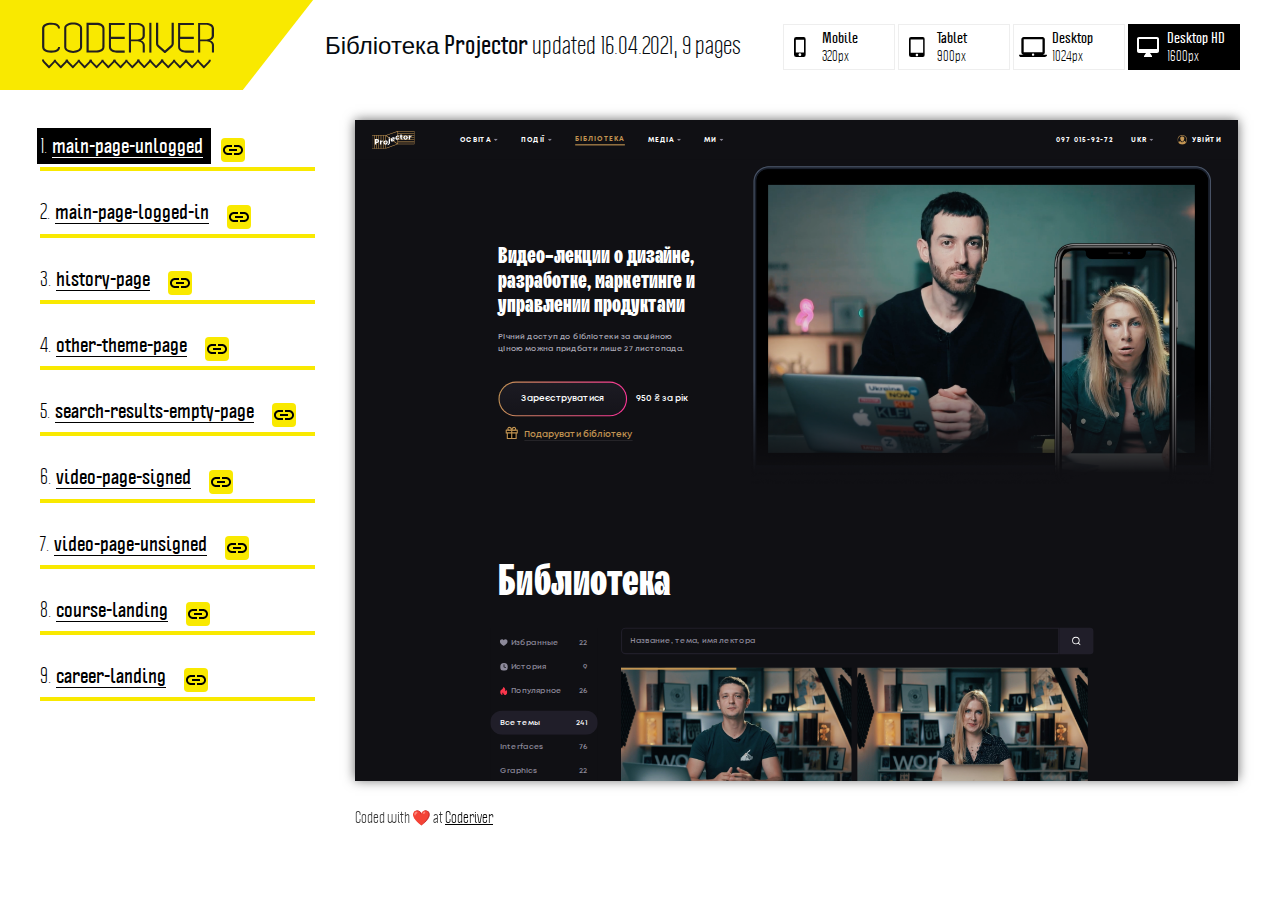
<file: index.html>
<!doctype html>
<html>
<head lang="en">
  <meta charset="UTF-8">
  <title>Бібліотека Projector</title>
  <style>
    *{margin:0;padding: 0;box-sizing: border-box}

    @font-face {
        font-family: 'Politica';
        src: url([data-uri]) format('woff');
        font-weight: normal;
        font-style: normal;

    }


    @font-face {
        font-family: 'PoliticaBold';
        src: url([data-uri]) format('woff');
        font-weight: normal;
        font-style: normal;
    }
    :root{
    	--main-color: #f9e900;
    }
    body {
      color: #333;
      margin: 0;
      padding: 0 40px;
      font-size: 20px;
      line-height: 1.6;
      font-family: 'Politica', serif;
    }
    .icon-logo { width: 3.66em; height: 1em; fill: #221F20; }
    .icon-desktop { width: 1.41em; height: 1em; fill: #000; }
    .icon-link { width: 2em; height: 1em; fill: #000; }
    .icon-mobile { width: 0.59em; height: 1em; fill: #000; }
    .icon-tablet { width: 0.79em; height: 1em; fill: #000; }
    .icon-watch { width: 0.67em; height: 1em; fill: #000; }
    .icon-wide { width: 1.1em; height: 1em; fill: #000; }

    section{
      width: 300px;
      padding: 30px 0;
    }

    .preview{
      position: fixed;
      right: 42px;
      top: 120px;
      left: 355px;
      bottom: 120px;
      
    }
    iframe{
		opacity: 1;
		box-shadow: 0 0 8px rgba(#000,.5);
		margin: 0 auto;
		transform-origin: 0 0;
		box-shadow: 0 0 20px rgba(0,0,0,.6);
    }


    .preview footer{
      position: absolute;
      bottom: -50px;
      right: 0;
      left: 0;
      padding: 0;
    }
    .preview footer a{
    	color: #000;
    }

    .pagelist{
      list-style-type: none;
      padding-top: 100px;
      width: 275px;
    }
    .pagelist li{
      margin-bottom: 25px;
    }
    .pagelist li:last-child{
    	margin-bottom: 0;
    }

    .pagelist__preview{
      display: inline-block;
      box-shadow: none;
      padding: 5px 20px;
      border: 1px solid #000;
      font-size: 13px;
      margin-top: 10px;
      text-transform: uppercase;
      text-shadow: none;
      font-size: 24px;
    }
    .pagelist__title{
      color: #000;
      text-decoration: none;
      padding: 5px 8px 5px 3px;
      position: relative;
      left: -3px;
    }
    .is-notready .pagelist__title{
      color: #aaaaaa;
      background: #fff;
      pointer-events: none;
    }
    .pagelist__title span{
      margin-right: 5px;
    }
    .pagelist__title em{
      font-style: normal;
      font-weight: normal;
      font-family: 'PoliticaBold',sans-serif;
      position: relative;
      display: inline-block;
    }
    .pagelist__title em:before{
      content: "";
      position: absolute;
      bottom: 4px;
      width: 100%;
      left: 0;
      border-top: 1px solid currentColor;
    }
    .pagelist__title.is-active{
      background: #000;
      color: #fff;
    }
    .pagelist__url{
      width: 24px;
      height: 24px;
      border-radius: 4px;
      background: #f9e900;
      background: var(--main-color);
      display: inline-block;
      position: relative;
      vertical-align: middle;
      margin-left: 4px;
    }
    .is-notready .pagelist__url{
      background: #eeeeee;
      pointer-events: none;
    }
    .pagelist__url .icon{
      fill: #000;
      font-size: 10px;
      position: absolute;
      top: 50%;
      left: 50%;
      transform: translate(-50%,-50%);
    }
    .is-notready .pagelist__url .icon{
      fill:#aaaaaa;
    }
    .pagelist__progress{
      height: 4px;
      background: #eeeeee;
      margin-top: 5px;
    }
    .pagelist__progress i{
      height: 4px;
      display: block;
      background: #f9e900;
      background: var(--main-color);
    }



    header{
      overflow: hidden;
      line-height: 1;
      /*height: 100px;*/
      height: 90px;
      position: fixed;
      top: 0;
      left: 0;
      right: 0;
      z-index: 200;
      background: #fff;
    }
    header h1{
      background: #f9e900;
      background: var(--main-color);
      height: 91px;
      position: relative;
      width: 242px;
      display: inline-block;
      vertical-align: top;
    }
    header h1:before{
      width: 200px;
      height: 200px;
      position: absolute;
      right: 0;
      bottom: 0;
      content: "";
      background: #f9e900;
      background: var(--main-color);
      transform: rotate(38deg);
      transform-origin: 100% 100%;
    }
    header h1 a{
      display: block;
      position: absolute;
      left: 42px;
      top: 22px;
      
    }
    header h1 .icon{
      font-size: 47px;
    }
    .header__updated{
      font-size: 24px;
      height: 90px;
      line-height: 90px;
      color: #050a0f;
      display: inline-block;
      vertical-align: top;
      margin-left: 80px;
    }
    .header__updated em{
      font-weight: normal;
      font-family: 'PoliticaBold',sans-serif;
      font-style: normal;
    }
    .types{
      position: absolute;
      right: 40px;
      top: 24px;
    }
    .types button,.types button:active{
      height: 46px;
      width: 112px;
      border: 1px solid #eee;
      background: #fff;
      font-size: 14px;
      color: #000;
      text-align: left;
      font-family: 'Politica', serif;
      padding-left: 38px;
      position: relative;
      outline: none;
    }
    .types strong{
      font-weight: normal;
      font-family: 'PoliticaBold',sans-serif;
    }
    .types .icon{
      position: absolute;
      top: 50%;
      left: 10px;
      transform: translate(0, -50%);
      font-size: 20px;
    }
    .types .icon-desktop{left: 5px;}
    .types .icon-wide{left: 8px;}

    .types button.is-active{
      border-color: #000;
      color: #fff;
      background: #000;
    }
    .types button.is-active .icon{
      color: #fff;
      fill: #fff;
    }
    .types span{
      display: block;
    }
    footer{
      font-size: 15px;
      text-align: center;
      padding: 20px 50px;
      text-align: left;
      margin-top: 100px;
    }
    @media (max-width: 1200px){
      .header__updated{
        position: absolute;
        right: 42px;
        bottom: 0;
        line-height: 1;
        height: auto;
        margin: 0;
        font-size: 14px;
      }
    }
    @media (max-width: 780px){
      body{
        padding: 0;
      }
      .preview iframe,.types{
        display: none;
      }
      .preview{
      	position: static;
      	text-align: center;
      }
      .preview footer{
      	position: static;
      	text-align: center;
      	margin: 0;
      	padding: 0 0 20px 0;
      }
      header{
        position: relative;
        height: auto;
        text-align: center;
      }
      header h1{
        display: block;
        width: auto;
        height: auto;
        padding: 20px 0 30px;
      }
      header h1 a{
        position: static;
      }
      header .icon{
        font-size: 30px;
      }
      .header__updated{
        display: block;
        text-align: center;
        font-size: 14px;
        line-height: 1;
        text-align: center;
        padding: 0;
        height: auto;
        margin: 0;
        position: absolute;
        bottom: 10px;
        left: 0;
        right: 0;
      }
      section{
        margin: 0;
        width: auto;
        padding: 0;
      }
      .pagelist{
        margin: 0;
        padding: 20px;
        width: auto;
      }
    }
  </style>
</head>
<body>
<svg style="display:none" xmlns="http://www.w3.org/2000/svg">
<symbol id="icon-desktop" viewBox="0 0 24 17">
    <title>
        Shape
    </title>
    <path d="M20 15c1.1 0 1.99-.9 1.99-2L22 2c0-1.1-.9-2-2-2H4C2.9 0 2 .9 2 2v11c0 1.1.9 2 2 2H0c0 1.1.9 2 2 2h20c1.1 0 2-.9 2-2h-4zM4 2h16v11H4V2zm8 14c-.55 0-1-.45-1-1s.45-1 1-1 1 .45 1 1-.45 1-1 1z" fill-rule="evenodd"/>
</symbol><symbol id="icon-link" viewBox="0 0 20 10">
    <title>
        Shape
    </title>
    <path d="M1.9 5c0-1.71 1.39-3.1 3.1-3.1h4V0H5C2.24 0 0 2.24 0 5s2.24 5 5 5h4V8.1H5C3.29 8.1 1.9 6.71 1.9 5zM6 6h8V4H6v2zm9-6h-4v1.9h4c1.71 0 3.1 1.39 3.1 3.1 0 1.71-1.39 3.1-3.1 3.1h-4V10h4c2.76 0 5-2.24 5-5s-2.24-5-5-5z" fill-rule="evenodd"/>
</symbol><symbol id="icon-logo" viewBox="0 0 172 47">
    <title>
        Page 1
    </title>
    <path d="M18.1 25c0 2.8-2 4.5-4.7 5.3-2.3.6-6.1.6-8.3 0-2.8-.7-4.9-2.5-5-5.3V6.4C.1 3.3 2.7 1.5 5.8.9c2.3-.4 5.7-.4 7.9.3C16.2 2 18 3.7 18 6.4h-2c0-1.6-1.2-2.6-2.8-3.2-2-.6-4.9-.6-6.9-.3-2.2.4-4 1.6-4 3.4v18.6c0 1.7 1.5 2.8 3.4 3.3 2 .5 5.2.5 7.2 0 1.8-.5 3.2-1.6 3.2-3.2h2z"/>
    <path d="M22.2 6.2c0-7.6 17.9-7.6 17.9 0v18.9c0 7.7-17.9 7.7-17.9 0V6.2zM38 25V6.3c0-5-13.7-5-13.7 0V25c0 .6 0 .9.1 1.1 1.3 3.7 12.1 3.7 13.3 0 .3-.2.3-.6.3-1.1z"/>
    <path d="M44.5 30.6V.8h10.3c3.4 0 7.7 1.7 7.7 5.7v18.3c0 4.1-4.4 5.8-8 5.8h-10zm15.9-24C60.4 4.1 57 3 54.8 3h-8.1v25.5h7.9c2 0 5-.7 5.7-2.7.2-.9.1-15.6.1-19.2z"/>
    <path d="M69 14.7h13.7v2.2H69c0 1.4-.1 8.1.2 9 .7 2 3.7 2.7 5.6 2.7h7.9v2.2h-7.9c-3.6 0-7.9-1.7-7.9-5.7v-24h15.8V3H69v11.7z"/>
    <path d="M89 19.2v11.4h-2.1V.9h8c1 0 7.9.1 7.9 5.7v7.1c0 2.3-1.7 4.2-4 4.7 2.2.5 4 2.3 4 4.6v7.6h-2.1V23c0-2.9-3.8-3.8-5.9-3.8H89zm11.7-12.6c0-2.7-3.6-3.8-5.8-3.8H89v14.6h5.7c2.3 0 5.9-.7 5.9-3.7V6.6z"/>
    <path d="M109.4.8v29.8h-2.1V.8h2.1z"/>
    <g>
        <path d="M122.4 31l-6.8-6c-1.3-1.1-1.6-2.3-1.6-3.9V.8h2.2v20.3c0 1.1 0 1.4.8 2.2l5.9 5.3 5.9-5.3c.8-.8.8-1.1.8-2.2V.8h2.2V21c0 1.6-.3 2.7-1.6 3.9l-6.8 6h-1z"/>
        <path d="M138.1 14.7h13.7v2.2h-13.7c0 1.4-.1 8.1.2 9 .7 2 3.7 2.7 5.7 2.7h7.9v2.2H144c-3.6 0-7.9-1.7-7.9-5.7v-24h15.8V3h-13.7v11.7z"/>
        <path d="M158.2 19.2v11.4h-2.1V.9h8c1 0 7.9.1 7.9 5.7v7.1c0 2.3-1.7 4.2-4 4.7 2.2.5 4 2.3 4 4.6v7.6h-2.1V23c0-2.9-3.8-3.8-5.9-3.8h-5.8zm11.6-12.6c0-2.7-3.6-3.8-5.8-3.8h-5.9v14.6h5.7c2.3 0 5.9-.7 5.9-3.7V6.6z"/>
    </g>
    <path d="M6.6 46.2l-5-5.1C.3 39.7 0 39 0 37.6h2c0 .8.1 1.1.7 1.7L7 43.8l4.2-4.4c.6-.6.7-.9.7-1.7h2c0 .8.1 1.1.7 1.7l4.2 4.4 4.2-4.4c.6-.6.7-.9.7-1.7h2.1c0 1.4-.3 2.1-1.6 3.4l-5 5.1h-.8l-5.5-5.9-5.5 5.9h-.8z"/>
    <path d="M30.5 46.2l-5-5.1c-1.3-1.3-1.6-2.1-1.6-3.4H26c0 .8.1 1.1.7 1.7l4.2 4.4 4.2-4.4c.6-.6.7-.9.7-1.7h2c0 .8.1 1.1.7 1.7l4.2 4.4 4.2-4.4c.6-.6.7-.9.7-1.7h2c0 1.4-.3 2.1-1.6 3.4l-5 5.1h-.8l-5.5-5.9-5.5 5.9h-.7z"/>
    <path d="M54.3 46.2l-5-5.1c-1.3-1.3-1.6-2.1-1.6-3.4h2c0 .8.1 1.1.7 1.7l4.2 4.4 4.2-4.4c.6-.6.7-.9.7-1.7h2c0 .8.1 1.1.7 1.7l4.2 4.4 4.2-4.4c.6-.6.7-.9.7-1.7h2c0 1.4-.3 2.1-1.6 3.4l-5 5.1h-.8l-5.5-5.9-5.5 5.9h-.6z"/>
    <path d="M78.2 46.2l-5-5.1c-1.3-1.3-1.6-2.1-1.6-3.4h2c0 .8.1 1.1.7 1.7l4.2 4.4 4.2-4.4c.6-.6.7-.9.7-1.7h2c0 .8.1 1.1.7 1.7l4.2 4.4 4.2-4.4c.6-.6.7-.9.7-1.7h2.1c0 1.4-.3 2.1-1.6 3.4l-5 5.1H90l-5.5-5.9-5.5 5.9h-.8z"/>
    <path d="M102 46.2L97 41c-1.3-1.3-1.6-2.1-1.6-3.4h2c0 .8.1 1.1.7 1.7l4.2 4.4 4.2-4.4c.6-.6.7-.9.7-1.7h2c0 .8.1 1.1.7 1.7l4.2 4.4 4.2-4.4c.6-.6.7-.9.7-1.7h2.1c0 1.4-.3 2.1-1.6 3.4l-5 5.1h-.8l-5.5-5.9-5.5 5.9h-.7z"/>
    <path d="M125.9 46.2l-5-5.1c-1.3-1.3-1.6-2.1-1.6-3.4h2c0 .8.1 1.1.7 1.7l4.2 4.4 4.2-4.4c.6-.6.7-.9.7-1.7h2c0 .8.1 1.1.7 1.7l4.2 4.4 4.2-4.4c.6-.6.7-.9.7-1.7h2.1c0 1.4-.3 2.1-1.6 3.4l-5 5.1h-.8l-5.5-5.9-5.5 5.9h-.7z"/>
    <path d="M149.7 46.2l-5-5.1c-1.3-1.3-1.6-2.1-1.6-3.4h2.1c0 .8.1 1.1.7 1.7l4.2 4.4 4.2-4.4c.6-.6.7-.9.7-1.7h2c0 .8.1 1.1.7 1.7l4.2 4.4 4.2-4.4c.6-.6.7-.9.7-1.7h2c0 1.4-.3 2.1-1.6 3.4l-5 5.1h-.8l-5.5-5.9-5.5 5.9h-.7z"/>
</symbol><symbol id="icon-mobile" viewBox="0 0 13 22">
    <title>
        Shape
    </title>
    <path d="M10.5 0h-8A2.5 2.5 0 0 0 0 2.5v17A2.5 2.5 0 0 0 2.5 22h8a2.5 2.5 0 0 0 2.5-2.5v-17A2.5 2.5 0 0 0 10.5 0zm-4 21c-.83 0-1.5-.67-1.5-1.5S5.67 18 6.5 18s1.5.67 1.5 1.5S7.33 21 6.5 21zm4.5-4H2V3h9v14z" fill-rule="evenodd"/>
</symbol><symbol id="icon-tablet" viewBox="0 0 19 24">
    <title>
        Shape
    </title>
    <path d="M16.5 0h-14A2.5 2.5 0 0 0 0 2.5v19A2.5 2.5 0 0 0 2.5 24h14a2.5 2.5 0 0 0 2.5-2.5v-19A2.5 2.5 0 0 0 16.5 0zm-7 23c-.83 0-1.5-.67-1.5-1.5S8.67 20 9.5 20s1.5.67 1.5 1.5-.67 1.5-1.5 1.5zm7.5-4H2V3h15v16z" fill-rule="evenodd"/>
</symbol><symbol id="icon-watch" viewBox="0 0 16 24">
    <title>
        Shape
    </title>
    <path d="M16 12c0-2.54-1.19-4.81-3.04-6.27L12 0H4l-.95 5.73A7.94 7.94 0 0 0 0 12a7.94 7.94 0 0 0 3.05 6.27L4 24h8l.96-5.73A7.976 7.976 0 0 0 16 12zM2 12c0-3.31 2.69-6 6-6s6 2.69 6 6-2.69 6-6 6-6-2.69-6-6z" fill-rule="evenodd"/>
</symbol><symbol id="icon-wide" viewBox="0 0 22 20">
    <title>
        Shape
    </title>
    <path d="M20 0H2C.9 0 0 .9 0 2v12c0 1.1.9 2 2 2h7l-2 3v1h8v-1l-2-3h7c1.1 0 2-.9 2-2V2c0-1.1-.9-2-2-2zm0 12H2V2h18v10z" fill-rule="evenodd"/>
</symbol></svg>
  <header class="header">
    <h1><a href="http://riverco.de">
      <svg class="icon icon-logo"><use xlink:href="#icon-logo"></use></svg>
    </a></h1>
    
    <div class="header__updated"><em>Бібліотека Projector</em> updated 16.04.2021, 9 pages</div>
    <nav class="types">
      <button data-mode="mobile" data-width="320">
        <svg class="icon icon-mobile"><use xlink:href="#icon-mobile"></use></svg>
        <strong>Mobile</strong>
        <span>320px</span>
      </button>
      <button data-mode="ipad" data-width="900">
        <svg class="icon icon-tablet"><use xlink:href="#icon-tablet"></use></svg>
        <strong>Tablet</strong>
        <span>900px</span></button>
      <button data-mode="desktop" data-width="1024">
        <svg class="icon icon-desktop"><use xlink:href="#icon-desktop"></use></svg>
        <strong>Desktop</strong>
        <span>1024px</span></button>
      <button data-mode="wide" class="is-active" data-width="1600">
        <svg class="icon icon-wide"><use xlink:href="#icon-wide"></use></svg>
        <strong>Desktop HD</strong>
        <span>1600px</span>
      </button>
    </nav>
  </header>
  <section>
    <ol class="pagelist">
      
      
          <li >

                <a class="pagelist__title  is-active " target="_blank" href="main-page-unlogged.html"><span>1.</span><em>main-page-unlogged</em></a>
                <a href="main-page-unlogged.html" class="pagelist__url">
                  <svg class="icon icon-link"><use xlink:href="#icon-link"></use></svg>
                </a>
                
                <div class="pagelist__progress">
                  
                  <i style="width:100%"></i>
                </div>

          </li>
        
          <li >

                <a class="pagelist__title " target="_blank" href="main-page-logged-in.html"><span>2.</span><em>main-page-logged-in</em></a>
                <a href="main-page-logged-in.html" class="pagelist__url">
                  <svg class="icon icon-link"><use xlink:href="#icon-link"></use></svg>
                </a>
                
                <div class="pagelist__progress">
                  
                  <i style="width:100%"></i>
                </div>

          </li>
        
          <li >

                <a class="pagelist__title " target="_blank" href="history-page.html"><span>3.</span><em>history-page</em></a>
                <a href="history-page.html" class="pagelist__url">
                  <svg class="icon icon-link"><use xlink:href="#icon-link"></use></svg>
                </a>
                
                <div class="pagelist__progress">
                  
                  <i style="width:100%"></i>
                </div>

          </li>
        
          <li >

                <a class="pagelist__title " target="_blank" href="other-theme-page.html"><span>4.</span><em>other-theme-page</em></a>
                <a href="other-theme-page.html" class="pagelist__url">
                  <svg class="icon icon-link"><use xlink:href="#icon-link"></use></svg>
                </a>
                
                <div class="pagelist__progress">
                  
                  <i style="width:100%"></i>
                </div>

          </li>
        
          <li >

                <a class="pagelist__title " target="_blank" href="search-results-empty-page.html"><span>5.</span><em>search-results-empty-page</em></a>
                <a href="search-results-empty-page.html" class="pagelist__url">
                  <svg class="icon icon-link"><use xlink:href="#icon-link"></use></svg>
                </a>
                
                <div class="pagelist__progress">
                  
                  <i style="width:100%"></i>
                </div>

          </li>
        
          <li >

                <a class="pagelist__title " target="_blank" href="video-page-signed.html"><span>6.</span><em>video-page-signed</em></a>
                <a href="video-page-signed.html" class="pagelist__url">
                  <svg class="icon icon-link"><use xlink:href="#icon-link"></use></svg>
                </a>
                
                <div class="pagelist__progress">
                  
                  <i style="width:100%"></i>
                </div>

          </li>
        
          <li >

                <a class="pagelist__title " target="_blank" href="video-page-unsigned.html"><span>7.</span><em>video-page-unsigned</em></a>
                <a href="video-page-unsigned.html" class="pagelist__url">
                  <svg class="icon icon-link"><use xlink:href="#icon-link"></use></svg>
                </a>
                
                <div class="pagelist__progress">
                  
                  <i style="width:100%"></i>
                </div>

          </li>
        
          <li >

                <a class="pagelist__title " target="_blank" href="course-landing.html"><span>8.</span><em>course-landing</em></a>
                <a href="course-landing.html" class="pagelist__url">
                  <svg class="icon icon-link"><use xlink:href="#icon-link"></use></svg>
                </a>
                
                <div class="pagelist__progress">
                  
                  <i style="width:100%"></i>
                </div>

          </li>
        
          <li >

                <a class="pagelist__title " target="_blank" href="career-landing.html"><span>9.</span><em>career-landing</em></a>
                <a href="career-landing.html" class="pagelist__url">
                  <svg class="icon icon-link"><use xlink:href="#icon-link"></use></svg>
                </a>
                
                <div class="pagelist__progress">
                  
                  <i style="width:100%"></i>
                </div>

          </li>
        
  
    </ol>
  </section>

  <aside class="preview" id="preview-wrapper">
    
    <iframe id="preview"  width="1600" height="600" src="main-page-unlogged.html"  frameborder="0"></iframe>
    <footer>
      <p>Coded with ❤️ at <a href="http://riverco.de">Coderiver</a></p>
    </footer>
  </aside>


  <script>
    var navs = document.querySelectorAll('button');
    var body = document.querySelectorAll('body')[0];
    var previewButtons = document.querySelectorAll('.pagelist__title');
    var iframe = document.getElementById('preview');
    var previewWrapper = document.getElementById('preview-wrapper');
    // colors
    var colors = ['#f9e900','#ddd','#afd702','#add8e6','#f03a96'];

    if(localStorage.getItem('main-color')){
    	document.documentElement.style.setProperty(`--main-color`, localStorage.getItem('main-color'));
    }

    body.addEventListener('dblclick', function(event) {
    	colors = colors.concat(colors.splice(0,1));
    	document.documentElement.style.setProperty(`--main-color`, colors[0]);
    	localStorage.setItem('main-color', colors[0]);
    });
    // end colors

    function removeActive(){
      [].forEach.call(previewButtons, function(button) {
        button.classList.remove('is-active');
      });
    }

    function getScrollbarWidth() {
        var outer = document.createElement("div");
        outer.style.visibility = "hidden";
        outer.style.width = "100px";
        outer.style.msOverflowStyle = "scrollbar"; // needed for WinJS apps

        document.body.appendChild(outer);

        var widthNoScroll = outer.offsetWidth;
        // force scrollbars
        outer.style.overflow = "scroll";

        // add innerdiv
        var inner = document.createElement("div");
        inner.style.width = "100%";
        outer.appendChild(inner);        

        var widthWithScroll = inner.offsetWidth;

        // remove divs
        outer.parentNode.removeChild(outer);

        return widthNoScroll - widthWithScroll;
    }
    var  scrollbarwidth = getScrollbarWidth();

    [].forEach.call(previewButtons, function(button) {
      button.addEventListener('click', function(event) {
      	
      	if(window.innerWidth < 780){return;}
        event.preventDefault();
        removeActive();
        var el = event.currentTarget;
        el.classList.add('is-active');
        iframe.src = el.href;
      }, false);
    });

    
    var mode = 'wide';
    [].forEach.call(navs, function(nav) {
      nav.addEventListener('click', function(event) {
          event.preventDefault();
          mode = event.currentTarget.dataset.mode;
          iframe.style.width = parseInt(event.currentTarget.getAttribute('data-width')) + parseInt(scrollbarwidth) + 'px';

          body.setAttribute('data-mode','is-' + mode);


          [].forEach.call(navs, function(nav) {
            nav.classList.remove('is-active');
          })
          event.currentTarget.classList.add('is-active');

          setIframeWidth();
      }, false);

      function setIframeWidth(){
        // getting preview area width
        var pwidth = previewWrapper.offsetWidth;
        var pheight = previewWrapper.offsetHeight;

        // iframe width
        var iwidth = iframe.offsetWidth;
        var iheight = iframe.offsetHeight;

        var scaleV = pheight/iheight;
        var scaleH = pwidth/iwidth;

        if(mode=='mobile'){
          iframe.style.transform = 'scale('+ 1 +')';
          iframe.style.height =  pheight + 'px';

          
          return;
        }
        if(scaleH>1){scaleH = 1;}
        iframe.style.transform = 'scale('+ scaleH +')';

        iframe.style.height =  pheight/scaleH + 'px';
        // console.log(pheight*(2 - scaleV) + 'px');

        var realheight = iframe.getBoundingClientRect().height;

        if(realheight>pheight){
          iframe.style.transform = 'scale('+ scaleV +')';
        }



        console.log(scaleV,scaleH);
      }

      setIframeWidth();
      // resize event
      window.addEventListener("resize", function(){
        setIframeWidth();
      });


    });
  </script>
  
</body>
</html>
</file>
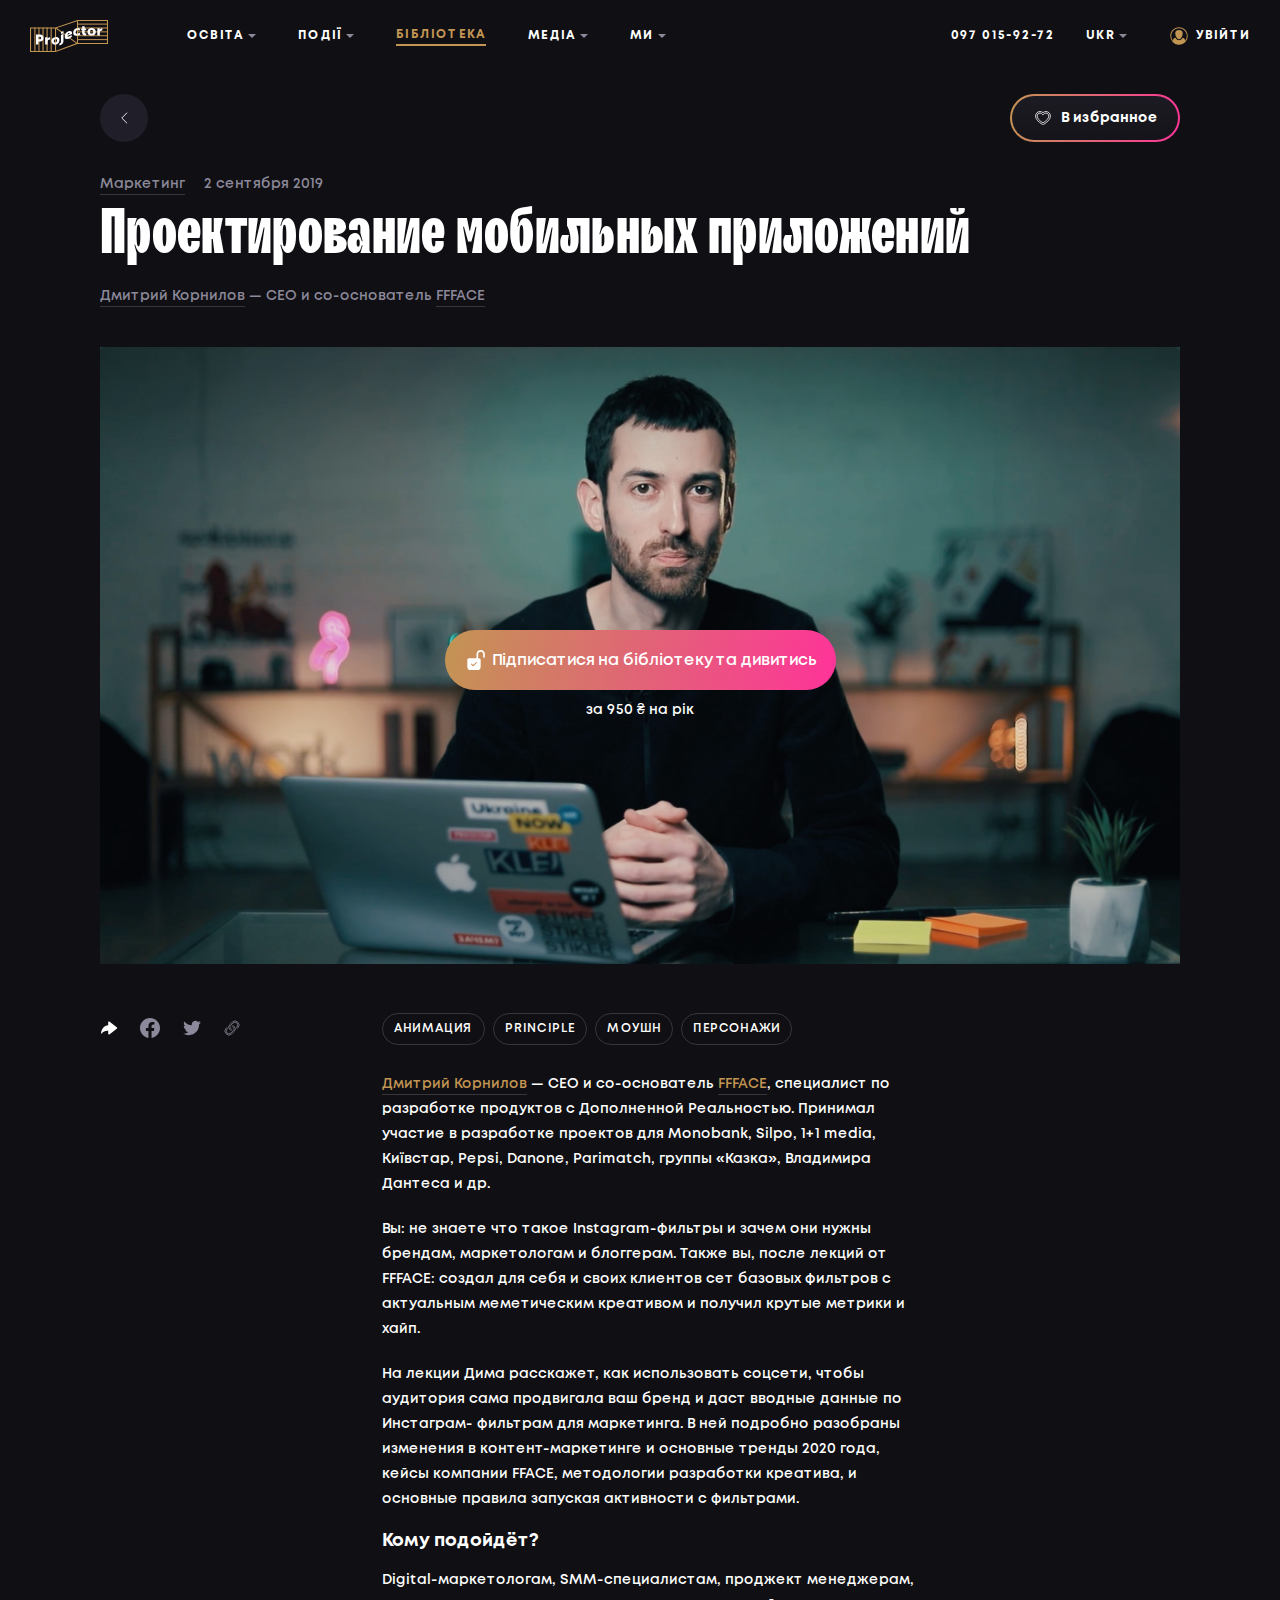
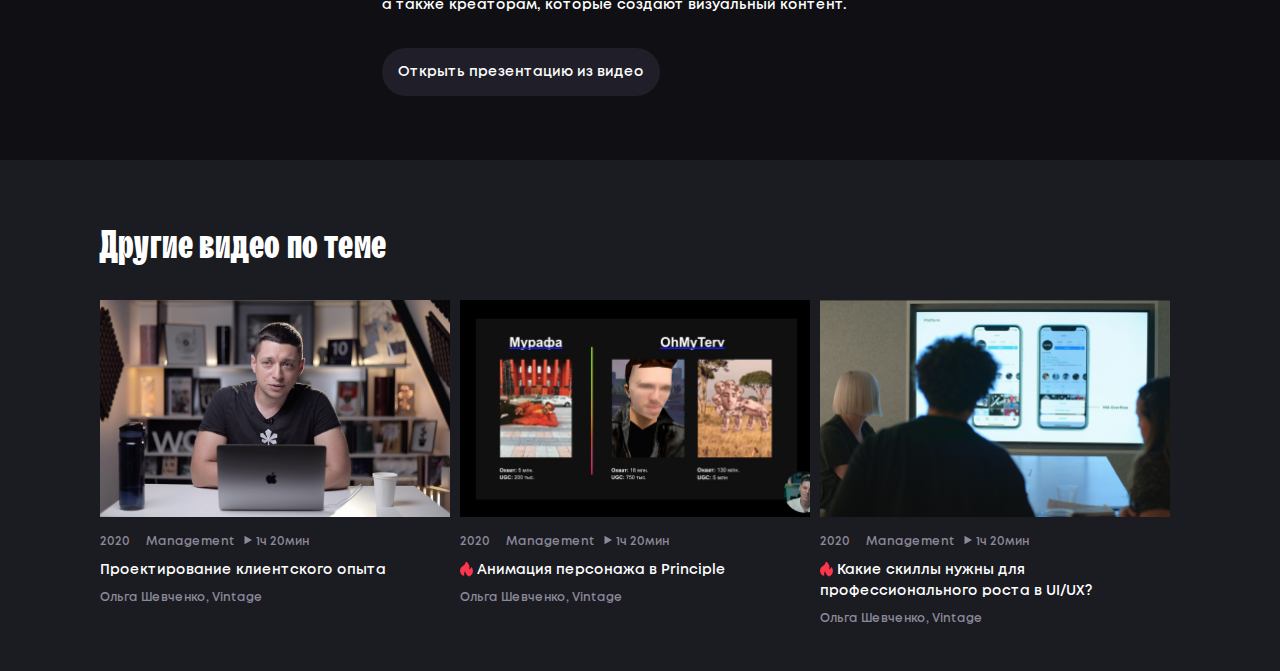
<file: gift-page.html>
<!doctype html>
<html>
  <head>
    <meta charset="utf-8" />
    <title>Video page - Unsigned</title>
    <meta http-equiv="X-UA-Compatible" content="IE=Edge" />
    <meta name="viewport" content="width=device-width, initial-scale=1" />
    <meta name="theme-color" content="#fff" />
    <meta name="format-detection" content="telephone=no" />
    <link rel="stylesheet" media="all" href="css/app.css" />
  </head>
  <body>
    <div class="overlay js-overlay"></div>
    <!-- BEGIN content -->
    <div class="out">
      <!-- begin header -->
      <header class="header js-header">
        <div class="skip-content" id="skip">
          <a class="skip-content__link" href="#content" tabindex="1">Skip to Main Content (Press Enter)</a>
        </div>
        <div class="header__container container container_wider">
          <a href="#" class="header__logo logo">
            <img class="logo__image" src="./img/logo.svg" alt="Логотип Projector" />
          </a>
          <button class="header__burger js-burger" type="button" aria-label="Открыть меню">
            <svg class="icon icon-burger">
              <use xlink:href="img/sprite.svg#icon-burger"></use>
            </svg>
          </button>
          <button class="header__close js-close" type="button" aria-label="Закрыть меню">
            <svg class="icon icon-close-menu">
              <use xlink:href="img/sprite.svg#icon-close-menu"></use>
            </svg>
          </button>
          <div class="header__inner js-menu-inner">
            <button class="header__login header__login_mob js-open-popup-button" type="button" data-popup="login">
              <svg class="icon icon-user">
                <use xlink:href="img/sprite.svg#icon-user"></use>
              </svg>
              <span class="js-login">Увійти</span>
            </button>
            <nav class="header__menu menu js-menu">
              <ul class="menu__list">
                <li class="menu__point  js-menu-point-with-sublist ">
                  <a class="menu__link" tabindex="1"> Освіта <svg class="icon icon-arrow-down">
                      <use xlink:href="img/sprite.svg#icon-arrow-down"></use>
                    </svg>
                  </a>
                  <ul class="menu__sublist js-sublist">
                    <li class="menu__subpoint js-menu-point">
                      <a class="menu__subpoint-link" href="#">
                        <div class="menu__subpoint-image">
                          <img class="menu__subpoint-pic" src="./img/study-image.jpg" alt="Освіта" />
                        </div>
                        <div class="menu__subpoint-text">
                          <span class="menu__subpoint-name">Онлайн-курси</span>
                          <span class="menu__subpoint-subtext">для розвитку в професії</span>
                        </div>
                      </a>
                    </li>
                    <li class="menu__subpoint js-menu-point">
                      <a class="menu__subpoint-link" href="#">
                        <div class="menu__subpoint-text">
                          <span class="menu__subpoint-name">Гуманітаріум</span>
                        </div>
                      </a>
                    </li>
                    <li class="menu__subpoint js-menu-point">
                      <a class="menu__subpoint-link" href="#">
                        <div class="menu__subpoint-text">
                          <span class="menu__subpoint-name">Курси для школярів</span>
                        </div>
                      </a>
                    </li>
                  </ul>
                </li>
                <li class="menu__point  js-menu-point-with-sublist ">
                  <a class="menu__link" tabindex="1"> Події <svg class="icon icon-arrow-down">
                      <use xlink:href="img/sprite.svg#icon-arrow-down"></use>
                    </svg>
                  </a>
                  <ul class="menu__sublist js-sublist">
                    <li class="menu__subpoint js-menu-point">
                      <a class="menu__subpoint-link" href="#">
                        <div class="menu__subpoint-image">
                          <img class="menu__subpoint-pic" src="./img/events-image.jpg" alt="Події" />
                        </div>
                        <div class="menu__subpoint-text">
                          <span class="menu__subpoint-name">Whatabout</span>
                          <span class="menu__subpoint-subtext">global creative community</span>
                        </div>
                        <svg class="icon icon-arrow-open">
                          <use xlink:href="img/sprite.svg#icon-arrow-open"></use>
                        </svg>
                      </a>
                    </li>
                    <li class="menu__subpoint js-menu-point">
                      <a class="menu__subpoint-link" href="#">
                        <div class="menu__subpoint-text">
                          <span class="menu__subpoint-name">Kruрa</span>
                        </div>
                        <svg class="icon icon-arrow-open">
                          <use xlink:href="img/sprite.svg#icon-arrow-open"></use>
                        </svg>
                      </a>
                    </li>
                    <li class="menu__subpoint js-menu-point">
                      <a class="menu__subpoint-link" href="#">
                        <div class="menu__subpoint-text">
                          <span class="menu__subpoint-name">OFFF Kyiv</span>
                        </div>
                        <svg class="icon icon-arrow-open">
                          <use xlink:href="img/sprite.svg#icon-arrow-open"></use>
                        </svg>
                      </a>
                    </li>
                    <li class="menu__subpoint js-menu-point">
                      <a class="menu__subpoint-link" href="#">
                        <div class="menu__subpoint-text">
                          <span class="menu__subpoint-name">Воркшопи і лекції</span>
                        </div>
                      </a>
                    </li>
                  </ul>
                </li>
                <li class="menu__point  is-active js-menu-point ">
                  <a class="menu__link" href="main-page-unlogged.html" tabindex="1">Бібліотека</a>
                </li>
                <li class="menu__point  js-menu-point-with-sublist ">
                  <a class="menu__link" tabindex="1"> Медіа <svg class="icon icon-arrow-down">
                      <use xlink:href="img/sprite.svg#icon-arrow-down"></use>
                    </svg>
                  </a>
                  <ul class="menu__sublist js-sublist">
                    <li class="menu__subpoint js-menu-point">
                      <a class="menu__subpoint-link" href="#">
                        <div class="menu__subpoint-image">
                          <img class="menu__subpoint-pic" src="./img/events-image.jpg" alt="Медіа" />
                        </div>
                        <div class="menu__subpoint-text">
                          <span class="menu__subpoint-name">Telegraf</span>
                          <span class="menu__subpoint-subtext">провідне українське дизайн-медіа</span>
                        </div>
                        <svg class="icon icon-arrow-open">
                          <use xlink:href="img/sprite.svg#icon-arrow-open"></use>
                        </svg>
                      </a>
                    </li>
                    <li class="menu__subpoint js-menu-point">
                      <a class="menu__subpoint-link" href="#">
                        <div class="menu__subpoint-text">
                          <span class="menu__subpoint-name">Рrjctr Mag</span>
                        </div>
                        <svg class="icon icon-arrow-open">
                          <use xlink:href="img/sprite.svg#icon-arrow-open"></use>
                        </svg>
                      </a>
                    </li>
                    <li class="menu__subpoint js-menu-point">
                      <a class="menu__subpoint-link" href="#">
                        <div class="menu__subpoint-text">
                          <span class="menu__subpoint-name">Youtube</span>
                        </div>
                        <svg class="icon icon-arrow-open">
                          <use xlink:href="img/sprite.svg#icon-arrow-open"></use>
                        </svg>
                      </a>
                    </li>
                    <li class="menu__subpoint js-menu-point">
                      <a class="menu__subpoint-link" href="#">
                        <div class="menu__subpoint-icon">
                          <svg class="icon icon-facebook">
                            <use xlink:href="img/sprite.svg#icon-facebook"></use>
                          </svg>
                        </div>
                        <div class="menu__subpoint-text">
                          <span class="menu__subpoint-name">Новини, роботи, люди</span>
                        </div>
                        <svg class="icon icon-arrow-open">
                          <use xlink:href="img/sprite.svg#icon-arrow-open"></use>
                        </svg>
                      </a>
                    </li>
                    <li class="menu__subpoint js-menu-point">
                      <a class="menu__subpoint-link" href="#">
                        <div class="menu__subpoint-icon">
                          <svg class="icon icon-telegram">
                            <use xlink:href="img/sprite.svg#icon-telegram"></use>
                          </svg>
                        </div>
                        <div class="menu__subpoint-text">
                          <span class="menu__subpoint-name">Вакансії та анонси</span>
                        </div>
                        <svg class="icon icon-arrow-open">
                          <use xlink:href="img/sprite.svg#icon-arrow-open"></use>
                        </svg>
                      </a>
                    </li>
                    <li class="menu__subpoint js-menu-point">
                      <a class="menu__subpoint-link" href="#">
                        <div class="menu__subpoint-icon">
                          <svg class="icon icon-instagram">
                            <use xlink:href="img/sprite.svg#icon-instagram"></use>
                          </svg>
                        </div>
                        <div class="menu__subpoint-text">
                          <span class="menu__subpoint-name">Візуальне життя школи </span>
                        </div>
                        <svg class="icon icon-arrow-open">
                          <use xlink:href="img/sprite.svg#icon-arrow-open"></use>
                        </svg>
                      </a>
                    </li>
                  </ul>
                </li>
                <li class="menu__point  js-menu-point-with-sublist ">
                  <a class="menu__link" tabindex="1"> Ми <svg class="icon icon-arrow-down">
                      <use xlink:href="img/sprite.svg#icon-arrow-down"></use>
                    </svg>
                  </a>
                  <ul class="menu__sublist js-sublist">
                    <li class="menu__subpoint js-menu-point">
                      <a class="menu__subpoint-link" href="#">
                        <div class="menu__subpoint-image">
                          <img class="menu__subpoint-pic" src="./img/we-image.jpg" alt="Ми" />
                        </div>
                        <div class="menu__subpoint-text">
                          <span class="menu__subpoint-name">Про Рrojector</span>
                          <span class="menu__subpoint-subtext">історія і головні ідеї школи</span>
                        </div>
                      </a>
                    </li>
                    <li class="menu__subpoint js-menu-point">
                      <a class="menu__subpoint-link" href="#">
                        <div class="menu__subpoint-text">
                          <span class="menu__subpoint-name">Люди</span>
                        </div>
                      </a>
                    </li>
                    <li class="menu__subpoint js-menu-point">
                      <a class="menu__subpoint-link" href="#">
                        <div class="menu__subpoint-text">
                          <span class="menu__subpoint-name">Співпраця</span>
                        </div>
                      </a>
                    </li>
                    <li class="menu__subpoint js-menu-point">
                      <a class="menu__subpoint-link" href="#">
                        <div class="menu__subpoint-text">
                          <span class="menu__subpoint-name">Контакти</span>
                        </div>
                      </a>
                    </li>
                  </ul>
                </li>
              </ul>
            </nav>
            <div class="header__actions">
              <a class="header__phone" href="tel:0970159272" tabindex="1">097 015-92-72</a>
              <form class="header__languages js-languages" action="#" method="get">
                <button class="header__languages-button js-languages-button" type="button" aria-label="Выбор языка" tabindex="1">
                  <span class="header__languages-text js-languages-text">UKR</span>
                  <svg class="icon icon-arrow-down">
                    <use xlink:href="img/sprite.svg#icon-arrow-down"></use>
                  </svg>
                </button>
                <ul class="header__languages-list js-languages-options">
                  <li class="header__languages-item js-languages-item">RU</li>
                  <li class="header__languages-item js-languages-item">ENG</li>
                </ul>
                <select class="header__languages-select js-languages-hidden" id="languages" name="languages" required>
                  <option value="UKR">UKR</option>
                  <option value="RU">RU</option>
                  <option value="ENG">ENG</option>
                </select>
              </form>
              <button class="header__login js-open-popup-button" type="button" data-popup="login" tabindex="1">
                <svg class="icon icon-user">
                  <use xlink:href="img/sprite.svg#icon-user"></use>
                </svg>
                <span>Увійти</span>
              </button>
            </div>
          </div>
        </div>
      </header>
      <!-- end header -->
      <script>
        function getQueryVariable(variable)
        {
          var query = window.location.search.substring(1);
          var vars = query.split('&');
          for (var i = 0; i < vars.length; i++)
          {
            var pair = vars[i].split('=');
            if (decodeURIComponent(pair[0]) == variable)
            {
              return decodeURIComponent(pair[1]);
            }
          }
          console.log('Query variable %s not found', variable);
        }
        // componentDidMount() {
        //     const params = queryString.parse(history.location.search);
        //     if (Object.keys(params).length) {
        //       for (let key in params) {
        //         if (key.toLocaleLowerCase() === 'code' && params[key].length > 0) {
        //           this.props.setFieldValue('promocode', params[key]);
        //         }
        //       }
        //     }
        //   }

      </script>
      <div class="container container_padding-small">
        <main class="main main_video" id="content">
          <!-- begin pagination-top -->
          <div class="pagination-top">
            <a class="pagination-top__back-button back-button" href="main-page-unlogged.html">
              <svg class="icon icon-arrow-left-white-custom">
                <use xlink:href="img/sprite.svg#icon-arrow-left-white-custom"></use>
              </svg>
            </a>
            <div class="pagination-top__like-button button button_smaller button_bold">
              <button class="button__link js-open-popup-button" type="button" data-popup="like">
                <svg class="icon icon-heart-outline">
                  <use xlink:href="img/sprite.svg#icon-heart-outline"></use>
                </svg> В избранное </button>
            </div>
          </div>
          <!-- end pagination-top -->
          <!-- begin video-content -->
          <section class="video-content">
            <div class="video-content__data">
              <a class="video-content__link link" href="#">Маркетинг</a>
              <span>2 сентября 2019</span>
            </div>
            <h2 class="video-content__title title title_smaller title_smaller_mob">Проектирование мобильных приложений</h2>
            <p class="video-content__data video-content__data_margin"><a class="link link_hover" href="#">Дмитрий Корнилов</a> — CEO и со-основатель <a class="link" href="#">FFFACE</a></p>
            <div class="video-content__video-block">
              <div class="video-content__cover video-content__cover_shadow">
                <picture>
                  <source media="(min-width: 1024px)" srcset="./img/image@2x.jpg" />
                  <source media="(min-width: 500px)" srcset="./img/image.jpg" />
                  <source media="(min-width: 320px)" srcset="./img/image-mobile.jpg" />
                  <img src="./img/image@2x.jpg" alt="Фото лектора" />
                </picture>
                <div class="video-content__action">
                  <div class="video-content__container">
                    <button class="video-content__button video-content__button_margin button button_wider js-open-popup-button" type="button" data-popup="subscribe">
                      <span class="button__content">
                        <svg class="icon icon-lock">
                          <use xlink:href="img/sprite.svg#icon-lock"></use>
                        </svg> Підписатися <span class="button__text">на бібліотеку</span> та дивитись </span>
                    </button>
                    <span>за 950 ₴ на рік</span>
                  </div>
                </div>
              </div>
            </div>
            <div class="video-content__inner">
              <ul class="video-content__socials socials">
                <li class="socials__share" aria-label="Поделиться видео">
                  <svg class="icon icon-share">
                    <use xlink:href="img/sprite.svg#icon-share"></use>
                  </svg>
                </li>
                <li class="socials__item">
                  <button class="socials__button" type="button" aria-label="Поделиться в Facebook">
                    <svg class="icon icon-facebook-circle">
                      <use xlink:href="img/sprite.svg#icon-facebook-circle"></use>
                    </svg>
                  </button>
                </li>
                <li class="socials__item">
                  <button class="socials__button" type="button" aria-label="Поделиться в Twitter">
                    <svg class="icon icon-twitter">
                      <use xlink:href="img/sprite.svg#icon-twitter"></use>
                    </svg>
                  </button>
                </li>
                <li class="socials__item">
                  <button class="socials__button" type="button" aria-label="Скопировать ссылку">
                    <svg class="icon icon-copy-link">
                      <use xlink:href="img/sprite.svg#icon-copy-link"></use>
                    </svg>
                  </button>
                </li>
              </ul>
              <div class="video-content__main">
                <div class="video-content__tags tags">
                  <ul class="tags__list">
                    <li class="tags__item">
                      <a class="tags__link" href="main-page-logged-in.html"> АНИМАЦИЯ </a>
                    </li>
                    <li class="tags__item">
                      <a class="tags__link" href="main-page-logged-in.html"> РRINCIРLE </a>
                    </li>
                    <li class="tags__item">
                      <a class="tags__link" href="main-page-logged-in.html"> МОУШН </a>
                    </li>
                    <li class="tags__item">
                      <a class="tags__link" href="main-page-logged-in.html"> ПЕРСОНАЖИ </a>
                    </li>
                  </ul>
                </div>
                <div class="video-content__info-block">
                  <!-- begin info-block -->
                  <article class="info-block">
                    <p><a href="#">Дмитрий Корнилов</a> — CEO и со-основатель <a href="#">FFFACE</a>, специалист по разработке продуктов с Дополненной Реальностью. Принимал участие в разработке проектов для Monobank, Silpo, 1+1 media, Київстар, Pepsi, Danone, Parimatch, группы «Казка», Владимира Дантеса и др.</p>
                    <p>Вы: не знаете что такое Instagram-фильтры и зачем они нужны брендам, маркетологам и блоггерам. Также вы, после лекций от FFFACE: создал для себя и своих клиентов сет базовых фильтров с актуальным меметическим креативом и получил крутые метрики и хайп.</p>
                    <p>На лекции Дима расскажет, как использовать соцсети, чтобы аудитория сама продвигала ваш бренд и даст вводные данные по Инстаграм- фильтрам для маркетинга. В ней подробно разобраны изменения в контент-маркетинге и основные тренды 2020 года, кейсы компании FFACE, методологии разработки креатива, и основные правила запуская активности с фильтрами.</p>
                    <h6>Кому подойдёт?</h6>
                    <p>Digital-маркетологам, SMM-специалистам, проджект менеджерам, а также креаторам, которые создают визуальный контент.</p>
                  </article>
                  <!-- end info-block -->
                </div>
                <a class="video-content__button button button_dark button_height" href="#" target="_blank">Открыть презентацию из видео</a>
              </div>
            </div>
          </section>
          <!-- end video-content -->
          <!-- begin other-videos -->
          <section class="other-videos">
            <div class="container">
              <h4 class="other-videos__title title title_tiny">Другие видео по теме</h4>
              <ul class="other-videos__list">
                <li class="other-videos__item">
                  <div class="card  card_middle ">
                    <script src="https://code.jquery.com/jquery-3.5.1.min.js" integrity="sha256-9/aliU8dGd2tb6OSsuzixeV4y/faTqgFtohetphbbj0=" crossorigin="anonymous"></script>
                    <script>
                      $('.card__favorite').click(function(event)
                      {
                        $('.card__link').click(false);
                        $(this).toggleClass('hidden');
                      });

                    </script>
                    <a class="card__link aaa" href="/ddd" tabindex="1">
                      <span class="card__favorite">
                        <svg class="icon icon-heart">
                          <use xlink:href="img/sprite.svg#icon-heart"></use>
                        </svg>
                      </span>
                      <!-- <span class="card__favorite">
<svg class="icon icon-heart-outline"><use xlink:href="img/sprite.svg#icon-heart-outline"></use></svg>
</span> -->
                      <!--  -->
                      <div class="card__image  card__image_middle ">
                        <div class="card__progress-bar ">
                          <div class="card__progress"></div>
                        </div>
                        <picture>
                          <source media="(min-width: 1024px)" srcset="./img/default-card-8@2x.jpg" />
                          <img class="card__photo" src="./img/default-card-8.jpg" alt="Фото лектора" />
                        </picture>
                        <div class="card__label ">
                          <span class="card__label-text">Новое</span>
                        </div>
                      </div>
                      <p class="card__info">
                        <span class="card__year">2020</span>
                        <span class="card__category">Management</span>
                        <span class="card__duration">
                          <svg class="icon icon-arrow-right">
                            <use xlink:href="img/sprite.svg#icon-arrow-right"></use>
                          </svg> 1ч 20мин </span>
                      </p>
                      <p class="card__text  card__text_middle "> Проектирование клиентского опыта </p>
                    </a>
                    <a class="card__speaker link" href="#" tabindex="1">Ольга Шевченко, Vintage</a>
                  </div>
                </li>
                <li class="other-videos__item">
                  <div class="card  card_middle ">
                    <script src="https://code.jquery.com/jquery-3.5.1.min.js" integrity="sha256-9/aliU8dGd2tb6OSsuzixeV4y/faTqgFtohetphbbj0=" crossorigin="anonymous"></script>
                    <script>
                      $('.card__favorite').click(function(event)
                      {
                        $('.card__link').click(false);
                        $(this).toggleClass('hidden');
                      });

                    </script>
                    <a class="card__link aaa" href="/ddd" tabindex="1">
                      <span class="card__favorite">
                        <svg class="icon icon-heart">
                          <use xlink:href="img/sprite.svg#icon-heart"></use>
                        </svg>
                      </span>
                      <!-- <span class="card__favorite">
<svg class="icon icon-heart-outline"><use xlink:href="img/sprite.svg#icon-heart-outline"></use></svg>
</span> -->
                      <!--  -->
                      <div class="card__image  card__image_middle ">
                        <div class="card__progress-bar ">
                          <div class="card__progress"></div>
                        </div>
                        <picture>
                          <source media="(min-width: 1024px)" srcset="./img/default-card-6@2x.jpg" />
                          <img class="card__photo" src="./img/default-card-6.jpg" alt="Фото лектора" />
                        </picture>
                        <div class="card__label ">
                          <span class="card__label-text">Новое</span>
                        </div>
                      </div>
                      <p class="card__info">
                        <span class="card__year">2020</span>
                        <span class="card__category">Management</span>
                        <span class="card__duration">
                          <svg class="icon icon-arrow-right">
                            <use xlink:href="img/sprite.svg#icon-arrow-right"></use>
                          </svg> 1ч 20мин </span>
                      </p>
                      <p class="card__text  card__text_middle ">
                        <svg class="icon icon-fire">
                          <use xlink:href="img/sprite.svg#icon-fire"></use>
                        </svg> Анимация персонажа в Рrinciрle
                      </p>
                    </a>
                    <a class="card__speaker link" href="#" tabindex="1">Ольга Шевченко, Vintage</a>
                  </div>
                </li>
                <li class="other-videos__item">
                  <div class="card  card_middle ">
                    <script src="https://code.jquery.com/jquery-3.5.1.min.js" integrity="sha256-9/aliU8dGd2tb6OSsuzixeV4y/faTqgFtohetphbbj0=" crossorigin="anonymous"></script>
                    <script>
                      $('.card__favorite').click(function(event)
                      {
                        $('.card__link').click(false);
                        $(this).toggleClass('hidden');
                      });

                    </script>
                    <a class="card__link aaa" href="/ddd" tabindex="1">
                      <span class="card__favorite">
                        <svg class="icon icon-heart">
                          <use xlink:href="img/sprite.svg#icon-heart"></use>
                        </svg>
                      </span>
                      <!-- <span class="card__favorite">
<svg class="icon icon-heart-outline"><use xlink:href="img/sprite.svg#icon-heart-outline"></use></svg>
</span> -->
                      <!--  -->
                      <div class="card__image  card__image_middle ">
                        <div class="card__progress-bar ">
                          <div class="card__progress"></div>
                        </div>
                        <picture>
                          <source media="(min-width: 1024px)" srcset="./img/default-card-7@2x.jpg" />
                          <img class="card__photo" src="./img/default-card-7.jpg" alt="Фото лектора" />
                        </picture>
                        <div class="card__label ">
                          <span class="card__label-text">Новое</span>
                        </div>
                      </div>
                      <p class="card__info">
                        <span class="card__year">2020</span>
                        <span class="card__category">Management</span>
                        <span class="card__duration">
                          <svg class="icon icon-arrow-right">
                            <use xlink:href="img/sprite.svg#icon-arrow-right"></use>
                          </svg> 1ч 20мин </span>
                      </p>
                      <p class="card__text  card__text_middle ">
                        <svg class="icon icon-fire">
                          <use xlink:href="img/sprite.svg#icon-fire"></use>
                        </svg> Какие скиллы нужны для профессионального роста в UI/UX?
                      </p>
                    </a>
                    <a class="card__speaker link" href="#" tabindex="1">Ольга Шевченко, Vintage</a>
                  </div>
                </li>
              </ul>
            </div>
          </section>
          <!-- end other-videos -->
        </main>
      </div>
      <!-- begin subscribe-popup -->
      <div class="popup js-popup" data-name="subscribe">
        <div class="subscribe-popup popup__inner">
          <button class="popup__close js-popup-close">
            <svg class="icon icon-close-popup">
              <use xlink:href="img/sprite.svg#icon-close-popup"></use>
            </svg>
          </button>
          <div class="popup__logo logo logo_center">
            <img class="logo__image" src="./img/logo.svg" alt="Логотип Projector" />
          </div>
          <p class="popup__text">Войдите, чтобы оформить подписку</p>
          <button class="popup__button popup__button_blue js-socials" type="button">
            <svg class="icon icon-facebook">
              <use xlink:href="img/sprite.svg#icon-facebook"></use>
            </svg> С помощью Facebook </button>
          <button class="popup__button popup__button_red js-socials" type="button">
            <svg class="icon icon-google">
              <use xlink:href="img/sprite.svg#icon-google"></use>
            </svg> С помощью Google </button>
        </div>
      </div>
      <!-- end subscribe-popup -->
      <!-- begin login-popup -->
      <div class="popup js-popup" data-name="login">
        <div class="login-popup popup__inner">
          <button class="popup__close js-popup-close">
            <svg class="icon icon-close-popup">
              <use xlink:href="img/sprite.svg#icon-close-popup"></use>
            </svg>
          </button>
          <div class="popup__logo logo logo_center">
            <img class="logo__image" src="./img/logo.svg" alt="Логотип Projector" />
          </div>
          <p class="popup__text">Войти в аккаунт</p>
          <button class="popup__button popup__button_blue js-socials" type="button">
            <svg class="icon icon-facebook">
              <use xlink:href="img/sprite.svg#icon-facebook"></use>
            </svg> С помощью Facebook </button>
          <button class="popup__button popup__button_red js-socials" type="button">
            <svg class="icon icon-google">
              <use xlink:href="img/sprite.svg#icon-google"></use>
            </svg> С помощью Google </button>
          <div class="popup__checkbox-section">
            <input class="popup__checkbox" id="accept" type="checkbox" name="accept" value="accept" />
            <label for="accept" class="popup__label" data-content="я погоджуюсь з умовами сервiсу">я погоджуюсь з <a class="link" href="https://prjctr.online/page/usage-policy.html" target="_blank" tabindex="1">умовами</a> сервiсу</label>
          </div>
        </div>
      </div>
      <!-- end login-popup -->
      <!-- begin liked-popup -->
      <div class="popup js-popup" data-name="like">
        <div class="subscribe-popup popup__inner">
          <button class="popup__close js-popup-close">
            <svg class="icon icon-close-popup">
              <use xlink:href="img/sprite.svg#icon-close-popup"></use>
            </svg>
          </button>
          <div class="popup__logo logo logo_center">
            <img class="logo__image" src="./img/logo.svg" alt="Логотип Projector" />
          </div>
          <p class="popup__text">Войдите, чтобы добавить в избранное</p>
          <button class="popup__button popup__button_blue js-socials" type="button">
            <svg class="icon icon-facebook">
              <use xlink:href="img/sprite.svg#icon-facebook"></use>
            </svg> С помощью Facebook </button>
          <button class="popup__button popup__button_red js-socials" type="button">
            <svg class="icon icon-google">
              <use xlink:href="img/sprite.svg#icon-google"></use>
            </svg> С помощью Google </button>
        </div>
      </div>
      <!-- end liked-popup -->
      <!--  -->
    </div>
    <!-- END content -->
    <!-- BEGIN scripts -->
    <script type="text/javascript" src="js/app.js"></script>
    <!-- END scripts -->
  </body>
</html>
</file>
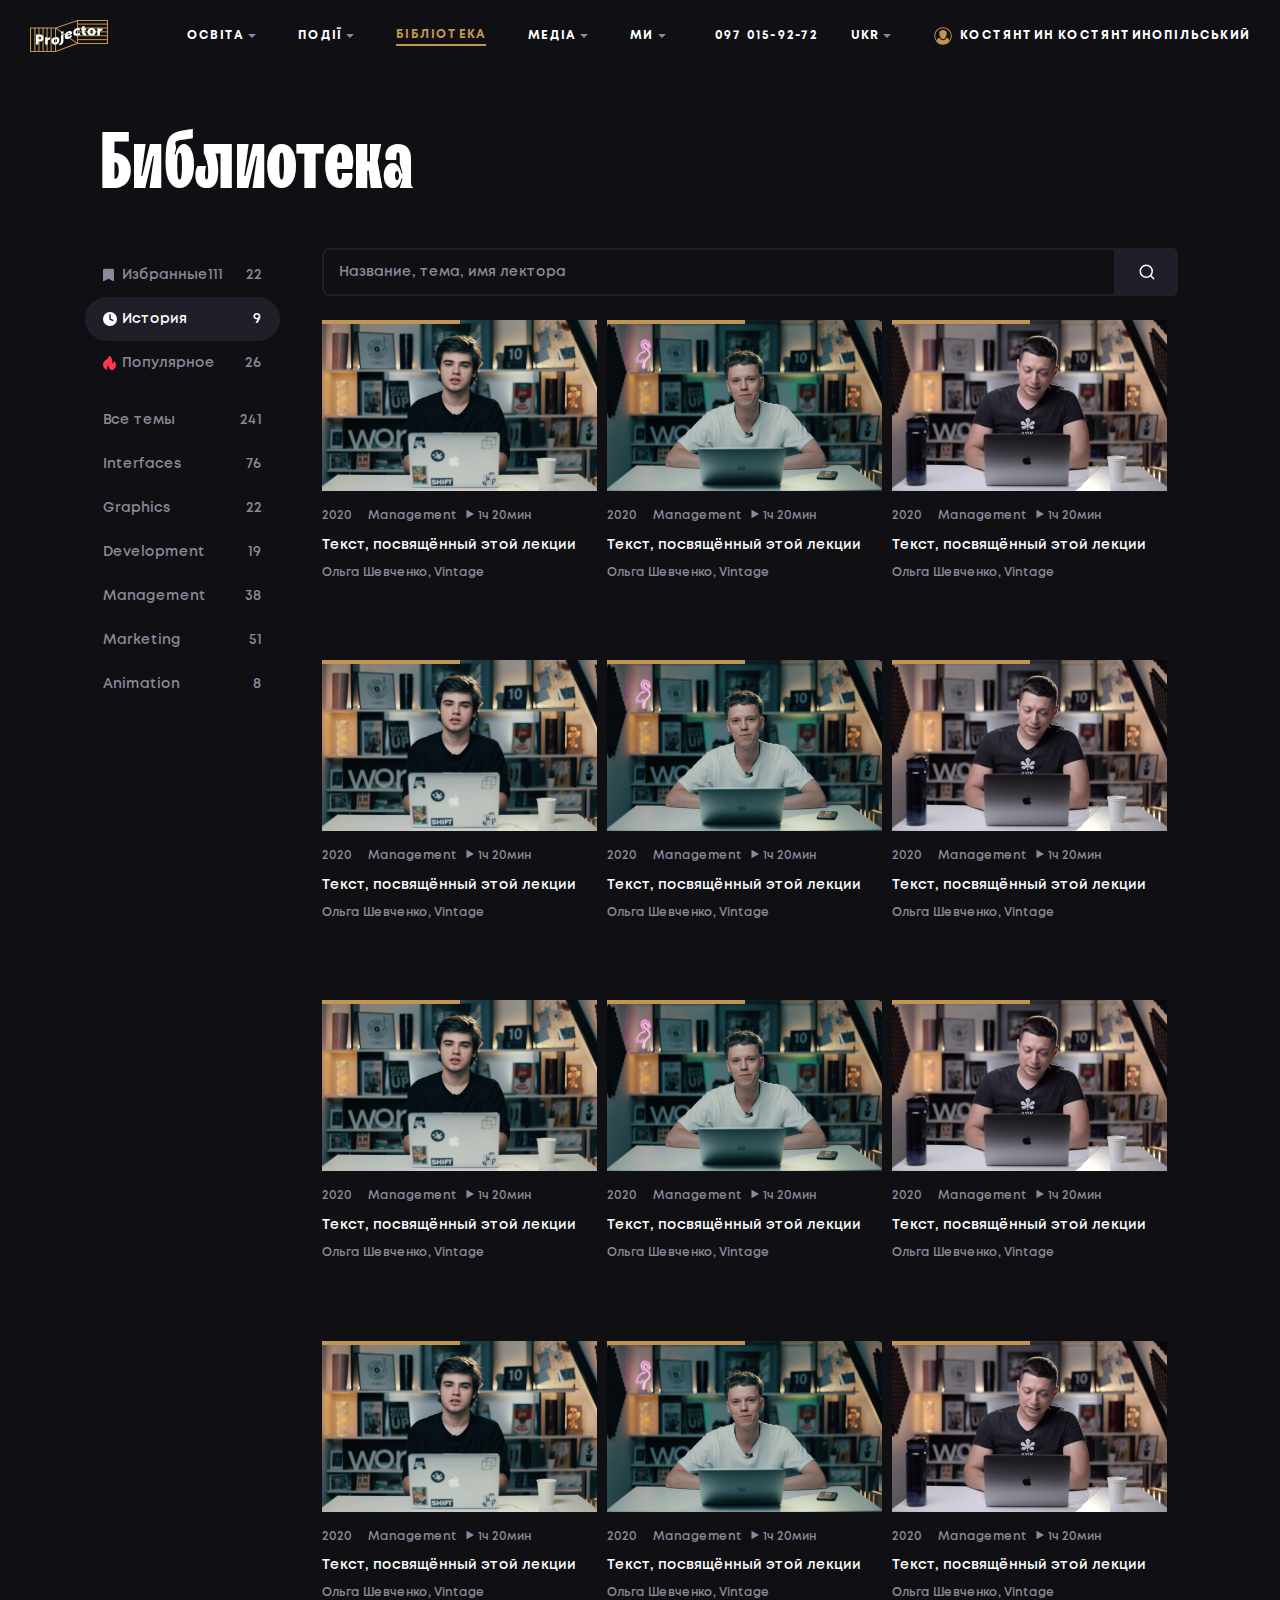
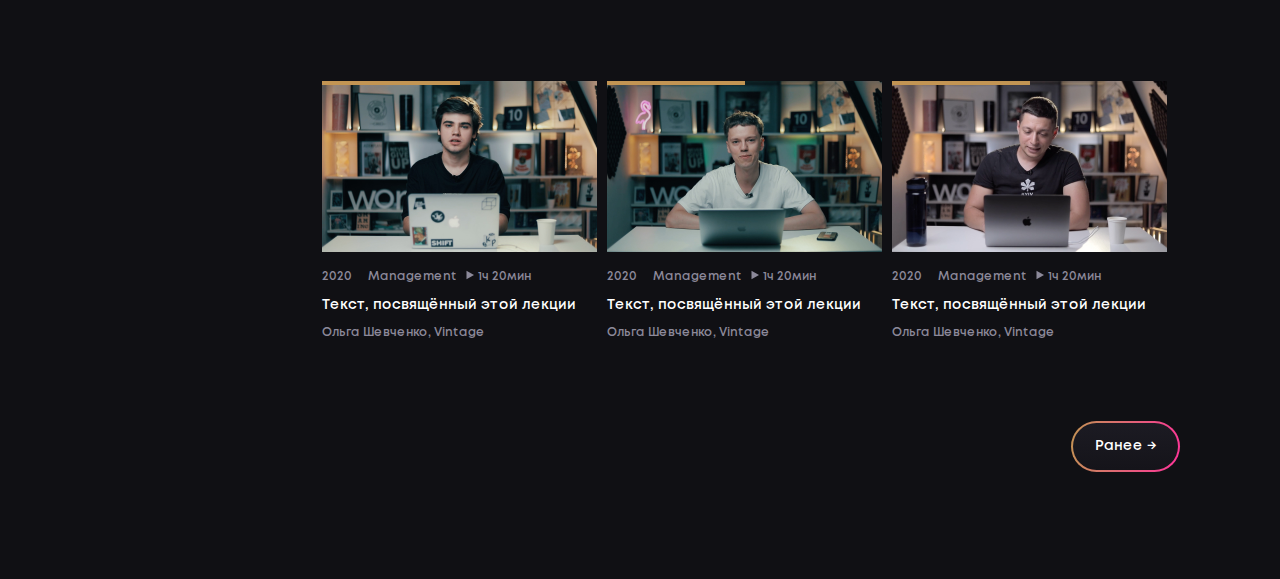
<file: history-page.html>
<!doctype html>
<html>
  <head>
    <meta charset="utf-8" />
    <title>History page</title>
    <meta http-equiv="X-UA-Compatible" content="IE=Edge" />
    <meta name="viewport" content="width=device-width, initial-scale=1" />
    <meta name="theme-color" content="#fff" />
    <meta name="format-detection" content="telephone=no" />
    <link rel="stylesheet" media="all" href="css/app.css" />
  </head>
  <body>
    <div class="overlay js-overlay"></div>
    <!-- BEGIN content -->
    <div class="out">
      <!-- begin header -->
      <header class="header js-header">
        <div class="skip-content" id="skip">
          <a class="skip-content__link" href="#content" tabindex="1">Skip to Main Content (Press Enter)</a>
        </div>
        <div class="header__container container container_wider">
          <a href="#" class="header__logo logo">
            <img class="logo__image" src="./img/logo.svg" alt="Логотип Projector" />
          </a>
          <button class="header__burger js-burger" type="button" aria-label="Открыть меню">
            <svg class="icon icon-burger">
              <use xlink:href="img/sprite.svg#icon-burger"></use>
            </svg>
          </button>
          <button class="header__close js-close" type="button" aria-label="Закрыть меню">
            <svg class="icon icon-close-menu">
              <use xlink:href="img/sprite.svg#icon-close-menu"></use>
            </svg>
          </button>
          <div class="header__inner js-menu-inner">
            <button class="header__login header__login_mob js-open-popup-button" type="button" data-popup="login">
              <svg class="icon icon-user">
                <use xlink:href="img/sprite.svg#icon-user"></use>
              </svg>
              <span class="js-login">Костянтин Костянтинопільський</span>
            </button>
            <nav class="header__menu menu js-menu">
              <ul class="menu__list">
                <li class="menu__point  js-menu-point-with-sublist ">
                  <a class="menu__link" tabindex="1"> Освіта <svg class="icon icon-arrow-down">
                      <use xlink:href="img/sprite.svg#icon-arrow-down"></use>
                    </svg>
                  </a>
                  <ul class="menu__sublist js-sublist">
                    <li class="menu__subpoint js-menu-point">
                      <a class="menu__subpoint-link" href="#">
                        <div class="menu__subpoint-image">
                          <img class="menu__subpoint-pic" src="./img/study-image.jpg" alt="Освіта" />
                        </div>
                        <div class="menu__subpoint-text">
                          <span class="menu__subpoint-name">Онлайн-курси</span>
                          <span class="menu__subpoint-subtext">для розвитку в професії</span>
                        </div>
                      </a>
                    </li>
                    <li class="menu__subpoint js-menu-point">
                      <a class="menu__subpoint-link" href="#">
                        <div class="menu__subpoint-text">
                          <span class="menu__subpoint-name">Гуманітаріум</span>
                        </div>
                      </a>
                    </li>
                    <li class="menu__subpoint js-menu-point">
                      <a class="menu__subpoint-link" href="#">
                        <div class="menu__subpoint-text">
                          <span class="menu__subpoint-name">Курси для школярів</span>
                        </div>
                      </a>
                    </li>
                  </ul>
                </li>
                <li class="menu__point  js-menu-point-with-sublist ">
                  <a class="menu__link" tabindex="1"> Події <svg class="icon icon-arrow-down">
                      <use xlink:href="img/sprite.svg#icon-arrow-down"></use>
                    </svg>
                  </a>
                  <ul class="menu__sublist js-sublist">
                    <li class="menu__subpoint js-menu-point">
                      <a class="menu__subpoint-link" href="#">
                        <div class="menu__subpoint-image">
                          <img class="menu__subpoint-pic" src="./img/events-image.jpg" alt="Події" />
                        </div>
                        <div class="menu__subpoint-text">
                          <span class="menu__subpoint-name">Whatabout</span>
                          <span class="menu__subpoint-subtext">global creative community</span>
                        </div>
                        <svg class="icon icon-arrow-open">
                          <use xlink:href="img/sprite.svg#icon-arrow-open"></use>
                        </svg>
                      </a>
                    </li>
                    <li class="menu__subpoint js-menu-point">
                      <a class="menu__subpoint-link" href="#">
                        <div class="menu__subpoint-text">
                          <span class="menu__subpoint-name">Kruрa</span>
                        </div>
                        <svg class="icon icon-arrow-open">
                          <use xlink:href="img/sprite.svg#icon-arrow-open"></use>
                        </svg>
                      </a>
                    </li>
                    <li class="menu__subpoint js-menu-point">
                      <a class="menu__subpoint-link" href="#">
                        <div class="menu__subpoint-text">
                          <span class="menu__subpoint-name">OFFF Kyiv</span>
                        </div>
                        <svg class="icon icon-arrow-open">
                          <use xlink:href="img/sprite.svg#icon-arrow-open"></use>
                        </svg>
                      </a>
                    </li>
                    <li class="menu__subpoint js-menu-point">
                      <a class="menu__subpoint-link" href="#">
                        <div class="menu__subpoint-text">
                          <span class="menu__subpoint-name">Воркшопи і лекції</span>
                        </div>
                      </a>
                    </li>
                  </ul>
                </li>
                <li class="menu__point  is-active js-menu-point ">
                  <a class="menu__link" href="main-page-unlogged.html" tabindex="1">Бібліотека</a>
                </li>
                <li class="menu__point  js-menu-point-with-sublist ">
                  <a class="menu__link" tabindex="1"> Медіа <svg class="icon icon-arrow-down">
                      <use xlink:href="img/sprite.svg#icon-arrow-down"></use>
                    </svg>
                  </a>
                  <ul class="menu__sublist js-sublist">
                    <li class="menu__subpoint js-menu-point">
                      <a class="menu__subpoint-link" href="#">
                        <div class="menu__subpoint-image">
                          <img class="menu__subpoint-pic" src="./img/events-image.jpg" alt="Медіа" />
                        </div>
                        <div class="menu__subpoint-text">
                          <span class="menu__subpoint-name">Telegraf</span>
                          <span class="menu__subpoint-subtext">провідне українське дизайн-медіа</span>
                        </div>
                        <svg class="icon icon-arrow-open">
                          <use xlink:href="img/sprite.svg#icon-arrow-open"></use>
                        </svg>
                      </a>
                    </li>
                    <li class="menu__subpoint js-menu-point">
                      <a class="menu__subpoint-link" href="#">
                        <div class="menu__subpoint-text">
                          <span class="menu__subpoint-name">Рrjctr Mag</span>
                        </div>
                        <svg class="icon icon-arrow-open">
                          <use xlink:href="img/sprite.svg#icon-arrow-open"></use>
                        </svg>
                      </a>
                    </li>
                    <li class="menu__subpoint js-menu-point">
                      <a class="menu__subpoint-link" href="#">
                        <div class="menu__subpoint-text">
                          <span class="menu__subpoint-name">Youtube</span>
                        </div>
                        <svg class="icon icon-arrow-open">
                          <use xlink:href="img/sprite.svg#icon-arrow-open"></use>
                        </svg>
                      </a>
                    </li>
                    <li class="menu__subpoint js-menu-point">
                      <a class="menu__subpoint-link" href="#">
                        <div class="menu__subpoint-icon">
                          <svg class="icon icon-facebook">
                            <use xlink:href="img/sprite.svg#icon-facebook"></use>
                          </svg>
                        </div>
                        <div class="menu__subpoint-text">
                          <span class="menu__subpoint-name">Новини, роботи, люди</span>
                        </div>
                        <svg class="icon icon-arrow-open">
                          <use xlink:href="img/sprite.svg#icon-arrow-open"></use>
                        </svg>
                      </a>
                    </li>
                    <li class="menu__subpoint js-menu-point">
                      <a class="menu__subpoint-link" href="#">
                        <div class="menu__subpoint-icon">
                          <svg class="icon icon-telegram">
                            <use xlink:href="img/sprite.svg#icon-telegram"></use>
                          </svg>
                        </div>
                        <div class="menu__subpoint-text">
                          <span class="menu__subpoint-name">Вакансії та анонси</span>
                        </div>
                        <svg class="icon icon-arrow-open">
                          <use xlink:href="img/sprite.svg#icon-arrow-open"></use>
                        </svg>
                      </a>
                    </li>
                    <li class="menu__subpoint js-menu-point">
                      <a class="menu__subpoint-link" href="#">
                        <div class="menu__subpoint-icon">
                          <svg class="icon icon-instagram">
                            <use xlink:href="img/sprite.svg#icon-instagram"></use>
                          </svg>
                        </div>
                        <div class="menu__subpoint-text">
                          <span class="menu__subpoint-name">Візуальне життя школи </span>
                        </div>
                        <svg class="icon icon-arrow-open">
                          <use xlink:href="img/sprite.svg#icon-arrow-open"></use>
                        </svg>
                      </a>
                    </li>
                  </ul>
                </li>
                <li class="menu__point  js-menu-point-with-sublist ">
                  <a class="menu__link" tabindex="1"> Ми <svg class="icon icon-arrow-down">
                      <use xlink:href="img/sprite.svg#icon-arrow-down"></use>
                    </svg>
                  </a>
                  <ul class="menu__sublist js-sublist">
                    <li class="menu__subpoint js-menu-point">
                      <a class="menu__subpoint-link" href="#">
                        <div class="menu__subpoint-image">
                          <img class="menu__subpoint-pic" src="./img/we-image.jpg" alt="Ми" />
                        </div>
                        <div class="menu__subpoint-text">
                          <span class="menu__subpoint-name">Про Рrojector</span>
                          <span class="menu__subpoint-subtext">історія і головні ідеї школи</span>
                        </div>
                      </a>
                    </li>
                    <li class="menu__subpoint js-menu-point">
                      <a class="menu__subpoint-link" href="#">
                        <div class="menu__subpoint-text">
                          <span class="menu__subpoint-name">Люди</span>
                        </div>
                      </a>
                    </li>
                    <li class="menu__subpoint js-menu-point">
                      <a class="menu__subpoint-link" href="#">
                        <div class="menu__subpoint-text">
                          <span class="menu__subpoint-name">Співпраця</span>
                        </div>
                      </a>
                    </li>
                    <li class="menu__subpoint js-menu-point">
                      <a class="menu__subpoint-link" href="#">
                        <div class="menu__subpoint-text">
                          <span class="menu__subpoint-name">Контакти</span>
                        </div>
                      </a>
                    </li>
                  </ul>
                </li>
              </ul>
            </nav>
            <div class="header__actions">
              <a class="header__phone" href="tel:0970159272" tabindex="1">097 015-92-72</a>
              <form class="header__languages js-languages" action="#" method="get">
                <button class="header__languages-button js-languages-button" type="button" aria-label="Выбор языка" tabindex="1">
                  <span class="header__languages-text js-languages-text">UKR</span>
                  <svg class="icon icon-arrow-down">
                    <use xlink:href="img/sprite.svg#icon-arrow-down"></use>
                  </svg>
                </button>
                <ul class="header__languages-list js-languages-options">
                  <li class="header__languages-item js-languages-item">RU</li>
                  <li class="header__languages-item js-languages-item">ENG</li>
                </ul>
                <select class="header__languages-select js-languages-hidden" id="languages" name="languages" required>
                  <option value="UKR">UKR</option>
                  <option value="RU">RU</option>
                  <option value="ENG">ENG</option>
                </select>
              </form>
              <button class="header__login js-open-popup-button" type="button" data-popup="login" tabindex="1">
                <svg class="icon icon-user">
                  <use xlink:href="img/sprite.svg#icon-user"></use>
                </svg>
                <span>Костянтин Костянтинопільський</span>
              </button>
            </div>
          </div>
        </div>
      </header>
      <!-- end header -->
      <div class="container container_padding">
        <h1 class="title title_padding js-main-title">Библиотека</h1>
        <div class="inner js-inner">
          <!-- begin sidebar -->
          <div class="sidebar js-filters-slider">
            <ul class="sidebar__list">
              <li class="sidebar__point  sidebar__point_padding  js-sidebar-point" " tabindex=" 1">
                <button class="sidebar__button" type="button">
                  <span class="sidebar__name">
                    <svg class="icon icon-mark">
                      <use xlink:href="img/sprite.svg#icon-mark"></use>
                    </svg> Избранные111</span>
                  <span class="sidebar__count">22</span>
                </button>
              </li>
              <li class="sidebar__point  sidebar__point_order sidebar__point_padding is-active  js-sidebar-point" " tabindex=" 1">
                <button class="sidebar__button" type="button">
                  <span class="sidebar__name">
                    <svg class="icon icon-clock">
                      <use xlink:href="img/sprite.svg#icon-clock"></use>
                    </svg> История</span>
                  <span class="sidebar__count">9</span>
                </button>
              </li>
              <li class="sidebar__point  sidebar__point_margin sidebar__point_padding  js-sidebar-point" " tabindex=" 1">
                <button class="sidebar__button" type="button">
                  <span class="sidebar__name">
                    <svg class="icon icon-fire">
                      <use xlink:href="img/sprite.svg#icon-fire"></use>
                    </svg> Популярное</span>
                  <span class="sidebar__count">26</span>
                </button>
              </li>
              <li class="sidebar__point  sidebar__point_desktop  js-sidebar-point" " tabindex=" 1">
                <button class="sidebar__button" type="button">
                  <span class="sidebar__name"> Все темы</span>
                  <span class="sidebar__count">241</span>
                </button>
              </li>
              <li class="sidebar__point  js-sidebar-point" " tabindex=" 1">
                <button class="sidebar__button" type="button">
                  <span class="sidebar__name"> Interfaces</span>
                  <span class="sidebar__count">76</span>
                </button>
              </li>
              <li class="sidebar__point  js-sidebar-point" " tabindex=" 1">
                <button class="sidebar__button" type="button">
                  <span class="sidebar__name"> Graphics</span>
                  <span class="sidebar__count">22</span>
                </button>
              </li>
              <li class="sidebar__point  js-sidebar-point" " tabindex=" 1">
                <button class="sidebar__button" type="button">
                  <span class="sidebar__name"> Development</span>
                  <span class="sidebar__count">19</span>
                </button>
              </li>
              <li class="sidebar__point  js-sidebar-point" " tabindex=" 1">
                <button class="sidebar__button" type="button">
                  <span class="sidebar__name"> Management</span>
                  <span class="sidebar__count">38</span>
                </button>
              </li>
              <li class="sidebar__point  js-sidebar-point" " tabindex=" 1">
                <button class="sidebar__button" type="button">
                  <span class="sidebar__name"> Marketing</span>
                  <span class="sidebar__count">51</span>
                </button>
              </li>
              <li class="sidebar__point  js-sidebar-point" " tabindex=" 1">
                <button class="sidebar__button" type="button">
                  <span class="sidebar__name"> Animation</span>
                  <span class="sidebar__count">8</span>
                </button>
              </li>
            </ul>
          </div>
          <!-- end sidebar -->
          <main class="main" id="content">
            <!-- begin search -->
            <div class="search">
              <form class="search__form" action="#" method="get">
                <input class="search__input js-search" type="text" placeholder="Название, тема, имя лектора" id="search" name="search" aria-label="Поиск" tabindex="1" />
                <span class="search__icon">
                  <svg class="icon icon-search">
                    <use xlink:href="img/sprite.svg#icon-search"></use>
                  </svg>
                </span>
                <button class="search__close js-search-clear" type="button" tabindex="1">
                  <svg class="icon icon-close-search">
                    <use xlink:href="img/sprite.svg#icon-close-search"></use>
                  </svg>
                </button>
                <button class="search__button" type="submit" tabindex="1">
                  <svg class="icon icon-search">
                    <use xlink:href="img/sprite.svg#icon-search"></use>
                  </svg>
                </button>
              </form>
            </div>
            <!-- end search -->
            <!-- begin cards-block -->
            <section class="cards-block">
              <ul class="cards-block__list">
                <li class="cards-block__item ">
                  <div class="card ">
                    <script src="https://code.jquery.com/jquery-3.5.1.min.js" integrity="sha256-9/aliU8dGd2tb6OSsuzixeV4y/faTqgFtohetphbbj0=" crossorigin="anonymous"></script>
                    <script>
                      $('.card__favorite').click(function(event)
                      {
                        $('.card__link').click(false);
                        $(this).toggleClass('hidden');
                      });

                    </script>
                    <a class="card__link aaa" href="/ddd" tabindex="1">
                      <span class="card__favorite">
                        <svg class="icon icon-heart">
                          <use xlink:href="img/sprite.svg#icon-heart"></use>
                        </svg>
                      </span>
                      <!-- <span class="card__favorite">
<svg class="icon icon-heart-outline"><use xlink:href="img/sprite.svg#icon-heart-outline"></use></svg>
</span> -->
                      <!--  -->
                      <div class="card__image ">
                        <div class="card__progress-bar  is-active ">
                          <div class="card__progress"></div>
                        </div>
                        <picture>
                          <source media="(min-width: 1024px)" srcset="./img/default-card-1@2x.jpg" />
                          <img class="card__photo" src="./img/default-card-1.jpg" alt="Фото лектора" />
                        </picture>
                        <div class="card__label ">
                          <span class="card__label-text">Новое</span>
                        </div>
                      </div>
                      <p class="card__info">
                        <span class="card__year">2020</span>
                        <span class="card__category">Management</span>
                        <span class="card__duration">
                          <svg class="icon icon-arrow-right">
                            <use xlink:href="img/sprite.svg#icon-arrow-right"></use>
                          </svg> 1ч 20мин </span>
                      </p>
                      <p class="card__text "> Текст, посвящённый этой лекции </p>
                    </a>
                    <a class="card__speaker link" href="#" tabindex="1">Ольга Шевченко, Vintage</a>
                  </div>
                </li>
                <li class="cards-block__item ">
                  <div class="card ">
                    <script src="https://code.jquery.com/jquery-3.5.1.min.js" integrity="sha256-9/aliU8dGd2tb6OSsuzixeV4y/faTqgFtohetphbbj0=" crossorigin="anonymous"></script>
                    <script>
                      $('.card__favorite').click(function(event)
                      {
                        $('.card__link').click(false);
                        $(this).toggleClass('hidden');
                      });

                    </script>
                    <a class="card__link aaa" href="/ddd" tabindex="1">
                      <span class="card__favorite">
                        <svg class="icon icon-heart">
                          <use xlink:href="img/sprite.svg#icon-heart"></use>
                        </svg>
                      </span>
                      <!-- <span class="card__favorite">
<svg class="icon icon-heart-outline"><use xlink:href="img/sprite.svg#icon-heart-outline"></use></svg>
</span> -->
                      <!--  -->
                      <div class="card__image ">
                        <div class="card__progress-bar  is-active ">
                          <div class="card__progress"></div>
                        </div>
                        <picture>
                          <source media="(min-width: 1024px)" srcset="./img/default-card-2@2x.jpg" />
                          <img class="card__photo" src="./img/default-card-2.jpg" alt="Фото лектора" />
                        </picture>
                        <div class="card__label ">
                          <span class="card__label-text">Новое</span>
                        </div>
                      </div>
                      <p class="card__info">
                        <span class="card__year">2020</span>
                        <span class="card__category">Management</span>
                        <span class="card__duration">
                          <svg class="icon icon-arrow-right">
                            <use xlink:href="img/sprite.svg#icon-arrow-right"></use>
                          </svg> 1ч 20мин </span>
                      </p>
                      <p class="card__text "> Текст, посвящённый этой лекции </p>
                    </a>
                    <a class="card__speaker link" href="#" tabindex="1">Ольга Шевченко, Vintage</a>
                  </div>
                </li>
                <li class="cards-block__item ">
                  <div class="card ">
                    <script src="https://code.jquery.com/jquery-3.5.1.min.js" integrity="sha256-9/aliU8dGd2tb6OSsuzixeV4y/faTqgFtohetphbbj0=" crossorigin="anonymous"></script>
                    <script>
                      $('.card__favorite').click(function(event)
                      {
                        $('.card__link').click(false);
                        $(this).toggleClass('hidden');
                      });

                    </script>
                    <a class="card__link aaa" href="/ddd" tabindex="1">
                      <span class="card__favorite">
                        <svg class="icon icon-heart">
                          <use xlink:href="img/sprite.svg#icon-heart"></use>
                        </svg>
                      </span>
                      <!-- <span class="card__favorite">
<svg class="icon icon-heart-outline"><use xlink:href="img/sprite.svg#icon-heart-outline"></use></svg>
</span> -->
                      <!--  -->
                      <div class="card__image ">
                        <div class="card__progress-bar  is-active ">
                          <div class="card__progress"></div>
                        </div>
                        <picture>
                          <source media="(min-width: 1024px)" srcset="./img/default-card-3@2x.jpg" />
                          <img class="card__photo" src="./img/default-card-3.jpg" alt="Фото лектора" />
                        </picture>
                        <div class="card__label ">
                          <span class="card__label-text">Новое</span>
                        </div>
                      </div>
                      <p class="card__info">
                        <span class="card__year">2020</span>
                        <span class="card__category">Management</span>
                        <span class="card__duration">
                          <svg class="icon icon-arrow-right">
                            <use xlink:href="img/sprite.svg#icon-arrow-right"></use>
                          </svg> 1ч 20мин </span>
                      </p>
                      <p class="card__text "> Текст, посвящённый этой лекции </p>
                    </a>
                    <a class="card__speaker link" href="#" tabindex="1">Ольга Шевченко, Vintage</a>
                  </div>
                </li>
                <li class="cards-block__item ">
                  <div class="card ">
                    <script src="https://code.jquery.com/jquery-3.5.1.min.js" integrity="sha256-9/aliU8dGd2tb6OSsuzixeV4y/faTqgFtohetphbbj0=" crossorigin="anonymous"></script>
                    <script>
                      $('.card__favorite').click(function(event)
                      {
                        $('.card__link').click(false);
                        $(this).toggleClass('hidden');
                      });

                    </script>
                    <a class="card__link aaa" href="/ddd" tabindex="1">
                      <span class="card__favorite">
                        <svg class="icon icon-heart">
                          <use xlink:href="img/sprite.svg#icon-heart"></use>
                        </svg>
                      </span>
                      <!-- <span class="card__favorite">
<svg class="icon icon-heart-outline"><use xlink:href="img/sprite.svg#icon-heart-outline"></use></svg>
</span> -->
                      <!--  -->
                      <div class="card__image ">
                        <div class="card__progress-bar  is-active ">
                          <div class="card__progress"></div>
                        </div>
                        <picture>
                          <source media="(min-width: 1024px)" srcset="./img/default-card-1@2x.jpg" />
                          <img class="card__photo" src="./img/default-card-1.jpg" alt="Фото лектора" />
                        </picture>
                        <div class="card__label ">
                          <span class="card__label-text">Новое</span>
                        </div>
                      </div>
                      <p class="card__info">
                        <span class="card__year">2020</span>
                        <span class="card__category">Management</span>
                        <span class="card__duration">
                          <svg class="icon icon-arrow-right">
                            <use xlink:href="img/sprite.svg#icon-arrow-right"></use>
                          </svg> 1ч 20мин </span>
                      </p>
                      <p class="card__text "> Текст, посвящённый этой лекции </p>
                    </a>
                    <a class="card__speaker link" href="#" tabindex="1">Ольга Шевченко, Vintage</a>
                  </div>
                </li>
                <li class="cards-block__item ">
                  <div class="card ">
                    <script src="https://code.jquery.com/jquery-3.5.1.min.js" integrity="sha256-9/aliU8dGd2tb6OSsuzixeV4y/faTqgFtohetphbbj0=" crossorigin="anonymous"></script>
                    <script>
                      $('.card__favorite').click(function(event)
                      {
                        $('.card__link').click(false);
                        $(this).toggleClass('hidden');
                      });

                    </script>
                    <a class="card__link aaa" href="/ddd" tabindex="1">
                      <span class="card__favorite">
                        <svg class="icon icon-heart">
                          <use xlink:href="img/sprite.svg#icon-heart"></use>
                        </svg>
                      </span>
                      <!-- <span class="card__favorite">
<svg class="icon icon-heart-outline"><use xlink:href="img/sprite.svg#icon-heart-outline"></use></svg>
</span> -->
                      <!--  -->
                      <div class="card__image ">
                        <div class="card__progress-bar  is-active ">
                          <div class="card__progress"></div>
                        </div>
                        <picture>
                          <source media="(min-width: 1024px)" srcset="./img/default-card-2@2x.jpg" />
                          <img class="card__photo" src="./img/default-card-2.jpg" alt="Фото лектора" />
                        </picture>
                        <div class="card__label ">
                          <span class="card__label-text">Новое</span>
                        </div>
                      </div>
                      <p class="card__info">
                        <span class="card__year">2020</span>
                        <span class="card__category">Management</span>
                        <span class="card__duration">
                          <svg class="icon icon-arrow-right">
                            <use xlink:href="img/sprite.svg#icon-arrow-right"></use>
                          </svg> 1ч 20мин </span>
                      </p>
                      <p class="card__text "> Текст, посвящённый этой лекции </p>
                    </a>
                    <a class="card__speaker link" href="#" tabindex="1">Ольга Шевченко, Vintage</a>
                  </div>
                </li>
                <li class="cards-block__item ">
                  <div class="card ">
                    <script src="https://code.jquery.com/jquery-3.5.1.min.js" integrity="sha256-9/aliU8dGd2tb6OSsuzixeV4y/faTqgFtohetphbbj0=" crossorigin="anonymous"></script>
                    <script>
                      $('.card__favorite').click(function(event)
                      {
                        $('.card__link').click(false);
                        $(this).toggleClass('hidden');
                      });

                    </script>
                    <a class="card__link aaa" href="/ddd" tabindex="1">
                      <span class="card__favorite">
                        <svg class="icon icon-heart">
                          <use xlink:href="img/sprite.svg#icon-heart"></use>
                        </svg>
                      </span>
                      <!-- <span class="card__favorite">
<svg class="icon icon-heart-outline"><use xlink:href="img/sprite.svg#icon-heart-outline"></use></svg>
</span> -->
                      <!--  -->
                      <div class="card__image ">
                        <div class="card__progress-bar  is-active ">
                          <div class="card__progress"></div>
                        </div>
                        <picture>
                          <source media="(min-width: 1024px)" srcset="./img/default-card-3@2x.jpg" />
                          <img class="card__photo" src="./img/default-card-3.jpg" alt="Фото лектора" />
                        </picture>
                        <div class="card__label ">
                          <span class="card__label-text">Новое</span>
                        </div>
                      </div>
                      <p class="card__info">
                        <span class="card__year">2020</span>
                        <span class="card__category">Management</span>
                        <span class="card__duration">
                          <svg class="icon icon-arrow-right">
                            <use xlink:href="img/sprite.svg#icon-arrow-right"></use>
                          </svg> 1ч 20мин </span>
                      </p>
                      <p class="card__text "> Текст, посвящённый этой лекции </p>
                    </a>
                    <a class="card__speaker link" href="#" tabindex="1">Ольга Шевченко, Vintage</a>
                  </div>
                </li>
                <li class="cards-block__item ">
                  <div class="card ">
                    <script src="https://code.jquery.com/jquery-3.5.1.min.js" integrity="sha256-9/aliU8dGd2tb6OSsuzixeV4y/faTqgFtohetphbbj0=" crossorigin="anonymous"></script>
                    <script>
                      $('.card__favorite').click(function(event)
                      {
                        $('.card__link').click(false);
                        $(this).toggleClass('hidden');
                      });

                    </script>
                    <a class="card__link aaa" href="/ddd" tabindex="1">
                      <span class="card__favorite">
                        <svg class="icon icon-heart">
                          <use xlink:href="img/sprite.svg#icon-heart"></use>
                        </svg>
                      </span>
                      <!-- <span class="card__favorite">
<svg class="icon icon-heart-outline"><use xlink:href="img/sprite.svg#icon-heart-outline"></use></svg>
</span> -->
                      <!--  -->
                      <div class="card__image ">
                        <div class="card__progress-bar  is-active ">
                          <div class="card__progress"></div>
                        </div>
                        <picture>
                          <source media="(min-width: 1024px)" srcset="./img/default-card-1@2x.jpg" />
                          <img class="card__photo" src="./img/default-card-1.jpg" alt="Фото лектора" />
                        </picture>
                        <div class="card__label ">
                          <span class="card__label-text">Новое</span>
                        </div>
                      </div>
                      <p class="card__info">
                        <span class="card__year">2020</span>
                        <span class="card__category">Management</span>
                        <span class="card__duration">
                          <svg class="icon icon-arrow-right">
                            <use xlink:href="img/sprite.svg#icon-arrow-right"></use>
                          </svg> 1ч 20мин </span>
                      </p>
                      <p class="card__text "> Текст, посвящённый этой лекции </p>
                    </a>
                    <a class="card__speaker link" href="#" tabindex="1">Ольга Шевченко, Vintage</a>
                  </div>
                </li>
                <li class="cards-block__item ">
                  <div class="card ">
                    <script src="https://code.jquery.com/jquery-3.5.1.min.js" integrity="sha256-9/aliU8dGd2tb6OSsuzixeV4y/faTqgFtohetphbbj0=" crossorigin="anonymous"></script>
                    <script>
                      $('.card__favorite').click(function(event)
                      {
                        $('.card__link').click(false);
                        $(this).toggleClass('hidden');
                      });

                    </script>
                    <a class="card__link aaa" href="/ddd" tabindex="1">
                      <span class="card__favorite">
                        <svg class="icon icon-heart">
                          <use xlink:href="img/sprite.svg#icon-heart"></use>
                        </svg>
                      </span>
                      <!-- <span class="card__favorite">
<svg class="icon icon-heart-outline"><use xlink:href="img/sprite.svg#icon-heart-outline"></use></svg>
</span> -->
                      <!--  -->
                      <div class="card__image ">
                        <div class="card__progress-bar  is-active ">
                          <div class="card__progress"></div>
                        </div>
                        <picture>
                          <source media="(min-width: 1024px)" srcset="./img/default-card-2@2x.jpg" />
                          <img class="card__photo" src="./img/default-card-2.jpg" alt="Фото лектора" />
                        </picture>
                        <div class="card__label ">
                          <span class="card__label-text">Новое</span>
                        </div>
                      </div>
                      <p class="card__info">
                        <span class="card__year">2020</span>
                        <span class="card__category">Management</span>
                        <span class="card__duration">
                          <svg class="icon icon-arrow-right">
                            <use xlink:href="img/sprite.svg#icon-arrow-right"></use>
                          </svg> 1ч 20мин </span>
                      </p>
                      <p class="card__text "> Текст, посвящённый этой лекции </p>
                    </a>
                    <a class="card__speaker link" href="#" tabindex="1">Ольга Шевченко, Vintage</a>
                  </div>
                </li>
                <li class="cards-block__item ">
                  <div class="card ">
                    <script src="https://code.jquery.com/jquery-3.5.1.min.js" integrity="sha256-9/aliU8dGd2tb6OSsuzixeV4y/faTqgFtohetphbbj0=" crossorigin="anonymous"></script>
                    <script>
                      $('.card__favorite').click(function(event)
                      {
                        $('.card__link').click(false);
                        $(this).toggleClass('hidden');
                      });

                    </script>
                    <a class="card__link aaa" href="/ddd" tabindex="1">
                      <span class="card__favorite">
                        <svg class="icon icon-heart">
                          <use xlink:href="img/sprite.svg#icon-heart"></use>
                        </svg>
                      </span>
                      <!-- <span class="card__favorite">
<svg class="icon icon-heart-outline"><use xlink:href="img/sprite.svg#icon-heart-outline"></use></svg>
</span> -->
                      <!--  -->
                      <div class="card__image ">
                        <div class="card__progress-bar  is-active ">
                          <div class="card__progress"></div>
                        </div>
                        <picture>
                          <source media="(min-width: 1024px)" srcset="./img/default-card-3@2x.jpg" />
                          <img class="card__photo" src="./img/default-card-3.jpg" alt="Фото лектора" />
                        </picture>
                        <div class="card__label ">
                          <span class="card__label-text">Новое</span>
                        </div>
                      </div>
                      <p class="card__info">
                        <span class="card__year">2020</span>
                        <span class="card__category">Management</span>
                        <span class="card__duration">
                          <svg class="icon icon-arrow-right">
                            <use xlink:href="img/sprite.svg#icon-arrow-right"></use>
                          </svg> 1ч 20мин </span>
                      </p>
                      <p class="card__text "> Текст, посвящённый этой лекции </p>
                    </a>
                    <a class="card__speaker link" href="#" tabindex="1">Ольга Шевченко, Vintage</a>
                  </div>
                </li>
                <li class="cards-block__item ">
                  <div class="card ">
                    <script src="https://code.jquery.com/jquery-3.5.1.min.js" integrity="sha256-9/aliU8dGd2tb6OSsuzixeV4y/faTqgFtohetphbbj0=" crossorigin="anonymous"></script>
                    <script>
                      $('.card__favorite').click(function(event)
                      {
                        $('.card__link').click(false);
                        $(this).toggleClass('hidden');
                      });

                    </script>
                    <a class="card__link aaa" href="/ddd" tabindex="1">
                      <span class="card__favorite">
                        <svg class="icon icon-heart">
                          <use xlink:href="img/sprite.svg#icon-heart"></use>
                        </svg>
                      </span>
                      <!-- <span class="card__favorite">
<svg class="icon icon-heart-outline"><use xlink:href="img/sprite.svg#icon-heart-outline"></use></svg>
</span> -->
                      <!--  -->
                      <div class="card__image ">
                        <div class="card__progress-bar  is-active ">
                          <div class="card__progress"></div>
                        </div>
                        <picture>
                          <source media="(min-width: 1024px)" srcset="./img/default-card-1@2x.jpg" />
                          <img class="card__photo" src="./img/default-card-1.jpg" alt="Фото лектора" />
                        </picture>
                        <div class="card__label ">
                          <span class="card__label-text">Новое</span>
                        </div>
                      </div>
                      <p class="card__info">
                        <span class="card__year">2020</span>
                        <span class="card__category">Management</span>
                        <span class="card__duration">
                          <svg class="icon icon-arrow-right">
                            <use xlink:href="img/sprite.svg#icon-arrow-right"></use>
                          </svg> 1ч 20мин </span>
                      </p>
                      <p class="card__text "> Текст, посвящённый этой лекции </p>
                    </a>
                    <a class="card__speaker link" href="#" tabindex="1">Ольга Шевченко, Vintage</a>
                  </div>
                </li>
                <li class="cards-block__item ">
                  <div class="card ">
                    <script src="https://code.jquery.com/jquery-3.5.1.min.js" integrity="sha256-9/aliU8dGd2tb6OSsuzixeV4y/faTqgFtohetphbbj0=" crossorigin="anonymous"></script>
                    <script>
                      $('.card__favorite').click(function(event)
                      {
                        $('.card__link').click(false);
                        $(this).toggleClass('hidden');
                      });

                    </script>
                    <a class="card__link aaa" href="/ddd" tabindex="1">
                      <span class="card__favorite">
                        <svg class="icon icon-heart">
                          <use xlink:href="img/sprite.svg#icon-heart"></use>
                        </svg>
                      </span>
                      <!-- <span class="card__favorite">
<svg class="icon icon-heart-outline"><use xlink:href="img/sprite.svg#icon-heart-outline"></use></svg>
</span> -->
                      <!--  -->
                      <div class="card__image ">
                        <div class="card__progress-bar  is-active ">
                          <div class="card__progress"></div>
                        </div>
                        <picture>
                          <source media="(min-width: 1024px)" srcset="./img/default-card-2@2x.jpg" />
                          <img class="card__photo" src="./img/default-card-2.jpg" alt="Фото лектора" />
                        </picture>
                        <div class="card__label ">
                          <span class="card__label-text">Новое</span>
                        </div>
                      </div>
                      <p class="card__info">
                        <span class="card__year">2020</span>
                        <span class="card__category">Management</span>
                        <span class="card__duration">
                          <svg class="icon icon-arrow-right">
                            <use xlink:href="img/sprite.svg#icon-arrow-right"></use>
                          </svg> 1ч 20мин </span>
                      </p>
                      <p class="card__text "> Текст, посвящённый этой лекции </p>
                    </a>
                    <a class="card__speaker link" href="#" tabindex="1">Ольга Шевченко, Vintage</a>
                  </div>
                </li>
                <li class="cards-block__item ">
                  <div class="card ">
                    <script src="https://code.jquery.com/jquery-3.5.1.min.js" integrity="sha256-9/aliU8dGd2tb6OSsuzixeV4y/faTqgFtohetphbbj0=" crossorigin="anonymous"></script>
                    <script>
                      $('.card__favorite').click(function(event)
                      {
                        $('.card__link').click(false);
                        $(this).toggleClass('hidden');
                      });

                    </script>
                    <a class="card__link aaa" href="/ddd" tabindex="1">
                      <span class="card__favorite">
                        <svg class="icon icon-heart">
                          <use xlink:href="img/sprite.svg#icon-heart"></use>
                        </svg>
                      </span>
                      <!-- <span class="card__favorite">
<svg class="icon icon-heart-outline"><use xlink:href="img/sprite.svg#icon-heart-outline"></use></svg>
</span> -->
                      <!--  -->
                      <div class="card__image ">
                        <div class="card__progress-bar  is-active ">
                          <div class="card__progress"></div>
                        </div>
                        <picture>
                          <source media="(min-width: 1024px)" srcset="./img/default-card-3@2x.jpg" />
                          <img class="card__photo" src="./img/default-card-3.jpg" alt="Фото лектора" />
                        </picture>
                        <div class="card__label ">
                          <span class="card__label-text">Новое</span>
                        </div>
                      </div>
                      <p class="card__info">
                        <span class="card__year">2020</span>
                        <span class="card__category">Management</span>
                        <span class="card__duration">
                          <svg class="icon icon-arrow-right">
                            <use xlink:href="img/sprite.svg#icon-arrow-right"></use>
                          </svg> 1ч 20мин </span>
                      </p>
                      <p class="card__text "> Текст, посвящённый этой лекции </p>
                    </a>
                    <a class="card__speaker link" href="#" tabindex="1">Ольга Шевченко, Vintage</a>
                  </div>
                </li>
                <li class="cards-block__item ">
                  <div class="card ">
                    <script src="https://code.jquery.com/jquery-3.5.1.min.js" integrity="sha256-9/aliU8dGd2tb6OSsuzixeV4y/faTqgFtohetphbbj0=" crossorigin="anonymous"></script>
                    <script>
                      $('.card__favorite').click(function(event)
                      {
                        $('.card__link').click(false);
                        $(this).toggleClass('hidden');
                      });

                    </script>
                    <a class="card__link aaa" href="/ddd" tabindex="1">
                      <span class="card__favorite">
                        <svg class="icon icon-heart">
                          <use xlink:href="img/sprite.svg#icon-heart"></use>
                        </svg>
                      </span>
                      <!-- <span class="card__favorite">
<svg class="icon icon-heart-outline"><use xlink:href="img/sprite.svg#icon-heart-outline"></use></svg>
</span> -->
                      <!--  -->
                      <div class="card__image ">
                        <div class="card__progress-bar  is-active ">
                          <div class="card__progress"></div>
                        </div>
                        <picture>
                          <source media="(min-width: 1024px)" srcset="./img/default-card-1@2x.jpg" />
                          <img class="card__photo" src="./img/default-card-1.jpg" alt="Фото лектора" />
                        </picture>
                        <div class="card__label ">
                          <span class="card__label-text">Новое</span>
                        </div>
                      </div>
                      <p class="card__info">
                        <span class="card__year">2020</span>
                        <span class="card__category">Management</span>
                        <span class="card__duration">
                          <svg class="icon icon-arrow-right">
                            <use xlink:href="img/sprite.svg#icon-arrow-right"></use>
                          </svg> 1ч 20мин </span>
                      </p>
                      <p class="card__text "> Текст, посвящённый этой лекции </p>
                    </a>
                    <a class="card__speaker link" href="#" tabindex="1">Ольга Шевченко, Vintage</a>
                  </div>
                </li>
                <li class="cards-block__item ">
                  <div class="card ">
                    <script src="https://code.jquery.com/jquery-3.5.1.min.js" integrity="sha256-9/aliU8dGd2tb6OSsuzixeV4y/faTqgFtohetphbbj0=" crossorigin="anonymous"></script>
                    <script>
                      $('.card__favorite').click(function(event)
                      {
                        $('.card__link').click(false);
                        $(this).toggleClass('hidden');
                      });

                    </script>
                    <a class="card__link aaa" href="/ddd" tabindex="1">
                      <span class="card__favorite">
                        <svg class="icon icon-heart">
                          <use xlink:href="img/sprite.svg#icon-heart"></use>
                        </svg>
                      </span>
                      <!-- <span class="card__favorite">
<svg class="icon icon-heart-outline"><use xlink:href="img/sprite.svg#icon-heart-outline"></use></svg>
</span> -->
                      <!--  -->
                      <div class="card__image ">
                        <div class="card__progress-bar  is-active ">
                          <div class="card__progress"></div>
                        </div>
                        <picture>
                          <source media="(min-width: 1024px)" srcset="./img/default-card-2@2x.jpg" />
                          <img class="card__photo" src="./img/default-card-2.jpg" alt="Фото лектора" />
                        </picture>
                        <div class="card__label ">
                          <span class="card__label-text">Новое</span>
                        </div>
                      </div>
                      <p class="card__info">
                        <span class="card__year">2020</span>
                        <span class="card__category">Management</span>
                        <span class="card__duration">
                          <svg class="icon icon-arrow-right">
                            <use xlink:href="img/sprite.svg#icon-arrow-right"></use>
                          </svg> 1ч 20мин </span>
                      </p>
                      <p class="card__text "> Текст, посвящённый этой лекции </p>
                    </a>
                    <a class="card__speaker link" href="#" tabindex="1">Ольга Шевченко, Vintage</a>
                  </div>
                </li>
                <li class="cards-block__item ">
                  <div class="card ">
                    <script src="https://code.jquery.com/jquery-3.5.1.min.js" integrity="sha256-9/aliU8dGd2tb6OSsuzixeV4y/faTqgFtohetphbbj0=" crossorigin="anonymous"></script>
                    <script>
                      $('.card__favorite').click(function(event)
                      {
                        $('.card__link').click(false);
                        $(this).toggleClass('hidden');
                      });

                    </script>
                    <a class="card__link aaa" href="/ddd" tabindex="1">
                      <span class="card__favorite">
                        <svg class="icon icon-heart">
                          <use xlink:href="img/sprite.svg#icon-heart"></use>
                        </svg>
                      </span>
                      <!-- <span class="card__favorite">
<svg class="icon icon-heart-outline"><use xlink:href="img/sprite.svg#icon-heart-outline"></use></svg>
</span> -->
                      <!--  -->
                      <div class="card__image ">
                        <div class="card__progress-bar  is-active ">
                          <div class="card__progress"></div>
                        </div>
                        <picture>
                          <source media="(min-width: 1024px)" srcset="./img/default-card-3@2x.jpg" />
                          <img class="card__photo" src="./img/default-card-3.jpg" alt="Фото лектора" />
                        </picture>
                        <div class="card__label ">
                          <span class="card__label-text">Новое</span>
                        </div>
                      </div>
                      <p class="card__info">
                        <span class="card__year">2020</span>
                        <span class="card__category">Management</span>
                        <span class="card__duration">
                          <svg class="icon icon-arrow-right">
                            <use xlink:href="img/sprite.svg#icon-arrow-right"></use>
                          </svg> 1ч 20мин </span>
                      </p>
                      <p class="card__text "> Текст, посвящённый этой лекции </p>
                    </a>
                    <a class="card__speaker link" href="#" tabindex="1">Ольга Шевченко, Vintage</a>
                  </div>
                </li>
              </ul>
            </section>
            <!-- end cards-block -->
            <!-- begin pagination -->
            <section class="pagination">
              <div class="pagination__item button button_smaller js-pagination-prev">
                <a class="button__link" href="#" tabindex="1">&#8592; Позднее</a>
              </div>
              <div class="pagination__item pagination__item_next button button_smaller is-visible js-pagination-next">
                <a class="button__link" href="#" tabindex="1">Ранее &#8594;</a>
              </div>
            </section>
            <!-- end pagination -->
          </main>
        </div>
      </div>
      <!--  -->
    </div>
    <!-- END content -->
    <!-- BEGIN scripts -->
    <script type="text/javascript" src="js/app.js"></script>
    <!-- END scripts -->
  </body>
</html>
</file>
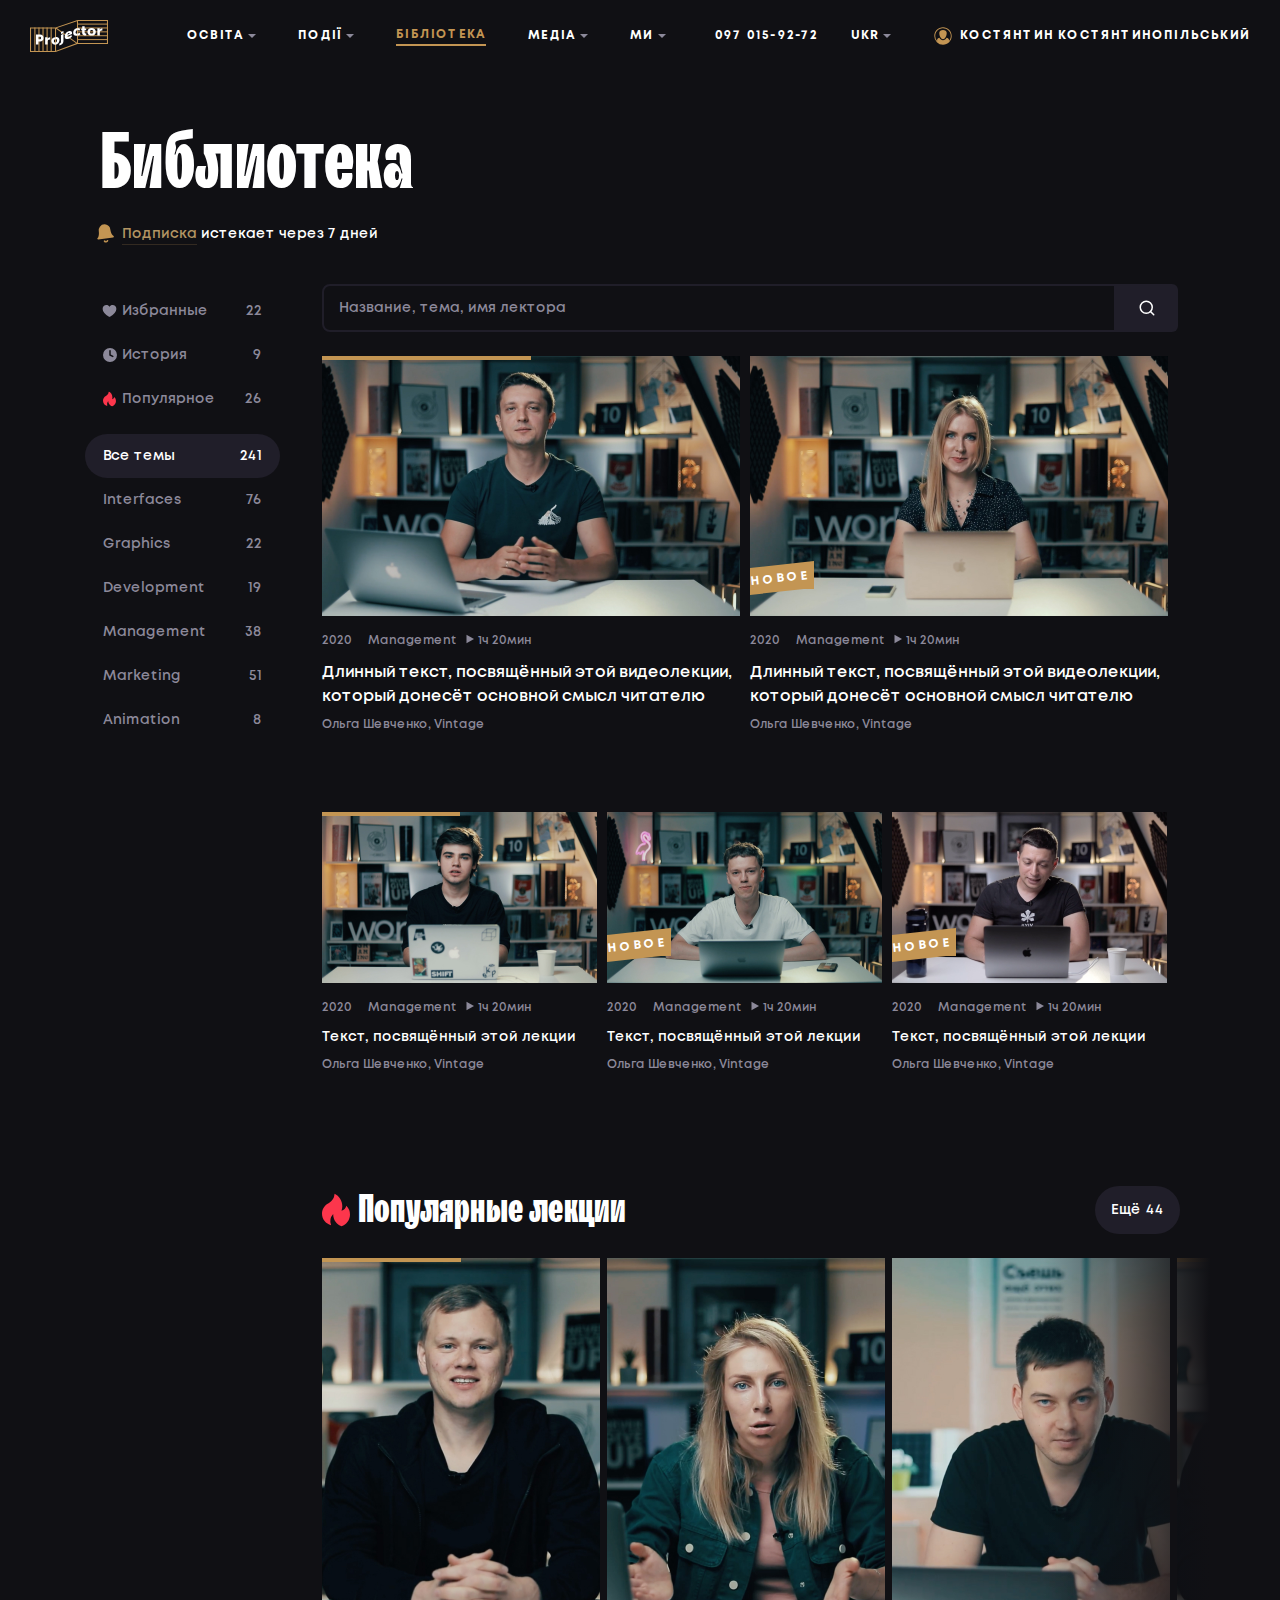
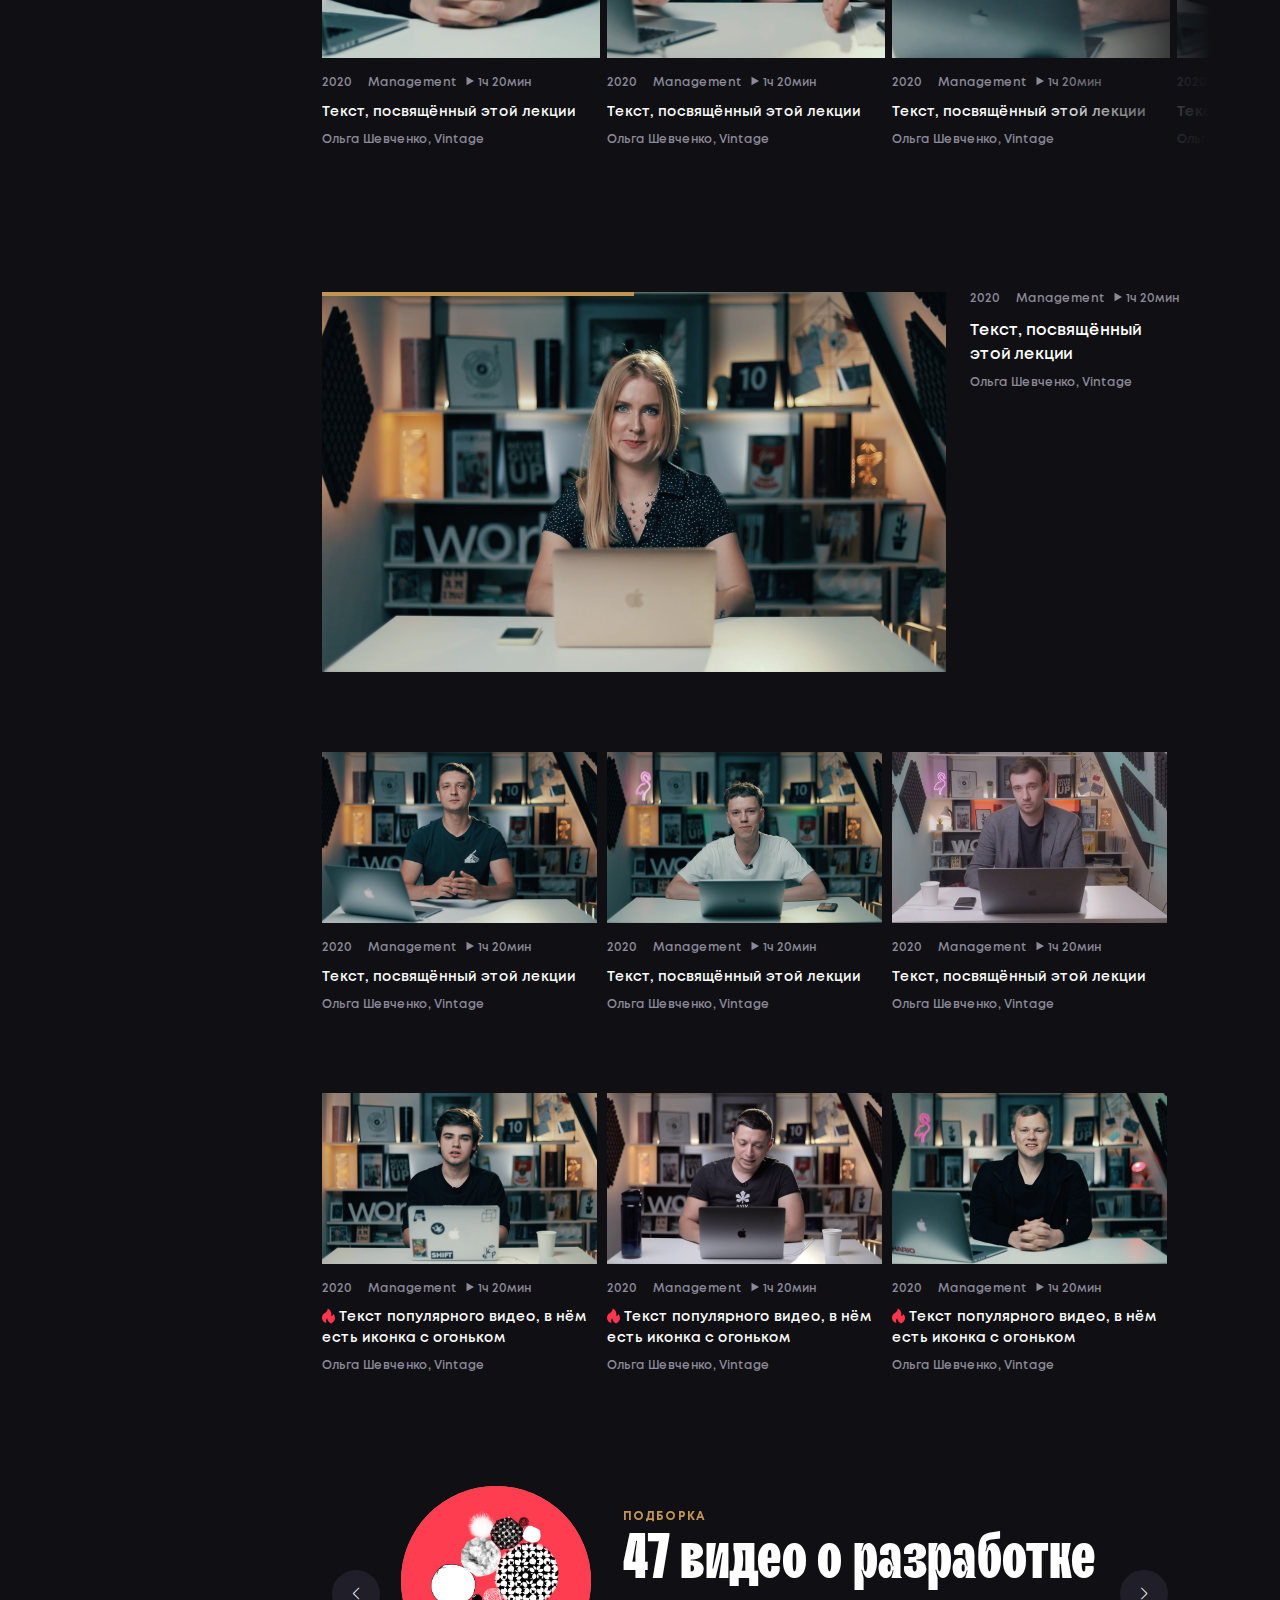
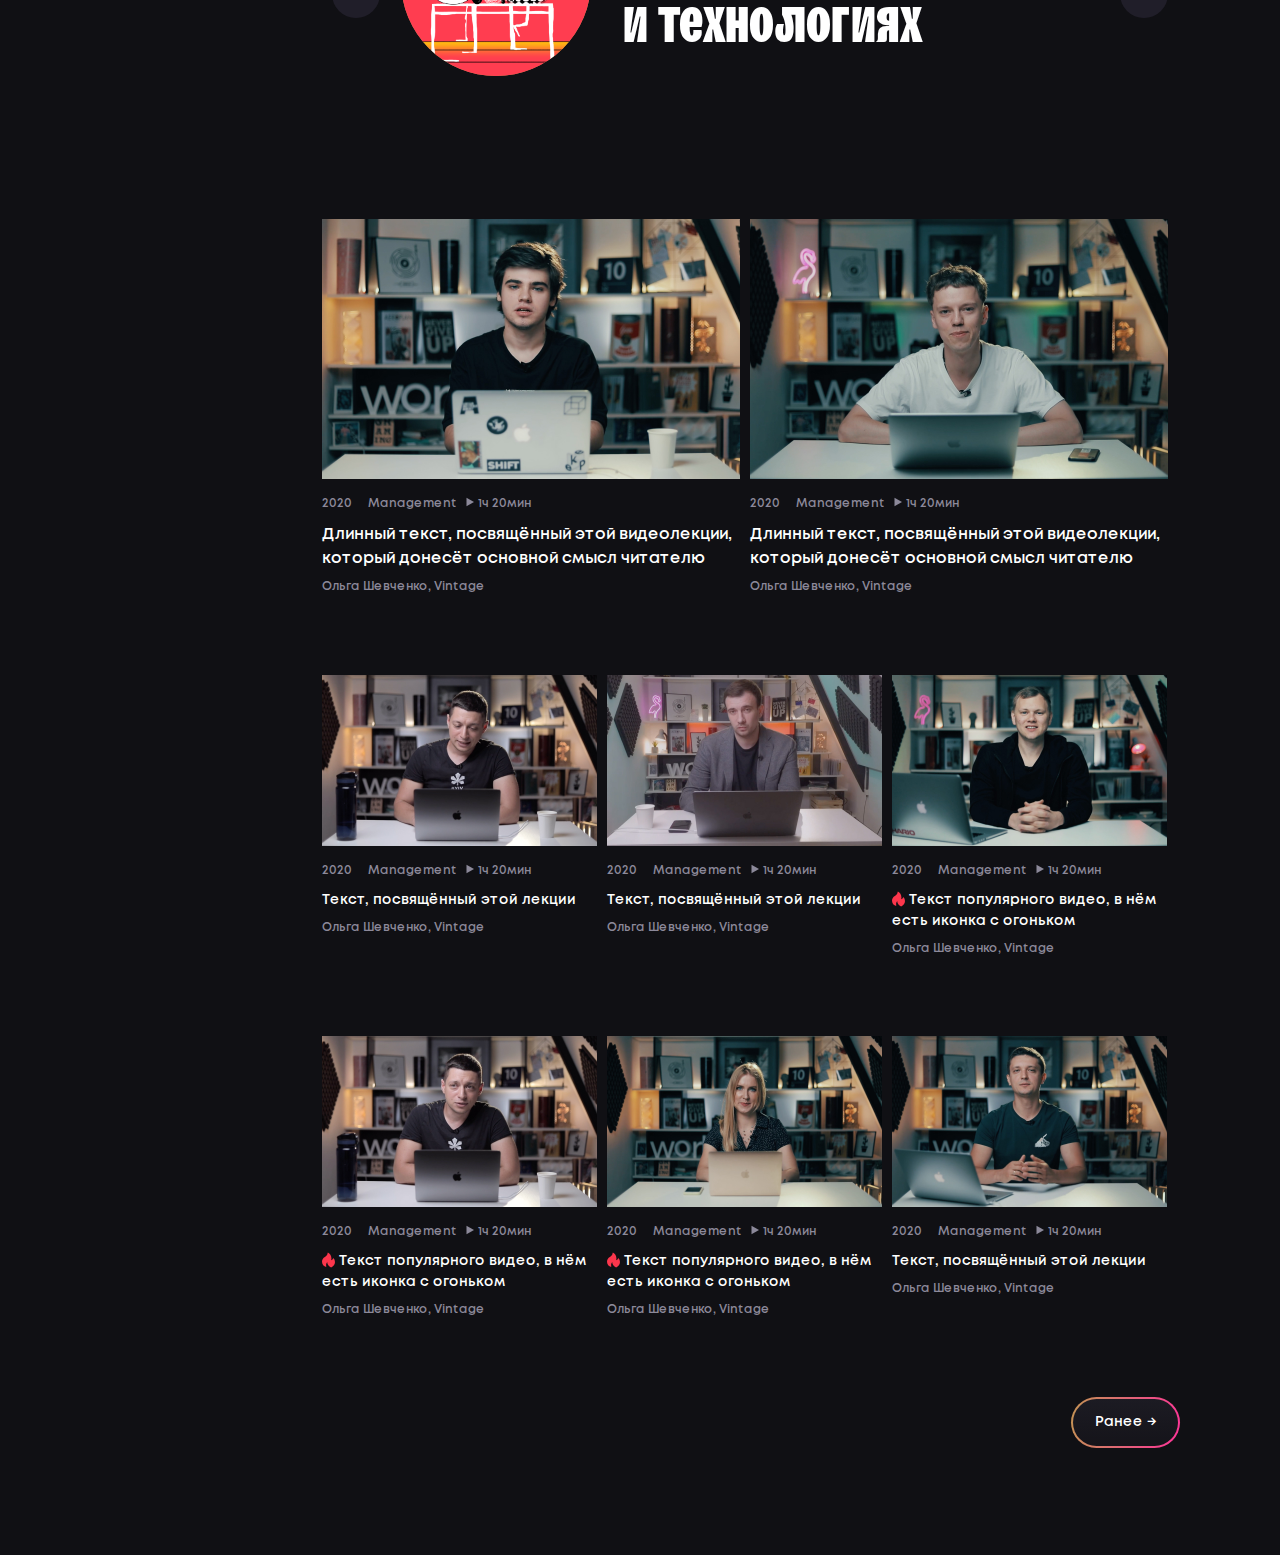
<file: main-page-logged-in.html>
<!doctype html>
<html>
  <head>
    <meta charset="utf-8" />
    <title>Main page - logged-in</title>
    <meta http-equiv="X-UA-Compatible" content="IE=Edge" />
    <meta name="viewport" content="width=device-width, initial-scale=1" />
    <meta name="theme-color" content="#fff" />
    <meta name="format-detection" content="telephone=no" />
    <link rel="stylesheet" media="all" href="css/app.css" />
  </head>
  <body>
    <div class="overlay js-overlay"></div>
    <!-- BEGIN content -->
    <div class="out">
      <!-- begin header -->
      <header class="header js-header">
        <div class="skip-content" id="skip">
          <a class="skip-content__link" href="#content" tabindex="1">Skip to Main Content (Press Enter)</a>
        </div>
        <div class="header__container container container_wider">
          <a href="#" class="header__logo logo">
            <img class="logo__image" src="./img/logo.svg" alt="Логотип Projector" />
          </a>
          <button class="header__burger js-burger" type="button" aria-label="Открыть меню">
            <svg class="icon icon-burger">
              <use xlink:href="img/sprite.svg#icon-burger"></use>
            </svg>
          </button>
          <button class="header__close js-close" type="button" aria-label="Закрыть меню">
            <svg class="icon icon-close-menu">
              <use xlink:href="img/sprite.svg#icon-close-menu"></use>
            </svg>
          </button>
          <div class="header__inner js-menu-inner">
            <button class="header__login header__login_mob js-open-popup-button" type="button" data-popup="login">
              <svg class="icon icon-user">
                <use xlink:href="img/sprite.svg#icon-user"></use>
              </svg>
              <span class="js-login">Костянтин Костянтинопільський</span>
            </button>
            <nav class="header__menu menu js-menu">
              <ul class="menu__list">
                <li class="menu__point  js-menu-point-with-sublist ">
                  <a class="menu__link" tabindex="1"> Освіта <svg class="icon icon-arrow-down">
                      <use xlink:href="img/sprite.svg#icon-arrow-down"></use>
                    </svg>
                  </a>
                  <ul class="menu__sublist js-sublist">
                    <li class="menu__subpoint js-menu-point">
                      <a class="menu__subpoint-link" href="#">
                        <div class="menu__subpoint-image">
                          <img class="menu__subpoint-pic" src="./img/study-image.jpg" alt="Освіта" />
                        </div>
                        <div class="menu__subpoint-text">
                          <span class="menu__subpoint-name">Онлайн-курси</span>
                          <span class="menu__subpoint-subtext">для розвитку в професії</span>
                        </div>
                      </a>
                    </li>
                    <li class="menu__subpoint js-menu-point">
                      <a class="menu__subpoint-link" href="#">
                        <div class="menu__subpoint-text">
                          <span class="menu__subpoint-name">Гуманітаріум</span>
                        </div>
                      </a>
                    </li>
                    <li class="menu__subpoint js-menu-point">
                      <a class="menu__subpoint-link" href="#">
                        <div class="menu__subpoint-text">
                          <span class="menu__subpoint-name">Курси для школярів</span>
                        </div>
                      </a>
                    </li>
                  </ul>
                </li>
                <li class="menu__point  js-menu-point-with-sublist ">
                  <a class="menu__link" tabindex="1"> Події <svg class="icon icon-arrow-down">
                      <use xlink:href="img/sprite.svg#icon-arrow-down"></use>
                    </svg>
                  </a>
                  <ul class="menu__sublist js-sublist">
                    <li class="menu__subpoint js-menu-point">
                      <a class="menu__subpoint-link" href="#">
                        <div class="menu__subpoint-image">
                          <img class="menu__subpoint-pic" src="./img/events-image.jpg" alt="Події" />
                        </div>
                        <div class="menu__subpoint-text">
                          <span class="menu__subpoint-name">Whatabout</span>
                          <span class="menu__subpoint-subtext">global creative community</span>
                        </div>
                        <svg class="icon icon-arrow-open">
                          <use xlink:href="img/sprite.svg#icon-arrow-open"></use>
                        </svg>
                      </a>
                    </li>
                    <li class="menu__subpoint js-menu-point">
                      <a class="menu__subpoint-link" href="#">
                        <div class="menu__subpoint-text">
                          <span class="menu__subpoint-name">Kruрa</span>
                        </div>
                        <svg class="icon icon-arrow-open">
                          <use xlink:href="img/sprite.svg#icon-arrow-open"></use>
                        </svg>
                      </a>
                    </li>
                    <li class="menu__subpoint js-menu-point">
                      <a class="menu__subpoint-link" href="#">
                        <div class="menu__subpoint-text">
                          <span class="menu__subpoint-name">OFFF Kyiv</span>
                        </div>
                        <svg class="icon icon-arrow-open">
                          <use xlink:href="img/sprite.svg#icon-arrow-open"></use>
                        </svg>
                      </a>
                    </li>
                    <li class="menu__subpoint js-menu-point">
                      <a class="menu__subpoint-link" href="#">
                        <div class="menu__subpoint-text">
                          <span class="menu__subpoint-name">Воркшопи і лекції</span>
                        </div>
                      </a>
                    </li>
                  </ul>
                </li>
                <li class="menu__point  is-active js-menu-point ">
                  <a class="menu__link" href="main-page-unlogged.html" tabindex="1">Бібліотека</a>
                </li>
                <li class="menu__point  js-menu-point-with-sublist ">
                  <a class="menu__link" tabindex="1"> Медіа <svg class="icon icon-arrow-down">
                      <use xlink:href="img/sprite.svg#icon-arrow-down"></use>
                    </svg>
                  </a>
                  <ul class="menu__sublist js-sublist">
                    <li class="menu__subpoint js-menu-point">
                      <a class="menu__subpoint-link" href="#">
                        <div class="menu__subpoint-image">
                          <img class="menu__subpoint-pic" src="./img/events-image.jpg" alt="Медіа" />
                        </div>
                        <div class="menu__subpoint-text">
                          <span class="menu__subpoint-name">Telegraf</span>
                          <span class="menu__subpoint-subtext">провідне українське дизайн-медіа</span>
                        </div>
                        <svg class="icon icon-arrow-open">
                          <use xlink:href="img/sprite.svg#icon-arrow-open"></use>
                        </svg>
                      </a>
                    </li>
                    <li class="menu__subpoint js-menu-point">
                      <a class="menu__subpoint-link" href="#">
                        <div class="menu__subpoint-text">
                          <span class="menu__subpoint-name">Рrjctr Mag</span>
                        </div>
                        <svg class="icon icon-arrow-open">
                          <use xlink:href="img/sprite.svg#icon-arrow-open"></use>
                        </svg>
                      </a>
                    </li>
                    <li class="menu__subpoint js-menu-point">
                      <a class="menu__subpoint-link" href="#">
                        <div class="menu__subpoint-text">
                          <span class="menu__subpoint-name">Youtube</span>
                        </div>
                        <svg class="icon icon-arrow-open">
                          <use xlink:href="img/sprite.svg#icon-arrow-open"></use>
                        </svg>
                      </a>
                    </li>
                    <li class="menu__subpoint js-menu-point">
                      <a class="menu__subpoint-link" href="#">
                        <div class="menu__subpoint-icon">
                          <svg class="icon icon-facebook">
                            <use xlink:href="img/sprite.svg#icon-facebook"></use>
                          </svg>
                        </div>
                        <div class="menu__subpoint-text">
                          <span class="menu__subpoint-name">Новини, роботи, люди</span>
                        </div>
                        <svg class="icon icon-arrow-open">
                          <use xlink:href="img/sprite.svg#icon-arrow-open"></use>
                        </svg>
                      </a>
                    </li>
                    <li class="menu__subpoint js-menu-point">
                      <a class="menu__subpoint-link" href="#">
                        <div class="menu__subpoint-icon">
                          <svg class="icon icon-telegram">
                            <use xlink:href="img/sprite.svg#icon-telegram"></use>
                          </svg>
                        </div>
                        <div class="menu__subpoint-text">
                          <span class="menu__subpoint-name">Вакансії та анонси</span>
                        </div>
                        <svg class="icon icon-arrow-open">
                          <use xlink:href="img/sprite.svg#icon-arrow-open"></use>
                        </svg>
                      </a>
                    </li>
                    <li class="menu__subpoint js-menu-point">
                      <a class="menu__subpoint-link" href="#">
                        <div class="menu__subpoint-icon">
                          <svg class="icon icon-instagram">
                            <use xlink:href="img/sprite.svg#icon-instagram"></use>
                          </svg>
                        </div>
                        <div class="menu__subpoint-text">
                          <span class="menu__subpoint-name">Візуальне життя школи </span>
                        </div>
                        <svg class="icon icon-arrow-open">
                          <use xlink:href="img/sprite.svg#icon-arrow-open"></use>
                        </svg>
                      </a>
                    </li>
                  </ul>
                </li>
                <li class="menu__point  js-menu-point-with-sublist ">
                  <a class="menu__link" tabindex="1"> Ми <svg class="icon icon-arrow-down">
                      <use xlink:href="img/sprite.svg#icon-arrow-down"></use>
                    </svg>
                  </a>
                  <ul class="menu__sublist js-sublist">
                    <li class="menu__subpoint js-menu-point">
                      <a class="menu__subpoint-link" href="#">
                        <div class="menu__subpoint-image">
                          <img class="menu__subpoint-pic" src="./img/we-image.jpg" alt="Ми" />
                        </div>
                        <div class="menu__subpoint-text">
                          <span class="menu__subpoint-name">Про Рrojector</span>
                          <span class="menu__subpoint-subtext">історія і головні ідеї школи</span>
                        </div>
                      </a>
                    </li>
                    <li class="menu__subpoint js-menu-point">
                      <a class="menu__subpoint-link" href="#">
                        <div class="menu__subpoint-text">
                          <span class="menu__subpoint-name">Люди</span>
                        </div>
                      </a>
                    </li>
                    <li class="menu__subpoint js-menu-point">
                      <a class="menu__subpoint-link" href="#">
                        <div class="menu__subpoint-text">
                          <span class="menu__subpoint-name">Співпраця</span>
                        </div>
                      </a>
                    </li>
                    <li class="menu__subpoint js-menu-point">
                      <a class="menu__subpoint-link" href="#">
                        <div class="menu__subpoint-text">
                          <span class="menu__subpoint-name">Контакти</span>
                        </div>
                      </a>
                    </li>
                  </ul>
                </li>
              </ul>
            </nav>
            <div class="header__actions">
              <a class="header__phone" href="tel:0970159272" tabindex="1">097 015-92-72</a>
              <form class="header__languages js-languages" action="#" method="get">
                <button class="header__languages-button js-languages-button" type="button" aria-label="Выбор языка" tabindex="1">
                  <span class="header__languages-text js-languages-text">UKR</span>
                  <svg class="icon icon-arrow-down">
                    <use xlink:href="img/sprite.svg#icon-arrow-down"></use>
                  </svg>
                </button>
                <ul class="header__languages-list js-languages-options">
                  <li class="header__languages-item js-languages-item">RU</li>
                  <li class="header__languages-item js-languages-item">ENG</li>
                </ul>
                <select class="header__languages-select js-languages-hidden" id="languages" name="languages" required>
                  <option value="UKR">UKR</option>
                  <option value="RU">RU</option>
                  <option value="ENG">ENG</option>
                </select>
              </form>
              <button class="header__login js-open-popup-button" type="button" data-popup="login" tabindex="1">
                <svg class="icon icon-user">
                  <use xlink:href="img/sprite.svg#icon-user"></use>
                </svg>
                <span>Костянтин Костянтинопільський</span>
              </button>
            </div>
          </div>
        </div>
      </header>
      <!-- end header -->
      <div class="container container_padding">
        <h1 class="title title_small-padding js-main-title">Библиотека</h1>
        <p class="subscribe-info">
          <a class="subscribe-info__icon" href="https://prjctr.online/account.html">
            <svg class="icon icon-bell">
              <use xlink:href="img/sprite.svg#icon-bell"></use>
            </svg>
          </a>
          <span class="subscribe-info__text"><a class="link link_gold" href="https://prjctr.online/account.html">Подписка</a> истекает через 7 дней</span>
        </p>
        <div class="inner js-inner">
          <!-- begin sidebar -->
          <div class="sidebar js-filters-slider">
            <ul class="sidebar__list">
              <li class="sidebar__point  sidebar__point_padding  js-sidebar-point" id="selected " tabindex="1">
                <button class="sidebar__button" type="button">
                  <span class="sidebar__name">
                    <svg class="icon icon-heart">
                      <use xlink:href="img/sprite.svg#icon-heart"></use>
                    </svg> Избранные</span>
                  <span class="sidebar__count">22</span>
                </button>
              </li>
              <li class="sidebar__point  sidebar__point_order sidebar__point_padding  js-sidebar-point" id="history " tabindex="1">
                <button class="sidebar__button" type="button">
                  <span class="sidebar__name">
                    <svg class="icon icon-clock">
                      <use xlink:href="img/sprite.svg#icon-clock"></use>
                    </svg> История</span>
                  <span class="sidebar__count">9</span>
                </button>
              </li>
              <li class="sidebar__point  sidebar__point_margin sidebar__point_padding  js-sidebar-point" id="popular " tabindex="1">
                <button class="sidebar__button" type="button">
                  <span class="sidebar__name">
                    <svg class="icon icon-fire">
                      <use xlink:href="img/sprite.svg#icon-fire"></use>
                    </svg> Популярное</span>
                  <span class="sidebar__count">26</span>
                </button>
              </li>
              <li class="sidebar__point  sidebar__point_desktop is-active  js-sidebar-point" id="all " tabindex="1">
                <button class="sidebar__button" type="button">
                  <span class="sidebar__name"> Все темы</span>
                  <span class="sidebar__count">241</span>
                </button>
              </li>
              <li class="sidebar__point  js-sidebar-point" id="interfaces " tabindex="1">
                <button class="sidebar__button" type="button">
                  <span class="sidebar__name"> Interfaces</span>
                  <span class="sidebar__count">76</span>
                </button>
              </li>
              <li class="sidebar__point  js-sidebar-point" id="graphics " tabindex="1">
                <button class="sidebar__button" type="button">
                  <span class="sidebar__name"> Graphics</span>
                  <span class="sidebar__count">22</span>
                </button>
              </li>
              <li class="sidebar__point  js-sidebar-point" id="development " tabindex="1">
                <button class="sidebar__button" type="button">
                  <span class="sidebar__name"> Development</span>
                  <span class="sidebar__count">19</span>
                </button>
              </li>
              <li class="sidebar__point  js-sidebar-point" id="management " tabindex="1">
                <button class="sidebar__button" type="button">
                  <span class="sidebar__name"> Management</span>
                  <span class="sidebar__count">38</span>
                </button>
              </li>
              <li class="sidebar__point  js-sidebar-point" id="marketing " tabindex="1">
                <button class="sidebar__button" type="button">
                  <span class="sidebar__name"> Marketing</span>
                  <span class="sidebar__count">51</span>
                </button>
              </li>
              <li class="sidebar__point  js-sidebar-point" id="animation " tabindex="1">
                <button class="sidebar__button" type="button">
                  <span class="sidebar__name"> Animation</span>
                  <span class="sidebar__count">8</span>
                </button>
              </li>
            </ul>
          </div>
          <!-- end sidebar -->
          <main class="main" id="content">
            <!-- begin search -->
            <div class="search">
              <form class="search__form" action="#" method="get">
                <input class="search__input js-search" type="text" placeholder="Название, тема, имя лектора" id="search" name="search" aria-label="Поиск" tabindex="1" />
                <span class="search__icon">
                  <svg class="icon icon-search">
                    <use xlink:href="img/sprite.svg#icon-search"></use>
                  </svg>
                </span>
                <button class="search__close js-search-clear" type="button" tabindex="1">
                  <svg class="icon icon-close-search">
                    <use xlink:href="img/sprite.svg#icon-close-search"></use>
                  </svg>
                </button>
                <button class="search__button" type="submit" tabindex="1">
                  <svg class="icon icon-search">
                    <use xlink:href="img/sprite.svg#icon-search"></use>
                  </svg>
                </button>
              </form>
            </div>
            <!-- end search -->
            <!-- begin cards-block -->
            <section class="cards-block">
              <ul class="cards-block__list">
                <li class="cards-block__item ">
                  <div class="card  card_big ">
                    <script src="https://code.jquery.com/jquery-3.5.1.min.js" integrity="sha256-9/aliU8dGd2tb6OSsuzixeV4y/faTqgFtohetphbbj0=" crossorigin="anonymous"></script>
                    <script>
                      $('.card__favorite').click(function(event)
                      {
                        $('.card__link').click(false);
                        $(this).toggleClass('hidden');
                      });

                    </script>
                    <a class="card__link aaa" href="/ddd" tabindex="1">
                      <span class="card__favorite">
                        <svg class="icon icon-heart">
                          <use xlink:href="img/sprite.svg#icon-heart"></use>
                        </svg>
                      </span>
                      <!-- <span class="card__favorite">
<svg class="icon icon-heart-outline"><use xlink:href="img/sprite.svg#icon-heart-outline"></use></svg>
</span> -->
                      <!--  -->
                      <div class="card__image  card__image_big ">
                        <div class="card__progress-bar  is-active ">
                          <div class="card__progress"></div>
                        </div>
                        <picture>
                          <source media="(min-width: 1024px)" srcset="./img/big-card-1@2x.jpg" />
                          <img class="card__photo" src="./img/big-card-1.jpg" alt="Фото лектора" />
                        </picture>
                        <div class="card__label ">
                          <span class="card__label-text">Новое</span>
                        </div>
                      </div>
                      <p class="card__info">
                        <span class="card__year">2020</span>
                        <span class="card__category">Management</span>
                        <span class="card__duration">
                          <svg class="icon icon-arrow-right">
                            <use xlink:href="img/sprite.svg#icon-arrow-right"></use>
                          </svg> 1ч 20мин </span>
                      </p>
                      <p class="card__text  card__text_big "> Длинный текст, посвящённый этой видеолекции, который донесёт основной смысл читателю </p>
                    </a>
                    <a class="card__speaker link" href="#" tabindex="1">Ольга Шевченко, Vintage</a>
                  </div>
                </li>
                <li class="cards-block__item ">
                  <div class="card  card_big ">
                    <script src="https://code.jquery.com/jquery-3.5.1.min.js" integrity="sha256-9/aliU8dGd2tb6OSsuzixeV4y/faTqgFtohetphbbj0=" crossorigin="anonymous"></script>
                    <script>
                      $('.card__favorite').click(function(event)
                      {
                        $('.card__link').click(false);
                        $(this).toggleClass('hidden');
                      });

                    </script>
                    <a class="card__link aaa" href="/ddd" tabindex="1">
                      <span class="card__favorite">
                        <svg class="icon icon-heart">
                          <use xlink:href="img/sprite.svg#icon-heart"></use>
                        </svg>
                      </span>
                      <!-- <span class="card__favorite">
<svg class="icon icon-heart-outline"><use xlink:href="img/sprite.svg#icon-heart-outline"></use></svg>
</span> -->
                      <!--  -->
                      <div class="card__image  card__image_big ">
                        <div class="card__progress-bar ">
                          <div class="card__progress"></div>
                        </div>
                        <picture>
                          <source media="(min-width: 1024px)" srcset="./img/big-card-2@2x.jpg" />
                          <img class="card__photo" src="./img/big-card-2.jpg" alt="Фото лектора" />
                        </picture>
                        <div class="card__label  is-active ">
                          <span class="card__label-text">Новое</span>
                        </div>
                      </div>
                      <p class="card__info">
                        <span class="card__year">2020</span>
                        <span class="card__category">Management</span>
                        <span class="card__duration">
                          <svg class="icon icon-arrow-right">
                            <use xlink:href="img/sprite.svg#icon-arrow-right"></use>
                          </svg> 1ч 20мин </span>
                      </p>
                      <p class="card__text  card__text_big "> Длинный текст, посвящённый этой видеолекции, который донесёт основной смысл читателю </p>
                    </a>
                    <a class="card__speaker link" href="#" tabindex="1">Ольга Шевченко, Vintage</a>
                  </div>
                </li>
                <li class="cards-block__item  cards-block__item_visibility ">
                  <div class="card  card_big ">
                    <script src="https://code.jquery.com/jquery-3.5.1.min.js" integrity="sha256-9/aliU8dGd2tb6OSsuzixeV4y/faTqgFtohetphbbj0=" crossorigin="anonymous"></script>
                    <script>
                      $('.card__favorite').click(function(event)
                      {
                        $('.card__link').click(false);
                        $(this).toggleClass('hidden');
                      });

                    </script>
                    <a class="card__link aaa" href="/ddd" tabindex="1">
                      <span class="card__favorite">
                        <svg class="icon icon-heart">
                          <use xlink:href="img/sprite.svg#icon-heart"></use>
                        </svg>
                      </span>
                      <!-- <span class="card__favorite">
<svg class="icon icon-heart-outline"><use xlink:href="img/sprite.svg#icon-heart-outline"></use></svg>
</span> -->
                      <!--  -->
                      <div class="card__image  card__image_big ">
                        <div class="card__progress-bar ">
                          <div class="card__progress"></div>
                        </div>
                        <picture>
                          <source media="(min-width: 1024px)" srcset="./img/big-card-2@2x.jpg" />
                          <img class="card__photo" src="./img/big-card-2.jpg" alt="Фото лектора" />
                        </picture>
                        <div class="card__label  is-active ">
                          <span class="card__label-text">Новое</span>
                        </div>
                      </div>
                      <p class="card__info">
                        <span class="card__year">2020</span>
                        <span class="card__category">Management</span>
                        <span class="card__duration">
                          <svg class="icon icon-arrow-right">
                            <use xlink:href="img/sprite.svg#icon-arrow-right"></use>
                          </svg> 1ч 20мин </span>
                      </p>
                      <p class="card__text  card__text_big "> Длинный текст, посвящённый этой видеолекции, который донесёт основной смысл читателю </p>
                    </a>
                    <a class="card__speaker link" href="#" tabindex="1">Ольга Шевченко, Vintage</a>
                  </div>
                </li>
              </ul>
            </section>
            <!-- end cards-block -->
            <!-- begin cards-block -->
            <section class="cards-block">
              <ul class="cards-block__list">
                <li class="cards-block__item ">
                  <div class="card ">
                    <script src="https://code.jquery.com/jquery-3.5.1.min.js" integrity="sha256-9/aliU8dGd2tb6OSsuzixeV4y/faTqgFtohetphbbj0=" crossorigin="anonymous"></script>
                    <script>
                      $('.card__favorite').click(function(event)
                      {
                        $('.card__link').click(false);
                        $(this).toggleClass('hidden');
                      });

                    </script>
                    <a class="card__link aaa" href="/ddd" tabindex="1">
                      <span class="card__favorite">
                        <svg class="icon icon-heart">
                          <use xlink:href="img/sprite.svg#icon-heart"></use>
                        </svg>
                      </span>
                      <!-- <span class="card__favorite">
<svg class="icon icon-heart-outline"><use xlink:href="img/sprite.svg#icon-heart-outline"></use></svg>
</span> -->
                      <!--  -->
                      <div class="card__image ">
                        <div class="card__progress-bar  is-active ">
                          <div class="card__progress"></div>
                        </div>
                        <picture>
                          <source media="(min-width: 1024px)" srcset="./img/default-card-1@2x.jpg" />
                          <img class="card__photo" src="./img/default-card-1.jpg" alt="Фото лектора" />
                        </picture>
                        <div class="card__label ">
                          <span class="card__label-text">Новое</span>
                        </div>
                      </div>
                      <p class="card__info">
                        <span class="card__year">2020</span>
                        <span class="card__category">Management</span>
                        <span class="card__duration">
                          <svg class="icon icon-arrow-right">
                            <use xlink:href="img/sprite.svg#icon-arrow-right"></use>
                          </svg> 1ч 20мин </span>
                      </p>
                      <p class="card__text "> Текст, посвящённый этой лекции </p>
                    </a>
                    <a class="card__speaker link" href="#" tabindex="1">Ольга Шевченко, Vintage</a>
                  </div>
                </li>
                <li class="cards-block__item ">
                  <div class="card ">
                    <script src="https://code.jquery.com/jquery-3.5.1.min.js" integrity="sha256-9/aliU8dGd2tb6OSsuzixeV4y/faTqgFtohetphbbj0=" crossorigin="anonymous"></script>
                    <script>
                      $('.card__favorite').click(function(event)
                      {
                        $('.card__link').click(false);
                        $(this).toggleClass('hidden');
                      });

                    </script>
                    <a class="card__link aaa" href="/ddd" tabindex="1">
                      <span class="card__favorite">
                        <svg class="icon icon-heart">
                          <use xlink:href="img/sprite.svg#icon-heart"></use>
                        </svg>
                      </span>
                      <!-- <span class="card__favorite">
<svg class="icon icon-heart-outline"><use xlink:href="img/sprite.svg#icon-heart-outline"></use></svg>
</span> -->
                      <!--  -->
                      <div class="card__image ">
                        <div class="card__progress-bar ">
                          <div class="card__progress"></div>
                        </div>
                        <picture>
                          <source media="(min-width: 1024px)" srcset="./img/default-card-2@2x.jpg" />
                          <img class="card__photo" src="./img/default-card-2.jpg" alt="Фото лектора" />
                        </picture>
                        <div class="card__label  is-active ">
                          <span class="card__label-text">Новое</span>
                        </div>
                      </div>
                      <p class="card__info">
                        <span class="card__year">2020</span>
                        <span class="card__category">Management</span>
                        <span class="card__duration">
                          <svg class="icon icon-arrow-right">
                            <use xlink:href="img/sprite.svg#icon-arrow-right"></use>
                          </svg> 1ч 20мин </span>
                      </p>
                      <p class="card__text "> Текст, посвящённый этой лекции </p>
                    </a>
                    <a class="card__speaker link" href="#" tabindex="1">Ольга Шевченко, Vintage</a>
                  </div>
                </li>
                <li class="cards-block__item ">
                  <div class="card ">
                    <script src="https://code.jquery.com/jquery-3.5.1.min.js" integrity="sha256-9/aliU8dGd2tb6OSsuzixeV4y/faTqgFtohetphbbj0=" crossorigin="anonymous"></script>
                    <script>
                      $('.card__favorite').click(function(event)
                      {
                        $('.card__link').click(false);
                        $(this).toggleClass('hidden');
                      });

                    </script>
                    <a class="card__link aaa" href="/ddd" tabindex="1">
                      <span class="card__favorite">
                        <svg class="icon icon-heart">
                          <use xlink:href="img/sprite.svg#icon-heart"></use>
                        </svg>
                      </span>
                      <!-- <span class="card__favorite">
<svg class="icon icon-heart-outline"><use xlink:href="img/sprite.svg#icon-heart-outline"></use></svg>
</span> -->
                      <!--  -->
                      <div class="card__image ">
                        <div class="card__progress-bar ">
                          <div class="card__progress"></div>
                        </div>
                        <picture>
                          <source media="(min-width: 1024px)" srcset="./img/default-card-3@2x.jpg" />
                          <img class="card__photo" src="./img/default-card-3.jpg" alt="Фото лектора" />
                        </picture>
                        <div class="card__label  is-active ">
                          <span class="card__label-text">Новое</span>
                        </div>
                      </div>
                      <p class="card__info">
                        <span class="card__year">2020</span>
                        <span class="card__category">Management</span>
                        <span class="card__duration">
                          <svg class="icon icon-arrow-right">
                            <use xlink:href="img/sprite.svg#icon-arrow-right"></use>
                          </svg> 1ч 20мин </span>
                      </p>
                      <p class="card__text "> Текст, посвящённый этой лекции </p>
                    </a>
                    <a class="card__speaker link" href="#" tabindex="1">Ольга Шевченко, Vintage</a>
                  </div>
                </li>
                <li class="cards-block__item  cards-block__item_visibility ">
                  <div class="card ">
                    <script src="https://code.jquery.com/jquery-3.5.1.min.js" integrity="sha256-9/aliU8dGd2tb6OSsuzixeV4y/faTqgFtohetphbbj0=" crossorigin="anonymous"></script>
                    <script>
                      $('.card__favorite').click(function(event)
                      {
                        $('.card__link').click(false);
                        $(this).toggleClass('hidden');
                      });

                    </script>
                    <a class="card__link aaa" href="/ddd" tabindex="1">
                      <span class="card__favorite">
                        <svg class="icon icon-heart">
                          <use xlink:href="img/sprite.svg#icon-heart"></use>
                        </svg>
                      </span>
                      <!-- <span class="card__favorite">
<svg class="icon icon-heart-outline"><use xlink:href="img/sprite.svg#icon-heart-outline"></use></svg>
</span> -->
                      <!--  -->
                      <div class="card__image ">
                        <div class="card__progress-bar ">
                          <div class="card__progress"></div>
                        </div>
                        <picture>
                          <source media="(min-width: 1024px)" srcset="./img/default-card-3@2x.jpg" />
                          <img class="card__photo" src="./img/default-card-3.jpg" alt="Фото лектора" />
                        </picture>
                        <div class="card__label  is-active ">
                          <span class="card__label-text">Новое</span>
                        </div>
                      </div>
                      <p class="card__info">
                        <span class="card__year">2020</span>
                        <span class="card__category">Management</span>
                        <span class="card__duration">
                          <svg class="icon icon-arrow-right">
                            <use xlink:href="img/sprite.svg#icon-arrow-right"></use>
                          </svg> 1ч 20мин </span>
                      </p>
                      <p class="card__text "> Текст, посвящённый этой лекции </p>
                    </a>
                    <a class="card__speaker link" href="#" tabindex="1">Ольга Шевченко, Vintage</a>
                  </div>
                </li>
              </ul>
            </section>
            <!-- end cards-block -->
            <!-- begin popular-lections -->
            <section class="popular-lections">
              <div class="popular-lections__heading">
                <h4 class="popular-lections__title title title_tiny">
                  <svg class="icon icon-fire">
                    <use xlink:href="img/sprite.svg#icon-fire"></use>
                  </svg> Популярные лекции
                </h4>
                <button class="popular-lections__button button button_dark" type="button" tabindex="1">Ещё <span class="popular-lections__amount">44</span></button>
              </div>
              <div class="popular-lections__slider">
                <div class="popular-lections__inner">
                  <div class="popular-lections__slide card">
                    <a class="card__link" href="#" tabindex="1">
                      <span class="card__favorite">
                        <svg class="icon icon-heart">
                          <use xlink:href="img/sprite.svg#icon-heart"></use>
                        </svg>
                      </span>
                      <div class="card__image card__image_vertical">
                        <div class="card__progress-bar  is-active ">
                          <div class="card__progress"></div>
                        </div>
                        <picture>
                          <source media="(min-width: 1024px)" srcset="./img/big-trending-card-1@2x.jpg" />
                          <img class="card__photo" src="./img/big-trending-card-1.jpg" alt="Фото лектора" />
                        </picture>
                      </div>
                      <p class="card__info">
                        <span class="card__year">2020</span>
                        <span class="card__category">Management</span>
                        <span class="card__duration">
                          <svg class="icon icon-arrow-right">
                            <use xlink:href="img/sprite.svg#icon-arrow-right"></use>
                          </svg> 1ч 20мин </span>
                      </p>
                      <p class="card__text">Текст, посвящённый этой лекции</p>
                    </a>
                    <a class="card__speaker link" href="#" tabindex="1">Ольга Шевченко, Vintage</a>
                  </div>
                  <div class="popular-lections__slide card">
                    <a class="card__link" href="#" tabindex="1">
                      <span class="card__favorite">
                        <svg class="icon icon-heart">
                          <use xlink:href="img/sprite.svg#icon-heart"></use>
                        </svg>
                      </span>
                      <div class="card__image card__image_vertical">
                        <div class="card__progress-bar ">
                          <div class="card__progress"></div>
                        </div>
                        <picture>
                          <source media="(min-width: 1024px)" srcset="./img/big-trending-card-2@2x.jpg" />
                          <img class="card__photo" src="./img/big-trending-card-2.jpg" alt="Фото лектора" />
                        </picture>
                      </div>
                      <p class="card__info">
                        <span class="card__year">2020</span>
                        <span class="card__category">Management</span>
                        <span class="card__duration">
                          <svg class="icon icon-arrow-right">
                            <use xlink:href="img/sprite.svg#icon-arrow-right"></use>
                          </svg> 1ч 20мин </span>
                      </p>
                      <p class="card__text">Текст, посвящённый этой лекции</p>
                    </a>
                    <a class="card__speaker link" href="#" tabindex="1">Ольга Шевченко, Vintage</a>
                  </div>
                  <div class="popular-lections__slide card">
                    <a class="card__link" href="#" tabindex="1">
                      <span class="card__favorite">
                        <svg class="icon icon-heart">
                          <use xlink:href="img/sprite.svg#icon-heart"></use>
                        </svg>
                      </span>
                      <div class="card__image card__image_vertical">
                        <div class="card__progress-bar ">
                          <div class="card__progress"></div>
                        </div>
                        <picture>
                          <source media="(min-width: 1024px)" srcset="./img/big-trending-card-3@2x.jpg" />
                          <img class="card__photo" src="./img/big-trending-card-3.jpg" alt="Фото лектора" />
                        </picture>
                      </div>
                      <p class="card__info">
                        <span class="card__year">2020</span>
                        <span class="card__category">Management</span>
                        <span class="card__duration">
                          <svg class="icon icon-arrow-right">
                            <use xlink:href="img/sprite.svg#icon-arrow-right"></use>
                          </svg> 1ч 20мин </span>
                      </p>
                      <p class="card__text">Текст, посвящённый этой лекции</p>
                    </a>
                    <a class="card__speaker link" href="#" tabindex="1">Ольга Шевченко, Vintage</a>
                  </div>
                  <div class="popular-lections__slide card">
                    <a class="card__link" href="#" tabindex="1">
                      <span class="card__favorite">
                        <svg class="icon icon-heart">
                          <use xlink:href="img/sprite.svg#icon-heart"></use>
                        </svg>
                      </span>
                      <div class="card__image card__image_vertical">
                        <div class="card__progress-bar  is-active ">
                          <div class="card__progress"></div>
                        </div>
                        <picture>
                          <source media="(min-width: 1024px)" srcset="./img/big-trending-card-1@2x.jpg" />
                          <img class="card__photo" src="./img/big-trending-card-1.jpg" alt="Фото лектора" />
                        </picture>
                      </div>
                      <p class="card__info">
                        <span class="card__year">2020</span>
                        <span class="card__category">Management</span>
                        <span class="card__duration">
                          <svg class="icon icon-arrow-right">
                            <use xlink:href="img/sprite.svg#icon-arrow-right"></use>
                          </svg> 1ч 20мин </span>
                      </p>
                      <p class="card__text">Текст, посвящённый этой лекции</p>
                    </a>
                    <a class="card__speaker link" href="#" tabindex="1">Ольга Шевченко, Vintage</a>
                  </div>
                  <div class="popular-lections__slide card">
                    <a class="card__link" href="#" tabindex="1">
                      <span class="card__favorite">
                        <svg class="icon icon-heart">
                          <use xlink:href="img/sprite.svg#icon-heart"></use>
                        </svg>
                      </span>
                      <div class="card__image card__image_vertical">
                        <div class="card__progress-bar ">
                          <div class="card__progress"></div>
                        </div>
                        <picture>
                          <source media="(min-width: 1024px)" srcset="./img/big-trending-card-2@2x.jpg" />
                          <img class="card__photo" src="./img/big-trending-card-2.jpg" alt="Фото лектора" />
                        </picture>
                      </div>
                      <p class="card__info">
                        <span class="card__year">2020</span>
                        <span class="card__category">Management</span>
                        <span class="card__duration">
                          <svg class="icon icon-arrow-right">
                            <use xlink:href="img/sprite.svg#icon-arrow-right"></use>
                          </svg> 1ч 20мин </span>
                      </p>
                      <p class="card__text">Текст, посвящённый этой лекции</p>
                    </a>
                    <a class="card__speaker link" href="#" tabindex="1">Ольга Шевченко, Vintage</a>
                  </div>
                  <div class="popular-lections__slide card">
                    <a class="card__link" href="#" tabindex="1">
                      <span class="card__favorite">
                        <svg class="icon icon-heart">
                          <use xlink:href="img/sprite.svg#icon-heart"></use>
                        </svg>
                      </span>
                      <div class="card__image card__image_vertical">
                        <div class="card__progress-bar ">
                          <div class="card__progress"></div>
                        </div>
                        <picture>
                          <source media="(min-width: 1024px)" srcset="./img/big-trending-card-3@2x.jpg" />
                          <img class="card__photo" src="./img/big-trending-card-3.jpg" alt="Фото лектора" />
                        </picture>
                      </div>
                      <p class="card__info">
                        <span class="card__year">2020</span>
                        <span class="card__category">Management</span>
                        <span class="card__duration">
                          <svg class="icon icon-arrow-right">
                            <use xlink:href="img/sprite.svg#icon-arrow-right"></use>
                          </svg> 1ч 20мин </span>
                      </p>
                      <p class="card__text">Текст, посвящённый этой лекции</p>
                    </a>
                    <a class="card__speaker link" href="#" tabindex="1">Ольга Шевченко, Vintage</a>
                  </div>
                  <div class="popular-lections__slide card">
                    <a class="card__link" href="#" tabindex="1">
                      <span class="card__favorite">
                        <svg class="icon icon-heart">
                          <use xlink:href="img/sprite.svg#icon-heart"></use>
                        </svg>
                      </span>
                      <div class="card__image card__image_vertical">
                        <div class="card__progress-bar  is-active ">
                          <div class="card__progress"></div>
                        </div>
                        <picture>
                          <source media="(min-width: 1024px)" srcset="./img/big-trending-card-1@2x.jpg" />
                          <img class="card__photo" src="./img/big-trending-card-1.jpg" alt="Фото лектора" />
                        </picture>
                      </div>
                      <p class="card__info">
                        <span class="card__year">2020</span>
                        <span class="card__category">Management</span>
                        <span class="card__duration">
                          <svg class="icon icon-arrow-right">
                            <use xlink:href="img/sprite.svg#icon-arrow-right"></use>
                          </svg> 1ч 20мин </span>
                      </p>
                      <p class="card__text">Текст, посвящённый этой лекции</p>
                    </a>
                    <a class="card__speaker link" href="#" tabindex="1">Ольга Шевченко, Vintage</a>
                  </div>
                  <div class="popular-lections__slide card">
                    <a class="card__link" href="#" tabindex="1">
                      <span class="card__favorite">
                        <svg class="icon icon-heart">
                          <use xlink:href="img/sprite.svg#icon-heart"></use>
                        </svg>
                      </span>
                      <div class="card__image card__image_vertical">
                        <div class="card__progress-bar ">
                          <div class="card__progress"></div>
                        </div>
                        <picture>
                          <source media="(min-width: 1024px)" srcset="./img/big-trending-card-2@2x.jpg" />
                          <img class="card__photo" src="./img/big-trending-card-2.jpg" alt="Фото лектора" />
                        </picture>
                      </div>
                      <p class="card__info">
                        <span class="card__year">2020</span>
                        <span class="card__category">Management</span>
                        <span class="card__duration">
                          <svg class="icon icon-arrow-right">
                            <use xlink:href="img/sprite.svg#icon-arrow-right"></use>
                          </svg> 1ч 20мин </span>
                      </p>
                      <p class="card__text">Текст, посвящённый этой лекции</p>
                    </a>
                    <a class="card__speaker link" href="#" tabindex="1">Ольга Шевченко, Vintage</a>
                  </div>
                  <div class="popular-lections__slide card">
                    <a class="card__link" href="#" tabindex="1">
                      <span class="card__favorite">
                        <svg class="icon icon-heart">
                          <use xlink:href="img/sprite.svg#icon-heart"></use>
                        </svg>
                      </span>
                      <div class="card__image card__image_vertical">
                        <div class="card__progress-bar ">
                          <div class="card__progress"></div>
                        </div>
                        <picture>
                          <source media="(min-width: 1024px)" srcset="./img/big-trending-card-3@2x.jpg" />
                          <img class="card__photo" src="./img/big-trending-card-3.jpg" alt="Фото лектора" />
                        </picture>
                      </div>
                      <p class="card__info">
                        <span class="card__year">2020</span>
                        <span class="card__category">Management</span>
                        <span class="card__duration">
                          <svg class="icon icon-arrow-right">
                            <use xlink:href="img/sprite.svg#icon-arrow-right"></use>
                          </svg> 1ч 20мин </span>
                      </p>
                      <p class="card__text">Текст, посвящённый этой лекции</p>
                    </a>
                    <a class="card__speaker link" href="#" tabindex="1">Ольга Шевченко, Vintage</a>
                  </div>
                  <div class="popular-lections__slide card">
                    <a class="card__link" href="#" tabindex="1">
                      <span class="card__favorite">
                        <svg class="icon icon-heart">
                          <use xlink:href="img/sprite.svg#icon-heart"></use>
                        </svg>
                      </span>
                      <div class="card__image card__image_vertical">
                        <div class="card__progress-bar  is-active ">
                          <div class="card__progress"></div>
                        </div>
                        <picture>
                          <source media="(min-width: 1024px)" srcset="./img/big-trending-card-1@2x.jpg" />
                          <img class="card__photo" src="./img/big-trending-card-1.jpg" alt="Фото лектора" />
                        </picture>
                      </div>
                      <p class="card__info">
                        <span class="card__year">2020</span>
                        <span class="card__category">Management</span>
                        <span class="card__duration">
                          <svg class="icon icon-arrow-right">
                            <use xlink:href="img/sprite.svg#icon-arrow-right"></use>
                          </svg> 1ч 20мин </span>
                      </p>
                      <p class="card__text">Текст, посвящённый этой лекции</p>
                    </a>
                    <a class="card__speaker link" href="#" tabindex="1">Ольга Шевченко, Vintage</a>
                  </div>
                  <div class="popular-lections__slide card">
                    <a class="card__link" href="#" tabindex="1">
                      <span class="card__favorite">
                        <svg class="icon icon-heart">
                          <use xlink:href="img/sprite.svg#icon-heart"></use>
                        </svg>
                      </span>
                      <div class="card__image card__image_vertical">
                        <div class="card__progress-bar ">
                          <div class="card__progress"></div>
                        </div>
                        <picture>
                          <source media="(min-width: 1024px)" srcset="./img/big-trending-card-2@2x.jpg" />
                          <img class="card__photo" src="./img/big-trending-card-2.jpg" alt="Фото лектора" />
                        </picture>
                      </div>
                      <p class="card__info">
                        <span class="card__year">2020</span>
                        <span class="card__category">Management</span>
                        <span class="card__duration">
                          <svg class="icon icon-arrow-right">
                            <use xlink:href="img/sprite.svg#icon-arrow-right"></use>
                          </svg> 1ч 20мин </span>
                      </p>
                      <p class="card__text">Текст, посвящённый этой лекции</p>
                    </a>
                    <a class="card__speaker link" href="#" tabindex="1">Ольга Шевченко, Vintage</a>
                  </div>
                  <div class="popular-lections__slide card">
                    <a class="card__link" href="#" tabindex="1">
                      <span class="card__favorite">
                        <svg class="icon icon-heart">
                          <use xlink:href="img/sprite.svg#icon-heart"></use>
                        </svg>
                      </span>
                      <div class="card__image card__image_vertical">
                        <div class="card__progress-bar ">
                          <div class="card__progress"></div>
                        </div>
                        <picture>
                          <source media="(min-width: 1024px)" srcset="./img/big-trending-card-3@2x.jpg" />
                          <img class="card__photo" src="./img/big-trending-card-3.jpg" alt="Фото лектора" />
                        </picture>
                      </div>
                      <p class="card__info">
                        <span class="card__year">2020</span>
                        <span class="card__category">Management</span>
                        <span class="card__duration">
                          <svg class="icon icon-arrow-right">
                            <use xlink:href="img/sprite.svg#icon-arrow-right"></use>
                          </svg> 1ч 20мин </span>
                      </p>
                      <p class="card__text">Текст, посвящённый этой лекции</p>
                    </a>
                    <a class="card__speaker link" href="#" tabindex="1">Ольга Шевченко, Vintage</a>
                  </div>
                </div>
              </div>
            </section>
            <!-- end popular-lections -->
            <div class="card card_huge">
              <a class="card__link" href="#" tabindex="1">
                <div class="card__image card__image_huge">
                  <span class="card__favorite">
                    <svg class="icon icon-heart">
                      <use xlink:href="img/sprite.svg#icon-heart"></use>
                    </svg>
                  </span>
                  <div class="card__progress-bar  is-active ">
                    <div class="card__progress js-progress"></div>
                  </div>
                  <picture>
                    <source media="(min-width: 1024px)" srcset="./img/huge-card-1@2x.jpg" />
                    <img class="card__photo" src="./img/huge-card-1.jpg" alt="Фото лектора" />
                  </picture>
                  <div class="card__label ">
                    <span class="card__label-text">Новое</span>
                  </div>
                </div>
              </a>
              <div class="card__inner">
                <a class="card__link" href="#" tabindex="1">
                  <p class="card__info">
                    <span class="card__year">2020</span>
                    <span class="card__category">Management</span>
                    <span class="card__duration">
                      <svg class="icon icon-arrow-right">
                        <use xlink:href="img/sprite.svg#icon-arrow-right"></use>
                      </svg> 1ч 20мин </span>
                  </p>
                  <p class="card__text card__text_big"> Текст, посвящённый этой лекции </p>
                </a>
                <a class="card__speaker link" href="#" tabindex="1">Ольга Шевченко, Vintage</a>
              </div>
            </div>
            <!-- begin cards-block -->
            <section class="cards-block">
              <ul class="cards-block__list">
                <li class="cards-block__item ">
                  <div class="card ">
                    <script src="https://code.jquery.com/jquery-3.5.1.min.js" integrity="sha256-9/aliU8dGd2tb6OSsuzixeV4y/faTqgFtohetphbbj0=" crossorigin="anonymous"></script>
                    <script>
                      $('.card__favorite').click(function(event)
                      {
                        $('.card__link').click(false);
                        $(this).toggleClass('hidden');
                      });

                    </script>
                    <a class="card__link aaa" href="/ddd" tabindex="1">
                      <span class="card__favorite">
                        <svg class="icon icon-heart">
                          <use xlink:href="img/sprite.svg#icon-heart"></use>
                        </svg>
                      </span>
                      <!-- <span class="card__favorite">
<svg class="icon icon-heart-outline"><use xlink:href="img/sprite.svg#icon-heart-outline"></use></svg>
</span> -->
                      <!--  -->
                      <div class="card__image ">
                        <div class="card__progress-bar ">
                          <div class="card__progress"></div>
                        </div>
                        <picture>
                          <source media="(min-width: 1024px)" srcset="./img/big-card-1@2x.jpg" />
                          <img class="card__photo" src="./img/big-card-1.jpg" alt="Фото лектора" />
                        </picture>
                        <div class="card__label ">
                          <span class="card__label-text">Новое</span>
                        </div>
                      </div>
                      <p class="card__info">
                        <span class="card__year">2020</span>
                        <span class="card__category">Management</span>
                        <span class="card__duration">
                          <svg class="icon icon-arrow-right">
                            <use xlink:href="img/sprite.svg#icon-arrow-right"></use>
                          </svg> 1ч 20мин </span>
                      </p>
                      <p class="card__text "> Текст, посвящённый этой лекции </p>
                    </a>
                    <a class="card__speaker link" href="#" tabindex="1">Ольга Шевченко, Vintage</a>
                  </div>
                </li>
                <li class="cards-block__item ">
                  <div class="card ">
                    <script src="https://code.jquery.com/jquery-3.5.1.min.js" integrity="sha256-9/aliU8dGd2tb6OSsuzixeV4y/faTqgFtohetphbbj0=" crossorigin="anonymous"></script>
                    <script>
                      $('.card__favorite').click(function(event)
                      {
                        $('.card__link').click(false);
                        $(this).toggleClass('hidden');
                      });

                    </script>
                    <a class="card__link aaa" href="/ddd" tabindex="1">
                      <span class="card__favorite">
                        <svg class="icon icon-heart">
                          <use xlink:href="img/sprite.svg#icon-heart"></use>
                        </svg>
                      </span>
                      <!-- <span class="card__favorite">
<svg class="icon icon-heart-outline"><use xlink:href="img/sprite.svg#icon-heart-outline"></use></svg>
</span> -->
                      <!--  -->
                      <div class="card__image ">
                        <div class="card__progress-bar ">
                          <div class="card__progress"></div>
                        </div>
                        <picture>
                          <source media="(min-width: 1024px)" srcset="./img/default-card-2@2x.jpg" />
                          <img class="card__photo" src="./img/default-card-2.jpg" alt="Фото лектора" />
                        </picture>
                        <div class="card__label ">
                          <span class="card__label-text">Новое</span>
                        </div>
                      </div>
                      <p class="card__info">
                        <span class="card__year">2020</span>
                        <span class="card__category">Management</span>
                        <span class="card__duration">
                          <svg class="icon icon-arrow-right">
                            <use xlink:href="img/sprite.svg#icon-arrow-right"></use>
                          </svg> 1ч 20мин </span>
                      </p>
                      <p class="card__text "> Текст, посвящённый этой лекции </p>
                    </a>
                    <a class="card__speaker link" href="#" tabindex="1">Ольга Шевченко, Vintage</a>
                  </div>
                </li>
                <li class="cards-block__item ">
                  <div class="card ">
                    <script src="https://code.jquery.com/jquery-3.5.1.min.js" integrity="sha256-9/aliU8dGd2tb6OSsuzixeV4y/faTqgFtohetphbbj0=" crossorigin="anonymous"></script>
                    <script>
                      $('.card__favorite').click(function(event)
                      {
                        $('.card__link').click(false);
                        $(this).toggleClass('hidden');
                      });

                    </script>
                    <a class="card__link aaa" href="/ddd" tabindex="1">
                      <span class="card__favorite">
                        <svg class="icon icon-heart">
                          <use xlink:href="img/sprite.svg#icon-heart"></use>
                        </svg>
                      </span>
                      <!-- <span class="card__favorite">
<svg class="icon icon-heart-outline"><use xlink:href="img/sprite.svg#icon-heart-outline"></use></svg>
</span> -->
                      <!--  -->
                      <div class="card__image ">
                        <div class="card__progress-bar ">
                          <div class="card__progress"></div>
                        </div>
                        <picture>
                          <source media="(min-width: 1024px)" srcset="./img/default-card-4@2x.jpg" />
                          <img class="card__photo" src="./img/default-card-4.jpg" alt="Фото лектора" />
                        </picture>
                        <div class="card__label ">
                          <span class="card__label-text">Новое</span>
                        </div>
                      </div>
                      <p class="card__info">
                        <span class="card__year">2020</span>
                        <span class="card__category">Management</span>
                        <span class="card__duration">
                          <svg class="icon icon-arrow-right">
                            <use xlink:href="img/sprite.svg#icon-arrow-right"></use>
                          </svg> 1ч 20мин </span>
                      </p>
                      <p class="card__text "> Текст, посвящённый этой лекции </p>
                    </a>
                    <a class="card__speaker link" href="#" tabindex="1">Ольга Шевченко, Vintage</a>
                  </div>
                </li>
                <li class="cards-block__item ">
                  <div class="card ">
                    <script src="https://code.jquery.com/jquery-3.5.1.min.js" integrity="sha256-9/aliU8dGd2tb6OSsuzixeV4y/faTqgFtohetphbbj0=" crossorigin="anonymous"></script>
                    <script>
                      $('.card__favorite').click(function(event)
                      {
                        $('.card__link').click(false);
                        $(this).toggleClass('hidden');
                      });

                    </script>
                    <a class="card__link aaa" href="/ddd" tabindex="1">
                      <span class="card__favorite">
                        <svg class="icon icon-heart">
                          <use xlink:href="img/sprite.svg#icon-heart"></use>
                        </svg>
                      </span>
                      <!-- <span class="card__favorite">
<svg class="icon icon-heart-outline"><use xlink:href="img/sprite.svg#icon-heart-outline"></use></svg>
</span> -->
                      <!--  -->
                      <div class="card__image ">
                        <div class="card__progress-bar ">
                          <div class="card__progress"></div>
                        </div>
                        <picture>
                          <source media="(min-width: 1024px)" srcset="./img/default-card-1@2x.jpg" />
                          <img class="card__photo" src="./img/default-card-1.jpg" alt="Фото лектора" />
                        </picture>
                        <div class="card__label ">
                          <span class="card__label-text">Новое</span>
                        </div>
                      </div>
                      <p class="card__info">
                        <span class="card__year">2020</span>
                        <span class="card__category">Management</span>
                        <span class="card__duration">
                          <svg class="icon icon-arrow-right">
                            <use xlink:href="img/sprite.svg#icon-arrow-right"></use>
                          </svg> 1ч 20мин </span>
                      </p>
                      <p class="card__text ">
                        <svg class="icon icon-fire">
                          <use xlink:href="img/sprite.svg#icon-fire"></use>
                        </svg> Текст популярного видео, в нём есть иконка с огоньком
                      </p>
                    </a>
                    <a class="card__speaker link" href="#" tabindex="1">Ольга Шевченко, Vintage</a>
                  </div>
                </li>
                <li class="cards-block__item ">
                  <div class="card ">
                    <script src="https://code.jquery.com/jquery-3.5.1.min.js" integrity="sha256-9/aliU8dGd2tb6OSsuzixeV4y/faTqgFtohetphbbj0=" crossorigin="anonymous"></script>
                    <script>
                      $('.card__favorite').click(function(event)
                      {
                        $('.card__link').click(false);
                        $(this).toggleClass('hidden');
                      });

                    </script>
                    <a class="card__link aaa" href="/ddd" tabindex="1">
                      <span class="card__favorite">
                        <svg class="icon icon-heart">
                          <use xlink:href="img/sprite.svg#icon-heart"></use>
                        </svg>
                      </span>
                      <!-- <span class="card__favorite">
<svg class="icon icon-heart-outline"><use xlink:href="img/sprite.svg#icon-heart-outline"></use></svg>
</span> -->
                      <!--  -->
                      <div class="card__image ">
                        <div class="card__progress-bar ">
                          <div class="card__progress"></div>
                        </div>
                        <picture>
                          <source media="(min-width: 1024px)" srcset="./img/default-card-3@2x.jpg" />
                          <img class="card__photo" src="./img/default-card-3.jpg" alt="Фото лектора" />
                        </picture>
                        <div class="card__label ">
                          <span class="card__label-text">Новое</span>
                        </div>
                      </div>
                      <p class="card__info">
                        <span class="card__year">2020</span>
                        <span class="card__category">Management</span>
                        <span class="card__duration">
                          <svg class="icon icon-arrow-right">
                            <use xlink:href="img/sprite.svg#icon-arrow-right"></use>
                          </svg> 1ч 20мин </span>
                      </p>
                      <p class="card__text ">
                        <svg class="icon icon-fire">
                          <use xlink:href="img/sprite.svg#icon-fire"></use>
                        </svg> Текст популярного видео, в нём есть иконка с огоньком
                      </p>
                    </a>
                    <a class="card__speaker link" href="#" tabindex="1">Ольга Шевченко, Vintage</a>
                  </div>
                </li>
                <li class="cards-block__item ">
                  <div class="card ">
                    <script src="https://code.jquery.com/jquery-3.5.1.min.js" integrity="sha256-9/aliU8dGd2tb6OSsuzixeV4y/faTqgFtohetphbbj0=" crossorigin="anonymous"></script>
                    <script>
                      $('.card__favorite').click(function(event)
                      {
                        $('.card__link').click(false);
                        $(this).toggleClass('hidden');
                      });

                    </script>
                    <a class="card__link aaa" href="/ddd" tabindex="1">
                      <span class="card__favorite">
                        <svg class="icon icon-heart">
                          <use xlink:href="img/sprite.svg#icon-heart"></use>
                        </svg>
                      </span>
                      <!-- <span class="card__favorite">
<svg class="icon icon-heart-outline"><use xlink:href="img/sprite.svg#icon-heart-outline"></use></svg>
</span> -->
                      <!--  -->
                      <div class="card__image ">
                        <div class="card__progress-bar ">
                          <div class="card__progress"></div>
                        </div>
                        <picture>
                          <source media="(min-width: 1024px)" srcset="./img/default-card-5@2x.jpg" />
                          <img class="card__photo" src="./img/default-card-5.jpg" alt="Фото лектора" />
                        </picture>
                        <div class="card__label ">
                          <span class="card__label-text">Новое</span>
                        </div>
                      </div>
                      <p class="card__info">
                        <span class="card__year">2020</span>
                        <span class="card__category">Management</span>
                        <span class="card__duration">
                          <svg class="icon icon-arrow-right">
                            <use xlink:href="img/sprite.svg#icon-arrow-right"></use>
                          </svg> 1ч 20мин </span>
                      </p>
                      <p class="card__text ">
                        <svg class="icon icon-fire">
                          <use xlink:href="img/sprite.svg#icon-fire"></use>
                        </svg> Текст популярного видео, в нём есть иконка с огоньком
                      </p>
                    </a>
                    <a class="card__speaker link" href="#" tabindex="1">Ольга Шевченко, Vintage</a>
                  </div>
                </li>
              </ul>
            </section>
            <!-- end cards-block -->
            <!-- begin selected-lections -->
            <section class="selected-lections">
              <div class="selected-lections__slider swiper-container js-selected-lections-slider">
                <div class="selected-lections__wrapper swiper-wrapper">
                  <div class="selected-lections__slide swiper-slide">
                    <div class="selected-lections__image">
                      <a class="selected-lections__link js-selected-lections-link" href="#" tabindex="1">
                        <img src="./img/collection_dev.png" alt="Иконка, которая отображает суть тематики подборки" />
                      </a>
                    </div>
                    <div class="selected-lections__text">
                      <span class="selected-lections__subtitle">Подборка</span>
                      <h2 class="selected-lections__title title title_smaller">
                        <a class="selected-lections__link js-selected-lections-link" href="#" tabindex="1"><span>47</span> видео о разработке и технологиях</a>
                      </h2>
                    </div>
                  </div>
                  <div class="selected-lections__slide swiper-slide">
                    <div class="selected-lections__image">
                      <a class="selected-lections__link js-selected-lections-link" href="#" tabindex="1">
                        <img src="./img/collection_ux.png" alt="Иконка, которая отображает суть тематики подборки" />
                      </a>
                    </div>
                    <div class="selected-lections__text">
                      <span class="selected-lections__subtitle">Подборка</span>
                      <h2 class="selected-lections__title title title_smaller">
                        <a class="selected-lections__link js-selected-lections-link" href="#" tabindex="1"><span>N</span> лекций об интерфейсах и UX</a>
                      </h2>
                    </div>
                  </div>
                  <div class="selected-lections__slide swiper-slide">
                    <div class="selected-lections__image">
                      <a class="selected-lections__link js-selected-lections-link" href="#" tabindex="1">
                        <img src="./img/collection_graf.png" alt="Иконка, которая отображает суть тематики подборки" />
                      </a>
                    </div>
                    <div class="selected-lections__text">
                      <span class="selected-lections__subtitle">Подборка</span>
                      <h2 class="selected-lections__title title title_smaller">
                        <a class="selected-lections__link js-selected-lections-link" href="#" tabindex="1"><span>N</span> видео для графических дизайнеров</a>
                      </h2>
                    </div>
                  </div>
                  <div class="selected-lections__slide swiper-slide">
                    <div class="selected-lections__image">
                      <a class="selected-lections__link js-selected-lections-link" href="#" tabindex="1">
                        <img src="./img/collection_mrkt.png" alt="Иконка, которая отображает суть тематики подборки" />
                      </a>
                    </div>
                    <div class="selected-lections__text">
                      <span class="selected-lections__subtitle">Подборка</span>
                      <h2 class="selected-lections__title title title_smaller">
                        <a class="selected-lections__link js-selected-lections-link" href="#" tabindex="1">Цифровой маркетинг в <span>N</span> видео-лекциях</a>
                      </h2>
                    </div>
                  </div>
                  <div class="selected-lections__slide swiper-slide">
                    <div class="selected-lections__image">
                      <a class="selected-lections__link js-selected-lections-link" href="#" tabindex="1">
                        <img src="./img/collection_mgmt.png" alt="Иконка, которая отображает суть тематики подборки" />
                      </a>
                    </div>
                    <div class="selected-lections__text">
                      <span class="selected-lections__subtitle">Подборка</span>
                      <h2 class="selected-lections__title title title_smaller">
                        <a class="selected-lections__link js-selected-lections-link" href="#" tabindex="1">Управление продуктом и командой: <span>N</span> видео</a>
                      </h2>
                    </div>
                  </div>
                </div>
                <div class="selected-lections__navigation">
                  <div class="selected-lections__prev back-button swiper-button-prev js-swiper-button-prev" tabindex="1">
                  </div>
                  <div class="selected-lections__next back-button swiper-button-next js-swiper-button-next" tabindex="1">
                  </div>
                </div>
              </div>
              <div class="swiper-pagination"></div>
            </section>
            <!-- end selected-lections -->
            <!-- begin cards-block -->
            <section class="cards-block">
              <ul class="cards-block__list">
                <li class="cards-block__item ">
                  <div class="card  card_big ">
                    <script src="https://code.jquery.com/jquery-3.5.1.min.js" integrity="sha256-9/aliU8dGd2tb6OSsuzixeV4y/faTqgFtohetphbbj0=" crossorigin="anonymous"></script>
                    <script>
                      $('.card__favorite').click(function(event)
                      {
                        $('.card__link').click(false);
                        $(this).toggleClass('hidden');
                      });

                    </script>
                    <a class="card__link aaa" href="/ddd" tabindex="1">
                      <span class="card__favorite">
                        <svg class="icon icon-heart">
                          <use xlink:href="img/sprite.svg#icon-heart"></use>
                        </svg>
                      </span>
                      <!-- <span class="card__favorite">
<svg class="icon icon-heart-outline"><use xlink:href="img/sprite.svg#icon-heart-outline"></use></svg>
</span> -->
                      <!--  -->
                      <div class="card__image  card__image_big ">
                        <div class="card__progress-bar ">
                          <div class="card__progress"></div>
                        </div>
                        <picture>
                          <source media="(min-width: 1024px)" srcset="./img/big-card-3@2x.jpg" />
                          <img class="card__photo" src="./img/big-card-3.jpg" alt="Фото лектора" />
                        </picture>
                        <div class="card__label ">
                          <span class="card__label-text">Новое</span>
                        </div>
                      </div>
                      <p class="card__info">
                        <span class="card__year">2020</span>
                        <span class="card__category">Management</span>
                        <span class="card__duration">
                          <svg class="icon icon-arrow-right">
                            <use xlink:href="img/sprite.svg#icon-arrow-right"></use>
                          </svg> 1ч 20мин </span>
                      </p>
                      <p class="card__text  card__text_big "> Длинный текст, посвящённый этой видеолекции, который донесёт основной смысл читателю </p>
                    </a>
                    <a class="card__speaker link" href="#" tabindex="1">Ольга Шевченко, Vintage</a>
                  </div>
                </li>
                <li class="cards-block__item ">
                  <div class="card  card_big ">
                    <script src="https://code.jquery.com/jquery-3.5.1.min.js" integrity="sha256-9/aliU8dGd2tb6OSsuzixeV4y/faTqgFtohetphbbj0=" crossorigin="anonymous"></script>
                    <script>
                      $('.card__favorite').click(function(event)
                      {
                        $('.card__link').click(false);
                        $(this).toggleClass('hidden');
                      });

                    </script>
                    <a class="card__link aaa" href="/ddd" tabindex="1">
                      <span class="card__favorite">
                        <svg class="icon icon-heart">
                          <use xlink:href="img/sprite.svg#icon-heart"></use>
                        </svg>
                      </span>
                      <!-- <span class="card__favorite">
<svg class="icon icon-heart-outline"><use xlink:href="img/sprite.svg#icon-heart-outline"></use></svg>
</span> -->
                      <!--  -->
                      <div class="card__image  card__image_big ">
                        <div class="card__progress-bar ">
                          <div class="card__progress"></div>
                        </div>
                        <picture>
                          <source media="(min-width: 1024px)" srcset="./img/big-card-4@2x.jpg" />
                          <img class="card__photo" src="./img/big-card-4.jpg" alt="Фото лектора" />
                        </picture>
                        <div class="card__label ">
                          <span class="card__label-text">Новое</span>
                        </div>
                      </div>
                      <p class="card__info">
                        <span class="card__year">2020</span>
                        <span class="card__category">Management</span>
                        <span class="card__duration">
                          <svg class="icon icon-arrow-right">
                            <use xlink:href="img/sprite.svg#icon-arrow-right"></use>
                          </svg> 1ч 20мин </span>
                      </p>
                      <p class="card__text  card__text_big "> Длинный текст, посвящённый этой видеолекции, который донесёт основной смысл читателю </p>
                    </a>
                    <a class="card__speaker link" href="#" tabindex="1">Ольга Шевченко, Vintage</a>
                  </div>
                </li>
              </ul>
            </section>
            <!-- end cards-block -->
            <!-- begin cards-block -->
            <section class="cards-block">
              <ul class="cards-block__list">
                <li class="cards-block__item ">
                  <div class="card ">
                    <script src="https://code.jquery.com/jquery-3.5.1.min.js" integrity="sha256-9/aliU8dGd2tb6OSsuzixeV4y/faTqgFtohetphbbj0=" crossorigin="anonymous"></script>
                    <script>
                      $('.card__favorite').click(function(event)
                      {
                        $('.card__link').click(false);
                        $(this).toggleClass('hidden');
                      });

                    </script>
                    <a class="card__link aaa" href="/ddd" tabindex="1">
                      <span class="card__favorite">
                        <svg class="icon icon-heart">
                          <use xlink:href="img/sprite.svg#icon-heart"></use>
                        </svg>
                      </span>
                      <!-- <span class="card__favorite">
<svg class="icon icon-heart-outline"><use xlink:href="img/sprite.svg#icon-heart-outline"></use></svg>
</span> -->
                      <!--  -->
                      <div class="card__image ">
                        <div class="card__progress-bar ">
                          <div class="card__progress"></div>
                        </div>
                        <picture>
                          <source media="(min-width: 1024px)" srcset="./img/default-card-3@2x.jpg" />
                          <img class="card__photo" src="./img/default-card-3.jpg" alt="Фото лектора" />
                        </picture>
                        <div class="card__label ">
                          <span class="card__label-text">Новое</span>
                        </div>
                      </div>
                      <p class="card__info">
                        <span class="card__year">2020</span>
                        <span class="card__category">Management</span>
                        <span class="card__duration">
                          <svg class="icon icon-arrow-right">
                            <use xlink:href="img/sprite.svg#icon-arrow-right"></use>
                          </svg> 1ч 20мин </span>
                      </p>
                      <p class="card__text "> Текст, посвящённый этой лекции </p>
                    </a>
                    <a class="card__speaker link" href="#" tabindex="1">Ольга Шевченко, Vintage</a>
                  </div>
                </li>
                <li class="cards-block__item ">
                  <div class="card ">
                    <script src="https://code.jquery.com/jquery-3.5.1.min.js" integrity="sha256-9/aliU8dGd2tb6OSsuzixeV4y/faTqgFtohetphbbj0=" crossorigin="anonymous"></script>
                    <script>
                      $('.card__favorite').click(function(event)
                      {
                        $('.card__link').click(false);
                        $(this).toggleClass('hidden');
                      });

                    </script>
                    <a class="card__link aaa" href="/ddd" tabindex="1">
                      <span class="card__favorite">
                        <svg class="icon icon-heart">
                          <use xlink:href="img/sprite.svg#icon-heart"></use>
                        </svg>
                      </span>
                      <!-- <span class="card__favorite">
<svg class="icon icon-heart-outline"><use xlink:href="img/sprite.svg#icon-heart-outline"></use></svg>
</span> -->
                      <!--  -->
                      <div class="card__image ">
                        <div class="card__progress-bar ">
                          <div class="card__progress"></div>
                        </div>
                        <picture>
                          <source media="(min-width: 1024px)" srcset="./img/default-card-4@2x.jpg" />
                          <img class="card__photo" src="./img/default-card-4.jpg" alt="Фото лектора" />
                        </picture>
                        <div class="card__label ">
                          <span class="card__label-text">Новое</span>
                        </div>
                      </div>
                      <p class="card__info">
                        <span class="card__year">2020</span>
                        <span class="card__category">Management</span>
                        <span class="card__duration">
                          <svg class="icon icon-arrow-right">
                            <use xlink:href="img/sprite.svg#icon-arrow-right"></use>
                          </svg> 1ч 20мин </span>
                      </p>
                      <p class="card__text "> Текст, посвящённый этой лекции </p>
                    </a>
                    <a class="card__speaker link" href="#" tabindex="1">Ольга Шевченко, Vintage</a>
                  </div>
                </li>
                <li class="cards-block__item ">
                  <div class="card ">
                    <script src="https://code.jquery.com/jquery-3.5.1.min.js" integrity="sha256-9/aliU8dGd2tb6OSsuzixeV4y/faTqgFtohetphbbj0=" crossorigin="anonymous"></script>
                    <script>
                      $('.card__favorite').click(function(event)
                      {
                        $('.card__link').click(false);
                        $(this).toggleClass('hidden');
                      });

                    </script>
                    <a class="card__link aaa" href="/ddd" tabindex="1">
                      <span class="card__favorite">
                        <svg class="icon icon-heart">
                          <use xlink:href="img/sprite.svg#icon-heart"></use>
                        </svg>
                      </span>
                      <!-- <span class="card__favorite">
<svg class="icon icon-heart-outline"><use xlink:href="img/sprite.svg#icon-heart-outline"></use></svg>
</span> -->
                      <!--  -->
                      <div class="card__image ">
                        <div class="card__progress-bar ">
                          <div class="card__progress"></div>
                        </div>
                        <picture>
                          <source media="(min-width: 1024px)" srcset="./img/default-card-5@2x.jpg" />
                          <img class="card__photo" src="./img/default-card-5.jpg" alt="Фото лектора" />
                        </picture>
                        <div class="card__label ">
                          <span class="card__label-text">Новое</span>
                        </div>
                      </div>
                      <p class="card__info">
                        <span class="card__year">2020</span>
                        <span class="card__category">Management</span>
                        <span class="card__duration">
                          <svg class="icon icon-arrow-right">
                            <use xlink:href="img/sprite.svg#icon-arrow-right"></use>
                          </svg> 1ч 20мин </span>
                      </p>
                      <p class="card__text ">
                        <svg class="icon icon-fire">
                          <use xlink:href="img/sprite.svg#icon-fire"></use>
                        </svg> Текст популярного видео, в нём есть иконка с огоньком
                      </p>
                    </a>
                    <a class="card__speaker link" href="#" tabindex="1">Ольга Шевченко, Vintage</a>
                  </div>
                </li>
                <li class="cards-block__item ">
                  <div class="card ">
                    <script src="https://code.jquery.com/jquery-3.5.1.min.js" integrity="sha256-9/aliU8dGd2tb6OSsuzixeV4y/faTqgFtohetphbbj0=" crossorigin="anonymous"></script>
                    <script>
                      $('.card__favorite').click(function(event)
                      {
                        $('.card__link').click(false);
                        $(this).toggleClass('hidden');
                      });

                    </script>
                    <a class="card__link aaa" href="/ddd" tabindex="1">
                      <span class="card__favorite">
                        <svg class="icon icon-heart">
                          <use xlink:href="img/sprite.svg#icon-heart"></use>
                        </svg>
                      </span>
                      <!-- <span class="card__favorite">
<svg class="icon icon-heart-outline"><use xlink:href="img/sprite.svg#icon-heart-outline"></use></svg>
</span> -->
                      <!--  -->
                      <div class="card__image ">
                        <div class="card__progress-bar ">
                          <div class="card__progress"></div>
                        </div>
                        <picture>
                          <source media="(min-width: 1024px)" srcset="./img/default-card-8@2x.jpg" />
                          <img class="card__photo" src="./img/default-card-8.jpg" alt="Фото лектора" />
                        </picture>
                        <div class="card__label ">
                          <span class="card__label-text">Новое</span>
                        </div>
                      </div>
                      <p class="card__info">
                        <span class="card__year">2020</span>
                        <span class="card__category">Management</span>
                        <span class="card__duration">
                          <svg class="icon icon-arrow-right">
                            <use xlink:href="img/sprite.svg#icon-arrow-right"></use>
                          </svg> 1ч 20мин </span>
                      </p>
                      <p class="card__text ">
                        <svg class="icon icon-fire">
                          <use xlink:href="img/sprite.svg#icon-fire"></use>
                        </svg> Текст популярного видео, в нём есть иконка с огоньком
                      </p>
                    </a>
                    <a class="card__speaker link" href="#" tabindex="1">Ольга Шевченко, Vintage</a>
                  </div>
                </li>
                <li class="cards-block__item ">
                  <div class="card ">
                    <script src="https://code.jquery.com/jquery-3.5.1.min.js" integrity="sha256-9/aliU8dGd2tb6OSsuzixeV4y/faTqgFtohetphbbj0=" crossorigin="anonymous"></script>
                    <script>
                      $('.card__favorite').click(function(event)
                      {
                        $('.card__link').click(false);
                        $(this).toggleClass('hidden');
                      });

                    </script>
                    <a class="card__link aaa" href="/ddd" tabindex="1">
                      <span class="card__favorite">
                        <svg class="icon icon-heart">
                          <use xlink:href="img/sprite.svg#icon-heart"></use>
                        </svg>
                      </span>
                      <!-- <span class="card__favorite">
<svg class="icon icon-heart-outline"><use xlink:href="img/sprite.svg#icon-heart-outline"></use></svg>
</span> -->
                      <!--  -->
                      <div class="card__image ">
                        <div class="card__progress-bar ">
                          <div class="card__progress"></div>
                        </div>
                        <picture>
                          <source media="(min-width: 1024px)" srcset="./img/default-card-9@2x.jpg" />
                          <img class="card__photo" src="./img/default-card-9.jpg" alt="Фото лектора" />
                        </picture>
                        <div class="card__label ">
                          <span class="card__label-text">Новое</span>
                        </div>
                      </div>
                      <p class="card__info">
                        <span class="card__year">2020</span>
                        <span class="card__category">Management</span>
                        <span class="card__duration">
                          <svg class="icon icon-arrow-right">
                            <use xlink:href="img/sprite.svg#icon-arrow-right"></use>
                          </svg> 1ч 20мин </span>
                      </p>
                      <p class="card__text ">
                        <svg class="icon icon-fire">
                          <use xlink:href="img/sprite.svg#icon-fire"></use>
                        </svg> Текст популярного видео, в нём есть иконка с огоньком
                      </p>
                    </a>
                    <a class="card__speaker link" href="#" tabindex="1">Ольга Шевченко, Vintage</a>
                  </div>
                </li>
                <li class="cards-block__item ">
                  <div class="card ">
                    <script src="https://code.jquery.com/jquery-3.5.1.min.js" integrity="sha256-9/aliU8dGd2tb6OSsuzixeV4y/faTqgFtohetphbbj0=" crossorigin="anonymous"></script>
                    <script>
                      $('.card__favorite').click(function(event)
                      {
                        $('.card__link').click(false);
                        $(this).toggleClass('hidden');
                      });

                    </script>
                    <a class="card__link aaa" href="/ddd" tabindex="1">
                      <span class="card__favorite">
                        <svg class="icon icon-heart">
                          <use xlink:href="img/sprite.svg#icon-heart"></use>
                        </svg>
                      </span>
                      <!-- <span class="card__favorite">
<svg class="icon icon-heart-outline"><use xlink:href="img/sprite.svg#icon-heart-outline"></use></svg>
</span> -->
                      <!--  -->
                      <div class="card__image ">
                        <div class="card__progress-bar ">
                          <div class="card__progress"></div>
                        </div>
                        <picture>
                          <source media="(min-width: 1024px)" srcset="./img/default-card-10@2x.jpg" />
                          <img class="card__photo" src="./img/default-card-10.jpg" alt="Фото лектора" />
                        </picture>
                        <div class="card__label ">
                          <span class="card__label-text">Новое</span>
                        </div>
                      </div>
                      <p class="card__info">
                        <span class="card__year">2020</span>
                        <span class="card__category">Management</span>
                        <span class="card__duration">
                          <svg class="icon icon-arrow-right">
                            <use xlink:href="img/sprite.svg#icon-arrow-right"></use>
                          </svg> 1ч 20мин </span>
                      </p>
                      <p class="card__text "> Текст, посвящённый этой лекции </p>
                    </a>
                    <a class="card__speaker link" href="#" tabindex="1">Ольга Шевченко, Vintage</a>
                  </div>
                </li>
              </ul>
            </section>
            <!-- end cards-block -->
            <!-- begin pagination -->
            <section class="pagination">
              <div class="pagination__item button button_smaller js-pagination-prev">
                <a class="button__link" href="#" tabindex="1">&#8592; Позднее</a>
              </div>
              <div class="pagination__item pagination__item_next button button_smaller is-visible js-pagination-next">
                <a class="button__link" href="#" tabindex="1">Ранее &#8594;</a>
              </div>
            </section>
            <!-- end pagination -->
          </main>
        </div>
      </div>
      <!--  -->
    </div>
    <!-- END content -->
    <!-- BEGIN scripts -->
    <script type="text/javascript" src="js/app.js"></script>
    <!-- END scripts -->
  </body>
</html>
</file>
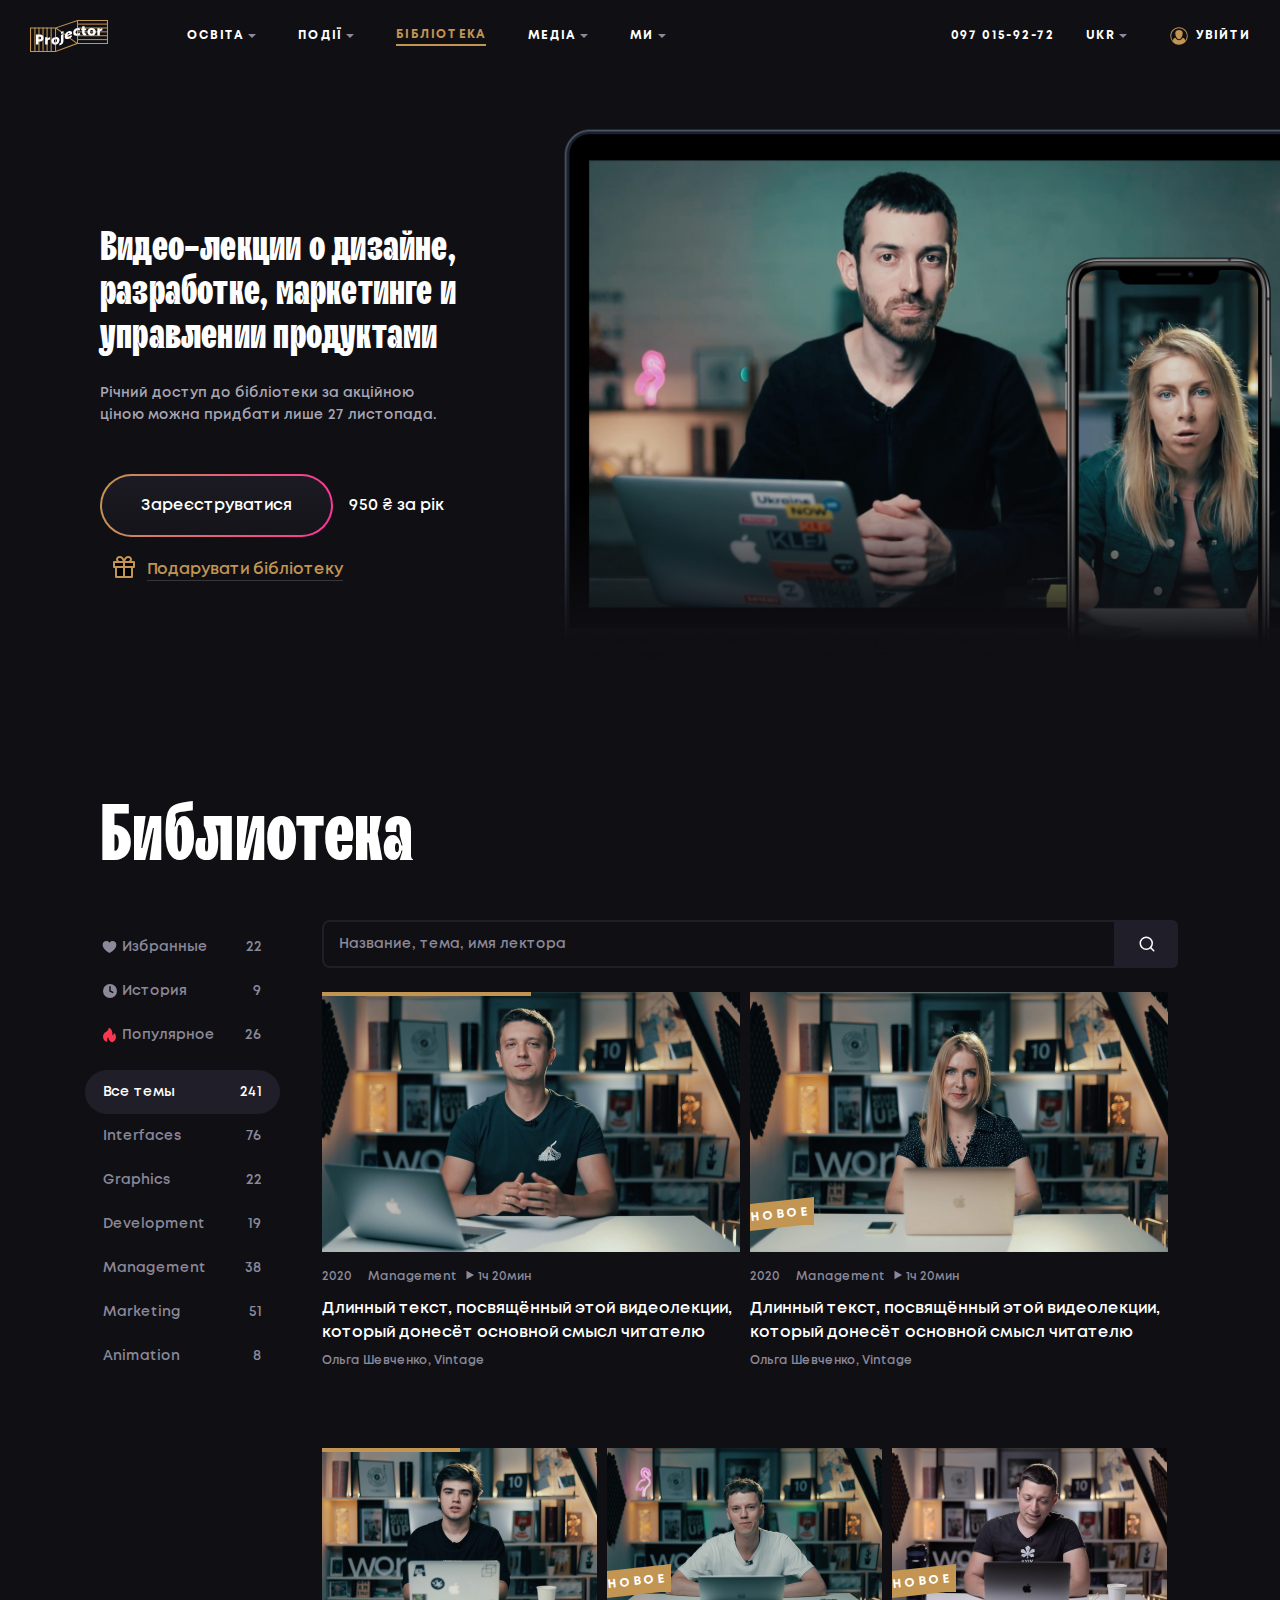
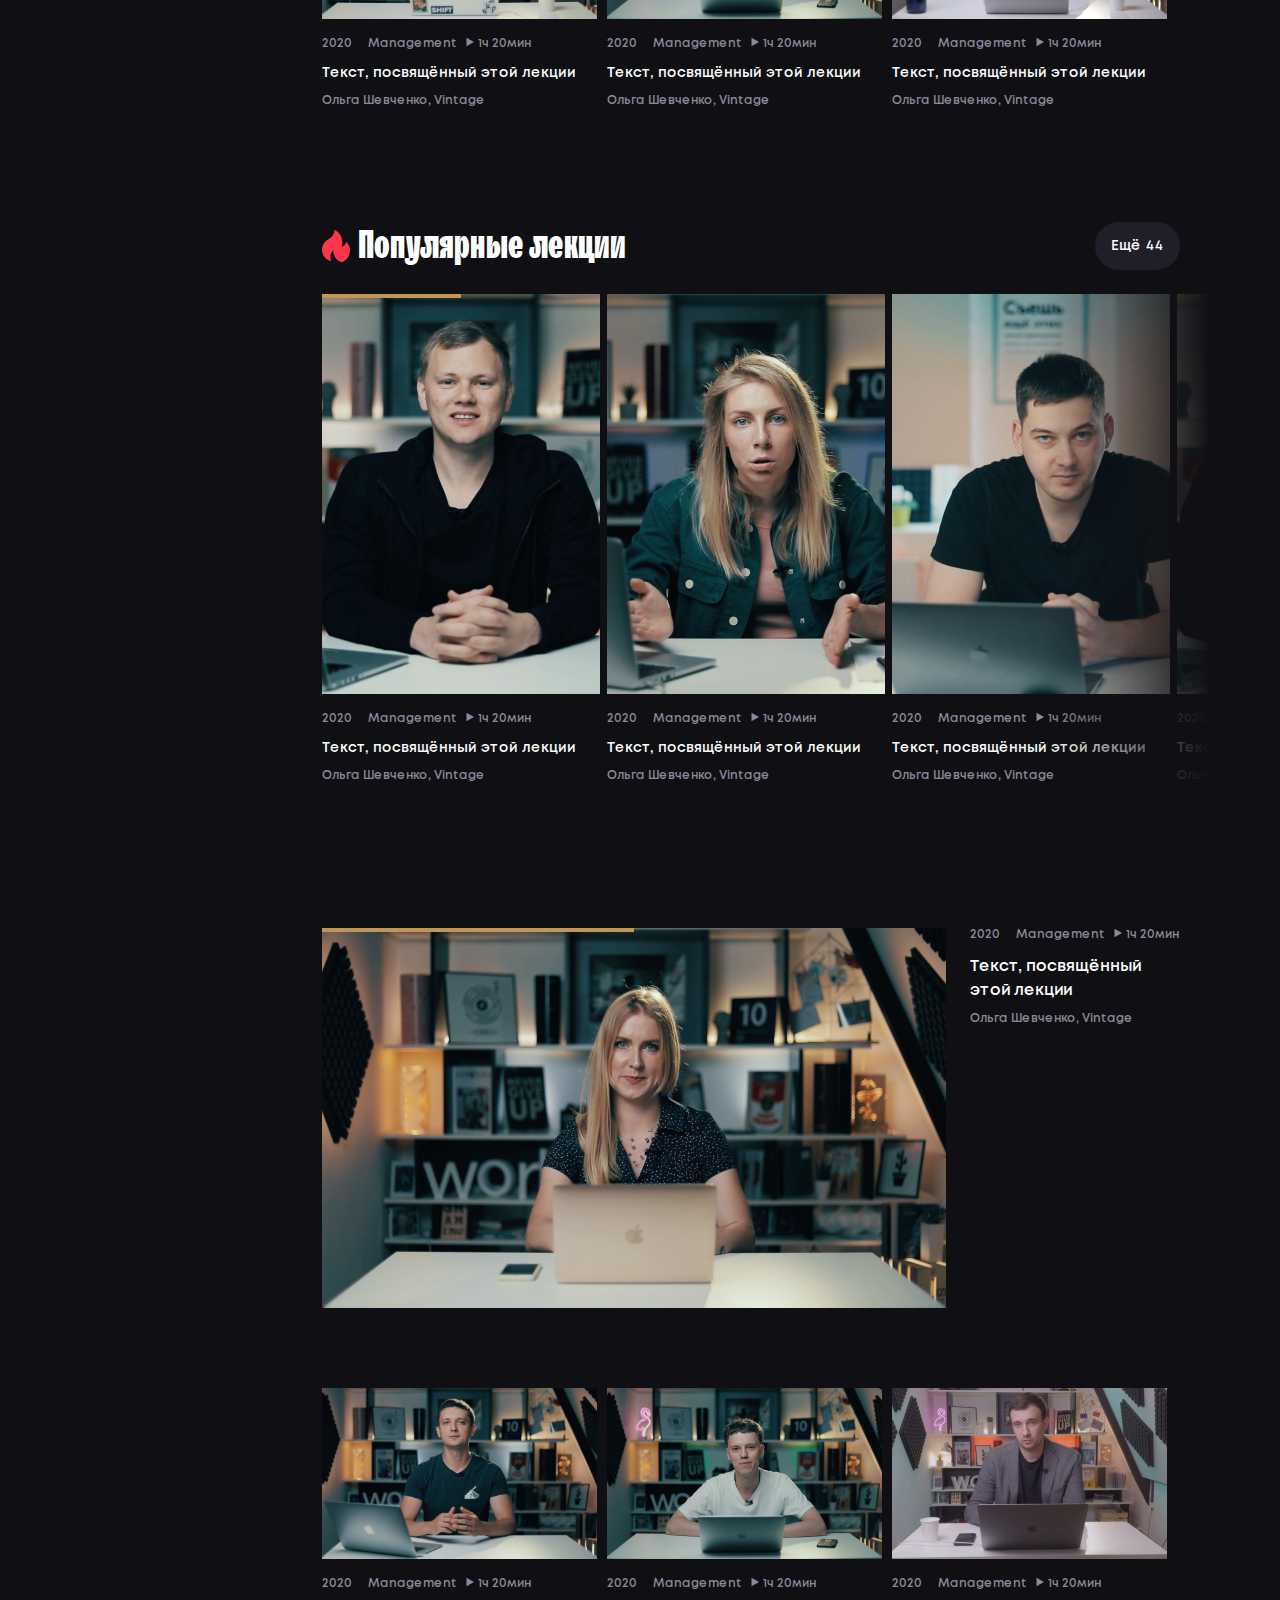
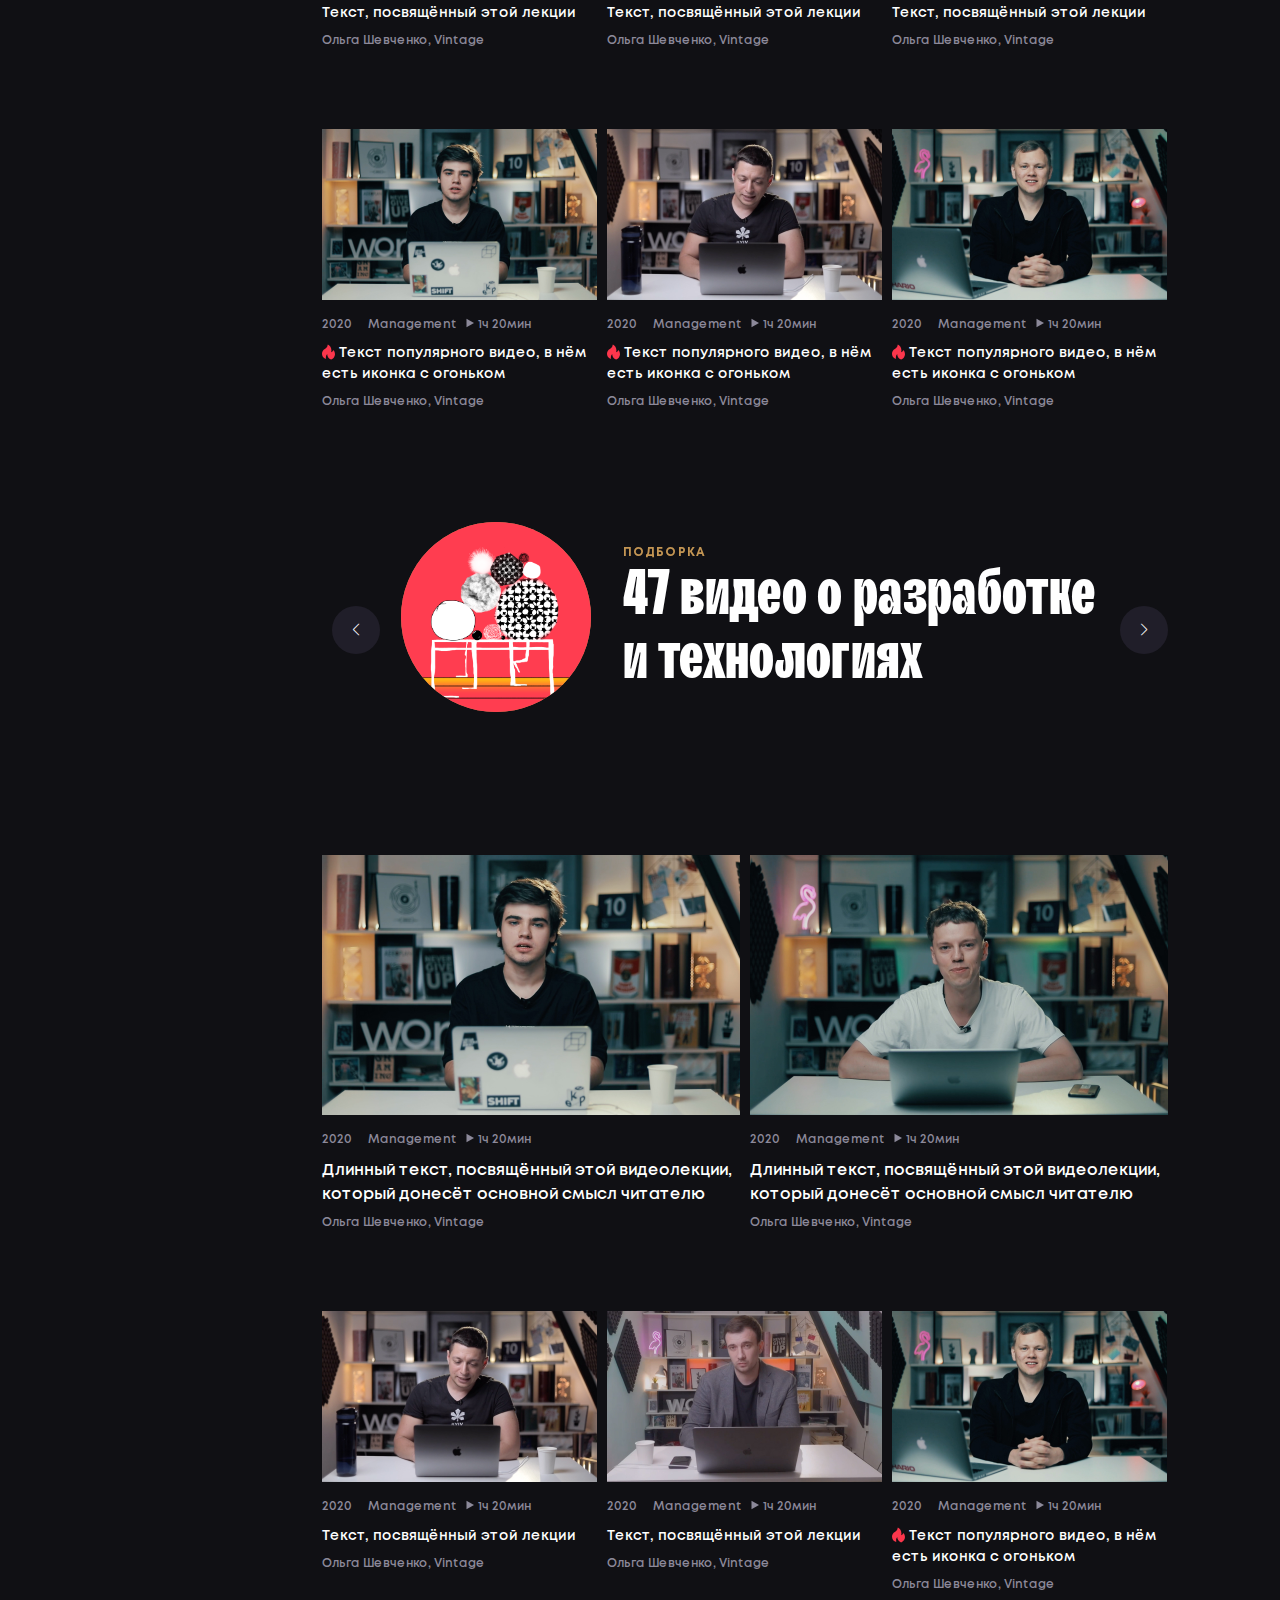
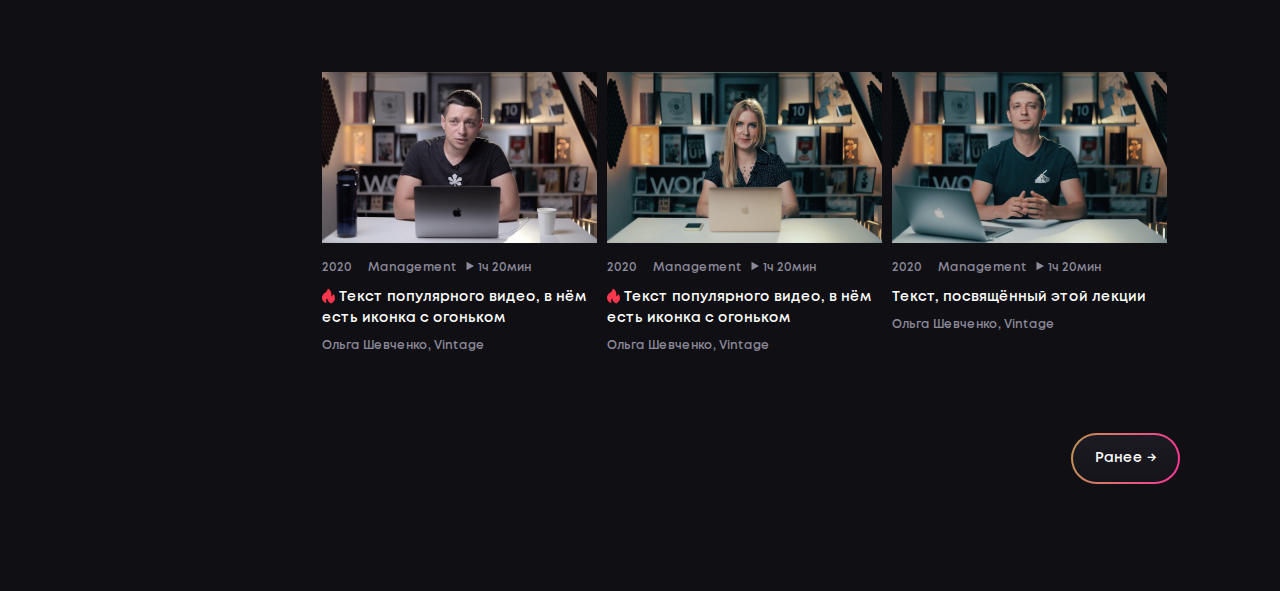
<file: main-page-unlogged.html>
<!doctype html>
<html>
  <head>
    <meta charset="utf-8" />
    <title>Main page - unlogged</title>
    <meta http-equiv="X-UA-Compatible" content="IE=Edge" />
    <meta name="viewport" content="width=device-width, initial-scale=1" />
    <meta name="theme-color" content="#fff" />
    <meta name="format-detection" content="telephone=no" />
    <link rel="stylesheet" media="all" href="css/app.css" />
  </head>
  <body>
    <div class="overlay js-overlay"></div>
    <!-- BEGIN content -->
    <div class="out">
      <!-- begin header -->
      <header class="header js-header">
        <div class="skip-content" id="skip">
          <a class="skip-content__link" href="#content" tabindex="1">Skip to Main Content (Press Enter)</a>
        </div>
        <div class="header__container container container_wider">
          <a href="#" class="header__logo logo">
            <img class="logo__image" src="./img/logo.svg" alt="Логотип Projector" />
          </a>
          <button class="header__burger js-burger" type="button" aria-label="Открыть меню">
            <svg class="icon icon-burger">
              <use xlink:href="img/sprite.svg#icon-burger"></use>
            </svg>
          </button>
          <button class="header__close js-close" type="button" aria-label="Закрыть меню">
            <svg class="icon icon-close-menu">
              <use xlink:href="img/sprite.svg#icon-close-menu"></use>
            </svg>
          </button>
          <div class="header__inner js-menu-inner">
            <button class="header__login header__login_mob js-open-popup-button" type="button" data-popup="login">
              <svg class="icon icon-user">
                <use xlink:href="img/sprite.svg#icon-user"></use>
              </svg>
              <span class="js-login">Увійти</span>
            </button>
            <nav class="header__menu menu js-menu">
              <ul class="menu__list">
                <li class="menu__point  js-menu-point-with-sublist ">
                  <a class="menu__link" tabindex="1"> Освіта <svg class="icon icon-arrow-down">
                      <use xlink:href="img/sprite.svg#icon-arrow-down"></use>
                    </svg>
                  </a>
                  <ul class="menu__sublist js-sublist">
                    <li class="menu__subpoint js-menu-point">
                      <a class="menu__subpoint-link" href="#">
                        <div class="menu__subpoint-image">
                          <img class="menu__subpoint-pic" src="./img/study-image.jpg" alt="Освіта" />
                        </div>
                        <div class="menu__subpoint-text">
                          <span class="menu__subpoint-name">Онлайн-курси</span>
                          <span class="menu__subpoint-subtext">для розвитку в професії</span>
                        </div>
                      </a>
                    </li>
                    <li class="menu__subpoint js-menu-point">
                      <a class="menu__subpoint-link" href="#">
                        <div class="menu__subpoint-text">
                          <span class="menu__subpoint-name">Гуманітаріум</span>
                        </div>
                      </a>
                    </li>
                    <li class="menu__subpoint js-menu-point">
                      <a class="menu__subpoint-link" href="#">
                        <div class="menu__subpoint-text">
                          <span class="menu__subpoint-name">Курси для школярів</span>
                        </div>
                      </a>
                    </li>
                  </ul>
                </li>
                <li class="menu__point  js-menu-point-with-sublist ">
                  <a class="menu__link" tabindex="1"> Події <svg class="icon icon-arrow-down">
                      <use xlink:href="img/sprite.svg#icon-arrow-down"></use>
                    </svg>
                  </a>
                  <ul class="menu__sublist js-sublist">
                    <li class="menu__subpoint js-menu-point">
                      <a class="menu__subpoint-link" href="#">
                        <div class="menu__subpoint-image">
                          <img class="menu__subpoint-pic" src="./img/events-image.jpg" alt="Події" />
                        </div>
                        <div class="menu__subpoint-text">
                          <span class="menu__subpoint-name">Whatabout</span>
                          <span class="menu__subpoint-subtext">global creative community</span>
                        </div>
                        <svg class="icon icon-arrow-open">
                          <use xlink:href="img/sprite.svg#icon-arrow-open"></use>
                        </svg>
                      </a>
                    </li>
                    <li class="menu__subpoint js-menu-point">
                      <a class="menu__subpoint-link" href="#">
                        <div class="menu__subpoint-text">
                          <span class="menu__subpoint-name">Kruрa</span>
                        </div>
                        <svg class="icon icon-arrow-open">
                          <use xlink:href="img/sprite.svg#icon-arrow-open"></use>
                        </svg>
                      </a>
                    </li>
                    <li class="menu__subpoint js-menu-point">
                      <a class="menu__subpoint-link" href="#">
                        <div class="menu__subpoint-text">
                          <span class="menu__subpoint-name">OFFF Kyiv</span>
                        </div>
                        <svg class="icon icon-arrow-open">
                          <use xlink:href="img/sprite.svg#icon-arrow-open"></use>
                        </svg>
                      </a>
                    </li>
                    <li class="menu__subpoint js-menu-point">
                      <a class="menu__subpoint-link" href="#">
                        <div class="menu__subpoint-text">
                          <span class="menu__subpoint-name">Воркшопи і лекції</span>
                        </div>
                      </a>
                    </li>
                  </ul>
                </li>
                <li class="menu__point  is-active js-menu-point ">
                  <a class="menu__link" href="main-page-unlogged.html" tabindex="1">Бібліотека</a>
                </li>
                <li class="menu__point  js-menu-point-with-sublist ">
                  <a class="menu__link" tabindex="1"> Медіа <svg class="icon icon-arrow-down">
                      <use xlink:href="img/sprite.svg#icon-arrow-down"></use>
                    </svg>
                  </a>
                  <ul class="menu__sublist js-sublist">
                    <li class="menu__subpoint js-menu-point">
                      <a class="menu__subpoint-link" href="#">
                        <div class="menu__subpoint-image">
                          <img class="menu__subpoint-pic" src="./img/events-image.jpg" alt="Медіа" />
                        </div>
                        <div class="menu__subpoint-text">
                          <span class="menu__subpoint-name">Telegraf</span>
                          <span class="menu__subpoint-subtext">провідне українське дизайн-медіа</span>
                        </div>
                        <svg class="icon icon-arrow-open">
                          <use xlink:href="img/sprite.svg#icon-arrow-open"></use>
                        </svg>
                      </a>
                    </li>
                    <li class="menu__subpoint js-menu-point">
                      <a class="menu__subpoint-link" href="#">
                        <div class="menu__subpoint-text">
                          <span class="menu__subpoint-name">Рrjctr Mag</span>
                        </div>
                        <svg class="icon icon-arrow-open">
                          <use xlink:href="img/sprite.svg#icon-arrow-open"></use>
                        </svg>
                      </a>
                    </li>
                    <li class="menu__subpoint js-menu-point">
                      <a class="menu__subpoint-link" href="#">
                        <div class="menu__subpoint-text">
                          <span class="menu__subpoint-name">Youtube</span>
                        </div>
                        <svg class="icon icon-arrow-open">
                          <use xlink:href="img/sprite.svg#icon-arrow-open"></use>
                        </svg>
                      </a>
                    </li>
                    <li class="menu__subpoint js-menu-point">
                      <a class="menu__subpoint-link" href="#">
                        <div class="menu__subpoint-icon">
                          <svg class="icon icon-facebook">
                            <use xlink:href="img/sprite.svg#icon-facebook"></use>
                          </svg>
                        </div>
                        <div class="menu__subpoint-text">
                          <span class="menu__subpoint-name">Новини, роботи, люди</span>
                        </div>
                        <svg class="icon icon-arrow-open">
                          <use xlink:href="img/sprite.svg#icon-arrow-open"></use>
                        </svg>
                      </a>
                    </li>
                    <li class="menu__subpoint js-menu-point">
                      <a class="menu__subpoint-link" href="#">
                        <div class="menu__subpoint-icon">
                          <svg class="icon icon-telegram">
                            <use xlink:href="img/sprite.svg#icon-telegram"></use>
                          </svg>
                        </div>
                        <div class="menu__subpoint-text">
                          <span class="menu__subpoint-name">Вакансії та анонси</span>
                        </div>
                        <svg class="icon icon-arrow-open">
                          <use xlink:href="img/sprite.svg#icon-arrow-open"></use>
                        </svg>
                      </a>
                    </li>
                    <li class="menu__subpoint js-menu-point">
                      <a class="menu__subpoint-link" href="#">
                        <div class="menu__subpoint-icon">
                          <svg class="icon icon-instagram">
                            <use xlink:href="img/sprite.svg#icon-instagram"></use>
                          </svg>
                        </div>
                        <div class="menu__subpoint-text">
                          <span class="menu__subpoint-name">Візуальне життя школи </span>
                        </div>
                        <svg class="icon icon-arrow-open">
                          <use xlink:href="img/sprite.svg#icon-arrow-open"></use>
                        </svg>
                      </a>
                    </li>
                  </ul>
                </li>
                <li class="menu__point  js-menu-point-with-sublist ">
                  <a class="menu__link" tabindex="1"> Ми <svg class="icon icon-arrow-down">
                      <use xlink:href="img/sprite.svg#icon-arrow-down"></use>
                    </svg>
                  </a>
                  <ul class="menu__sublist js-sublist">
                    <li class="menu__subpoint js-menu-point">
                      <a class="menu__subpoint-link" href="#">
                        <div class="menu__subpoint-image">
                          <img class="menu__subpoint-pic" src="./img/we-image.jpg" alt="Ми" />
                        </div>
                        <div class="menu__subpoint-text">
                          <span class="menu__subpoint-name">Про Рrojector</span>
                          <span class="menu__subpoint-subtext">історія і головні ідеї школи</span>
                        </div>
                      </a>
                    </li>
                    <li class="menu__subpoint js-menu-point">
                      <a class="menu__subpoint-link" href="#">
                        <div class="menu__subpoint-text">
                          <span class="menu__subpoint-name">Люди</span>
                        </div>
                      </a>
                    </li>
                    <li class="menu__subpoint js-menu-point">
                      <a class="menu__subpoint-link" href="#">
                        <div class="menu__subpoint-text">
                          <span class="menu__subpoint-name">Співпраця</span>
                        </div>
                      </a>
                    </li>
                    <li class="menu__subpoint js-menu-point">
                      <a class="menu__subpoint-link" href="#">
                        <div class="menu__subpoint-text">
                          <span class="menu__subpoint-name">Контакти</span>
                        </div>
                      </a>
                    </li>
                  </ul>
                </li>
              </ul>
            </nav>
            <div class="header__actions">
              <a class="header__phone" href="tel:0970159272" tabindex="1">097 015-92-72</a>
              <form class="header__languages js-languages" action="#" method="get">
                <button class="header__languages-button js-languages-button" type="button" aria-label="Выбор языка" tabindex="1">
                  <span class="header__languages-text js-languages-text">UKR</span>
                  <svg class="icon icon-arrow-down">
                    <use xlink:href="img/sprite.svg#icon-arrow-down"></use>
                  </svg>
                </button>
                <ul class="header__languages-list js-languages-options">
                  <li class="header__languages-item js-languages-item">RU</li>
                  <li class="header__languages-item js-languages-item">ENG</li>
                </ul>
                <select class="header__languages-select js-languages-hidden" id="languages" name="languages" required>
                  <option value="UKR">UKR</option>
                  <option value="RU">RU</option>
                  <option value="ENG">ENG</option>
                </select>
              </form>
              <button class="header__login js-open-popup-button" type="button" data-popup="login" tabindex="1">
                <svg class="icon icon-user">
                  <use xlink:href="img/sprite.svg#icon-user"></use>
                </svg>
                <span>Увійти</span>
              </button>
            </div>
          </div>
        </div>
      </header>
      <!-- end header -->
      <!-- begin intro -->
      <section class="intro">
        <div class="intro__container container">
          <div class="intro__info">
            <h3 class="intro__title title title_smallest">Видео-лекции о дизайне, разработке, маркетинге и управлении продуктами</h3>
            <p class="intro__text">Річний доступ до бібліотеки за акційною ціною можна придбати лише 27 листопада.</p>
            <div class="intro__action">
              <div class="intro__button button js-open-popup-button" data-popup="request">
                <a class="button__link" href="#" tabindex="1">Зареєструватися</a>
              </div>
              <div class="intro__section">
                <span class="intro__price">
                  <span class="intro__currency intro__currency_symbol">950 &#8372;</span> за рік </span>
              </div>
            </div>
            <div class="intro__action">
              <button class="intro__gift-container js-open-popup-button" type="button" data-popup="gift-request">
                <svg class="intro__gift-image" width="24" height="24" viewBox="0 0 24 24" fill="none" xmlns="http://www.w3.org/2000/svg">
                  <path fill-rule="evenodd" d="M20 12V22H4V12" stroke-width="2" stroke-linecap="round" stroke-linejoin="round" />
                  <path fill-rule="evenodd" d="M22 7H2V12H22V7Z" stroke-width="2" stroke-linecap="round" stroke-linejoin="round" />
                  <path fill-rule="evenodd" d="M12 22V7" stroke-width="2" stroke-linecap="round" stroke-linejoin="round" />
                  <path fill-rule="evenodd" d="M12 7H7.5C6.83696 7 6.20107 6.73661 5.73223 6.26777C5.26339 5.79893 5 5.16304 5 4.5C5 3.83696 5.26339 3.20107 5.73223 2.73223C6.20107 2.26339 6.83696 2 7.5 2C11 2 12 7 12 7Z" stroke-width="2" stroke-linecap="round" stroke-linejoin="round" />
                  <path d="M12 7H16.5C17.163 7 17.7989 6.73661 18.2678 6.26777C18.7366 5.79893 19 5.16304 19 4.5C19 3.83696 18.7366 3.20107 18.2678 2.73223C17.7989 2.26339 17.163 2 16.5 2C13 2 12 7 12 7Z" stroke-width="2" stroke-linecap="round" stroke-linejoin="round" />
                </svg>
                <span class="link link_gold-grey intro__gift-text">Подарувати бібліотеку</span></button>
            </div>
          </div>
          <div class="intro__image">
            <picture>
              <source media="(min-width: 1024px)" srcset="./img/banner-top@2x.png" />
              <source media="(min-width: 767px)" srcset="./img/banner-top.png" />
              <source media="(min-width: 370px)" srcset="./img/banner-top-mobile@2x.png" />
              <source media="(min-width: 320px)" srcset="./img/banner-top-mobile.png" />
              <img src="./img/banner-top@2x.png" alt="Примеры отображения лекторов на разных дисплеях" />
            </picture>
          </div>
        </div>
      </section>
      <!-- end intro -->
      <div class="container container_padding-small">
        <h1 class="title title_padding js-main-title">Библиотека</h1>
        <div class="inner js-inner">
          <!-- begin sidebar -->
          <div class="sidebar js-filters-slider">
            <ul class="sidebar__list">
              <li class="sidebar__point  sidebar__point_padding  js-sidebar-point" id="selected " tabindex="1">
                <button class="sidebar__button" type="button">
                  <span class="sidebar__name">
                    <svg class="icon icon-heart">
                      <use xlink:href="img/sprite.svg#icon-heart"></use>
                    </svg> Избранные</span>
                  <span class="sidebar__count">22</span>
                </button>
              </li>
              <li class="sidebar__point  sidebar__point_order sidebar__point_padding  js-sidebar-point" id="history " tabindex="1">
                <button class="sidebar__button" type="button">
                  <span class="sidebar__name">
                    <svg class="icon icon-clock">
                      <use xlink:href="img/sprite.svg#icon-clock"></use>
                    </svg> История</span>
                  <span class="sidebar__count">9</span>
                </button>
              </li>
              <li class="sidebar__point  sidebar__point_margin sidebar__point_padding  js-sidebar-point" id="popular " tabindex="1">
                <button class="sidebar__button" type="button">
                  <span class="sidebar__name">
                    <svg class="icon icon-fire">
                      <use xlink:href="img/sprite.svg#icon-fire"></use>
                    </svg> Популярное</span>
                  <span class="sidebar__count">26</span>
                </button>
              </li>
              <li class="sidebar__point  sidebar__point_desktop is-active  js-sidebar-point" id="all " tabindex="1">
                <button class="sidebar__button" type="button">
                  <span class="sidebar__name"> Все темы</span>
                  <span class="sidebar__count">241</span>
                </button>
              </li>
              <li class="sidebar__point  js-sidebar-point" id="interfaces " tabindex="1">
                <button class="sidebar__button" type="button">
                  <span class="sidebar__name"> Interfaces</span>
                  <span class="sidebar__count">76</span>
                </button>
              </li>
              <li class="sidebar__point  js-sidebar-point" id="graphics " tabindex="1">
                <button class="sidebar__button" type="button">
                  <span class="sidebar__name"> Graphics</span>
                  <span class="sidebar__count">22</span>
                </button>
              </li>
              <li class="sidebar__point  js-sidebar-point" id="development " tabindex="1">
                <button class="sidebar__button" type="button">
                  <span class="sidebar__name"> Development</span>
                  <span class="sidebar__count">19</span>
                </button>
              </li>
              <li class="sidebar__point  js-sidebar-point" id="management " tabindex="1">
                <button class="sidebar__button" type="button">
                  <span class="sidebar__name"> Management</span>
                  <span class="sidebar__count">38</span>
                </button>
              </li>
              <li class="sidebar__point  js-sidebar-point" id="marketing " tabindex="1">
                <button class="sidebar__button" type="button">
                  <span class="sidebar__name"> Marketing</span>
                  <span class="sidebar__count">51</span>
                </button>
              </li>
              <li class="sidebar__point  js-sidebar-point" id="animation " tabindex="1">
                <button class="sidebar__button" type="button">
                  <span class="sidebar__name"> Animation</span>
                  <span class="sidebar__count">8</span>
                </button>
              </li>
            </ul>
          </div>
          <!-- end sidebar -->
          <main class="main" id="content">
            <!-- begin search -->
            <div class="search">
              <form class="search__form" action="#" method="get">
                <input class="search__input js-search" type="text" placeholder="Название, тема, имя лектора" id="search" name="search" aria-label="Поиск" tabindex="1" />
                <span class="search__icon">
                  <svg class="icon icon-search">
                    <use xlink:href="img/sprite.svg#icon-search"></use>
                  </svg>
                </span>
                <button class="search__close js-search-clear" type="button" tabindex="1">
                  <svg class="icon icon-close-search">
                    <use xlink:href="img/sprite.svg#icon-close-search"></use>
                  </svg>
                </button>
                <button class="search__button" type="submit" tabindex="1">
                  <svg class="icon icon-search">
                    <use xlink:href="img/sprite.svg#icon-search"></use>
                  </svg>
                </button>
              </form>
            </div>
            <!-- end search -->
            <!-- begin cards-block -->
            <section class="cards-block">
              <ul class="cards-block__list">
                <li class="cards-block__item ">
                  <div class="card  card_big ">
                    <script src="https://code.jquery.com/jquery-3.5.1.min.js" integrity="sha256-9/aliU8dGd2tb6OSsuzixeV4y/faTqgFtohetphbbj0=" crossorigin="anonymous"></script>
                    <script>
                      $('.card__favorite').click(function(event)
                      {
                        $('.card__link').click(false);
                        $(this).toggleClass('hidden');
                      });

                    </script>
                    <a class="card__link aaa" href="/ddd" tabindex="1">
                      <span class="card__favorite">
                        <svg class="icon icon-heart">
                          <use xlink:href="img/sprite.svg#icon-heart"></use>
                        </svg>
                      </span>
                      <!-- <span class="card__favorite">
<svg class="icon icon-heart-outline"><use xlink:href="img/sprite.svg#icon-heart-outline"></use></svg>
</span> -->
                      <!--  -->
                      <div class="card__image  card__image_big ">
                        <div class="card__progress-bar  is-active ">
                          <div class="card__progress"></div>
                        </div>
                        <picture>
                          <source media="(min-width: 1024px)" srcset="./img/big-card-1@2x.jpg" />
                          <img class="card__photo" src="./img/big-card-1.jpg" alt="Фото лектора" />
                        </picture>
                        <div class="card__label ">
                          <span class="card__label-text">Новое</span>
                        </div>
                      </div>
                      <p class="card__info">
                        <span class="card__year">2020</span>
                        <span class="card__category">Management</span>
                        <span class="card__duration">
                          <svg class="icon icon-arrow-right">
                            <use xlink:href="img/sprite.svg#icon-arrow-right"></use>
                          </svg> 1ч 20мин </span>
                      </p>
                      <p class="card__text  card__text_big "> Длинный текст, посвящённый этой видеолекции, который донесёт основной смысл читателю </p>
                    </a>
                    <a class="card__speaker link" href="#" tabindex="1">Ольга Шевченко, Vintage</a>
                  </div>
                </li>
                <li class="cards-block__item ">
                  <div class="card  card_big ">
                    <script src="https://code.jquery.com/jquery-3.5.1.min.js" integrity="sha256-9/aliU8dGd2tb6OSsuzixeV4y/faTqgFtohetphbbj0=" crossorigin="anonymous"></script>
                    <script>
                      $('.card__favorite').click(function(event)
                      {
                        $('.card__link').click(false);
                        $(this).toggleClass('hidden');
                      });

                    </script>
                    <a class="card__link aaa" href="/ddd" tabindex="1">
                      <span class="card__favorite">
                        <svg class="icon icon-heart">
                          <use xlink:href="img/sprite.svg#icon-heart"></use>
                        </svg>
                      </span>
                      <!-- <span class="card__favorite">
<svg class="icon icon-heart-outline"><use xlink:href="img/sprite.svg#icon-heart-outline"></use></svg>
</span> -->
                      <!--  -->
                      <div class="card__image  card__image_big ">
                        <div class="card__progress-bar ">
                          <div class="card__progress"></div>
                        </div>
                        <picture>
                          <source media="(min-width: 1024px)" srcset="./img/big-card-2@2x.jpg" />
                          <img class="card__photo" src="./img/big-card-2.jpg" alt="Фото лектора" />
                        </picture>
                        <div class="card__label  is-active ">
                          <span class="card__label-text">Новое</span>
                        </div>
                      </div>
                      <p class="card__info">
                        <span class="card__year">2020</span>
                        <span class="card__category">Management</span>
                        <span class="card__duration">
                          <svg class="icon icon-arrow-right">
                            <use xlink:href="img/sprite.svg#icon-arrow-right"></use>
                          </svg> 1ч 20мин </span>
                      </p>
                      <p class="card__text  card__text_big "> Длинный текст, посвящённый этой видеолекции, который донесёт основной смысл читателю </p>
                    </a>
                    <a class="card__speaker link" href="#" tabindex="1">Ольга Шевченко, Vintage</a>
                  </div>
                </li>
                <li class="cards-block__item  cards-block__item_visibility ">
                  <div class="card  card_big ">
                    <script src="https://code.jquery.com/jquery-3.5.1.min.js" integrity="sha256-9/aliU8dGd2tb6OSsuzixeV4y/faTqgFtohetphbbj0=" crossorigin="anonymous"></script>
                    <script>
                      $('.card__favorite').click(function(event)
                      {
                        $('.card__link').click(false);
                        $(this).toggleClass('hidden');
                      });

                    </script>
                    <a class="card__link aaa" href="/ddd" tabindex="1">
                      <span class="card__favorite">
                        <svg class="icon icon-heart">
                          <use xlink:href="img/sprite.svg#icon-heart"></use>
                        </svg>
                      </span>
                      <!-- <span class="card__favorite">
<svg class="icon icon-heart-outline"><use xlink:href="img/sprite.svg#icon-heart-outline"></use></svg>
</span> -->
                      <!--  -->
                      <div class="card__image  card__image_big ">
                        <div class="card__progress-bar ">
                          <div class="card__progress"></div>
                        </div>
                        <picture>
                          <source media="(min-width: 1024px)" srcset="./img/big-card-2@2x.jpg" />
                          <img class="card__photo" src="./img/big-card-2.jpg" alt="Фото лектора" />
                        </picture>
                        <div class="card__label  is-active ">
                          <span class="card__label-text">Новое</span>
                        </div>
                      </div>
                      <p class="card__info">
                        <span class="card__year">2020</span>
                        <span class="card__category">Management</span>
                        <span class="card__duration">
                          <svg class="icon icon-arrow-right">
                            <use xlink:href="img/sprite.svg#icon-arrow-right"></use>
                          </svg> 1ч 20мин </span>
                      </p>
                      <p class="card__text  card__text_big "> Длинный текст, посвящённый этой видеолекции, который донесёт основной смысл читателю </p>
                    </a>
                    <a class="card__speaker link" href="#" tabindex="1">Ольга Шевченко, Vintage</a>
                  </div>
                </li>
              </ul>
            </section>
            <!-- end cards-block -->
            <!-- begin cards-block -->
            <section class="cards-block">
              <ul class="cards-block__list">
                <li class="cards-block__item ">
                  <div class="card ">
                    <script src="https://code.jquery.com/jquery-3.5.1.min.js" integrity="sha256-9/aliU8dGd2tb6OSsuzixeV4y/faTqgFtohetphbbj0=" crossorigin="anonymous"></script>
                    <script>
                      $('.card__favorite').click(function(event)
                      {
                        $('.card__link').click(false);
                        $(this).toggleClass('hidden');
                      });

                    </script>
                    <a class="card__link aaa" href="/ddd" tabindex="1">
                      <span class="card__favorite">
                        <svg class="icon icon-heart">
                          <use xlink:href="img/sprite.svg#icon-heart"></use>
                        </svg>
                      </span>
                      <!-- <span class="card__favorite">
<svg class="icon icon-heart-outline"><use xlink:href="img/sprite.svg#icon-heart-outline"></use></svg>
</span> -->
                      <!--  -->
                      <div class="card__image ">
                        <div class="card__progress-bar  is-active ">
                          <div class="card__progress"></div>
                        </div>
                        <picture>
                          <source media="(min-width: 1024px)" srcset="./img/default-card-1@2x.jpg" />
                          <img class="card__photo" src="./img/default-card-1.jpg" alt="Фото лектора" />
                        </picture>
                        <div class="card__label ">
                          <span class="card__label-text">Новое</span>
                        </div>
                      </div>
                      <p class="card__info">
                        <span class="card__year">2020</span>
                        <span class="card__category">Management</span>
                        <span class="card__duration">
                          <svg class="icon icon-arrow-right">
                            <use xlink:href="img/sprite.svg#icon-arrow-right"></use>
                          </svg> 1ч 20мин </span>
                      </p>
                      <p class="card__text "> Текст, посвящённый этой лекции </p>
                    </a>
                    <a class="card__speaker link" href="#" tabindex="1">Ольга Шевченко, Vintage</a>
                  </div>
                </li>
                <li class="cards-block__item ">
                  <div class="card ">
                    <script src="https://code.jquery.com/jquery-3.5.1.min.js" integrity="sha256-9/aliU8dGd2tb6OSsuzixeV4y/faTqgFtohetphbbj0=" crossorigin="anonymous"></script>
                    <script>
                      $('.card__favorite').click(function(event)
                      {
                        $('.card__link').click(false);
                        $(this).toggleClass('hidden');
                      });

                    </script>
                    <a class="card__link aaa" href="/ddd" tabindex="1">
                      <span class="card__favorite">
                        <svg class="icon icon-heart">
                          <use xlink:href="img/sprite.svg#icon-heart"></use>
                        </svg>
                      </span>
                      <!-- <span class="card__favorite">
<svg class="icon icon-heart-outline"><use xlink:href="img/sprite.svg#icon-heart-outline"></use></svg>
</span> -->
                      <!--  -->
                      <div class="card__image ">
                        <div class="card__progress-bar ">
                          <div class="card__progress"></div>
                        </div>
                        <picture>
                          <source media="(min-width: 1024px)" srcset="./img/default-card-2@2x.jpg" />
                          <img class="card__photo" src="./img/default-card-2.jpg" alt="Фото лектора" />
                        </picture>
                        <div class="card__label  is-active ">
                          <span class="card__label-text">Новое</span>
                        </div>
                      </div>
                      <p class="card__info">
                        <span class="card__year">2020</span>
                        <span class="card__category">Management</span>
                        <span class="card__duration">
                          <svg class="icon icon-arrow-right">
                            <use xlink:href="img/sprite.svg#icon-arrow-right"></use>
                          </svg> 1ч 20мин </span>
                      </p>
                      <p class="card__text "> Текст, посвящённый этой лекции </p>
                    </a>
                    <a class="card__speaker link" href="#" tabindex="1">Ольга Шевченко, Vintage</a>
                  </div>
                </li>
                <li class="cards-block__item ">
                  <div class="card ">
                    <script src="https://code.jquery.com/jquery-3.5.1.min.js" integrity="sha256-9/aliU8dGd2tb6OSsuzixeV4y/faTqgFtohetphbbj0=" crossorigin="anonymous"></script>
                    <script>
                      $('.card__favorite').click(function(event)
                      {
                        $('.card__link').click(false);
                        $(this).toggleClass('hidden');
                      });

                    </script>
                    <a class="card__link aaa" href="/ddd" tabindex="1">
                      <span class="card__favorite">
                        <svg class="icon icon-heart">
                          <use xlink:href="img/sprite.svg#icon-heart"></use>
                        </svg>
                      </span>
                      <!-- <span class="card__favorite">
<svg class="icon icon-heart-outline"><use xlink:href="img/sprite.svg#icon-heart-outline"></use></svg>
</span> -->
                      <!--  -->
                      <div class="card__image ">
                        <div class="card__progress-bar ">
                          <div class="card__progress"></div>
                        </div>
                        <picture>
                          <source media="(min-width: 1024px)" srcset="./img/default-card-3@2x.jpg" />
                          <img class="card__photo" src="./img/default-card-3.jpg" alt="Фото лектора" />
                        </picture>
                        <div class="card__label  is-active ">
                          <span class="card__label-text">Новое</span>
                        </div>
                      </div>
                      <p class="card__info">
                        <span class="card__year">2020</span>
                        <span class="card__category">Management</span>
                        <span class="card__duration">
                          <svg class="icon icon-arrow-right">
                            <use xlink:href="img/sprite.svg#icon-arrow-right"></use>
                          </svg> 1ч 20мин </span>
                      </p>
                      <p class="card__text "> Текст, посвящённый этой лекции </p>
                    </a>
                    <a class="card__speaker link" href="#" tabindex="1">Ольга Шевченко, Vintage</a>
                  </div>
                </li>
                <li class="cards-block__item  cards-block__item_visibility ">
                  <div class="card ">
                    <script src="https://code.jquery.com/jquery-3.5.1.min.js" integrity="sha256-9/aliU8dGd2tb6OSsuzixeV4y/faTqgFtohetphbbj0=" crossorigin="anonymous"></script>
                    <script>
                      $('.card__favorite').click(function(event)
                      {
                        $('.card__link').click(false);
                        $(this).toggleClass('hidden');
                      });

                    </script>
                    <a class="card__link aaa" href="/ddd" tabindex="1">
                      <span class="card__favorite">
                        <svg class="icon icon-heart">
                          <use xlink:href="img/sprite.svg#icon-heart"></use>
                        </svg>
                      </span>
                      <!-- <span class="card__favorite">
<svg class="icon icon-heart-outline"><use xlink:href="img/sprite.svg#icon-heart-outline"></use></svg>
</span> -->
                      <!--  -->
                      <div class="card__image ">
                        <div class="card__progress-bar ">
                          <div class="card__progress"></div>
                        </div>
                        <picture>
                          <source media="(min-width: 1024px)" srcset="./img/default-card-3@2x.jpg" />
                          <img class="card__photo" src="./img/default-card-3.jpg" alt="Фото лектора" />
                        </picture>
                        <div class="card__label  is-active ">
                          <span class="card__label-text">Новое</span>
                        </div>
                      </div>
                      <p class="card__info">
                        <span class="card__year">2020</span>
                        <span class="card__category">Management</span>
                        <span class="card__duration">
                          <svg class="icon icon-arrow-right">
                            <use xlink:href="img/sprite.svg#icon-arrow-right"></use>
                          </svg> 1ч 20мин </span>
                      </p>
                      <p class="card__text "> Текст, посвящённый этой лекции </p>
                    </a>
                    <a class="card__speaker link" href="#" tabindex="1">Ольга Шевченко, Vintage</a>
                  </div>
                </li>
              </ul>
            </section>
            <!-- end cards-block -->
            <!-- begin popular-lections -->
            <section class="popular-lections">
              <div class="popular-lections__heading">
                <h4 class="popular-lections__title title title_tiny">
                  <svg class="icon icon-fire">
                    <use xlink:href="img/sprite.svg#icon-fire"></use>
                  </svg> Популярные лекции
                </h4>
                <button class="popular-lections__button button button_dark" type="button" tabindex="1">Ещё <span class="popular-lections__amount">44</span></button>
              </div>
              <div class="popular-lections__slider">
                <div class="popular-lections__inner">
                  <div class="popular-lections__slide card">
                    <a class="card__link" href="#" tabindex="1">
                      <span class="card__favorite">
                        <svg class="icon icon-heart">
                          <use xlink:href="img/sprite.svg#icon-heart"></use>
                        </svg>
                      </span>
                      <div class="card__image card__image_vertical">
                        <div class="card__progress-bar  is-active ">
                          <div class="card__progress"></div>
                        </div>
                        <picture>
                          <source media="(min-width: 1024px)" srcset="./img/big-trending-card-1@2x.jpg" />
                          <img class="card__photo" src="./img/big-trending-card-1.jpg" alt="Фото лектора" />
                        </picture>
                      </div>
                      <p class="card__info">
                        <span class="card__year">2020</span>
                        <span class="card__category">Management</span>
                        <span class="card__duration">
                          <svg class="icon icon-arrow-right">
                            <use xlink:href="img/sprite.svg#icon-arrow-right"></use>
                          </svg> 1ч 20мин </span>
                      </p>
                      <p class="card__text">Текст, посвящённый этой лекции</p>
                    </a>
                    <a class="card__speaker link" href="#" tabindex="1">Ольга Шевченко, Vintage</a>
                  </div>
                  <div class="popular-lections__slide card">
                    <a class="card__link" href="#" tabindex="1">
                      <span class="card__favorite">
                        <svg class="icon icon-heart">
                          <use xlink:href="img/sprite.svg#icon-heart"></use>
                        </svg>
                      </span>
                      <div class="card__image card__image_vertical">
                        <div class="card__progress-bar ">
                          <div class="card__progress"></div>
                        </div>
                        <picture>
                          <source media="(min-width: 1024px)" srcset="./img/big-trending-card-2@2x.jpg" />
                          <img class="card__photo" src="./img/big-trending-card-2.jpg" alt="Фото лектора" />
                        </picture>
                      </div>
                      <p class="card__info">
                        <span class="card__year">2020</span>
                        <span class="card__category">Management</span>
                        <span class="card__duration">
                          <svg class="icon icon-arrow-right">
                            <use xlink:href="img/sprite.svg#icon-arrow-right"></use>
                          </svg> 1ч 20мин </span>
                      </p>
                      <p class="card__text">Текст, посвящённый этой лекции</p>
                    </a>
                    <a class="card__speaker link" href="#" tabindex="1">Ольга Шевченко, Vintage</a>
                  </div>
                  <div class="popular-lections__slide card">
                    <a class="card__link" href="#" tabindex="1">
                      <span class="card__favorite">
                        <svg class="icon icon-heart">
                          <use xlink:href="img/sprite.svg#icon-heart"></use>
                        </svg>
                      </span>
                      <div class="card__image card__image_vertical">
                        <div class="card__progress-bar ">
                          <div class="card__progress"></div>
                        </div>
                        <picture>
                          <source media="(min-width: 1024px)" srcset="./img/big-trending-card-3@2x.jpg" />
                          <img class="card__photo" src="./img/big-trending-card-3.jpg" alt="Фото лектора" />
                        </picture>
                      </div>
                      <p class="card__info">
                        <span class="card__year">2020</span>
                        <span class="card__category">Management</span>
                        <span class="card__duration">
                          <svg class="icon icon-arrow-right">
                            <use xlink:href="img/sprite.svg#icon-arrow-right"></use>
                          </svg> 1ч 20мин </span>
                      </p>
                      <p class="card__text">Текст, посвящённый этой лекции</p>
                    </a>
                    <a class="card__speaker link" href="#" tabindex="1">Ольга Шевченко, Vintage</a>
                  </div>
                  <div class="popular-lections__slide card">
                    <a class="card__link" href="#" tabindex="1">
                      <span class="card__favorite">
                        <svg class="icon icon-heart">
                          <use xlink:href="img/sprite.svg#icon-heart"></use>
                        </svg>
                      </span>
                      <div class="card__image card__image_vertical">
                        <div class="card__progress-bar  is-active ">
                          <div class="card__progress"></div>
                        </div>
                        <picture>
                          <source media="(min-width: 1024px)" srcset="./img/big-trending-card-1@2x.jpg" />
                          <img class="card__photo" src="./img/big-trending-card-1.jpg" alt="Фото лектора" />
                        </picture>
                      </div>
                      <p class="card__info">
                        <span class="card__year">2020</span>
                        <span class="card__category">Management</span>
                        <span class="card__duration">
                          <svg class="icon icon-arrow-right">
                            <use xlink:href="img/sprite.svg#icon-arrow-right"></use>
                          </svg> 1ч 20мин </span>
                      </p>
                      <p class="card__text">Текст, посвящённый этой лекции</p>
                    </a>
                    <a class="card__speaker link" href="#" tabindex="1">Ольга Шевченко, Vintage</a>
                  </div>
                  <div class="popular-lections__slide card">
                    <a class="card__link" href="#" tabindex="1">
                      <span class="card__favorite">
                        <svg class="icon icon-heart">
                          <use xlink:href="img/sprite.svg#icon-heart"></use>
                        </svg>
                      </span>
                      <div class="card__image card__image_vertical">
                        <div class="card__progress-bar ">
                          <div class="card__progress"></div>
                        </div>
                        <picture>
                          <source media="(min-width: 1024px)" srcset="./img/big-trending-card-2@2x.jpg" />
                          <img class="card__photo" src="./img/big-trending-card-2.jpg" alt="Фото лектора" />
                        </picture>
                      </div>
                      <p class="card__info">
                        <span class="card__year">2020</span>
                        <span class="card__category">Management</span>
                        <span class="card__duration">
                          <svg class="icon icon-arrow-right">
                            <use xlink:href="img/sprite.svg#icon-arrow-right"></use>
                          </svg> 1ч 20мин </span>
                      </p>
                      <p class="card__text">Текст, посвящённый этой лекции</p>
                    </a>
                    <a class="card__speaker link" href="#" tabindex="1">Ольга Шевченко, Vintage</a>
                  </div>
                  <div class="popular-lections__slide card">
                    <a class="card__link" href="#" tabindex="1">
                      <span class="card__favorite">
                        <svg class="icon icon-heart">
                          <use xlink:href="img/sprite.svg#icon-heart"></use>
                        </svg>
                      </span>
                      <div class="card__image card__image_vertical">
                        <div class="card__progress-bar ">
                          <div class="card__progress"></div>
                        </div>
                        <picture>
                          <source media="(min-width: 1024px)" srcset="./img/big-trending-card-3@2x.jpg" />
                          <img class="card__photo" src="./img/big-trending-card-3.jpg" alt="Фото лектора" />
                        </picture>
                      </div>
                      <p class="card__info">
                        <span class="card__year">2020</span>
                        <span class="card__category">Management</span>
                        <span class="card__duration">
                          <svg class="icon icon-arrow-right">
                            <use xlink:href="img/sprite.svg#icon-arrow-right"></use>
                          </svg> 1ч 20мин </span>
                      </p>
                      <p class="card__text">Текст, посвящённый этой лекции</p>
                    </a>
                    <a class="card__speaker link" href="#" tabindex="1">Ольга Шевченко, Vintage</a>
                  </div>
                  <div class="popular-lections__slide card">
                    <a class="card__link" href="#" tabindex="1">
                      <span class="card__favorite">
                        <svg class="icon icon-heart">
                          <use xlink:href="img/sprite.svg#icon-heart"></use>
                        </svg>
                      </span>
                      <div class="card__image card__image_vertical">
                        <div class="card__progress-bar  is-active ">
                          <div class="card__progress"></div>
                        </div>
                        <picture>
                          <source media="(min-width: 1024px)" srcset="./img/big-trending-card-1@2x.jpg" />
                          <img class="card__photo" src="./img/big-trending-card-1.jpg" alt="Фото лектора" />
                        </picture>
                      </div>
                      <p class="card__info">
                        <span class="card__year">2020</span>
                        <span class="card__category">Management</span>
                        <span class="card__duration">
                          <svg class="icon icon-arrow-right">
                            <use xlink:href="img/sprite.svg#icon-arrow-right"></use>
                          </svg> 1ч 20мин </span>
                      </p>
                      <p class="card__text">Текст, посвящённый этой лекции</p>
                    </a>
                    <a class="card__speaker link" href="#" tabindex="1">Ольга Шевченко, Vintage</a>
                  </div>
                  <div class="popular-lections__slide card">
                    <a class="card__link" href="#" tabindex="1">
                      <span class="card__favorite">
                        <svg class="icon icon-heart">
                          <use xlink:href="img/sprite.svg#icon-heart"></use>
                        </svg>
                      </span>
                      <div class="card__image card__image_vertical">
                        <div class="card__progress-bar ">
                          <div class="card__progress"></div>
                        </div>
                        <picture>
                          <source media="(min-width: 1024px)" srcset="./img/big-trending-card-2@2x.jpg" />
                          <img class="card__photo" src="./img/big-trending-card-2.jpg" alt="Фото лектора" />
                        </picture>
                      </div>
                      <p class="card__info">
                        <span class="card__year">2020</span>
                        <span class="card__category">Management</span>
                        <span class="card__duration">
                          <svg class="icon icon-arrow-right">
                            <use xlink:href="img/sprite.svg#icon-arrow-right"></use>
                          </svg> 1ч 20мин </span>
                      </p>
                      <p class="card__text">Текст, посвящённый этой лекции</p>
                    </a>
                    <a class="card__speaker link" href="#" tabindex="1">Ольга Шевченко, Vintage</a>
                  </div>
                  <div class="popular-lections__slide card">
                    <a class="card__link" href="#" tabindex="1">
                      <span class="card__favorite">
                        <svg class="icon icon-heart">
                          <use xlink:href="img/sprite.svg#icon-heart"></use>
                        </svg>
                      </span>
                      <div class="card__image card__image_vertical">
                        <div class="card__progress-bar ">
                          <div class="card__progress"></div>
                        </div>
                        <picture>
                          <source media="(min-width: 1024px)" srcset="./img/big-trending-card-3@2x.jpg" />
                          <img class="card__photo" src="./img/big-trending-card-3.jpg" alt="Фото лектора" />
                        </picture>
                      </div>
                      <p class="card__info">
                        <span class="card__year">2020</span>
                        <span class="card__category">Management</span>
                        <span class="card__duration">
                          <svg class="icon icon-arrow-right">
                            <use xlink:href="img/sprite.svg#icon-arrow-right"></use>
                          </svg> 1ч 20мин </span>
                      </p>
                      <p class="card__text">Текст, посвящённый этой лекции</p>
                    </a>
                    <a class="card__speaker link" href="#" tabindex="1">Ольга Шевченко, Vintage</a>
                  </div>
                  <div class="popular-lections__slide card">
                    <a class="card__link" href="#" tabindex="1">
                      <span class="card__favorite">
                        <svg class="icon icon-heart">
                          <use xlink:href="img/sprite.svg#icon-heart"></use>
                        </svg>
                      </span>
                      <div class="card__image card__image_vertical">
                        <div class="card__progress-bar  is-active ">
                          <div class="card__progress"></div>
                        </div>
                        <picture>
                          <source media="(min-width: 1024px)" srcset="./img/big-trending-card-1@2x.jpg" />
                          <img class="card__photo" src="./img/big-trending-card-1.jpg" alt="Фото лектора" />
                        </picture>
                      </div>
                      <p class="card__info">
                        <span class="card__year">2020</span>
                        <span class="card__category">Management</span>
                        <span class="card__duration">
                          <svg class="icon icon-arrow-right">
                            <use xlink:href="img/sprite.svg#icon-arrow-right"></use>
                          </svg> 1ч 20мин </span>
                      </p>
                      <p class="card__text">Текст, посвящённый этой лекции</p>
                    </a>
                    <a class="card__speaker link" href="#" tabindex="1">Ольга Шевченко, Vintage</a>
                  </div>
                  <div class="popular-lections__slide card">
                    <a class="card__link" href="#" tabindex="1">
                      <span class="card__favorite">
                        <svg class="icon icon-heart">
                          <use xlink:href="img/sprite.svg#icon-heart"></use>
                        </svg>
                      </span>
                      <div class="card__image card__image_vertical">
                        <div class="card__progress-bar ">
                          <div class="card__progress"></div>
                        </div>
                        <picture>
                          <source media="(min-width: 1024px)" srcset="./img/big-trending-card-2@2x.jpg" />
                          <img class="card__photo" src="./img/big-trending-card-2.jpg" alt="Фото лектора" />
                        </picture>
                      </div>
                      <p class="card__info">
                        <span class="card__year">2020</span>
                        <span class="card__category">Management</span>
                        <span class="card__duration">
                          <svg class="icon icon-arrow-right">
                            <use xlink:href="img/sprite.svg#icon-arrow-right"></use>
                          </svg> 1ч 20мин </span>
                      </p>
                      <p class="card__text">Текст, посвящённый этой лекции</p>
                    </a>
                    <a class="card__speaker link" href="#" tabindex="1">Ольга Шевченко, Vintage</a>
                  </div>
                  <div class="popular-lections__slide card">
                    <a class="card__link" href="#" tabindex="1">
                      <span class="card__favorite">
                        <svg class="icon icon-heart">
                          <use xlink:href="img/sprite.svg#icon-heart"></use>
                        </svg>
                      </span>
                      <div class="card__image card__image_vertical">
                        <div class="card__progress-bar ">
                          <div class="card__progress"></div>
                        </div>
                        <picture>
                          <source media="(min-width: 1024px)" srcset="./img/big-trending-card-3@2x.jpg" />
                          <img class="card__photo" src="./img/big-trending-card-3.jpg" alt="Фото лектора" />
                        </picture>
                      </div>
                      <p class="card__info">
                        <span class="card__year">2020</span>
                        <span class="card__category">Management</span>
                        <span class="card__duration">
                          <svg class="icon icon-arrow-right">
                            <use xlink:href="img/sprite.svg#icon-arrow-right"></use>
                          </svg> 1ч 20мин </span>
                      </p>
                      <p class="card__text">Текст, посвящённый этой лекции</p>
                    </a>
                    <a class="card__speaker link" href="#" tabindex="1">Ольга Шевченко, Vintage</a>
                  </div>
                </div>
              </div>
            </section>
            <!-- end popular-lections -->
            <div class="card card_huge">
              <a class="card__link" href="#" tabindex="1">
                <div class="card__image card__image_huge">
                  <span class="card__favorite">
                    <svg class="icon icon-heart">
                      <use xlink:href="img/sprite.svg#icon-heart"></use>
                    </svg>
                  </span>
                  <div class="card__progress-bar  is-active ">
                    <div class="card__progress js-progress"></div>
                  </div>
                  <picture>
                    <source media="(min-width: 1024px)" srcset="./img/huge-card-1@2x.jpg" />
                    <img class="card__photo" src="./img/huge-card-1.jpg" alt="Фото лектора" />
                  </picture>
                  <div class="card__label ">
                    <span class="card__label-text">Новое</span>
                  </div>
                </div>
              </a>
              <div class="card__inner">
                <a class="card__link" href="#" tabindex="1">
                  <p class="card__info">
                    <span class="card__year">2020</span>
                    <span class="card__category">Management</span>
                    <span class="card__duration">
                      <svg class="icon icon-arrow-right">
                        <use xlink:href="img/sprite.svg#icon-arrow-right"></use>
                      </svg> 1ч 20мин </span>
                  </p>
                  <p class="card__text card__text_big"> Текст, посвящённый этой лекции </p>
                </a>
                <a class="card__speaker link" href="#" tabindex="1">Ольга Шевченко, Vintage</a>
              </div>
            </div>
            <!-- begin cards-block -->
            <section class="cards-block">
              <ul class="cards-block__list">
                <li class="cards-block__item ">
                  <div class="card ">
                    <script src="https://code.jquery.com/jquery-3.5.1.min.js" integrity="sha256-9/aliU8dGd2tb6OSsuzixeV4y/faTqgFtohetphbbj0=" crossorigin="anonymous"></script>
                    <script>
                      $('.card__favorite').click(function(event)
                      {
                        $('.card__link').click(false);
                        $(this).toggleClass('hidden');
                      });

                    </script>
                    <a class="card__link aaa" href="/ddd" tabindex="1">
                      <span class="card__favorite">
                        <svg class="icon icon-heart">
                          <use xlink:href="img/sprite.svg#icon-heart"></use>
                        </svg>
                      </span>
                      <!-- <span class="card__favorite">
<svg class="icon icon-heart-outline"><use xlink:href="img/sprite.svg#icon-heart-outline"></use></svg>
</span> -->
                      <!--  -->
                      <div class="card__image ">
                        <div class="card__progress-bar ">
                          <div class="card__progress"></div>
                        </div>
                        <picture>
                          <source media="(min-width: 1024px)" srcset="./img/big-card-1@2x.jpg" />
                          <img class="card__photo" src="./img/big-card-1.jpg" alt="Фото лектора" />
                        </picture>
                        <div class="card__label ">
                          <span class="card__label-text">Новое</span>
                        </div>
                      </div>
                      <p class="card__info">
                        <span class="card__year">2020</span>
                        <span class="card__category">Management</span>
                        <span class="card__duration">
                          <svg class="icon icon-arrow-right">
                            <use xlink:href="img/sprite.svg#icon-arrow-right"></use>
                          </svg> 1ч 20мин </span>
                      </p>
                      <p class="card__text "> Текст, посвящённый этой лекции </p>
                    </a>
                    <a class="card__speaker link" href="#" tabindex="1">Ольга Шевченко, Vintage</a>
                  </div>
                </li>
                <li class="cards-block__item ">
                  <div class="card ">
                    <script src="https://code.jquery.com/jquery-3.5.1.min.js" integrity="sha256-9/aliU8dGd2tb6OSsuzixeV4y/faTqgFtohetphbbj0=" crossorigin="anonymous"></script>
                    <script>
                      $('.card__favorite').click(function(event)
                      {
                        $('.card__link').click(false);
                        $(this).toggleClass('hidden');
                      });

                    </script>
                    <a class="card__link aaa" href="/ddd" tabindex="1">
                      <span class="card__favorite">
                        <svg class="icon icon-heart">
                          <use xlink:href="img/sprite.svg#icon-heart"></use>
                        </svg>
                      </span>
                      <!-- <span class="card__favorite">
<svg class="icon icon-heart-outline"><use xlink:href="img/sprite.svg#icon-heart-outline"></use></svg>
</span> -->
                      <!--  -->
                      <div class="card__image ">
                        <div class="card__progress-bar ">
                          <div class="card__progress"></div>
                        </div>
                        <picture>
                          <source media="(min-width: 1024px)" srcset="./img/default-card-2@2x.jpg" />
                          <img class="card__photo" src="./img/default-card-2.jpg" alt="Фото лектора" />
                        </picture>
                        <div class="card__label ">
                          <span class="card__label-text">Новое</span>
                        </div>
                      </div>
                      <p class="card__info">
                        <span class="card__year">2020</span>
                        <span class="card__category">Management</span>
                        <span class="card__duration">
                          <svg class="icon icon-arrow-right">
                            <use xlink:href="img/sprite.svg#icon-arrow-right"></use>
                          </svg> 1ч 20мин </span>
                      </p>
                      <p class="card__text "> Текст, посвящённый этой лекции </p>
                    </a>
                    <a class="card__speaker link" href="#" tabindex="1">Ольга Шевченко, Vintage</a>
                  </div>
                </li>
                <li class="cards-block__item ">
                  <div class="card ">
                    <script src="https://code.jquery.com/jquery-3.5.1.min.js" integrity="sha256-9/aliU8dGd2tb6OSsuzixeV4y/faTqgFtohetphbbj0=" crossorigin="anonymous"></script>
                    <script>
                      $('.card__favorite').click(function(event)
                      {
                        $('.card__link').click(false);
                        $(this).toggleClass('hidden');
                      });

                    </script>
                    <a class="card__link aaa" href="/ddd" tabindex="1">
                      <span class="card__favorite">
                        <svg class="icon icon-heart">
                          <use xlink:href="img/sprite.svg#icon-heart"></use>
                        </svg>
                      </span>
                      <!-- <span class="card__favorite">
<svg class="icon icon-heart-outline"><use xlink:href="img/sprite.svg#icon-heart-outline"></use></svg>
</span> -->
                      <!--  -->
                      <div class="card__image ">
                        <div class="card__progress-bar ">
                          <div class="card__progress"></div>
                        </div>
                        <picture>
                          <source media="(min-width: 1024px)" srcset="./img/default-card-4@2x.jpg" />
                          <img class="card__photo" src="./img/default-card-4.jpg" alt="Фото лектора" />
                        </picture>
                        <div class="card__label ">
                          <span class="card__label-text">Новое</span>
                        </div>
                      </div>
                      <p class="card__info">
                        <span class="card__year">2020</span>
                        <span class="card__category">Management</span>
                        <span class="card__duration">
                          <svg class="icon icon-arrow-right">
                            <use xlink:href="img/sprite.svg#icon-arrow-right"></use>
                          </svg> 1ч 20мин </span>
                      </p>
                      <p class="card__text "> Текст, посвящённый этой лекции </p>
                    </a>
                    <a class="card__speaker link" href="#" tabindex="1">Ольга Шевченко, Vintage</a>
                  </div>
                </li>
                <li class="cards-block__item ">
                  <div class="card ">
                    <script src="https://code.jquery.com/jquery-3.5.1.min.js" integrity="sha256-9/aliU8dGd2tb6OSsuzixeV4y/faTqgFtohetphbbj0=" crossorigin="anonymous"></script>
                    <script>
                      $('.card__favorite').click(function(event)
                      {
                        $('.card__link').click(false);
                        $(this).toggleClass('hidden');
                      });

                    </script>
                    <a class="card__link aaa" href="/ddd" tabindex="1">
                      <span class="card__favorite">
                        <svg class="icon icon-heart">
                          <use xlink:href="img/sprite.svg#icon-heart"></use>
                        </svg>
                      </span>
                      <!-- <span class="card__favorite">
<svg class="icon icon-heart-outline"><use xlink:href="img/sprite.svg#icon-heart-outline"></use></svg>
</span> -->
                      <!--  -->
                      <div class="card__image ">
                        <div class="card__progress-bar ">
                          <div class="card__progress"></div>
                        </div>
                        <picture>
                          <source media="(min-width: 1024px)" srcset="./img/default-card-1@2x.jpg" />
                          <img class="card__photo" src="./img/default-card-1.jpg" alt="Фото лектора" />
                        </picture>
                        <div class="card__label ">
                          <span class="card__label-text">Новое</span>
                        </div>
                      </div>
                      <p class="card__info">
                        <span class="card__year">2020</span>
                        <span class="card__category">Management</span>
                        <span class="card__duration">
                          <svg class="icon icon-arrow-right">
                            <use xlink:href="img/sprite.svg#icon-arrow-right"></use>
                          </svg> 1ч 20мин </span>
                      </p>
                      <p class="card__text ">
                        <svg class="icon icon-fire">
                          <use xlink:href="img/sprite.svg#icon-fire"></use>
                        </svg> Текст популярного видео, в нём есть иконка с огоньком
                      </p>
                    </a>
                    <a class="card__speaker link" href="#" tabindex="1">Ольга Шевченко, Vintage</a>
                  </div>
                </li>
                <li class="cards-block__item ">
                  <div class="card ">
                    <script src="https://code.jquery.com/jquery-3.5.1.min.js" integrity="sha256-9/aliU8dGd2tb6OSsuzixeV4y/faTqgFtohetphbbj0=" crossorigin="anonymous"></script>
                    <script>
                      $('.card__favorite').click(function(event)
                      {
                        $('.card__link').click(false);
                        $(this).toggleClass('hidden');
                      });

                    </script>
                    <a class="card__link aaa" href="/ddd" tabindex="1">
                      <span class="card__favorite">
                        <svg class="icon icon-heart">
                          <use xlink:href="img/sprite.svg#icon-heart"></use>
                        </svg>
                      </span>
                      <!-- <span class="card__favorite">
<svg class="icon icon-heart-outline"><use xlink:href="img/sprite.svg#icon-heart-outline"></use></svg>
</span> -->
                      <!--  -->
                      <div class="card__image ">
                        <div class="card__progress-bar ">
                          <div class="card__progress"></div>
                        </div>
                        <picture>
                          <source media="(min-width: 1024px)" srcset="./img/default-card-3@2x.jpg" />
                          <img class="card__photo" src="./img/default-card-3.jpg" alt="Фото лектора" />
                        </picture>
                        <div class="card__label ">
                          <span class="card__label-text">Новое</span>
                        </div>
                      </div>
                      <p class="card__info">
                        <span class="card__year">2020</span>
                        <span class="card__category">Management</span>
                        <span class="card__duration">
                          <svg class="icon icon-arrow-right">
                            <use xlink:href="img/sprite.svg#icon-arrow-right"></use>
                          </svg> 1ч 20мин </span>
                      </p>
                      <p class="card__text ">
                        <svg class="icon icon-fire">
                          <use xlink:href="img/sprite.svg#icon-fire"></use>
                        </svg> Текст популярного видео, в нём есть иконка с огоньком
                      </p>
                    </a>
                    <a class="card__speaker link" href="#" tabindex="1">Ольга Шевченко, Vintage</a>
                  </div>
                </li>
                <li class="cards-block__item ">
                  <div class="card ">
                    <script src="https://code.jquery.com/jquery-3.5.1.min.js" integrity="sha256-9/aliU8dGd2tb6OSsuzixeV4y/faTqgFtohetphbbj0=" crossorigin="anonymous"></script>
                    <script>
                      $('.card__favorite').click(function(event)
                      {
                        $('.card__link').click(false);
                        $(this).toggleClass('hidden');
                      });

                    </script>
                    <a class="card__link aaa" href="/ddd" tabindex="1">
                      <span class="card__favorite">
                        <svg class="icon icon-heart">
                          <use xlink:href="img/sprite.svg#icon-heart"></use>
                        </svg>
                      </span>
                      <!-- <span class="card__favorite">
<svg class="icon icon-heart-outline"><use xlink:href="img/sprite.svg#icon-heart-outline"></use></svg>
</span> -->
                      <!--  -->
                      <div class="card__image ">
                        <div class="card__progress-bar ">
                          <div class="card__progress"></div>
                        </div>
                        <picture>
                          <source media="(min-width: 1024px)" srcset="./img/default-card-5@2x.jpg" />
                          <img class="card__photo" src="./img/default-card-5.jpg" alt="Фото лектора" />
                        </picture>
                        <div class="card__label ">
                          <span class="card__label-text">Новое</span>
                        </div>
                      </div>
                      <p class="card__info">
                        <span class="card__year">2020</span>
                        <span class="card__category">Management</span>
                        <span class="card__duration">
                          <svg class="icon icon-arrow-right">
                            <use xlink:href="img/sprite.svg#icon-arrow-right"></use>
                          </svg> 1ч 20мин </span>
                      </p>
                      <p class="card__text ">
                        <svg class="icon icon-fire">
                          <use xlink:href="img/sprite.svg#icon-fire"></use>
                        </svg> Текст популярного видео, в нём есть иконка с огоньком
                      </p>
                    </a>
                    <a class="card__speaker link" href="#" tabindex="1">Ольга Шевченко, Vintage</a>
                  </div>
                </li>
              </ul>
            </section>
            <!-- end cards-block -->
            <!-- begin selected-lections -->
            <section class="selected-lections">
              <div class="selected-lections__slider swiper-container js-selected-lections-slider">
                <div class="selected-lections__wrapper swiper-wrapper">
                  <div class="selected-lections__slide swiper-slide">
                    <div class="selected-lections__image">
                      <a class="selected-lections__link js-selected-lections-link" href="#" tabindex="1">
                        <img src="./img/collection_dev.png" alt="Иконка, которая отображает суть тематики подборки" />
                      </a>
                    </div>
                    <div class="selected-lections__text">
                      <span class="selected-lections__subtitle">Подборка</span>
                      <h2 class="selected-lections__title title title_smaller">
                        <a class="selected-lections__link js-selected-lections-link" href="#" tabindex="1"><span>47</span> видео о разработке и технологиях</a>
                      </h2>
                    </div>
                  </div>
                  <div class="selected-lections__slide swiper-slide">
                    <div class="selected-lections__image">
                      <a class="selected-lections__link js-selected-lections-link" href="#" tabindex="1">
                        <img src="./img/collection_ux.png" alt="Иконка, которая отображает суть тематики подборки" />
                      </a>
                    </div>
                    <div class="selected-lections__text">
                      <span class="selected-lections__subtitle">Подборка</span>
                      <h2 class="selected-lections__title title title_smaller">
                        <a class="selected-lections__link js-selected-lections-link" href="#" tabindex="1"><span>N</span> лекций об интерфейсах и UX</a>
                      </h2>
                    </div>
                  </div>
                  <div class="selected-lections__slide swiper-slide">
                    <div class="selected-lections__image">
                      <a class="selected-lections__link js-selected-lections-link" href="#" tabindex="1">
                        <img src="./img/collection_graf.png" alt="Иконка, которая отображает суть тематики подборки" />
                      </a>
                    </div>
                    <div class="selected-lections__text">
                      <span class="selected-lections__subtitle">Подборка</span>
                      <h2 class="selected-lections__title title title_smaller">
                        <a class="selected-lections__link js-selected-lections-link" href="#" tabindex="1"><span>N</span> видео для графических дизайнеров</a>
                      </h2>
                    </div>
                  </div>
                  <div class="selected-lections__slide swiper-slide">
                    <div class="selected-lections__image">
                      <a class="selected-lections__link js-selected-lections-link" href="#" tabindex="1">
                        <img src="./img/collection_mrkt.png" alt="Иконка, которая отображает суть тематики подборки" />
                      </a>
                    </div>
                    <div class="selected-lections__text">
                      <span class="selected-lections__subtitle">Подборка</span>
                      <h2 class="selected-lections__title title title_smaller">
                        <a class="selected-lections__link js-selected-lections-link" href="#" tabindex="1">Цифровой маркетинг в <span>N</span> видео-лекциях</a>
                      </h2>
                    </div>
                  </div>
                  <div class="selected-lections__slide swiper-slide">
                    <div class="selected-lections__image">
                      <a class="selected-lections__link js-selected-lections-link" href="#" tabindex="1">
                        <img src="./img/collection_mgmt.png" alt="Иконка, которая отображает суть тематики подборки" />
                      </a>
                    </div>
                    <div class="selected-lections__text">
                      <span class="selected-lections__subtitle">Подборка</span>
                      <h2 class="selected-lections__title title title_smaller">
                        <a class="selected-lections__link js-selected-lections-link" href="#" tabindex="1">Управление продуктом и командой: <span>N</span> видео</a>
                      </h2>
                    </div>
                  </div>
                </div>
                <div class="selected-lections__navigation">
                  <div class="selected-lections__prev back-button swiper-button-prev js-swiper-button-prev" tabindex="1">
                  </div>
                  <div class="selected-lections__next back-button swiper-button-next js-swiper-button-next" tabindex="1">
                  </div>
                </div>
              </div>
              <div class="swiper-pagination"></div>
            </section>
            <!-- end selected-lections -->
            <!-- begin cards-block -->
            <section class="cards-block">
              <ul class="cards-block__list">
                <li class="cards-block__item ">
                  <div class="card  card_big ">
                    <script src="https://code.jquery.com/jquery-3.5.1.min.js" integrity="sha256-9/aliU8dGd2tb6OSsuzixeV4y/faTqgFtohetphbbj0=" crossorigin="anonymous"></script>
                    <script>
                      $('.card__favorite').click(function(event)
                      {
                        $('.card__link').click(false);
                        $(this).toggleClass('hidden');
                      });

                    </script>
                    <a class="card__link aaa" href="/ddd" tabindex="1">
                      <span class="card__favorite">
                        <svg class="icon icon-heart">
                          <use xlink:href="img/sprite.svg#icon-heart"></use>
                        </svg>
                      </span>
                      <!-- <span class="card__favorite">
<svg class="icon icon-heart-outline"><use xlink:href="img/sprite.svg#icon-heart-outline"></use></svg>
</span> -->
                      <!--  -->
                      <div class="card__image  card__image_big ">
                        <div class="card__progress-bar ">
                          <div class="card__progress"></div>
                        </div>
                        <picture>
                          <source media="(min-width: 1024px)" srcset="./img/big-card-3@2x.jpg" />
                          <img class="card__photo" src="./img/big-card-3.jpg" alt="Фото лектора" />
                        </picture>
                        <div class="card__label ">
                          <span class="card__label-text">Новое</span>
                        </div>
                      </div>
                      <p class="card__info">
                        <span class="card__year">2020</span>
                        <span class="card__category">Management</span>
                        <span class="card__duration">
                          <svg class="icon icon-arrow-right">
                            <use xlink:href="img/sprite.svg#icon-arrow-right"></use>
                          </svg> 1ч 20мин </span>
                      </p>
                      <p class="card__text  card__text_big "> Длинный текст, посвящённый этой видеолекции, который донесёт основной смысл читателю </p>
                    </a>
                    <a class="card__speaker link" href="#" tabindex="1">Ольга Шевченко, Vintage</a>
                  </div>
                </li>
                <li class="cards-block__item ">
                  <div class="card  card_big ">
                    <script src="https://code.jquery.com/jquery-3.5.1.min.js" integrity="sha256-9/aliU8dGd2tb6OSsuzixeV4y/faTqgFtohetphbbj0=" crossorigin="anonymous"></script>
                    <script>
                      $('.card__favorite').click(function(event)
                      {
                        $('.card__link').click(false);
                        $(this).toggleClass('hidden');
                      });

                    </script>
                    <a class="card__link aaa" href="/ddd" tabindex="1">
                      <span class="card__favorite">
                        <svg class="icon icon-heart">
                          <use xlink:href="img/sprite.svg#icon-heart"></use>
                        </svg>
                      </span>
                      <!-- <span class="card__favorite">
<svg class="icon icon-heart-outline"><use xlink:href="img/sprite.svg#icon-heart-outline"></use></svg>
</span> -->
                      <!--  -->
                      <div class="card__image  card__image_big ">
                        <div class="card__progress-bar ">
                          <div class="card__progress"></div>
                        </div>
                        <picture>
                          <source media="(min-width: 1024px)" srcset="./img/big-card-4@2x.jpg" />
                          <img class="card__photo" src="./img/big-card-4.jpg" alt="Фото лектора" />
                        </picture>
                        <div class="card__label ">
                          <span class="card__label-text">Новое</span>
                        </div>
                      </div>
                      <p class="card__info">
                        <span class="card__year">2020</span>
                        <span class="card__category">Management</span>
                        <span class="card__duration">
                          <svg class="icon icon-arrow-right">
                            <use xlink:href="img/sprite.svg#icon-arrow-right"></use>
                          </svg> 1ч 20мин </span>
                      </p>
                      <p class="card__text  card__text_big "> Длинный текст, посвящённый этой видеолекции, который донесёт основной смысл читателю </p>
                    </a>
                    <a class="card__speaker link" href="#" tabindex="1">Ольга Шевченко, Vintage</a>
                  </div>
                </li>
              </ul>
            </section>
            <!-- end cards-block -->
            <!-- begin cards-block -->
            <section class="cards-block">
              <ul class="cards-block__list">
                <li class="cards-block__item ">
                  <div class="card ">
                    <script src="https://code.jquery.com/jquery-3.5.1.min.js" integrity="sha256-9/aliU8dGd2tb6OSsuzixeV4y/faTqgFtohetphbbj0=" crossorigin="anonymous"></script>
                    <script>
                      $('.card__favorite').click(function(event)
                      {
                        $('.card__link').click(false);
                        $(this).toggleClass('hidden');
                      });

                    </script>
                    <a class="card__link aaa" href="/ddd" tabindex="1">
                      <span class="card__favorite">
                        <svg class="icon icon-heart">
                          <use xlink:href="img/sprite.svg#icon-heart"></use>
                        </svg>
                      </span>
                      <!-- <span class="card__favorite">
<svg class="icon icon-heart-outline"><use xlink:href="img/sprite.svg#icon-heart-outline"></use></svg>
</span> -->
                      <!--  -->
                      <div class="card__image ">
                        <div class="card__progress-bar ">
                          <div class="card__progress"></div>
                        </div>
                        <picture>
                          <source media="(min-width: 1024px)" srcset="./img/default-card-3@2x.jpg" />
                          <img class="card__photo" src="./img/default-card-3.jpg" alt="Фото лектора" />
                        </picture>
                        <div class="card__label ">
                          <span class="card__label-text">Новое</span>
                        </div>
                      </div>
                      <p class="card__info">
                        <span class="card__year">2020</span>
                        <span class="card__category">Management</span>
                        <span class="card__duration">
                          <svg class="icon icon-arrow-right">
                            <use xlink:href="img/sprite.svg#icon-arrow-right"></use>
                          </svg> 1ч 20мин </span>
                      </p>
                      <p class="card__text "> Текст, посвящённый этой лекции </p>
                    </a>
                    <a class="card__speaker link" href="#" tabindex="1">Ольга Шевченко, Vintage</a>
                  </div>
                </li>
                <li class="cards-block__item ">
                  <div class="card ">
                    <script src="https://code.jquery.com/jquery-3.5.1.min.js" integrity="sha256-9/aliU8dGd2tb6OSsuzixeV4y/faTqgFtohetphbbj0=" crossorigin="anonymous"></script>
                    <script>
                      $('.card__favorite').click(function(event)
                      {
                        $('.card__link').click(false);
                        $(this).toggleClass('hidden');
                      });

                    </script>
                    <a class="card__link aaa" href="/ddd" tabindex="1">
                      <span class="card__favorite">
                        <svg class="icon icon-heart">
                          <use xlink:href="img/sprite.svg#icon-heart"></use>
                        </svg>
                      </span>
                      <!-- <span class="card__favorite">
<svg class="icon icon-heart-outline"><use xlink:href="img/sprite.svg#icon-heart-outline"></use></svg>
</span> -->
                      <!--  -->
                      <div class="card__image ">
                        <div class="card__progress-bar ">
                          <div class="card__progress"></div>
                        </div>
                        <picture>
                          <source media="(min-width: 1024px)" srcset="./img/default-card-4@2x.jpg" />
                          <img class="card__photo" src="./img/default-card-4.jpg" alt="Фото лектора" />
                        </picture>
                        <div class="card__label ">
                          <span class="card__label-text">Новое</span>
                        </div>
                      </div>
                      <p class="card__info">
                        <span class="card__year">2020</span>
                        <span class="card__category">Management</span>
                        <span class="card__duration">
                          <svg class="icon icon-arrow-right">
                            <use xlink:href="img/sprite.svg#icon-arrow-right"></use>
                          </svg> 1ч 20мин </span>
                      </p>
                      <p class="card__text "> Текст, посвящённый этой лекции </p>
                    </a>
                    <a class="card__speaker link" href="#" tabindex="1">Ольга Шевченко, Vintage</a>
                  </div>
                </li>
                <li class="cards-block__item ">
                  <div class="card ">
                    <script src="https://code.jquery.com/jquery-3.5.1.min.js" integrity="sha256-9/aliU8dGd2tb6OSsuzixeV4y/faTqgFtohetphbbj0=" crossorigin="anonymous"></script>
                    <script>
                      $('.card__favorite').click(function(event)
                      {
                        $('.card__link').click(false);
                        $(this).toggleClass('hidden');
                      });

                    </script>
                    <a class="card__link aaa" href="/ddd" tabindex="1">
                      <span class="card__favorite">
                        <svg class="icon icon-heart">
                          <use xlink:href="img/sprite.svg#icon-heart"></use>
                        </svg>
                      </span>
                      <!-- <span class="card__favorite">
<svg class="icon icon-heart-outline"><use xlink:href="img/sprite.svg#icon-heart-outline"></use></svg>
</span> -->
                      <!--  -->
                      <div class="card__image ">
                        <div class="card__progress-bar ">
                          <div class="card__progress"></div>
                        </div>
                        <picture>
                          <source media="(min-width: 1024px)" srcset="./img/default-card-5@2x.jpg" />
                          <img class="card__photo" src="./img/default-card-5.jpg" alt="Фото лектора" />
                        </picture>
                        <div class="card__label ">
                          <span class="card__label-text">Новое</span>
                        </div>
                      </div>
                      <p class="card__info">
                        <span class="card__year">2020</span>
                        <span class="card__category">Management</span>
                        <span class="card__duration">
                          <svg class="icon icon-arrow-right">
                            <use xlink:href="img/sprite.svg#icon-arrow-right"></use>
                          </svg> 1ч 20мин </span>
                      </p>
                      <p class="card__text ">
                        <svg class="icon icon-fire">
                          <use xlink:href="img/sprite.svg#icon-fire"></use>
                        </svg> Текст популярного видео, в нём есть иконка с огоньком
                      </p>
                    </a>
                    <a class="card__speaker link" href="#" tabindex="1">Ольга Шевченко, Vintage</a>
                  </div>
                </li>
                <li class="cards-block__item ">
                  <div class="card ">
                    <script src="https://code.jquery.com/jquery-3.5.1.min.js" integrity="sha256-9/aliU8dGd2tb6OSsuzixeV4y/faTqgFtohetphbbj0=" crossorigin="anonymous"></script>
                    <script>
                      $('.card__favorite').click(function(event)
                      {
                        $('.card__link').click(false);
                        $(this).toggleClass('hidden');
                      });

                    </script>
                    <a class="card__link aaa" href="/ddd" tabindex="1">
                      <span class="card__favorite">
                        <svg class="icon icon-heart">
                          <use xlink:href="img/sprite.svg#icon-heart"></use>
                        </svg>
                      </span>
                      <!-- <span class="card__favorite">
<svg class="icon icon-heart-outline"><use xlink:href="img/sprite.svg#icon-heart-outline"></use></svg>
</span> -->
                      <!--  -->
                      <div class="card__image ">
                        <div class="card__progress-bar ">
                          <div class="card__progress"></div>
                        </div>
                        <picture>
                          <source media="(min-width: 1024px)" srcset="./img/default-card-8@2x.jpg" />
                          <img class="card__photo" src="./img/default-card-8.jpg" alt="Фото лектора" />
                        </picture>
                        <div class="card__label ">
                          <span class="card__label-text">Новое</span>
                        </div>
                      </div>
                      <p class="card__info">
                        <span class="card__year">2020</span>
                        <span class="card__category">Management</span>
                        <span class="card__duration">
                          <svg class="icon icon-arrow-right">
                            <use xlink:href="img/sprite.svg#icon-arrow-right"></use>
                          </svg> 1ч 20мин </span>
                      </p>
                      <p class="card__text ">
                        <svg class="icon icon-fire">
                          <use xlink:href="img/sprite.svg#icon-fire"></use>
                        </svg> Текст популярного видео, в нём есть иконка с огоньком
                      </p>
                    </a>
                    <a class="card__speaker link" href="#" tabindex="1">Ольга Шевченко, Vintage</a>
                  </div>
                </li>
                <li class="cards-block__item ">
                  <div class="card ">
                    <script src="https://code.jquery.com/jquery-3.5.1.min.js" integrity="sha256-9/aliU8dGd2tb6OSsuzixeV4y/faTqgFtohetphbbj0=" crossorigin="anonymous"></script>
                    <script>
                      $('.card__favorite').click(function(event)
                      {
                        $('.card__link').click(false);
                        $(this).toggleClass('hidden');
                      });

                    </script>
                    <a class="card__link aaa" href="/ddd" tabindex="1">
                      <span class="card__favorite">
                        <svg class="icon icon-heart">
                          <use xlink:href="img/sprite.svg#icon-heart"></use>
                        </svg>
                      </span>
                      <!-- <span class="card__favorite">
<svg class="icon icon-heart-outline"><use xlink:href="img/sprite.svg#icon-heart-outline"></use></svg>
</span> -->
                      <!--  -->
                      <div class="card__image ">
                        <div class="card__progress-bar ">
                          <div class="card__progress"></div>
                        </div>
                        <picture>
                          <source media="(min-width: 1024px)" srcset="./img/default-card-9@2x.jpg" />
                          <img class="card__photo" src="./img/default-card-9.jpg" alt="Фото лектора" />
                        </picture>
                        <div class="card__label ">
                          <span class="card__label-text">Новое</span>
                        </div>
                      </div>
                      <p class="card__info">
                        <span class="card__year">2020</span>
                        <span class="card__category">Management</span>
                        <span class="card__duration">
                          <svg class="icon icon-arrow-right">
                            <use xlink:href="img/sprite.svg#icon-arrow-right"></use>
                          </svg> 1ч 20мин </span>
                      </p>
                      <p class="card__text ">
                        <svg class="icon icon-fire">
                          <use xlink:href="img/sprite.svg#icon-fire"></use>
                        </svg> Текст популярного видео, в нём есть иконка с огоньком
                      </p>
                    </a>
                    <a class="card__speaker link" href="#" tabindex="1">Ольга Шевченко, Vintage</a>
                  </div>
                </li>
                <li class="cards-block__item ">
                  <div class="card ">
                    <script src="https://code.jquery.com/jquery-3.5.1.min.js" integrity="sha256-9/aliU8dGd2tb6OSsuzixeV4y/faTqgFtohetphbbj0=" crossorigin="anonymous"></script>
                    <script>
                      $('.card__favorite').click(function(event)
                      {
                        $('.card__link').click(false);
                        $(this).toggleClass('hidden');
                      });

                    </script>
                    <a class="card__link aaa" href="/ddd" tabindex="1">
                      <span class="card__favorite">
                        <svg class="icon icon-heart">
                          <use xlink:href="img/sprite.svg#icon-heart"></use>
                        </svg>
                      </span>
                      <!-- <span class="card__favorite">
<svg class="icon icon-heart-outline"><use xlink:href="img/sprite.svg#icon-heart-outline"></use></svg>
</span> -->
                      <!--  -->
                      <div class="card__image ">
                        <div class="card__progress-bar ">
                          <div class="card__progress"></div>
                        </div>
                        <picture>
                          <source media="(min-width: 1024px)" srcset="./img/default-card-10@2x.jpg" />
                          <img class="card__photo" src="./img/default-card-10.jpg" alt="Фото лектора" />
                        </picture>
                        <div class="card__label ">
                          <span class="card__label-text">Новое</span>
                        </div>
                      </div>
                      <p class="card__info">
                        <span class="card__year">2020</span>
                        <span class="card__category">Management</span>
                        <span class="card__duration">
                          <svg class="icon icon-arrow-right">
                            <use xlink:href="img/sprite.svg#icon-arrow-right"></use>
                          </svg> 1ч 20мин </span>
                      </p>
                      <p class="card__text "> Текст, посвящённый этой лекции </p>
                    </a>
                    <a class="card__speaker link" href="#" tabindex="1">Ольга Шевченко, Vintage</a>
                  </div>
                </li>
              </ul>
            </section>
            <!-- end cards-block -->
            <!-- begin pagination -->
            <section class="pagination">
              <div class="pagination__item button button_smaller js-pagination-prev">
                <a class="button__link" href="#" tabindex="1">&#8592; Позднее</a>
              </div>
              <div class="pagination__item pagination__item_next button button_smaller is-visible js-pagination-next">
                <a class="button__link" href="#" tabindex="1">Ранее &#8594;</a>
              </div>
            </section>
            <!-- end pagination -->
          </main>
        </div>
      </div>
      <!-- begin login-popup -->
      <div class="popup js-popup" data-name="login">
        <div class="login-popup popup__inner">
          <button class="popup__close js-popup-close">
            <svg class="icon icon-close-popup">
              <use xlink:href="img/sprite.svg#icon-close-popup"></use>
            </svg>
          </button>
          <div class="popup__logo logo logo_center">
            <img class="logo__image" src="./img/logo.svg" alt="Логотип Projector" />
          </div>
          <p class="popup__text">Войти в аккаунт</p>
          <button class="popup__button popup__button_blue js-socials" type="button">
            <svg class="icon icon-facebook">
              <use xlink:href="img/sprite.svg#icon-facebook"></use>
            </svg> С помощью Facebook </button>
          <button class="popup__button popup__button_red js-socials" type="button">
            <svg class="icon icon-google">
              <use xlink:href="img/sprite.svg#icon-google"></use>
            </svg> С помощью Google </button>
          <div class="popup__checkbox-section">
            <input class="popup__checkbox" id="accept" type="checkbox" name="accept" value="accept" />
            <label for="accept" class="popup__label" data-content="я погоджуюсь з умовами сервiсу">я погоджуюсь з <a class="link" href="https://prjctr.online/page/usage-policy.html" target="_blank" tabindex="1">умовами</a> сервiсу</label>
          </div>
        </div>
      </div>
      <!-- end login-popup -->
      <!-- begin request-popup -->
      <script src="https://code.jquery.com/jquery-3.5.0.js"></script>
      <script>
        // example url http://localhost:8080/main-page-unlogged.html?promocode=gift2021&bar2=b
        function getQueryVariable(variable)
        {
          var query = window.location.search.substring(1);
          var vars = query.split("&");
          for (var i = 0; i < vars.length; i++)
          {
            var pair = vars[i].split("=");
            if (decodeURIComponent(pair[0]) == variable)
            {
              return decodeURIComponent(pair[1]);
            }
          }
          console.log("Query variable %s not found", variable);
        }
        const promoQuery = "promocode";
        const promoCode = getQueryVariable(promoQuery);
        const isGiftLink = !!getQueryVariable(promoQuery);
        $(function()
        {
          if (isGiftLink)
          {
            $(".popup-form__applied").css("display", "block");
            $(".popup-form__hide-field").css("display", "none");
          }
        });

      </script>
      <div class="popup-form js-popup" data-name="request">
        <div class="login-popup popup-form__inner">
          <button class="popup-form__close js-popup-close">
            <svg class="icon icon-close-popup">
              <use xlink:href="img/sprite.svg#icon-close-popup"></use>
            </svg>
          </button>
          <div class="popup-form__logo logo_center">
            <img class="popup-form__logoImg" src="./img/logo.svg" alt="Логотип Projector" />
          </div>
          <p class="popup-form__text">Залишити заявку</p>
          <form class="popup-form__inputbox js-lead" method="post" novalidate>
            <input type="hidden" name="request[id]" value="2434" />
            <input class="popup-form__input" type="text" placeholder="Прізвище" id="request-lastname" name="request[lastname]" aria-label="Прізвище" tabindex="1" />
            <input class="popup-form__input" type="text" placeholder="Ім’я" id="request-name" name="request[firstname]" aria-label="Ім’я" tabindex="1" />
            <input class="popup-form__input popup-form__input--error" type="text" placeholder="Email" id="request-email" name="request[mail]" aria-label="Email" tabindex="1" />
            <input class="popup-form__input" type="text" placeholder="Телефон" id="request-phone" name="request[phone]" aria-label="Телефон" tabindex="1" />
            <input class="popup-form__input popup-form__hide-field" type="text" placeholder="Подарунковий код" id="gift" name="request[gift]" aria-label="Подарунковий код" tabindex="1" />
            <div class="popup-form__applied">Промокод застосувався <img class="popup-form__appliedImg" src="./img/verified.svg" alt="Промокод застосувався" /> </div>
            <button class="popup-form__button popup-form__button__red js-socials" type="submit">Надіслати</button>
          </form>
        </div>
      </div>
      <!-- end request-popup -->
      <!-- begin gift-request-popup -->
      <div class="gift-request-popup-form js-popup" data-name="gift-request">
        <div class="login-popup gift-request-popup-form__inner">
          <button class="gift-request-popup-form__close js-popup-close">
            <svg class="icon icon-close-popup">
              <use xlink:href="img/sprite.svg#icon-close-popup"></use>
            </svg>
          </button>
          <div class="gift-request-popup-form__logo logo_center">
            <img class="gift-request-popup-form__logoImg" src="./img/logo.svg" alt="Логотип Projector" />
          </div>
          <p class="gift-request-popup-form__text">Подарувати бібліотеку</p>
          <form class="gift-request-popup-form__inputbox js-lead" method="post" novalidate>
            <input type="hidden" name="request[id]" value="2434" />
            <input class="gift-request-popup-form__input" type="text" placeholder="Прізвище" id="request-lastname" name="request[lastname]" aria-label="Прізвище" tabindex="1" />
            <input class="gift-request-popup-form__input" type="text" placeholder="Ім’я" id="request-name" name="request[firstname]" aria-label="Ім’я" tabindex="1" />
            <input class="gift-request-popup-form__input gift-request-popup-form__input--error" type="text" placeholder="Email" id="request-email" name="request[mail]" aria-label="Email" tabindex="1" />
            <input class="gift-request-popup-form__input" type="text" placeholder="Телефон" id="request-phone" name="request[phone]" aria-label="Телефон" tabindex="1" />
            <button class="gift-request-popup-form__button gift-request-popup-form__button__red js-socials" type="submit">Надіслати</button>
          </form>
        </div>
      </div>
      <!-- end gift-request-popup -->
      <!--  -->
    </div>
    <!-- END content -->
    <!-- BEGIN scripts -->
    <script type="text/javascript" src="js/app.js"></script>
    <!-- END scripts -->
  </body>
</html>
</file>
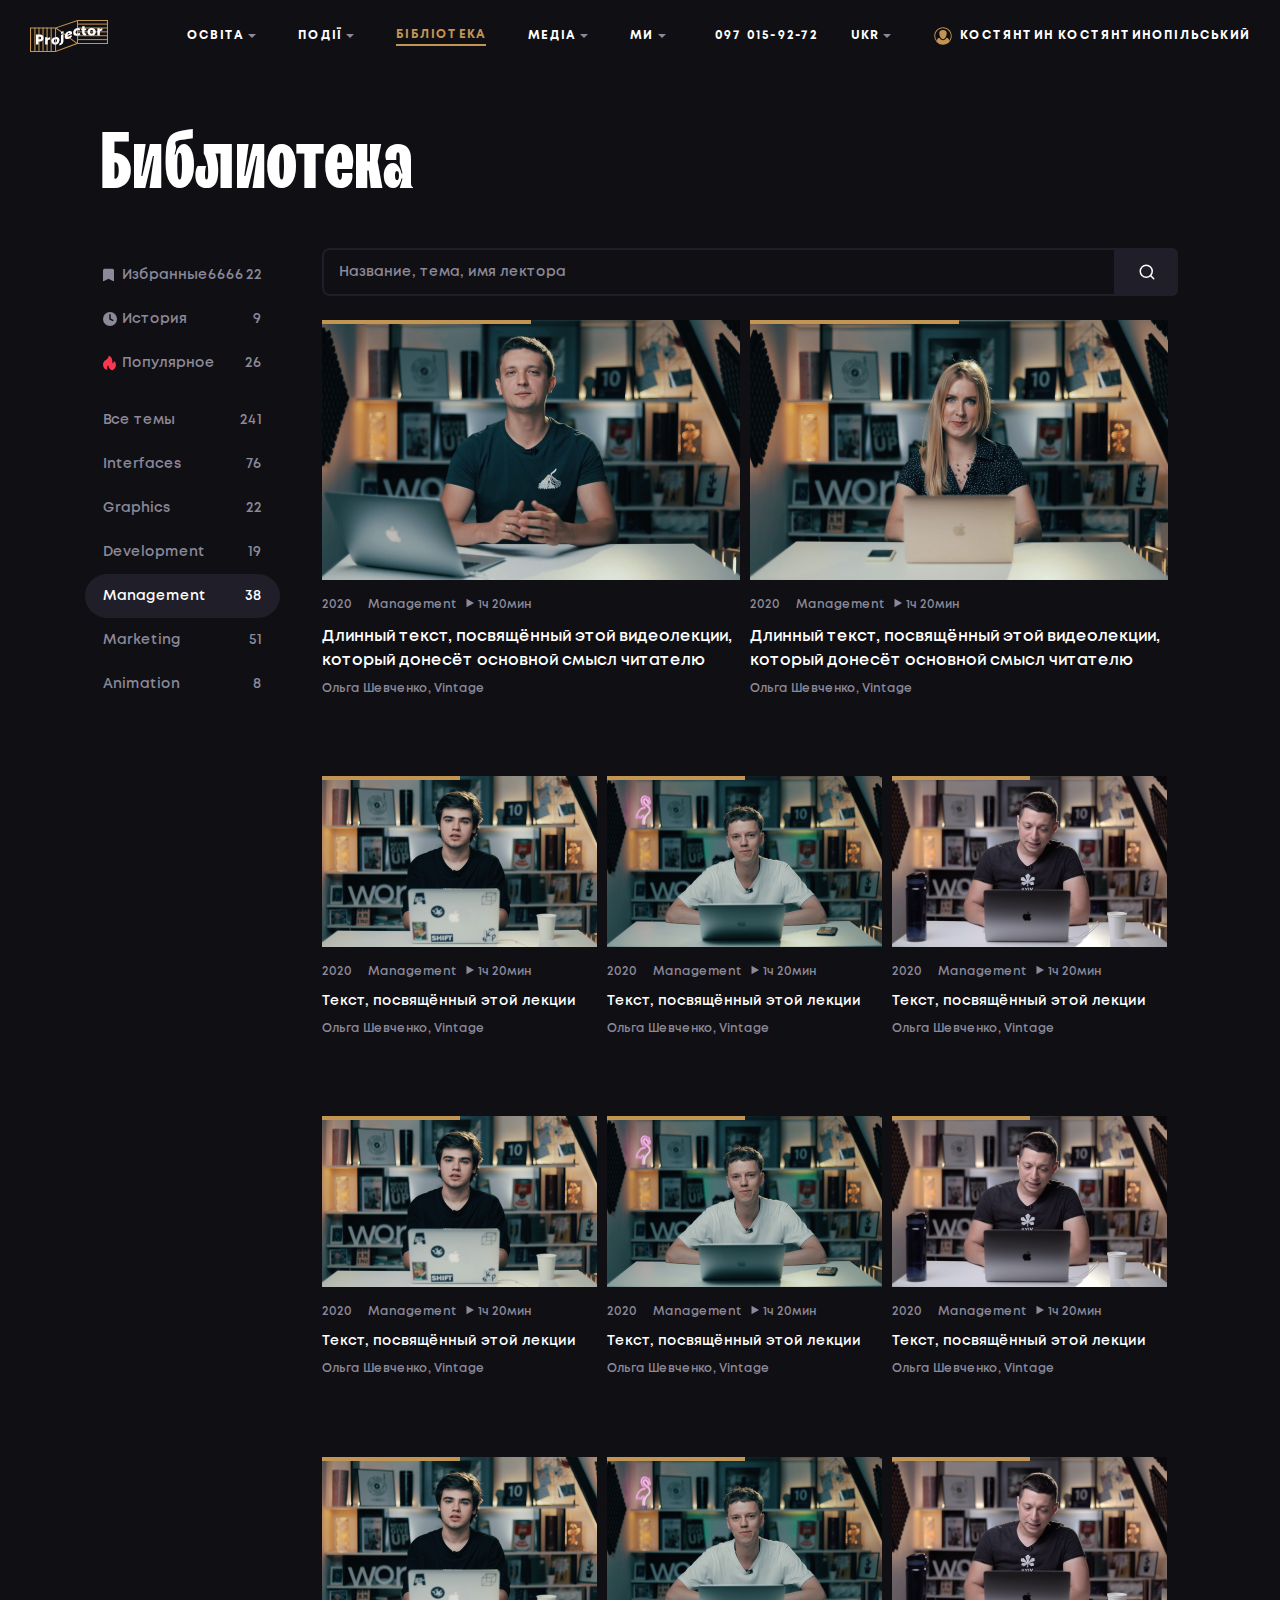
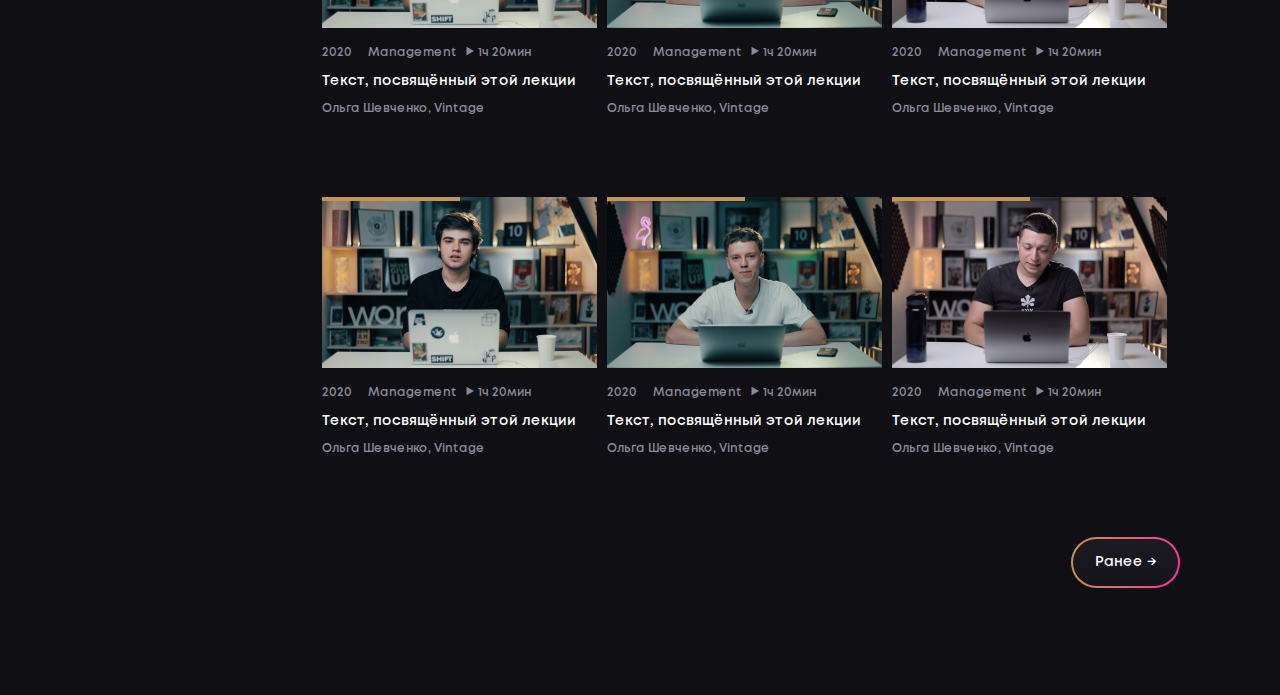
<file: other-theme-page.html>
<!doctype html>
<html>
  <head>
    <meta charset="utf-8" />
    <title>Other theme page</title>
    <meta http-equiv="X-UA-Compatible" content="IE=Edge" />
    <meta name="viewport" content="width=device-width, initial-scale=1" />
    <meta name="theme-color" content="#fff" />
    <meta name="format-detection" content="telephone=no" />
    <link rel="stylesheet" media="all" href="css/app.css" />
  </head>
  <body>
    <div class="overlay js-overlay"></div>
    <!-- BEGIN content -->
    <div class="out">
      <!-- begin header -->
      <header class="header js-header">
        <div class="skip-content" id="skip">
          <a class="skip-content__link" href="#content" tabindex="1">Skip to Main Content (Press Enter)</a>
        </div>
        <div class="header__container container container_wider">
          <a href="#" class="header__logo logo">
            <img class="logo__image" src="./img/logo.svg" alt="Логотип Projector" />
          </a>
          <button class="header__burger js-burger" type="button" aria-label="Открыть меню">
            <svg class="icon icon-burger">
              <use xlink:href="img/sprite.svg#icon-burger"></use>
            </svg>
          </button>
          <button class="header__close js-close" type="button" aria-label="Закрыть меню">
            <svg class="icon icon-close-menu">
              <use xlink:href="img/sprite.svg#icon-close-menu"></use>
            </svg>
          </button>
          <div class="header__inner js-menu-inner">
            <button class="header__login header__login_mob js-open-popup-button" type="button" data-popup="login">
              <svg class="icon icon-user">
                <use xlink:href="img/sprite.svg#icon-user"></use>
              </svg>
              <span class="js-login">Костянтин Костянтинопільський</span>
            </button>
            <nav class="header__menu menu js-menu">
              <ul class="menu__list">
                <li class="menu__point  js-menu-point-with-sublist ">
                  <a class="menu__link" tabindex="1"> Освіта <svg class="icon icon-arrow-down">
                      <use xlink:href="img/sprite.svg#icon-arrow-down"></use>
                    </svg>
                  </a>
                  <ul class="menu__sublist js-sublist">
                    <li class="menu__subpoint js-menu-point">
                      <a class="menu__subpoint-link" href="#">
                        <div class="menu__subpoint-image">
                          <img class="menu__subpoint-pic" src="./img/study-image.jpg" alt="Освіта" />
                        </div>
                        <div class="menu__subpoint-text">
                          <span class="menu__subpoint-name">Онлайн-курси</span>
                          <span class="menu__subpoint-subtext">для розвитку в професії</span>
                        </div>
                      </a>
                    </li>
                    <li class="menu__subpoint js-menu-point">
                      <a class="menu__subpoint-link" href="#">
                        <div class="menu__subpoint-text">
                          <span class="menu__subpoint-name">Гуманітаріум</span>
                        </div>
                      </a>
                    </li>
                    <li class="menu__subpoint js-menu-point">
                      <a class="menu__subpoint-link" href="#">
                        <div class="menu__subpoint-text">
                          <span class="menu__subpoint-name">Курси для школярів</span>
                        </div>
                      </a>
                    </li>
                  </ul>
                </li>
                <li class="menu__point  js-menu-point-with-sublist ">
                  <a class="menu__link" tabindex="1"> Події <svg class="icon icon-arrow-down">
                      <use xlink:href="img/sprite.svg#icon-arrow-down"></use>
                    </svg>
                  </a>
                  <ul class="menu__sublist js-sublist">
                    <li class="menu__subpoint js-menu-point">
                      <a class="menu__subpoint-link" href="#">
                        <div class="menu__subpoint-image">
                          <img class="menu__subpoint-pic" src="./img/events-image.jpg" alt="Події" />
                        </div>
                        <div class="menu__subpoint-text">
                          <span class="menu__subpoint-name">Whatabout</span>
                          <span class="menu__subpoint-subtext">global creative community</span>
                        </div>
                        <svg class="icon icon-arrow-open">
                          <use xlink:href="img/sprite.svg#icon-arrow-open"></use>
                        </svg>
                      </a>
                    </li>
                    <li class="menu__subpoint js-menu-point">
                      <a class="menu__subpoint-link" href="#">
                        <div class="menu__subpoint-text">
                          <span class="menu__subpoint-name">Kruрa</span>
                        </div>
                        <svg class="icon icon-arrow-open">
                          <use xlink:href="img/sprite.svg#icon-arrow-open"></use>
                        </svg>
                      </a>
                    </li>
                    <li class="menu__subpoint js-menu-point">
                      <a class="menu__subpoint-link" href="#">
                        <div class="menu__subpoint-text">
                          <span class="menu__subpoint-name">OFFF Kyiv</span>
                        </div>
                        <svg class="icon icon-arrow-open">
                          <use xlink:href="img/sprite.svg#icon-arrow-open"></use>
                        </svg>
                      </a>
                    </li>
                    <li class="menu__subpoint js-menu-point">
                      <a class="menu__subpoint-link" href="#">
                        <div class="menu__subpoint-text">
                          <span class="menu__subpoint-name">Воркшопи і лекції</span>
                        </div>
                      </a>
                    </li>
                  </ul>
                </li>
                <li class="menu__point  is-active js-menu-point ">
                  <a class="menu__link" href="main-page-unlogged.html" tabindex="1">Бібліотека</a>
                </li>
                <li class="menu__point  js-menu-point-with-sublist ">
                  <a class="menu__link" tabindex="1"> Медіа <svg class="icon icon-arrow-down">
                      <use xlink:href="img/sprite.svg#icon-arrow-down"></use>
                    </svg>
                  </a>
                  <ul class="menu__sublist js-sublist">
                    <li class="menu__subpoint js-menu-point">
                      <a class="menu__subpoint-link" href="#">
                        <div class="menu__subpoint-image">
                          <img class="menu__subpoint-pic" src="./img/events-image.jpg" alt="Медіа" />
                        </div>
                        <div class="menu__subpoint-text">
                          <span class="menu__subpoint-name">Telegraf</span>
                          <span class="menu__subpoint-subtext">провідне українське дизайн-медіа</span>
                        </div>
                        <svg class="icon icon-arrow-open">
                          <use xlink:href="img/sprite.svg#icon-arrow-open"></use>
                        </svg>
                      </a>
                    </li>
                    <li class="menu__subpoint js-menu-point">
                      <a class="menu__subpoint-link" href="#">
                        <div class="menu__subpoint-text">
                          <span class="menu__subpoint-name">Рrjctr Mag</span>
                        </div>
                        <svg class="icon icon-arrow-open">
                          <use xlink:href="img/sprite.svg#icon-arrow-open"></use>
                        </svg>
                      </a>
                    </li>
                    <li class="menu__subpoint js-menu-point">
                      <a class="menu__subpoint-link" href="#">
                        <div class="menu__subpoint-text">
                          <span class="menu__subpoint-name">Youtube</span>
                        </div>
                        <svg class="icon icon-arrow-open">
                          <use xlink:href="img/sprite.svg#icon-arrow-open"></use>
                        </svg>
                      </a>
                    </li>
                    <li class="menu__subpoint js-menu-point">
                      <a class="menu__subpoint-link" href="#">
                        <div class="menu__subpoint-icon">
                          <svg class="icon icon-facebook">
                            <use xlink:href="img/sprite.svg#icon-facebook"></use>
                          </svg>
                        </div>
                        <div class="menu__subpoint-text">
                          <span class="menu__subpoint-name">Новини, роботи, люди</span>
                        </div>
                        <svg class="icon icon-arrow-open">
                          <use xlink:href="img/sprite.svg#icon-arrow-open"></use>
                        </svg>
                      </a>
                    </li>
                    <li class="menu__subpoint js-menu-point">
                      <a class="menu__subpoint-link" href="#">
                        <div class="menu__subpoint-icon">
                          <svg class="icon icon-telegram">
                            <use xlink:href="img/sprite.svg#icon-telegram"></use>
                          </svg>
                        </div>
                        <div class="menu__subpoint-text">
                          <span class="menu__subpoint-name">Вакансії та анонси</span>
                        </div>
                        <svg class="icon icon-arrow-open">
                          <use xlink:href="img/sprite.svg#icon-arrow-open"></use>
                        </svg>
                      </a>
                    </li>
                    <li class="menu__subpoint js-menu-point">
                      <a class="menu__subpoint-link" href="#">
                        <div class="menu__subpoint-icon">
                          <svg class="icon icon-instagram">
                            <use xlink:href="img/sprite.svg#icon-instagram"></use>
                          </svg>
                        </div>
                        <div class="menu__subpoint-text">
                          <span class="menu__subpoint-name">Візуальне життя школи </span>
                        </div>
                        <svg class="icon icon-arrow-open">
                          <use xlink:href="img/sprite.svg#icon-arrow-open"></use>
                        </svg>
                      </a>
                    </li>
                  </ul>
                </li>
                <li class="menu__point  js-menu-point-with-sublist ">
                  <a class="menu__link" tabindex="1"> Ми <svg class="icon icon-arrow-down">
                      <use xlink:href="img/sprite.svg#icon-arrow-down"></use>
                    </svg>
                  </a>
                  <ul class="menu__sublist js-sublist">
                    <li class="menu__subpoint js-menu-point">
                      <a class="menu__subpoint-link" href="#">
                        <div class="menu__subpoint-image">
                          <img class="menu__subpoint-pic" src="./img/we-image.jpg" alt="Ми" />
                        </div>
                        <div class="menu__subpoint-text">
                          <span class="menu__subpoint-name">Про Рrojector</span>
                          <span class="menu__subpoint-subtext">історія і головні ідеї школи</span>
                        </div>
                      </a>
                    </li>
                    <li class="menu__subpoint js-menu-point">
                      <a class="menu__subpoint-link" href="#">
                        <div class="menu__subpoint-text">
                          <span class="menu__subpoint-name">Люди</span>
                        </div>
                      </a>
                    </li>
                    <li class="menu__subpoint js-menu-point">
                      <a class="menu__subpoint-link" href="#">
                        <div class="menu__subpoint-text">
                          <span class="menu__subpoint-name">Співпраця</span>
                        </div>
                      </a>
                    </li>
                    <li class="menu__subpoint js-menu-point">
                      <a class="menu__subpoint-link" href="#">
                        <div class="menu__subpoint-text">
                          <span class="menu__subpoint-name">Контакти</span>
                        </div>
                      </a>
                    </li>
                  </ul>
                </li>
              </ul>
            </nav>
            <div class="header__actions">
              <a class="header__phone" href="tel:0970159272" tabindex="1">097 015-92-72</a>
              <form class="header__languages js-languages" action="#" method="get">
                <button class="header__languages-button js-languages-button" type="button" aria-label="Выбор языка" tabindex="1">
                  <span class="header__languages-text js-languages-text">UKR</span>
                  <svg class="icon icon-arrow-down">
                    <use xlink:href="img/sprite.svg#icon-arrow-down"></use>
                  </svg>
                </button>
                <ul class="header__languages-list js-languages-options">
                  <li class="header__languages-item js-languages-item">RU</li>
                  <li class="header__languages-item js-languages-item">ENG</li>
                </ul>
                <select class="header__languages-select js-languages-hidden" id="languages" name="languages" required>
                  <option value="UKR">UKR</option>
                  <option value="RU">RU</option>
                  <option value="ENG">ENG</option>
                </select>
              </form>
              <button class="header__login js-open-popup-button" type="button" data-popup="login" tabindex="1">
                <svg class="icon icon-user">
                  <use xlink:href="img/sprite.svg#icon-user"></use>
                </svg>
                <span>Костянтин Костянтинопільський</span>
              </button>
            </div>
          </div>
        </div>
      </header>
      <!-- end header -->
      <div class="container container_padding">
        <h1 class="title title_padding js-main-title">Библиотека</h1>
        <div class="inner js-inner">
          <!-- begin sidebar -->
          <div class="sidebar js-filters-slider">
            <ul class="sidebar__list">
              <li class="sidebar__point  sidebar__point_padding  js-sidebar-point" " tabindex=" 1">
                <button class="sidebar__button" type="button">
                  <span class="sidebar__name">
                    <svg class="icon icon-mark">
                      <use xlink:href="img/sprite.svg#icon-mark"></use>
                    </svg> Избранные6666</span>
                  <span class="sidebar__count">22</span>
                </button>
              </li>
              <li class="sidebar__point  sidebar__point_order sidebar__point_padding  js-sidebar-point" " tabindex=" 1">
                <button class="sidebar__button" type="button">
                  <span class="sidebar__name">
                    <svg class="icon icon-clock">
                      <use xlink:href="img/sprite.svg#icon-clock"></use>
                    </svg> История</span>
                  <span class="sidebar__count">9</span>
                </button>
              </li>
              <li class="sidebar__point  sidebar__point_margin sidebar__point_padding  js-sidebar-point" " tabindex=" 1">
                <button class="sidebar__button" type="button">
                  <span class="sidebar__name">
                    <svg class="icon icon-fire">
                      <use xlink:href="img/sprite.svg#icon-fire"></use>
                    </svg> Популярное</span>
                  <span class="sidebar__count">26</span>
                </button>
              </li>
              <li class="sidebar__point  sidebar__point_desktop  js-sidebar-point" " tabindex=" 1">
                <button class="sidebar__button" type="button">
                  <span class="sidebar__name"> Все темы</span>
                  <span class="sidebar__count">241</span>
                </button>
              </li>
              <li class="sidebar__point  js-sidebar-point" " tabindex=" 1">
                <button class="sidebar__button" type="button">
                  <span class="sidebar__name"> Interfaces</span>
                  <span class="sidebar__count">76</span>
                </button>
              </li>
              <li class="sidebar__point  js-sidebar-point" " tabindex=" 1">
                <button class="sidebar__button" type="button">
                  <span class="sidebar__name"> Graphics</span>
                  <span class="sidebar__count">22</span>
                </button>
              </li>
              <li class="sidebar__point  js-sidebar-point" " tabindex=" 1">
                <button class="sidebar__button" type="button">
                  <span class="sidebar__name"> Development</span>
                  <span class="sidebar__count">19</span>
                </button>
              </li>
              <li class="sidebar__point  is-active  js-sidebar-point" " tabindex=" 1">
                <button class="sidebar__button" type="button">
                  <span class="sidebar__name"> Management</span>
                  <span class="sidebar__count">38</span>
                </button>
              </li>
              <li class="sidebar__point  js-sidebar-point" " tabindex=" 1">
                <button class="sidebar__button" type="button">
                  <span class="sidebar__name"> Marketing</span>
                  <span class="sidebar__count">51</span>
                </button>
              </li>
              <li class="sidebar__point  js-sidebar-point" " tabindex=" 1">
                <button class="sidebar__button" type="button">
                  <span class="sidebar__name"> Animation</span>
                  <span class="sidebar__count">8</span>
                </button>
              </li>
            </ul>
          </div>
          <!-- end sidebar -->
          <main class="main" id="content">
            <!-- begin search -->
            <div class="search">
              <form class="search__form" action="#" method="get">
                <input class="search__input js-search" type="text" placeholder="Название, тема, имя лектора" id="search" name="search" aria-label="Поиск" tabindex="1" />
                <span class="search__icon">
                  <svg class="icon icon-search">
                    <use xlink:href="img/sprite.svg#icon-search"></use>
                  </svg>
                </span>
                <button class="search__close js-search-clear" type="button" tabindex="1">
                  <svg class="icon icon-close-search">
                    <use xlink:href="img/sprite.svg#icon-close-search"></use>
                  </svg>
                </button>
                <button class="search__button" type="submit" tabindex="1">
                  <svg class="icon icon-search">
                    <use xlink:href="img/sprite.svg#icon-search"></use>
                  </svg>
                </button>
              </form>
            </div>
            <!-- end search -->
            <!-- begin cards-block -->
            <section class="cards-block">
              <ul class="cards-block__list">
                <li class="cards-block__item ">
                  <div class="card  card_big ">
                    <script src="https://code.jquery.com/jquery-3.5.1.min.js" integrity="sha256-9/aliU8dGd2tb6OSsuzixeV4y/faTqgFtohetphbbj0=" crossorigin="anonymous"></script>
                    <script>
                      $('.card__favorite').click(function(event)
                      {
                        $('.card__link').click(false);
                        $(this).toggleClass('hidden');
                      });

                    </script>
                    <a class="card__link aaa" href="/ddd" tabindex="1">
                      <span class="card__favorite">
                        <svg class="icon icon-heart">
                          <use xlink:href="img/sprite.svg#icon-heart"></use>
                        </svg>
                      </span>
                      <!-- <span class="card__favorite">
<svg class="icon icon-heart-outline"><use xlink:href="img/sprite.svg#icon-heart-outline"></use></svg>
</span> -->
                      <!--  -->
                      <div class="card__image  card__image_big ">
                        <div class="card__progress-bar  is-active ">
                          <div class="card__progress"></div>
                        </div>
                        <picture>
                          <source media="(min-width: 1024px)" srcset="./img/big-card-1@2x.jpg" />
                          <img class="card__photo" src="./img/big-card-1.jpg" alt="Фото лектора" />
                        </picture>
                        <div class="card__label ">
                          <span class="card__label-text">Новое</span>
                        </div>
                      </div>
                      <p class="card__info">
                        <span class="card__year">2020</span>
                        <span class="card__category">Management</span>
                        <span class="card__duration">
                          <svg class="icon icon-arrow-right">
                            <use xlink:href="img/sprite.svg#icon-arrow-right"></use>
                          </svg> 1ч 20мин </span>
                      </p>
                      <p class="card__text  card__text_big "> Длинный текст, посвящённый этой видеолекции, который донесёт основной смысл читателю </p>
                    </a>
                    <a class="card__speaker link" href="#" tabindex="1">Ольга Шевченко, Vintage</a>
                  </div>
                </li>
                <li class="cards-block__item ">
                  <div class="card  card_big ">
                    <script src="https://code.jquery.com/jquery-3.5.1.min.js" integrity="sha256-9/aliU8dGd2tb6OSsuzixeV4y/faTqgFtohetphbbj0=" crossorigin="anonymous"></script>
                    <script>
                      $('.card__favorite').click(function(event)
                      {
                        $('.card__link').click(false);
                        $(this).toggleClass('hidden');
                      });

                    </script>
                    <a class="card__link aaa" href="/ddd" tabindex="1">
                      <span class="card__favorite">
                        <svg class="icon icon-heart">
                          <use xlink:href="img/sprite.svg#icon-heart"></use>
                        </svg>
                      </span>
                      <!-- <span class="card__favorite">
<svg class="icon icon-heart-outline"><use xlink:href="img/sprite.svg#icon-heart-outline"></use></svg>
</span> -->
                      <!--  -->
                      <div class="card__image  card__image_big ">
                        <div class="card__progress-bar  is-active ">
                          <div class="card__progress"></div>
                        </div>
                        <picture>
                          <source media="(min-width: 1024px)" srcset="./img/big-card-2@2x.jpg" />
                          <img class="card__photo" src="./img/big-card-2.jpg" alt="Фото лектора" />
                        </picture>
                        <div class="card__label ">
                          <span class="card__label-text">Новое</span>
                        </div>
                      </div>
                      <p class="card__info">
                        <span class="card__year">2020</span>
                        <span class="card__category">Management</span>
                        <span class="card__duration">
                          <svg class="icon icon-arrow-right">
                            <use xlink:href="img/sprite.svg#icon-arrow-right"></use>
                          </svg> 1ч 20мин </span>
                      </p>
                      <p class="card__text  card__text_big "> Длинный текст, посвящённый этой видеолекции, который донесёт основной смысл читателю </p>
                    </a>
                    <a class="card__speaker link" href="#" tabindex="1">Ольга Шевченко, Vintage</a>
                  </div>
                </li>
              </ul>
            </section>
            <!-- end cards-block -->
            <!-- begin cards-block -->
            <section class="cards-block">
              <ul class="cards-block__list">
                <li class="cards-block__item ">
                  <div class="card ">
                    <script src="https://code.jquery.com/jquery-3.5.1.min.js" integrity="sha256-9/aliU8dGd2tb6OSsuzixeV4y/faTqgFtohetphbbj0=" crossorigin="anonymous"></script>
                    <script>
                      $('.card__favorite').click(function(event)
                      {
                        $('.card__link').click(false);
                        $(this).toggleClass('hidden');
                      });

                    </script>
                    <a class="card__link aaa" href="/ddd" tabindex="1">
                      <span class="card__favorite">
                        <svg class="icon icon-heart">
                          <use xlink:href="img/sprite.svg#icon-heart"></use>
                        </svg>
                      </span>
                      <!-- <span class="card__favorite">
<svg class="icon icon-heart-outline"><use xlink:href="img/sprite.svg#icon-heart-outline"></use></svg>
</span> -->
                      <!--  -->
                      <div class="card__image ">
                        <div class="card__progress-bar  is-active ">
                          <div class="card__progress"></div>
                        </div>
                        <picture>
                          <source media="(min-width: 1024px)" srcset="./img/default-card-1@2x.jpg" />
                          <img class="card__photo" src="./img/default-card-1.jpg" alt="Фото лектора" />
                        </picture>
                        <div class="card__label ">
                          <span class="card__label-text">Новое</span>
                        </div>
                      </div>
                      <p class="card__info">
                        <span class="card__year">2020</span>
                        <span class="card__category">Management</span>
                        <span class="card__duration">
                          <svg class="icon icon-arrow-right">
                            <use xlink:href="img/sprite.svg#icon-arrow-right"></use>
                          </svg> 1ч 20мин </span>
                      </p>
                      <p class="card__text "> Текст, посвящённый этой лекции </p>
                    </a>
                    <a class="card__speaker link" href="#" tabindex="1">Ольга Шевченко, Vintage</a>
                  </div>
                </li>
                <li class="cards-block__item ">
                  <div class="card ">
                    <script src="https://code.jquery.com/jquery-3.5.1.min.js" integrity="sha256-9/aliU8dGd2tb6OSsuzixeV4y/faTqgFtohetphbbj0=" crossorigin="anonymous"></script>
                    <script>
                      $('.card__favorite').click(function(event)
                      {
                        $('.card__link').click(false);
                        $(this).toggleClass('hidden');
                      });

                    </script>
                    <a class="card__link aaa" href="/ddd" tabindex="1">
                      <span class="card__favorite">
                        <svg class="icon icon-heart">
                          <use xlink:href="img/sprite.svg#icon-heart"></use>
                        </svg>
                      </span>
                      <!-- <span class="card__favorite">
<svg class="icon icon-heart-outline"><use xlink:href="img/sprite.svg#icon-heart-outline"></use></svg>
</span> -->
                      <!--  -->
                      <div class="card__image ">
                        <div class="card__progress-bar  is-active ">
                          <div class="card__progress"></div>
                        </div>
                        <picture>
                          <source media="(min-width: 1024px)" srcset="./img/default-card-2@2x.jpg" />
                          <img class="card__photo" src="./img/default-card-2.jpg" alt="Фото лектора" />
                        </picture>
                        <div class="card__label ">
                          <span class="card__label-text">Новое</span>
                        </div>
                      </div>
                      <p class="card__info">
                        <span class="card__year">2020</span>
                        <span class="card__category">Management</span>
                        <span class="card__duration">
                          <svg class="icon icon-arrow-right">
                            <use xlink:href="img/sprite.svg#icon-arrow-right"></use>
                          </svg> 1ч 20мин </span>
                      </p>
                      <p class="card__text "> Текст, посвящённый этой лекции </p>
                    </a>
                    <a class="card__speaker link" href="#" tabindex="1">Ольга Шевченко, Vintage</a>
                  </div>
                </li>
                <li class="cards-block__item ">
                  <div class="card ">
                    <script src="https://code.jquery.com/jquery-3.5.1.min.js" integrity="sha256-9/aliU8dGd2tb6OSsuzixeV4y/faTqgFtohetphbbj0=" crossorigin="anonymous"></script>
                    <script>
                      $('.card__favorite').click(function(event)
                      {
                        $('.card__link').click(false);
                        $(this).toggleClass('hidden');
                      });

                    </script>
                    <a class="card__link aaa" href="/ddd" tabindex="1">
                      <span class="card__favorite">
                        <svg class="icon icon-heart">
                          <use xlink:href="img/sprite.svg#icon-heart"></use>
                        </svg>
                      </span>
                      <!-- <span class="card__favorite">
<svg class="icon icon-heart-outline"><use xlink:href="img/sprite.svg#icon-heart-outline"></use></svg>
</span> -->
                      <!--  -->
                      <div class="card__image ">
                        <div class="card__progress-bar  is-active ">
                          <div class="card__progress"></div>
                        </div>
                        <picture>
                          <source media="(min-width: 1024px)" srcset="./img/default-card-3@2x.jpg" />
                          <img class="card__photo" src="./img/default-card-3.jpg" alt="Фото лектора" />
                        </picture>
                        <div class="card__label ">
                          <span class="card__label-text">Новое</span>
                        </div>
                      </div>
                      <p class="card__info">
                        <span class="card__year">2020</span>
                        <span class="card__category">Management</span>
                        <span class="card__duration">
                          <svg class="icon icon-arrow-right">
                            <use xlink:href="img/sprite.svg#icon-arrow-right"></use>
                          </svg> 1ч 20мин </span>
                      </p>
                      <p class="card__text "> Текст, посвящённый этой лекции </p>
                    </a>
                    <a class="card__speaker link" href="#" tabindex="1">Ольга Шевченко, Vintage</a>
                  </div>
                </li>
                <li class="cards-block__item ">
                  <div class="card ">
                    <script src="https://code.jquery.com/jquery-3.5.1.min.js" integrity="sha256-9/aliU8dGd2tb6OSsuzixeV4y/faTqgFtohetphbbj0=" crossorigin="anonymous"></script>
                    <script>
                      $('.card__favorite').click(function(event)
                      {
                        $('.card__link').click(false);
                        $(this).toggleClass('hidden');
                      });

                    </script>
                    <a class="card__link aaa" href="/ddd" tabindex="1">
                      <span class="card__favorite">
                        <svg class="icon icon-heart">
                          <use xlink:href="img/sprite.svg#icon-heart"></use>
                        </svg>
                      </span>
                      <!-- <span class="card__favorite">
<svg class="icon icon-heart-outline"><use xlink:href="img/sprite.svg#icon-heart-outline"></use></svg>
</span> -->
                      <!--  -->
                      <div class="card__image ">
                        <div class="card__progress-bar  is-active ">
                          <div class="card__progress"></div>
                        </div>
                        <picture>
                          <source media="(min-width: 1024px)" srcset="./img/default-card-1@2x.jpg" />
                          <img class="card__photo" src="./img/default-card-1.jpg" alt="Фото лектора" />
                        </picture>
                        <div class="card__label ">
                          <span class="card__label-text">Новое</span>
                        </div>
                      </div>
                      <p class="card__info">
                        <span class="card__year">2020</span>
                        <span class="card__category">Management</span>
                        <span class="card__duration">
                          <svg class="icon icon-arrow-right">
                            <use xlink:href="img/sprite.svg#icon-arrow-right"></use>
                          </svg> 1ч 20мин </span>
                      </p>
                      <p class="card__text "> Текст, посвящённый этой лекции </p>
                    </a>
                    <a class="card__speaker link" href="#" tabindex="1">Ольга Шевченко, Vintage</a>
                  </div>
                </li>
                <li class="cards-block__item ">
                  <div class="card ">
                    <script src="https://code.jquery.com/jquery-3.5.1.min.js" integrity="sha256-9/aliU8dGd2tb6OSsuzixeV4y/faTqgFtohetphbbj0=" crossorigin="anonymous"></script>
                    <script>
                      $('.card__favorite').click(function(event)
                      {
                        $('.card__link').click(false);
                        $(this).toggleClass('hidden');
                      });

                    </script>
                    <a class="card__link aaa" href="/ddd" tabindex="1">
                      <span class="card__favorite">
                        <svg class="icon icon-heart">
                          <use xlink:href="img/sprite.svg#icon-heart"></use>
                        </svg>
                      </span>
                      <!-- <span class="card__favorite">
<svg class="icon icon-heart-outline"><use xlink:href="img/sprite.svg#icon-heart-outline"></use></svg>
</span> -->
                      <!--  -->
                      <div class="card__image ">
                        <div class="card__progress-bar  is-active ">
                          <div class="card__progress"></div>
                        </div>
                        <picture>
                          <source media="(min-width: 1024px)" srcset="./img/default-card-2@2x.jpg" />
                          <img class="card__photo" src="./img/default-card-2.jpg" alt="Фото лектора" />
                        </picture>
                        <div class="card__label ">
                          <span class="card__label-text">Новое</span>
                        </div>
                      </div>
                      <p class="card__info">
                        <span class="card__year">2020</span>
                        <span class="card__category">Management</span>
                        <span class="card__duration">
                          <svg class="icon icon-arrow-right">
                            <use xlink:href="img/sprite.svg#icon-arrow-right"></use>
                          </svg> 1ч 20мин </span>
                      </p>
                      <p class="card__text "> Текст, посвящённый этой лекции </p>
                    </a>
                    <a class="card__speaker link" href="#" tabindex="1">Ольга Шевченко, Vintage</a>
                  </div>
                </li>
                <li class="cards-block__item ">
                  <div class="card ">
                    <script src="https://code.jquery.com/jquery-3.5.1.min.js" integrity="sha256-9/aliU8dGd2tb6OSsuzixeV4y/faTqgFtohetphbbj0=" crossorigin="anonymous"></script>
                    <script>
                      $('.card__favorite').click(function(event)
                      {
                        $('.card__link').click(false);
                        $(this).toggleClass('hidden');
                      });

                    </script>
                    <a class="card__link aaa" href="/ddd" tabindex="1">
                      <span class="card__favorite">
                        <svg class="icon icon-heart">
                          <use xlink:href="img/sprite.svg#icon-heart"></use>
                        </svg>
                      </span>
                      <!-- <span class="card__favorite">
<svg class="icon icon-heart-outline"><use xlink:href="img/sprite.svg#icon-heart-outline"></use></svg>
</span> -->
                      <!--  -->
                      <div class="card__image ">
                        <div class="card__progress-bar  is-active ">
                          <div class="card__progress"></div>
                        </div>
                        <picture>
                          <source media="(min-width: 1024px)" srcset="./img/default-card-3@2x.jpg" />
                          <img class="card__photo" src="./img/default-card-3.jpg" alt="Фото лектора" />
                        </picture>
                        <div class="card__label ">
                          <span class="card__label-text">Новое</span>
                        </div>
                      </div>
                      <p class="card__info">
                        <span class="card__year">2020</span>
                        <span class="card__category">Management</span>
                        <span class="card__duration">
                          <svg class="icon icon-arrow-right">
                            <use xlink:href="img/sprite.svg#icon-arrow-right"></use>
                          </svg> 1ч 20мин </span>
                      </p>
                      <p class="card__text "> Текст, посвящённый этой лекции </p>
                    </a>
                    <a class="card__speaker link" href="#" tabindex="1">Ольга Шевченко, Vintage</a>
                  </div>
                </li>
                <li class="cards-block__item ">
                  <div class="card ">
                    <script src="https://code.jquery.com/jquery-3.5.1.min.js" integrity="sha256-9/aliU8dGd2tb6OSsuzixeV4y/faTqgFtohetphbbj0=" crossorigin="anonymous"></script>
                    <script>
                      $('.card__favorite').click(function(event)
                      {
                        $('.card__link').click(false);
                        $(this).toggleClass('hidden');
                      });

                    </script>
                    <a class="card__link aaa" href="/ddd" tabindex="1">
                      <span class="card__favorite">
                        <svg class="icon icon-heart">
                          <use xlink:href="img/sprite.svg#icon-heart"></use>
                        </svg>
                      </span>
                      <!-- <span class="card__favorite">
<svg class="icon icon-heart-outline"><use xlink:href="img/sprite.svg#icon-heart-outline"></use></svg>
</span> -->
                      <!--  -->
                      <div class="card__image ">
                        <div class="card__progress-bar  is-active ">
                          <div class="card__progress"></div>
                        </div>
                        <picture>
                          <source media="(min-width: 1024px)" srcset="./img/default-card-1@2x.jpg" />
                          <img class="card__photo" src="./img/default-card-1.jpg" alt="Фото лектора" />
                        </picture>
                        <div class="card__label ">
                          <span class="card__label-text">Новое</span>
                        </div>
                      </div>
                      <p class="card__info">
                        <span class="card__year">2020</span>
                        <span class="card__category">Management</span>
                        <span class="card__duration">
                          <svg class="icon icon-arrow-right">
                            <use xlink:href="img/sprite.svg#icon-arrow-right"></use>
                          </svg> 1ч 20мин </span>
                      </p>
                      <p class="card__text "> Текст, посвящённый этой лекции </p>
                    </a>
                    <a class="card__speaker link" href="#" tabindex="1">Ольга Шевченко, Vintage</a>
                  </div>
                </li>
                <li class="cards-block__item ">
                  <div class="card ">
                    <script src="https://code.jquery.com/jquery-3.5.1.min.js" integrity="sha256-9/aliU8dGd2tb6OSsuzixeV4y/faTqgFtohetphbbj0=" crossorigin="anonymous"></script>
                    <script>
                      $('.card__favorite').click(function(event)
                      {
                        $('.card__link').click(false);
                        $(this).toggleClass('hidden');
                      });

                    </script>
                    <a class="card__link aaa" href="/ddd" tabindex="1">
                      <span class="card__favorite">
                        <svg class="icon icon-heart">
                          <use xlink:href="img/sprite.svg#icon-heart"></use>
                        </svg>
                      </span>
                      <!-- <span class="card__favorite">
<svg class="icon icon-heart-outline"><use xlink:href="img/sprite.svg#icon-heart-outline"></use></svg>
</span> -->
                      <!--  -->
                      <div class="card__image ">
                        <div class="card__progress-bar  is-active ">
                          <div class="card__progress"></div>
                        </div>
                        <picture>
                          <source media="(min-width: 1024px)" srcset="./img/default-card-2@2x.jpg" />
                          <img class="card__photo" src="./img/default-card-2.jpg" alt="Фото лектора" />
                        </picture>
                        <div class="card__label ">
                          <span class="card__label-text">Новое</span>
                        </div>
                      </div>
                      <p class="card__info">
                        <span class="card__year">2020</span>
                        <span class="card__category">Management</span>
                        <span class="card__duration">
                          <svg class="icon icon-arrow-right">
                            <use xlink:href="img/sprite.svg#icon-arrow-right"></use>
                          </svg> 1ч 20мин </span>
                      </p>
                      <p class="card__text "> Текст, посвящённый этой лекции </p>
                    </a>
                    <a class="card__speaker link" href="#" tabindex="1">Ольга Шевченко, Vintage</a>
                  </div>
                </li>
                <li class="cards-block__item ">
                  <div class="card ">
                    <script src="https://code.jquery.com/jquery-3.5.1.min.js" integrity="sha256-9/aliU8dGd2tb6OSsuzixeV4y/faTqgFtohetphbbj0=" crossorigin="anonymous"></script>
                    <script>
                      $('.card__favorite').click(function(event)
                      {
                        $('.card__link').click(false);
                        $(this).toggleClass('hidden');
                      });

                    </script>
                    <a class="card__link aaa" href="/ddd" tabindex="1">
                      <span class="card__favorite">
                        <svg class="icon icon-heart">
                          <use xlink:href="img/sprite.svg#icon-heart"></use>
                        </svg>
                      </span>
                      <!-- <span class="card__favorite">
<svg class="icon icon-heart-outline"><use xlink:href="img/sprite.svg#icon-heart-outline"></use></svg>
</span> -->
                      <!--  -->
                      <div class="card__image ">
                        <div class="card__progress-bar  is-active ">
                          <div class="card__progress"></div>
                        </div>
                        <picture>
                          <source media="(min-width: 1024px)" srcset="./img/default-card-3@2x.jpg" />
                          <img class="card__photo" src="./img/default-card-3.jpg" alt="Фото лектора" />
                        </picture>
                        <div class="card__label ">
                          <span class="card__label-text">Новое</span>
                        </div>
                      </div>
                      <p class="card__info">
                        <span class="card__year">2020</span>
                        <span class="card__category">Management</span>
                        <span class="card__duration">
                          <svg class="icon icon-arrow-right">
                            <use xlink:href="img/sprite.svg#icon-arrow-right"></use>
                          </svg> 1ч 20мин </span>
                      </p>
                      <p class="card__text "> Текст, посвящённый этой лекции </p>
                    </a>
                    <a class="card__speaker link" href="#" tabindex="1">Ольга Шевченко, Vintage</a>
                  </div>
                </li>
                <li class="cards-block__item ">
                  <div class="card ">
                    <script src="https://code.jquery.com/jquery-3.5.1.min.js" integrity="sha256-9/aliU8dGd2tb6OSsuzixeV4y/faTqgFtohetphbbj0=" crossorigin="anonymous"></script>
                    <script>
                      $('.card__favorite').click(function(event)
                      {
                        $('.card__link').click(false);
                        $(this).toggleClass('hidden');
                      });

                    </script>
                    <a class="card__link aaa" href="/ddd" tabindex="1">
                      <span class="card__favorite">
                        <svg class="icon icon-heart">
                          <use xlink:href="img/sprite.svg#icon-heart"></use>
                        </svg>
                      </span>
                      <!-- <span class="card__favorite">
<svg class="icon icon-heart-outline"><use xlink:href="img/sprite.svg#icon-heart-outline"></use></svg>
</span> -->
                      <!--  -->
                      <div class="card__image ">
                        <div class="card__progress-bar  is-active ">
                          <div class="card__progress"></div>
                        </div>
                        <picture>
                          <source media="(min-width: 1024px)" srcset="./img/default-card-1@2x.jpg" />
                          <img class="card__photo" src="./img/default-card-1.jpg" alt="Фото лектора" />
                        </picture>
                        <div class="card__label ">
                          <span class="card__label-text">Новое</span>
                        </div>
                      </div>
                      <p class="card__info">
                        <span class="card__year">2020</span>
                        <span class="card__category">Management</span>
                        <span class="card__duration">
                          <svg class="icon icon-arrow-right">
                            <use xlink:href="img/sprite.svg#icon-arrow-right"></use>
                          </svg> 1ч 20мин </span>
                      </p>
                      <p class="card__text "> Текст, посвящённый этой лекции </p>
                    </a>
                    <a class="card__speaker link" href="#" tabindex="1">Ольга Шевченко, Vintage</a>
                  </div>
                </li>
                <li class="cards-block__item ">
                  <div class="card ">
                    <script src="https://code.jquery.com/jquery-3.5.1.min.js" integrity="sha256-9/aliU8dGd2tb6OSsuzixeV4y/faTqgFtohetphbbj0=" crossorigin="anonymous"></script>
                    <script>
                      $('.card__favorite').click(function(event)
                      {
                        $('.card__link').click(false);
                        $(this).toggleClass('hidden');
                      });

                    </script>
                    <a class="card__link aaa" href="/ddd" tabindex="1">
                      <span class="card__favorite">
                        <svg class="icon icon-heart">
                          <use xlink:href="img/sprite.svg#icon-heart"></use>
                        </svg>
                      </span>
                      <!-- <span class="card__favorite">
<svg class="icon icon-heart-outline"><use xlink:href="img/sprite.svg#icon-heart-outline"></use></svg>
</span> -->
                      <!--  -->
                      <div class="card__image ">
                        <div class="card__progress-bar  is-active ">
                          <div class="card__progress"></div>
                        </div>
                        <picture>
                          <source media="(min-width: 1024px)" srcset="./img/default-card-2@2x.jpg" />
                          <img class="card__photo" src="./img/default-card-2.jpg" alt="Фото лектора" />
                        </picture>
                        <div class="card__label ">
                          <span class="card__label-text">Новое</span>
                        </div>
                      </div>
                      <p class="card__info">
                        <span class="card__year">2020</span>
                        <span class="card__category">Management</span>
                        <span class="card__duration">
                          <svg class="icon icon-arrow-right">
                            <use xlink:href="img/sprite.svg#icon-arrow-right"></use>
                          </svg> 1ч 20мин </span>
                      </p>
                      <p class="card__text "> Текст, посвящённый этой лекции </p>
                    </a>
                    <a class="card__speaker link" href="#" tabindex="1">Ольга Шевченко, Vintage</a>
                  </div>
                </li>
                <li class="cards-block__item ">
                  <div class="card ">
                    <script src="https://code.jquery.com/jquery-3.5.1.min.js" integrity="sha256-9/aliU8dGd2tb6OSsuzixeV4y/faTqgFtohetphbbj0=" crossorigin="anonymous"></script>
                    <script>
                      $('.card__favorite').click(function(event)
                      {
                        $('.card__link').click(false);
                        $(this).toggleClass('hidden');
                      });

                    </script>
                    <a class="card__link aaa" href="/ddd" tabindex="1">
                      <span class="card__favorite">
                        <svg class="icon icon-heart">
                          <use xlink:href="img/sprite.svg#icon-heart"></use>
                        </svg>
                      </span>
                      <!-- <span class="card__favorite">
<svg class="icon icon-heart-outline"><use xlink:href="img/sprite.svg#icon-heart-outline"></use></svg>
</span> -->
                      <!--  -->
                      <div class="card__image ">
                        <div class="card__progress-bar  is-active ">
                          <div class="card__progress"></div>
                        </div>
                        <picture>
                          <source media="(min-width: 1024px)" srcset="./img/default-card-3@2x.jpg" />
                          <img class="card__photo" src="./img/default-card-3.jpg" alt="Фото лектора" />
                        </picture>
                        <div class="card__label ">
                          <span class="card__label-text">Новое</span>
                        </div>
                      </div>
                      <p class="card__info">
                        <span class="card__year">2020</span>
                        <span class="card__category">Management</span>
                        <span class="card__duration">
                          <svg class="icon icon-arrow-right">
                            <use xlink:href="img/sprite.svg#icon-arrow-right"></use>
                          </svg> 1ч 20мин </span>
                      </p>
                      <p class="card__text "> Текст, посвящённый этой лекции </p>
                    </a>
                    <a class="card__speaker link" href="#" tabindex="1">Ольга Шевченко, Vintage</a>
                  </div>
                </li>
              </ul>
            </section>
            <!-- end cards-block -->
            <!-- begin pagination -->
            <section class="pagination">
              <div class="pagination__item button button_smaller js-pagination-prev">
                <a class="button__link" href="#" tabindex="1">&#8592; Позднее</a>
              </div>
              <div class="pagination__item pagination__item_next button button_smaller is-visible js-pagination-next">
                <a class="button__link" href="#" tabindex="1">Ранее &#8594;</a>
              </div>
            </section>
            <!-- end pagination -->
          </main>
        </div>
      </div>
      <!--  -->
    </div>
    <!-- END content -->
    <!-- BEGIN scripts -->
    <script type="text/javascript" src="js/app.js"></script>
    <!-- END scripts -->
  </body>
</html>
</file>
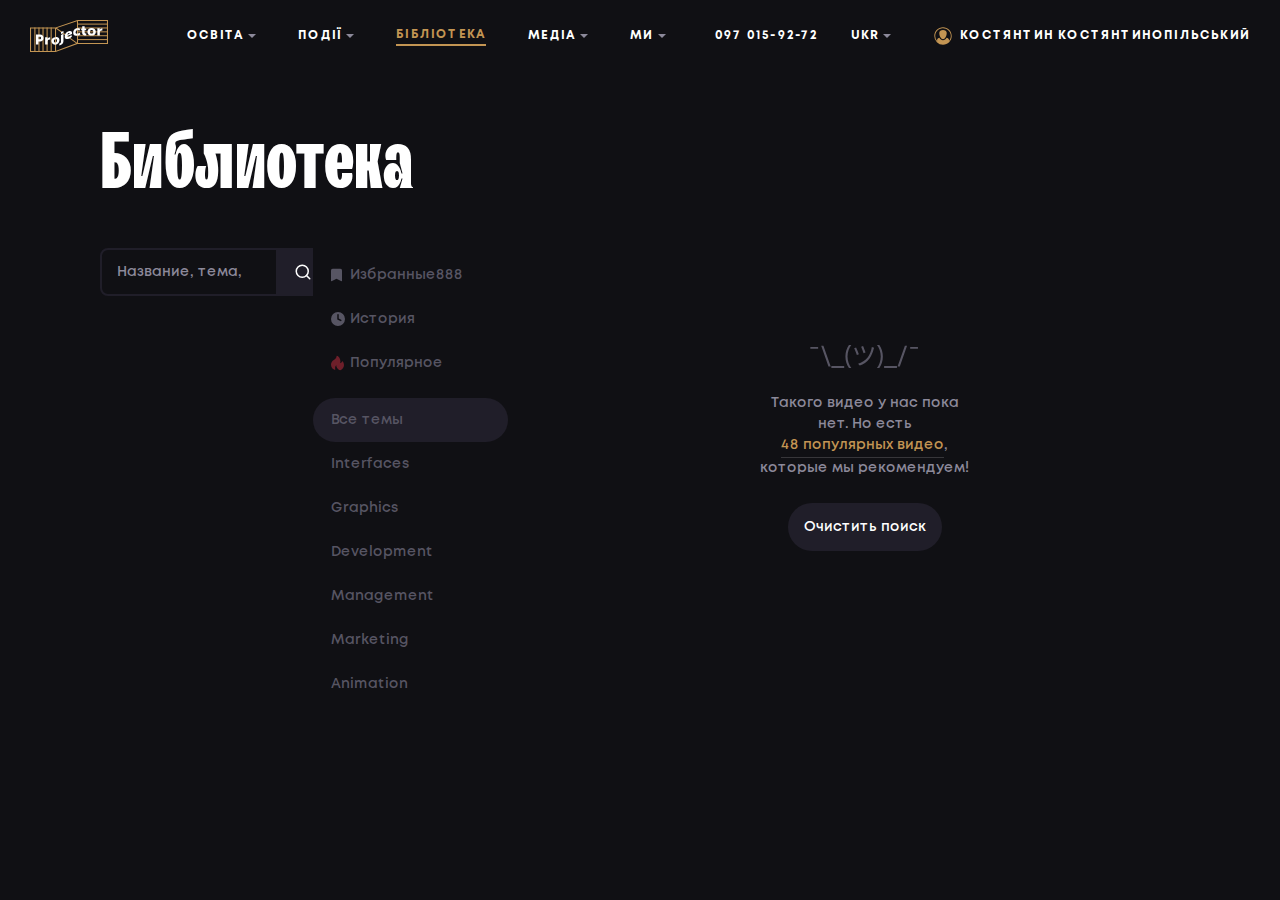
<file: search-results-empty-page.html>
<!doctype html>
<html>
  <head>
    <meta charset="utf-8" />
    <title>Search results empty page</title>
    <meta http-equiv="X-UA-Compatible" content="IE=Edge" />
    <meta name="viewport" content="width=device-width, initial-scale=1" />
    <meta name="theme-color" content="#fff" />
    <meta name="format-detection" content="telephone=no" />
    <link rel="stylesheet" media="all" href="css/app.css" />
  </head>
  <body>
    <div class="overlay js-overlay"></div>
    <!-- BEGIN content -->
    <div class="out">
      <!-- begin header -->
      <header class="header js-header">
        <div class="skip-content" id="skip">
          <a class="skip-content__link" href="#content" tabindex="1">Skip to Main Content (Press Enter)</a>
        </div>
        <div class="header__container container container_wider">
          <a href="#" class="header__logo logo">
            <img class="logo__image" src="./img/logo.svg" alt="Логотип Projector" />
          </a>
          <button class="header__burger js-burger" type="button" aria-label="Открыть меню">
            <svg class="icon icon-burger">
              <use xlink:href="img/sprite.svg#icon-burger"></use>
            </svg>
          </button>
          <button class="header__close js-close" type="button" aria-label="Закрыть меню">
            <svg class="icon icon-close-menu">
              <use xlink:href="img/sprite.svg#icon-close-menu"></use>
            </svg>
          </button>
          <div class="header__inner js-menu-inner">
            <button class="header__login header__login_mob js-open-popup-button" type="button" data-popup="login">
              <svg class="icon icon-user">
                <use xlink:href="img/sprite.svg#icon-user"></use>
              </svg>
              <span class="js-login">Костянтин Костянтинопільський</span>
            </button>
            <nav class="header__menu menu js-menu">
              <ul class="menu__list">
                <li class="menu__point  js-menu-point-with-sublist ">
                  <a class="menu__link" tabindex="1"> Освіта <svg class="icon icon-arrow-down">
                      <use xlink:href="img/sprite.svg#icon-arrow-down"></use>
                    </svg>
                  </a>
                  <ul class="menu__sublist js-sublist">
                    <li class="menu__subpoint js-menu-point">
                      <a class="menu__subpoint-link" href="#">
                        <div class="menu__subpoint-image">
                          <img class="menu__subpoint-pic" src="./img/study-image.jpg" alt="Освіта" />
                        </div>
                        <div class="menu__subpoint-text">
                          <span class="menu__subpoint-name">Онлайн-курси</span>
                          <span class="menu__subpoint-subtext">для розвитку в професії</span>
                        </div>
                      </a>
                    </li>
                    <li class="menu__subpoint js-menu-point">
                      <a class="menu__subpoint-link" href="#">
                        <div class="menu__subpoint-text">
                          <span class="menu__subpoint-name">Гуманітаріум</span>
                        </div>
                      </a>
                    </li>
                    <li class="menu__subpoint js-menu-point">
                      <a class="menu__subpoint-link" href="#">
                        <div class="menu__subpoint-text">
                          <span class="menu__subpoint-name">Курси для школярів</span>
                        </div>
                      </a>
                    </li>
                  </ul>
                </li>
                <li class="menu__point  js-menu-point-with-sublist ">
                  <a class="menu__link" tabindex="1"> Події <svg class="icon icon-arrow-down">
                      <use xlink:href="img/sprite.svg#icon-arrow-down"></use>
                    </svg>
                  </a>
                  <ul class="menu__sublist js-sublist">
                    <li class="menu__subpoint js-menu-point">
                      <a class="menu__subpoint-link" href="#">
                        <div class="menu__subpoint-image">
                          <img class="menu__subpoint-pic" src="./img/events-image.jpg" alt="Події" />
                        </div>
                        <div class="menu__subpoint-text">
                          <span class="menu__subpoint-name">Whatabout</span>
                          <span class="menu__subpoint-subtext">global creative community</span>
                        </div>
                        <svg class="icon icon-arrow-open">
                          <use xlink:href="img/sprite.svg#icon-arrow-open"></use>
                        </svg>
                      </a>
                    </li>
                    <li class="menu__subpoint js-menu-point">
                      <a class="menu__subpoint-link" href="#">
                        <div class="menu__subpoint-text">
                          <span class="menu__subpoint-name">Kruрa</span>
                        </div>
                        <svg class="icon icon-arrow-open">
                          <use xlink:href="img/sprite.svg#icon-arrow-open"></use>
                        </svg>
                      </a>
                    </li>
                    <li class="menu__subpoint js-menu-point">
                      <a class="menu__subpoint-link" href="#">
                        <div class="menu__subpoint-text">
                          <span class="menu__subpoint-name">OFFF Kyiv</span>
                        </div>
                        <svg class="icon icon-arrow-open">
                          <use xlink:href="img/sprite.svg#icon-arrow-open"></use>
                        </svg>
                      </a>
                    </li>
                    <li class="menu__subpoint js-menu-point">
                      <a class="menu__subpoint-link" href="#">
                        <div class="menu__subpoint-text">
                          <span class="menu__subpoint-name">Воркшопи і лекції</span>
                        </div>
                      </a>
                    </li>
                  </ul>
                </li>
                <li class="menu__point  is-active js-menu-point ">
                  <a class="menu__link" href="main-page-unlogged.html" tabindex="1">Бібліотека</a>
                </li>
                <li class="menu__point  js-menu-point-with-sublist ">
                  <a class="menu__link" tabindex="1"> Медіа <svg class="icon icon-arrow-down">
                      <use xlink:href="img/sprite.svg#icon-arrow-down"></use>
                    </svg>
                  </a>
                  <ul class="menu__sublist js-sublist">
                    <li class="menu__subpoint js-menu-point">
                      <a class="menu__subpoint-link" href="#">
                        <div class="menu__subpoint-image">
                          <img class="menu__subpoint-pic" src="./img/events-image.jpg" alt="Медіа" />
                        </div>
                        <div class="menu__subpoint-text">
                          <span class="menu__subpoint-name">Telegraf</span>
                          <span class="menu__subpoint-subtext">провідне українське дизайн-медіа</span>
                        </div>
                        <svg class="icon icon-arrow-open">
                          <use xlink:href="img/sprite.svg#icon-arrow-open"></use>
                        </svg>
                      </a>
                    </li>
                    <li class="menu__subpoint js-menu-point">
                      <a class="menu__subpoint-link" href="#">
                        <div class="menu__subpoint-text">
                          <span class="menu__subpoint-name">Рrjctr Mag</span>
                        </div>
                        <svg class="icon icon-arrow-open">
                          <use xlink:href="img/sprite.svg#icon-arrow-open"></use>
                        </svg>
                      </a>
                    </li>
                    <li class="menu__subpoint js-menu-point">
                      <a class="menu__subpoint-link" href="#">
                        <div class="menu__subpoint-text">
                          <span class="menu__subpoint-name">Youtube</span>
                        </div>
                        <svg class="icon icon-arrow-open">
                          <use xlink:href="img/sprite.svg#icon-arrow-open"></use>
                        </svg>
                      </a>
                    </li>
                    <li class="menu__subpoint js-menu-point">
                      <a class="menu__subpoint-link" href="#">
                        <div class="menu__subpoint-icon">
                          <svg class="icon icon-facebook">
                            <use xlink:href="img/sprite.svg#icon-facebook"></use>
                          </svg>
                        </div>
                        <div class="menu__subpoint-text">
                          <span class="menu__subpoint-name">Новини, роботи, люди</span>
                        </div>
                        <svg class="icon icon-arrow-open">
                          <use xlink:href="img/sprite.svg#icon-arrow-open"></use>
                        </svg>
                      </a>
                    </li>
                    <li class="menu__subpoint js-menu-point">
                      <a class="menu__subpoint-link" href="#">
                        <div class="menu__subpoint-icon">
                          <svg class="icon icon-telegram">
                            <use xlink:href="img/sprite.svg#icon-telegram"></use>
                          </svg>
                        </div>
                        <div class="menu__subpoint-text">
                          <span class="menu__subpoint-name">Вакансії та анонси</span>
                        </div>
                        <svg class="icon icon-arrow-open">
                          <use xlink:href="img/sprite.svg#icon-arrow-open"></use>
                        </svg>
                      </a>
                    </li>
                    <li class="menu__subpoint js-menu-point">
                      <a class="menu__subpoint-link" href="#">
                        <div class="menu__subpoint-icon">
                          <svg class="icon icon-instagram">
                            <use xlink:href="img/sprite.svg#icon-instagram"></use>
                          </svg>
                        </div>
                        <div class="menu__subpoint-text">
                          <span class="menu__subpoint-name">Візуальне життя школи </span>
                        </div>
                        <svg class="icon icon-arrow-open">
                          <use xlink:href="img/sprite.svg#icon-arrow-open"></use>
                        </svg>
                      </a>
                    </li>
                  </ul>
                </li>
                <li class="menu__point  js-menu-point-with-sublist ">
                  <a class="menu__link" tabindex="1"> Ми <svg class="icon icon-arrow-down">
                      <use xlink:href="img/sprite.svg#icon-arrow-down"></use>
                    </svg>
                  </a>
                  <ul class="menu__sublist js-sublist">
                    <li class="menu__subpoint js-menu-point">
                      <a class="menu__subpoint-link" href="#">
                        <div class="menu__subpoint-image">
                          <img class="menu__subpoint-pic" src="./img/we-image.jpg" alt="Ми" />
                        </div>
                        <div class="menu__subpoint-text">
                          <span class="menu__subpoint-name">Про Рrojector</span>
                          <span class="menu__subpoint-subtext">історія і головні ідеї школи</span>
                        </div>
                      </a>
                    </li>
                    <li class="menu__subpoint js-menu-point">
                      <a class="menu__subpoint-link" href="#">
                        <div class="menu__subpoint-text">
                          <span class="menu__subpoint-name">Люди</span>
                        </div>
                      </a>
                    </li>
                    <li class="menu__subpoint js-menu-point">
                      <a class="menu__subpoint-link" href="#">
                        <div class="menu__subpoint-text">
                          <span class="menu__subpoint-name">Співпраця</span>
                        </div>
                      </a>
                    </li>
                    <li class="menu__subpoint js-menu-point">
                      <a class="menu__subpoint-link" href="#">
                        <div class="menu__subpoint-text">
                          <span class="menu__subpoint-name">Контакти</span>
                        </div>
                      </a>
                    </li>
                  </ul>
                </li>
              </ul>
            </nav>
            <div class="header__actions">
              <a class="header__phone" href="tel:0970159272" tabindex="1">097 015-92-72</a>
              <form class="header__languages js-languages" action="#" method="get">
                <button class="header__languages-button js-languages-button" type="button" aria-label="Выбор языка" tabindex="1">
                  <span class="header__languages-text js-languages-text">UKR</span>
                  <svg class="icon icon-arrow-down">
                    <use xlink:href="img/sprite.svg#icon-arrow-down"></use>
                  </svg>
                </button>
                <ul class="header__languages-list js-languages-options">
                  <li class="header__languages-item js-languages-item">RU</li>
                  <li class="header__languages-item js-languages-item">ENG</li>
                </ul>
                <select class="header__languages-select js-languages-hidden" id="languages" name="languages" required>
                  <option value="UKR">UKR</option>
                  <option value="RU">RU</option>
                  <option value="ENG">ENG</option>
                </select>
              </form>
              <button class="header__login js-open-popup-button" type="button" data-popup="login" tabindex="1">
                <svg class="icon icon-user">
                  <use xlink:href="img/sprite.svg#icon-user"></use>
                </svg>
                <span>Костянтин Костянтинопільський</span>
              </button>
            </div>
          </div>
        </div>
      </header>
      <!-- end header -->
      <div class="container container_padding">
        <h1 class="title title_padding js-main-title">Библиотека</h1>
        <div class="inner js-inner">
          <!-- begin search -->
          <div class="search">
            <form class="search__form" action="#" method="get">
              <input class="search__input js-search" type="text" placeholder="Название, тема, имя лектора" id="search" name="search" aria-label="Поиск" tabindex="1" />
              <span class="search__icon">
                <svg class="icon icon-search">
                  <use xlink:href="img/sprite.svg#icon-search"></use>
                </svg>
              </span>
              <button class="search__close js-search-clear" type="button" tabindex="1">
                <svg class="icon icon-close-search">
                  <use xlink:href="img/sprite.svg#icon-close-search"></use>
                </svg>
              </button>
              <button class="search__button" type="submit" tabindex="1">
                <svg class="icon icon-search">
                  <use xlink:href="img/sprite.svg#icon-search"></use>
                </svg>
              </button>
            </form>
          </div>
          <!-- end search -->
          <!-- begin sidebar -->
          <div class="sidebar js-filters-slider">
            <ul class="sidebar__list">
              <li class="sidebar__point  is-disabled sidebar__point_padding  js-sidebar-point" " tabindex=" 1">
                <button class="sidebar__button" type="button">
                  <span class="sidebar__name">
                    <svg class="icon icon-mark">
                      <use xlink:href="img/sprite.svg#icon-mark"></use>
                    </svg> Избранные888</span>
                  <span class="sidebar__count"></span>
                </button>
              </li>
              <li class="sidebar__point  is-disabled sidebar__point_padding  js-sidebar-point" " tabindex=" 1">
                <button class="sidebar__button" type="button">
                  <span class="sidebar__name">
                    <svg class="icon icon-clock">
                      <use xlink:href="img/sprite.svg#icon-clock"></use>
                    </svg> История</span>
                  <span class="sidebar__count"></span>
                </button>
              </li>
              <li class="sidebar__point  is-disabled sidebar__point_margin sidebar__point_padding  js-sidebar-point" " tabindex=" 1">
                <button class="sidebar__button" type="button">
                  <span class="sidebar__name">
                    <svg class="icon icon-fire">
                      <use xlink:href="img/sprite.svg#icon-fire"></use>
                    </svg> Популярное</span>
                  <span class="sidebar__count"></span>
                </button>
              </li>
              <li class="sidebar__point  sidebar__point_desktop is-disabled is-active  js-sidebar-point" " tabindex=" 1">
                <button class="sidebar__button" type="button">
                  <span class="sidebar__name"> Все темы</span>
                  <span class="sidebar__count"></span>
                </button>
              </li>
              <li class="sidebar__point  is-disabled  js-sidebar-point" " tabindex=" 1">
                <button class="sidebar__button" type="button">
                  <span class="sidebar__name"> Interfaces</span>
                  <span class="sidebar__count"></span>
                </button>
              </li>
              <li class="sidebar__point  is-disabled  js-sidebar-point" " tabindex=" 1">
                <button class="sidebar__button" type="button">
                  <span class="sidebar__name"> Graphics</span>
                  <span class="sidebar__count"></span>
                </button>
              </li>
              <li class="sidebar__point  is-disabled  js-sidebar-point" " tabindex=" 1">
                <button class="sidebar__button" type="button">
                  <span class="sidebar__name"> Development</span>
                  <span class="sidebar__count"></span>
                </button>
              </li>
              <li class="sidebar__point  is-disabled  js-sidebar-point" " tabindex=" 1">
                <button class="sidebar__button" type="button">
                  <span class="sidebar__name"> Management</span>
                  <span class="sidebar__count"></span>
                </button>
              </li>
              <li class="sidebar__point  is-disabled  js-sidebar-point" " tabindex=" 1">
                <button class="sidebar__button" type="button">
                  <span class="sidebar__name"> Marketing</span>
                  <span class="sidebar__count"></span>
                </button>
              </li>
              <li class="sidebar__point  is-disabled  js-sidebar-point" " tabindex=" 1">
                <button class="sidebar__button" type="button">
                  <span class="sidebar__name"> Animation</span>
                  <span class="sidebar__count"></span>
                </button>
              </li>
            </ul>
          </div>
          <!-- end sidebar -->
          <main class="main" id="content">
            <div class="search-results-empty">
              <img class="search-results-empty__image" src="./img/empty-search-smile.svg" alt="Смайл: ничего не найдено" />
              <p class="search-results-empty__text">Такого видео у нас пока нет. Но есть <button class="search-results-empty__link link link_gold-grey" type="button"><span class="search-results-empty__count">48</span> популярных видео</button>, которые мы рекомендуем!</p>
              <button class="button button_dark js-clear-button">Очистить поиск</button>
            </div>
          </main>
        </div>
      </div>
      <!--  -->
    </div>
    <!-- END content -->
    <!-- BEGIN scripts -->
    <script type="text/javascript" src="js/app.js"></script>
    <!-- END scripts -->
  </body>
</html>
</file>
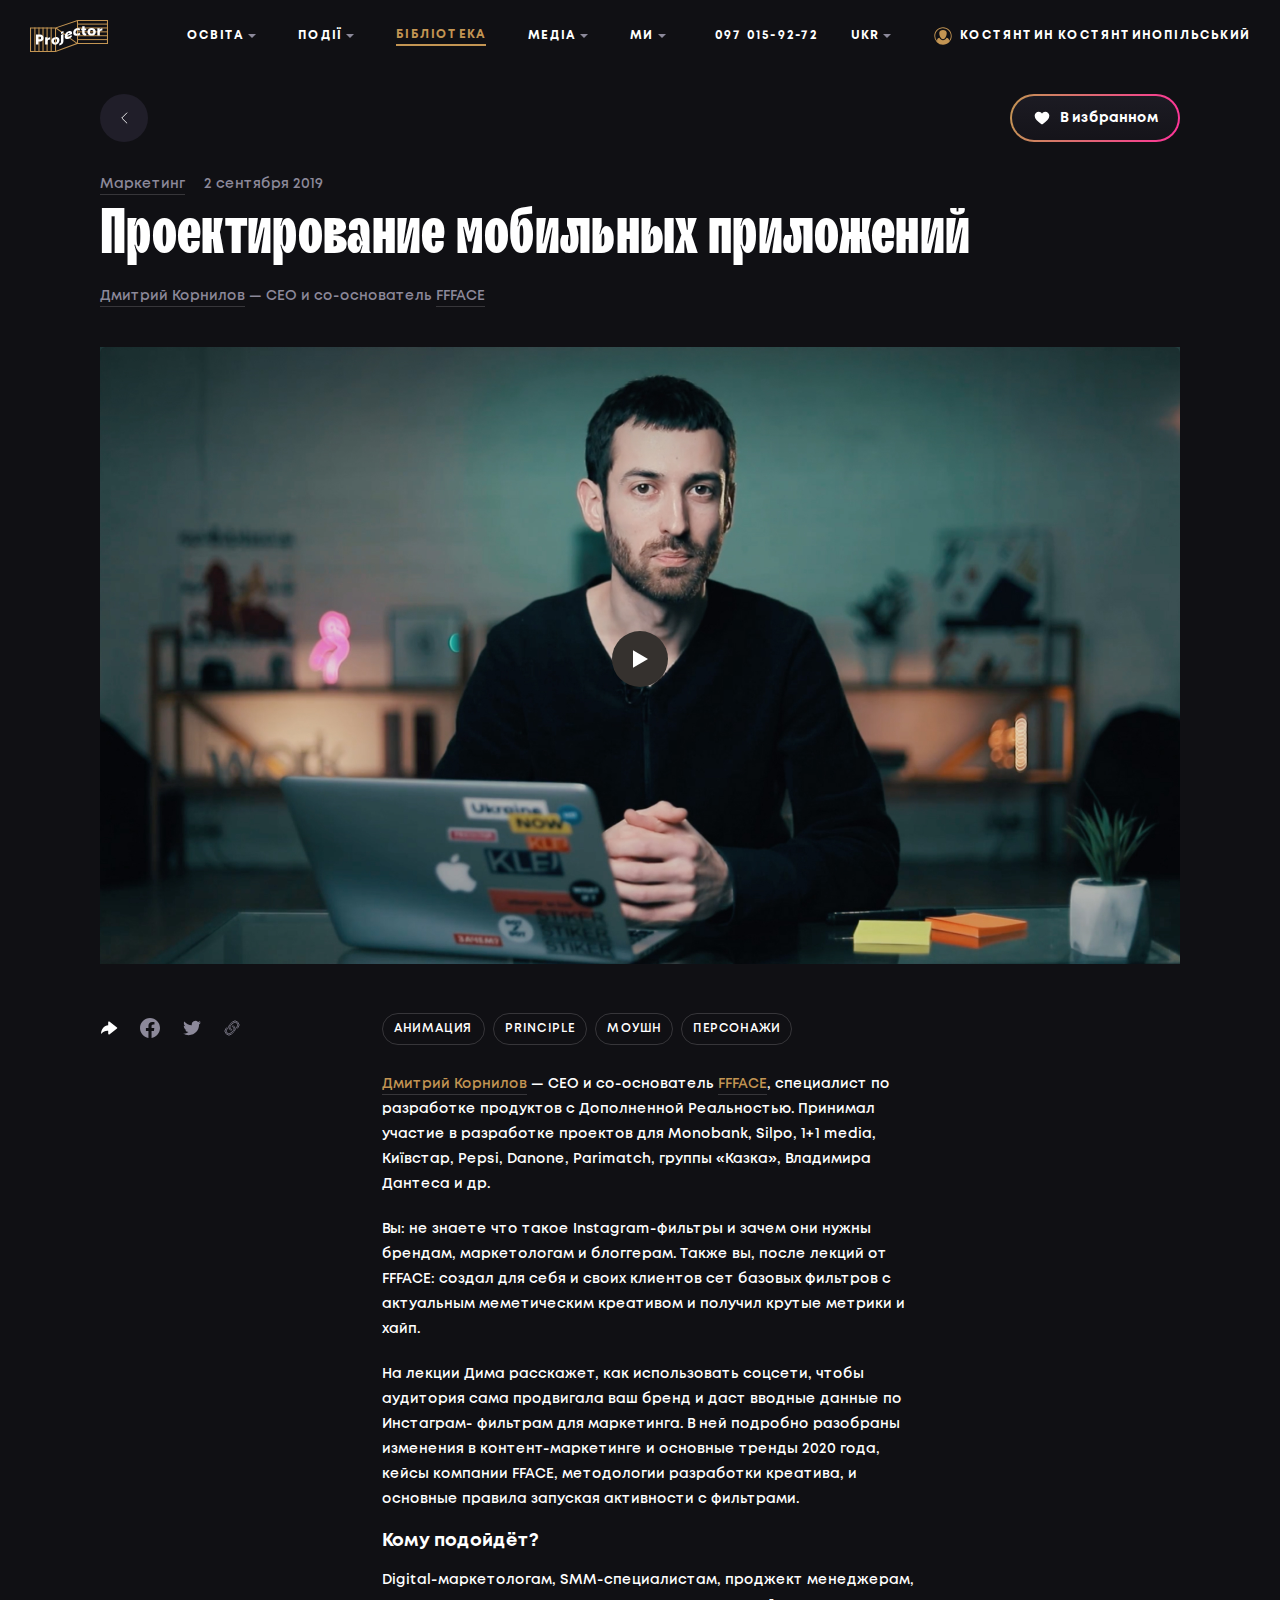
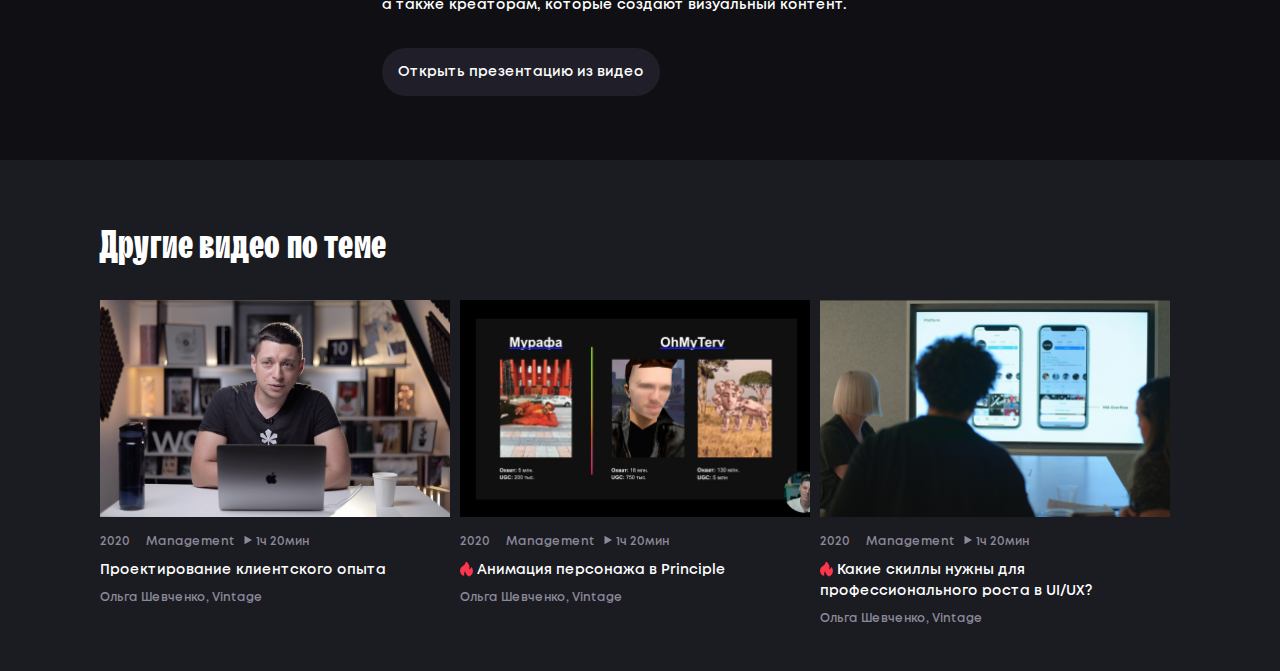
<file: video-page-signed.html>
<!doctype html>
<html>
  <head>
    <meta charset="utf-8" />
    <title>Video page - Signed</title>
    <meta http-equiv="X-UA-Compatible" content="IE=Edge" />
    <meta name="viewport" content="width=device-width, initial-scale=1" />
    <meta name="theme-color" content="#fff" />
    <meta name="format-detection" content="telephone=no" />
    <link rel="stylesheet" media="all" href="css/app.css" />
  </head>
  <body>
    <div class="overlay js-overlay"></div>
    <!-- BEGIN content -->
    <div class="out">
      <!-- begin header -->
      <header class="header js-header">
        <div class="skip-content" id="skip">
          <a class="skip-content__link" href="#content" tabindex="1">Skip to Main Content (Press Enter)</a>
        </div>
        <div class="header__container container container_wider">
          <a href="#" class="header__logo logo">
            <img class="logo__image" src="./img/logo.svg" alt="Логотип Projector" />
          </a>
          <button class="header__burger js-burger" type="button" aria-label="Открыть меню">
            <svg class="icon icon-burger">
              <use xlink:href="img/sprite.svg#icon-burger"></use>
            </svg>
          </button>
          <button class="header__close js-close" type="button" aria-label="Закрыть меню">
            <svg class="icon icon-close-menu">
              <use xlink:href="img/sprite.svg#icon-close-menu"></use>
            </svg>
          </button>
          <div class="header__inner js-menu-inner">
            <button class="header__login header__login_mob js-open-popup-button" type="button" data-popup="login">
              <svg class="icon icon-user">
                <use xlink:href="img/sprite.svg#icon-user"></use>
              </svg>
              <span class="js-login">Костянтин Костянтинопільський</span>
            </button>
            <nav class="header__menu menu js-menu">
              <ul class="menu__list">
                <li class="menu__point  js-menu-point-with-sublist ">
                  <a class="menu__link" tabindex="1"> Освіта <svg class="icon icon-arrow-down">
                      <use xlink:href="img/sprite.svg#icon-arrow-down"></use>
                    </svg>
                  </a>
                  <ul class="menu__sublist js-sublist">
                    <li class="menu__subpoint js-menu-point">
                      <a class="menu__subpoint-link" href="#">
                        <div class="menu__subpoint-image">
                          <img class="menu__subpoint-pic" src="./img/study-image.jpg" alt="Освіта" />
                        </div>
                        <div class="menu__subpoint-text">
                          <span class="menu__subpoint-name">Онлайн-курси</span>
                          <span class="menu__subpoint-subtext">для розвитку в професії</span>
                        </div>
                      </a>
                    </li>
                    <li class="menu__subpoint js-menu-point">
                      <a class="menu__subpoint-link" href="#">
                        <div class="menu__subpoint-text">
                          <span class="menu__subpoint-name">Гуманітаріум</span>
                        </div>
                      </a>
                    </li>
                    <li class="menu__subpoint js-menu-point">
                      <a class="menu__subpoint-link" href="#">
                        <div class="menu__subpoint-text">
                          <span class="menu__subpoint-name">Курси для школярів</span>
                        </div>
                      </a>
                    </li>
                  </ul>
                </li>
                <li class="menu__point  js-menu-point-with-sublist ">
                  <a class="menu__link" tabindex="1"> Події <svg class="icon icon-arrow-down">
                      <use xlink:href="img/sprite.svg#icon-arrow-down"></use>
                    </svg>
                  </a>
                  <ul class="menu__sublist js-sublist">
                    <li class="menu__subpoint js-menu-point">
                      <a class="menu__subpoint-link" href="#">
                        <div class="menu__subpoint-image">
                          <img class="menu__subpoint-pic" src="./img/events-image.jpg" alt="Події" />
                        </div>
                        <div class="menu__subpoint-text">
                          <span class="menu__subpoint-name">Whatabout</span>
                          <span class="menu__subpoint-subtext">global creative community</span>
                        </div>
                        <svg class="icon icon-arrow-open">
                          <use xlink:href="img/sprite.svg#icon-arrow-open"></use>
                        </svg>
                      </a>
                    </li>
                    <li class="menu__subpoint js-menu-point">
                      <a class="menu__subpoint-link" href="#">
                        <div class="menu__subpoint-text">
                          <span class="menu__subpoint-name">Kruрa</span>
                        </div>
                        <svg class="icon icon-arrow-open">
                          <use xlink:href="img/sprite.svg#icon-arrow-open"></use>
                        </svg>
                      </a>
                    </li>
                    <li class="menu__subpoint js-menu-point">
                      <a class="menu__subpoint-link" href="#">
                        <div class="menu__subpoint-text">
                          <span class="menu__subpoint-name">OFFF Kyiv</span>
                        </div>
                        <svg class="icon icon-arrow-open">
                          <use xlink:href="img/sprite.svg#icon-arrow-open"></use>
                        </svg>
                      </a>
                    </li>
                    <li class="menu__subpoint js-menu-point">
                      <a class="menu__subpoint-link" href="#">
                        <div class="menu__subpoint-text">
                          <span class="menu__subpoint-name">Воркшопи і лекції</span>
                        </div>
                      </a>
                    </li>
                  </ul>
                </li>
                <li class="menu__point  is-active js-menu-point ">
                  <a class="menu__link" href="main-page-unlogged.html" tabindex="1">Бібліотека</a>
                </li>
                <li class="menu__point  js-menu-point-with-sublist ">
                  <a class="menu__link" tabindex="1"> Медіа <svg class="icon icon-arrow-down">
                      <use xlink:href="img/sprite.svg#icon-arrow-down"></use>
                    </svg>
                  </a>
                  <ul class="menu__sublist js-sublist">
                    <li class="menu__subpoint js-menu-point">
                      <a class="menu__subpoint-link" href="#">
                        <div class="menu__subpoint-image">
                          <img class="menu__subpoint-pic" src="./img/events-image.jpg" alt="Медіа" />
                        </div>
                        <div class="menu__subpoint-text">
                          <span class="menu__subpoint-name">Telegraf</span>
                          <span class="menu__subpoint-subtext">провідне українське дизайн-медіа</span>
                        </div>
                        <svg class="icon icon-arrow-open">
                          <use xlink:href="img/sprite.svg#icon-arrow-open"></use>
                        </svg>
                      </a>
                    </li>
                    <li class="menu__subpoint js-menu-point">
                      <a class="menu__subpoint-link" href="#">
                        <div class="menu__subpoint-text">
                          <span class="menu__subpoint-name">Рrjctr Mag</span>
                        </div>
                        <svg class="icon icon-arrow-open">
                          <use xlink:href="img/sprite.svg#icon-arrow-open"></use>
                        </svg>
                      </a>
                    </li>
                    <li class="menu__subpoint js-menu-point">
                      <a class="menu__subpoint-link" href="#">
                        <div class="menu__subpoint-text">
                          <span class="menu__subpoint-name">Youtube</span>
                        </div>
                        <svg class="icon icon-arrow-open">
                          <use xlink:href="img/sprite.svg#icon-arrow-open"></use>
                        </svg>
                      </a>
                    </li>
                    <li class="menu__subpoint js-menu-point">
                      <a class="menu__subpoint-link" href="#">
                        <div class="menu__subpoint-icon">
                          <svg class="icon icon-facebook">
                            <use xlink:href="img/sprite.svg#icon-facebook"></use>
                          </svg>
                        </div>
                        <div class="menu__subpoint-text">
                          <span class="menu__subpoint-name">Новини, роботи, люди</span>
                        </div>
                        <svg class="icon icon-arrow-open">
                          <use xlink:href="img/sprite.svg#icon-arrow-open"></use>
                        </svg>
                      </a>
                    </li>
                    <li class="menu__subpoint js-menu-point">
                      <a class="menu__subpoint-link" href="#">
                        <div class="menu__subpoint-icon">
                          <svg class="icon icon-telegram">
                            <use xlink:href="img/sprite.svg#icon-telegram"></use>
                          </svg>
                        </div>
                        <div class="menu__subpoint-text">
                          <span class="menu__subpoint-name">Вакансії та анонси</span>
                        </div>
                        <svg class="icon icon-arrow-open">
                          <use xlink:href="img/sprite.svg#icon-arrow-open"></use>
                        </svg>
                      </a>
                    </li>
                    <li class="menu__subpoint js-menu-point">
                      <a class="menu__subpoint-link" href="#">
                        <div class="menu__subpoint-icon">
                          <svg class="icon icon-instagram">
                            <use xlink:href="img/sprite.svg#icon-instagram"></use>
                          </svg>
                        </div>
                        <div class="menu__subpoint-text">
                          <span class="menu__subpoint-name">Візуальне життя школи </span>
                        </div>
                        <svg class="icon icon-arrow-open">
                          <use xlink:href="img/sprite.svg#icon-arrow-open"></use>
                        </svg>
                      </a>
                    </li>
                  </ul>
                </li>
                <li class="menu__point  js-menu-point-with-sublist ">
                  <a class="menu__link" tabindex="1"> Ми <svg class="icon icon-arrow-down">
                      <use xlink:href="img/sprite.svg#icon-arrow-down"></use>
                    </svg>
                  </a>
                  <ul class="menu__sublist js-sublist">
                    <li class="menu__subpoint js-menu-point">
                      <a class="menu__subpoint-link" href="#">
                        <div class="menu__subpoint-image">
                          <img class="menu__subpoint-pic" src="./img/we-image.jpg" alt="Ми" />
                        </div>
                        <div class="menu__subpoint-text">
                          <span class="menu__subpoint-name">Про Рrojector</span>
                          <span class="menu__subpoint-subtext">історія і головні ідеї школи</span>
                        </div>
                      </a>
                    </li>
                    <li class="menu__subpoint js-menu-point">
                      <a class="menu__subpoint-link" href="#">
                        <div class="menu__subpoint-text">
                          <span class="menu__subpoint-name">Люди</span>
                        </div>
                      </a>
                    </li>
                    <li class="menu__subpoint js-menu-point">
                      <a class="menu__subpoint-link" href="#">
                        <div class="menu__subpoint-text">
                          <span class="menu__subpoint-name">Співпраця</span>
                        </div>
                      </a>
                    </li>
                    <li class="menu__subpoint js-menu-point">
                      <a class="menu__subpoint-link" href="#">
                        <div class="menu__subpoint-text">
                          <span class="menu__subpoint-name">Контакти</span>
                        </div>
                      </a>
                    </li>
                  </ul>
                </li>
              </ul>
            </nav>
            <div class="header__actions">
              <a class="header__phone" href="tel:0970159272" tabindex="1">097 015-92-72</a>
              <form class="header__languages js-languages" action="#" method="get">
                <button class="header__languages-button js-languages-button" type="button" aria-label="Выбор языка" tabindex="1">
                  <span class="header__languages-text js-languages-text">UKR</span>
                  <svg class="icon icon-arrow-down">
                    <use xlink:href="img/sprite.svg#icon-arrow-down"></use>
                  </svg>
                </button>
                <ul class="header__languages-list js-languages-options">
                  <li class="header__languages-item js-languages-item">RU</li>
                  <li class="header__languages-item js-languages-item">ENG</li>
                </ul>
                <select class="header__languages-select js-languages-hidden" id="languages" name="languages" required>
                  <option value="UKR">UKR</option>
                  <option value="RU">RU</option>
                  <option value="ENG">ENG</option>
                </select>
              </form>
              <button class="header__login js-open-popup-button" type="button" data-popup="login" tabindex="1">
                <svg class="icon icon-user">
                  <use xlink:href="img/sprite.svg#icon-user"></use>
                </svg>
                <span>Костянтин Костянтинопільський</span>
              </button>
            </div>
          </div>
        </div>
      </header>
      <!-- end header -->
      <div class="container container_padding-small">
        <main class="main main_video" id="content">
          <!-- begin pagination-top -->
          <div class="pagination-top">
            <a class="pagination-top__back-button back-button" href="main-page-unlogged.html">
              <svg class="icon icon-arrow-left-white-custom">
                <use xlink:href="img/sprite.svg#icon-arrow-left-white-custom"></use>
              </svg>
            </a>
            <div class="pagination-top__like-button button button_smaller button_bold">
              <button class="button__link" type="button">
                <svg class="icon icon-heart">
                  <use xlink:href="img/sprite.svg#icon-heart"></use>
                </svg> В избранном </button>
            </div>
          </div>
          <!-- end pagination-top -->
          <!-- begin video-content -->
          <section class="video-content">
            <div class="video-content__data">
              <a class="video-content__link link" href="#">Маркетинг</a>
              <span>2 сентября 2019</span>
            </div>
            <h2 class="video-content__title title title_smaller title_smaller_mob">Проектирование мобильных приложений</h2>
            <p class="video-content__data video-content__data_margin"><a class="link link_hover" href="#">Дмитрий Корнилов</a> — CEO и со-основатель <a class="link" href="#">FFFACE</a></p>
            <div class="video-content__video-block">
              <div class="video-content__cover js-video-cover">
                <picture>
                  <source media="(min-width: 1024px)" srcset="./img/image@2x.jpg" />
                  <source media="(min-width: 500px)" srcset="./img/image.jpg" />
                  <source media="(min-width: 320px)" srcset="./img/image-mobile.jpg" />
                  <img src="./img/image@2x.jpg" alt="Фото лектора" />
                </picture>
                <button class="video-content__play js-video-play-button" type="button">
                  <svg class="icon icon-arrow-right">
                    <use xlink:href="img/sprite.svg#icon-arrow-right"></use>
                  </svg>
                </button>
              </div>
              <div class="video-content__video js-video">
                <iframe class="video-content__iframe" src="https://player.vimeo.com/video/254988878" frameborder="0" allow="autoplay; fullscreen" webkitallowfullscreen mozallowfullscreen allowfullscreen>
                </iframe>
              </div>
            </div>
            <div class="video-content__inner">
              <ul class="video-content__socials socials">
                <li class="socials__share" aria-label="Поделиться видео">
                  <svg class="icon icon-share">
                    <use xlink:href="img/sprite.svg#icon-share"></use>
                  </svg>
                </li>
                <li class="socials__item">
                  <button class="socials__button" type="button" aria-label="Поделиться в Facebook">
                    <svg class="icon icon-facebook-circle">
                      <use xlink:href="img/sprite.svg#icon-facebook-circle"></use>
                    </svg>
                  </button>
                </li>
                <li class="socials__item">
                  <button class="socials__button" type="button" aria-label="Поделиться в Twitter">
                    <svg class="icon icon-twitter">
                      <use xlink:href="img/sprite.svg#icon-twitter"></use>
                    </svg>
                  </button>
                </li>
                <li class="socials__item">
                  <button class="socials__button" type="button" aria-label="Скопировать ссылку">
                    <svg class="icon icon-copy-link">
                      <use xlink:href="img/sprite.svg#icon-copy-link"></use>
                    </svg>
                  </button>
                </li>
              </ul>
              <div class="video-content__main">
                <div class="video-content__tags tags">
                  <ul class="tags__list">
                    <li class="tags__item">
                      <a class="tags__link" href="main-page-logged-in.html"> АНИМАЦИЯ </a>
                    </li>
                    <li class="tags__item">
                      <a class="tags__link" href="main-page-logged-in.html"> РRINCIРLE </a>
                    </li>
                    <li class="tags__item">
                      <a class="tags__link" href="main-page-logged-in.html"> МОУШН </a>
                    </li>
                    <li class="tags__item">
                      <a class="tags__link" href="main-page-logged-in.html"> ПЕРСОНАЖИ </a>
                    </li>
                  </ul>
                </div>
                <div class="video-content__info-block">
                  <!-- begin info-block -->
                  <article class="info-block">
                    <p><a href="#">Дмитрий Корнилов</a> — CEO и со-основатель <a href="#">FFFACE</a>, специалист по разработке продуктов с Дополненной Реальностью. Принимал участие в разработке проектов для Monobank, Silpo, 1+1 media, Київстар, Pepsi, Danone, Parimatch, группы «Казка», Владимира Дантеса и др.</p>
                    <p>Вы: не знаете что такое Instagram-фильтры и зачем они нужны брендам, маркетологам и блоггерам. Также вы, после лекций от FFFACE: создал для себя и своих клиентов сет базовых фильтров с актуальным меметическим креативом и получил крутые метрики и хайп.</p>
                    <p>На лекции Дима расскажет, как использовать соцсети, чтобы аудитория сама продвигала ваш бренд и даст вводные данные по Инстаграм- фильтрам для маркетинга. В ней подробно разобраны изменения в контент-маркетинге и основные тренды 2020 года, кейсы компании FFACE, методологии разработки креатива, и основные правила запуская активности с фильтрами.</p>
                    <h6>Кому подойдёт?</h6>
                    <p>Digital-маркетологам, SMM-специалистам, проджект менеджерам, а также креаторам, которые создают визуальный контент.</p>
                  </article>
                  <!-- end info-block -->
                </div>
                <a class="video-content__button button button_dark button_height" href="#" target="_blank">Открыть презентацию из видео</a>
              </div>
            </div>
          </section>
          <!-- end video-content -->
          <!-- begin other-videos -->
          <section class="other-videos">
            <div class="container">
              <h4 class="other-videos__title title title_tiny">Другие видео по теме</h4>
              <ul class="other-videos__list">
                <li class="other-videos__item">
                  <div class="card  card_middle ">
                    <script src="https://code.jquery.com/jquery-3.5.1.min.js" integrity="sha256-9/aliU8dGd2tb6OSsuzixeV4y/faTqgFtohetphbbj0=" crossorigin="anonymous"></script>
                    <script>
                      $('.card__favorite').click(function(event)
                      {
                        $('.card__link').click(false);
                        $(this).toggleClass('hidden');
                      });

                    </script>
                    <a class="card__link aaa" href="/ddd" tabindex="1">
                      <span class="card__favorite">
                        <svg class="icon icon-heart">
                          <use xlink:href="img/sprite.svg#icon-heart"></use>
                        </svg>
                      </span>
                      <!-- <span class="card__favorite">
<svg class="icon icon-heart-outline"><use xlink:href="img/sprite.svg#icon-heart-outline"></use></svg>
</span> -->
                      <!--  -->
                      <div class="card__image  card__image_middle ">
                        <div class="card__progress-bar ">
                          <div class="card__progress"></div>
                        </div>
                        <picture>
                          <source media="(min-width: 1024px)" srcset="./img/default-card-8@2x.jpg" />
                          <img class="card__photo" src="./img/default-card-8.jpg" alt="Фото лектора" />
                        </picture>
                        <div class="card__label ">
                          <span class="card__label-text">Новое</span>
                        </div>
                      </div>
                      <p class="card__info">
                        <span class="card__year">2020</span>
                        <span class="card__category">Management</span>
                        <span class="card__duration">
                          <svg class="icon icon-arrow-right">
                            <use xlink:href="img/sprite.svg#icon-arrow-right"></use>
                          </svg> 1ч 20мин </span>
                      </p>
                      <p class="card__text  card__text_middle "> Проектирование клиентского опыта </p>
                    </a>
                    <a class="card__speaker link" href="#" tabindex="1">Ольга Шевченко, Vintage</a>
                  </div>
                </li>
                <li class="other-videos__item">
                  <div class="card  card_middle ">
                    <script src="https://code.jquery.com/jquery-3.5.1.min.js" integrity="sha256-9/aliU8dGd2tb6OSsuzixeV4y/faTqgFtohetphbbj0=" crossorigin="anonymous"></script>
                    <script>
                      $('.card__favorite').click(function(event)
                      {
                        $('.card__link').click(false);
                        $(this).toggleClass('hidden');
                      });

                    </script>
                    <a class="card__link aaa" href="/ddd" tabindex="1">
                      <span class="card__favorite">
                        <svg class="icon icon-heart">
                          <use xlink:href="img/sprite.svg#icon-heart"></use>
                        </svg>
                      </span>
                      <!-- <span class="card__favorite">
<svg class="icon icon-heart-outline"><use xlink:href="img/sprite.svg#icon-heart-outline"></use></svg>
</span> -->
                      <!--  -->
                      <div class="card__image  card__image_middle ">
                        <div class="card__progress-bar ">
                          <div class="card__progress"></div>
                        </div>
                        <picture>
                          <source media="(min-width: 1024px)" srcset="./img/default-card-6@2x.jpg" />
                          <img class="card__photo" src="./img/default-card-6.jpg" alt="Фото лектора" />
                        </picture>
                        <div class="card__label ">
                          <span class="card__label-text">Новое</span>
                        </div>
                      </div>
                      <p class="card__info">
                        <span class="card__year">2020</span>
                        <span class="card__category">Management</span>
                        <span class="card__duration">
                          <svg class="icon icon-arrow-right">
                            <use xlink:href="img/sprite.svg#icon-arrow-right"></use>
                          </svg> 1ч 20мин </span>
                      </p>
                      <p class="card__text  card__text_middle ">
                        <svg class="icon icon-fire">
                          <use xlink:href="img/sprite.svg#icon-fire"></use>
                        </svg> Анимация персонажа в Рrinciрle
                      </p>
                    </a>
                    <a class="card__speaker link" href="#" tabindex="1">Ольга Шевченко, Vintage</a>
                  </div>
                </li>
                <li class="other-videos__item">
                  <div class="card  card_middle ">
                    <script src="https://code.jquery.com/jquery-3.5.1.min.js" integrity="sha256-9/aliU8dGd2tb6OSsuzixeV4y/faTqgFtohetphbbj0=" crossorigin="anonymous"></script>
                    <script>
                      $('.card__favorite').click(function(event)
                      {
                        $('.card__link').click(false);
                        $(this).toggleClass('hidden');
                      });

                    </script>
                    <a class="card__link aaa" href="/ddd" tabindex="1">
                      <span class="card__favorite">
                        <svg class="icon icon-heart">
                          <use xlink:href="img/sprite.svg#icon-heart"></use>
                        </svg>
                      </span>
                      <!-- <span class="card__favorite">
<svg class="icon icon-heart-outline"><use xlink:href="img/sprite.svg#icon-heart-outline"></use></svg>
</span> -->
                      <!--  -->
                      <div class="card__image  card__image_middle ">
                        <div class="card__progress-bar ">
                          <div class="card__progress"></div>
                        </div>
                        <picture>
                          <source media="(min-width: 1024px)" srcset="./img/default-card-7@2x.jpg" />
                          <img class="card__photo" src="./img/default-card-7.jpg" alt="Фото лектора" />
                        </picture>
                        <div class="card__label ">
                          <span class="card__label-text">Новое</span>
                        </div>
                      </div>
                      <p class="card__info">
                        <span class="card__year">2020</span>
                        <span class="card__category">Management</span>
                        <span class="card__duration">
                          <svg class="icon icon-arrow-right">
                            <use xlink:href="img/sprite.svg#icon-arrow-right"></use>
                          </svg> 1ч 20мин </span>
                      </p>
                      <p class="card__text  card__text_middle ">
                        <svg class="icon icon-fire">
                          <use xlink:href="img/sprite.svg#icon-fire"></use>
                        </svg> Какие скиллы нужны для профессионального роста в UI/UX?
                      </p>
                    </a>
                    <a class="card__speaker link" href="#" tabindex="1">Ольга Шевченко, Vintage</a>
                  </div>
                </li>
              </ul>
            </div>
          </section>
          <!-- end other-videos -->
        </main>
      </div>
      <!--  -->
    </div>
    <!-- END content -->
    <!-- BEGIN scripts -->
    <script type="text/javascript" src="js/app.js"></script>
    <!-- END scripts -->
  </body>
</html>
</file>
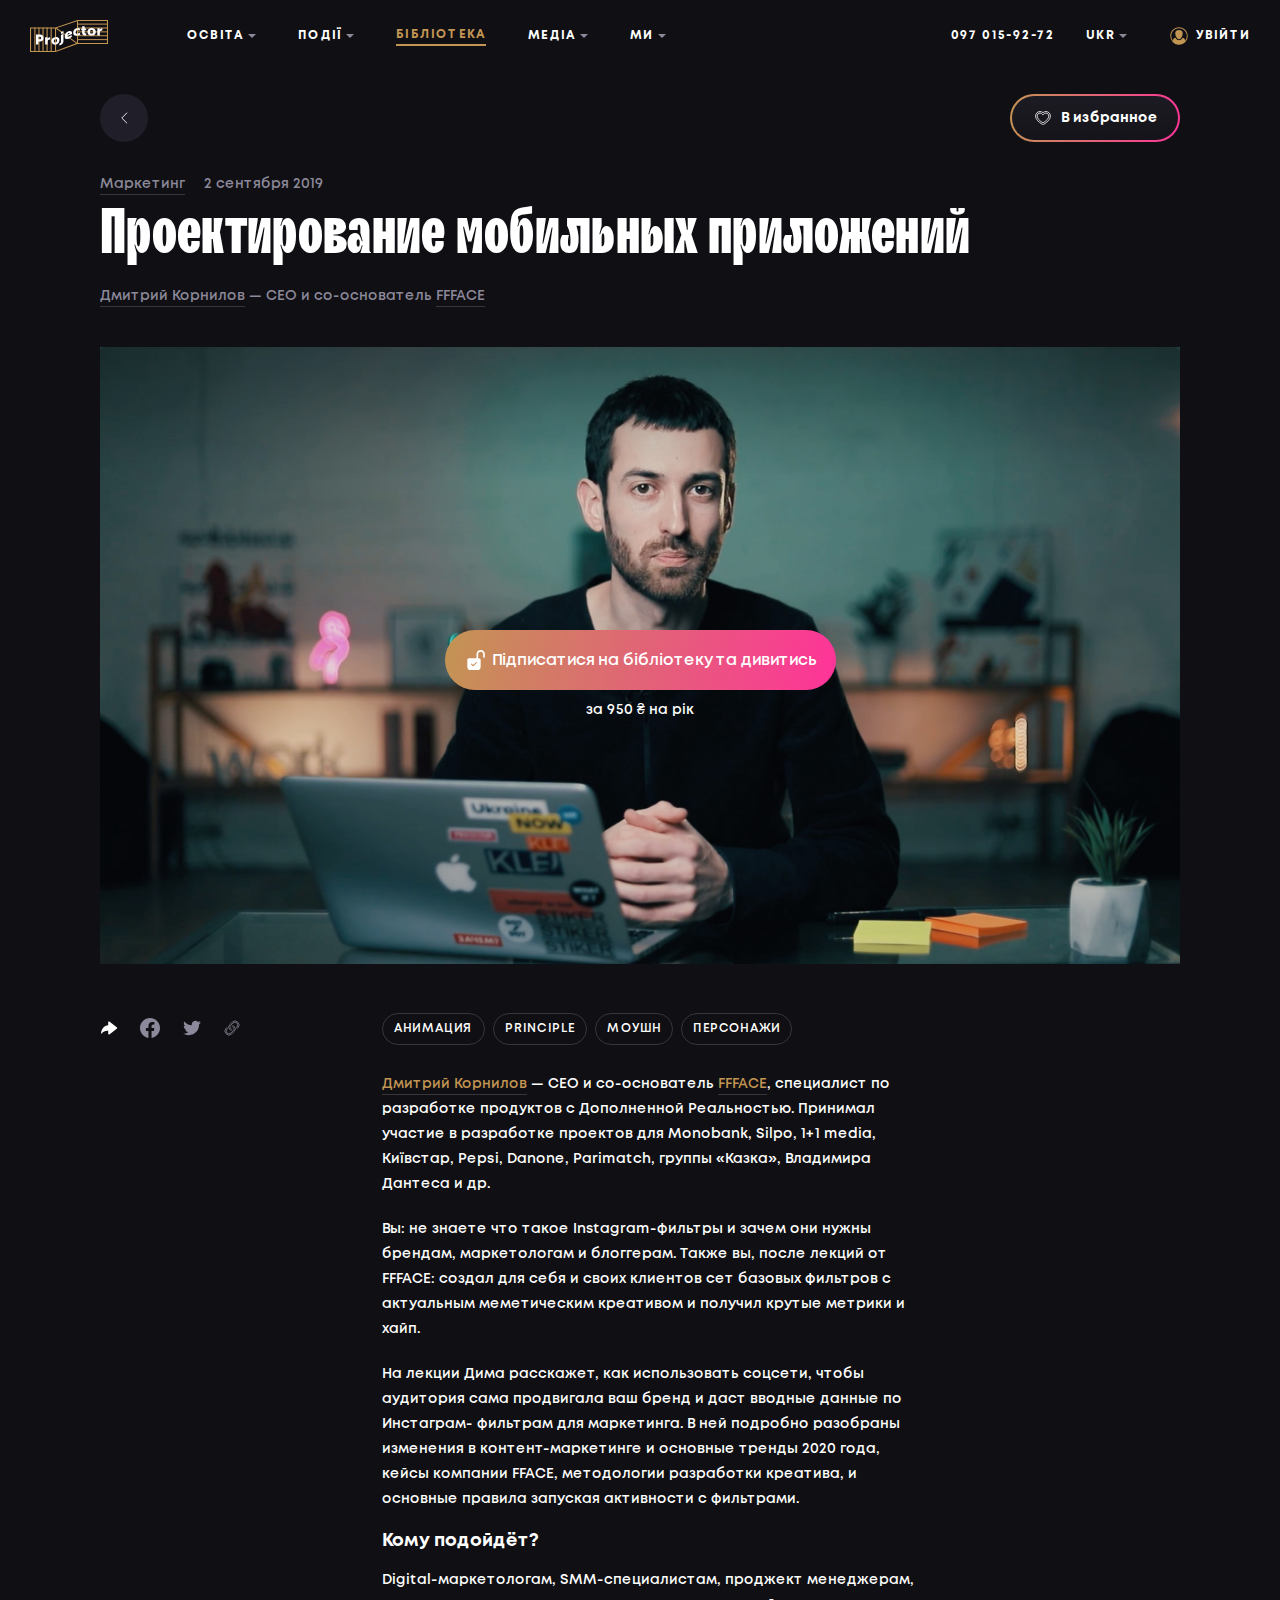
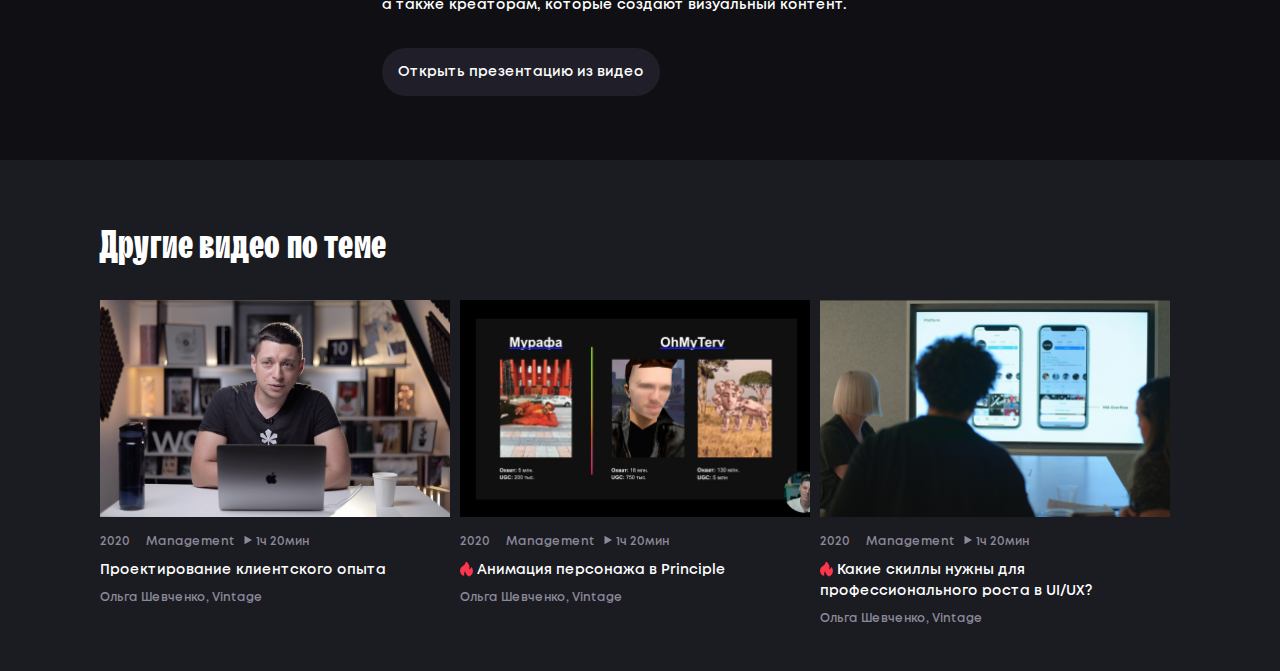
<file: video-page-unsigned.html>
<!doctype html>
<html>
  <head>
    <meta charset="utf-8" />
    <title>Video page - Unsigned</title>
    <meta http-equiv="X-UA-Compatible" content="IE=Edge" />
    <meta name="viewport" content="width=device-width, initial-scale=1" />
    <meta name="theme-color" content="#fff" />
    <meta name="format-detection" content="telephone=no" />
    <link rel="stylesheet" media="all" href="css/app.css" />
  </head>
  <body>
    <div class="overlay js-overlay"></div>
    <!-- BEGIN content -->
    <div class="out">
      <!-- begin header -->
      <header class="header js-header">
        <div class="skip-content" id="skip">
          <a class="skip-content__link" href="#content" tabindex="1">Skip to Main Content (Press Enter)</a>
        </div>
        <div class="header__container container container_wider">
          <a href="#" class="header__logo logo">
            <img class="logo__image" src="./img/logo.svg" alt="Логотип Projector" />
          </a>
          <button class="header__burger js-burger" type="button" aria-label="Открыть меню">
            <svg class="icon icon-burger">
              <use xlink:href="img/sprite.svg#icon-burger"></use>
            </svg>
          </button>
          <button class="header__close js-close" type="button" aria-label="Закрыть меню">
            <svg class="icon icon-close-menu">
              <use xlink:href="img/sprite.svg#icon-close-menu"></use>
            </svg>
          </button>
          <div class="header__inner js-menu-inner">
            <button class="header__login header__login_mob js-open-popup-button" type="button" data-popup="login">
              <svg class="icon icon-user">
                <use xlink:href="img/sprite.svg#icon-user"></use>
              </svg>
              <span class="js-login">Увійти</span>
            </button>
            <nav class="header__menu menu js-menu">
              <ul class="menu__list">
                <li class="menu__point  js-menu-point-with-sublist ">
                  <a class="menu__link" tabindex="1"> Освіта <svg class="icon icon-arrow-down">
                      <use xlink:href="img/sprite.svg#icon-arrow-down"></use>
                    </svg>
                  </a>
                  <ul class="menu__sublist js-sublist">
                    <li class="menu__subpoint js-menu-point">
                      <a class="menu__subpoint-link" href="#">
                        <div class="menu__subpoint-image">
                          <img class="menu__subpoint-pic" src="./img/study-image.jpg" alt="Освіта" />
                        </div>
                        <div class="menu__subpoint-text">
                          <span class="menu__subpoint-name">Онлайн-курси</span>
                          <span class="menu__subpoint-subtext">для розвитку в професії</span>
                        </div>
                      </a>
                    </li>
                    <li class="menu__subpoint js-menu-point">
                      <a class="menu__subpoint-link" href="#">
                        <div class="menu__subpoint-text">
                          <span class="menu__subpoint-name">Гуманітаріум</span>
                        </div>
                      </a>
                    </li>
                    <li class="menu__subpoint js-menu-point">
                      <a class="menu__subpoint-link" href="#">
                        <div class="menu__subpoint-text">
                          <span class="menu__subpoint-name">Курси для школярів</span>
                        </div>
                      </a>
                    </li>
                  </ul>
                </li>
                <li class="menu__point  js-menu-point-with-sublist ">
                  <a class="menu__link" tabindex="1"> Події <svg class="icon icon-arrow-down">
                      <use xlink:href="img/sprite.svg#icon-arrow-down"></use>
                    </svg>
                  </a>
                  <ul class="menu__sublist js-sublist">
                    <li class="menu__subpoint js-menu-point">
                      <a class="menu__subpoint-link" href="#">
                        <div class="menu__subpoint-image">
                          <img class="menu__subpoint-pic" src="./img/events-image.jpg" alt="Події" />
                        </div>
                        <div class="menu__subpoint-text">
                          <span class="menu__subpoint-name">Whatabout</span>
                          <span class="menu__subpoint-subtext">global creative community</span>
                        </div>
                        <svg class="icon icon-arrow-open">
                          <use xlink:href="img/sprite.svg#icon-arrow-open"></use>
                        </svg>
                      </a>
                    </li>
                    <li class="menu__subpoint js-menu-point">
                      <a class="menu__subpoint-link" href="#">
                        <div class="menu__subpoint-text">
                          <span class="menu__subpoint-name">Kruрa</span>
                        </div>
                        <svg class="icon icon-arrow-open">
                          <use xlink:href="img/sprite.svg#icon-arrow-open"></use>
                        </svg>
                      </a>
                    </li>
                    <li class="menu__subpoint js-menu-point">
                      <a class="menu__subpoint-link" href="#">
                        <div class="menu__subpoint-text">
                          <span class="menu__subpoint-name">OFFF Kyiv</span>
                        </div>
                        <svg class="icon icon-arrow-open">
                          <use xlink:href="img/sprite.svg#icon-arrow-open"></use>
                        </svg>
                      </a>
                    </li>
                    <li class="menu__subpoint js-menu-point">
                      <a class="menu__subpoint-link" href="#">
                        <div class="menu__subpoint-text">
                          <span class="menu__subpoint-name">Воркшопи і лекції</span>
                        </div>
                      </a>
                    </li>
                  </ul>
                </li>
                <li class="menu__point  is-active js-menu-point ">
                  <a class="menu__link" href="main-page-unlogged.html" tabindex="1">Бібліотека</a>
                </li>
                <li class="menu__point  js-menu-point-with-sublist ">
                  <a class="menu__link" tabindex="1"> Медіа <svg class="icon icon-arrow-down">
                      <use xlink:href="img/sprite.svg#icon-arrow-down"></use>
                    </svg>
                  </a>
                  <ul class="menu__sublist js-sublist">
                    <li class="menu__subpoint js-menu-point">
                      <a class="menu__subpoint-link" href="#">
                        <div class="menu__subpoint-image">
                          <img class="menu__subpoint-pic" src="./img/events-image.jpg" alt="Медіа" />
                        </div>
                        <div class="menu__subpoint-text">
                          <span class="menu__subpoint-name">Telegraf</span>
                          <span class="menu__subpoint-subtext">провідне українське дизайн-медіа</span>
                        </div>
                        <svg class="icon icon-arrow-open">
                          <use xlink:href="img/sprite.svg#icon-arrow-open"></use>
                        </svg>
                      </a>
                    </li>
                    <li class="menu__subpoint js-menu-point">
                      <a class="menu__subpoint-link" href="#">
                        <div class="menu__subpoint-text">
                          <span class="menu__subpoint-name">Рrjctr Mag</span>
                        </div>
                        <svg class="icon icon-arrow-open">
                          <use xlink:href="img/sprite.svg#icon-arrow-open"></use>
                        </svg>
                      </a>
                    </li>
                    <li class="menu__subpoint js-menu-point">
                      <a class="menu__subpoint-link" href="#">
                        <div class="menu__subpoint-text">
                          <span class="menu__subpoint-name">Youtube</span>
                        </div>
                        <svg class="icon icon-arrow-open">
                          <use xlink:href="img/sprite.svg#icon-arrow-open"></use>
                        </svg>
                      </a>
                    </li>
                    <li class="menu__subpoint js-menu-point">
                      <a class="menu__subpoint-link" href="#">
                        <div class="menu__subpoint-icon">
                          <svg class="icon icon-facebook">
                            <use xlink:href="img/sprite.svg#icon-facebook"></use>
                          </svg>
                        </div>
                        <div class="menu__subpoint-text">
                          <span class="menu__subpoint-name">Новини, роботи, люди</span>
                        </div>
                        <svg class="icon icon-arrow-open">
                          <use xlink:href="img/sprite.svg#icon-arrow-open"></use>
                        </svg>
                      </a>
                    </li>
                    <li class="menu__subpoint js-menu-point">
                      <a class="menu__subpoint-link" href="#">
                        <div class="menu__subpoint-icon">
                          <svg class="icon icon-telegram">
                            <use xlink:href="img/sprite.svg#icon-telegram"></use>
                          </svg>
                        </div>
                        <div class="menu__subpoint-text">
                          <span class="menu__subpoint-name">Вакансії та анонси</span>
                        </div>
                        <svg class="icon icon-arrow-open">
                          <use xlink:href="img/sprite.svg#icon-arrow-open"></use>
                        </svg>
                      </a>
                    </li>
                    <li class="menu__subpoint js-menu-point">
                      <a class="menu__subpoint-link" href="#">
                        <div class="menu__subpoint-icon">
                          <svg class="icon icon-instagram">
                            <use xlink:href="img/sprite.svg#icon-instagram"></use>
                          </svg>
                        </div>
                        <div class="menu__subpoint-text">
                          <span class="menu__subpoint-name">Візуальне життя школи </span>
                        </div>
                        <svg class="icon icon-arrow-open">
                          <use xlink:href="img/sprite.svg#icon-arrow-open"></use>
                        </svg>
                      </a>
                    </li>
                  </ul>
                </li>
                <li class="menu__point  js-menu-point-with-sublist ">
                  <a class="menu__link" tabindex="1"> Ми <svg class="icon icon-arrow-down">
                      <use xlink:href="img/sprite.svg#icon-arrow-down"></use>
                    </svg>
                  </a>
                  <ul class="menu__sublist js-sublist">
                    <li class="menu__subpoint js-menu-point">
                      <a class="menu__subpoint-link" href="#">
                        <div class="menu__subpoint-image">
                          <img class="menu__subpoint-pic" src="./img/we-image.jpg" alt="Ми" />
                        </div>
                        <div class="menu__subpoint-text">
                          <span class="menu__subpoint-name">Про Рrojector</span>
                          <span class="menu__subpoint-subtext">історія і головні ідеї школи</span>
                        </div>
                      </a>
                    </li>
                    <li class="menu__subpoint js-menu-point">
                      <a class="menu__subpoint-link" href="#">
                        <div class="menu__subpoint-text">
                          <span class="menu__subpoint-name">Люди</span>
                        </div>
                      </a>
                    </li>
                    <li class="menu__subpoint js-menu-point">
                      <a class="menu__subpoint-link" href="#">
                        <div class="menu__subpoint-text">
                          <span class="menu__subpoint-name">Співпраця</span>
                        </div>
                      </a>
                    </li>
                    <li class="menu__subpoint js-menu-point">
                      <a class="menu__subpoint-link" href="#">
                        <div class="menu__subpoint-text">
                          <span class="menu__subpoint-name">Контакти</span>
                        </div>
                      </a>
                    </li>
                  </ul>
                </li>
              </ul>
            </nav>
            <div class="header__actions">
              <a class="header__phone" href="tel:0970159272" tabindex="1">097 015-92-72</a>
              <form class="header__languages js-languages" action="#" method="get">
                <button class="header__languages-button js-languages-button" type="button" aria-label="Выбор языка" tabindex="1">
                  <span class="header__languages-text js-languages-text">UKR</span>
                  <svg class="icon icon-arrow-down">
                    <use xlink:href="img/sprite.svg#icon-arrow-down"></use>
                  </svg>
                </button>
                <ul class="header__languages-list js-languages-options">
                  <li class="header__languages-item js-languages-item">RU</li>
                  <li class="header__languages-item js-languages-item">ENG</li>
                </ul>
                <select class="header__languages-select js-languages-hidden" id="languages" name="languages" required>
                  <option value="UKR">UKR</option>
                  <option value="RU">RU</option>
                  <option value="ENG">ENG</option>
                </select>
              </form>
              <button class="header__login js-open-popup-button" type="button" data-popup="login" tabindex="1">
                <svg class="icon icon-user">
                  <use xlink:href="img/sprite.svg#icon-user"></use>
                </svg>
                <span>Увійти</span>
              </button>
            </div>
          </div>
        </div>
      </header>
      <!-- end header -->
      <div class="container container_padding-small">
        <main class="main main_video" id="content">
          <!-- begin pagination-top -->
          <div class="pagination-top">
            <a class="pagination-top__back-button back-button" href="main-page-unlogged.html">
              <svg class="icon icon-arrow-left-white-custom">
                <use xlink:href="img/sprite.svg#icon-arrow-left-white-custom"></use>
              </svg>
            </a>
            <div class="pagination-top__like-button button button_smaller button_bold">
              <button class="button__link js-open-popup-button" type="button" data-popup="like">
                <svg class="icon icon-heart-outline">
                  <use xlink:href="img/sprite.svg#icon-heart-outline"></use>
                </svg> В избранное </button>
            </div>
          </div>
          <!-- end pagination-top -->
          <!-- begin video-content -->
          <section class="video-content">
            <div class="video-content__data">
              <a class="video-content__link link" href="#">Маркетинг</a>
              <span>2 сентября 2019</span>
            </div>
            <h2 class="video-content__title title title_smaller title_smaller_mob">Проектирование мобильных приложений</h2>
            <p class="video-content__data video-content__data_margin"><a class="link link_hover" href="#">Дмитрий Корнилов</a> — CEO и со-основатель <a class="link" href="#">FFFACE</a></p>
            <div class="video-content__video-block">
              <div class="video-content__cover video-content__cover_shadow">
                <picture>
                  <source media="(min-width: 1024px)" srcset="./img/image@2x.jpg" />
                  <source media="(min-width: 500px)" srcset="./img/image.jpg" />
                  <source media="(min-width: 320px)" srcset="./img/image-mobile.jpg" />
                  <img src="./img/image@2x.jpg" alt="Фото лектора" />
                </picture>
                <div class="video-content__action">
                  <div class="video-content__container">
                    <button class="video-content__button video-content__button_margin button button_wider js-open-popup-button" type="button" data-popup="subscribe">
                      <span class="button__content">
                        <svg class="icon icon-lock">
                          <use xlink:href="img/sprite.svg#icon-lock"></use>
                        </svg> Підписатися <span class="button__text">на бібліотеку</span> та дивитись </span>
                    </button>
                    <span>за 950 ₴ на рік</span>
                  </div>
                </div>
              </div>
            </div>
            <div class="video-content__inner">
              <ul class="video-content__socials socials">
                <li class="socials__share" aria-label="Поделиться видео">
                  <svg class="icon icon-share">
                    <use xlink:href="img/sprite.svg#icon-share"></use>
                  </svg>
                </li>
                <li class="socials__item">
                  <button class="socials__button" type="button" aria-label="Поделиться в Facebook">
                    <svg class="icon icon-facebook-circle">
                      <use xlink:href="img/sprite.svg#icon-facebook-circle"></use>
                    </svg>
                  </button>
                </li>
                <li class="socials__item">
                  <button class="socials__button" type="button" aria-label="Поделиться в Twitter">
                    <svg class="icon icon-twitter">
                      <use xlink:href="img/sprite.svg#icon-twitter"></use>
                    </svg>
                  </button>
                </li>
                <li class="socials__item">
                  <button class="socials__button" type="button" aria-label="Скопировать ссылку">
                    <svg class="icon icon-copy-link">
                      <use xlink:href="img/sprite.svg#icon-copy-link"></use>
                    </svg>
                  </button>
                </li>
              </ul>
              <div class="video-content__main">
                <div class="video-content__tags tags">
                  <ul class="tags__list">
                    <li class="tags__item">
                      <a class="tags__link" href="main-page-logged-in.html"> АНИМАЦИЯ </a>
                    </li>
                    <li class="tags__item">
                      <a class="tags__link" href="main-page-logged-in.html"> РRINCIРLE </a>
                    </li>
                    <li class="tags__item">
                      <a class="tags__link" href="main-page-logged-in.html"> МОУШН </a>
                    </li>
                    <li class="tags__item">
                      <a class="tags__link" href="main-page-logged-in.html"> ПЕРСОНАЖИ </a>
                    </li>
                  </ul>
                </div>
                <div class="video-content__info-block">
                  <!-- begin info-block -->
                  <article class="info-block">
                    <p><a href="#">Дмитрий Корнилов</a> — CEO и со-основатель <a href="#">FFFACE</a>, специалист по разработке продуктов с Дополненной Реальностью. Принимал участие в разработке проектов для Monobank, Silpo, 1+1 media, Київстар, Pepsi, Danone, Parimatch, группы «Казка», Владимира Дантеса и др.</p>
                    <p>Вы: не знаете что такое Instagram-фильтры и зачем они нужны брендам, маркетологам и блоггерам. Также вы, после лекций от FFFACE: создал для себя и своих клиентов сет базовых фильтров с актуальным меметическим креативом и получил крутые метрики и хайп.</p>
                    <p>На лекции Дима расскажет, как использовать соцсети, чтобы аудитория сама продвигала ваш бренд и даст вводные данные по Инстаграм- фильтрам для маркетинга. В ней подробно разобраны изменения в контент-маркетинге и основные тренды 2020 года, кейсы компании FFACE, методологии разработки креатива, и основные правила запуская активности с фильтрами.</p>
                    <h6>Кому подойдёт?</h6>
                    <p>Digital-маркетологам, SMM-специалистам, проджект менеджерам, а также креаторам, которые создают визуальный контент.</p>
                  </article>
                  <!-- end info-block -->
                </div>
                <a class="video-content__button button button_dark button_height" href="#" target="_blank">Открыть презентацию из видео</a>
              </div>
            </div>
          </section>
          <!-- end video-content -->
          <!-- begin other-videos -->
          <section class="other-videos">
            <div class="container">
              <h4 class="other-videos__title title title_tiny">Другие видео по теме</h4>
              <ul class="other-videos__list">
                <li class="other-videos__item">
                  <div class="card  card_middle ">
                    <script src="https://code.jquery.com/jquery-3.5.1.min.js" integrity="sha256-9/aliU8dGd2tb6OSsuzixeV4y/faTqgFtohetphbbj0=" crossorigin="anonymous"></script>
                    <script>
                      $('.card__favorite').click(function(event)
                      {
                        $('.card__link').click(false);
                        $(this).toggleClass('hidden');
                      });

                    </script>
                    <a class="card__link aaa" href="/ddd" tabindex="1">
                      <span class="card__favorite">
                        <svg class="icon icon-heart">
                          <use xlink:href="img/sprite.svg#icon-heart"></use>
                        </svg>
                      </span>
                      <!-- <span class="card__favorite">
<svg class="icon icon-heart-outline"><use xlink:href="img/sprite.svg#icon-heart-outline"></use></svg>
</span> -->
                      <!--  -->
                      <div class="card__image  card__image_middle ">
                        <div class="card__progress-bar ">
                          <div class="card__progress"></div>
                        </div>
                        <picture>
                          <source media="(min-width: 1024px)" srcset="./img/default-card-8@2x.jpg" />
                          <img class="card__photo" src="./img/default-card-8.jpg" alt="Фото лектора" />
                        </picture>
                        <div class="card__label ">
                          <span class="card__label-text">Новое</span>
                        </div>
                      </div>
                      <p class="card__info">
                        <span class="card__year">2020</span>
                        <span class="card__category">Management</span>
                        <span class="card__duration">
                          <svg class="icon icon-arrow-right">
                            <use xlink:href="img/sprite.svg#icon-arrow-right"></use>
                          </svg> 1ч 20мин </span>
                      </p>
                      <p class="card__text  card__text_middle "> Проектирование клиентского опыта </p>
                    </a>
                    <a class="card__speaker link" href="#" tabindex="1">Ольга Шевченко, Vintage</a>
                  </div>
                </li>
                <li class="other-videos__item">
                  <div class="card  card_middle ">
                    <script src="https://code.jquery.com/jquery-3.5.1.min.js" integrity="sha256-9/aliU8dGd2tb6OSsuzixeV4y/faTqgFtohetphbbj0=" crossorigin="anonymous"></script>
                    <script>
                      $('.card__favorite').click(function(event)
                      {
                        $('.card__link').click(false);
                        $(this).toggleClass('hidden');
                      });

                    </script>
                    <a class="card__link aaa" href="/ddd" tabindex="1">
                      <span class="card__favorite">
                        <svg class="icon icon-heart">
                          <use xlink:href="img/sprite.svg#icon-heart"></use>
                        </svg>
                      </span>
                      <!-- <span class="card__favorite">
<svg class="icon icon-heart-outline"><use xlink:href="img/sprite.svg#icon-heart-outline"></use></svg>
</span> -->
                      <!--  -->
                      <div class="card__image  card__image_middle ">
                        <div class="card__progress-bar ">
                          <div class="card__progress"></div>
                        </div>
                        <picture>
                          <source media="(min-width: 1024px)" srcset="./img/default-card-6@2x.jpg" />
                          <img class="card__photo" src="./img/default-card-6.jpg" alt="Фото лектора" />
                        </picture>
                        <div class="card__label ">
                          <span class="card__label-text">Новое</span>
                        </div>
                      </div>
                      <p class="card__info">
                        <span class="card__year">2020</span>
                        <span class="card__category">Management</span>
                        <span class="card__duration">
                          <svg class="icon icon-arrow-right">
                            <use xlink:href="img/sprite.svg#icon-arrow-right"></use>
                          </svg> 1ч 20мин </span>
                      </p>
                      <p class="card__text  card__text_middle ">
                        <svg class="icon icon-fire">
                          <use xlink:href="img/sprite.svg#icon-fire"></use>
                        </svg> Анимация персонажа в Рrinciрle
                      </p>
                    </a>
                    <a class="card__speaker link" href="#" tabindex="1">Ольга Шевченко, Vintage</a>
                  </div>
                </li>
                <li class="other-videos__item">
                  <div class="card  card_middle ">
                    <script src="https://code.jquery.com/jquery-3.5.1.min.js" integrity="sha256-9/aliU8dGd2tb6OSsuzixeV4y/faTqgFtohetphbbj0=" crossorigin="anonymous"></script>
                    <script>
                      $('.card__favorite').click(function(event)
                      {
                        $('.card__link').click(false);
                        $(this).toggleClass('hidden');
                      });

                    </script>
                    <a class="card__link aaa" href="/ddd" tabindex="1">
                      <span class="card__favorite">
                        <svg class="icon icon-heart">
                          <use xlink:href="img/sprite.svg#icon-heart"></use>
                        </svg>
                      </span>
                      <!-- <span class="card__favorite">
<svg class="icon icon-heart-outline"><use xlink:href="img/sprite.svg#icon-heart-outline"></use></svg>
</span> -->
                      <!--  -->
                      <div class="card__image  card__image_middle ">
                        <div class="card__progress-bar ">
                          <div class="card__progress"></div>
                        </div>
                        <picture>
                          <source media="(min-width: 1024px)" srcset="./img/default-card-7@2x.jpg" />
                          <img class="card__photo" src="./img/default-card-7.jpg" alt="Фото лектора" />
                        </picture>
                        <div class="card__label ">
                          <span class="card__label-text">Новое</span>
                        </div>
                      </div>
                      <p class="card__info">
                        <span class="card__year">2020</span>
                        <span class="card__category">Management</span>
                        <span class="card__duration">
                          <svg class="icon icon-arrow-right">
                            <use xlink:href="img/sprite.svg#icon-arrow-right"></use>
                          </svg> 1ч 20мин </span>
                      </p>
                      <p class="card__text  card__text_middle ">
                        <svg class="icon icon-fire">
                          <use xlink:href="img/sprite.svg#icon-fire"></use>
                        </svg> Какие скиллы нужны для профессионального роста в UI/UX?
                      </p>
                    </a>
                    <a class="card__speaker link" href="#" tabindex="1">Ольга Шевченко, Vintage</a>
                  </div>
                </li>
              </ul>
            </div>
          </section>
          <!-- end other-videos -->
        </main>
      </div>
      <!-- begin subscribe-popup -->
      <div class="popup js-popup" data-name="subscribe">
        <div class="subscribe-popup popup__inner">
          <button class="popup__close js-popup-close">
            <svg class="icon icon-close-popup">
              <use xlink:href="img/sprite.svg#icon-close-popup"></use>
            </svg>
          </button>
          <div class="popup__logo logo logo_center">
            <img class="logo__image" src="./img/logo.svg" alt="Логотип Projector" />
          </div>
          <p class="popup__text">Войдите, чтобы оформить подписку</p>
          <button class="popup__button popup__button_blue js-socials" type="button">
            <svg class="icon icon-facebook">
              <use xlink:href="img/sprite.svg#icon-facebook"></use>
            </svg> С помощью Facebook </button>
          <button class="popup__button popup__button_red js-socials" type="button">
            <svg class="icon icon-google">
              <use xlink:href="img/sprite.svg#icon-google"></use>
            </svg> С помощью Google </button>
        </div>
      </div>
      <!-- end subscribe-popup -->
      <!-- begin login-popup -->
      <div class="popup js-popup" data-name="login">
        <div class="login-popup popup__inner">
          <button class="popup__close js-popup-close">
            <svg class="icon icon-close-popup">
              <use xlink:href="img/sprite.svg#icon-close-popup"></use>
            </svg>
          </button>
          <div class="popup__logo logo logo_center">
            <img class="logo__image" src="./img/logo.svg" alt="Логотип Projector" />
          </div>
          <p class="popup__text">Войти в аккаунт</p>
          <button class="popup__button popup__button_blue js-socials" type="button">
            <svg class="icon icon-facebook">
              <use xlink:href="img/sprite.svg#icon-facebook"></use>
            </svg> С помощью Facebook </button>
          <button class="popup__button popup__button_red js-socials" type="button">
            <svg class="icon icon-google">
              <use xlink:href="img/sprite.svg#icon-google"></use>
            </svg> С помощью Google </button>
          <div class="popup__checkbox-section">
            <input class="popup__checkbox" id="accept" type="checkbox" name="accept" value="accept" />
            <label for="accept" class="popup__label" data-content="я погоджуюсь з умовами сервiсу">я погоджуюсь з <a class="link" href="https://prjctr.online/page/usage-policy.html" target="_blank" tabindex="1">умовами</a> сервiсу</label>
          </div>
        </div>
      </div>
      <!-- end login-popup -->
      <!-- begin liked-popup -->
      <div class="popup js-popup" data-name="like">
        <div class="subscribe-popup popup__inner">
          <button class="popup__close js-popup-close">
            <svg class="icon icon-close-popup">
              <use xlink:href="img/sprite.svg#icon-close-popup"></use>
            </svg>
          </button>
          <div class="popup__logo logo logo_center">
            <img class="logo__image" src="./img/logo.svg" alt="Логотип Projector" />
          </div>
          <p class="popup__text">Войдите, чтобы добавить в избранное</p>
          <button class="popup__button popup__button_blue js-socials" type="button">
            <svg class="icon icon-facebook">
              <use xlink:href="img/sprite.svg#icon-facebook"></use>
            </svg> С помощью Facebook </button>
          <button class="popup__button popup__button_red js-socials" type="button">
            <svg class="icon icon-google">
              <use xlink:href="img/sprite.svg#icon-google"></use>
            </svg> С помощью Google </button>
        </div>
      </div>
      <!-- end liked-popup -->
      <!--  -->
    </div>
    <!-- END content -->
    <!-- BEGIN scripts -->
    <script type="text/javascript" src="js/app.js"></script>
    <!-- END scripts -->
  </body>
</html>
</file>
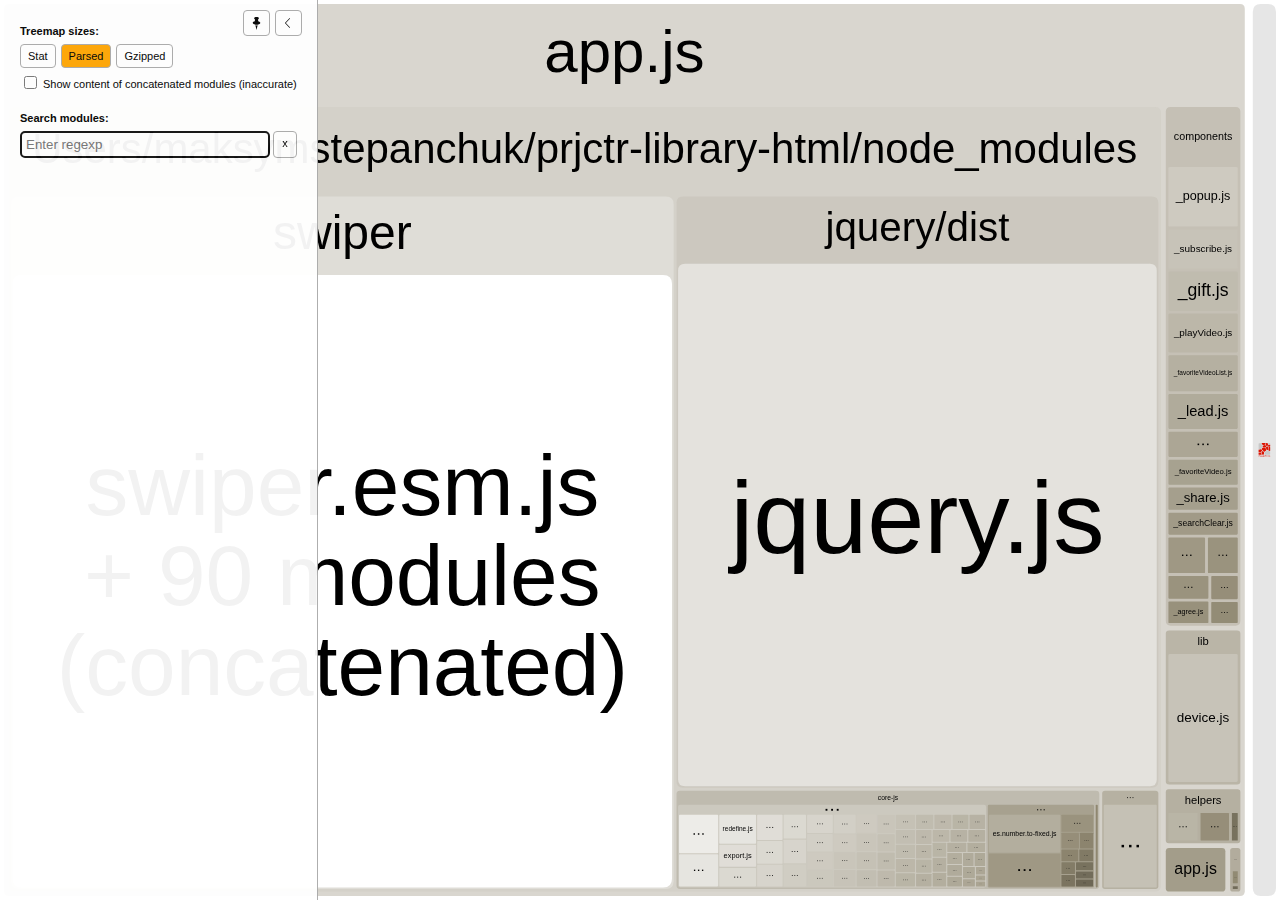
<file: js/report.html>
<!DOCTYPE html>
<html>
  <head>
    <meta charset="UTF-8"/>
    <meta name="viewport" content="width=device-width, initial-scale=1"/>
    <title>projector-library [16 Apr 2021 at 16:36]</title>
    <link rel="shortcut icon" href="[data-uri]" type="image/x-icon" />

    <script>
      window.enableWebSocket = false;
    </script>
    
  <!-- viewer.js -->
  <script>
    !function(e){var t={};function n(r){if(t[r])return t[r].exports;var i=t[r]={i:r,l:!1,exports:{}};return e[r].call(i.exports,i,i.exports,n),i.l=!0,i.exports}n.m=e,n.c=t,n.d=function(e,t,r){n.o(e,t)||Object.defineProperty(e,t,{enumerable:!0,get:r})},n.r=function(e){"undefined"!=typeof Symbol&&Symbol.toStringTag&&Object.defineProperty(e,Symbol.toStringTag,{value:"Module"}),Object.defineProperty(e,"__esModule",{value:!0})},n.t=function(e,t){if(1&t&&(e=n(e)),8&t)return e;if(4&t&&"object"==typeof e&&e&&e.__esModule)return e;var r=Object.create(null);if(n.r(r),Object.defineProperty(r,"default",{enumerable:!0,value:e}),2&t&&"string"!=typeof e)for(var i in e)n.d(r,i,function(t){return e[t]}.bind(null,i));return r},n.n=function(e){var t=e&&e.__esModule?function(){return e.default}:function(){return e};return n.d(t,"a",t),t},n.o=function(e,t){return Object.prototype.hasOwnProperty.call(e,t)},n.p="/",n(n.s=69)}([function(e,t,n){var r;
/*!
  Copyright (c) 2017 Jed Watson.
  Licensed under the MIT License (MIT), see
  http://jedwatson.github.io/classnames
*/!function(){"use strict";var n={}.hasOwnProperty;function i(){for(var e=[],t=0;t<arguments.length;t++){var r=arguments[t];if(r){var o=typeof r;if("string"===o||"number"===o)e.push(r);else if(Array.isArray(r)&&r.length){var a=i.apply(null,r);a&&e.push(a)}else if("object"===o)for(var s in r)n.call(r,s)&&r[s]&&e.push(s)}}return e.join(" ")}e.exports?(i.default=i,e.exports=i):void 0===(r=function(){return i}.apply(t,[]))||(e.exports=r)}()},function(e,t,n){var r=n(40);"string"==typeof r&&(r=[[e.i,r,""]]);var i={hmr:!0,transform:void 0,insertInto:void 0};n(3)(r,i);r.locals&&(e.exports=r.locals)},function(e,t,n){"use strict";e.exports=function(e){var t=[];return t.toString=function(){return this.map((function(t){var n=function(e,t){var n=e[1]||"",r=e[3];if(!r)return n;if(t&&"function"==typeof btoa){var i=(a=r,"/*# sourceMappingURL=data:application/json;charset=utf-8;base64,"+btoa(unescape(encodeURIComponent(JSON.stringify(a))))+" */"),o=r.sources.map((function(e){return"/*# sourceURL="+r.sourceRoot+e+" */"}));return[n].concat(o).concat([i]).join("\n")}var a;return[n].join("\n")}(t,e);return t[2]?"@media "+t[2]+"{"+n+"}":n})).join("")},t.i=function(e,n){"string"==typeof e&&(e=[[null,e,""]]);for(var r={},i=0;i<this.length;i++){var o=this[i][0];null!=o&&(r[o]=!0)}for(i=0;i<e.length;i++){var a=e[i];null!=a[0]&&r[a[0]]||(n&&!a[2]?a[2]=n:n&&(a[2]="("+a[2]+") and ("+n+")"),t.push(a))}},t}},function(e,t,n){var r,i,o={},a=(r=function(){return window&&document&&document.all&&!window.atob},function(){return void 0===i&&(i=r.apply(this,arguments)),i}),s=function(e,t){return t?t.querySelector(e):document.querySelector(e)},u=function(e){var t={};return function(e,n){if("function"==typeof e)return e();if(void 0===t[e]){var r=s.call(this,e,n);if(window.HTMLIFrameElement&&r instanceof window.HTMLIFrameElement)try{r=r.contentDocument.head}catch(i){r=null}t[e]=r}return t[e]}}(),l=null,c=0,h=[],f=n(29);function d(e,t){for(var n=0;n<e.length;n++){var r=e[n],i=o[r.id];if(i){i.refs++;for(var a=0;a<i.parts.length;a++)i.parts[a](r.parts[a]);for(;a<r.parts.length;a++)i.parts.push(m(r.parts[a],t))}else{var s=[];for(a=0;a<r.parts.length;a++)s.push(m(r.parts[a],t));o[r.id]={id:r.id,refs:1,parts:s}}}}function p(e,t){for(var n=[],r={},i=0;i<e.length;i++){var o=e[i],a=t.base?o[0]+t.base:o[0],s={css:o[1],media:o[2],sourceMap:o[3]};r[a]?r[a].parts.push(s):n.push(r[a]={id:a,parts:[s]})}return n}function g(e,t){var n=u(e.insertInto);if(!n)throw new Error("Couldn't find a style target. This probably means that the value for the 'insertInto' parameter is invalid.");var r=h[h.length-1];if("top"===e.insertAt)r?r.nextSibling?n.insertBefore(t,r.nextSibling):n.appendChild(t):n.insertBefore(t,n.firstChild),h.push(t);else if("bottom"===e.insertAt)n.appendChild(t);else{if("object"!=typeof e.insertAt||!e.insertAt.before)throw new Error("[Style Loader]\n\n Invalid value for parameter 'insertAt' ('options.insertAt') found.\n Must be 'top', 'bottom', or Object.\n (https://github.com/webpack-contrib/style-loader#insertat)\n");var i=u(e.insertAt.before,n);n.insertBefore(t,i)}}function b(e){if(null===e.parentNode)return!1;e.parentNode.removeChild(e);var t=h.indexOf(e);t>=0&&h.splice(t,1)}function v(e){var t=document.createElement("style");if(void 0===e.attrs.type&&(e.attrs.type="text/css"),void 0===e.attrs.nonce){var r=function(){0;return n.nc}();r&&(e.attrs.nonce=r)}return y(t,e.attrs),g(e,t),t}function y(e,t){Object.keys(t).forEach((function(n){e.setAttribute(n,t[n])}))}function m(e,t){var n,r,i,o;if(t.transform&&e.css){if(!(o="function"==typeof t.transform?t.transform(e.css):t.transform.default(e.css)))return function(){};e.css=o}if(t.singleton){var a=c++;n=l||(l=v(t)),r=C.bind(null,n,a,!1),i=C.bind(null,n,a,!0)}else e.sourceMap&&"function"==typeof URL&&"function"==typeof URL.createObjectURL&&"function"==typeof URL.revokeObjectURL&&"function"==typeof Blob&&"function"==typeof btoa?(n=function(e){var t=document.createElement("link");return void 0===e.attrs.type&&(e.attrs.type="text/css"),e.attrs.rel="stylesheet",y(t,e.attrs),g(e,t),t}(t),r=T.bind(null,n,t),i=function(){b(n),n.href&&URL.revokeObjectURL(n.href)}):(n=v(t),r=S.bind(null,n),i=function(){b(n)});return r(e),function(t){if(t){if(t.css===e.css&&t.media===e.media&&t.sourceMap===e.sourceMap)return;r(e=t)}else i()}}e.exports=function(e,t){if("undefined"!=typeof DEBUG&&DEBUG&&"object"!=typeof document)throw new Error("The style-loader cannot be used in a non-browser environment");(t=t||{}).attrs="object"==typeof t.attrs?t.attrs:{},t.singleton||"boolean"==typeof t.singleton||(t.singleton=a()),t.insertInto||(t.insertInto="head"),t.insertAt||(t.insertAt="bottom");var n=p(e,t);return d(n,t),function(e){for(var r=[],i=0;i<n.length;i++){var a=n[i];(s=o[a.id]).refs--,r.push(s)}e&&d(p(e,t),t);for(i=0;i<r.length;i++){var s;if(0===(s=r[i]).refs){for(var u=0;u<s.parts.length;u++)s.parts[u]();delete o[s.id]}}}};var x,w=(x=[],function(e,t){return x[e]=t,x.filter(Boolean).join("\n")});function C(e,t,n,r){var i=n?"":r.css;if(e.styleSheet)e.styleSheet.cssText=w(t,i);else{var o=document.createTextNode(i),a=e.childNodes;a[t]&&e.removeChild(a[t]),a.length?e.insertBefore(o,a[t]):e.appendChild(o)}}function S(e,t){var n=t.css,r=t.media;if(r&&e.setAttribute("media",r),e.styleSheet)e.styleSheet.cssText=n;else{for(;e.firstChild;)e.removeChild(e.firstChild);e.appendChild(document.createTextNode(n))}}function T(e,t,n){var r=n.css,i=n.sourceMap,o=void 0===t.convertToAbsoluteUrls&&i;(t.convertToAbsoluteUrls||o)&&(r=f(r)),i&&(r+="\n/*# sourceMappingURL=data:application/json;base64,"+btoa(unescape(encodeURIComponent(JSON.stringify(i))))+" */");var a=new Blob([r],{type:"text/css"}),s=e.href;e.href=URL.createObjectURL(a),s&&URL.revokeObjectURL(s)}},function(e,t,n){var r=n(32);"string"==typeof r&&(r=[[e.i,r,""]]);var i={hmr:!0,transform:void 0,insertInto:void 0};n(3)(r,i);r.locals&&(e.exports=r.locals)},function(e,t,n){"use strict";
/**
 * filesize
 *
 * @copyright 2018 Jason Mulligan <jason.mulligan@avoidwork.com>
 * @license BSD-3-Clause
 * @version 3.6.1
 */!function(t){var n=/^(b|B)$/,r={iec:{bits:["b","Kib","Mib","Gib","Tib","Pib","Eib","Zib","Yib"],bytes:["B","KiB","MiB","GiB","TiB","PiB","EiB","ZiB","YiB"]},jedec:{bits:["b","Kb","Mb","Gb","Tb","Pb","Eb","Zb","Yb"],bytes:["B","KB","MB","GB","TB","PB","EB","ZB","YB"]}},i={iec:["","kibi","mebi","gibi","tebi","pebi","exbi","zebi","yobi"],jedec:["","kilo","mega","giga","tera","peta","exa","zetta","yotta"]};function o(e){var t=arguments.length>1&&void 0!==arguments[1]?arguments[1]:{},o=[],a=0,s=void 0,u=void 0,l=void 0,c=void 0,h=void 0,f=void 0,d=void 0,p=void 0,g=void 0,b=void 0,v=void 0,y=void 0,m=void 0,x=void 0,w=void 0;if(isNaN(e))throw new Error("Invalid arguments");return l=!0===t.bits,v=!0===t.unix,u=t.base||2,b=void 0!==t.round?t.round:v?1:2,y=void 0!==t.separator&&t.separator||"",m=void 0!==t.spacer?t.spacer:v?"":" ",w=t.symbols||t.suffixes||{},x=2===u&&t.standard||"jedec",g=t.output||"string",h=!0===t.fullform,f=t.fullforms instanceof Array?t.fullforms:[],s=void 0!==t.exponent?t.exponent:-1,c=u>2?1e3:1024,(d=(p=Number(e))<0)&&(p=-p),(-1===s||isNaN(s))&&(s=Math.floor(Math.log(p)/Math.log(c)))<0&&(s=0),s>8&&(s=8),0===p?(o[0]=0,o[1]=v?"":r[x][l?"bits":"bytes"][s]):(a=p/(2===u?Math.pow(2,10*s):Math.pow(1e3,s)),l&&(a*=8)>=c&&s<8&&(a/=c,s++),o[0]=Number(a.toFixed(s>0?b:0)),o[1]=10===u&&1===s?l?"kb":"kB":r[x][l?"bits":"bytes"][s],v&&(o[1]="jedec"===x?o[1].charAt(0):s>0?o[1].replace(/B$/,""):o[1],n.test(o[1])&&(o[0]=Math.floor(o[0]),o[1]=""))),d&&(o[0]=-o[0]),o[1]=w[o[1]]||o[1],"array"===g?o:"exponent"===g?s:"object"===g?{value:o[0],suffix:o[1],symbol:o[1]}:(h&&(o[1]=f[s]?f[s]:i[x][s]+(l?"bit":"byte")+(1===o[0]?"":"s")),y.length>0&&(o[0]=o[0].toString().replace(".",y)),o.join(m))}o.partial=function(e){return function(t){return o(t,e)}},e.exports=o}("undefined"!=typeof window&&window)},function(e,t,n){var r=n(48);"string"==typeof r&&(r=[[e.i,r,""]]);var i={hmr:!0,transform:void 0,insertInto:void 0};n(3)(r,i);r.locals&&(e.exports=r.locals)},function(e,t,n){var r=n(37);"string"==typeof r&&(r=[[e.i,r,""]]);var i={hmr:!0,transform:void 0,insertInto:void 0};n(3)(r,i);r.locals&&(e.exports=r.locals)},function(e,t,n){var r=n(59),i=n(14),o=/[&<>"']/g,a=RegExp(o.source);e.exports=function(e){return(e=i(e))&&a.test(e)?e.replace(o,r):e}},function(e,t,n){var r=n(30);"string"==typeof r&&(r=[[e.i,r,""]]);var i={hmr:!0,transform:void 0,insertInto:void 0};n(3)(r,i);r.locals&&(e.exports=r.locals)},function(e,t,n){var r=n(31);"string"==typeof r&&(r=[[e.i,r,""]]);var i={hmr:!0,transform:void 0,insertInto:void 0};n(3)(r,i);r.locals&&(e.exports=r.locals)},function(e,t,n){var r=n(36);"string"==typeof r&&(r=[[e.i,r,""]]);var i={hmr:!0,transform:void 0,insertInto:void 0};n(3)(r,i);r.locals&&(e.exports=r.locals)},function(e,t,n){var r=n(61);"string"==typeof r&&(r=[[e.i,r,""]]);var i={hmr:!0,transform:void 0,insertInto:void 0};n(3)(r,i);r.locals&&(e.exports=r.locals)},function(e,t,n){var r=n(19).Symbol;e.exports=r},function(e,t,n){var r=n(56);e.exports=function(e){return null==e?"":r(e)}},function(e,t,n){var r=n(28);"string"==typeof r&&(r=[[e.i,r,""]]);var i={hmr:!0,transform:void 0,insertInto:void 0};n(3)(r,i);r.locals&&(e.exports=r.locals)},function(e,t,n){var r=n(38);"string"==typeof r&&(r=[[e.i,r,""]]);var i={hmr:!0,transform:void 0,insertInto:void 0};n(3)(r,i);r.locals&&(e.exports=r.locals)},function(e,t,n){var r=n(39);"string"==typeof r&&(r=[[e.i,r,""]]);var i={hmr:!0,transform:void 0,insertInto:void 0};n(3)(r,i);r.locals&&(e.exports=r.locals)},function(e,t){e.exports=function(e){var t=typeof e;return null!=e&&("object"==t||"function"==t)}},function(e,t,n){var r=n(42),i="object"==typeof self&&self&&self.Object===Object&&self,o=r||i||Function("return this")();e.exports=o},function(e,t,n){var r=n(44),i=n(47);e.exports=function(e){return"symbol"==typeof e||i(e)&&"[object Symbol]"==r(e)}},function(e,t){var n=RegExp("[\\u200d\\ud800-\\udfff\\u0300-\\u036f\\ufe20-\\ufe2f\\u20d0-\\u20ff\\ufe0e\\ufe0f]");e.exports=function(e){return n.test(e)}},function(e,t){
/**
 * Carrot Search FoamTree HTML5 (demo variant)
 * v3.4.5, 4fa198d722d767b68d0409e88290ea6de98d1eaa/4fa198d7, build FOAMTREE-SOFTWARE4-DIST-39, Jul 26, 2017
 * 
 * Carrot Search confidential.
 * Copyright 2002-2017, Carrot Search s.c, All Rights Reserved.
 */
!function(){var e,t=function(){var e,n=window.navigator.userAgent;try{window.localStorage.setItem("ftap5caavc","ftap5caavc"),window.localStorage.removeItem("ftap5caavc"),e=!0}catch(r){e=!1}return{of:function(){return/webkit/i.test(n)},mf:function(){return/Mac/.test(n)},lf:function(){return/iPad|iPod|iPhone/.test(n)},hf:function(){return/Android/.test(n)},ii:function(){return"ontouchstart"in window||!!window.DocumentTouch&&document instanceof window.DocumentTouch},hi:function(){return e},gi:function(){var e=document.createElement("canvas");return!(!e.getContext||!e.getContext("2d"))},Dd:function(e,n){return[].forEach&&t.gi()?e&&e():n&&n()}}}(),n=function(){function e(){return window.performance&&(window.performance.now||window.performance.mozNow||window.performance.msNow||window.performance.oNow||window.performance.webkitNow)||Date.now}var t=e();return{create:function(){return{now:(t=e(),function(){return t.call(window.performance)})};var t},now:function(){return t.call(window.performance)}}}();function r(){function r(){if(!u)throw"AF0";var e=n.now();0!==l&&(o.Kd=e-l),l=e,s=s.filter((function(e){return null!==e})),o.frames++;for(var t=0;t<s.length;t++){var r=s[t];null!==r&&(!0===r.ye.call(r.Yg)?s[t]=null:m.Sc(r.repeat)&&(r.repeat=r.repeat-1,0>=r.repeat&&(s[t]=null)))}s=s.filter((function(e){return null!==e})),u=!1,i(),0!==(e=n.now()-e)&&(o.Jd=e),o.totalTime+=e,o.Oe=1e3*o.frames/o.totalTime,l=0===s.length?0:n.now()}function i(){0<s.length&&!u&&(u=!0,a(r))}var o=this.rg={frames:0,totalTime:0,Jd:0,Kd:0,Oe:0};e=o;var a=t.lf()?function(e){window.setTimeout(e,0)}:window.requestAnimationFrame||window.webkitRequestAnimationFrame||window.mozRequestAnimationFrame||window.oRequestAnimationFrame||window.msRequestAnimationFrame||function(){var e=n.create();return function(t){var n=0;window.setTimeout((function(){var r=e.now();t(),n=e.now()-r}),16>n?16-n:0)}}(),s=[],u=!1,l=0;this.repeat=function(e,t,n){this.cancel(e),s.push({ye:e,Yg:n,repeat:t}),i()},this.d=function(e,t){this.repeat(e,1,t)},this.cancel=function(e){for(var t=0;t<s.length;t++){var n=s[t];null!==n&&n.ye===e&&(s[t]=null)}},this.k=function(){s=[]}}var i,o=t.Dd((function(){function e(){this.buffer=[],this.oa=0,this.Gc=m.extend({},s)}function t(e){return function(){var t,n=this.buffer,r=this.oa;for(n[r++]="call",n[r++]=e,n[r++]=arguments.length,t=0;t<arguments.length;t++)n[r++]=arguments[t];this.oa=r}}function n(e){return function(){return r[e].apply(r,arguments)}}(i=document.createElement("canvas")).width=1,i.height=1;var r=i.getContext("2d"),i=["font"],a="fillStyle globalAlpha globalCompositeOperation lineCap lineDashOffset lineJoin lineWidth miterLimit shadowBlur shadowColor shadowOffsetX shadowOffsetY strokeStyle textAlign textBaseline".split(" "),s={};return a.concat(i).forEach((function(e){s[e]=r[e]})),e.prototype.clear=function(){this.oa=0},e.prototype.Na=function(){return 0===this.oa},e.prototype.Ta=function(e){e instanceof o?function(e,t,n){for(var r=0,i=e.oa,o=e.buffer;r<n;)o[i++]=t[r++];e.oa=i}(e,this.buffer,this.oa):function(e,t,n,r){for(var i=0;i<n;)switch(t[i++]){case"set":e[t[i++]]=t[i++];break;case"setGlobalAlpha":e[t[i++]]=t[i++]*r;break;case"call":var o=t[i++];switch(t[i++]){case 0:e[o]();break;case 1:e[o](t[i++]);break;case 2:e[o](t[i++],t[i++]);break;case 3:e[o](t[i++],t[i++],t[i++]);break;case 4:e[o](t[i++],t[i++],t[i++],t[i++]);break;case 5:e[o](t[i++],t[i++],t[i++],t[i++],t[i++]);break;case 6:e[o](t[i++],t[i++],t[i++],t[i++],t[i++],t[i++]);break;case 7:e[o](t[i++],t[i++],t[i++],t[i++],t[i++],t[i++],t[i++]);break;case 8:e[o](t[i++],t[i++],t[i++],t[i++],t[i++],t[i++],t[i++],t[i++]);break;case 9:e[o](t[i++],t[i++],t[i++],t[i++],t[i++],t[i++],t[i++],t[i++],t[i++]);break;default:throw"CB0"}}}(e,this.buffer,this.oa,m.B(e.globalAlpha,1))},e.prototype.replay=e.prototype.Ta,e.prototype.d=function(){return new e},e.prototype.scratch=e.prototype.d,"arc arcTo beginPath bezierCurveTo clearRect clip closePath drawImage fill fillRect fillText lineTo moveTo putImageData quadraticCurveTo rect rotate scale setLineDash setTransform stroke strokeRect strokeText transform translate".split(" ").forEach((function(n){e.prototype[n]=t(n)})),["measureText","createLinearGradient","createRadialGradient","createPattern","getLineDash"].forEach((function(t){e.prototype[t]=n(t)})),["save","restore"].forEach((function(r){e.prototype[r]=function(e,t){return function(){e.apply(this,arguments),t.apply(this,arguments)}}(t(r),n(r))})),i.forEach((function(t){Object.defineProperty(e.prototype,t,{set:function(e){r[t]=e,this.Gc[t]=e;var n=this.buffer;n[this.oa++]="set",n[this.oa++]=t,n[this.oa++]=e},get:function(){return this.Gc[t]}})})),a.forEach((function(t){Object.defineProperty(e.prototype,t,{set:function(e){this.Gc[t]=e;var n=this.buffer;n[this.oa++]="globalAlpha"===t?"setGlobalAlpha":"set",n[this.oa++]=t,n[this.oa++]=e},get:function(){return this.Gc[t]}})})),e.prototype.roundRect=function(e,t,n,r,i){this.beginPath(),this.moveTo(e+i,t),this.lineTo(e+n-i,t),this.quadraticCurveTo(e+n,t,e+n,t+i),this.lineTo(e+n,t+r-i),this.quadraticCurveTo(e+n,t+r,e+n-i,t+r),this.lineTo(e+i,t+r),this.quadraticCurveTo(e,t+r,e,t+r-i),this.lineTo(e,t+i),this.quadraticCurveTo(e,t,e+i,t),this.closePath()},e.prototype.fillPolygonWithText=function(e,t,n,r,i){i||(i={});var a={sb:m.B(i.maxFontSize,D.Ea.sb),Zc:m.B(i.minFontSize,D.Ea.Zc),lineHeight:m.B(i.lineHeight,D.Ea.lineHeight),pb:m.B(i.horizontalPadding,D.Ea.pb),eb:m.B(i.verticalPadding,D.Ea.eb),tb:m.B(i.maxTotalTextHeight,D.Ea.tb),fontFamily:m.B(i.fontFamily,D.Ea.fontFamily),fontStyle:m.B(i.fontStyle,D.Ea.fontStyle),fontVariant:m.B(i.fontVariant,D.Ea.fontVariant),fontWeight:m.B(i.fontWeight,D.Ea.fontWeight),verticalAlign:m.B(i.verticalAlign,D.Ea.verticalAlign)},s=i.cache;if(s&&m.Q(i,"area")){s.jd||(s.jd=new o);var u=i.area,l=m.B(i.cacheInvalidationThreshold,.05);e=D.xe(a,this,r,e,z.q(e,{}),{x:t,y:n},i.allowForcedSplit||!1,i.allowEllipsis||!1,s,u,l,i.invalidateCache)}else e=D.Le(a,this,r,e,z.q(e,{}),{x:t,y:n},i.allowForcedSplit||!1,i.allowEllipsis||!1);return e.la?{fit:!0,lineCount:e.mc,fontSize:e.fontSize,box:{x:e.da.x,y:e.da.y,w:e.da.f,h:e.da.i},ellipsis:e.ec}:{fit:!1}},e})),a=t.Dd((function(){function e(e){this.O=e,this.d=[],this.Ib=[void 0],this.Nc=["#SIZE#px sans-serif"],this.Ld=[0],this.Md=[1],this.ie=[0],this.je=[0],this.ke=[0],this.Qd=[10],this.hc=[10],this.Sb=[this.Ib,this.Nc,this.hc,this.Ld,this.Md,this.ie,this.Qd,this.je,this.ke],this.ga=[1,0,0,1,0,0]}function t(e){var t=e.O,n=e.Sb[0].length-1;e.Ib[n]&&(t.setLineDash(e.Ib[n]),t.Tj=e.Ld[n]),t.miterLimit=e.Qd[n],t.lineWidth=e.Md[n],t.shadowBlur=e.ie[n],t.shadowOffsetX=e.je[n],t.shadowOffsetY=e.ke[n],t.font=e.Nc[n].replace("#SIZE#",e.hc[n].toString())}function n(e,t,n){return e*n[0]+t*n[2]+n[4]}function r(e,t,n){return e*n[1]+t*n[3]+n[5]}function i(e,t){for(var n=0;n<e.length;n++)e[n]*=t[0];return e}e.prototype.save=function(){this.d.push(this.ga.slice(0));for(var e=0;e<this.Sb.length;e++){var t=this.Sb[e];t.push(t[t.length-1])}this.O.save()},e.prototype.restore=function(){this.ga=this.d.pop();for(var e=0;e<this.Sb.length;e++)this.Sb[e].pop();this.O.restore(),t(this)},e.prototype.scale=function(e,n){(r=this.ga)[0]*=e,r[1]*=e,r[2]*=n,r[3]*=n;var r=this.ga,o=this.Sb,a=o[0].length-1,s=this.Ib[a];for(s&&i(s,r),s=2;s<o.length;s++){o[s][a]*=r[0]}t(this)},e.prototype.translate=function(e,t){var n=this.ga;n[4]+=n[0]*e+n[2]*t,n[5]+=n[1]*e+n[3]*t},["moveTo","lineTo"].forEach((function(t){e.prototype[t]=function(e){return function(t,i){var o=this.ga;return this.O[e].call(this.O,n(t,i,o),r(t,i,o))}}(t)})),["clearRect","fillRect","strokeRect","rect"].forEach((function(t){e.prototype[t]=function(e){return function(t,i,o,a){var s=this.ga;return this.O[e].call(this.O,n(t,i,s),r(t,i,s),o*s[0],a*s[3])}}(t)})),"fill stroke beginPath closePath clip createImageData createPattern getImageData putImageData getLineDash setLineDash".split(" ").forEach((function(t){e.prototype[t]=function(e){return function(){return this.O[e].apply(this.O,arguments)}}(t)})),[{vb:"lineDashOffset",zb:function(e){return e.Ld}},{vb:"lineWidth",zb:function(e){return e.Md}},{vb:"miterLimit",zb:function(e){return e.Qd}},{vb:"shadowBlur",zb:function(e){return e.ie}},{vb:"shadowOffsetX",zb:function(e){return e.je}},{vb:"shadowOffsetY",zb:function(e){return e.ke}}].forEach((function(t){Object.defineProperty(e.prototype,t.vb,{set:function(e){var n=t.zb(this);e*=this.ga[0],n[n.length-1]=e,this.O[t.vb]=e}})}));var o=/(\d+(?:\.\d+)?)px/;return Object.defineProperty(e.prototype,"font",{set:function(e){var t=o.exec(e);if(1<t.length){var n=this.hc.length-1;this.hc[n]=parseFloat(t[1]),this.Nc[n]=e.replace(o,"#SIZE#px"),this.O.font=this.Nc[n].replace("#SIZE#",(this.hc[n]*this.ga[0]).toString())}}}),"fillStyle globalAlpha globalCompositeOperation lineCap lineJoin shadowColor strokeStyle textAlign textBaseline".split(" ").forEach((function(t){Object.defineProperty(e.prototype,t,{set:function(e){this.O[t]=e}})})),e.prototype.arc=function(e,t,i,o,a,s){var u=this.ga;this.O.arc(n(e,t,u),r(e,t,u),i*u[0],o,a,s)},e.prototype.arcTo=function(e,t,i,o,a){var s=this.ga;this.O.arc(n(e,t,s),r(e,t,s),n(i,o,s),r(i,o,s),a*s[0])},e.prototype.bezierCurveTo=function(e,t,i,o,a,s){var u=this.ga;this.O.bezierCurveTo(n(e,t,u),r(e,t,u),n(i,o,u),r(i,o,u),n(a,s,u),r(a,s,u))},e.prototype.drawImage=function(e,t,i,o,a,s,u,l,c){function h(t,i,o,a){d.push(n(t,i,f)),d.push(r(t,i,f)),o=m.V(o)?e.width:o,a=m.V(a)?e.height:a,d.push(o*f[0]),d.push(a*f[3])}var f=this.ga,d=[e];m.V(s)?h(t,i,o,a):h(s,u,l,c),this.O.drawImage.apply(this.O,d)},e.prototype.quadraticCurveTo=function(e,t,i,o){var a=this.ga;this.O.quadraticCurveTo(n(e,t,a),r(e,t,a),n(i,o,a),r(i,o,a))},e.prototype.fillText=function(e,t,i,o){var a=this.ga;this.O.fillText(e,n(t,i,a),r(t,i,a),m.Sc(o)?o*a[0]:1e20)},e.prototype.setLineDash=function(e){e=i(e.slice(0),this.ga),this.Ib[this.Ib.length-1]=e,this.O.setLineDash(e)},e})),s=(i=!t.of()||t.lf()||t.hf()?1:7,{eh:function(){function e(e){e.beginPath(),u.le(e,l)}(a=document.createElement("canvas")).width=800,a.height=600;var t,r=a.getContext("2d"),o=a.width,a=a.height,s=0,l=[{x:0,y:100}];for(t=1;6>=t;t++)s=2*t*Math.PI/6,l.push({x:0+100*Math.sin(s),y:0+100*Math.cos(s)});t={polygonPlainFill:[e,function(e){e.fillStyle="rgb(255, 0, 0)",e.fill()}],polygonPlainStroke:[e,function(e){e.strokeStyle="rgb(128, 0, 0)",e.lineWidth=2,e.closePath(),e.stroke()}],polygonGradientFill:[e,function(e){var t=e.createRadialGradient(0,0,10,0,0,60);t.addColorStop(0,"rgb(255, 0, 0)"),t.addColorStop(1,"rgb(255, 255, 0)"),e.fillStyle=t,e.fill()}],polygonGradientStroke:[e,function(e){var t=e.createLinearGradient(-100,-100,100,100);t.addColorStop(0,"rgb(224, 0, 0)"),t.addColorStop(1,"rgb(32, 0, 0)"),e.strokeStyle=t,e.lineWidth=2,e.closePath(),e.stroke()}],polygonExposureShadow:[e,function(e){e.shadowBlur=50,e.shadowColor="rgba(0, 0, 0, 1)",e.fillStyle="rgba(0, 0, 0, 1)",e.globalCompositeOperation="source-over",e.fill(),e.shadowBlur=0,e.shadowColor="transparent",e.globalCompositeOperation="destination-out",e.fill()}],labelPlainFill:[function(e){e.fillStyle="#000",e.font="24px sans-serif",e.textAlign="center"},function(e){e.fillText("Some text",0,-16),e.fillText("for testing purposes",0,16)}]},s=100/Object.keys(t).length;var c,h=n.now(),f={};for(c in t){var d,p=t[c],g=n.now(),b=0;do{for(r.save(),r.translate(Math.random()*o,Math.random()*a),d=3*Math.random()+.5,r.scale(d,d),d=0;d<p.length;d++)p[d](r);r.restore(),b++,d=n.now()}while(d-g<s);f[c]=i*(d-g)/b}return f.total=n.now()-h,f}}),u={le:function(e,t){var n=t[0];e.moveTo(n.x,n.y);for(var r=t.length-1;0<r;r--)n=t[r],e.lineTo(n.x,n.y)},rj:function(e,t,n,r){var i,o,a,s,u,l=[],c=0,h=t.length;for(a=0;a<h;a++)i=t[a],o=t[(a+1)%h],i=z.d(i,o),i=Math.sqrt(i),l.push(i),c+=i;n=r*(n+.5*r*c/h),r={};c={};var f={};for(a=0;a<h;a++)i=t[a],o=t[(a+1)%h],s=t[(a+2)%h],u=l[(a+1)%h],u=Math.min(.5,n/u),z.Aa(1-u,o,s,c),z.Aa(u,o,s,f),0==a&&(s=Math.min(.5,n/l[0]),z.Aa(s,i,o,r),e.moveTo(r.x,r.y)),e.quadraticCurveTo(o.x,o.y,c.x,c.y),e.lineTo(f.x,f.y);return!0}};function l(e){function t(e){c[e].style.opacity=f*h[e]}function n(e){e.width=Math.round(o*e.n),e.height=Math.round(a*e.n)}function r(){return/relative|absolute|fixed/.test(window.getComputedStyle(i,null).getPropertyValue("position"))}var i,o,a,s,u,l=[],c={},h={},f=0;this.H=function(t){i=t,r()||(i.style.position="relative"),0!=i.clientWidth&&0!=i.clientHeight||I.Pa("element has zero dimensions: "+i.clientWidth+" x "+i.clientHeight+"."),i.innerHTML="",o=i.clientWidth,a=i.clientHeight,s=0!==o?o:void 0,u=0!==a?a:void 0,"embedded"===i.getAttribute("data-foamtree")&&I.Pa("visualization already embedded in the element."),i.setAttribute("data-foamtree","embedded"),e.c.p("stage:initialized",this,i,o,a)},this.lb=function(){i.removeAttribute("data-foamtree"),l=[],c={},e.c.p("stage:disposed",this,i)},this.k=function(){if(r()||(i.style.position="relative"),o=i.clientWidth,a=i.clientHeight,0!==o&&0!==a&&(o!==s||a!==u)){for(var t=l.length-1;0<=t;t--)n(l[t]);e.c.p("stage:resized",s,u,o,a),s=o,u=a}},this.fj=function(e,t){e.n=t,n(e)},this.oc=function(r,o,a){var s=document.createElement("canvas");return s.setAttribute("style","position: absolute; top: 0; bottom: 0; left: 0; right: 0; width: 100%; height: 100%; -webkit-touch-callout: none; -webkit-user-select: none; -moz-user-select: none; -ms-user-select: none; user-select: none;"),s.n=o,n(s),l.push(s),c[r]=s,h[r]=1,t(r),a||i.appendChild(s),e.c.p("stage:newLayer",r,s),s},this.kc=function(e,n){return m.V(n)||(h[e]=n,t(e)),h[e]},this.d=function(e){return m.V(e)||(f=e,m.Ga(c,(function(e,n){t(n)}))),f}}function c(e){function t(e,t,n){return y=!0,p.x=0,p.y=0,g.x=0,g.y=0,a=f,s.x=d.x,s.y=d.y,t(),u*=e,l=n?u/a:e,l=Math.max(.25/a,l),!0}function n(e,t){return t.x=e.x/f+d.x,t.y=e.y/f+d.y,t}function r(e,t,n,r,i,o,a,s,u){var l=(e-n)*(o-s)-(t-r)*(i-a);return!(1e-5>Math.abs(l))&&(u.x=((e*r-t*n)*(i-a)-(e-n)*(i*s-o*a))/l,u.y=((e*r-t*n)*(o-s)-(t-r)*(i*s-o*a))/l,!0)}var i,o,a=1,s={x:0,y:0},u=1,l=1,c=1,h={x:0,y:0},f=1,d={x:0,y:0},p={x:0,y:0},g={x:0,y:0},b={x:0,y:0,f:0,i:0},v={x:0,y:0,f:0,i:0,scale:1},y=!0;e.c.j("stage:initialized",(function(e,t,n,r){i=n,o=r,b.x=0,b.y=0,b.f=n,b.i=r,v.x=0,v.y=0,v.f=n,v.i=r,v.scale=1})),e.c.j("stage:resized",(function(e,t,n,r){function a(e){e.x*=l,e.y*=c}function u(e){a(e),e.f*=l,e.i*=c}i=n,o=r;var l=n/e,c=r/t;a(s),a(d),a(h),a(p),a(g),u(b),u(v)})),this.Yb=function(e,r){return t(r,(function(){n(e,h)}),!0)},this.Y=function(e,n){if(1==Math.round(1e4*n)/1e4){var i=b.x-d.x,o=b.y-d.y;return t(1,(function(){}),!0),this.d(-i,-o)}return t(n,(function(){for(var t=!1;!t;){t=Math.random();var n=Math.random(),i=Math.random(),o=Math.random();t=r(e.x+t*e.f,e.y+n*e.i,b.x+t*b.f,b.y+n*b.i,e.x+i*e.f,e.y+o*e.i,b.x+i*b.f,b.y+o*b.i,h)}}),!0)},this.sc=function(e,n){var a,s,u,l;return(a=e.f/e.i)<(s=i/o)?(u=e.i*s,l=e.i,a=e.x-.5*(u-e.f),s=e.y):a>s?(u=e.f,l=e.f*o/i,a=e.x,s=e.y-.5*(l-e.i)):(a=e.x,s=e.y,u=e.f,l=e.i),a-=u*n,u*=1+2*n,r(a,s-=l*n,d.x,d.y,a+u,s,d.x+i/f,d.y,h)?t(i/f/u,m.ta,!1):(y=!1,this.d(f*(d.x-a),f*(d.y-s)))},this.d=function(e,t){var n=Math.round(1e4*e)/1e4,r=Math.round(1e4*t)/1e4;return g.x+=n/f,g.y+=r/f,0!==n||0!==r},this.reset=function(e){return e&&this.content(0,0,i,o),this.Y({x:b.x+d.x,y:b.y+d.y,f:b.f/f,i:b.i/f},c/u)},this.Qb=function(e){c=Math.min(1,Math.round(1e4*(e||u))/1e4)},this.k=function(){return d.x<b.x?(b.x-d.x)*f:d.x+i/f>b.x+b.f?-(d.x+i/f-b.x-b.f)*f:0},this.A=function(){return d.y<b.y?(b.y-d.y)*f:d.y+o/f>b.y+b.i?-(d.y+o/f-b.y-b.i)*f:0},this.update=function(e){var t=Math.abs(Math.log(l));6>t?t=2:(t/=4,t+=3*t*(1<l?e:1-e)),t=1<l?Math.pow(e,t):1-Math.pow(1-e,t),f=a*(t=(y?t:1)*(l-1)+1),d.x=h.x-(h.x-s.x)/t,d.y=h.y-(h.y-s.y)/t,d.x-=p.x*(1-e)+g.x*e,d.y-=p.y*(1-e)+g.y*e,1===e&&(p.x=g.x,p.y=g.y),v.x=d.x,v.y=d.y,v.f=i/f,v.i=o/f,v.scale=f},this.S=function(e){return e.x=v.x,e.y=v.y,e.scale=v.scale,e},this.absolute=function(e,t){return n(e,t||{})},this.nd=function(e,t){var n=t||{};return n.x=(e.x-d.x)*f,n.y=(e.y-d.y)*f,n},this.Hc=function(e){return this.scale()<c/e},this.Rd=function(){return m.Fd(f,1)},this.scale=function(){return Math.round(1e4*f)/1e4},this.content=function(e,t,n,r){b.x=e,b.y=t,b.f=n,b.i=r},this.Jc=function(e,t){var n;for(n=e.length-1;0<=n;n--){var r=e[n];r.save(),r.scale(f,f),r.translate(-d.x,-d.y)}for(t(v),n=e.length-1;0<=n;n--)(r=e[n]).restore()}}var h=new function(){function e(e){if("hsl"==e.model||"hsla"==e.model)return e;var t,n=e.r/=255,r=e.g/=255,i=e.b/=255,o=Math.max(n,r,i),a=(o+(u=Math.min(n,r,i)))/2;if(o==u)t=u=0;else{var s=o-u,u=.5<a?s/(2-o-u):s/(o+u);switch(o){case n:t=(r-i)/s+(r<i?6:0);break;case r:t=(i-n)/s+2;break;case i:t=(n-r)/s+4}t/=6}return e.h=360*t,e.s=100*u,e.l=100*a,e.model="hsl",e}var t={h:0,s:0,l:0,a:1,model:"hsla"};this.Ba=function(n){return m.Tc(n)?e(h.Hg(n)):m.jc(n)?e(n):t},this.Hg=function(e){var n;return(n=/rgba\(\s*([^,\s]+)\s*,\s*([^,\s]+)\s*,\s*([^,\s]+)\s*,\s*([^,\s]+)\s*\)/.exec(e))&&5==n.length?{r:parseFloat(n[1]),g:parseFloat(n[2]),b:parseFloat(n[3]),a:parseFloat(n[4]),model:"rgba"}:(n=/hsla\(\s*([^,\s]+)\s*,\s*([^,%\s]+)%\s*,\s*([^,\s%]+)%\s*,\s*([^,\s]+)\s*\)/.exec(e))&&5==n.length?{h:parseFloat(n[1]),s:parseFloat(n[2]),l:parseFloat(n[3]),a:parseFloat(n[4]),model:"hsla"}:(n=/rgb\(\s*([^,\s]+)\s*,\s*([^,\s]+)\s*,\s*([^,\s]+)\s*\)/.exec(e))&&4==n.length?{r:parseFloat(n[1]),g:parseFloat(n[2]),b:parseFloat(n[3]),a:1,model:"rgb"}:(n=/hsl\(\s*([^,\s]+)\s*,\s*([^,\s%]+)%\s*,\s*([^,\s%]+)%\s*\)/.exec(e))&&4==n.length?{h:parseFloat(n[1]),s:parseFloat(n[2]),l:parseFloat(n[3]),a:1,model:"hsl"}:(n=/#([0-9a-fA-F]{2})([0-9a-fA-F]{2})([0-9a-fA-F]{2})/.exec(e))&&4==n.length?{r:parseInt(n[1],16),g:parseInt(n[2],16),b:parseInt(n[3],16),a:1,model:"rgb"}:(n=/#([0-9a-fA-F])([0-9a-fA-F])([0-9a-fA-F])/.exec(e))&&4==n.length?{r:17*parseInt(n[1],16),g:17*parseInt(n[2],16),b:17*parseInt(n[3],16),a:1,model:"rgb"}:t},this.Cg=function(e){function t(e,t,n){return 0>n&&(n+=1),1<n&&(n-=1),n<1/6?e+6*(t-e)*n:.5>n?t:n<2/3?e+(t-e)*(2/3-n)*6:e}if("rgb"==e.model||"rgba"==e.model)return Math.sqrt(e.r*e.r*.241+e.g*e.g*.691+e.b*e.b*.068)/255;var n,r;n=e.l/100;var i=e.s/100;if(r=e.h/360,0==e.Wj)n=e=r=n;else{var o=2*n-(i=.5>n?n*(1+i):n+i-n*i);n=t(o,i,r+1/3),e=t(o,i,r),r=t(o,i,r-1/3)}return Math.sqrt(65025*n*n*.241+65025*e*e*.691+65025*r*r*.068)/255},this.Ng=function(e){if(m.Tc(e))return e;if(!m.jc(e))return"#000";switch(e.model){case"hsla":return h.Ig(e);case"hsl":return h.Ac(e);case"rgba":return h.Lg(e);case"rgb":return h.Kg(e);default:return"#000"}},this.Lg=function(e){return"rgba("+(.5+e.r|0)+","+(.5+e.g|0)+","+(.5+e.b|0)+","+e.a+")"},this.Kg=function(e){return"rgba("+(.5+e.r|0)+","+(.5+e.g|0)+","+(.5+e.b|0)+")"},this.Ig=function(e){return"hsla("+(.5+e.h|0)+","+(.5+e.s|0)+"%,"+(.5+e.l|0)+"%,"+e.a+")"},this.Ac=function(e){return"hsl("+(.5+e.h|0)+","+(.5+e.s|0)+"%,"+(.5+e.l|0)+"%)"},this.Y=function(e,t,n){return"hsl("+(.5+e|0)+","+(.5+t|0)+"%,"+(.5+n|0)+"%)"}};function f(){var e,t=!1,n=[],r=this,i=new function(){this.N=function(i){return i&&(t?i.apply(r,e):n.push(i)),this},this.ih=function(e){return r=e,{then:this.N}}};this.J=function(){e=arguments;for(var i=0;i<n.length;i++)n[i].apply(r,e);return t=!0,this},this.L=function(){return i}}function d(e){var t=new f,n=e.length;if(0<e.length)for(var r=e.length-1;0<=r;r--)e[r].N((function(){0==--n&&t.J()}));else t.J();return t.L()}function p(e){var t=0;this.d=function(){t++},this.k=function(){0===--t&&e()},this.clear=function(){t=0},this.A=function(){return 0===t}}var g=function(e,t,n,r){return r=r||{},e=e.getBoundingClientRect(),r.x=t-e.left,r.y=n-e.top,r};function b(){var e=document,t={};this.addEventListener=function(n,r){var i=t[n];i||(i=[],t[n]=i),i.push(r),e.addEventListener(n,r)},this.d=function(){m.Ga(t,(function(t,n){for(var r=t.length-1;0<=r;r--)e.removeEventListener(n,t[r])}))}}function v(e){function n(e){return function(t){r(t)&&e.apply(this,arguments)}}function r(t){for(t=t.target;t;){if(t===e)return!0;t=t.parentElement}return!1}function i(e,t,n){o(e,n=n||{});for(var r=0;r<t.length;r++)t[r].call(e.target,n);return(void 0===n.Mb&&n.zi||"prevent"===n.Mb)&&e.preventDefault(),n}function o(t,n){return g(e,t.clientX,t.clientY,n),n.altKey=t.altKey,n.metaKey=t.metaKey,n.ctrlKey=t.ctrlKey,n.shiftKey=t.shiftKey,n.xb=3===t.which,n}var a=new b,s=[],u=[],l=[],c=[],h=[],f=[],d=[],p=[],v=[],y=[],m=[];this.d=function(e){s.push(e)},this.k=function(e){h.push(e)},this.ya=function(e){u.push(e)},this.Ba=function(e){l.push(e)},this.Pa=function(e){c.push(e)},this.Aa=function(e){m.push(e)},this.za=function(e){f.push(e)},this.Ja=function(e){d.push(e)},this.Y=function(e){p.push(e)},this.A=function(e){v.push(e)},this.S=function(e){y.push(e)},this.lb=function(){a.d()};var x,w,C,S,T={x:0,y:0},M={x:0,y:0},k=!1,j=!1;a.addEventListener("mousedown",n((function(t){if(t.target!==e){var n=i(t,l);M.x=n.x,M.y=n.y,T.x=n.x,T.y=n.y,k=!0,i(t,p),w=!1,x=window.setTimeout((function(){100>z.d(T,n)&&(window.clearTimeout(S),i(t,u),w=!0)}),400)}}))),a.addEventListener("mouseup",(function(e){if(i(e,c),k){if(j&&i(e,y),window.clearTimeout(x),!w&&!j&&r(e)){var t=function(e){var t={};return t.x=e.pageX,t.y=e.pageY,t}(e);C&&100>z.d(t,C)?i(e,h):i(e,s),C=t,S=window.setTimeout((function(){C=null}),350)}j=k=!1}})),a.addEventListener("mousemove",(function(e){var t=o(e,{});r(e)&&i(e,f,{type:"move"}),T.x=t.x,T.y=t.y,k&&!j&&100<z.d(M,T)&&(j=!0),j&&i(e,v,t)})),a.addEventListener("mouseout",n((function(e){i(e,d,{type:"out"})}))),a.addEventListener(void 0!==document.onmousewheel?"mousewheel":"MozMousePixelScroll",n((function(e){var n=e.wheelDelta,r=e.detail;i(e,m,{wd:(r?n?0<n/r/40*r?1:-1:-r/(t.mf()?40:19):n/40)/3,zi:!0})}))),a.addEventListener("contextmenu",n((function(e){e.preventDefault()})))}var y=function(){function e(e){return function(t){return Math.pow(t,e)}}function t(e){return function(t){return 1-Math.pow(1-t,e)}}function n(e){return function(t){return 1>(t*=2)?.5*Math.pow(t,e):1-.5*Math.abs(Math.pow(2-t,e))}}function r(e){return function(t){for(var n=0;n<e.length;n++)t=(0,e[n])(t);return t}}return{pa:function(e){switch(e){case"linear":return y.Jb;case"bounce":return y.Vg;case"squareIn":return y.og;case"squareOut":return y.Rb;case"squareInOut":return y.pg;case"cubicIn":return y.Zg;case"cubicOut":return y.ze;case"cubicInOut":return y.$g;case"quadIn":return y.Ri;case"quadOut":return y.Ti;case"quadInOut":return y.Si;default:return y.Jb}},Jb:function(e){return e},Vg:r([n(2),function(e){return 0===e?0:1===e?1:e*(e*(e*(e*(25.9425*e-85.88)+105.78)-58.69)+13.8475)}]),og:e(2),Rb:t(2),pg:n(2),Zg:e(3),ze:t(3),$g:n(3),Ri:e(2),Ti:t(2),Si:n(2),d:r}}(),m={V:function(e){return void 0===e},nf:function(e){return null===e},Sc:function(e){return"[object Number]"===Object.prototype.toString.call(e)},Tc:function(e){return"[object String]"===Object.prototype.toString.call(e)},Gd:function(e){return"function"==typeof e},jc:function(e){return e===Object(e)},Fd:function(e,t){return 1e-6>e-t&&-1e-6<e-t},jf:function(e){return m.V(e)||m.nf(e)||m.Tc(e)&&!/\S/.test(e)},Q:function(e,t){return e&&e.hasOwnProperty(t)},ob:function(e,t){if(e)for(var n=t.length-1;0<=n;n--)if(e.hasOwnProperty(t[n]))return!0;return!1},extend:function(e){return m.dh(Array.prototype.slice.call(arguments,1),(function(t){if(t)for(var n in t)t.hasOwnProperty(n)&&(e[n]=t[n])})),e},A:function(e,t){return e.map((function(e){return e[t]}),[])},dh:function(e,t,n){null!=e&&(e.forEach?e.forEach(t,n):m.Ga(e,t,n))},Ga:function(e,t,n){for(var r in e)if(e.hasOwnProperty(r)&&!1===t.call(n,e[r],r,e))break},B:function(){for(var e=0;e<arguments.length;e++){var t=arguments[e];if(!(m.V(t)||m.Sc(t)&&isNaN(t)||m.Tc(t)&&m.jf(t)))return t}},cg:function(e,t){var n=e.indexOf(t);0<=n&&e.splice(n,1)},ah:function(e,t,n){var r;return function(){var i=this,o=arguments,a=n&&!r;clearTimeout(r),r=setTimeout((function(){r=null,n||e.apply(i,o)}),t),a&&e.apply(i,o)}},defer:function(e){setTimeout(e,1)},k:function(e){return e},ta:function(){}},x=function(e,n,r){return t.hi()?function(){var t=n+":"+JSON.stringify(arguments),i=window.localStorage.getItem(t);return i&&(i=JSON.parse(i)),i&&Date.now()-i.t<r?i.v:(i=e.apply(this,arguments),window.localStorage.setItem(t,JSON.stringify({v:i,t:Date.now()})),i)}:e},w=function(e,t){function n(){var n=[];if(Array.isArray(e))for(var r=0;r<e.length;r++){var i=e[r];i&&n.push(i.apply(t,arguments))}else e&&n.push(e.apply(t,arguments));return n}return n.empty=function(){return 0===e.length&&!m.Gd(e)},n};function C(){var e={};this.j=function(t,n){var r=e[t];r||(r=[],e[t]=r),r.push(n)},this.p=function(t,n){var r=e[t];if(r)for(var i=Array.prototype.slice.call(arguments,1),o=0;o<r.length;o++)r[o].apply(this,i)}}var S=function(e){for(var t="",n=0;n<e.length;n++)t+=String.fromCharCode(1^e.charCodeAt(n));return t};function T(e){function t(t,n,r){var l,c=this,h=0;this.id=a++,this.name=r||"{unnamed on "+t+"}",this.target=function(){return t},this.Gb=function(){return-1!=u.indexOf(c)},this.start=function(){if(!c.Gb()){if(-1==u.indexOf(c)){var t=s.now();!0===c.xf(t)&&(u=u.slice()).push(c)}0<u.length&&e.repeat(i)}return this},this.stop=function(){for(o(c);l<n.length;l++){var e=n[l];e.jb&&e.Ya.call()}return this},this.eg=function(){l=void 0},this.xf=function(e){var t;if(h++,0!==n.length)for(m.V(l)?(t=n[l=0]).W&&t.W.call(t,e,h,c):t=n[l];l<n.length;){if(t.Ya&&t.Ya.call(t,e,h,c))return!0;t.Da&&t.Da.call(t,e,h,c),m.V(l)&&(l=-1),++l<n.length&&((t=n[l]).W&&t.W.call(t,e,h,c))}return!1}}function r(e){return m.V(e)?u.slice():u.filter((function(t){return t.target()===e}))}function i(){!function(){var e=s.now();u.forEach((function(t){!0!==t.xf(e)&&o(t)}))}(),0==u.length&&e.cancel(i)}function o(e){u=u.filter((function(t){return t!==e}))}var a=0,s=n.create(),u=[];this.d=function(){for(var e=u.length-1;0<=e;e--)u[e].stop();u=[]},this.D=function(){function e(){}function n(e){var t,n,r=e.target,i=e.duration,o=e.ca;this.W=function(){for(var i in t={},e.G)r.hasOwnProperty(i)&&(t[i]={start:m.V(e.G[i].start)?r[i]:m.Gd(e.G[i].start)?e.G[i].start.call(void 0):e.G[i].start,end:m.V(e.G[i].end)?r[i]:m.Gd(e.G[i].end)?e.G[i].end.call(void 0):e.G[i].end,P:m.V(e.G[i].P)?y.Jb:e.G[i].P});n=s.now()},this.Ya=function(){var e,a=s.now()-n;a=0===i?1:Math.min(i,a)/i;for(e in t){var u=t[e];r[e]=u.start+(u.end-u.start)*u.P(a)}return o&&o.call(r,a),1>a}}function i(e,t,n){this.jb=n,this.Ya=function(){return e.call(t),!1}}function o(e){var t;this.W=function(n,r){t=r+e},this.Ya=function(e,n){return n<t}}function a(e){var t;this.W=function(n){t=n+e},this.Ya=function(e){return e<t}}function u(e){this.W=function(){e.forEach((function(e){e.start()}))},this.Ya=function(){for(var t=0;t<e.length;t++)if(e[t].Gb())return!0;return!1}}return e.m=function(e,r){return new function(){function s(t,n,r,o){return n?(m.V(r)&&(r=e),t.Bb(new i(n,r,o))):t}var l=[];this.Bb=function(e){return l.push(e),this},this.fb=function(e){return this.Bb(new a(e))},this.oe=function(e){return this.Bb(new o(e||1))},this.call=function(e,t){return s(this,e,t,!1)},this.jb=function(e,t){return s(this,e,t,!0)},this.ia=function(t){return m.V(t.target)&&(t.target=e),this.Bb(new n(t))},this.Za=function(e){return this.Bb(new u(e))},this.eg=function(){return this.Bb({Ya:function(e,t){return t.eg(),!0}})},this.xa=function(){return new t(e,l,r)},this.start=function(){return this.xa().start()},this.Fg=function(){var e=new f;return this.oe().call(e.J).xa(),e.L()},this.bb=function(){var e=this.Fg();return this.start(),e}}},e.tc=function(t){return r(t).forEach((function(e){e.stop()})),e.m(t,void 0)},e}()}var M=function(){var e={He:function(e,t){if(e.e)for(var n=e.e,r=0;r<n.length;r++)t(n[r],r)},Kc:function(t,n){if(t.e)for(var r=t.e,i=0;i<r.length;i++)if(!1===e.Kc(r[i],n)||!1===n(r[i],i))return!1}};return e.F=e.Kc,e.Lc=function(t,n){if(t.e)for(var r=t.e,i=0;i<r.length;i++)if(!1===n(r[i],i)||!1===e.Lc(r[i],n))return!1},e.Fa=function(t,n){if(t.e)for(var r=t.e,i=0;i<r.length;i++)if(!1===e.Fa(r[i],n))return!1;return n(t)},e.Nj=e.Fa,e.xd=function(t,n){!1!==n(t)&&e.Lc(t,n)},e.Mc=function(t,n){var r=[];return e.Lc(t,(function(e){r.push(e)})),n?r.filter(n):r},e.Ge=function(e,t){for(var n=e.parent;n&&!1!==t(n);)n=n.parent},e.ki=function(e,t){for(var n=e.parent;n&&n!==t;)n=n.parent;return!!n},e}(),z=new function(){function e(e,t){var n=e.x-t.x,r=e.y-t.y;return n*n+r*r}function t(e,t,n){for(var r=0;r<e.length;r++){var i=z.za(e[r],e[r+1]||e[0],t,n,!0);if(i)return i}}return this.za=function(e,t,n,r,i){var o=e.x;e=e.y;var a=t.x-o;t=t.y-e;var s=n.x,u=n.y;n=r.x-s;var l=r.y-u;if(!(1e-12>=(r=a*l-n*t)&&-1e-12<=r)&&(n=((s-=o)*l-n*(u-=e))/r,0<=(r=(s*t-a*u)/r)&&(i||1>=r)&&0<=n&&1>=n))return{x:o+a*n,y:e+t*n}},this.Jg=function(e,t,n,r){var i=e.x;e=e.y;var o=t.x-i;t=t.y-e;var a=n.x;n=n.y;var s=r.x-a,u=o*(r=r.y-n)-s*t;if(!(1e-12>=u&&-1e-12<=u)&&(0<=(r=((a-i)*r-s*(n-e))/u)&&1>=r))return{x:i+o*r,y:e+t*r}},this.Bc=function(e,n,r){for(var i,o=z.k(n,{}),a=(l=z.k(r,{})).x-o.x,s=l.y-o.y,u=[],l=0;l<r.length;l++)i=r[l],u.push({x:i.x-a,y:i.y-s});for(r=[],i=[],l=0;l<e.length;l++){var c=e[l];(f=t(n,o,c))?(r.push(f),i.push(t(u,o,c))):(r.push(null),i.push(null))}for(l=0;l<e.length;l++)if(f=r[l],c=i[l],f&&c){n=e[l];u=o;var h=f.x-o.x,f=f.y-o.y;if(1e-12<(f=Math.sqrt(h*h+f*f))){h=n.x-o.x;var d=n.y-o.y;f=Math.sqrt(h*h+d*d)/f;n.x=u.x+f*(c.x-u.x),n.y=u.y+f*(c.y-u.y)}else n.x=u.x,n.y=u.y}for(l=0;l<e.length;l++)(i=e[l]).x+=a,i.y+=s},this.q=function(e,t){if(0!==e.length){var n,r,i,o;n=r=e[0].x,i=o=e[0].y;for(var a=e.length;0<--a;)n=Math.min(n,e[a].x),r=Math.max(r,e[a].x),i=Math.min(i,e[a].y),o=Math.max(o,e[a].y);return t.x=n,t.y=i,t.f=r-n,t.i=o-i,t}},this.A=function(e){return[{x:e.x,y:e.y},{x:e.x+e.f,y:e.y},{x:e.x+e.f,y:e.y+e.i},{x:e.x,y:e.y+e.i}]},this.k=function(e,t){for(var n=0,r=0,i=e.length,o=e[0],a=0,s=1;s<i-1;s++){var u=e[s],l=e[s+1],c=o.y+u.y+l.y,h=(u.x-o.x)*(l.y-o.y)-(l.x-o.x)*(u.y-o.y);n=n+h*(o.x+u.x+l.x),r=r+h*c,a=a+h}return t.x=n/(3*a),t.y=r/(3*a),t.ja=a/2,t},this.re=function(e,t){this.k(e,t),t.Ob=Math.sqrt(t.ja/Math.PI)},this.Va=function(e,t){for(var n=0;n<e.length;n++){var r=e[n],i=e[n+1]||e[0];if(0>(t.y-r.y)*(i.x-r.x)-(t.x-r.x)*(i.y-r.y))return!1}return!0},this.Mg=function(e,t,n){var r=e.x,i=t.x;if(e.x>t.x&&(r=t.x,i=e.x),i>n.x+n.f&&(i=n.x+n.f),r<n.x&&(r=n.x),r>i)return!1;var o=e.y,a=t.y,s=t.x-e.x;return 1e-7<Math.abs(s)&&(o=(a=(t.y-e.y)/s)*r+(e=e.y-a*e.x),a=a*i+e),o>a&&(r=a,a=o,o=r),a>n.y+n.i&&(a=n.y+n.i),o<n.y&&(o=n.y),o<=a},this.se=function(n,r,i,o,a){var s,u;function l(i,o,a){if(r.x===f.x&&r.y===f.y)return a;var l=t(n,r,f),h=Math.sqrt(e(l,r)/(i*i+o*o));return h<c?(c=h,s=l.x,u=l.y,0!==o?Math.abs(u-r.y)/Math.abs(o):Math.abs(s-r.x)/Math.abs(i)):a}o=m.B(o,.5),a=m.B(a,.5),i=m.B(i,1);var c=Number.MAX_VALUE;u=s=0;var h,f={x:0,y:0},d=o*i;return i*=1-o,o=1-a,f.x=r.x-d,f.y=r.y-a,h=l(d,a,h),f.x=r.x+i,f.y=r.y-a,h=l(i,a,h),f.x=r.x-d,f.y=r.y+o,h=l(d,o,h),f.x=r.x+i,f.y=r.y+o,l(i,o,h)},this.Eg=function(e,t){function n(e,t,n){var r=t.x,i=n.x;t=t.y;var o=i-r,a=(n=n.y)-t;return Math.abs(a*e.x-o*e.y-r*n+i*t)/Math.sqrt(o*o+a*a)}for(var r=e.length,i=n(t,e[r-1],e[0]),o=0;o<r-1;o++){var a=n(t,e[o],e[o+1]);a<i&&(i=a)}return i},this.Wb=function(e,t,n){var r;n={x:t.x+Math.cos(n),y:t.y-Math.sin(n)};var i=[],o=[],a=e.length;for(r=0;r<a;r++){if((s=z.Jg(e[r],e[(r+1)%a],t,n))&&(i.push(s),2==o.push(r)))break}if(2==i.length){var s=i[0],u=(i=i[1],o[0]),l=(o=o[1],[i,s]);for(r=u+1;r<=o;r++)l.push(e[r]);for(r=[s,i];o!=u;)o=(o+1)%a,r.push(e[o]);return e=[l,r],a=n.x-t.x,r=i.x-s.x,0===a&&(a=n.y-t.y,r=i.y-s.y),(0>a?-1:0<a?1:0)!=(0>r?-1:0<r?1:0)&&e.reverse(),e}},this.Aa=function(e,t,n,r){return r.x=e*(t.x-n.x)+n.x,r.y=e*(t.y-n.y)+n.y,r},this.d=e,this.qe=function(e,n,r){if(m.Sc(n))n=2*Math.PI*n/360;else{var i=z.q(e,{});switch(n){case"random":n=Math.random()*Math.PI*2;break;case"top":n=Math.atan2(-i.i,0);break;case"bottom":n=Math.atan2(i.i,0);break;case"topleft":n=Math.atan2(-i.i,-i.f);break;default:n=Math.atan2(i.i,i.f)}}return i=z.k(e,{}),z.Aa(r,t(e,i,{x:i.x+Math.cos(n),y:i.y+Math.sin(n)}),i,{})},this},k=new function(){function e(e,t){this.face=e,this.kd=t,this.pc=this.dd=null}function t(e,t,n){this.ma=[e,t,n],this.C=Array(3);var r=t.y-e.y,i=n.z-e.z,o=t.x-e.x;t=t.z-e.z;var a=n.x-e.x;e=n.y-e.y,this.Oa={x:r*i-t*e,y:t*a-o*i,z:o*e-r*a},this.kb=[],this.td=this.visible=!1}this.S=function(r){function o(t,n,r){var i,o,a=t.ma[0],u=(h=t.Oa).x,l=h.y,h=h.z,f=Array(c);for(i=(n=n.kb).length,s=0;s<i;s++)f[(o=n[s].kd).index]=!0,0>u*(o.x-a.x)+l*(o.y-a.y)+h*(o.z-a.z)&&e.d(t,o);for(i=(n=r.kb).length,s=0;s<i;s++)!0!==f[(o=n[s].kd).index]&&0>u*(o.x-a.x)+l*(o.y-a.y)+h*(o.z-a.z)&&e.d(t,o)}var a,s,u,l,c=r.length;for(a=0;a<c;a++)r[a].index=a,r[a].$b=null;var h,f=[];if(0<(h=function(){function n(e,n,r,i){var o=(n.y-e.y)*(r.z-e.z)-(n.z-e.z)*(r.y-e.y),a=(n.z-e.z)*(r.x-e.x)-(n.x-e.x)*(r.z-e.z),s=(n.x-e.x)*(r.y-e.y)-(n.y-e.y)*(r.x-e.x);return o*i.x+a*i.y+s*i.z>o*e.x+a*e.y+s*e.z?new t(e,n,r):new t(r,n,e)}function i(e,t,n,r){function i(e,t,n){return(e=e.ma)[((t=e[0]==t?0:e[1]==t?1:2)+1)%3]!=n?(t+2)%3:t}t.C[i(t,n,r)]=e,e.C[i(e,r,n)]=t}if(4>c)return 0;var o=r[0],a=r[1],s=r[2],u=r[3],l=n(o,a,s,u),h=n(o,s,u,a),d=n(o,a,u,s),p=n(a,s,u,o);for(i(l,h,s,o),i(l,d,o,a),i(l,p,a,s),i(h,d,u,o),i(h,p,s,u),i(d,p,u,a),f.push(l,h,d,p),o=4;o<c;o++)for(a=r[o],s=0;4>s;s++)l=(u=f[s]).ma[0],0>(h=u.Oa).x*(a.x-l.x)+h.y*(a.y-l.y)+h.z*(a.z-l.z)&&e.d(u,a);return 4}())){for(;h<c;){if((u=r[h]).$b){for(a=u.$b;null!==a;)a.face.visible=!0,a=a.pc;var d,p;a=0;e:for(;a<f.length;a++)if(l=f[a],!1===l.visible){var g=l.C;for(s=0;3>s;s++)if(!0===g[s].visible){d=l,p=s;break e}}l=[];g=[];var b=d,v=p;do{if(l.push(b),g.push(v),v=(v+1)%3,!1===b.C[v].visible)do{for(a=b.ma[v],b=b.C[v],s=0;3>s;s++)b.ma[s]==a&&(v=s)}while(!1===b.C[v].visible&&(b!==d||v!==p))}while(b!==d||v!==p);var y=null,m=null;for(a=0;a<l.length;a++){b=l[a],v=g[a];var x,w=b.C[v],C=b.ma[(v+1)%3],S=b.ma[v],T=C.y-u.y,M=S.z-u.z,z=C.x-u.x,k=C.z-u.z,j=S.x-u.x,L=S.y-u.y;0<i.length?((x=i.pop()).ma[0]=u,x.ma[1]=C,x.ma[2]=S,x.Oa.x=T*M-k*L,x.Oa.y=k*j-z*M,x.Oa.z=z*L-T*j,x.kb.length=0,x.visible=!1,x.td=!0):x={ma:[u,C,S],C:Array(3),Oa:{x:T*M-k*L,y:k*j-z*M,z:z*L-T*j},kb:[],visible:!1},f.push(x),b.C[v]=x,x.C[1]=b,null!==m&&(m.C[0]=x,x.C[2]=m),m=x,null===y&&(y=x),o(x,b,w)}for(m.C[0]=y,y.C[2]=m,a=[],s=0;s<f.length;s++)if(!0===(l=f[s]).visible){for(b=(g=l.kb).length,u=0;u<b;u++)y=(v=g[u]).dd,m=v.pc,null!==y&&(y.pc=m),null!==m&&(m.dd=y),null===y&&(v.kd.$b=m),n.push(v);l.td&&i.push(l)}else a.push(l);f=a}h++}for(a=0;a<f.length;a++)(l=f[a]).td&&i.push(l)}return{Je:f}},e.d=function(t,r){var i;0<n.length?((i=n.pop()).face=t,i.kd=r,i.pc=null,i.dd=null):i=new e(t,r),t.kb.push(i);var o=r.$b;null!==o&&(o.dd=i),i.pc=o,r.$b=i};for(var n=Array(2e3),r=0;r<n.length;r++)n[r]=new e(null,null);var i=Array(1e3);for(r=0;r<i.length;r++)i[r]={ma:Array(3),C:Array(3),Oa:{x:0,y:0,z:0},kb:[],visible:!1}},j=new function(){function e(e,n,r,i,o,a,s,u){var l=(e-r)*(a-u)-(n-i)*(o-s);return Math.abs(l)<t?void 0:{x:((e*i-n*r)*(o-s)-(e-r)*(o*u-a*s))/l,y:((e*i-n*r)*(a-u)-(n-i)*(o*u-a*s))/l}}var t=1e-12;return this.cb=function(n,r){for(var i=n[0],o=i.x,a=i.y,s=i.x,u=i.y,l=n.length-1;0<l;l--)i=n[l],o=Math.min(o,i.x),a=Math.min(a,i.y),s=Math.max(s,i.x),u=Math.max(u,i.y);if(s-o<3*r||u-a<3*r)i=void 0;else{e:{for(null==(i=!0)&&(i=!1),o=[],a=n.length,s=0;s<=a;s++){u=n[s%a],l=n[(s+1)%a];var c,h,f,d=n[(s+2)%a];c=l.x-u.x,h=l.y-u.y;var p=r*c/(f=Math.sqrt(c*c+h*h)),g=r*h/f;if(c=d.x-l.x,h=d.y-l.y,c=r*c/(f=Math.sqrt(c*c+h*h)),h=r*h/f,(u=e(u.x-g,u.y+p,l.x-g,l.y+p,l.x-h,l.y+c,d.x-h,d.y+c))&&(o.push(u),d=o.length,i&&3<=d&&(u=o[d-3],l=o[d-2],d=o[d-1],0>(l.x-u.x)*(d.y-u.y)-(d.x-u.x)*(l.y-u.y)))){i=void 0;break e}}o.shift(),i=3>o.length?void 0:o}if(!i)e:{for(o=n.slice(0),i=0;i<n.length;i++){if(s=n[i%n.length],d=(l=n[(i+1)%n.length]).x-s.x,a=l.y-s.y,d=r*d/(u=Math.sqrt(d*d+a*a)),u=r*a/u,a=s.x-u,s=s.y+d,u=l.x-u,l=l.y+d,0!=o.length){for(g=a-u,h=s-l,d=[],c=f=!0,p=void 0,p=0;p<o.length;p++){var b=g*(s-o[p].y)-(a-o[p].x)*h;b<=t&&b>=-t&&(b=0),d.push(b),0<b&&(f=!1),0>b&&(c=!1)}if(f)o=[];else if(!c){for(g=[],p=0;p<o.length;p++)h=(p+1)%o.length,f=d[p],c=d[h],0<=f&&g.push(o[p]),(0<f&&0>c||0>f&&0<c)&&g.push(e(o[p].x,o[p].y,o[h].x,o[h].y,a,s,u,l));o=g}}if(3>o.length){i=void 0;break e}}i=o}}return i},this},L=new function(){function e(e){for(var t=o=e[0].x,n=a=e[0].y,r=1;r<e.length;r++){var i=e[r],o=Math.min(o,i.x),a=Math.min(a,i.y);t=Math.max(t,i.x),n=Math.max(n,i.y)}return[{x:o+2*(e=t-o),y:a+2*(n-=a),f:0},{x:o+2*e,y:a-2*n,f:0},{x:o-2*e,y:a+2*n,f:0}]}this.S=function(t,n){function r(e){var t=[e[0]],n=e[0][0],r=e[0][1],i=e.length,o=1;e:for(;o<i;o++)for(var a=1;a<i;a++){var s=e[a];if(null!==s){if(s[1]===n){if(t.unshift(s),n=s[0],e[a]=null,t.length===i)break e;continue}if(s[0]===r&&(t.push(s),r=s[1],e[a]=null,t.length===i))break e}}return t[0][0]!=t[i-1][1]&&t.push([t[i-1][1],t[0][0]]),t}function i(e,t,n,r){var i,o=[],a=[],s=n.length,u=t.length,l=0,c=-1,h=-1,f=-1,d=null,p=r;for(r=0;r<s;r++){var g=(p+1)%s,b=n[p][0],v=n[g][0];if(z.d(b.ha,v.ha)>1e-12)if(b.ub&&v.ub){var y=[],m=[];for(i=0;i<u&&(c=(l+1)%u,!(d=z.za(t[l],t[c],b.ha,v.ha,!1))||(m.push(l),2!==y.push(d)));i++)l=c;if(2===y.length){if(c=y[1],b=(d=z.d(b.ha,y[0]))<(c=z.d(b.ha,c))?0:1,d=d<c?1:0,c=m[b],-1===h&&(h=c),-1!==f)for(;c!=f;)f=(f+1)%u,o.push(t[f]),a.push(null);o.push(y[b],y[d]),a.push(n[p][2],null),f=m[d]}}else if(b.ub&&!v.ub)for(i=0;i<u;i++){if(c=(l+1)%u,d=z.za(t[l],t[c],b.ha,v.ha,!1)){if(-1!==f)for(y=f;l!=y;)y=(y+1)%u,o.push(t[y]),a.push(null);o.push(d),a.push(n[p][2]),-1===h&&(h=l);break}l=c}else if(!b.ub&&v.ub)for(i=0;i<u;i++){if(c=(l+1)%u,d=z.za(t[l],t[c],b.ha,v.ha,!1)){o.push(b.ha,d),a.push(n[p][2],null),f=l;break}l=c}else o.push(b.ha),a.push(n[p][2]);p=g}if(0==o.length)a=o=null;else if(-1!==f)for(;h!=f;)f=(f+1)%u,o.push(t[f]),a.push(null);e.o=o,e.C=a}if(1===t.length)t[0].o=n.slice(0),t[0].C=[];else{var o,a;a=e(n);var s,u=[];for(o=0;o<a.length;o++)s=a[o],u.push({x:s.x,y:s.y,z:s.x*s.x+s.y*s.y-s.f});for(o=0;o<t.length;o++)(s=t[o]).o=null,u.push({x:s.x,y:s.y,z:s.x*s.x+s.y*s.y-s.f});var l=k.S(u).Je;for(function(){for(o=0;o<l.length;o++){var e=l[o],t=(i=e.ma)[0],n=i[1],r=i[2],i=t.x,a=t.y,s=(t=t.z,n.x),u=n.y,c=(n=n.z,r.x),h=r.y,f=(r=r.z,i*(u-h)+s*(h-a)+c*(a-u));e.ha={x:-(a*(n-r)+u*(r-t)+h*(t-n))/f/2,y:-(t*(s-c)+n*(c-i)+r*(i-s))/f/2}}}(),function(e){for(o=0;o<l.length;o++){var t=l[o];t.ub=!z.Va(e,t.ha)}}(n),u=function(e,t){var n,r=Array(t.length);for(n=0;n<r.length;n++)r[n]=[];for(n=0;n<e.length;n++){var i=e[n];if(!(0>i.Oa.z))for(var o=i.C,a=0;a<o.length;a++){var s=o[a];if(!(0>s.Oa.z)){var u=(l=i.ma)[(a+1)%3].index,l=l[a].index;2<u&&r[u-3].push([i,s,2<l?t[l-3]:null])}}}return r}(l,t),o=0;o<t.length;o++)if(0!==(s=u[o]).length){var c=t[o],h=(s=r(s)).length,f=-1;for(a=0;a<h;a++)s[a][0].ub&&(f=a);if(0<=f)i(c,n,s,f);else{f=[];var d=[];for(a=0;a<h;a++)z.d(s[a][0].ha,s[(a+1)%h][0].ha)>1e-12&&(f.push(s[a][0].ha),d.push(s[a][2]));c.o=f,c.C=d}c.o&&3>c.o.length&&(c.o=null,c.C=null)}}},this.zc=function(t,n){var r,i,o=!1,a=t.length;for(i=0;i<a;i++)null===(r=t[i]).o&&(o=!0),r.pe=r.f;if(o){o=e(n);var s,u,l=[];for(i=t.length,r=0;r<o.length;r++)s=o[r],l.push({x:s.x,y:s.y,z:s.x*s.x+s.y*s.y});for(r=0;r<i;r++)s=t[r],l.push({x:s.x,y:s.y,z:s.x*s.x+s.y*s.y});for(s=k.S(l).Je,o=Array(i),r=0;r<i;r++)o[r]={};for(l=s.length,r=0;r<l;r++)if(0<(u=s[r]).Oa.z){var c=u.ma,h=c.length;for(u=0;u<h-1;u++){var f=c[u].index-3,d=c[u+1].index-3;0<=f&&0<=d&&(o[f][d]=!0,o[d][f]=!0)}u=c[0].index-3,0<=d&&0<=u&&(o[d][u]=!0,o[u][d]=!0)}for(r=0;r<i;r++){u=o[r],s=t[r];var p;d=Number.MAX_VALUE,l=null;for(p in u)u=t[p],d>(c=z.d(s,u))&&(d=c,l=u);s.Uj=l,s.vf=Math.sqrt(d)}for(i=0;i<a;i++)r=t[i],p=Math.min(Math.sqrt(r.f),.95*r.vf),r.f=p*p;for(this.S(t,n),i=0;i<a;i++)(r=t[i]).pe!==r.f&&0<r.uc&&(p=Math.min(r.uc,r.pe-r.f),r.f+=p,r.uc-=p)}}},_=new function(){this.Dg=function(e){for(var t=0,n=(e=e.e).length,r=0;r<n;r++){var i=e[r];if(i.o){var o=i.x,a=i.y;z.k(i.o,i),t<(i=(0<(o-=i.x)?o:-o)+(0<(i=a-i.y)?i:-i))&&(t=i)}}return t},this.ya=function(e,t){var n,r,i,o,a=e.e;switch(t){case"random":return e.e[Math.floor(a.length*Math.random())];case"topleft":var s=(n=a[0]).x+n.y;for(o=1;o<a.length;o++)(i=(r=a[o]).x+r.y)<s&&(s=i,n=r);return n;case"bottomright":for(s=(n=a[0]).x+n.y,o=1;o<a.length;o++)(i=(r=a[o]).x+r.y)>s&&(s=i,n=r);return n;default:for(n=a[0],i=r=z.d(e,n),o=a.length-1;1<=o;o--)s=a[o],(r=z.d(e,s))<i&&(i=r,n=s);return n}},this.Ja=function(e,t,n){var r=e.e;if(r[0].C){var i,o,a=r.length;for(e=0;e<a;e++)r[e].ld=!1,r[e].ic=0;for(o=i=0,(a=[])[i++]=t||r[0],t=t.ic=0;o<i;)if(!(r=a[o++]).ld&&r.C){n(r,t++,r.ic),r.ld=!0;var s=r.C,u=s.length;for(e=0;e<u;e++){var l=s[e];l&&!0!==l.ld&&(0===l.ic&&(l.ic=r.ic+1),a[i++]=l)}}}else for(e=0;e<r.length;e++)n(r[e],e,1)}},D=function(){function e(e,o,u,c,d,p,g,b){var w=m.extend({},s,e);1>e.lineHeight&&(e.lineHeight=1),e=w.fontFamily;var C=w.fontStyle+" "+w.fontVariant+" "+w.fontWeight,S=w.sb,T=w.Zc,M=C+" "+e;w.Ne=M;var z={la:!1,mc:0,fontSize:0};if(o.save(),o.font=C+" "+x+"px "+e,o.textBaseline="middle",o.textAlign="center",t(o,w),u=u.trim(),v.text=u,function(e,t,n,r){for(var i,o,a=0;a<e.length;a++)e[a].y===t.y&&(void 0===i?i=a:o=a);void 0===o&&(o=i),i!==o&&e[o].x<e[i].x&&(a=i,i=o,o=a),r.o=e,r.q=t,r.vd=n,r.tf=i,r.uf=o}(c,d,p,y),/[\u3000-\u303f\u3040-\u309f\u30a0-\u30ff\uff00-\uff9f\u4e00-\u9faf\u3400-\u4dbf]/.test(u)?(r(v),n(o,v,M),i(w,v,y,T,S,!0,z)):(n(o,v,M),i(w,v,y,T,S,!1,z),!z.la&&(g&&(r(v),n(o,v,M)),b||g)&&(b&&(z.ec=!0),i(w,v,y,T,T,!0,z))),z.la){var k="",j=0,L=Number.MAX_VALUE,_=Number.MIN_VALUE;a(w,v,z.mc,z.fontSize,y,z.ec,(function(e,t){0<k.length&&t===l&&(k+=l),k+=e}),(function(e,t,n,r,i){r===f&&(k+=h),o.save(),o.translate(p.x,t),e=z.fontSize/x,o.scale(e,e),o.fillText(k,0,0),o.restore(),k=n,j<i&&(j=i),L>t&&(L=t),_<t&&(_=t)})),z.da={x:p.x-j/2,y:L-z.fontSize/2,f:j,i:_-L+z.fontSize},o.restore()}else o.clear&&o.clear();return z}function t(e,t){var n=t.Ne,r=u[n];void 0===r&&(r={},u[n]=r),r[l]=e.measureText(l).width,r[c]=e.measureText(c).width}function n(e,t,n){var r,i=t.text.split(/(\n|[ \f\r\t\v\u2028\u2029]+|\u00ad+|\u200b+)/),o=[],a=[],s=i.length>>>1;for(r=0;r<s;r++)o.push(i[2*r]),a.push(i[2*r+1]);for(2*r<i.length&&(o.push(i[2*r]),a.push(void 0)),n=u[n],r=0;r<o.length;r++)void 0===(s=n[i=o[r]])&&(s=e.measureText(i).width,n[i]=s);t.md=o,t.lg=a}function r(e){for(var t=e.text.split(/\s+/),n=[],r={".":!0,",":!0,";":!0,"?":!0,"!":!0,":":!0,"。":!0},i=0;i<t.length;i++){var o=t[i];if(3<o.length){for(var a=(a=(a="")+o.charAt(0))+o.charAt(1),s=2;s<o.length-2;s++){var u=o.charAt(s);r[u]||(a+=d),a+=u}a+=d,a+=o.charAt(o.length-2),a+=o.charAt(o.length-1),n.push(a)}else n.push(o)}e.text=n.join(l)}function i(e,t,n,r,i,o,s){var u=e.lineHeight,l=Math.max(e.eb,.001),c=e.tb,h=t.md,f=n.vd,d=n.q,p=void 0,g=void 0;switch(e.verticalAlign){case"top":f=d.y+d.i-f.y;break;case"bottom":f=f.y-d.y;break;default:f=2*Math.min(f.y-d.y,d.y+d.i-f.y)}if(0>=(c=Math.min(f,c*n.q.i)))s.la=!1;else{f=r,i=Math.min(i,c),d=Math.min(1,c/Math.max(20,t.md.length));do{var b=(f+i)/2,v=Math.min(h.length,Math.floor((c+b*(u-1-2*l))/(b*u))),y=void 0;if(0<v)for(var m=1,x=v;;){var w=Math.floor((m+x)/2);if(a(e,t,w,b,n,o&&b===r&&w===v,null,null)){if(m===(x=p=y=w))break}else if((m=w+1)>x)break}void 0!==y?f=g=b:i=b}while(i-f>d);void 0===g?(s.la=!1,s.fontSize=0):(s.la=!0,s.fontSize=g,s.mc=p,s.ec=o&&b===f)}}function a(e,t,n,r,i,o,a,s){var h=e.pb,f=r*(e.lineHeight-1),d=e.verticalAlign,v=Math.max(e.eb,.001);e=u[e.Ne];var y=t.md;t=t.lg;var m,w=i.o,C=i.vd,S=i.tf,T=i.uf;switch(d){case"top":i=C.y+r/2+r*v,m=1;break;case"bottom":i=C.y-(r*n+f*(n-1))+r/2-r*v,m=-1;break;default:i=C.y-(r*(n-1)/2+f*(n-1)/2),m=1}for(d=i,v=0;v<n;v++)p[2*v]=i-r/2,p[2*v+1]=i+r/2,i+=m*r,i+=m*f;for(;g.length<p.length;)g.push(Array(2));v=p,i=2*n,m=g;for(var M=w.length,z=S,k=(S=(S-1+M)%M,T),j=(T=(T+1)%M,0);j<i;){for(var L=v[j],_=w[S];_.y<L;)z=S,_=w[S=(S-1+M)%M];for(var D=w[T];D.y<L;)k=T,D=w[T=(T+1)%M];var O=w[z],A=w[k];D=A.x+(D.x-A.x)*(L-A.y)/(D.y-A.y);m[j][0]=O.x+(_.x-O.x)*(L-O.y)/(_.y-O.y),m[j][1]=D,j++}for(v=0;v<n;v++)w=2*v,m=(m=(i=C.x)-g[w][0])<(M=g[w][1]-i)?m:M,w=(M=i-g[w+1][0])<(w=g[w+1][1]-i)?M:w,b[v]=2*(m<w?m:w)-h*r;for(z=e[l]*r/x,m=e[c]*r/x,S=b[h=0],C=0,w=void 0,v=0;v<y.length;v++){if(i=y[v],k=t[v],C+(M=e[i]*r/x)<S&&y.length-v>=n-h&&"\n"!=w)C+=M," "===k&&(C+=z),a&&a(i,w);else{if(M>S&&(h!==n-1||!o))return!1;if(h+1>=n)return!!o&&(((n=S-C-m)>m||M>m)&&(0<(n=Math.floor(i.length*n/M))&&a&&a(i.substring(0,n),w)),a&&a(c,void 0),s&&s(h,d,i,w,C),!0);if(h++,s&&s(h,d,i,w,C),d+=r,d+=f,C=M," "===k&&(C+=z),M>(S=b[h])&&(h!==n||!o))return!1}w=k}return s&&s(h,d,void 0,void 0,C),!0}var s={sb:72,Zc:0,lineHeight:1.05,pb:1,eb:.5,tb:.9,fontFamily:"sans-serif",fontStyle:"normal",fontWeight:"normal",fontVariant:"normal",verticalAlign:"center"},u={},l=" ",c="…",h="‐",f="­",d="​",p=[],g=[],b=[],v={text:"",md:void 0,lg:void 0},y={o:void 0,q:void 0,vd:void 0,tf:0,uf:0},x=100;return{Le:e,xe:function(t,n,r,i,o,a,s,u,l,c,h,f){var d,p=0,g=0;return r=r.toString().trim(),!f&&l.result&&r===l.sg&&Math.abs(c-l.ue)/c<=h&&((d=l.result).la&&(p=a.x-l.zg,g=a.y-l.Ag,h=l.jd,n.save(),n.translate(p,g),h.Ta(n),n.restore())),d||((h=l.jd).clear(),(d=e(t,h,r,i,o,a,s,u)).la&&h.Ta(n),l.ue=c,l.zg=a.x,l.Ag=a.y,l.result=d,l.sg=r),d.la?{la:!0,mc:d.mc,fontSize:d.fontSize,da:{x:d.da.x+p,y:d.da.y+g,f:d.da.f,i:d.da.i},ec:d.ec}:{la:!1}},yi:function(){return{ue:0,zg:0,Ag:0,result:void 0,jd:new o,sg:void 0}},Ea:s}}(),O=new function(){function e(e,t){return function(r,i,o,a){function s(e,t,n,r,i){e.o=[{x:t,y:n},{x:t+r,y:n},{x:t+r,y:n+i},{x:t,y:n+i}]}var u=i.x,l=i.y,c=i.f;if(i=i.i,0!=r.length)if(1==r.length)r[0].x=u+c/2,r[0].y=l+i/2,r[0].Ed=0,o&&s(r[0],u,l,c,i);else{r=r.slice(0);for(var h=0,f=0;f<r.length;f++)h+=r[f].T;for(h=c*i/h,f=0;f<r.length;f++)r[f].vc=r[f].T*h;(function e(r,i,a,u,l){if(0!=r.length){var c,h,f,d,p=r.shift(),g=n(p);if(t(u,l)){c=i,f=g/u;do{d=(h=(g=p.shift()).vc)/f;var b=a,v=f;(h=g).x=c+d/2,h.y=b+v/2,o&&s(g,c,a,d,f),c+=d}while(0<p.length);return e(r,i,a+f,u,l-f)}c=a,d=g/l;do{b=c,v=f=(h=(g=p.shift()).vc)/d,(h=g).x=i+d/2,h.y=b+v/2,o&&s(g,i,c,d,f),c+=f}while(0<p.length);return e(r,i+d,a,u-d,l)}})(a=e(r,c,i,[[r.shift()]],a),u,l,c,i)}}}function t(e,t,r,i){function o(e){return Math.max(Math.pow(u*e/s,r),Math.pow(s/(u*e),i))}var a=n(e),s=a*a,u=t*t;for(t=o(e[0].vc),a=1;a<e.length;a++)t=Math.max(t,o(e[a].vc));return t}function n(e){for(var t=0,n=0;n<e.length;n++)t+=e[n].vc;return t}this.te=e((function(e,r,i,o,a){for(var s=1/(a=Math.pow(2,a)),u=r<i;0<e.length;){var l=o[o.length-1],c=e.shift(),h=u?r:i,f=u?a:s,d=u?s:a,p=t(l,h,f,d);l.push(c),p<(h=t(l,h,f,d))&&(l.pop(),o.push([c]),u?i-=n(l)/r:r-=n(l)/i,u=r<i)}return o}),(function(e,t){return e<t})),this.Xb=e((function(e,n,r,i,o){function a(e){if(1<i.length){for(var r=i[i.length-1],o=i[i.length-2].slice(0),a=0;a<r.length;a++)o.push(r[a]);t(o,n,s,u)<e&&i.splice(-2,2,o)}}for(var s=Math.pow(2,o),u=1/s;0<e.length;){if(o=t(r=i[i.length-1],n,s,u),0==e.length)return;var l=e.shift();r.push(l),o<t(r,n,s,u)&&(r.pop(),a(o),i.push([l]))}return a(t(i[i.length-1],n,s,u)),i}),(function(){return!0}))};function A(e){var t,n={},r=e.Ud;e.c.j("model:loaded",(function(e){t=e})),this.H=function(){e.c.p("api:initialized",this)},this.Dc=function(e,t,i,o){this.pd(n,t),this.qd(n,t),this.od(n,t,!1),o&&o(n),e(r,n,i)},this.ud=function(e,n,r,i,o,a,s){if(e){for(e=n.length-1;0<=e;e--){var u=n[e],l=m.extend({group:u.group},o);l[r]=i(u),a(l)}0<n.length&&s(m.extend({groups:M.Mc(t,i).map((function(e){return e.group}))},o))}},this.qd=function(e,t){return e.selected=t.selected,e.hovered=t.Eb,e.open=t.open,e.openness=t.Lb,e.exposed=t.U,e.exposure=t.ka,e.transitionProgress=t.ua,e.revealed=!t.ba.Na(),e.browseable=t.Qa?t.M:void 0,e.visible=t.ea,e.labelDrawn=t.ra&&t.ra.la,e},this.pd=function(e,t){var n=t.parent;return e.group=t.group,e.parent=n&&n.group,e.weightNormalized=t.xg,e.level=t.R-1,e.siblingCount=n&&n.e.length,e.hasChildren=!t.empty(),e.index=t.index,e.indexByWeight=t.Ed,e.description=t.description,e.attribution=t.na,e},this.od=function(e,t,n){if(e.polygonCenterX=t.K.x,e.polygonCenterY=t.K.y,e.polygonArea=t.K.ja,e.boxLeft=t.q.x,e.boxTop=t.q.y,e.boxWidth=t.q.f,e.boxHeight=t.q.i,t.ra&&t.ra.la){var r=t.ra.da;e.labelBoxLeft=r.x,e.labelBoxTop=r.y,e.labelBoxWidth=r.f,e.labelBoxHeight=r.i,e.labelFontSize=t.ra.fontSize}return n&&t.aa&&(e.polygon=t.aa.map((function(e){return{x:e.x,y:e.y}})),e.neighbors=t.C&&t.C.map((function(e){return e&&e.group}))),e}}var I=new function(){var e=window.console;this.Pa=function(e){throw"FoamTree: "+e},this.info=function(t){e.info("FoamTree: "+t)},this.warn=function(t){e.warn("FoamTree: "+t)}};function N(e){function t(t,r){t.e=[],t.La=!0;var o=i(r),a=0;if("flattened"==e.Ua&&0<r.length&&0<t.R){var s=r.reduce((function(e,t){return e+m.B(t.weight,1)}),0);(u=n(t.group,!1)).description=!0,u.T=s*e.cc,u.index=a++,u.parent=t,u.R=t.R+1,u.id=u.id+"_d",t.e.push(u)}for(s=0;s<r.length;s++){var u,l=r[s];if(0>=(u=m.B(l.weight,1))){if(!e.uj)continue;u=.9*o}(l=n(l,!0)).T=u,l.index=a,l.parent=t,l.R=t.R+1,t.e.push(l),a++}}function n(e,t){var n=new ee;return r(e),n.id=e.__id,n.group=e,t&&(l[e.__id]=n),n}function r(e){m.Q(e,"__id")||(Object.defineProperty(e,"__id",{enumerable:!1,configurable:!1,writable:!1,value:u}),u++)}function i(e){for(var t=Number.MAX_VALUE,n=0;n<e.length;n++){var r=e[n].weight;0<r&&t>r&&(t=r)}return t===Number.MAX_VALUE&&(t=1),t}function o(e){if(!e.empty()){var t,n=0;for(t=(e=e.e).length-1;0<=t;t--){var r=e[t].T;n<r&&(n=r)}for(t=e.length-1;0<=t;t--)(r=e[t]).xg=r.T/n}}function a(e){if(!e.empty()){e=e.e.slice(0).sort((function(e,t){return e.T<t.T?1:e.T>t.T?-1:e.index-t.index}));for(var t=0;t<e.length;t++)e[t].Ed=t}}function s(){for(var t=p.e.reduce((function(e,t){return e+t.T}),0),n=0;n<p.e.length;n++){var r=p.e[n];r.na&&(r.T=Math.max(.025,e.Ug)*t)}}var u,l,c,h,f,d=this,p=new ee;this.H=function(){return p},this.S=function(n){var r=n.group.groups,i=e.qi;return!!(!n.e&&!n.description&&r&&0<r.length&&f+r.length<=i)&&(f+=r.length,t(n,r),o(n),a(n),!0)},this.Y=function(e){p.group=e,p.Ca=!1,p.M=!1,p.Qa=!1,p.open=!0,p.Lb=1,u=function e(t,n){if(!t)return n;var r=Math.max(n,t.__id||0),i=t.groups;if(i&&0<i.length)for(var o=i.length-1;0<=o;o--)r=e(i[o],r);return r}(e,0)+1,l={},c={},h={},f=0,e&&(r(e),l[e.__id]=p,m.V(e.id)||(c[e.id]=e),function e(t){var n=t.groups;if(n)for(var i=0;i<n.length;i++){var o=n[i];r(o);var a=o.__id;l[a]=null,h[a]=t,a=o.id,m.V(a)||(c[a]=o),e(o)}}(e)),t(p,e&&e.groups||[]),function(e){if(!e.empty()){var t=n({attribution:!0});t.index=e.e.length,t.parent=e,t.R=e.R+1,t.na=!0,e.e.push(t)}}(p),o(p),s(),a(p)},this.update=function(){M.Fa(p,(function(e){if(!e.empty())for(var t=i((e=e.e).map((function(e){return e.group}))),n=0;n<e.length;n++){var r=e[n];r.T=0<r.group.weight?r.group.weight:.9*t}})),o(p),s(),a(p)},this.k=function(e){return function(){if(m.V(e)||m.nf(e))return[];if(Array.isArray(e))return e.map(d.d,d);if(m.jc(e)){if(m.Q(e,"__id"))return[d.d(e)];if(m.Q(e,"all")){var t=[];return M.F(p,(function(e){t.push(e)})),t}if(m.Q(e,"groups"))return d.k(e.groups)}return[d.d(e)]}().filter((function(e){return void 0!==e}))},this.d=function(e){if(m.jc(e)&&m.Q(e,"__id")){if(e=e.__id,m.Q(l,e)){if(null===l[e]){for(var t=h[e],n=[];t&&(t=t.__id,n.push(t),!l[t]);)t=h[t];for(t=n.length-1;0<=t;t--)this.S(l[n[t]])}return l[e]}}else if(m.Q(c,e))return this.d(c[e])},this.A=function(e,t,n){return{e:d.k(e),Ia:m.B(e&&e[t],!0),Ha:m.B(e&&e.keepPrevious,n)}}}function P(e,t,n){var r={};t.Ha&&M.F(e,(function(e){n(e)&&(r[e.id]=e)})),e=t.e,t=t.Ia;for(var i=e.length-1;0<=i;i--){var o=e[i];r[o.id]=t?o:void 0}var a=[];return m.Ga(r,(function(e){void 0!==e&&a.push(e)})),a}function E(e){function t(e,t){var n=e.ka;t.opacity=1,t.Ka=1,t.va=0>n?1-k.ei/100*n:1,t.wa=0>n?1-k.fi/100*n:1,t.fa=0>n?1+.5*n:1}function n(e){return e=e.ka,Math.max(.001,0===e?1:1+e*(k.Xa-1))}function r(t,n,r,c){var h=a();if(0===t.length&&!h)return(new f).J().L();var g=t.reduce((function(e,t){return e[t.id]=!0,e}),{}),m=[];if(t=[],C.reduce((function(e,t){return e||g[t.id]&&(!t.U||1!==t.ka)||!g[t.id]&&!t.parent.U&&(t.U||-1!==t.ka)}),!1)){var w=[],T={};C.forEach((function(e){g[e.id]&&(e.U||m.push(e),e.U=!0,M.Fa(e,(function(e){w.push(u(e,1)),T[e.id]=!0})))})),0<w.length?(M.F(p,(function(e){g[e.id]||(e.U&&m.push(e),e.U=!1),T[e.id]||w.push(u(e,-1))})),t.push(x.D.m({}).Za(w).call(l).bb()),i(g),t.push(o(h)),r&&(v.sc(S,k.Qc,k.Wa,y.pa(k.gc)),v.Qb())):(t.push(s(r)),n&&M.F(p,(function(e){e.U&&m.push(e)})))}return d(t).N((function(){b.ud(n,m,"exposed",(function(e){return e.U}),{indirect:c},e.options.Ef,e.options.Df)}))}function i(e){C.reduce(c(!0,void 0,(function(t){return t.U||e[t.id]})),h(S)),S.x-=S.f*(k.Xa-1)/2,S.y-=S.i*(k.Xa-1)/2,S.f*=k.Xa,S.i*=k.Xa}function o(t){return t||!v.Rd()?x.D.m(g).ia({duration:.7*k.Wa,G:{x:{end:S.x+S.f/2,P:y.pa(k.gc)},y:{end:S.y+S.i/2,P:y.pa(k.gc)}},ca:function(){e.c.p("foamtree:dirty",!0)}}).bb():(g.x=S.x+S.f/2,g.y=S.y+S.i/2,(new f).J().L())}function a(){return!!C&&C.reduce((function(e,t){return e||0!==t.ka}),!1)}function s(e){var t=[],n=[];return M.F(p,(function(e){0!==e.ka&&n.push(u(e,0,(function(){this.U=!1})))})),t.push(x.D.m({}).Za(n).bb()),v.content(0,0,T,z),e&&(t.push(v.reset(k.Wa,y.pa(k.gc))),v.Qb()),d(t)}function u(n,r,i){var o=x.D.m(n);return 0===n.ka&&0!==r&&o.call((function(){this.Cc(j),this.Ab(t)})),o.ia({duration:k.Wa,G:{ka:{end:r,P:y.pa(k.gc)}},ca:function(){p.I=!0,p.Ma=!0,e.c.p("foamtree:dirty",!0)}}),0===r&&o.call((function(){this.Nd(),this.nc(),this.fd(j),this.ed(t)})),o.call(i).xa()}function l(){var e=p.e.reduce(c(!1,j.Ub,void 0),h({})).da,t=k.Qc,n=Math.min(e.x,S.x-S.f*t),r=Math.max(e.x+e.f,S.x+S.f*(1+t)),i=Math.min(e.y,S.y-S.i*t);e=Math.max(e.y+e.i,S.y+S.i*(1+t));v.content(n,i,r-n,e-i)}function c(e,t,n){var r={};return function(i,o){if(!n||n(o)){for(var a,s=e&&o.aa||o.o,u=s.length-1;0<=u;u--)a=void 0!==t?t(o,s[u],r):s[u],i.$c=Math.min(i.$c,a.x),i.Od=Math.max(i.Od,a.x),i.ad=Math.min(i.ad,a.y),i.Pd=Math.max(i.Pd,a.y);i.da.x=i.$c,i.da.y=i.ad,i.da.f=i.Od-i.$c,i.da.i=i.Pd-i.ad}return i}}function h(e){return{$c:Number.MAX_VALUE,Od:Number.MIN_VALUE,ad:Number.MAX_VALUE,Pd:Number.MIN_VALUE,da:e}}var p,g,b,v,x,w,C,S,T,z,k=e.options,j={rf:function(e,t){return t.scale=n(e),!1},Tb:function(e,t){var r=n(e),i=g.x,o=g.y;t.translate(i,o),t.scale(r,r),t.translate(-i,-o)},Vb:function(e,t,r){e=n(e);var i=g.x,o=g.y;r.x=(t.x-i)/e+i,r.y=(t.y-o)/e+o},Ub:function(e,t,r){e=n(e);var i=g.x,o=g.y;return r.x=(t.x-i)*e+i,r.y=(t.y-o)*e+o,r}};e.c.j("stage:initialized",(function(e,t,n,r){g={x:n/2,y:r/2},S={x:0,y:0,f:T=n,i:z=r}})),e.c.j("stage:resized",(function(e,t,n,r){g.x*=n/e,g.y*=r/t,T=n,z=r})),e.c.j("api:initialized",(function(e){b=e})),e.c.j("zoom:initialized",(function(e){v=e})),e.c.j("model:loaded",(function(e,t){p=e,C=t})),e.c.j("model:childrenAttached",(function(e){C=e})),e.c.j("timeline:initialized",(function(e){x=e})),e.c.j("openclose:initialized",(function(e){w=e}));var L=["groupExposureScale","groupUnexposureScale","groupExposureZoomMargin"];e.c.j("options:changed",(function(e){m.ob(e,L)&&a()&&(i({}),v.Bj(S,k.Qc),v.Qb())})),this.H=function(){e.c.p("expose:initialized",this)},this.fc=function(e,t,n,i){var o=e.e.reduce((function(e,t){for(var n=t;n=n.parent;)e[n.id]=!0;return e}),{}),a=P(p,e,(function(e){return e.U&&!e.open&&!o[e.id]})),s=new f;return function(e,t){for(var n=e.reduce((function(e,t){return e[t.id]=t,e}),{}),r=e.length-1;0<=r;r--)M.F(e[r],(function(e){n[e.id]=void 0}));var i=[];m.Ga(n,(function(e){e&&M.Ge(e,(function(e){e.open||i.push(e)}))}));var o=[];return m.Ga(n,(function(e){e&&e.open&&o.push(e)})),r=[],0!==i.length&&r.push(w.Kb({e:i,Ia:!0,Ha:!0},t,!0)),d(r)}(a,t).N((function(){r(a.filter((function(e){return e.o&&e.aa})),t,n,i).N(s.J)})),s.L()}}function G(e){function t(t){function n(e,t){var n=Math.min(1,Math.max(0,e.ua));t.opacity=n,t.va=1,t.wa=n,t.Ka=n,t.fa=e.Hb}var i=e.options,u=i.pj,l=i.qj,c=i.mj,h=i.nj,d=i.oj,p=i.fe,g=u+l+c+h+d,b=0<g?p/g:0,v=[];if(s.hb(i.hg,i.gg,i.ig,i.jg,i.fg),0===b&&t.e&&t.M){for(p=t.e,g=0;g<p.length;g++){var m=p[g];m.ua=1,m.Hb=1,m.Ab(n),m.nc(),m.ed(n)}return t.I=!0,e.c.p("foamtree:dirty",0<b),(new f).J().L()}if(t.e&&t.M){_.Ja(t,_.ya(t,e.options.he),(function(t,o,f){t.Cc(s),t.Ab(n),f="groups"===e.options.ge?f:o,o=r.D.m(t).fb(f*b*u).ia({duration:b*l,G:{ua:{end:1,P:y.pa(i.lj)}},ca:function(){this.I=!0,e.c.p("foamtree:dirty",0<b)}}).xa(),f=r.D.m(t).fb(a?b*(c+f*h):0).ia({duration:a?b*d:0,G:{Hb:{end:1,P:y.Jb}},ca:function(){this.I=!0,e.c.p("foamtree:dirty",0<b)}}).xa(),t=r.D.m(t).Za([o,f]).oe().jb((function(){this.Nd(),this.nc(),this.fd(s),this.ed(n)})).xa(),v.push(t)})),o.d();var x=new f;return r.D.m({}).Za(v).call((function(){o.k(),x.J()})).start(),x.L()}return(new f).J().L()}var n,r,i=[],o=new p(m.ta);e.c.j("stage:initialized",(function(){})),e.c.j("stage:resized",(function(){})),e.c.j("stage:newLayer",(function(e,t){i.push(t)})),e.c.j("model:loaded",(function(e){n=e,o.clear()})),e.c.j("zoom:initialized",(function(){})),e.c.j("timeline:initialized",(function(e){r=e}));var a=!1;e.c.j("render:renderers:resolved",(function(e){a=e.labelPlainFill||!1}));var s=new function(){var e=0,t=0,n=0,r=0,i=0,o=0;this.hb=function(a,s,u,l,c){t=1-(e=1+s),n=u,r=l,i=c,o=a},this.rf=function(o,a){return a.scale=e+t*o.ua,0!==i||0!==n||0!==r},this.Tb=function(a,s){var u=e+t*a.ua,l=a.parent,c=o*a.x+(1-o)*l.x,h=o*a.y+(1-o)*l.y;s.translate(c,h),s.scale(u,u),u=1-a.ua,s.rotate(i*Math.PI*u),s.translate(-c,-h),s.translate(l.q.f*n*u,l.q.i*r*u)},this.Vb=function(i,a,s){var u=e+t*i.ua,l=o*i.x+(1-o)*i.parent.x,c=o*i.y+(1-o)*i.parent.y,h=1-i.ua;i=i.parent,s.x=(a.x-l)/u+l-i.q.f*n*h,s.y=(a.y-c)/u+c-i.q.i*r*h},this.Ub=function(i,a,s){var u=e+t*i.ua,l=o*i.x+(1-o)*i.parent.x,c=o*i.y+(1-o)*i.parent.y,h=1-i.ua;i=i.parent,s.x=(a.x-l)*u+l-i.q.f*n*h,s.y=(a.y-c)*u+c-i.q.i*r*h}};this.H=function(){},this.k=function(){function t(e,t){var n=Math.min(1,Math.max(0,e.ua));t.opacity=n,t.va=1,t.wa=n,t.Ka=n,t.fa=e.Hb}function i(e,t){var n=Math.min(1,Math.max(0,e.Zd));t.opacity=n,t.Ka=n,t.va=1,t.wa=1,t.fa=e.Hb}var u=e.options,l=u.Yd,c=u.Ii,h=u.Ji,f=u.Ki,d=u.Ei,p=u.Fi,g=u.Gi,b=u.Ai,v=u.Bi,m=u.Ci,x=d+p+g+b+v+m+c+h+f,w=0<x?l/x:0,C=[];return o.A()?s.hb(u.Oi,u.Mi,u.Pi,u.Qi,u.Li):s.hb(u.hg,u.gg,u.ig,u.jg,u.fg),_.Ja(n,_.ya(n,e.options.Ni),(function(n,o,l){var x="groups"===e.options.Hi?l:o;C.push(r.D.m(n).call((function(){this.Ab(t)})).fb(a?w*(d+x*p):0).ia({duration:a?w*g:0,G:{Hb:{end:0,P:y.Jb}},ca:function(){this.I=!0,e.c.p("foamtree:dirty",!0)}}).xa()),M.F(n,(function(t){C.push(r.D.m(t).call((function(){this.Cc(s),this.Ab(i)})).fb(w*(b+v*x)).ia({duration:w*m,G:{Zd:{end:0,P:y.Jb}},ca:function(){this.I=!0,e.c.p("foamtree:dirty",!0)}}).jb((function(){this.selected=!1,this.fd(s)})).xa())})),C.push(r.D.m(n).call((function(){this.Cc(s)})).fb(w*(c+h*x)).ia({duration:w*f,G:{ua:{end:0,P:y.pa(u.Di)}},ca:function(){this.I=!0,e.c.p("foamtree:dirty",!0)}}).jb((function(){this.selected=!1,this.fd(s)})).xa())})),r.D.m({}).Za(C).bb()},this.d=function(e){return t(e)}}function B(e){function t(e,t){var n,r=[];if(M.F(a,(function(t){if(t.e){var n=m.Q(e,t.id);t.open!==n&&(n||t.U||M.F(t,(function(e){if(e.U)return r.push(t),!1})))}})),0===r.length)return(new f).J().L();for(n=r.length-1;0<=n;n--)r[n].open=!1;var i=o.fc({e:r,Ia:!0,Ha:!0},t,!0,!0);for(n=r.length-1;0<=n;n--)r[n].open=!0;return i}function n(t,n,o){function u(t,n){t.Ab(l);var o=i.D.m(t).ia({duration:e.options.cd,G:{Lb:{end:n?1:0,P:y.ze}},ca:function(){this.I=!0,e.c.p("foamtree:dirty",!0)}}).call((function(){this.open=n,t.gb=!1})).jb((function(){this.nc(),this.ed(l),delete r[this.id]})).xa();return r[t.id]=o}function l(e,t){t.opacity=1-e.Lb,t.va=1,t.wa=1,t.fa=1,t.Ka=1}var c=[],h=[];return M.F(a,(function(e){if(e.M&&e.X){var n=m.Q(t,e.id),i=r[e.id];if(i&&i.Gb())i.stop();else if(e.open===n)return;e.gb=n,n||(e.open=n,e.Td=!1),h.push(e),c.push(u(e,n))}})),0<c.length?(e.c.p("openclose:changing"),i.D.m({}).Za(c).bb().N((function(){s.ud(n,h,"open",(function(e){return e.open}),{indirect:o},e.options.Mf,e.options.Lf)}))):(new f).J().L()}var r,i,o,a,s;e.c.j("api:initialized",(function(e){s=e})),e.c.j("model:loaded",(function(e){a=e,r={}})),e.c.j("timeline:initialized",(function(e){i=e})),e.c.j("expose:initialized",(function(e){o=e})),this.H=function(){e.c.p("openclose:initialized",this)},this.Kb=function(r,i,o){if("flattened"==e.options.Ua)return(new f).J().L();r=P(a,r,(function(e){return e.open||e.gb}));for(var s=new f,u=0;u<r.length;u++)r[u].gb=!0;0<r.length&&e.c.p("foamtree:attachChildren",r);var l=r.reduce((function(e,t){return e[t.id]=!0,e}),{});return t(l,i).N((function(){n(l,i,o).N(s.J)})),s.L()}}function R(e){function t(t,i){var o,a=P(n,t,(function(e){return e.selected}));for(M.F(n,(function(e){!0===e.selected&&(e.selected=!e.selected,e.I=!e.I,e.ab=!e.ab)})),o=a.length-1;0<=o;o--){var s=a[o];s.selected=!s.selected,s.I=!s.I,s.ab=!s.ab}var u=[];M.F(n,(function(e){e.I&&u.push(e)})),0<u.length&&e.c.p("foamtree:dirty",!1),r.ud(i,u,"selected",(function(e){return e.selected}),{},e.options.Of,e.options.Nf)}var n,r;e.c.j("api:initialized",(function(e){r=e})),e.c.j("model:loaded",(function(e){n=e})),this.H=function(){e.c.p("select:initialized",this)},this.select=function(e,n){return t(e,n)}}function F(e){function n(e){return function(t){e.call(this,{x:t.x,y:t.y,scale:t.scale,wd:t.delta,ctrlKey:t.ctrlKey,metaKey:t.metaKey,altKey:t.altKey,shiftKey:t.shiftKey,xb:t.secondary,touches:t.touches})}}function r(){function t(e){return function(t){return t.x*=A/u.clientWidth,t.y*=I/u.clientHeight,e(t)}}"external"!==G.gf&&("hammerjs"===G.gf&&m.Q(window,"Hammer")&&(U.H(u),U.m("tap",t(E.d),!0),U.m("doubletap",t(E.k),!0),U.m("hold",t(E.ya),!0),U.m("touch",t(E.Aa),!1),U.m("release",t(E.Ba),!1),U.m("dragstart",t(E.Y),!0),U.m("drag",t(E.A),!0),U.m("dragend",t(E.S),!0),U.m("transformstart",t(E.Va),!0),U.m("transform",t(E.Ja),!0),U.m("transformend",t(E.cb),!0)),D=new v(u),O=new b,D.d(t(E.d)),D.k(t(E.k)),D.ya(t(E.ya)),D.Ba(t(E.Aa)),D.Pa(t(E.Ba)),D.Y(t(E.Y)),D.A(t(E.A)),D.S(t(E.S)),D.za(t(E.za)),D.Ja(t(E.za)),D.Aa(t(E.Pa)),O.addEventListener("keyup",(function(t){var n=!1,r=void 0,i=G.Sf({keyCode:t.keyCode,preventDefault:function(){n=!0},preventOriginalEventDefault:function(){r="prevent"},allowOriginalEventDefault:function(){r="allow"}});"prevent"===r&&t.preventDefault(),(n=n||0<=i.indexOf(!1))||27===t.keyCode&&e.c.p("interaction:reset")})))}function i(){l.Hc(2)?e.c.p("interaction:reset"):l.normalize(G.wc,y.pa(G.xc))}function o(e){return function(){x.empty()||e.apply(this,arguments)}}function a(e,t,n){var r={},i={};return function(o){var a;switch(e){case"click":a=G.yf;break;case"doubleclick":a=G.zf;break;case"hold":a=G.Ff;break;case"hover":a=G.Gf;break;case"mousemove":a=G.If;break;case"mousewheel":a=G.Kf;break;case"mousedown":a=G.Hf;break;case"mouseup":a=G.Jf;break;case"dragstart":a=G.Cf;break;case"drag":a=G.Af;break;case"dragend":a=G.Bf;break;case"transformstart":a=G.Rf;break;case"transform":a=G.Pf;break;case"transformend":a=G.Qf}var u=!1,c=!a.empty(),h=l.absolute(o,r),f=(t||c)&&s(h),d=(t||c)&&function(e){var t=void 0,n=0;return M.Kc(x,(function(r){!0===r.open&&r.ea&&r.scale>n&&H(r,e)&&(t=r,n=r.scale)})),t}(h);c&&(c=f?f.group:null,h=f?f.Vb(h,i):h,o.Mb=void 0,a=a({type:e,group:c,topmostClosedGroup:c,bottommostOpenGroup:d?d.group:null,x:o.x,y:o.y,xAbsolute:h.x,yAbsolute:h.y,scale:m.B(o.scale,1),secondary:o.xb,touches:m.B(o.touches,1),delta:m.B(o.wd,0),ctrlKey:o.ctrlKey,metaKey:o.metaKey,altKey:o.altKey,shiftKey:o.shiftKey,preventDefault:function(){u=!0},preventOriginalEventDefault:function(){o.Mb="prevent"},allowOriginalEventDefault:function(){o.Mb="allow"}}),u=u||0<=a.indexOf(!1),f&&f.na&&"click"===e&&(u=!1)),u||n&&n({Ec:f,Wg:d},o)}}function s(e,t){var n;if("flattened"==G.Ua)n=function(e){return function e(t,n){var r=n.e;if(r){for(var i,o=-Number.MAX_VALUE,a=0;a<r.length;a++){var s=r[a];!s.description&&s.ea&&H(s,t)&&s.scale>o&&(i=s,o=s.scale)}var u;return i&&(u=e(t,i)),u||i}}(e,x)}(e);else{n=t||0;for(var r=N.length,i=void 0,o=0;o<r;o++){var a=N[o];a.scale>n&&!1===a.open&&a.ea&&H(a,e)&&(i=a,n=a.scale)}n=i}return n}var u,l,c,h,f,d,p,x,w,C,T,k,j,L,_,D,O,A,I,N,P=t.mf(),E=this,G=e.options,B=!1;e.c.j("stage:initialized",(function(e,t,n,i){u=t,A=n,I=i,r()})),e.c.j("stage:resized",(function(e,t,n,r){A=n,I=r})),e.c.j("stage:disposed",(function(){D.lb(),U.lb(),O.d()})),e.c.j("expose:initialized",(function(e){h=e})),e.c.j("zoom:initialized",(function(e){l=e})),e.c.j("openclose:initialized",(function(e){f=e})),e.c.j("select:initialized",(function(e){d=e})),e.c.j("titlebar:initialized",(function(e){p=e})),e.c.j("timeline:initialized",(function(e){c=e})),e.c.j("model:loaded",(function(e,t){x=e,N=t})),e.c.j("model:childrenAttached",(function(e){N=e})),this.H=function(){},this.Aa=o(a("mousedown",!1,(function(){l.vi()}))),this.Ba=o(a("mouseup",!1,void 0)),this.d=o(a("click",!0,(function(e,t){if(!t.xb&&!t.shiftKey){var n=e.Ec;n&&(n.na?document.location.href=S("iuuq;..b`ssnurd`sbi/bnl.gn`lusdd"):d.select({e:[n],Ia:!n.selected,Ha:t.metaKey||t.ctrlKey},!0))}}))),this.k=o(a("doubleclick",!0,(function(t,n){var r,i;n.xb||n.shiftKey?(r=t.Ec)&&(r.parent.U&&(r=r.parent),i={e:r.parent!==x?[r.parent]:[],Ia:!0,Ha:!1},d.select(i,!0),h.fc(i,!0,!0,!1)):(r=t.Ec)&&(i={e:[r],Ia:!0,Ha:!1},r.gb=!0,e.c.p("foamtree:attachChildren",[r]),h.fc(i,!0,!0,!1)),r&&c.D.m({}).fb(G.Wa/2).call((function(){f.Kb({e:M.Mc(x,(function(e){return e.Td&&!M.ki(r,e)})),Ia:!1,Ha:!0},!0,!0),r.Td=!0,f.Kb({e:[r],Ia:!(n.xb||n.shiftKey),Ha:!0},!0,!0)})).start()}))),this.ya=o(a("hold",!0,(function(e,t){var n,r=!(t.metaKey||t.ctrlKey||t.shiftKey||t.xb);(n=r?e.Ec:e.Wg)&&n!==x&&f.Kb({e:[n],Ia:r,Ha:!0},!0,!1)}))),this.Y=o(a("dragstart",!1,(function(e,t){w=t.x,C=t.y,T=Date.now(),B=!0}))),this.A=o(a("drag",!1,(function(e,t){if(B){var n=Date.now();L=Math.min(1,n-T),T=n;n=t.x-w;var r=t.y-C;l.ti(n,r),k=n,j=r,w=t.x,C=t.y}}))),this.S=o(a("dragend",!1,(function(){if(B){B=!1;var e=Math.sqrt(k*k+j*j)/L;4<=e?l.ui(e,k,j):l.wf()}}))),this.Va=o(a("transformstart",!1,(function(e,t){_=1,w=t.x,C=t.y})));var R=1,F=!1;this.Ja=o(a("transform",!1,(function(e,t){var n=t.scale-.01;l.Qg(t,n/_,t.x-w,t.y-C),_=n,w=t.x,C=t.y,R=_,F=F||2<t.touches}))),this.cb=o(a("transformend",!1,(function(){F&&.8>R?e.c.p("interaction:reset"):i(),F=!1}))),this.Pa=o(a("mousewheel",!1,function(){var e=m.ah((function(){i()}),300);return function(t,n){var r=G.Hj;1!==r&&(r=Math.pow(r,n.wd),P?(l.Rg(n,r),e()):l.Yb(n,r,G.wc,y.pa(G.xc)).N(i))}}())),this.za=o(function(){var t,n=void 0,r={},i=!1,o=a("hover",!1,(function(){n&&(n.Eb=!1,n.I=!0),t&&(t.Eb=!0,t.I=!0),p.update(t),e.c.p("foamtree:dirty",!1)})),u=a("mousemove",!1,void 0);return function(e){if("out"===e.type)i=(t=void 0)!==n;else if(l.absolute(e,r),n&&!n.open&&H(n,r)){var a=s(r,n.scale);a&&a!=n?(i=!0,t=a):i=!1}else t=s(r),i=t!==n;i&&(o(e),n=t,i=!1),n&&u(e)}}()),this.hb={click:n(this.d),doubleclick:n(this.k),hold:n(this.ya),mouseup:n(this.Ba),mousedown:n(this.Aa),dragstart:n(this.Y),drag:n(this.A),dragend:n(this.S),transformstart:n(this.Va),transform:n(this.Ja),transformend:n(this.cb),hover:n(this.za),mousewheel:n(this.Pa)};var U=function(){var e,t={};return{H:function(t){e=window.Hammer(t,{doubletap_interval:350,hold_timeout:400,doubletap_distance:10})},m:function(n,r,i){t[n]=r,e.on(n,function(e,t){return function(n){var r=(n=n.gesture).center;(r=g(u,r.pageX,r.pageY,{})).scale=n.scale,r.xb=1<n.touches.length,r.touches=n.touches.length,e.call(u,r),(void 0===r.Mb&&t||"prevent"===r.Mb)&&n.preventDefault()}}(r,i))},lb:function(){e&&m.Ga(t,(function(t,n){e.off(n,t)}))}}}(),H=function(){var e={};return function(t,n){return t.Vb(n,e),t.aa&&z.Va(t.aa,e)}}()}function U(e){function t(e,t,n,r){var i,o=0,a=[];for(i=0;i<t.length;i++){var s=Math.sqrt(z.d(t[i],t[(i+1)%t.length]));a.push(s),o+=s}for(i=0;i<a.length;i++)a[i]/=o;e[0].x=n.x,e[0].y=n.y;var u=s=o=0;for(i=1;i<e.length;i++){var l=e[i],c=.95*Math.pow(i/e.length,r);for(o=o+.3819;s<o;)s+=a[u],u=(u+1)%a.length;var h=1-(s-o)/a[d=(u-1+a.length)%a.length],f=t[d].x,d=t[d].y,p=t[u].x,g=t[u].y;f=(f-n.x)*c+n.x,d=(d-n.y)*c+n.y,p=(p-n.x)*c+n.x,g=(g-n.y)*c+n.y;l.x=f*(1-h)+p*h,l.y=d*(1-h)+g*h}}var n={random:{Fb:function(e,t){for(var n=0;n<e.length;n++){var r=e[n];r.x=t.x+Math.random()*t.f,r.y=t.y+Math.random()*t.i}},Zb:"box"},ordered:{Fb:function(e,t){var n=e.slice(0);r.lc&&n.sort(te),O.Xb(n,t,!1,r.ce)},Zb:"box"},squarified:{Fb:function(e,t){var n=e.slice(0);r.lc&&n.sort(te),O.te(n,t,!1,r.ce)},Zb:"box"},fisheye:{Fb:function(e,n,i){e=e.slice(0),r.lc&&e.sort(te),t(e,n,i,.25)},Zb:"polygon"},blackhole:{Fb:function(e,n,i){e=e.slice(0),r.lc&&e.sort(te).reverse(),t(e,n,i,1)},Zb:"polygon"}};n.order=n.ordered,n.treemap=n.squarified;var r=e.options;this.d=function(e,t,i){if(0<e.length){if("box"===(i=n[i.relaxationInitializer||i.initializer||r.gj||"random"]).Zb){var o=z.q(t,{});i.Fb(e,o),z.Bc(e,z.A(o),t)}else i.Fb(e,t,z.k(t,{}));for(o=e.length-1;0<=o;o--){if((i=e[o]).description){e=z.qe(t,r.Ic,r.bh),i.x=e.x,i.y=e.y;break}if(i.na){e=z.qe(t,r.ve,r.Sg),i.x=e.x,i.y=e.y;break}}}}}function H(e){var t,n=e.options,r=new V(e,this),i=new W(e,this),o={relaxed:r,ordered:i,squarified:i},a=o[e.options.Wc]||r;this.Bg=5e-5,e.c.j("model:loaded",(function(e){t=e})),e.c.j("options:changed",(function(e){e.layout&&m.Q(o,n.Wc)&&(a=o[n.Wc])})),this.step=function(e,t,n,r){return a.step(e,t,n,r)},this.complete=function(e){a.complete(e)},this.kf=function(e){return e===t||2*Math.sqrt(e.K.ja/(Math.PI*e.e.length))>=Math.max(n.Ve,5e-5)},this.yd=function(e,t){for(var r=Math.pow(n.Ra,e.R),i=n.mb*r,o=(r=n.Ad*r,e.e),s=o.length-1;0<=s;s--){var u=o[s];a.we(u,r);var l=u;l.aa=0<i?j.cb(l.o,i):l.o,l.aa&&(z.q(l.aa,l.q),z.re(l.aa,l.K)),u.e&&t.push(u)}},this.qc=function(e){a.qc(e)},this.Nb=function(e){a.Nb(e)}}function V(e,t){function n(e){if(e.e){e=e.e;for(var t=0;t<e.length;t++){var n=e[t];n.uc=n.rc*h.Rh}}}function r(e,r){t.kf(e)&&(e.u||(e.u=j.cb(e.o,h.Ad*Math.pow(h.Ra,e.R-1)),e.u&&"flattened"==h.Ua&&"stab"==h.dc&&s(e)),e.u&&(c.Nb(e),f.d(i(e),e.u,e.group),e.M=!0,r(e)),n(e))}function i(e){return"stab"==h.dc&&0<e.e.length&&e.e[0].description?e.e.slice(1):e.e}function o(e){var t=i(e);return L.S(t,e.u),L.zc(t,e.u),_.Dg(e)*Math.sqrt(l.K.ja/e.K.ja)}function a(e){return e<h.bg||1e-4>e}function s(e){var t=h.cc/(1+h.cc),n=z.q(e.u,{}),r={x:n.x,y:0},i=n.y,o=n.i,a=h.Ce*Math.pow(h.Ra,e.R-1),s=o*h.Be,u=h.Ic;"bottom"==u||0<=u&&180>u?(u=Math.PI,i+=o,o=-1):(u=0,o=1);for(var l,c=e.u,f=u,d=0,p=1,g=z.k(c,{}),b=g.ja,v=(t=b*t,0);d<p&&20>v++;){var y=(d+p)/2;r.y=n.y+n.i*y,l=z.Wb(c,r,f),z.k(l[0],g);var m=g.ja-t;if(.01>=Math.abs(m)/b)break;0<(0==f?1:-1)*m?p=y:d=y}z.q(l[0],n),(n.i<a||n.i>s)&&(r.y=n.i<a?i+o*Math.min(a,s):i+o*s,l=z.Wb(e.u,r,u)),e.e[0].o=l[0],e.u=l[1]}function u(e){e!==l&&2*Math.sqrt(e.K.ja/(Math.PI*e.e.length))<Math.max(.85*h.Ve,t.Bg)&&(e.M=!1,e.Ca=!1,e.Qa=!0,e.u=null)}var l,c=this,h=e.options,f=new U(e),d=0;e.c.j("model:loaded",(function(e){l=e,d=0})),this.step=function(e,n,s,c){function f(n){return n.M&&n.Ca?u(n):n.Qa&&n.o&&r(n,(function(){var t=i(n);L.S(t,n.u),L.zc(t,n.u),e(n)})),n.u&&n.M?(n.parent&&n.parent.Z||n.La?(l=o(n),c&&c(n),n.La=!a(l)&&!s,n.Z=!0):l=0,t.yd(n,g),l):0;var l}for(var p=0,g=[l];0<g.length;)p=Math.max(p,f(g.shift()));var b=a(p);return n&&function(e,t,n){d<e&&(d=e);var r=h.bg;h.Sd(t?1:1-(e-r)/(d-r||1),t,n),t&&(d=0)}(p,b,s),b},this.complete=function(e){for(var n=[l];0<n.length;){var i=n.shift();if(!i.M&&i.Qa&&i.o&&r(i,e),i.u){if(i.parent&&i.parent.Z||i.La){for(var s=1e-4>i.K.ja,u=0;!(a(o(i))||s&&32<u++););i.Z=!0,i.La=!1}t.yd(i,n)}}},this.qc=function(e){M.F(e,n)},this.we=function(e,t){if(e.M){var n=e.u;n&&(e.Xd=n),e.u=j.cb(e.o,t),e.u&&"flattened"==h.Ua&&"stab"==h.dc&&s(e),n&&!e.u&&(e.Z=!0),e.u&&e.Xd&&z.Bc(i(e),e.Xd,e.u)}},this.Nb=function(e){for(var t,n=i(e),r=e.ja,o=t=0;o<n.length;o++)t+=n[o].T;for(e.ak=t,e=0;e<n.length;e++)(o=n[e]).qg=o.f,o.rc=r/Math.PI*(0<t?o.T/t:1/n.length)}}function W(e,t){function n(e,n){if(t.kf(e)){if(!e.u||e.parent&&e.parent.Z){var r=a.Ad*Math.pow(a.Ra,e.R-1);e.u=z.A(function(e,t){var n=2*t;return e.x+=t,e.y+=t,e.f-=n,e.i-=n,e}(z.q(e.o,{}),r))}e.u&&(e.M=!0,n(e))}else e.M=!1,M.Fa(e,(function(e){e.u=null}))}function r(e){var t;"stab"==a.dc&&0<e.e.length&&e.e[0].description?(t=e.e.slice(1),function(e){function t(){r.o=z.A(i),r.x=i.x+i.f/2,r.y=i.y+i.i/2}var n=a.cc/(1+a.cc),r=e.e[0],i=z.q(e.u,{}),o=i.i,s=(n=Math.min(Math.max(o*n,a.Ce*Math.pow(a.Ra,e.R-1)),o*a.Be),a.Ic);"bottom"==s||0<=s&&180>s?(i.i=o-n,e.u=z.A(i),i.y+=o-n,i.i=n,t()):(i.i=n,t(),i.y+=n,i.i=o-n,e.u=z.A(i))}(e)):t=e.e,a.lc&&t.sort(te),"floating"==a.dc&&i(t,a.Ic,(function(e){return e.description})),i(t,a.ve,(function(e){return e.na}));var n=z.q(e.u,{});(s[a.Wc]||O.Xb)(t,n,!0,a.ce),e.La=!1,e.Z=!0,e.I=!0,e.Ma=!0}function i(e,t,n){for(var r=0;r<e.length;r++){var i=e[r];if(n(i)){e.splice(r,1),"topleft"==t||135<=t&&315>t?e.unshift(i):e.push(i);break}}}var o,a=e.options,s={squarified:O.te,ordered:O.Xb};e.c.j("model:loaded",(function(e){o=e})),this.step=function(e,t,n){return this.complete(e),t&&a.Sd(1,!0,n),!0},this.complete=function(e){for(var i=[o];0<i.length;){var a=i.shift();(!a.M||a.parent&&a.parent.Z)&&a.Qa&&a.o&&n(a,e),a.u&&((a.parent&&a.parent.Z||a.La)&&r(a),t.yd(a,i))}},this.Nb=this.qc=this.we=m.ta}var q,K,Y,Z,$=new function(){this.Gg=function(e){e.beginPath(),e.moveTo(3.2,497),e.bezierCurveTo(.1,495.1,0,494.1,0,449.6),e.bezierCurveTo(0,403.5,-.1,404.8,4.1,402.6),e.bezierCurveTo(5.2,402,7.4,401.4,9,401.2),e.bezierCurveTo(10.6,401,31.2,400.6,54.7,400.2),e.bezierCurveTo(99.5,399.4,101,399.5,104.6,402.3),e.bezierCurveTo(107.9,404.9,107.6,404,129.3,473.2),e.bezierCurveTo(131,478.6,132.9,484.4,133.4,486.1),e.bezierCurveTo(135.2,491.4,135.4,494.9,134,496.4),e.bezierCurveTo(132.8,497.7,131.7,497.7,68.6,497.7),e.bezierCurveTo(24.2,497.7,4,497.5,3.2,497),e.closePath(),e.fillStyle="rgba(220,20,3,1)",e.fill(),e.beginPath(),e.moveTo(162.1,497),e.bezierCurveTo(159.5,496.3,157.7,494.6,156.2,491.6),e.bezierCurveTo(155.5,490.3,148.7,469.4,141.1,445.2),e.bezierCurveTo(126.1,397.5,125.6,395.4,128.1,389.8),e.bezierCurveTo(129.5,386.7,164.1,339,168,334.9),e.bezierCurveTo(170.3,332.5,172.2,332.1,175.1,333.7),e.bezierCurveTo(176.1,334.2,189.3,347,204.3,362.1),e.bezierCurveTo(229.4,387.4,231.8,390,233.5,394),e.bezierCurveTo(235.2,397.8,235.4,399.2,235.4,404.3),e.bezierCurveTo(235.3,415,230.5,489.9,229.8,492.5),e.bezierCurveTo(228.4,497.5,229.2,497.4,194.7,497.5),e.bezierCurveTo(177.8,497.6,163.1,497.4,162.1,497),e.closePath(),e.fillStyle="rgba(220,20,3,1)",e.fill(),e.beginPath(),e.moveTo(258.7,497),e.bezierCurveTo(255.8,496.1,252.6,492.3,252,489.1),e.bezierCurveTo(251.4,484.8,256.8,405.2,258.1,401.1),e.bezierCurveTo(260.4,393.4,262.7,391.1,300.4,359.2),e.bezierCurveTo(319.9,342.6,337.7,327.9,339.9,326.5),e.bezierCurveTo(347.4,321.6,350.4,321,372,320.5),e.bezierCurveTo(393.4,320,400.5,320.4,407.5,322.5),e.bezierCurveTo(413.9,324.4,487.4,359.5,490.6,362.1),e.bezierCurveTo(492,363.3,493.9,365.8,495,367.7),e.lineTo(496.8,371.2),e.lineTo(497,419.3),e.bezierCurveTo(497.1,445.7,497,468,496.8,468.8),e.bezierCurveTo(496.2,471.6,489.6,480.8,485,485.3),e.bezierCurveTo(478.6,491.7,474.9,494.1,468.2,496),e.lineTo(462.3,497.7),e.lineTo(361.6,497.7),e.bezierCurveTo(303.1,497.6,259.9,497.3,258.7,497),e.closePath(),e.fillStyle="rgba(200,200,200,1)",e.fill(),e.beginPath(),e.moveTo(4.4,380.8),e.bezierCurveTo(2.9,380.2,1.7,379.8,1.6,379.8),e.bezierCurveTo(1.5,379.8,1.2,378.8,.7,377.6),e.bezierCurveTo(.2,376.1,0,361.6,0,331.2),e.bezierCurveTo(0,281.2,-.2,283.1,4.9,280.9),e.bezierCurveTo(7.1,279.9,19.3,278.2,54.8,274.1),e.bezierCurveTo(80.6,271.1,102.9,268.6,104.4,268.6),e.bezierCurveTo(105.8,268.6,109.1,269.4,111.7,270.4),e.bezierCurveTo(116,272.1,117.2,273.2,133.4,289.3),e.bezierCurveTo(150.9,306.8,153.4,310,153.4,314.5),e.bezierCurveTo(153.4,317.6,151.1,321.3,136.4,341.2),e.bezierCurveTo(109.4,377.8,111.6,375.3,105.4,378.1),e.lineTo(101.3,380),e.lineTo(75.7,380.5),e.bezierCurveTo(6.8,381.8,7.3,381.8,4.4,380.8),e.closePath(),e.fillStyle="rgba(220,20,3,1)",e.fill(),e.beginPath(),e.moveTo(243.5,372.4),e.bezierCurveTo(240.2,370.8,136.6,266.7,134.2,262.6),e.bezierCurveTo(132.1,259,131.7,254.9,133.2,251.3),e.bezierCurveTo(134.5,248.2,166.3,206,169.3,203.4),e.bezierCurveTo(172.6,200.5,178.5,198.4,183.2,198.4),e.bezierCurveTo(187.1,198.4,275.2,204.1,281.6,204.8),e.bezierCurveTo(289.7,205.7,294.6,208.7,297.6,214.6),e.bezierCurveTo(300.5,220.3,327.4,297.4,327.8,301.1),e.bezierCurveTo(328.3,305.7,326.7,310.4,323.4,314),e.bezierCurveTo(322,315.6,307.8,327.9,291.9,341.3),e.bezierCurveTo(256.2,371.4,256.6,371.2,253.9,372.5),e.bezierCurveTo(251.1,373.9,246.5,373.9,243.5,372.4),e.closePath(),e.fillStyle="rgba(220,20,3,1)",e.fill(),e.beginPath(),e.moveTo(489.3,339.1),e.bezierCurveTo(488.6,338.9,473.7,331.9,456.3,323.6),e.bezierCurveTo(435.9,313.9,423.8,307.8,422.4,306.4),e.bezierCurveTo(419.5,303.7,418,300.2,418,296.1),e.bezierCurveTo(418,292.5,438,185,439.3,181.6),e.bezierCurveTo(441.2,176.6,445.5,173.1,450.8,172.1),e.bezierCurveTo(456,171.2,487.1,169.2,489.6,169.7),e.bezierCurveTo(493.1,170.3,495.5,171.9,497,174.7),e.bezierCurveTo(498.1,176.7,498.2,181.7,498.4,253.2),e.bezierCurveTo(498.5,295.3,498.4,330.9,498.2,332.5),e.bezierCurveTo(497.5,337.4,493.7,340.2,489.3,339.1),e.closePath(),e.fillStyle="rgba(220,20,3,1)",e.fill(),e.beginPath(),e.moveTo(353.2,300.7),e.bezierCurveTo(350.4,299.8,347.9,297.9,346.5,295.6),e.bezierCurveTo(345.8,294.5,338.2,273.7,329.6,249.5),e.bezierCurveTo(314.6,207.1,314.1,205.3,314.1,200.4),e.bezierCurveTo(314.1,196.7,314.4,194.6,315.3,193),e.bezierCurveTo(316,191.7,322.5,181.6,329.8,170.6),e.bezierCurveTo(346.8,144.8,345.4,145.8,365.8,144.4),e.bezierCurveTo(380.9,143.4,385.7,143.7,390.6,146.3),e.bezierCurveTo(397.3,149.8,417.4,164.4,419.2,167),e.bezierCurveTo(422.4,171.8,422.4,171.8,410.6,234.4),e.bezierCurveTo(402.3,278.6,399.3,293.2,398.1,295.3),e.bezierCurveTo(395.4,300.1,393.7,300.5,373,300.9),e.bezierCurveTo(363.1,301.1,354.2,301,353.2,300.7),e.closePath(),e.fillStyle="rgba(220,20,3,1)",e.fill(),e.beginPath(),e.moveTo(6.2,259.9),e.bezierCurveTo(4.9,259.2,3.2,257.8,2.4,256.8),e.bezierCurveTo(1,254.9,1,254.8,.8,148.7),e.bezierCurveTo(.7,74,.9,40.8,1.4,36.7),e.bezierCurveTo(2.3,29.6,4.7,24.4,9.8,18.3),e.bezierCurveTo(14.1,13.1,20.9,7.3,25,5.3),e.bezierCurveTo(26.5,4.6,31,3.3,34.9,2.6),e.bezierCurveTo(41.3,1.3,44.2,1.2,68.5,1.4),e.lineTo(95.1,1.6),e.lineTo(99,3.5),e.bezierCurveTo(101.2,4.6,103.9,6.6,105.2,8.1),e.bezierCurveTo(107.7,11,153.1,88.2,155.8,94),e.bezierCurveTo(159.1,101.4,159.6,104.7,159.5,121.6),e.bezierCurveTo(159.5,147.8,158.4,177.2,157.3,181),e.bezierCurveTo(156.8,182.8,155.6,186.1,154.6,188.1),e.bezierCurveTo(152.6,192.2,119.5,237.2,115.1,241.8),e.bezierCurveTo(112.1,244.9,106.3,248.3,102,249.4),e.bezierCurveTo(99.2,250.1,13,261.1,10.1,261.1),e.bezierCurveTo(9.2,261.1,7.5,260.6,6.2,259.9),e.closePath(),e.fillStyle="rgba(200,200,200,1)",e.fill(),e.beginPath(),e.moveTo(234.1,183.4),e.bezierCurveTo(180.2,179.7,182.3,180,179.5,174.5),e.lineTo(178,171.4),e.lineTo(178.7,142.4),e.bezierCurveTo(179.4,114.8,179.5,113.3,180.9,110.4),e.bezierCurveTo(183.5,105,182.7,105.2,237.9,95.3),e.bezierCurveTo(285.1,86.7,287.9,86.3,291,87.1),e.bezierCurveTo(292.8,87.6,295.3,88.8,296.7,89.9),e.bezierCurveTo(299.1,91.8,321.9,124.4,325,130.3),e.bezierCurveTo(326.9,134,327.2,139.1,325.7,142.6),e.bezierCurveTo(324.5,145.5,302.5,179.1,300.2,181.5),e.bezierCurveTo(297,184.9,293.5,186.3,287.4,186.5),e.bezierCurveTo(284.4,186.6,260.4,185.2,234.1,183.4),e.closePath(),e.fillStyle="rgba(220,20,3,1)",e.fill(),e.beginPath(),e.moveTo(435.8,153.4),e.bezierCurveTo(434.8,153.1,433,152.3,431.7,151.6),e.bezierCurveTo(428.4,150,410.1,137.1,407,134.4),e.bezierCurveTo(404.1,131.8,402.7,128.3,403.2,125.1),e.bezierCurveTo(403.6,122.9,420.3,81.3,423,75.9),e.bezierCurveTo(424.7,72.6,426.6,70.4,429.3,68.9),e.bezierCurveTo(431.1,67.9,435,67.7,462.2,67.6),e.lineTo(493.1,67.3),e.lineTo(495.4,69.6),e.bezierCurveTo(497,71.3,497.8,72.8,498.1,75),e.bezierCurveTo(498.4,76.6,498.5,92.9,498.4,111.1),e.bezierCurveTo(498.2,141.2,498.1,144.3,497,146.3),e.bezierCurveTo(494.8,150.3,493.3,150.6,470.3,152.4),e.bezierCurveTo(448.6,154,438.8,154.3,435.8,153.4),e.closePath(),e.fillStyle="rgba(220,20,3,1)",e.fill(),e.beginPath(),e.moveTo(346.6,125.3),e.bezierCurveTo(345,124.5,342.6,122.6,341.4,121),e.bezierCurveTo(337.1,115.7,313,79.8,311.6,76.7),e.bezierCurveTo(309.4,71.7,309.3,68,311.2,58.2),e.bezierCurveTo(319.2,16.9,321.3,7.1,322.4,5.2),e.bezierCurveTo(323.1,4,324.7,2.4,326,1.6),e.bezierCurveTo(328.3,.3,329.4,.3,353.9,.3),e.bezierCurveTo(379.2,.3,379.5,.3,382.4,1.8),e.bezierCurveTo(384,2.7,386,4.5,386.9,5.9),e.bezierCurveTo(388.6,8.6,405.1,46.3,407.2,52.2),e.bezierCurveTo(408.7,56.3,408.8,60.7,407.7,64.1),e.bezierCurveTo(407.3,65.4,402.2,78.2,396.3,92.7),e.bezierCurveTo(382.6,126.3,384.1,124.6,366.6,126),e.bezierCurveTo(353.4,127.1,350,127,346.6,125.3),e.closePath(),e.fillStyle="rgba(220,20,3,1)",e.fill(),e.beginPath(),e.moveTo(179.2,85.6),e.bezierCurveTo(175.7,84.6,171.9,82,170,79.2),e.bezierCurveTo(167.2,75.2,130.6,12.4,129.3,9.3),e.bezierCurveTo(128.2,6.7,128.1,5.9,128.8,4.2),e.bezierCurveTo(130.5,0,125.2,.3,211.7,0),e.bezierCurveTo(255.3,-.1,292.2,0,293.9,.3),e.bezierCurveTo(297.7,.8,301.1,4,301.8,7.6),e.bezierCurveTo(302.3,10.5,293.9,55.2,291.9,59.6),e.bezierCurveTo(290.4,63,286.1,66.9,282.3,68.3),e.bezierCurveTo(279.6,69.3,193.5,85.1,185.5,86.1),e.bezierCurveTo(183.8,86.3,181,86.1,179.2,85.6),e.closePath(),e.fillStyle="rgba(220,20,3,1)",e.fill(),e.beginPath(),e.moveTo(431.9,47.7),e.bezierCurveTo(428.7,46.9,426.4,45.2,424.6,42.3),e.bezierCurveTo(421.8,37.8,409.2,7.7,409.2,5.5),e.bezierCurveTo(409.2,1.2,408,1.3,451.6,1.3),e.bezierCurveTo(495,1.3,494,1.2,496.1,5.4),e.bezierCurveTo(497,7.2,497.2,10.2,497,25.5),e.lineTo(496.8,43.5),e.lineTo(494.9,45.4),e.lineTo(493,47.3),e.lineTo(474.8,47.7),e.bezierCurveTo(450.1,48.3,434.5,48.3,431.9,47.7),e.closePath(),e.fillStyle="rgba(200,200,200,1)",e.fill(),e.beginPath(),e.moveTo(1.3,511.9),e.lineTo(1.3,514.3),e.lineTo(3.7,514.3),e.bezierCurveTo(7.2,514.4,9.5,515.5,10.6,517.6),e.bezierCurveTo(11.7,519.8,12.1,522.7,12,526.3),e.lineTo(12,591),e.lineTo(22.8,591),e.lineTo(22.8,553.2),e.lineTo(49.9,553.2),e.lineTo(49.9,548.5),e.lineTo(22.8,548.5),e.lineTo(22.8,516.7),e.lineTo(41.9,516.7),e.bezierCurveTo(46.7,516.7,50.4,517.8,52.9,520),e.bezierCurveTo(55.5,522.2,56.8,525.7,56.8,530.5),e.lineTo(59.2,530.5),e.lineTo(59.2,521.5),e.bezierCurveTo(59.3,519,58.7,516.8,57.3,514.9),e.bezierCurveTo(55.9,513,53.1,512,49,511.9),e.closePath(),e.fillStyle="rgba(220,20,3,1)",e.fill(),e.beginPath(),e.moveTo(107.6,562.8),e.bezierCurveTo(107.6,569.9,106.2,575.7,103.5,580.3),e.bezierCurveTo(100.8,584.8,97.2,587.2,92.7,587.4),e.bezierCurveTo(88.1,587.2,84.5,584.8,81.8,580.3),e.bezierCurveTo(79.1,575.7,77.8,569.9,77.7,562.8),e.bezierCurveTo(77.8,555.8,79.1,550,81.8,545.4),e.bezierCurveTo(84.5,540.8,88.1,538.4,92.7,538.3),e.bezierCurveTo(97.2,538.4,100.8,540.8,103.5,545.4),e.bezierCurveTo(106.2,550,107.6,555.8,107.6,562.8),e.moveTo(66.3,562.8),e.bezierCurveTo(66.4,571.1,68.7,578,73.2,583.5),e.bezierCurveTo(77.8,589.1,84.2,591.9,92.7,592.1),e.bezierCurveTo(101.1,591.9,107.6,589.1,112.1,583.5),e.bezierCurveTo(116.7,578,118.9,571.1,119,562.8),e.bezierCurveTo(118.9,554.5,116.7,547.6,112.1,542.1),e.bezierCurveTo(107.6,536.6,101.1,533.7,92.7,533.5),e.bezierCurveTo(84.2,533.7,77.8,536.6,73.2,542.1),e.bezierCurveTo(68.7,547.6,66.4,554.5,66.3,562.8),e.closePath(),e.fillStyle="rgba(220,20,3,1)",e.fill(),e.beginPath(),e.moveTo(161.5,579.6),e.bezierCurveTo(160.3,581.4,158.9,583.1,157.2,584.5),e.bezierCurveTo(155.4,585.9,153.1,586.7,150.1,586.8),e.bezierCurveTo(147,586.8,144.4,585.9,142.2,584),e.bezierCurveTo(140,582.1,138.9,579.3,138.8,575.4),e.bezierCurveTo(138.8,571.7,140.5,568.9,143.8,566.7),e.bezierCurveTo(147.2,564.6,151.9,563.5,157.9,563.4),e.lineTo(161.5,563.4),e.moveTo(172.3,591),e.lineTo(172.3,558.6),e.bezierCurveTo(172.1,548.2,169.9,541.3,165.8,538),e.bezierCurveTo(161.7,534.7,156.9,533.2,151.3,533.5),e.bezierCurveTo(147.6,533.5,144.1,533.8,140.8,534.5),e.bezierCurveTo(137.4,535.1,135,536.2,133.4,537.7),e.bezierCurveTo(131.9,539.2,131.1,540.8,130.7,542.6),e.bezierCurveTo(130.4,544.4,130.3,546.4,130.4,548.5),e.lineTo(135.8,548.5),e.bezierCurveTo(136.7,544.6,138.3,542,140.5,540.5),e.bezierCurveTo(142.8,538.9,145.6,538.2,148.9,538.3),e.bezierCurveTo(152.6,538.1,155.6,539.4,157.9,542.2),e.bezierCurveTo(160.2,545,161.4,550.5,161.5,558.6),e.lineTo(157.9,558.6),e.bezierCurveTo(149.6,558.5,142.5,559.7,136.6,562.1),e.bezierCurveTo(130.7,564.5,127.6,568.9,127.4,575.4),e.bezierCurveTo(127.7,581.8,129.8,586.3,133.6,588.7),e.bezierCurveTo(137.4,591.1,141.1,592.3,144.7,592.1),e.bezierCurveTo(149.2,592.1,152.8,591.3,155.6,590),e.bezierCurveTo(158.3,588.6,160.3,587.1,161.5,585.6),e.lineTo(162.1,585.6),e.lineTo(166.3,591),e.closePath(),e.fillStyle="rgba(220,20,3,1)",e.fill(),e.beginPath(),e.moveTo(200.3,539.5),e.bezierCurveTo(199.8,538,198.7,536.8,197,536),e.bezierCurveTo(195.4,535.1,193.1,534.7,190.2,534.7),e.lineTo(179.4,534.7),e.lineTo(179.4,537.1),e.lineTo(181.8,537.1),e.bezierCurveTo(185.3,537.1,187.6,538.2,188.7,540.4),e.bezierCurveTo(189.8,542.5,190.3,545.4,190.2,549.1),e.lineTo(190.2,591),e.lineTo(200.9,591),e.lineTo(200.9,545.2),e.bezierCurveTo(202.4,543.5,204.2,542,206.2,540.8),e.bezierCurveTo(208.3,539.6,210.5,538.9,212.9,538.9),e.bezierCurveTo(215.9,538.8,218.3,540,219.9,542.5),e.bezierCurveTo(221.6,544.9,222.4,549.1,222.5,555),e.lineTo(222.5,591),e.lineTo(233.2,591),e.lineTo(233.2,555),e.bezierCurveTo(233.3,553.8,233.2,552.3,233.2,550.6),e.bezierCurveTo(233.1,549,232.9,547.6,232.6,546.7),e.bezierCurveTo(233.9,544.8,235.7,543,238,541.4),e.bezierCurveTo(240.4,539.8,242.7,539,245.2,538.9),e.bezierCurveTo(248.2,538.8,250.6,540,252.3,542.5),e.bezierCurveTo(253.9,544.9,254.8,549.1,254.8,555),e.lineTo(254.8,591),e.lineTo(265.6,591),e.lineTo(265.6,555),e.bezierCurveTo(265.4,546.5,263.8,540.8,260.6,537.8),e.bezierCurveTo(257.4,534.7,253.4,533.3,248.8,533.5),e.bezierCurveTo(245.4,533.5,242.2,534.2,238.9,535.7),e.bezierCurveTo(235.7,537.1,233,539.2,230.9,541.9),e.bezierCurveTo(229.3,538.6,227.3,536.4,224.8,535.2),e.bezierCurveTo(222.3,534,219.5,533.4,216.5,533.5),e.bezierCurveTo(212.9,533.6,209.8,534.2,207.1,535.4),e.bezierCurveTo(204.5,536.5,202.4,537.9,200.9,539.5),e.closePath(),e.fillStyle="rgba(220,20,3,1)",e.fill(),e.beginPath(),e.moveTo(284,511.9),e.bezierCurveTo(279.9,512,277.2,513,275.8,514.9),e.bezierCurveTo(274.4,516.8,273.7,519,273.8,521.5),e.lineTo(273.8,530.5),e.lineTo(276.2,530.5),e.bezierCurveTo(276.3,525.7,277.6,522.2,280.1,520),e.bezierCurveTo(282.7,517.8,286.4,516.7,291.2,516.7),e.lineTo(302,516.7),e.lineTo(302,590.9),e.lineTo(312.7,590.9),e.lineTo(312.7,516.7),e.lineTo(339.7,516.7),e.lineTo(339.7,511.9),e.closePath(),e.fillStyle="rgba(220,20,3,1)",e.fill(),e.beginPath(),e.moveTo(349.4,590.9),e.lineTo(360.2,590.9),e.lineTo(360.2,546.7),e.bezierCurveTo(361.4,544.8,363,543.4,364.9,542.3),e.bezierCurveTo(366.9,541.2,369.1,540.7,371.5,540.7),e.bezierCurveTo(373.7,540.7,375.5,541,377.2,541.6),e.bezierCurveTo(378.9,542.2,380.2,543.1,381.1,544.3),e.lineTo(385.9,540.7),e.bezierCurveTo(385.3,539.5,384.7,538.4,384,537.5),e.bezierCurveTo(383.4,536.6,382.6,535.9,381.7,535.3),e.bezierCurveTo(380.8,534.7,379.7,534.2,378.3,533.9),e.bezierCurveTo(377,533.6,375.8,533.5,374.5,533.5),e.bezierCurveTo(370.9,533.6,367.9,534.3,365.5,535.7),e.bezierCurveTo(363.2,537,361.4,538.5,360.2,540.1),e.lineTo(359.6,540.1),e.bezierCurveTo(359,538.3,357.9,536.9,356.3,536),e.bezierCurveTo(354.6,535.1,352.4,534.7,349.4,534.7),e.lineTo(339.8,534.7),e.lineTo(339.8,537.1),e.lineTo(341,537.1),e.bezierCurveTo(344.5,537.1,346.8,538.2,347.9,540.4),e.bezierCurveTo(349,542.5,349.5,545.4,349.4,549.1),e.closePath(),e.fillStyle="rgba(220,20,3,1)",e.fill(),e.beginPath(),e.moveTo(440.3,559.8),e.bezierCurveTo(440.3,551.4,438.3,544.9,434.4,540.4),e.bezierCurveTo(430.4,535.8,424.4,533.5,416.3,533.5),e.bezierCurveTo(408.8,533.7,403,536.6,399,542.1),e.bezierCurveTo(395,547.6,393,554.5,393,562.8),e.bezierCurveTo(393,571.1,395.1,578,399.3,583.5),e.bezierCurveTo(403.5,589.1,409.7,591.9,418.1,592.1),e.bezierCurveTo(422.6,592.2,426.7,591.2,430.2,589.2),e.bezierCurveTo(433.8,587.2,437,584,439.7,579.6),e.lineTo(437.3,577.8),e.bezierCurveTo(435.2,580.8,432.9,583.1,430.2,584.8),e.bezierCurveTo(427.6,586.5,424.4,587.3,420.5,587.4),e.bezierCurveTo(415.4,587.2,411.4,585.1,408.6,580.9),e.bezierCurveTo(405.8,576.8,404.4,571.3,404.4,564.6),e.lineTo(440,564.6),e.moveTo(404.4,559.8),e.bezierCurveTo(404.4,553.7,405.6,548.7,407.9,544.9),e.bezierCurveTo(410.3,541,413.3,539,416.9,538.9),e.bezierCurveTo(421.1,538.9,424.3,540.8,426.4,544.4),e.bezierCurveTo(428.4,548.1,429.5,553.2,429.5,559.8),e.closePath(),e.fillStyle="rgba(220,20,3,1)",e.fill(),e.beginPath(),e.moveTo(497.1,559.8),e.bezierCurveTo(497.1,551.4,495.1,544.9,491.2,540.4),e.bezierCurveTo(487.2,535.8,481.2,533.5,473.1,533.5),e.bezierCurveTo(465.6,533.7,459.9,536.6,455.9,542.1),e.bezierCurveTo(451.9,547.6,449.8,554.5,449.8,562.8),e.bezierCurveTo(449.8,571.1,451.9,578,456.1,583.5),e.bezierCurveTo(460.3,589.1,466.6,591.9,474.9,592.1),e.bezierCurveTo(479.4,592.2,483.5,591.2,487.1,589.2),e.bezierCurveTo(490.6,587.2,493.8,584,496.5,579.6),e.lineTo(494.1,577.8),e.bezierCurveTo(492,580.8,489.7,583.1,487.1,584.8),e.bezierCurveTo(484.4,586.5,481.2,587.3,477.3,587.4),e.bezierCurveTo(472.2,587.2,468.2,585.1,465.4,580.9),e.bezierCurveTo(462.6,576.8,461.2,571.3,461.2,564.6),e.lineTo(496.8,564.6),e.moveTo(461.2,559.8),e.bezierCurveTo(461.2,553.7,462.4,548.7,464.8,544.9),e.bezierCurveTo(467.1,541,470.1,539,473.7,538.9),e.bezierCurveTo(477.9,538.9,481.1,540.8,483.2,544.4),e.bezierCurveTo(485.3,548.1,486.3,553.2,486.3,559.8),e.closePath(),e.fillStyle="rgba(220,20,3,1)",e.fill()}};function J(e,n){function r(e,t){var n=(i=e.K.Ob)/15,r=.5*i/15,i=i/5,o=e.K.x,a=e.K.y;t.fillRect(o-r,a-r,n,n),t.fillRect(o-r-i,a-r,n,n),t.fillRect(o-r+i,a-r,n,n)}function i(e,t,n,r){null===e&&n.clearRect(0,0,D,O);var i,o=Array(ne.length);for(i=ne.length-1;0<=i;i--)o[i]=ne[i].qa(n,r);for(i=ne.length-1;0<=i;i--)o[i]&&ne[i].W(n,r);for(I.Jc([n,_],(function(r){var i;if(null!==e){for(n.save(),n.globalCompositeOperation="destination-out",n.fillStyle=n.strokeStyle="rgba(255, 255, 255, 1)",i=e.length-1;0<=i;i--){var a=e[i];(l=a.o)&&(n.save(),n.beginPath(),a.Tb(n),u.le(n,l),n.fill(),0<(a=W.mb*Math.pow(W.Ra,a.R-1))&&(n.lineWidth=a/2,n.stroke()),n.restore())}n.restore()}if(r=r.scale,0!==t.length){for(i={},l=ne.length-1;0<=l;l--)ne[l].Og(i);for(a=te.length-1;0<=a;a--)if(i[(l=te[a]).id])for(var s=l.be,l=0;l<t.length;l++){var c=t[l];!c.parent||c.parent.Ca&&c.parent.M?s(c,r):c.ba.clear()}}for(i=ne.length-1;0<=i;i--)a=ne[i],o[i]&&a.ee(t,n,r)})),i=ne.length-1;0<=i;i--)o[i]&&ne[i].Da(n);W.rd&&(n.canvas.style.opacity=.99,setTimeout((function(){n.canvas.style.opacity=1}),1))}function o(e){v===C?e<.9*U&&(v=w,T=k,f()):e>=U&&(v=C,T=j,f())}function l(){var e=null,t=null,n=null;return I.Jc([],(function(r){o(r.scale);var i=!1;M.F(E,(function(e){e.$&&(i=e.Nd()||i,e.nc(),e.Sa=H.d(e)||e.Sa)})),i&&(E.I=!0);var a="onSurfaceDirty"===W.oh;M.xd(E,(function(e){e.parent&&e.parent.Z&&(e.ba.clear(),e.Sa=!0,a||(e.Fc=!0,e.ac.clear())),a&&(e.Fc=!0,e.ac.clear())}));var s=r.scale*r.scale;if(M.xd(E,(function(e){if(e.M){for(var t=e.e,n=0;n<t.length;n++)if(5<t[n].K.ja*s)return void(e.X=!0);e.X=!1}})),function(e){E.ea=!0,M.xd(E,(function(t){if(t.$&&t.X&&t.Ca&&t.M&&(E.I||t.Z||t.me)){t.me=!1;var n=t.e,r={x:0,y:0,f:0,i:0},i=!!t.u;if(1<D/e.f){var o;for(o=n.length-1;0<=o;o--)n[o].ea=!1;if(t.ea&&i)for(o=n.length-1;0<=o;o--)if(1!==(t=n[o]).scale&&(t.Vb(e,r),r.f=e.f/t.scale,r.i=e.i/t.scale),!1===t.ea&&t.o){var a=(i=t.o).length;if(z.Va(t.o,1===t.scale?e:r))t.ea=!0;else for(var s=0;s<a;s++)if(z.Mg(i[s],i[(s+1)%a],1===t.scale?e:r)){t.ea=!0,t.C&&(t=t.C[s])&&(n[t.index].ea=!0);break}}}else for(o=0;o<n.length;o++)n[o].ea=i}}))}(r),n=[],M.Lc(E,(function(e){if(e.parent.X&&e.ea&&e.$){n.push(e);for(var t=e.parent;t!==E&&(t.open||0===t.opacity);)t=t.parent;t!==E&&.02>Math.abs(t.scale-e.scale)&&(e.scale=Math.min(e.scale,t.scale))}})),function e(t,n,r){t.Cb=Math.floor(1e3*t.scale)-r*n,0<t.opacity&&!t.open&&n++;var i=t.e;if(i)for(var o=i.length-1;0<=o;o--)t.$&&e(i[o],n,r)}(E,0,"flattened"==W.Ua?-1:1),n.sort((function(e,t){return e.Cb-t.Cb})),c())e=n,t=null;else{var u={},l={},h="none"!=W.Cd&&W.mb<W.nb/2,f=W.mb<W.Rc/2+W.Bd*W.Xe.a;M.F(E,(function(e){if(e.$&&!e.description&&(e.Z||e.I||e.Yc&&e.parent.X&&e.Sa)){var t,n,r,i=[e],o=e.C||e.parent.e;if(h)for(t=0;t<o.length;t++)(n=o[t])&&i.push(n);else if(f)if(!e.selected&&e.ab){for(n=!0,t=0;t<o.length;t++)o[t]?i.push(o[t]):n=!1;!n&&1<e.R&&i.push(e.parent)}else for(t=0;t<o.length;t++)(n=o[t])&&n.selected&&i.push(n);for(t=e.parent;t!=E;)t.selected&&(r=t),t=t.parent;for(r&&i.push(r),t=0;t<i.length;t++){for(e=(r=i[t]).parent;e&&e!==E;)0<e.opacity&&(r=e),e=e.parent;l[r.id]=!0,M.Fa(r,(function(e){u[e.id]=!0}))}}})),e=n.filter((function(e){return u[e.id]})),t=e.filter((function(e){return l[e.id]}))}})),function(){var e=!1;W.ag&&M.F(E,(function(t){if(t.$&&0!==t.sa.a&&1!==t.sa.a)return e=!0,!1})),e?(M.Kc(E,(function(e){if(e.$&&(e.opacity!==e.bd||e.Ma)){var t=e.e;if(t){for(var n=0,r=t.length-1;0<=r;r--)n=Math.max(n,t[r].Xc);e.Xc=n+e.opacity*e.sa.a}else e.Xc=e.opacity*e.sa.a}})),M.F(E,(function(e){if(e.$&&(e.opacity!==e.bd||e.Ma)){for(var t=e.Xc,n=e;(n=n.parent)&&n!==E;)t+=n.opacity*n.sa.a*W.Zf;e.sd=0<t?1-Math.pow(1-e.sa.a,1/t):0,e.bd=e.opacity}}))):M.F(E,(function(e){e.$&&(e.sd=1,e.bd=-1)}))}(),{wg:e,vg:t,ea:n}}function c(){var e=E.Z||E.I||"none"==W.ef;if(!e&&!E.empty()){var t=E.e[0].scale;M.F(E,(function(n){if(n.$&&n.ea&&n.scale!==t)return e=!0,!1}))}return!e&&0<W.Re&&1!=W.Xa&&M.F(E,(function(t){if(t.$&&0<t.ka)return e=!0,!1})),"accurate"==W.ef&&(!(e=(e=e||0===W.mb)||"none"!=W.Cd&&W.mb<W.nb/2)&&W.mb<W.Rc/2+W.Bd*W.Xe.a&&M.F(E,(function(t){if(t.$&&(t.selected&&!t.ab||!t.selected&&t.ab))return e=!0,!1}))),e}function f(){function e(e,n,r,i,o){function a(e,t,n,r,i){return e[r]&&(t-=n*g[r],e[r]=!1,i&&(t+=n*g[i],e[i]=!0)),t}switch(e=m.extend({},e),r){case"never":e.labelPlainFill=!1;break;case"always":case"auto":e.labelPlainFill=!0}if(W.Pc)switch(i){case"never":e.contentDecoration=!1;break;case"always":case"auto":e.contentDecoration=!0}else e.contentDecoration=!1;var s=0;return m.Ga(e,(function(e,t){e&&(s+=n*g["contentDecoration"===t?"labelPlainFill":t])})),e.polygonExposureShadow=t,(s+=2*g.polygonExposureShadow)<=o||(s=a(e,s,2,"polygonExposureShadow"))<=o||(s=a(e,s,n,"polygonGradientFill","polygonPlainFill"))<=o||(s=a(e,s,n,"polygonGradientStroke"))<=o||(s=a(e,s,n,"polygonPlainStroke"))<=o||"auto"===i&&(s=a(e,s,n,"contentDecoration"))<=o||"auto"===r&&(s=a(e,s,n,"labelPlainFill")),e}var t=v===w,n=0,r=0;M.He(E,(function(e){var t=1;M.F(e,(function(){t++})),n+=t,r=Math.max(r,t)}));var i={};switch(W.xh){case"plain":i.polygonPlainFill=!0;break;case"gradient":i.polygonPlainFill=!t,i.polygonGradientFill=t}switch(W.Cd){case"plain":i.polygonPlainStroke=!0;break;case"gradient":i.polygonPlainStroke=!t,i.polygonGradientStroke=t}B=e(i,n,W.Fj,W.Dj,W.Ej),F=e(i,2*r,"always","always",W.hh),R=e(i,n,"always","always",W.gh)}function d(e){return function(t,n){return t===v?!0===B[e]:!0===(n?F:R)[e]}}function p(e,t){return function(n,r){return e(n,r)&&t(n,r)}}var g,b,v,w,C,S,T,k,j,L,_,D,O,A,I,N,P,E,G,B,R,F,U=t.of()?50:1e4,H=new Q(e),V=new X(e),W=e.options;e.c.j("stage:initialized",(function(e,t,n,r){D=n,O=r,b=(A=e).oc("wireframe",W.yb,!1),w=b.getContext("2d"),C=new a(w),S=A.oc("hifi",W.n,!1),k=S.getContext("2d"),j=new a(k),v=w,T=k,w.n=W.yb,C.n=W.yb,k.n=W.n,j.n=W.n,L=A.oc("tmp",Math.max(W.n,W.yb),!0),(_=L.getContext("2d")).n=1,[w,k,_].forEach((function(e){e.scale(e.n,e.n)}))})),e.c.j("stage:resized",(function(e,t,n,r){D=n,O=r,[w,k,_].forEach((function(e){e.scale(e.n,e.n)}))})),e.c.j("model:loaded",(function(t){G=!0,function e(t){var n=0;if(!t.empty()){for(var r=t.e,i=r.length-1;0<=i;i--)n=Math.max(n,e(r[i]));n+=1}return t.ng=n}(E=t),f(),e.c.p("render:renderers:resolved",B,F,R)}));var J="groupFillType groupStrokeType wireframeDrawMaxDuration wireframeLabelDrawing wireframeContentDecorationDrawing finalCompleteDrawMaxDuration finalIncrementalDrawMaxDuration groupContentDecorator".split(" "),ee=["groupLabelLightColor","groupLabelDarkColor","groupLabelColorThreshold","groupUnexposureLabelColorThreshold"];e.c.j("options:changed",(function(e){function t(e,t,n,r){A.fj(e,n),t.n=n,r&&t.scale(n,n)}e.dataObject||(m.ob(e,J)&&f(),m.ob(e,ee)&&M.F(E,(function(e){e.zd=-1})));var n=m.Q(e,"pixelRatio");e=m.Q(e,"wireframePixelRatio"),(n||e)&&(n&&t(S,T,W.n,!0),e&&t(b,v,W.yb,!0),t(L,_,Math.max(W.n,W.yb),!1))})),e.c.j("zoom:initialized",(function(e){I=e})),e.c.j("timeline:initialized",(function(e){N=e})),e.c.j("api:initialized",(function(e){P=e}));var te=[{id:"offsetPolygon",be:function(e){if((e.selected||0<e.opacity&&!1===e.open||!e.X)&&e.ba.Na()){var t=e.ba;if(t.clear(),e.aa){var n=e.aa,r=W.jh;0<r?(r=Math.min(1,r*Math.pow(1-W.kh*r,e.ng)),u.rj(t,n,e.parent.K.Ob/32,r)):u.le(t,n)}e.Vd=!0}}},{id:"label",be:function(e){e.Sa&&e.Yc&&H.k(e)}},{id:"custom",be:function(t,n){if(t.aa&&(0<t.opacity&&(!1===t.open||!0===t.selected)||!t.X)&&t.Fc&&e.options.Pc&&!t.na){var r={};P.pd(r,t),P.qd(r,t),P.od(r,t,!0),r.context=t.ac,r.polygonContext=t.ba,r.labelContext=t.Uc,r.shapeDirty=t.Vd,r.viewportScale=n;var i={groupLabelDrawn:!0,groupPolygonDrawn:!0};e.options.nh(e.Ud,r,i),i.groupLabelDrawn||(t.pf=!1),i.groupPolygonDrawn||(t.Wd=!1),t.Vd=!1,t.Fc=!1}}}].reverse(),ne=[new function(e){var t=Array(e.length);this.ee=function(n,r,i){if(0!==n.length){var o,a,s=[],u=n[0].Cb;for(o=0;o<n.length;o++)(a=n[o]).Cb!==u&&(s.push(o),u=a.Cb);s.push(o);for(var l=u=0;l<s.length;l++){for(var c=s[l],h=e.length-1;0<=h;h--)if(t[h]){var f=e[h];for(r.save(),o=u;o<c;o++)a=n[o],r.save(),a.Tb(r),f.wb.call(f,a,r,i),r.restore();f.ib.call(f,r,i),r.restore()}u=c}}},this.qa=function(n,r){for(var i=!1,o=e.length-1;0<=o;o--)t[o]=e[o].qa(n,r),i|=t[o];return i},this.W=function(n,r){for(var i=e.length-1;0<=i;i--)if(t[i]){var o=e[i];o.W.call(o,n,r)}},this.Da=function(n){for(var r=e.length-1;0<=r;r--)if(t[r]){var i=e[r];i.Da.call(i,n)}},this.Og=function(n){for(var r=e.length-1;0<=r;r--){var i=e[r];if(t[r])for(var o=i.$a.length-1;0<=o;o--)n[i.$a[o]]=!0}}}([{$a:["offsetPolygon"],qa:d("polygonExposureShadow"),W:function(e){_.save(),_.scale(e.n,e.n)},Da:function(){_.restore()},d:function(){},ib:function(e){this.mg&&(this.mg=!1,e.save(),e.setTransform(1,0,0,1,0,0),e.drawImage(L,0,0,e.canvas.width,e.canvas.height,0,0,e.canvas.width,e.canvas.height),e.restore(),_.save(),_.setTransform(1,0,0,1,0,0),_.clearRect(0,0,L.width,L.height),_.restore())},wb:function(e,t,n){if(!(e.open&&e.X||e.ba.Na())){var r=W.Re*e.opacity*e.ka*("flattened"==W.Ua?1-e.parent.ka:(1-e.Lb)*e.parent.Lb)*(1.1<=W.Xa?1:(W.Xa-1)/.1);0<r&&(_.save(),_.beginPath(),e.Tb(_),e.ba.Ta(_),_.shadowBlur=n*t.n*r,_.shadowColor=W.ph,_.fillStyle="rgba(0, 0, 0, 1)",_.globalCompositeOperation="source-over",_.globalAlpha=e.opacity,_.fill(),_.shadowBlur=0,_.shadowColor="transparent",_.globalCompositeOperation="destination-out",_.fill(),_.restore(),this.mg=!0)}}},{$a:["offsetPolygon"],qa:function(){return!0},W:function(){function e(e){var n=e.sa,r=e.Eb,i=e.selected,o=t(n.l*e.va+(r?W.Ch:0)+(i?W.Th:0)),a=t(n.s*e.wa+(r?W.Dh:0)+(i?W.Uh:0));return(e=e.Qe).h=(n.h+(r?W.Bh:0)+(i?W.Sh:0))%360,e.s=a,e.l=o,e}function t(e){return 100<e?100:0>e?0:e}var n=[{type:"fill",qa:d("polygonPlainFill"),hd:function(t,n){n.fillStyle=h.Ac(e(t))}},{type:"fill",qa:d("polygonGradientFill"),hd:function(n,r){var i=n.K.Ob,o=e(n);(i=r.createRadialGradient(n.x,n.y,0,n.x,n.y,i*W.th)).addColorStop(0,h.Y((o.h+W.qh)%360,t(o.s+W.sh),t(o.l+W.rh))),i.addColorStop(1,h.Y((o.h+W.uh)%360,t(o.s+W.wh),t(o.l+W.vh))),n.ba.Ta(r),r.fillStyle=i}},{type:"stroke",qa:p(d("polygonPlainStroke"),(function(){return 0<W.nb})),hd:function(e,n){var r=e.sa,i=e.Eb,o=e.selected;n.strokeStyle=h.Y((r.h+W.af+(i?W.Se:0)+(o?W.Ye:0))%360,t(r.s*e.wa+W.cf+(i?W.Ue:0)+(o?W.$e:0)),t(r.l*e.va+W.bf+(i?W.Te:0)+(o?W.Ze:0))),n.lineWidth=W.nb*Math.pow(W.Ra,e.R-1)}},{type:"stroke",qa:p(d("polygonGradientStroke"),(function(){return 0<W.nb})),hd:function(e,n){var r=e.K.Ob*W.$h,i=e.sa,o=Math.PI*W.Wh/180,a=(r=n.createLinearGradient(e.x+r*Math.cos(o),e.y+r*Math.sin(o),e.x+r*Math.cos(o+Math.PI),e.y+r*Math.sin(o+Math.PI)),e.Eb),s=e.selected,u=(o=(i.h+W.af+(a?W.Se:0)+(s?W.Ye:0))%360,t(i.s*e.wa+W.cf+(a?W.Ue:0)+(s?W.$e:0)));i=t(i.l*e.va+W.bf+(a?W.Te:0)+(s?W.Ze:0));r.addColorStop(0,h.Y((o+W.Xh)%360,t(u+W.Zh),t(i+W.Yh))),r.addColorStop(1,h.Y((o+W.ai)%360,t(u+W.ci),t(i+W.bi))),n.strokeStyle=r,n.lineWidth=W.nb*Math.pow(W.Ra,e.R-1)}}],r=Array(n.length);return function(e,t){for(var i=n.length-1;0<=i;i--)r[i]=n[i].qa(e,t);this.vj=n,this.Xg=r}}(),Da:function(){},d:function(){},ib:function(){},wb:function(e,t){if(e.Wd&&!((0===e.opacity||e.open)&&e.X||e.ba.Na()||!W.De&&e.description)){var n=this.vj,r=this.Xg;t.beginPath(),e.ba.Ta(t);for(var i=!1,o=!1,a=n.length-1;0<=a;a--){var s=n[a];if(r[a])switch(s.hd(e,t),s.type){case"fill":i=!0;break;case"stroke":o=!0}}n=(e.X?e.opacity:1)*e.sa.a,r=!e.empty(),a=W.ag?e.sd:1,i&&(i=r&&e.X&&e.M&&e.e[0].$?1-e.e.reduce((function(e,t){return e+t.ua*t.Zd}),0)/e.e.length*(1-W.Zf):1,t.globalAlpha=n*i*a,q(t)),o&&(t.globalAlpha=n*(r?W.wi:1)*a,t.closePath(),K(t),t.stroke())}}},{$a:["offsetPolygon"],qa:function(){return 0<W.Rc},W:function(){},Da:function(){},d:function(){},ib:function(){},wb:function(e,t,n){if(e.Wd&&e.selected&&!e.ba.Na()){t.globalAlpha=e.Ka,t.beginPath();var r=Math.pow(W.Ra,e.R-1);t.lineWidth=W.Rc*r,t.strokeStyle=W.Vh;var i=W.Bd;0<i&&(t.shadowBlur=i*r*n*t.n,t.shadowColor=W.We),e.ba.Ta(t),t.closePath(),t.stroke()}}},{$a:[],qa:function(){return!0},W:function(){},Da:function(){},d:function(){},ib:function(){},wb:function(e,t){e.na&&!e.ba.Na()&&function(n){var r=$.yc.width,i=$.yc.height,o=z.se(e.aa,e.K,r/i);o=Math.min(Math.min(.9*o,.5*e.q.i)/i,.5*e.q.f/r),t.save(),t.translate(e.x,e.y),t.globalAlpha=e.opacity*e.fa,t.scale(o,o),t.translate(-r/2,-i/2),n(t),t.restore()}((function(e){$.Gg(e)}))}},{$a:[],qa:function(e,t){return function(n,r){return e(n,r)||t(n,r)}}(d("labelPlainFill"),p(d("contentDecoration"),(function(){return W.Pc}))),W:function(){},Da:function(){},d:function(){},ib:function(){},wb:function(e,t,n){(0<e.opacity&&0<e.fa&&!e.open||!e.X)&&!e.ba.Na()&&(e.Vc=e.ra&&e.ra.la&&W.n*e.ra.fontSize*e.scale*n>=W.Ph,!W.De&&e.description?e.rb=e.parent.rb:"auto"===e.Hd?(n=(t=e.Qe).h+(t.s<<9)+(t.l<<16),e.zd!==n&&(e.rb=h.Cg(t)>(0>e.ka?W.di:W.Eh)?W.Fh:W.Oh,e.zd=n)):e.rb=e.Hd)}},{$a:["custom"],qa:p(d("contentDecoration"),(function(){return W.Pc})),W:function(){},Da:function(){},d:function(){},ib:function(){},wb:function(e,t){!(0<e.opacity&&0<e.fa&&!e.open||!e.X)||e.ac.Na()||e.ba.Na()||(e.Vc||void 0===e.ra?(t.globalAlpha=e.fa*(e.X?e.opacity:1)*(e.empty()?1:W.$f),t.fillStyle=e.rb,t.strokeStyle=e.rb,e.ac.Ta(t)):r(e,t))}},{$a:["label"],qa:d("labelPlainFill"),W:function(){},Da:function(){},d:function(){},ib:function(){},wb:function(e,t,n){e.pf&&e.Yc&&(0<e.opacity&&0<e.fa&&!e.open||!e.X)&&!e.ba.Na()&&e.ra&&(t.fillStyle=e.rb,t.globalAlpha=e.fa*(e.X?e.opacity:1)*(e.empty()?1:W.$f),e.Vc?Z(e,t,n):r(e,t))}}].reverse())];this.H=function(){g=x((function(){return s.eh()}),"CarrotSearchFoamTree",12096e5)({version:"3.4.5",build:"4fa198d722d767b68d0409e88290ea6de98d1eaa/4fa198d7",brandingAllowed:!1}),V.H()},this.clear=function(){v.clearRect(0,0,D,O),T.clearRect(0,0,D,O)};var re=!1,ie=void 0;this.k=function(e){re?ie=e:e()},this.ee=function(){function e(){window.clearTimeout(t),re=!0,t=setTimeout((function(){if(re=!1,function(){if(W.n!==W.yb)return!0;var e="polygonPlainFill polygonPlainStroke polygonGradientFill polygonGradientStroke labelPlainFill contentDecoration".split(" ");M.F(E,(function(t){if(t.$&&t.U)return e.push("polygonExposureShadow"),!1}));for(var t=e.length-1;0<=t;t--){var n=e[t];if(!!B[n]!=!!F[n])return!0}return!1}()){var e=!c();i(null,r.ea,T,e),m.defer((function(){oe.sj(),ie&&(ie(),ie=void 0)}))}}),Math.max(W.Gj,3*n.rg.Kd,3*n.rg.Jd))}var t,r;return function(t){Y(V);var n=null!==(r=l()).vg,o=0<A.kc("hifi"),a=o&&(n||!t);t=n||G||!t,G=!1,o&&!a&&oe.tj(),i(r.vg,r.wg,a?T:v,t),M.Fa(E,(function(e){e.Z=!1,e.I=!1,e.ab=!1})),a||e(),W.Vf(n)}}(),this.d=function(e){e=e||{},Y(V),E.I=!0;var t=l(),n=W.n;try{var r=m.B(e.pixelRatio,W.n);W.n=r;var o=A.oc("export",r,!0),s=o.getContext("2d");v===C&&(s=new a(s)),s.scale(r,r);var u=m.Q(e,"backgroundColor");u&&(s.save(),s.fillStyle=e.backgroundColor,s.fillRect(0,0,D,O),s.restore()),i(u?[]:null,t.wg,s,!0)}finally{W.n=n}return o.toDataURL(m.B(e.format,"image/png"),m.B(e.quality,.8))};var oe=function(){function e(e,t,r,i){function o(e,t,n,r){return N.D.m({opacity:A.kc(e)}).ia({duration:n,G:{opacity:{end:t,P:r}},ca:function(){A.kc(e,this.opacity)}}).xa()}var a=m.Fd(A.kc(e),1),s=m.Fd(A.kc(r),0);if(!a||!s){for(var u=n.length-1;0<=u;u--)n[u].stop();return n=[],a||n.push(o(e,1,t,y.Rb)),s||n.push(o(r,0,i,y.og)),N.D.m({}).Za(n).start()}}var t,n=[];return{tj:function(){W.rd?1!==b.style.opacity&&(b.style.visibility="visible",S.style.visibility="hidden",b.style.opacity=1,S.style.opacity=0):t&&t.Gb()||(t=e("wireframe",W.Me,"hifi",W.Me))},sj:function(){W.rd?(S.style.visibility="visible",b.style.visibility="hidden",b.style.opacity=0,S.style.opacity=1):e("hifi",W.yg,"wireframe",W.yg)}}}();return Y=function(e){e.apply()},q=function(e){e.fill()},K=function(e){e.stroke()},this}function Q(e){function t(e){return i.Nh?(u.fontFamily=o.fontFamily,u.fontStyle=o.fontStyle,u.fontVariant=o.fontVariant,u.fontWeight=o.fontWeight,u.lineHeight=o.lineHeight,u.horizontalPadding=o.pb,u.verticalPadding=o.eb,u.maxTotalTextHeight=o.tb,u.maxFontSize=o.sb,r.Dc(i.Mh,e,u),a.fontFamily=u.fontFamily,a.fontStyle=u.fontStyle,a.fontVariant=u.fontVariant,a.fontWeight=u.fontWeight,a.lineHeight=u.lineHeight,a.pb=u.horizontalPadding,a.eb=u.verticalPadding,a.tb=u.maxTotalTextHeight,a.sb=u.maxFontSize,a):o}function n(e){void 0!==e.groupLabelFontFamily&&(o.fontFamily=e.groupLabelFontFamily),void 0!==e.groupLabelFontStyle&&(o.fontStyle=e.groupLabelFontStyle),void 0!==e.groupLabelFontVariant&&(o.fontVariant=e.groupLabelFontVariant),void 0!==e.groupLabelFontWeight&&(o.fontWeight=e.groupLabelFontWeight),void 0!==e.groupLabelLineHeight&&(o.lineHeight=e.groupLabelLineHeight),void 0!==e.groupLabelHorizontalPadding&&(o.pb=e.groupLabelHorizontalPadding),void 0!==e.groupLabelVerticalPadding&&(o.eb=e.groupLabelVerticalPadding),void 0!==e.groupLabelMaxTotalHeight&&(o.tb=e.groupLabelMaxTotalHeight),void 0!==e.groupLabelMaxFontSize&&(o.sb=e.groupLabelMaxFontSize)}var r,i=e.options,o={},a={},s={groupLabel:""},u={};e.c.j("api:initialized",(function(e){r=e})),e.c.j("options:changed",n),n(e.Ud),this.d=function(e){if(!e.aa)return!1;var t=e.group.label;return i.Hh&&!e.na&&(s.labelText=t,r.Dc(i.Gh,e,s),t=s.labelText),e.qf=t,e.Id!=t},this.k=function(e){var n=e.qf;e.Id=n,e.Uc.clear(),e.ra=void 0,!e.aa||m.jf(n)||"flattened"==i.Ua&&!e.empty()&&e.M||(e.ra=D.xe(t(e),e.Uc,n,e.aa,e.q,e.K,!1,!1,e.li,e.K.ja,i.Qh,e.Sa)),e.Sa=!1},Z=this.A=function(e,t){e.Uc.Ta(t)}}function X(e){function t(e,t){var n,r,i=e.e,a=i.length,s=o.K.Ob;for(n=0;n<a;n++)(r=i[n]).Db=(180*(Math.atan2(r.x-e.x,r.y-e.y)+t)/Math.PI+180)/360,r.Oc=Math.min(1,Math.sqrt(z.d(r,e))/s)}function n(e,t){var n=e.e,r=n.length;if(1===r||2===r&&n[0].description)n[0].Db=.5;else{var i,o,a=0,s=Number.MAX_VALUE,u=Math.sin(t),l=Math.cos(t);for(i=0;i<r;i++){var c=(o=n[i]).x*u+o.y*l;a<c&&(a=c),s>c&&(s=c),o.Db=c,o.Oc=1}for(i=0;i<r;i++)(o=n[i]).Db=(o.Db-s)/(a-s)}}function r(e,t,n,r){return(t=t[r])+(n[r]-t)*e}var i,o,a={radial:t,linear:n},s=e.options,u={groupColor:null,labelColor:null};return e.c.j("model:loaded",(function(e){o=e})),e.c.j("api:initialized",(function(e){i=e})),this.H=function(){},this.apply=function(){function e(e,t,n,r){var i=0>e+n*r?0:100<e+n*r?100:e+n*r;return i+t*((0>e-n*(1-r)?0:100<e-n*(1-r)?100:e-n*(1-r))-i)}var l=a[s.Ui]||t,c=n,f=s.dj,d=s.Xi,p=s.lh,g=s.mh,b=s.Yi,v=s.bj;!function t(n){if(n.M&&n.Ca){var o,a,y=n.e;if(n.Z||n.Ma||g){for(0===n.R?l(n,s.Vi*Math.PI/180):c(n,s.Zi*Math.PI/180),o=y.length-1;0<=o;o--){(a=y[o]).Ma=!0;var x,w,C,S,T=a.Db,M=a.Pe;0===n.R?(x=r(T,f,d,"h"),w=(v+(1-v)*a.Oc)*r(T,f,d,"s"),C=(1+(0>a.ka?b*(a.ka+1):b)*(1-a.Oc))*r(T,f,d,"l"),S=r(T,f,d,"a")):(x=(C=n.sa).h,w=C.s,C=e(C.l,T,s.$i,s.aj),S=n.Pe.a),M.h=x,M.s=w,M.l=C,M.a=S,x=a.sa,a.na?(x.h=0,x.s=0,x.l="light"==s.Tg?90:10,x.a=1):(x.h=M.h,x.s=M.s,x.l=M.l,x.a=M.a),g&&!a.na&&(u.groupColor=x,u.labelColor="auto",i.Dc(p,a,u,(function(e){e.ratio=T})),a.sa=h.Ba(u.groupColor),a.sa.a=m.Q(u.groupColor,"a")?u.groupColor.a:1,"auto"!==u.labelColor&&(a.Hd=h.Ng(u.labelColor)))}n.Ma=!1}for(o=y.length-1;0<=o;o--)t(y[o])}}(o)},this}function ee(){this.uc=this.pe=this.rc=this.qg=this.f=this.xg=this.T=this.y=this.x=this.id=0,this.o=this.parent=this.e=null,this.q={x:0,y:0,f:0,i:0},this.C=null,this.Id=this.qf=void 0,this.ld=!1,this.Oc=this.Db=0,this.Pe={h:0,s:0,l:0,a:0,model:"hsla"},this.sa={h:0,s:0,l:0,a:0,model:"hsla"},this.Qe={h:0,s:0,l:0,model:"hsl"},this.zd=-1,this.Hd="auto",this.rb="#000",this.ng=this.R=this.Ed=this.index=0,this.na=!1,this.ja=this.vf=0,this.ea=!1,this.aa=null,this.K={x:0,y:0,ja:0,Ob:0},this.Xd=this.u=null,this.Yc=this.$=this.ab=this.Fc=this.me=this.Vd=this.Sa=this.Ma=this.I=this.Z=this.La=this.Ca=this.M=this.Qa=!1,this.wa=this.va=this.Ka=this.fa=this.opacity=this.scale=1,this.ua=0,this.Zd=1,this.Lb=this.ka=this.Hb=0,this.description=this.selected=this.Eb=this.Td=this.open=this.U=!1,this.Cb=0,this.pf=this.Wd=this.X=!0,this.ra=void 0,this.Vc=!1,this.Uc=new o,this.ba=new o,this.ac=new o,this.li=D.yi(),this.Xc=0,this.sd=1,this.bd=-1,this.empty=function(){return!this.e||0===this.e.length};var e=[];this.Cc=function(t){e.push(t)},this.fd=function(t){m.cg(e,t)};var t={scale:1};this.Nd=function(){var n=!1;this.scale=1;for(var r=0;r<e.length;r++)n=e[r].rf(this,t)||n,this.scale*=t.scale;return n},this.Tb=function(t){for(var n=0;n<e.length;n++)e[n].Tb(this,t)},this.Ub=function(t,n){n.x=t.x,n.y=t.y;for(var r=0;r<e.length;r++)e[r].Ub(this,n,n);return n},this.Vb=function(t,n){n.x=t.x,n.y=t.y;for(var r=0;r<e.length;r++)e[r].Vb(this,n,n);return n};var n=[];this.Ab=function(e){n.push(e)},this.ed=function(e){m.cg(n,e)};var r={opacity:1,wa:1,va:1,fa:1,Ka:1};this.nc=function(){if(0!==n.length){this.Ka=this.fa=this.va=this.wa=this.opacity=1;for(var e=n.length-1;0<=e;e--)(0,n[e])(this,r),this.opacity*=r.opacity,this.va*=r.va,this.wa*=r.wa,this.fa*=r.fa,this.Ka*=r.Ka}}}function te(e,t){return t.T>e.T?1:t.T<e.T?-1:e.index-t.index}function ne(e){var t,n,r,i,o,a,s=this,u=e.options;e.c.j("stage:initialized",(function(o,a,l,c){r=l,i=c,t=o.oc("titlebar",u.n,!1),(n=t.getContext("2d")).n=u.n,n.scale(n.n,n.n),e.c.p("titlebar:initialized",s)})),e.c.j("stage:resized",(function(e,t,o,a){r=o,i=a,n.scale(n.n,n.n)})),e.c.j("zoom:initialized",(function(e){a=e})),e.c.j("api:initialized",(function(e){o=e})),e.c.j("model:loaded",(function(){n.clearRect(0,0,r,i)})),this.update=function(e){if(n.clearRect(0,0,r,i),e){!e.empty()&&e.e[0].description&&(e=e.e[0]);var t=u.Aj,s=u.zj,l=Math.min(i/2,u.ne+2*t),c=l-2*t,h=r-2*s;if(!(0>=c||0>=h)){var f,d=e.Vc?e.ra.fontSize*e.scale*a.scale():0,p={titleBarText:e.Id,titleBarTextColor:u.ug,titleBarBackgroundColor:u.tg,titleBarMaxFontSize:u.ne,titleBarShown:d<u.ri};e.na?f=S("B`ssnu!Rd`sbi!Gn`lUsdd!whrt`mh{`uhno/!Bmhbj!uid!mnfn!un!fn!un!iuuq;..b`ssnurd`sbi/bnl.gn`lusdd!gns!lnsd!edu`hmr/"):(o.Dc(u.wj,e,p,(function(e){e.titleBarWidth=h,e.titleBarHeight=c,e.labelFontSize=d,e.viewportScale=a.scale()})),f=p.titleBarText),f&&0!==f.length&&p.titleBarShown&&(t={x:s,y:(e=a.nd(e.Ub(e,{}),{}).y>i/2)?t:i-l+t,f:h,i:c},s=z.A(t),n.fillStyle=u.tg,n.fillRect(0,e?0:i-l,r,l),n.fillStyle=u.ug,D.Le({fontFamily:u.xj||u.Ih,fontStyle:u.Yj||u.Jh,fontWeight:u.$j||u.Lh,fontVariant:u.Zj||u.Kh,sb:u.ne,Zc:u.yj,pb:0,eb:0,tb:1},n,f,s,t,{x:t.x+t.f/2,y:t.y+t.i/2},!0,!0).la||n.clearRect(0,0,r,i))}}}}function re(e){function t(e,t,n){return x=!0,u&&u.stop(),l&&l.stop(),a(p.reset(e),t,n).N((function(){x=!1}))}function n(t){p.update(t),h.I=!0,e.c.p("foamtree:dirty",!0)}function r(e,t){return p.d((0!==p.k()?.35:1)*e,(0!==p.A()?.35:1)*t)}function i(){if(1===g.Pb){var e=Math.round(1e4*p.k())/1e4;0!==e&&(b.$d=e,u=d.D.tc(b).ia({duration:500,G:{x:{start:e,end:0,P:y.Rb}},ca:function(){p.d(b.x-b.$d,0),n(1),b.$d=b.x}}).start())}}function o(){if(1===g.Pb){var e=Math.round(1e4*p.A())/1e4;0!==e&&(v.ae=e,l=d.D.tc(v).ia({duration:500,G:{y:{start:e,end:0,P:y.Rb}},ca:function(){p.d(0,v.y-v.ae),n(1),v.ae=v.y}}).start())}}function a(e,t,r){return e?d.D.tc(g).ia({duration:void 0===t?700:t,G:{Pb:{start:0,end:1,P:r||y.pg}},ca:function(){n(g.Pb)}}).bb():(new f).J().L()}function s(e){return function(){return x?(new f).J().L():e.apply(this,arguments)}}var u,l,h,d,p=new c(e),g={Pb:1},b={Ee:0,x:0,$d:0},v={Fe:0,y:0,ae:0},m=this,x=!1;e.c.j("model:loaded",(function(e){h=e,p.reset(!1),p.update(1)})),e.c.j("timeline:initialized",(function(e){d=e})),this.H=function(){e.c.p("zoom:initialized",this)},this.reset=function(e,n){return p.Qb(1),t(!0,e,n)},this.normalize=s((function(e,n){p.Hc(1)?t(!1,e,n):m.wf()})),this.wf=function(){i(),o()},this.k=s((function(e,t,n,r){return m.sc(e.q,t,n,r)})),this.Yb=s((function(e,t,n,r){return a(p.Yb(e,t),n,r)})),this.sc=s((function(e,t,n,r){return a(p.sc(e,t),n,r)})),this.Bj=s((function(e,t){p.sc(e,t)&&n(1)})),this.ti=s((function(e,t){1===g.Pb&&r(e,t)&&n(1)})),this.Rg=s((function(e,t){p.Yb(e,t)&&n(1)})),this.Qg=s((function(e,t,i,o){e=0|p.Yb(e,t),(e|=r(i,o))&&n(1)})),this.ui=s((function(e,t,a){1===g.Pb&&(u=d.D.tc(b).ia({duration:e/.03,G:{Ee:{start:t,end:0,P:y.Rb}},ca:function(){p.d(b.Ee,0)&&n(1),i()}}).start(),l=d.D.tc(v).ia({duration:e/.03,G:{Fe:{start:a,end:0,P:y.Rb}},ca:function(){r(0,v.Fe)&&n(1),o()}}).start())})),this.vi=function(){u&&0===p.k()&&u.stop(),l&&0===p.A()&&l.stop()},this.Jc=function(e,t){p.Jc(e,t)},this.Qb=function(e){return p.Qb(e)},this.Hc=function(e){return p.Hc(e)},this.Rd=function(){return p.Rd()},this.absolute=function(e,t){return p.absolute(e,t)},this.nd=function(e,t){return p.nd(e,t)},this.scale=function(){return p.scale()},this.d=function(e){return p.S(e)},this.content=function(e,t,n,r){p.content(e,t,n,r)}}function ie(t,i,o){function a(e){var t=[];return M.F(v,(function(n){e(n)&&t.push(n.group)})),{groups:t}}function s(e,t){var n=(i=w.options).kj,r=i.jj,i=i.fe,o=0<n+r?i:0,a=[];return _.Ja(e,_.ya(e,w.options.he),(function(e,i,s){i="groups"===w.options.ge?s:i,e.e&&(e=k.D.m(e).fb(o*(r+n*i)).call(t).xa(),a.push(e))})),k.D.m({}).Za(a).bb()}function u(e){ce||(ce=!0,S.d((function(){ce=!1,w.c.p("repaint:before"),U.ee(this.Pg)}),{Pg:e}))}function c(e){function t(e,i){var o=e.$;if(e.$=i<=n,e.Yc=i<=r,e.$!==o&&M.Ge(e,(function(e){e.me=!0})),e.open||e.gb||i++,o=e.e)for(var a=0;a<o.length;a++)t(o[a],i)}var n=w.options.sf,r=Math.min(w.options.sf,w.options.oi);if(e)for(var i=0;i<e.length;i++){var o=e[i];t(o,b(o))}else t(v,0)}function h(e,t){var n=[],r=g(e,t);r.si&&w.c.p("model:childrenAttached",M.Mc(v)),r.ej&&P.complete((function(e){ue.qb(e),n.push(e)}));for(var i=r=0;i<n.length;i++){var o=n[i];o.e&&(r+=o.e.length),o.Ca=!0,q.d(o)}return r}function g(e,t){function n(e,t){var n=!e.na&&t-(e.gb?1:0)<o;s=s||n,e.Qa=e.Qa||n,e.open||e.gb||t++;var i=e.e;if(!i&&n&&(a=I.S(e)||a,i=e.e,u&&(e.Sa=!0)),i)for(n=0;n<i.length;n++)r.push(i[n],t)}var r,o=t||w.options.pi,a=!1,s=!1,u="flattened"===i.Ua;for(r=e?e.reduce((function(e,t){return e.push(t,1),e}),[]):[v,1];0<r.length;)n(r.shift(),r.shift());return{si:a,ej:s}}function b(e){for(var t=0;e.parent;)e.open||e.gb||t++,e=e.parent;return t}var v,x=this,w={c:new C,options:i,Ud:o},S=new r,k=new T(S),j=n.create(),L=new l(w),D=new re(w),O=new A(w),I=new N(w.options),P=new H(w),U=new J(w,S),V=new F(w);new ne(w);var W=new E(w),q=new G(w),K=new B(w),Y=new R(w);w.c.j("stage:initialized",(function(e,t,n,r){ie.ff(n,r)})),w.c.j("stage:resized",(function(e,t,n,r){ie.ij(e,t,n,r)})),w.c.j("foamtree:attachChildren",h),w.c.j("openclose:changing",c),w.c.j("interaction:reset",(function(){le(!0)})),w.c.j("foamtree:dirty",u),this.H=function(){w.c.p("timeline:initialized",k),v=I.H(),L.H(t),O.H(),U.H(),V.H(),W.H(),q.H(),D.H(),K.H(),Y.H()},this.lb=function(){k.d(),se.stop(),S.k(),L.lb()};var Z="groupLabelFontFamily groupLabelFontStyle groupLabelFontVariant groupLabelFontWeight groupLabelLineHeight groupLabelHorizontalPadding groupLabelVerticalPadding groupLabelDottingThreshold groupLabelMaxTotalHeight groupLabelMinFontSize groupLabelMaxFontSize groupLabelDecorator".split(" "),$="rainbowColorDistribution rainbowLightnessDistribution rainbowColorDistributionAngle rainbowLightnessDistributionAngle rainbowColorModelStartPoint rainbowLightnessCorrection rainbowSaturationCorrection rainbowStartColor rainbowEndColor rainbowHueShift rainbowHueShiftCenter rainbowSaturationShift rainbowSaturationShiftCenter rainbowLightnessShift rainbowLightnessShiftCenter attributionTheme".split(" "),Q=!1,X=["groupBorderRadius","groupBorderRadiusCorrection","groupBorderWidth","groupInsetWidth","groupBorderWidthScaling"],ee=["maxGroupLevelsDrawn","maxGroupLabelLevelsDrawn"];this.Xb=function(e){w.c.p("options:changed",e),m.ob(e,Z)&&M.F(v,(function(e){e.Sa=!0})),m.ob(e,$)&&(v.Ma=!0),m.ob(e,X)&&(Q=!0),m.ob(e,ee)&&(c(),h())},this.reload=function(){oe.reload()},this.yc=function(e,t){m.defer((function(){if(Q)ie.mi(e),Q=!1;else{if(t)for(var n=I.k(t),r=n.length-1;0<=r;r--)n[r].I=!0;else v.I=!0;u(e)}}))},this.Y=function(){L.k()},this.update=function(){I.update(),ie.Cj()},this.reset=function(){return le(!1)},this.S=U.d,this.Ja=function(){var e={};return function(t,n){var r=I.d(t);return r?O.od(e,r,n):null}}(),this.Ba=function(){var e={x:0,y:0},t={x:0,y:0};return function(n,r){var i=I.d(n);return i?(e.x=r.x,e.y=r.y,i.Ub(e,e),D.nd(e,e),t.x=e.x,t.y=e.y,t):null}}(),this.ya=function(){var e={};return function(t){return(t=I.d(t))?O.qd(e,t):null}}(),this.Wb=function(){var e={};return function(t){return(t=I.d(t))?O.pd(e,t):null}}(),this.za=function(){var e={};return function(){return D.d(e)}}(),this.zc=function(){this.A({groups:a((function(e){return e.group.selected})),newState:!0,keepPrevious:!1}),this.k({groups:a((function(e){return e.group.open})),newState:!0,keepPrevious:!1}),this.d({groups:a((function(e){return e.group.exposed})),newState:!0,keepPrevious:!1})},this.Pa=function(){return a((function(e){return e.U}))},this.d=function(e){return oe.submit((function(){return W.fc(I.A(e,"exposed",!1),!1,!0,!1)}))},this.cb=function(){return a((function(e){return e.open}))},this.k=function(e){return oe.submit((function(){return K.Kb(I.A(e,"open",!0),!1,!1)}))},this.Va=function(){return a((function(e){return e.selected}))},this.A=function(e){return oe.submit((function(){return Y.select(I.A(e,"selected",!0),!1),(new f).J().L()}))},this.Bc=function(e){return(e=I.d(e))?e===v?D.reset(i.wc,y.pa(i.xc)):D.k(e,i.Qc,i.wc,y.pa(i.xc)):(new f).J().L()},this.Aa=function(e,t){var n=I.k(e);if(n){var r=h(n,t);return c(n),r}return 0},this.hb=function(e){return V.hb[e]},this.Ac=function(){var t=e;return{frames:t.frames,totalTime:t.totalTime,lastFrameTime:t.Jd,lastInterFrameTime:t.Kd,fps:t.Oe}};var te,ie=function(){function e(e,o){var a=e||n,s=o||r;n=a,r=s;var u=i.bc&&i.bc.boundary;u&&2<u.length?v.o=u.map((function(e){return{x:a*e.x,y:s*e.y}})):v.o=[{x:0,y:0},{x:a,y:0},{x:a,y:s},{x:0,y:s}],t()}function t(){v.Z=!0,v.u=v.o,v.q=z.q(v.o,v.q),v.K=v,z.re(v.o,v.K)}var n,r;return{ff:e,ij:function(t,n,r,i){ue.stop();var o=r/t,a=i/n;M.He(v,(function(e){e.x=e.x*o+(Math.random()-.5)*r/1e3,e.y=e.y*a+(Math.random()-.5)*i/1e3})),e(r,i),v.La=!0,P.step(ue.qb,!0,!1,(function(e){var t=e.e;if(t){P.Nb(e);for(var n=t.length-1;0<=n;n--){var r=t[n];r.f=r.rc}e.La=!0}}))?u(!1):(P.qc(v),w.options.de?(u(!1),se.dg(),se.gd()):(P.complete(ue.qb),v.Ma=!0,u(!1)))},mi:function(e){var n=!1;return v.empty()||(t(),se.Gb()||(n=P.step(ue.qb,!1,!1),u(e))),n},Cj:function(){M.Fa(v,(function(e){e.empty()||P.Nb(e)})),P.qc(v),w.options.de?(se.dg(),M.Fa(v,(function(e){e.empty()||ue.df(e)}))):(M.Fa(v,(function(e){e.empty()||ue.qb(v)})),P.complete(ue.qb),v.Ma=!0,u(!1))}}}(),oe=function(){function e(){var e;0===i.Yd&&D.reset(0),w.options.Uf(i.bc),ie.ff(),I.Y(i.bc),g(),c(),w.c.p("model:loaded",v,M.Mc(v)),v.empty()||(v.open=!0,v.Qa=!0,i.de?e=se.gd():(se.xi(),e=n()),function(){var e=i.Wa,t=i.cd;i.Wa=0,i.cd=0,x.zc(),i.Wa=e,i.cd=t}(),0<i.fe?(U.clear(),L.d(1)):e=d([e,t(1)])),w.options.Tf(i.bc),e&&(w.options.Xf(),e.N((function(){U.k((function(){S.d(w.options.Wf)}))})))}function t(e,t){return 0===i.Ke||t?(L.d(e),(new f).J().L()):k.D.m({opacity:L.d()}).oe(2).ia({duration:i.Ke,G:{opacity:{end:e,P:y.pa(i.fh)}},ca:function(){L.d(this.opacity)}}).bb()}function n(){M.Fa(v,(function(e){e.Ca=!1}));var e=new f,t=new p(e.J);return t.d(),v.Ca=!0,q.d(v).N(t.k),s(v,(function e(){this.M&&this.o&&(this.Z=this.Ca=!0,t.d(),q.d(this).N(t.k),t.d(),s(this,e).N(t.k))})),e.L()}function r(){for(var e=0;e<a.length;e++){var t=a[e],n=t.action();m.Q(n,"then")?n.N(t.Ae.J):t.Ae.J()}a=[]}var o=!1,a=[];return{reload:function(){o||(v.empty()?e():(ue.stop(),k.d(),se.stop(),o=!0,d(0<i.Yd?[q.k(),le(!1)]:[t(0)]).N((function(){t(0,!0),o=!1,e(),m.defer(r)}))))},submit:function(e){if(o){var t=new f;return a.push({action:e,Ae:t}),t.L()}return e()}}}(),ae=new p((function(){te.J()})),se=function(){function e(){return o||(ae.A()&&(te=new f),ae.d(),t(),o=!0,S.repeat(n)),te.L()}function t(){r=j.now()}function n(){var t=j.now()-r>i.hj;t=P.step((function(t){t.Ca=!0,ue.df(t),ae.d(),q.d(t).N(ae.k),ae.d(),s(t,(function(){this.Qa=!0,e()})).N(ae.k)}),!0,t)||t;return u(!0),t&&(o=!1,ae.k()),t}var r,o=!1;return{xi:function(){P.complete(ue.qb)},gd:e,dg:t,Gb:function(){return!ae.A()},stop:function(){S.cancel(n),o=!1,ae.clear()}}}(),ue=function(){function e(e){var t=!e.empty();if(e.Ca=!0,t){for(var n=e.e,r=n.length-1;0<=r;r--){var i=n[r];i.f=i.rc}e.La=!0}return t}var t=[];return{df:function(n){var r=w.options,i=r.zh;0<i?_.Ja(n,_.ya(n,w.options.he),(function(e,n,o){n="groups"===w.options.ge?o:n,ae.d(),t.push(k.D.m(e).fb(n*r.yh*i).ia({duration:i,G:{f:{start:e.qg,end:e.rc,P:y.pa(r.Ah)}},ca:function(){this.f=Math.max(0,this.f),this.parent.La=!0,se.gd()}}).jb(ae.k).start())})):e(n)&&se.gd()},qb:e,stop:function(){for(var e=t.length-1;0<=e;e--)t[e].stop();t=[]}}}(),le=function(){var e=!1;return function(t){if(e)return(new f).J().L();e=!0;var n=[];n.push(D.reset(i.wc,y.pa(i.xc)));var r=new f;return W.fc({e:[],Ia:!1,Ha:!1},t,!1,!0).N((function(){K.Kb({e:[],Ia:!1,Ha:!1},t,!1).N(r.J)})),n.push(r.L()),d(n).N((function(){e=!1,t&&i.Yf()}))}}(),ce=!1}function oe(){return{version:"3.4.5",build:"4fa198d722d767b68d0409e88290ea6de98d1eaa/4fa198d7",brandingAllowed:!1}}$.yc={width:498,height:592},t.Dd((function(){window.CarrotSearchFoamTree=function(e){function t(e,t){if(!s||s.exists(e))switch(e){case"selection":return c.Va();case"open":return c.cb();case"exposure":return c.Pa();case"state":return c.ya.apply(this,t);case"geometry":return c.Ja.apply(this,t);case"hierarchy":return c.Wb.apply(this,t);case"containerCoordinates":return c.Ba.apply(this,t);case"imageData":return c.S.apply(this,t);case"viewport":return c.za();case"times":return c.Ac();case"onModelChanged":case"onRedraw":case"onRolloutStart":case"onRolloutComplete":case"onRelaxationStep":case"onGroupHover":case"onGroupOpenOrCloseChanging":case"onGroupExposureChanging":case"onGroupSelectionChanging":case"onGroupSelectionChanged":case"onGroupClick":case"onGroupDoubleClick":case"onGroupHold":var n=u[e];return Array.isArray(n)?n:[n];default:return u[e]}}function n(e){function t(e,t){return m.Q(n,e)?(t(n[e]),delete n[e],1):0}var n;if(0===arguments.length)return 0;1===arguments.length?n=m.extend({},arguments[0]):2===arguments.length&&((n={})[arguments[0]]=arguments[1]),s&&s.validate(n,l.ni);var r=0;c&&(r+=t("selection",c.A),r+=t("open",c.k),r+=t("exposure",c.d));var o={};return m.Ga(n,(function(e,t){(u[t]!==e||m.jc(e))&&(o[t]=e,r++),u[t]=e})),0<r&&i(o),r}function r(e,t){var n="on"+e.charAt(0).toUpperCase()+e.slice(1),r=u[n];u[n]=t(Array.isArray(r)?r:[r]),(r={})[n]=u[n],i(r)}function i(e){!function(){function t(t,n){return m.Q(e,t)||void 0===n?w(u[t],a):n}l.ni=u.logging,l.bc=u.dataObject,l.n=u.pixelRatio,l.yb=u.wireframePixelRatio,l.Ua=u.stacking,l.dc=u.descriptionGroupType,l.Ic=u.descriptionGroupPosition,l.bh=u.descriptionGroupDistanceFromCenter,l.cc=u.descriptionGroupSize,l.Ce=u.descriptionGroupMinHeight,l.Be=u.descriptionGroupMaxHeight,l.De=u.descriptionGroupPolygonDrawn,l.Wc=u.layout,l.lc=u.layoutByWeightOrder,l.uj=u.showZeroWeightGroups,l.Ve=u.groupMinDiameter,l.ce=u.rectangleAspectRatioPreference,l.gj=u.initializer||u.relaxationInitializer,l.hj=u.relaxationMaxDuration,l.de=u.relaxationVisible,l.bg=u.relaxationQualityThreshold,l.Rh=u.groupResizingBudget,l.zh=u.groupGrowingDuration,l.yh=u.groupGrowingDrag,l.Ah=u.groupGrowingEasing,l.jh=u.groupBorderRadius,l.mb=u.groupBorderWidth,l.Ra=u.groupBorderWidthScaling,l.Ad=u.groupInsetWidth,l.kh=u.groupBorderRadiusCorrection,l.nb=u.groupStrokeWidth,l.Rc=u.groupSelectionOutlineWidth,l.Vh=u.groupSelectionOutlineColor,l.Bd=u.groupSelectionOutlineShadowSize,l.We=u.groupSelectionOutlineShadowColor,l.Sh=u.groupSelectionFillHueShift,l.Uh=u.groupSelectionFillSaturationShift,l.Th=u.groupSelectionFillLightnessShift,l.Ye=u.groupSelectionStrokeHueShift,l.$e=u.groupSelectionStrokeSaturationShift,l.Ze=u.groupSelectionStrokeLightnessShift,l.xh=u.groupFillType,l.th=u.groupFillGradientRadius,l.qh=u.groupFillGradientCenterHueShift,l.sh=u.groupFillGradientCenterSaturationShift,l.rh=u.groupFillGradientCenterLightnessShift,l.uh=u.groupFillGradientRimHueShift,l.wh=u.groupFillGradientRimSaturationShift,l.vh=u.groupFillGradientRimLightnessShift,l.Cd=u.groupStrokeType,l.nb=u.groupStrokeWidth,l.af=u.groupStrokePlainHueShift,l.cf=u.groupStrokePlainSaturationShift,l.bf=u.groupStrokePlainLightnessShift,l.$h=u.groupStrokeGradientRadius,l.Wh=u.groupStrokeGradientAngle,l.ai=u.groupStrokeGradientUpperHueShift,l.ci=u.groupStrokeGradientUpperSaturationShift,l.bi=u.groupStrokeGradientUpperLightnessShift,l.Xh=u.groupStrokeGradientLowerHueShift,l.Zh=u.groupStrokeGradientLowerSaturationShift,l.Yh=u.groupStrokeGradientLowerLightnessShift,l.Bh=u.groupHoverFillHueShift,l.Dh=u.groupHoverFillSaturationShift,l.Ch=u.groupHoverFillLightnessShift,l.Se=u.groupHoverStrokeHueShift,l.Ue=u.groupHoverStrokeSaturationShift,l.Te=u.groupHoverStrokeLightnessShift,l.Xa=u.groupExposureScale,l.ph=u.groupExposureShadowColor,l.Re=u.groupExposureShadowSize,l.Qc=u.groupExposureZoomMargin,l.ei=u.groupUnexposureLightnessShift,l.fi=u.groupUnexposureSaturationShift,l.di=u.groupUnexposureLabelColorThreshold,l.Wa=u.exposeDuration,l.gc=u.exposeEasing,l.cd=u.openCloseDuration,l.lh=w(u.groupColorDecorator,a),l.mh=u.groupColorDecorator!==m.ta,l.Gh=w(u.groupLabelDecorator,a),l.Hh=u.groupLabelDecorator!==m.ta,l.Mh=w(u.groupLabelLayoutDecorator,a),l.Nh=u.groupLabelLayoutDecorator!==m.ta,l.nh=w(u.groupContentDecorator,a),l.Pc=u.groupContentDecorator!==m.ta,l.oh=u.groupContentDecoratorTriggering,l.cj=u.rainbowStartColor,l.Wi=u.rainbowEndColor,l.Ui=u.rainbowColorDistribution,l.Vi=u.rainbowColorDistributionAngle,l.Zi=u.rainbowLightnessDistributionAngle,l.$i=u.rainbowLightnessShift,l.aj=u.rainbowLightnessShiftCenter,l.bj=u.rainbowSaturationCorrection,l.Yi=u.rainbowLightnessCorrection,l.Zf=u.parentFillOpacity,l.wi=u.parentStrokeOpacity,l.$f=u.parentLabelOpacity,l.ag=u.parentOpacityBalancing,l.Qh=u.groupLabelUpdateThreshold,l.Ih=u.groupLabelFontFamily,l.Jh=u.groupLabelFontStyle,l.Kh=u.groupLabelFontVariant,l.Lh=u.groupLabelFontWeight,l.Ph=u.groupLabelMinFontSize,l.Qj=u.groupLabelMaxFontSize,l.Pj=u.groupLabelLineHeight,l.Oj=u.groupLabelHorizontalPadding,l.Sj=u.groupLabelVerticalPadding,l.Rj=u.groupLabelMaxTotalHeight,l.Fh=u.groupLabelDarkColor,l.Oh=u.groupLabelLightColor,l.Eh=u.groupLabelColorThreshold,l.Ej=u.wireframeDrawMaxDuration,l.Fj=u.wireframeLabelDrawing,l.Dj=u.wireframeContentDecorationDrawing,l.yg=u.wireframeToFinalFadeDuration,l.Gj=u.wireframeToFinalFadeDelay,l.gh=u.finalCompleteDrawMaxDuration,l.hh=u.finalIncrementalDrawMaxDuration,l.Me=u.finalToWireframeFadeDuration,l.rd=u.androidStockBrowserWorkaround,l.ef=u.incrementalDraw,l.qi=u.maxGroups,l.pi=u.maxGroupLevelsAttached,l.sf=u.maxGroupLevelsDrawn,l.oi=u.maxGroupLabelLevelsDrawn,l.he=u.rolloutStartPoint,l.ge=u.rolloutMethod,l.lj=u.rolloutEasing,l.fe=u.rolloutDuration,l.gg=u.rolloutScalingStrength,l.ig=u.rolloutTranslationXStrength,l.jg=u.rolloutTranslationYStrength,l.fg=u.rolloutRotationStrength,l.hg=u.rolloutTransformationCenter,l.pj=u.rolloutPolygonDrag,l.qj=u.rolloutPolygonDuration,l.mj=u.rolloutLabelDelay,l.nj=u.rolloutLabelDrag,l.oj=u.rolloutLabelDuration,l.kj=u.rolloutChildGroupsDrag,l.jj=u.rolloutChildGroupsDelay,l.Ni=u.pullbackStartPoint,l.Hi=u.pullbackMethod,l.Di=u.pullbackEasing,l.Vj=u.pullbackType,l.Yd=u.pullbackDuration,l.Mi=u.pullbackScalingStrength,l.Pi=u.pullbackTranslationXStrength,l.Qi=u.pullbackTranslationYStrength,l.Li=u.pullbackRotationStrength,l.Oi=u.pullbackTransformationCenter,l.Ii=u.pullbackPolygonDelay,l.Ji=u.pullbackPolygonDrag,l.Ki=u.pullbackPolygonDuration,l.Ei=u.pullbackLabelDelay,l.Fi=u.pullbackLabelDrag,l.Gi=u.pullbackLabelDuration,l.Ai=u.pullbackChildGroupsDelay,l.Bi=u.pullbackChildGroupsDrag,l.Ci=u.pullbackChildGroupsDuration,l.Ke=u.fadeDuration,l.fh=u.fadeEasing,l.Hj=u.zoomMouseWheelFactor,l.wc=u.zoomMouseWheelDuration,l.xc=u.zoomMouseWheelEasing,l.ri=u.maxLabelSizeForTitleBar,l.xj=u.titleBarFontFamily,l.tg=u.titleBarBackgroundColor,l.ug=u.titleBarTextColor,l.yj=u.titleBarMinFontSize,l.ne=u.titleBarMaxFontSize,l.zj=u.titleBarTextPaddingLeftRight,l.Aj=u.titleBarTextPaddingTopBottom,l.wj=u.titleBarDecorator,l.Lj=u.attributionText,l.Ij=u.attributionLogo,l.Kj=u.attributionLogoScale,l.Mj=u.attributionUrl,l.ve=u.attributionPosition,l.Sg=u.attributionDistanceFromCenter,l.Ug=u.attributionWeight,l.Tg=u.attributionTheme,l.gf=u.interactionHandler,l.Uf=t("onModelChanging",l.Uf),l.Tf=t("onModelChanged",l.Tf),l.Vf=t("onRedraw",l.Vf),l.Xf=t("onRolloutStart",l.Xf),l.Wf=t("onRolloutComplete",l.Wf),l.Sd=t("onRelaxationStep",l.Sd),l.Yf=t("onViewReset",l.Yf),l.Mf=t("onGroupOpenOrCloseChanging",l.Mf),l.Lf=t("onGroupOpenOrCloseChanged",l.Lf),l.Ef=t("onGroupExposureChanging",l.Ef),l.Df=t("onGroupExposureChanged",l.Df),l.Of=t("onGroupSelectionChanging",l.Of),l.Nf=t("onGroupSelectionChanged",l.Nf),l.Gf=t("onGroupHover",l.Gf),l.If=t("onGroupMouseMove",l.If),l.yf=t("onGroupClick",l.yf),l.zf=t("onGroupDoubleClick",l.zf),l.Ff=t("onGroupHold",l.Ff),l.Kf=t("onGroupMouseWheel",l.Kf),l.Jf=t("onGroupMouseUp",l.Jf),l.Hf=t("onGroupMouseDown",l.Hf),l.Cf=t("onGroupDragStart",l.Cf),l.Af=t("onGroupDrag",l.Af),l.Bf=t("onGroupDragEnd",l.Bf),l.Rf=t("onGroupTransformStart",l.Rf),l.Pf=t("onGroupTransform",l.Pf),l.Qf=t("onGroupTransformEnd",l.Qf),l.Sf=t("onKeyUp",l.Sf)}(),l.dj=h.Ba(l.cj),l.Xi=h.Ba(l.Wi),l.Xe=h.Ba(l.We),l.Jj=null,c&&(c.Xb(e),m.Q(e,"dataObject")&&c.reload())}function o(e){return function(){return e.apply(this,arguments).ih(a)}}var a=this,s=window.CarrotSearchFoamTree.asserts,u=m.extend({},window.CarrotSearchFoamTree.defaults),l={};n(e),(e=u.element||document.getElementById(u.id))||I.Pa("Element to embed FoamTree in not found."),u.element=e;var c=new ie(e,l,u);c.H();var f={get:function(e){return 0===arguments.length?m.extend({},u):t(arguments[0],Array.prototype.slice.call(arguments,1))},set:n,on:function(e,t){r(e,(function(e){return e.push(t),e}))},off:function(e,t){r(e,(function(e){return e.filter((function(e){return e!==t}))}))},resize:c.Y,redraw:c.yc,update:c.update,attach:c.Aa,select:o(c.A),expose:o(c.d),open:o(c.k),reset:o(c.reset),zoom:o(c.Bc),trigger:function(e,t){var n=c.hb(e);n&&n(t)},dispose:function(){function e(){throw"FoamTree instance disposed"}c.lb(),m.Ga(f,(function(t,n){"dispose"!==n&&(a[n]=e)}))}};m.Ga(f,(function(e,t){a[t]=e})),c.reload()},window["CarrotSearchFoamTree.asserts"]&&(window.CarrotSearchFoamTree.asserts=window["CarrotSearchFoamTree.asserts"],delete window["CarrotSearchFoamTree.asserts"]),window.CarrotSearchFoamTree.supported=!0,window.CarrotSearchFoamTree.version=oe,window.CarrotSearchFoamTree.defaults=Object.freeze({id:void 0,element:void 0,logging:!1,dataObject:void 0,pixelRatio:1,wireframePixelRatio:1,layout:"relaxed",layoutByWeightOrder:!0,showZeroWeightGroups:!0,groupMinDiameter:10,rectangleAspectRatioPreference:-1,relaxationInitializer:"fisheye",relaxationMaxDuration:3e3,relaxationVisible:!1,relaxationQualityThreshold:1,stacking:"hierarchical",descriptionGroupType:"stab",descriptionGroupPosition:225,descriptionGroupDistanceFromCenter:1,descriptionGroupSize:.125,descriptionGroupMinHeight:35,descriptionGroupMaxHeight:.5,descriptionGroupPolygonDrawn:!1,maxGroups:5e4,maxGroupLevelsAttached:4,maxGroupLevelsDrawn:4,maxGroupLabelLevelsDrawn:3,groupGrowingDuration:0,groupGrowingEasing:"bounce",groupGrowingDrag:0,groupResizingBudget:2,groupBorderRadius:.15,groupBorderWidth:4,groupBorderWidthScaling:.6,groupInsetWidth:6,groupBorderRadiusCorrection:1,groupSelectionOutlineWidth:5,groupSelectionOutlineColor:"#222",groupSelectionOutlineShadowSize:0,groupSelectionOutlineShadowColor:"#fff",groupSelectionFillHueShift:0,groupSelectionFillSaturationShift:0,groupSelectionFillLightnessShift:0,groupSelectionStrokeHueShift:0,groupSelectionStrokeSaturationShift:0,groupSelectionStrokeLightnessShift:-10,groupFillType:"gradient",groupFillGradientRadius:1,groupFillGradientCenterHueShift:0,groupFillGradientCenterSaturationShift:0,groupFillGradientCenterLightnessShift:20,groupFillGradientRimHueShift:0,groupFillGradientRimSaturationShift:0,groupFillGradientRimLightnessShift:-5,groupStrokeType:"plain",groupStrokeWidth:1.5,groupStrokePlainHueShift:0,groupStrokePlainSaturationShift:0,groupStrokePlainLightnessShift:-10,groupStrokeGradientRadius:1,groupStrokeGradientAngle:45,groupStrokeGradientUpperHueShift:0,groupStrokeGradientUpperSaturationShift:0,groupStrokeGradientUpperLightnessShift:20,groupStrokeGradientLowerHueShift:0,groupStrokeGradientLowerSaturationShift:0,groupStrokeGradientLowerLightnessShift:-20,groupHoverFillHueShift:0,groupHoverFillSaturationShift:0,groupHoverFillLightnessShift:20,groupHoverStrokeHueShift:0,groupHoverStrokeSaturationShift:0,groupHoverStrokeLightnessShift:-10,groupExposureScale:1.15,groupExposureShadowColor:"rgba(0, 0, 0, 0.5)",groupExposureShadowSize:50,groupExposureZoomMargin:.1,groupUnexposureLightnessShift:65,groupUnexposureSaturationShift:-65,groupUnexposureLabelColorThreshold:.35,exposeDuration:700,exposeEasing:"squareInOut",groupColorDecorator:m.ta,groupLabelDecorator:m.ta,groupLabelLayoutDecorator:m.ta,groupContentDecorator:m.ta,groupContentDecoratorTriggering:"onLayoutDirty",openCloseDuration:500,rainbowColorDistribution:"radial",rainbowColorDistributionAngle:-45,rainbowLightnessDistributionAngle:45,rainbowSaturationCorrection:.1,rainbowLightnessCorrection:.4,rainbowStartColor:"hsla(0, 100%, 55%, 1)",rainbowEndColor:"hsla(359, 100%, 55%, 1)",rainbowLightnessShift:30,rainbowLightnessShiftCenter:.4,parentFillOpacity:.7,parentStrokeOpacity:1,parentLabelOpacity:1,parentOpacityBalancing:!0,wireframeDrawMaxDuration:15,wireframeLabelDrawing:"auto",wireframeContentDecorationDrawing:"auto",wireframeToFinalFadeDuration:500,wireframeToFinalFadeDelay:300,finalCompleteDrawMaxDuration:80,finalIncrementalDrawMaxDuration:100,finalToWireframeFadeDuration:200,androidStockBrowserWorkaround:t.hf(),incrementalDraw:"fast",groupLabelFontFamily:"sans-serif",groupLabelFontStyle:"normal",groupLabelFontWeight:"normal",groupLabelFontVariant:"normal",groupLabelLineHeight:1.05,groupLabelHorizontalPadding:1,groupLabelVerticalPadding:1,groupLabelMinFontSize:6,groupLabelMaxFontSize:160,groupLabelMaxTotalHeight:.9,groupLabelUpdateThreshold:.05,groupLabelDarkColor:"#000",groupLabelLightColor:"#fff",groupLabelColorThreshold:.35,rolloutStartPoint:"center",rolloutEasing:"squareOut",rolloutMethod:"groups",rolloutDuration:2e3,rolloutScalingStrength:-.7,rolloutTranslationXStrength:0,rolloutTranslationYStrength:0,rolloutRotationStrength:-.7,rolloutTransformationCenter:.7,rolloutPolygonDrag:.1,rolloutPolygonDuration:.5,rolloutLabelDelay:.8,rolloutLabelDrag:.1,rolloutLabelDuration:.5,rolloutChildGroupsDrag:.1,rolloutChildGroupsDelay:.2,pullbackStartPoint:"center",pullbackEasing:"squareIn",pullbackMethod:"groups",pullbackDuration:1500,pullbackScalingStrength:-.7,pullbackTranslationXStrength:0,pullbackTranslationYStrength:0,pullbackRotationStrength:-.7,pullbackTransformationCenter:.7,pullbackPolygonDelay:.3,pullbackPolygonDrag:.1,pullbackPolygonDuration:.8,pullbackLabelDelay:0,pullbackLabelDrag:.1,pullbackLabelDuration:.3,pullbackChildGroupsDelay:.1,pullbackChildGroupsDrag:.1,pullbackChildGroupsDuration:.3,fadeDuration:700,fadeEasing:"cubicInOut",zoomMouseWheelFactor:1.5,zoomMouseWheelDuration:500,zoomMouseWheelEasing:"squareOut",maxLabelSizeForTitleBar:8,titleBarFontFamily:null,titleBarFontStyle:"normal",titleBarFontWeight:"normal",titleBarFontVariant:"normal",titleBarBackgroundColor:"rgba(0, 0, 0, 0.5)",titleBarTextColor:"rgba(255, 255, 255, 1)",titleBarMinFontSize:10,titleBarMaxFontSize:40,titleBarTextPaddingLeftRight:20,titleBarTextPaddingTopBottom:15,titleBarDecorator:m.ta,attributionText:null,attributionLogo:null,attributionLogoScale:.5,attributionUrl:"http://carrotsearch.com/foamtree",attributionPosition:"bottom-right",attributionDistanceFromCenter:1,attributionWeight:.025,attributionTheme:"light",interactionHandler:t.ii()?"hammerjs":"builtin",onModelChanging:[],onModelChanged:[],onRedraw:[],onRolloutStart:[],onRolloutComplete:[],onRelaxationStep:[],onViewReset:[],onGroupOpenOrCloseChanging:[],onGroupOpenOrCloseChanged:[],onGroupExposureChanging:[],onGroupExposureChanged:[],onGroupSelectionChanging:[],onGroupSelectionChanged:[],onGroupHover:[],onGroupMouseMove:[],onGroupClick:[],onGroupDoubleClick:[],onGroupHold:[],onGroupMouseWheel:[],onGroupMouseUp:[],onGroupMouseDown:[],onGroupDragStart:[],onGroupDrag:[],onGroupDragEnd:[],onGroupTransformStart:[],onGroupTransform:[],onGroupTransformEnd:[],onKeyUp:[],selection:null,open:null,exposure:null,imageData:null,hierarchy:null,geometry:null,containerCoordinates:null,state:null,viewport:null,times:null}),window.CarrotSearchFoamTree.geometry=Object.freeze({rectangleInPolygon:function(e,t,n,r,i,o,a){return i=m.B(i,1),o=m.B(o,.5),a=m.B(a,.5),{x:t-(e=z.se(e,{x:t,y:n},r,o,a)*i)*r*o,y:n-e*a,w:e*r,h:e}},circleInPolygon:function(e,t,n){return z.Eg(e,{x:t,y:n})},stabPolygon:function(e,t,n,r){return z.Wb(e,{x:t,y:n},r)},polygonCentroid:function(e){return{x:(e=z.k(e,{})).x,y:e.y,area:e.ja}},boundingBox:function(e){for(var t=e[0].x,n=e[0].y,r=e[0].x,i=e[0].y,o=1;o<e.length;o++){var a=e[o];a.x<t&&(t=a.x),a.y<n&&(n=a.y),a.x>r&&(r=a.x),a.y>i&&(i=a.y)}return{x:t,y:n,w:r-t,h:i-n}}})}),(function(){window.CarrotSearchFoamTree=function(){window.console.error("FoamTree is not supported on this browser.")},window.CarrotSearchFoamTree.Xj=!1}))}(),e.exports=CarrotSearchFoamTree},function(e,t,n){var r=n(33);"string"==typeof r&&(r=[[e.i,r,""]]);var i={hmr:!0,transform:void 0,insertInto:void 0};n(3)(r,i);r.locals&&(e.exports=r.locals)},function(e,t,n){var r=n(18),i=n(41),o=n(43),a=Math.max,s=Math.min;e.exports=function(e,t,n){var u,l,c,h,f,d,p=0,g=!1,b=!1,v=!0;if("function"!=typeof e)throw new TypeError("Expected a function");function y(t){var n=u,r=l;return u=l=void 0,p=t,h=e.apply(r,n)}function m(e){return p=e,f=setTimeout(w,t),g?y(e):h}function x(e){var n=e-d;return void 0===d||n>=t||n<0||b&&e-p>=c}function w(){var e=i();if(x(e))return C(e);f=setTimeout(w,function(e){var n=t-(e-d);return b?s(n,c-(e-p)):n}(e))}function C(e){return f=void 0,v&&u?y(e):(u=l=void 0,h)}function S(){var e=i(),n=x(e);if(u=arguments,l=this,d=e,n){if(void 0===f)return m(d);if(b)return clearTimeout(f),f=setTimeout(w,t),y(d)}return void 0===f&&(f=setTimeout(w,t)),h}return t=o(t)||0,r(n)&&(g=!!n.leading,c=(b="maxWait"in n)?a(o(n.maxWait)||0,t):c,v="trailing"in n?!!n.trailing:v),S.cancel=function(){void 0!==f&&clearTimeout(f),p=0,u=d=l=f=void 0},S.flush=function(){return void 0===f?h:C(i())},S}},function(e,t,n){var r=n(49);"string"==typeof r&&(r=[[e.i,r,""]]);var i={hmr:!0,transform:void 0,insertInto:void 0};n(3)(r,i);r.locals&&(e.exports=r.locals)},function(e,t,n){var r=n(50)("toUpperCase");e.exports=r},function(e,t,n){var r=n(14),i=/[\\^$.*+?()[\]{}|]/g,o=RegExp(i.source);e.exports=function(e){return(e=r(e))&&o.test(e)?e.replace(i,"\\$&"):e}},function(e,t,n){(t=e.exports=n(2)(!1)).push([e.i,".Tooltip__container{font:var(--main-font);position:absolute;padding:5px 10px;border-radius:4px;background:#fff;border:1px solid #aaa;opacity:.9;white-space:nowrap;visibility:visible;transition:opacity .2s ease,visibility .2s ease}.Tooltip__hidden{opacity:0;visibility:hidden}",""]),t.locals={container:"Tooltip__container",hidden:"Tooltip__hidden"}},function(e,t){e.exports=function(e){var t="undefined"!=typeof window&&window.location;if(!t)throw new Error("fixUrls requires window.location");if(!e||"string"!=typeof e)return e;var n=t.protocol+"//"+t.host,r=n+t.pathname.replace(/\/[^\/]*$/,"/");return e.replace(/url\s*\(((?:[^)(]|\((?:[^)(]+|\([^)(]*\))*\))*)\)/gi,(function(e,t){var i,o=t.trim().replace(/^"(.*)"$/,(function(e,t){return t})).replace(/^'(.*)'$/,(function(e,t){return t}));return/^(#|data:|http:\/\/|https:\/\/|file:\/\/\/|\s*$)/i.test(o)?e:(i=0===o.indexOf("//")?o:0===o.indexOf("/")?n+o:r+o.replace(/^\.\//,""),"url("+JSON.stringify(i)+")")}))}},function(e,t,n){(t=e.exports=n(2)(!1)).push([e.i,".Button__button{background:#fff;border:1px solid #aaa;border-radius:4px;cursor:pointer;display:inline-block;font:var(--main-font);outline:none;padding:5px 7px;transition:background .3s ease;white-space:nowrap}.Button__button:focus,.Button__button:hover{background:#ffefd7}.Button__button.Button__active{background:orange;color:#000}.Button__button[disabled]{cursor:default}",""]),t.locals={button:"Button__button",active:"Button__active"}},function(e,t,n){(t=e.exports=n(2)(!1)).push([e.i,".Switcher__container{font:var(--main-font);white-space:nowrap}.Switcher__label{font-weight:700;font-size:11px;margin-bottom:7px}.Switcher__item+.Switcher__item{margin-left:5px}",""]),t.locals={container:"Switcher__container",label:"Switcher__label",item:"Switcher__item"}},function(e,t,n){(t=e.exports=n(2)(!1)).push([e.i,".Sidebar__container{background:#fff;border:none;border-right:1px solid #aaa;box-sizing:border-box;max-width:calc(50% - 10px);opacity:.95;z-index:1}.Sidebar__container:not(.Sidebar__hidden){min-width:200px}.Sidebar__container:not(.Sidebar__pinned){bottom:0;position:absolute;top:0;transition:transform .2s ease}.Sidebar__container.Sidebar__pinned{position:relative}.Sidebar__container.Sidebar__left{left:0}.Sidebar__container.Sidebar__left.Sidebar__hidden{transform:translateX(calc(-100% + 7px))}.Sidebar__content{box-sizing:border-box;height:100%;overflow-y:auto;padding:25px 20px 20px;width:100%}.Sidebar__empty.Sidebar__pinned .Sidebar__content{padding:0}.Sidebar__pinButton,.Sidebar__toggleButton{cursor:pointer;height:26px;line-height:0;position:absolute;top:10px;width:27px}.Sidebar__pinButton{right:47px}.Sidebar__toggleButton{padding-left:6px;right:15px}.Sidebar__hidden .Sidebar__toggleButton{right:-35px;transition:transform .2s ease}.Sidebar__hidden .Sidebar__toggleButton:hover{transform:translateX(4px)}.Sidebar__resizer{bottom:0;cursor:col-resize;position:absolute;right:0;top:0;width:7px}",""]),t.locals={toggleTime:".2s",container:"Sidebar__container",hidden:"Sidebar__hidden",pinned:"Sidebar__pinned",left:"Sidebar__left",content:"Sidebar__content",empty:"Sidebar__empty",pinButton:"Sidebar__pinButton",toggleButton:"Sidebar__toggleButton",resizer:"Sidebar__resizer"}},function(e,t,n){(t=e.exports=n(2)(!1)).push([e.i,".Icon__icon{background:no-repeat 50%/contain;display:inline-block}",""]),t.locals={icon:"Icon__icon"}},function(e,t){e.exports="[data-uri]"},function(e,t){e.exports="[data-uri]"},function(e,t,n){(t=e.exports=n(2)(!1)).push([e.i,".Checkbox__label{display:inline-block}.Checkbox__checkbox,.Checkbox__label{cursor:pointer}.Checkbox__itemText{margin-left:3px;position:relative;top:-2px;vertical-align:middle}",""]),t.locals={label:"Checkbox__label",checkbox:"Checkbox__checkbox",itemText:"Checkbox__itemText"}},function(e,t,n){(t=e.exports=n(2)(!1)).push([e.i,".CheckboxList__container{font:var(--main-font);white-space:nowrap}.CheckboxList__label{font-size:11px;font-weight:700;margin-bottom:7px}.CheckboxList__item+.CheckboxList__item{margin-top:1px}",""]),t.locals={container:"CheckboxList__container",label:"CheckboxList__label",item:"CheckboxList__item"}},function(e,t,n){(t=e.exports=n(2)(!1)).push([e.i,".ContextMenuItem__item{cursor:pointer;margin:0;padding:8px 14px;-webkit-user-select:none;user-select:none}.ContextMenuItem__item:hover{background:#ffefd7}.ContextMenuItem__disabled{cursor:default;color:grey}.ContextMenuItem__item.ContextMenuItem__disabled:hover{background:transparent}",""]),t.locals={item:"ContextMenuItem__item",disabled:"ContextMenuItem__disabled"}},function(e,t,n){(t=e.exports=n(2)(!1)).push([e.i,".ContextMenu__container{font:var(--main-font);position:absolute;padding:0;border-radius:4px;background:#fff;border:1px solid #aaa;list-style:none;opacity:1;white-space:nowrap;visibility:visible;transition:opacity .2s ease,visibility .2s ease}.ContextMenu__hidden{opacity:0;visibility:hidden}",""]),t.locals={container:"ContextMenu__container",hidden:"ContextMenu__hidden"}},function(e,t,n){(t=e.exports=n(2)(!1)).push([e.i,".ModulesTreemap__container{align-items:stretch;display:flex;height:100%;position:relative;width:100%}.ModulesTreemap__map{flex:1}.ModulesTreemap__sidebarGroup{font:var(--main-font);margin-bottom:20px}.ModulesTreemap__showOption{margin-top:5px}.ModulesTreemap__activeSize{font-weight:700}.ModulesTreemap__foundModulesInfo{display:flex;font:var(--main-font);margin:8px 0 0}.ModulesTreemap__foundModulesInfoItem+.ModulesTreemap__foundModulesInfoItem{margin-left:15px}.ModulesTreemap__foundModulesContainer{margin-top:15px;max-height:600px;overflow:auto}.ModulesTreemap__foundModulesChunk+.ModulesTreemap__foundModulesChunk{margin-top:15px}.ModulesTreemap__foundModulesChunkName{cursor:pointer;font:var(--main-font);font-weight:700;margin-bottom:7px}.ModulesTreemap__foundModulesList{margin-left:7px}",""]),t.locals={container:"ModulesTreemap__container",map:"ModulesTreemap__map",sidebarGroup:"ModulesTreemap__sidebarGroup",showOption:"ModulesTreemap__showOption",activeSize:"ModulesTreemap__activeSize",foundModulesInfo:"ModulesTreemap__foundModulesInfo",foundModulesInfoItem:"ModulesTreemap__foundModulesInfoItem",foundModulesContainer:"ModulesTreemap__foundModulesContainer",foundModulesChunk:"ModulesTreemap__foundModulesChunk",foundModulesChunkName:"ModulesTreemap__foundModulesChunkName",foundModulesList:"ModulesTreemap__foundModulesList"}},function(e,t,n){var r=n(19);e.exports=function(){return r.Date.now()}},function(e,t,n){e.exports=!1},function(e,t,n){var r=n(18),i=n(20),o=/^\s+|\s+$/g,a=/^[-+]0x[0-9a-f]+$/i,s=/^0b[01]+$/i,u=/^0o[0-7]+$/i,l=parseInt;e.exports=function(e){if("number"==typeof e)return e;if(i(e))return NaN;if(r(e)){var t="function"==typeof e.valueOf?e.valueOf():e;e=r(t)?t+"":t}if("string"!=typeof e)return 0===e?e:+e;e=e.replace(o,"");var n=s.test(e);return n||u.test(e)?l(e.slice(2),n?2:8):a.test(e)?NaN:+e}},function(e,t,n){var r=n(13),i=n(45),o=n(46),a=r?r.toStringTag:void 0;e.exports=function(e){return null==e?void 0===e?"[object Undefined]":"[object Null]":a&&a in Object(e)?i(e):o(e)}},function(e,t,n){var r=n(13),i=Object.prototype,o=i.hasOwnProperty,a=i.toString,s=r?r.toStringTag:void 0;e.exports=function(e){var t=o.call(e,s),n=e[s];try{e[s]=void 0;var r=!0}catch(u){}var i=a.call(e);return r&&(t?e[s]=n:delete e[s]),i}},function(e,t){var n=Object.prototype.toString;e.exports=function(e){return n.call(e)}},function(e,t){e.exports=function(e){return null!=e&&"object"==typeof e}},function(e,t,n){(t=e.exports=n(2)(!1)).push([e.i,".Search__container{font:var(--main-font);white-space:nowrap}.Search__label{font-weight:700;margin-bottom:7px}.Search__row{display:flex}.Search__input{border:1px solid #aaa;border-radius:4px;display:block;flex:1;padding:5px}.Search__clear{flex:0 0 auto;line-height:1;margin-left:3px;padding:5px 8px 7px}",""]),t.locals={container:"Search__container",label:"Search__label",row:"Search__row",input:"Search__input",clear:"Search__clear"}},function(e,t,n){(t=e.exports=n(2)(!1)).push([e.i,".ModulesList__container{font:var(--main-font)}",""]),t.locals={container:"ModulesList__container"}},function(e,t,n){var r=n(51),i=n(21),o=n(53),a=n(14);e.exports=function(e){return function(t){t=a(t);var n=i(t)?o(t):void 0,s=n?n[0]:t.charAt(0),u=n?r(n,1).join(""):t.slice(1);return s[e]()+u}}},function(e,t,n){var r=n(52);e.exports=function(e,t,n){var i=e.length;return n=void 0===n?i:n,!t&&n>=i?e:r(e,t,n)}},function(e,t){e.exports=function(e,t,n){var r=-1,i=e.length;t<0&&(t=-t>i?0:i+t),(n=n>i?i:n)<0&&(n+=i),i=t>n?0:n-t>>>0,t>>>=0;for(var o=Array(i);++r<i;)o[r]=e[r+t];return o}},function(e,t,n){var r=n(54),i=n(21),o=n(55);e.exports=function(e){return i(e)?o(e):r(e)}},function(e,t){e.exports=function(e){return e.split("")}},function(e,t){var n="[\\ud800-\\udfff]",r="[\\u0300-\\u036f\\ufe20-\\ufe2f\\u20d0-\\u20ff]",i="\\ud83c[\\udffb-\\udfff]",o="[^\\ud800-\\udfff]",a="(?:\\ud83c[\\udde6-\\uddff]){2}",s="[\\ud800-\\udbff][\\udc00-\\udfff]",u="(?:"+r+"|"+i+")"+"?",l="[\\ufe0e\\ufe0f]?"+u+("(?:\\u200d(?:"+[o,a,s].join("|")+")[\\ufe0e\\ufe0f]?"+u+")*"),c="(?:"+[o+r+"?",r,a,s,n].join("|")+")",h=RegExp(i+"(?="+i+")|"+c+l,"g");e.exports=function(e){return e.match(h)||[]}},function(e,t,n){var r=n(13),i=n(57),o=n(58),a=n(20),s=r?r.prototype:void 0,u=s?s.toString:void 0;e.exports=function e(t){if("string"==typeof t)return t;if(o(t))return i(t,e)+"";if(a(t))return u?u.call(t):"";var n=t+"";return"0"==n&&1/t==-1/0?"-0":n}},function(e,t){e.exports=function(e,t){for(var n=-1,r=null==e?0:e.length,i=Array(r);++n<r;)i[n]=t(e[n],n,e);return i}},function(e,t){var n=Array.isArray;e.exports=n},function(e,t,n){var r=n(60)({"&":"&amp;","<":"&lt;",">":"&gt;",'"':"&quot;","'":"&#39;"});e.exports=r},function(e,t){e.exports=function(e){return function(t){return null==e?void 0:e[t]}}},function(e,t,n){t=e.exports=n(2)(!1);var r=n(62),i=r(n(63)),o=r(n(64)),a=r(n(65)),s=r(n(66));t.push([e.i,".ModuleItem__container{background:no-repeat 0;cursor:pointer;margin-bottom:4px;padding-left:18px;position:relative;white-space:nowrap}.ModuleItem__container.ModuleItem__module{background-image:url("+i+");background-position-x:1px}.ModuleItem__container.ModuleItem__folder{background-image:url("+o+")}.ModuleItem__container.ModuleItem__chunk{background-image:url("+a+")}.ModuleItem__container.ModuleItem__invisible:hover:before{background:url("+s+') no-repeat 0;content:"";height:100%;left:0;top:1px;position:absolute;width:13px}',""]),t.locals={container:"ModuleItem__container",module:"ModuleItem__module",folder:"ModuleItem__folder",chunk:"ModuleItem__chunk",invisible:"ModuleItem__invisible"}},function(e,t,n){"use strict";e.exports=function(e,t){return"string"!=typeof e?e:(/^['"].*['"]$/.test(e)&&(e=e.slice(1,-1)),/["'() \t\n]/.test(e)||t?'"'+e.replace(/"/g,'\\"').replace(/\n/g,"\\n")+'"':e)}},function(e,t){e.exports="[data-uri]"},function(e,t){e.exports="[data-uri]"},function(e,t){e.exports="[data-uri]"},function(e,t){e.exports="[data-uri]"},function(e,t,n){var r=n(68);"string"==typeof r&&(r=[[e.i,r,""]]);var i={hmr:!0,transform:void 0,insertInto:void 0};n(3)(r,i);r.locals&&(e.exports=r.locals)},function(e,t,n){(e.exports=n(2)(!1)).push([e.i,":root{--main-font:normal 11px Verdana,sans-serif}#app,body,html{height:100%;margin:0;overflow:hidden;padding:0;width:100%}body.resizing{-webkit-user-select:none!important;user-select:none!important}body.resizing *{pointer-events:none}body.resizing.col{cursor:col-resize!important}",""])},function(e,t,n){"use strict";n.r(t);var r=function(){},i={},o=[],a=[];function s(e,t){var n,s,u,l,c=a;for(l=arguments.length;l-- >2;)o.push(arguments[l]);for(t&&null!=t.children&&(o.length||o.push(t.children),delete t.children);o.length;)if((s=o.pop())&&void 0!==s.pop)for(l=s.length;l--;)o.push(s[l]);else"boolean"==typeof s&&(s=null),(u="function"!=typeof e)&&(null==s?s="":"number"==typeof s?s=String(s):"string"!=typeof s&&(u=!1)),u&&n?c[c.length-1]+=s:c===a?c=[s]:c.push(s),n=u;var h=new r;return h.nodeName=e,h.children=c,h.attributes=null==t?void 0:t,h.key=null==t?void 0:t.key,void 0!==i.vnode&&i.vnode(h),h}function u(e,t){for(var n in t)e[n]=t[n];return e}function l(e,t){null!=e&&("function"==typeof e?e(t):e.current=t)}var c="function"==typeof Promise?Promise.resolve().then.bind(Promise.resolve()):setTimeout;var h=/acit|ex(?:s|g|n|p|$)|rph|ows|mnc|ntw|ine[ch]|zoo|^ord/i,f=[];function d(e){!e._dirty&&(e._dirty=!0)&&1==f.push(e)&&(i.debounceRendering||c)(p)}function p(){for(var e;e=f.pop();)e._dirty&&I(e)}function g(e,t,n){return"string"==typeof t||"number"==typeof t?void 0!==e.splitText:"string"==typeof t.nodeName?!e._componentConstructor&&b(e,t.nodeName):n||e._componentConstructor===t.nodeName}function b(e,t){return e.normalizedNodeName===t||e.nodeName.toLowerCase()===t.toLowerCase()}function v(e){var t=u({},e.attributes);t.children=e.children;var n=e.nodeName.defaultProps;if(void 0!==n)for(var r in n)void 0===t[r]&&(t[r]=n[r]);return t}function y(e){var t=e.parentNode;t&&t.removeChild(e)}function m(e,t,n,r,i){if("className"===t&&(t="class"),"key"===t);else if("ref"===t)l(n,null),l(r,e);else if("class"!==t||i)if("style"===t){if(r&&"string"!=typeof r&&"string"!=typeof n||(e.style.cssText=r||""),r&&"object"==typeof r){if("string"!=typeof n)for(var o in n)o in r||(e.style[o]="");for(var o in r)e.style[o]="number"==typeof r[o]&&!1===h.test(o)?r[o]+"px":r[o]}}else if("dangerouslySetInnerHTML"===t)r&&(e.innerHTML=r.__html||"");else if("o"==t[0]&&"n"==t[1]){var a=t!==(t=t.replace(/Capture$/,""));t=t.toLowerCase().substring(2),r?n||e.addEventListener(t,x,a):e.removeEventListener(t,x,a),(e._listeners||(e._listeners={}))[t]=r}else if("list"!==t&&"type"!==t&&!i&&t in e){try{e[t]=null==r?"":r}catch(u){}null!=r&&!1!==r||"spellcheck"==t||e.removeAttribute(t)}else{var s=i&&t!==(t=t.replace(/^xlink:?/,""));null==r||!1===r?s?e.removeAttributeNS("http://www.w3.org/1999/xlink",t.toLowerCase()):e.removeAttribute(t):"function"!=typeof r&&(s?e.setAttributeNS("http://www.w3.org/1999/xlink",t.toLowerCase(),r):e.setAttribute(t,r))}else e.className=r||""}function x(e){return this._listeners[e.type](i.event&&i.event(e)||e)}var w=[],C=0,S=!1,T=!1;function M(){for(var e;e=w.shift();)i.afterMount&&i.afterMount(e),e.componentDidMount&&e.componentDidMount()}function z(e,t,n,r,i,o){C++||(S=null!=i&&void 0!==i.ownerSVGElement,T=null!=e&&!("__preactattr_"in e));var a=k(e,t,n,r,o);return i&&a.parentNode!==i&&i.appendChild(a),--C||(T=!1,o||M()),a}function k(e,t,n,r,i){var o=e,a=S;if(null!=t&&"boolean"!=typeof t||(t=""),"string"==typeof t||"number"==typeof t)return e&&void 0!==e.splitText&&e.parentNode&&(!e._component||i)?e.nodeValue!=t&&(e.nodeValue=t):(o=document.createTextNode(t),e&&(e.parentNode&&e.parentNode.replaceChild(o,e),j(e,!0))),o.__preactattr_=!0,o;var s,u,l=t.nodeName;if("function"==typeof l)return function(e,t,n,r){var i=e&&e._component,o=i,a=e,s=i&&e._componentConstructor===t.nodeName,u=s,l=v(t);for(;i&&!u&&(i=i._parentComponent);)u=i.constructor===t.nodeName;i&&u&&(!r||i._component)?(A(i,l,3,n,r),e=i.base):(o&&!s&&(N(o),e=a=null),i=D(t.nodeName,l,n),e&&!i.nextBase&&(i.nextBase=e,a=null),A(i,l,1,n,r),e=i.base,a&&e!==a&&(a._component=null,j(a,!1)));return e}(e,t,n,r);if(S="svg"===l||"foreignObject"!==l&&S,l=String(l),(!e||!b(e,l))&&(s=l,(u=S?document.createElementNS("http://www.w3.org/2000/svg",s):document.createElement(s)).normalizedNodeName=s,o=u,e)){for(;e.firstChild;)o.appendChild(e.firstChild);e.parentNode&&e.parentNode.replaceChild(o,e),j(e,!0)}var c=o.firstChild,h=o.__preactattr_,f=t.children;if(null==h){h=o.__preactattr_={};for(var d=o.attributes,p=d.length;p--;)h[d[p].name]=d[p].value}return!T&&f&&1===f.length&&"string"==typeof f[0]&&null!=c&&void 0!==c.splitText&&null==c.nextSibling?c.nodeValue!=f[0]&&(c.nodeValue=f[0]):(f&&f.length||null!=c)&&function(e,t,n,r,i){var o,a,s,u,l,c=e.childNodes,h=[],f={},d=0,p=0,b=c.length,v=0,m=t?t.length:0;if(0!==b)for(var x=0;x<b;x++){var w=c[x],C=w.__preactattr_;null!=(S=m&&C?w._component?w._component.__key:C.key:null)?(d++,f[S]=w):(C||(void 0!==w.splitText?!i||w.nodeValue.trim():i))&&(h[v++]=w)}if(0!==m)for(x=0;x<m;x++){var S;if(u=t[x],l=null,null!=(S=u.key))d&&void 0!==f[S]&&(l=f[S],f[S]=void 0,d--);else if(p<v)for(o=p;o<v;o++)if(void 0!==h[o]&&g(a=h[o],u,i)){l=a,h[o]=void 0,o===v-1&&v--,o===p&&p++;break}l=k(l,u,n,r),s=c[x],l&&l!==e&&l!==s&&(null==s?e.appendChild(l):l===s.nextSibling?y(s):e.insertBefore(l,s))}if(d)for(var x in f)void 0!==f[x]&&j(f[x],!1);for(;p<=v;)void 0!==(l=h[v--])&&j(l,!1)}(o,f,n,r,T||null!=h.dangerouslySetInnerHTML),function(e,t,n){var r;for(r in n)t&&null!=t[r]||null==n[r]||m(e,r,n[r],n[r]=void 0,S);for(r in t)"children"===r||"innerHTML"===r||r in n&&t[r]===("value"===r||"checked"===r?e[r]:n[r])||m(e,r,n[r],n[r]=t[r],S)}(o,t.attributes,h),S=a,o}function j(e,t){var n=e._component;n?N(n):(null!=e.__preactattr_&&l(e.__preactattr_.ref,null),!1!==t&&null!=e.__preactattr_||y(e),L(e))}function L(e){for(e=e.lastChild;e;){var t=e.previousSibling;j(e,!0),e=t}}var _=[];function D(e,t,n){var r,i=_.length;for(e.prototype&&e.prototype.render?(r=new e(t,n),P.call(r,t,n)):((r=new P(t,n)).constructor=e,r.render=O);i--;)if(_[i].constructor===e)return r.nextBase=_[i].nextBase,_.splice(i,1),r;return r}function O(e,t,n){return this.constructor(e,n)}function A(e,t,n,r,o){e._disable||(e._disable=!0,e.__ref=t.ref,e.__key=t.key,delete t.ref,delete t.key,void 0===e.constructor.getDerivedStateFromProps&&(!e.base||o?e.componentWillMount&&e.componentWillMount():e.componentWillReceiveProps&&e.componentWillReceiveProps(t,r)),r&&r!==e.context&&(e.prevContext||(e.prevContext=e.context),e.context=r),e.prevProps||(e.prevProps=e.props),e.props=t,e._disable=!1,0!==n&&(1!==n&&!1===i.syncComponentUpdates&&e.base?d(e):I(e,1,o)),l(e.__ref,e))}function I(e,t,n,r){if(!e._disable){var o,a,s,l=e.props,c=e.state,h=e.context,f=e.prevProps||l,d=e.prevState||c,p=e.prevContext||h,g=e.base,b=e.nextBase,y=g||b,m=e._component,x=!1,S=p;if(e.constructor.getDerivedStateFromProps&&(c=u(u({},c),e.constructor.getDerivedStateFromProps(l,c)),e.state=c),g&&(e.props=f,e.state=d,e.context=p,2!==t&&e.shouldComponentUpdate&&!1===e.shouldComponentUpdate(l,c,h)?x=!0:e.componentWillUpdate&&e.componentWillUpdate(l,c,h),e.props=l,e.state=c,e.context=h),e.prevProps=e.prevState=e.prevContext=e.nextBase=null,e._dirty=!1,!x){o=e.render(l,c,h),e.getChildContext&&(h=u(u({},h),e.getChildContext())),g&&e.getSnapshotBeforeUpdate&&(S=e.getSnapshotBeforeUpdate(f,d));var T,k,L=o&&o.nodeName;if("function"==typeof L){var _=v(o);(a=m)&&a.constructor===L&&_.key==a.__key?A(a,_,1,h,!1):(T=a,e._component=a=D(L,_,h),a.nextBase=a.nextBase||b,a._parentComponent=e,A(a,_,0,h,!1),I(a,1,n,!0)),k=a.base}else s=y,(T=m)&&(s=e._component=null),(y||1===t)&&(s&&(s._component=null),k=z(s,o,h,n||!g,y&&y.parentNode,!0));if(y&&k!==y&&a!==m){var O=y.parentNode;O&&k!==O&&(O.replaceChild(k,y),T||(y._component=null,j(y,!1)))}if(T&&N(T),e.base=k,k&&!r){for(var P=e,E=e;E=E._parentComponent;)(P=E).base=k;k._component=P,k._componentConstructor=P.constructor}}for(!g||n?w.push(e):x||(e.componentDidUpdate&&e.componentDidUpdate(f,d,S),i.afterUpdate&&i.afterUpdate(e));e._renderCallbacks.length;)e._renderCallbacks.pop().call(e);C||r||M()}}function N(e){i.beforeUnmount&&i.beforeUnmount(e);var t=e.base;e._disable=!0,e.componentWillUnmount&&e.componentWillUnmount(),e.base=null;var n=e._component;n?N(n):t&&(null!=t.__preactattr_&&l(t.__preactattr_.ref,null),e.nextBase=t,y(t),_.push(e),L(t)),l(e.__ref,null)}function P(e,t){this._dirty=!0,this.context=t,this.props=e,this.state=this.state||{},this._renderCallbacks=[]}function E(e,t,n){return z(n,e,{},!1,t,!1)}u(P.prototype,{setState:function(e,t){this.prevState||(this.prevState=this.state),this.state=u(u({},this.state),"function"==typeof e?e(this.state,this.props):e),t&&this._renderCallbacks.push(t),d(this)},forceUpdate:function(e){e&&this._renderCallbacks.push(e),I(this,2)},render:function(){}});function G(e,t,n,r){n&&Object.defineProperty(e,t,{enumerable:n.enumerable,configurable:n.configurable,writable:n.writable,value:n.initializer?n.initializer.call(r):void 0})}function B(e,t,n,r,i){var o={};return Object.keys(r).forEach((function(e){o[e]=r[e]})),o.enumerable=!!o.enumerable,o.configurable=!!o.configurable,("value"in o||o.initializer)&&(o.writable=!0),o=n.slice().reverse().reduce((function(n,r){return r(e,t,n)||n}),o),i&&void 0!==o.initializer&&(o.value=o.initializer?o.initializer.call(i):void 0,o.initializer=void 0),void 0===o.initializer&&(Object.defineProperty(e,t,o),o=null),o}const R=[];Object.freeze(R);const F={};function U(){return++Xe.mobxGuid}function H(e){throw V(!1,e),"X"}function V(e,t){if(!e)throw new Error("[mobx] "+(t||"An invariant failed, however the error is obfuscated because this is an production build."))}Object.freeze(F);function W(e){let t=!1;return function(){if(!t)return t=!0,e.apply(this,arguments)}}const q=()=>{};function K(e){return null!==e&&"object"==typeof e}function Y(e){if(null===e||"object"!=typeof e)return!1;const t=Object.getPrototypeOf(e);return t===Object.prototype||null===t}function Z(e,t,n){Object.defineProperty(e,t,{enumerable:!1,writable:!0,configurable:!0,value:n})}function $(e,t){const n="isMobX"+e;return t.prototype[n]=!0,function(e){return K(e)&&!0===e[n]}}function J(e){return e instanceof Map}function Q(e){return e instanceof Set}function X(e){return null===e?null:"object"==typeof e?""+e:e}const ee=Symbol("mobx administration");class te{constructor(e="Atom@"+U()){this.name=e,this.isPendingUnobservation=!1,this.isBeingObserved=!1,this.observers=new Set,this.diffValue=0,this.lastAccessedBy=0,this.lowestObserverState=Ee.NOT_TRACKING}onBecomeObserved(){this.onBecomeObservedListeners&&this.onBecomeObservedListeners.forEach(e=>e())}onBecomeUnobserved(){this.onBecomeUnobservedListeners&&this.onBecomeUnobservedListeners.forEach(e=>e())}reportObserved(){return st(this)}reportChanged(){ot(),function(e){if(e.lowestObserverState===Ee.STALE)return;e.lowestObserverState=Ee.STALE,e.observers.forEach(t=>{t.dependenciesState===Ee.UP_TO_DATE&&(t.isTracing!==Be.NONE&&ut(t,e),t.onBecomeStale()),t.dependenciesState=Ee.STALE})}(this),at()}toString(){return this.name}}const ne=$("Atom",te);function re(e,t=q,n=q){const r=new te(e);var i;return t!==q&&Ct("onBecomeObserved",r,t,i),n!==q&&function(e,t,n){Ct("onBecomeUnobserved",e,t,n)}(r,n),r}const ie={identity:function(e,t){return e===t},structural:function(e,t){return ln(e,t)},default:function(e,t){return Object.is(e,t)}},oe=Symbol("mobx did run lazy initializers"),ae=Symbol("mobx pending decorators"),se={},ue={};function le(e,t){const n=t?se:ue;return n[e]||(n[e]={configurable:!0,enumerable:t,get(){return ce(this),this[e]},set(t){ce(this),this[e]=t}})}function ce(e){if(!0===e[oe])return;const t=e[ae];if(t){Z(e,oe,!0);for(let n in t){const r=t[n];r.propertyCreator(e,r.prop,r.descriptor,r.decoratorTarget,r.decoratorArguments)}}}function he(e,t){return function(){let n;const r=function(r,i,o,a){if(!0===a)return t(r,i,o,r,n),null;if(!Object.prototype.hasOwnProperty.call(r,ae)){const e=r[ae];Z(r,ae,Object.assign({},e))}return r[ae][i]={prop:i,propertyCreator:t,descriptor:o,decoratorTarget:r,decoratorArguments:n},le(i,e)};return fe(arguments)?(n=R,r.apply(null,arguments)):(n=Array.prototype.slice.call(arguments),r)}}function fe(e){return(2===e.length||3===e.length)&&"string"==typeof e[1]||4===e.length&&!0===e[3]}function de(e,t,n){return jt(e)?e:Array.isArray(e)?Te.array(e,{name:n}):Y(e)?Te.object(e,void 0,{name:n}):J(e)?Te.map(e,{name:n}):Q(e)?Te.set(e,{name:n}):e}function pe(e){return e}function ge(e){V(e);const t=he(!0,(t,n,r,i,o)=>{const a=r?r.initializer?r.initializer.call(t):r.value:void 0;Xt(t).addObservableProp(n,a,e)}),n=t;return n.enhancer=e,n}const be={deep:!0,name:void 0,defaultDecorator:void 0,proxy:!0};function ve(e){return null==e?be:"string"==typeof e?{name:e,deep:!0,proxy:!0}:e}Object.freeze(be);const ye=ge(de),me=ge((function(e,t,n){return null==e||on(e)||Ut(e)||Kt(e)||Jt(e)?e:Array.isArray(e)?Te.array(e,{name:n,deep:!1}):Y(e)?Te.object(e,void 0,{name:n,deep:!1}):J(e)?Te.map(e,{name:n,deep:!1}):Q(e)?Te.set(e,{name:n,deep:!1}):H(!1)})),xe=ge(pe),we=ge((function(e,t,n){return ln(e,t)?t:e}));function Ce(e){return e.defaultDecorator?e.defaultDecorator.enhancer:!1===e.deep?pe:de}const Se={box(e,t){arguments.length>2&&Me("box");const n=ve(t);return new Ie(e,Ce(n),n.name,!0,n.equals)},array(e,t){arguments.length>2&&Me("array");const n=ve(t);return function(e,t,n="ObservableArray@"+U(),r=!1){const i=new Bt(n,t,r);o=i.values,a=ee,s=i,Object.defineProperty(o,a,{enumerable:!1,writable:!1,configurable:!0,value:s});var o,a,s;const u=new Proxy(i.values,Gt);if(i.proxy=u,e&&e.length){const t=Oe(!0);i.spliceWithArray(0,0,e),Ae(t)}return u}(e,Ce(n),n.name)},map(e,t){arguments.length>2&&Me("map");const n=ve(t);return new Wt(e,Ce(n),n.name)},set(e,t){arguments.length>2&&Me("set");const n=ve(t);return new $t(e,Ce(n),n.name)},object(e,t,n){"string"==typeof arguments[1]&&Me("object");const r=ve(n);if(!1===r.proxy)return St({},e,t,r);{const n=Tt(r),i=function(e){const t=new Proxy(e,Dt);return e[ee].proxy=t,t}(St({},void 0,void 0,r));return Mt(i,e,t,n),i}},ref:xe,shallow:me,deep:ye,struct:we},Te=function(e,t,n){if("string"==typeof arguments[1])return ye.apply(null,arguments);if(jt(e))return e;const r=Y(e)?Te.object(e,t,n):Array.isArray(e)?Te.array(e,t):J(e)?Te.map(e,t):Q(e)?Te.set(e,t):e;if(r!==e)return r;H(!1)};function Me(e){H(`Expected one or two arguments to observable.${e}. Did you accidentally try to use observable.${e} as decorator?`)}Object.keys(Se).forEach(e=>Te[e]=Se[e]);const ze=he(!1,(e,t,n,r,i)=>{const{get:o,set:a}=n,s=i[0]||{};Xt(e).addComputedProp(e,t,Object.assign({get:o,set:a,context:e},s))}),ke=ze({equals:ie.structural}),je=function(e,t,n){if("string"==typeof t)return ze.apply(null,arguments);if(null!==e&&"object"==typeof e&&1===arguments.length)return ze.apply(null,arguments);const r="object"==typeof t?t:{};return r.get=e,r.set="function"==typeof t?t:r.set,r.name=r.name||e.name||"",new Ne(r)};function Le(e,t,n){const r=function(){return _e(e,t,n||this,arguments)};return r.isMobxAction=!0,r}function _e(e,t,n,r){const i=function(e,t,n,r){let i=0;0;const o=Ke();ot();const a=Oe(!0);return{prevDerivation:o,prevAllowStateChanges:a,notifySpy:!1,startTime:i}}();let o=!0;try{const e=t.apply(n,r);return o=!1,e}finally{o?(Xe.suppressReactionErrors=o,De(i),Xe.suppressReactionErrors=!1):De(i)}}function De(e){Ae(e.prevAllowStateChanges),at(),Ye(e.prevDerivation),e.notifySpy}function Oe(e){const t=Xe.allowStateChanges;return Xe.allowStateChanges=e,t}function Ae(e){Xe.allowStateChanges=e}je.struct=ke;class Ie extends te{constructor(e,t,n="ObservableValue@"+U(),r=!0,i=ie.default){super(n),this.enhancer=t,this.name=n,this.equals=i,this.hasUnreportedChange=!1,this.value=t(e,void 0,n)}dehanceValue(e){return void 0!==this.dehancer?this.dehancer(e):e}set(e){this.value;if((e=this.prepareNewValue(e))!==Xe.UNCHANGED){0,this.setNewValue(e)}}prepareNewValue(e){if(He(this),Ot(this)){const t=It(this,{object:this,type:"update",newValue:e});if(!t)return Xe.UNCHANGED;e=t.newValue}return e=this.enhancer(e,this.value,this.name),this.equals(this.value,e)?Xe.UNCHANGED:e}setNewValue(e){const t=this.value;this.value=e,this.reportChanged(),Nt(this)&&Et(this,{type:"update",object:this,newValue:e,oldValue:t})}get(){return this.reportObserved(),this.dehanceValue(this.value)}intercept(e){return At(this,e)}observe(e,t){return t&&e({object:this,type:"update",newValue:this.value,oldValue:void 0}),Pt(this,e)}toJSON(){return this.get()}toString(){return`${this.name}[${this.value}]`}valueOf(){return X(this.get())}[Symbol.toPrimitive](){return this.valueOf()}}$("ObservableValue",Ie);class Ne{constructor(e){this.dependenciesState=Ee.NOT_TRACKING,this.observing=[],this.newObserving=null,this.isBeingObserved=!1,this.isPendingUnobservation=!1,this.observers=new Set,this.diffValue=0,this.runId=0,this.lastAccessedBy=0,this.lowestObserverState=Ee.UP_TO_DATE,this.unboundDepsCount=0,this.__mapid="#"+U(),this.value=new Re(null),this.isComputing=!1,this.isRunningSetter=!1,this.isTracing=Be.NONE,this.derivation=e.get,this.name=e.name||"ComputedValue@"+U(),e.set&&(this.setter=Le(this.name+"-setter",e.set)),this.equals=e.equals||(e.compareStructural||e.struct?ie.structural:ie.default),this.scope=e.context,this.requiresReaction=!!e.requiresReaction,this.keepAlive=!!e.keepAlive}onBecomeStale(){!function(e){if(e.lowestObserverState!==Ee.UP_TO_DATE)return;e.lowestObserverState=Ee.POSSIBLY_STALE,e.observers.forEach(t=>{t.dependenciesState===Ee.UP_TO_DATE&&(t.dependenciesState=Ee.POSSIBLY_STALE,t.isTracing!==Be.NONE&&ut(t,e),t.onBecomeStale())})}(this)}onBecomeObserved(){this.onBecomeObservedListeners&&this.onBecomeObservedListeners.forEach(e=>e())}onBecomeUnobserved(){this.onBecomeUnobservedListeners&&this.onBecomeUnobservedListeners.forEach(e=>e())}get(){this.isComputing&&H(`Cycle detected in computation ${this.name}: ${this.derivation}`),0!==Xe.inBatch||0!==this.observers.size||this.keepAlive?(st(this),Ue(this)&&this.trackAndCompute()&&function(e){if(e.lowestObserverState===Ee.STALE)return;e.lowestObserverState=Ee.STALE,e.observers.forEach(t=>{t.dependenciesState===Ee.POSSIBLY_STALE?t.dependenciesState=Ee.STALE:t.dependenciesState===Ee.UP_TO_DATE&&(e.lowestObserverState=Ee.UP_TO_DATE)})}(this)):Ue(this)&&(this.warnAboutUntrackedRead(),ot(),this.value=this.computeValue(!1),at());const e=this.value;if(Fe(e))throw e.cause;return e}peek(){const e=this.computeValue(!1);if(Fe(e))throw e.cause;return e}set(e){if(this.setter){V(!this.isRunningSetter,`The setter of computed value '${this.name}' is trying to update itself. Did you intend to update an _observable_ value, instead of the computed property?`),this.isRunningSetter=!0;try{this.setter.call(this.scope,e)}finally{this.isRunningSetter=!1}}else V(!1,!1)}trackAndCompute(){const e=this.value,t=this.dependenciesState===Ee.NOT_TRACKING,n=this.computeValue(!0),r=t||Fe(e)||Fe(n)||!this.equals(e,n);return r&&(this.value=n),r}computeValue(e){let t;if(this.isComputing=!0,Xe.computationDepth++,e)t=Ve(this,this.derivation,this.scope);else if(!0===Xe.disableErrorBoundaries)t=this.derivation.call(this.scope);else try{t=this.derivation.call(this.scope)}catch(n){t=new Re(n)}return Xe.computationDepth--,this.isComputing=!1,t}suspend(){this.keepAlive||(We(this),this.value=void 0)}observe(e,t){let n=!0,r=void 0;return mt(()=>{let i=this.get();if(!n||t){const t=Ke();e({type:"update",object:this,newValue:i,oldValue:r}),Ye(t)}n=!1,r=i})}warnAboutUntrackedRead(){}toJSON(){return this.get()}toString(){return`${this.name}[${this.derivation.toString()}]`}valueOf(){return X(this.get())}[Symbol.toPrimitive](){return this.valueOf()}}const Pe=$("ComputedValue",Ne);var Ee,Ge,Be;(Ge=Ee||(Ee={}))[Ge.NOT_TRACKING=-1]="NOT_TRACKING",Ge[Ge.UP_TO_DATE=0]="UP_TO_DATE",Ge[Ge.POSSIBLY_STALE=1]="POSSIBLY_STALE",Ge[Ge.STALE=2]="STALE",function(e){e[e.NONE=0]="NONE",e[e.LOG=1]="LOG",e[e.BREAK=2]="BREAK"}(Be||(Be={}));class Re{constructor(e){this.cause=e}}function Fe(e){return e instanceof Re}function Ue(e){switch(e.dependenciesState){case Ee.UP_TO_DATE:return!1;case Ee.NOT_TRACKING:case Ee.STALE:return!0;case Ee.POSSIBLY_STALE:{const n=Ke(),r=e.observing,i=r.length;for(let o=0;o<i;o++){const i=r[o];if(Pe(i)){if(Xe.disableErrorBoundaries)i.get();else try{i.get()}catch(t){return Ye(n),!0}if(e.dependenciesState===Ee.STALE)return Ye(n),!0}}return Ze(e),Ye(n),!1}}}function He(e){const t=e.observers.size>0;Xe.computationDepth>0&&t&&H(!1),Xe.allowStateChanges||!t&&"strict"!==Xe.enforceActions||H(!1)}function Ve(e,t,n){Ze(e),e.newObserving=new Array(e.observing.length+100),e.unboundDepsCount=0,e.runId=++Xe.runId;const r=Xe.trackingDerivation;let i;if(Xe.trackingDerivation=e,!0===Xe.disableErrorBoundaries)i=t.call(n);else try{i=t.call(n)}catch(o){i=new Re(o)}return Xe.trackingDerivation=r,function(e){const t=e.observing,n=e.observing=e.newObserving;let r=Ee.UP_TO_DATE,i=0,o=e.unboundDepsCount;for(let a=0;a<o;a++){const e=n[a];0===e.diffValue&&(e.diffValue=1,i!==a&&(n[i]=e),i++),e.dependenciesState>r&&(r=e.dependenciesState)}n.length=i,e.newObserving=null,o=t.length;for(;o--;){const n=t[o];0===n.diffValue&&rt(n,e),n.diffValue=0}for(;i--;){const t=n[i];1===t.diffValue&&(t.diffValue=0,nt(t,e))}r!==Ee.UP_TO_DATE&&(e.dependenciesState=r,e.onBecomeStale())}(e),i}function We(e){const t=e.observing;e.observing=[];let n=t.length;for(;n--;)rt(t[n],e);e.dependenciesState=Ee.NOT_TRACKING}function qe(e){const t=Ke();try{return e()}finally{Ye(t)}}function Ke(){const e=Xe.trackingDerivation;return Xe.trackingDerivation=null,e}function Ye(e){Xe.trackingDerivation=e}function Ze(e){if(e.dependenciesState===Ee.UP_TO_DATE)return;e.dependenciesState=Ee.UP_TO_DATE;const t=e.observing;let n=t.length;for(;n--;)t[n].lowestObserverState=Ee.UP_TO_DATE}class $e{constructor(){this.version=5,this.UNCHANGED={},this.trackingDerivation=null,this.computationDepth=0,this.runId=0,this.mobxGuid=0,this.inBatch=0,this.pendingUnobservations=[],this.pendingReactions=[],this.isRunningReactions=!1,this.allowStateChanges=!0,this.enforceActions=!1,this.spyListeners=[],this.globalReactionErrorHandlers=[],this.computedRequiresReaction=!1,this.disableErrorBoundaries=!1,this.suppressReactionErrors=!1}}let Je=!0,Qe=!1,Xe=function(){const e=tt();return e.__mobxInstanceCount>0&&!e.__mobxGlobals&&(Je=!1),e.__mobxGlobals&&e.__mobxGlobals.version!==(new $e).version&&(Je=!1),Je?e.__mobxGlobals?(e.__mobxInstanceCount+=1,e.__mobxGlobals.UNCHANGED||(e.__mobxGlobals.UNCHANGED={}),e.__mobxGlobals):(e.__mobxInstanceCount=1,e.__mobxGlobals=new $e):(setTimeout(()=>{Qe||H("There are multiple, different versions of MobX active. Make sure MobX is loaded only once or use `configure({ isolateGlobalState: true })`")},1),new $e)}();function et(){return Xe}function tt(){return"undefined"!=typeof window?window:void 0}function nt(e,t){e.observers.add(t),e.lowestObserverState>t.dependenciesState&&(e.lowestObserverState=t.dependenciesState)}function rt(e,t){e.observers.delete(t),0===e.observers.size&&it(e)}function it(e){!1===e.isPendingUnobservation&&(e.isPendingUnobservation=!0,Xe.pendingUnobservations.push(e))}function ot(){Xe.inBatch++}function at(){if(0==--Xe.inBatch){ht();const e=Xe.pendingUnobservations;for(let t=0;t<e.length;t++){const n=e[t];n.isPendingUnobservation=!1,0===n.observers.size&&(n.isBeingObserved&&(n.isBeingObserved=!1,n.onBecomeUnobserved()),n instanceof Ne&&n.suspend())}Xe.pendingUnobservations=[]}}function st(e){const t=Xe.trackingDerivation;return null!==t?(t.runId!==e.lastAccessedBy&&(e.lastAccessedBy=t.runId,t.newObserving[t.unboundDepsCount++]=e,e.isBeingObserved||(e.isBeingObserved=!0,e.onBecomeObserved())),!0):(0===e.observers.size&&Xe.inBatch>0&&it(e),!1)}function ut(e,t){if(console.log(`[mobx.trace] '${e.name}' is invalidated due to a change in: '${t.name}'`),e.isTracing===Be.BREAK){const i=[];!function e(t,n,r){if(n.length>=1e3)return void n.push("(and many more)");n.push(`${new Array(r).join("\t")}${t.name}`),t.dependencies&&t.dependencies.forEach(t=>e(t,n,r+1))}((n=e,zt(an(n,r))),i,1),new Function(`debugger;\n/*\nTracing '${e.name}'\n\nYou are entering this break point because derivation '${e.name}' is being traced and '${t.name}' is now forcing it to update.\nJust follow the stacktrace you should now see in the devtools to see precisely what piece of your code is causing this update\nThe stackframe you are looking for is at least ~6-8 stack-frames up.\n\n${e instanceof Ne?e.derivation.toString().replace(/[*]\//g,"/"):""}\n\nThe dependencies for this derivation are:\n\n${i.join("\n")}\n*/\n    `)()}var n,r}class lt{constructor(e="Reaction@"+U(),t,n){this.name=e,this.onInvalidate=t,this.errorHandler=n,this.observing=[],this.newObserving=[],this.dependenciesState=Ee.NOT_TRACKING,this.diffValue=0,this.runId=0,this.unboundDepsCount=0,this.__mapid="#"+U(),this.isDisposed=!1,this._isScheduled=!1,this._isTrackPending=!1,this._isRunning=!1,this.isTracing=Be.NONE}onBecomeStale(){this.schedule()}schedule(){this._isScheduled||(this._isScheduled=!0,Xe.pendingReactions.push(this),ht())}isScheduled(){return this._isScheduled}runReaction(){if(!this.isDisposed){if(ot(),this._isScheduled=!1,Ue(this)){this._isTrackPending=!0;try{this.onInvalidate(),this._isTrackPending}catch(e){this.reportExceptionInDerivation(e)}}at()}}track(e){this.isDisposed&&H("Reaction already disposed"),ot();this._isRunning=!0;const t=Ve(this,e,void 0);this._isRunning=!1,this._isTrackPending=!1,this.isDisposed&&We(this),Fe(t)&&this.reportExceptionInDerivation(t.cause),at()}reportExceptionInDerivation(e){if(this.errorHandler)return void this.errorHandler(e,this);if(Xe.disableErrorBoundaries)throw e;const t=`[mobx] Encountered an uncaught exception that was thrown by a reaction or observer component, in: '${this}'`;Xe.suppressReactionErrors?console.warn(`[mobx] (error in reaction '${this.name}' suppressed, fix error of causing action below)`):console.error(t,e),Xe.globalReactionErrorHandlers.forEach(t=>t(e,this))}dispose(){this.isDisposed||(this.isDisposed=!0,this._isRunning||(ot(),We(this),at()))}getDisposer(){const e=this.dispose.bind(this);return e[ee]=this,e}toString(){return`Reaction[${this.name}]`}trace(e=!1){!function(...e){let t=!1;"boolean"==typeof e[e.length-1]&&(t=e.pop());const n=function(e){switch(e.length){case 0:return Xe.trackingDerivation;case 1:return an(e[0]);case 2:return an(e[0],e[1])}}(e);if(!n)return H(!1);n.isTracing===Be.NONE&&console.log(`[mobx.trace] '${n.name}' tracing enabled`);n.isTracing=t?Be.BREAK:Be.LOG}(this,e)}}let ct=e=>e();function ht(){Xe.inBatch>0||Xe.isRunningReactions||ct(ft)}function ft(){Xe.isRunningReactions=!0;const e=Xe.pendingReactions;let t=0;for(;e.length>0;){100==++t&&(console.error("Reaction doesn't converge to a stable state after 100 iterations."+` Probably there is a cycle in the reactive function: ${e[0]}`),e.splice(0));let n=e.splice(0);for(let e=0,t=n.length;e<t;e++)n[e].runReaction()}Xe.isRunningReactions=!1}const dt=$("Reaction",lt);function pt(){H(!1)}function gt(e){return function(t,n,r){if(r){if(r.value)return{value:Le(e,r.value),enumerable:!1,configurable:!0,writable:!0};const{initializer:t}=r;return{enumerable:!1,configurable:!0,writable:!0,initializer(){return Le(e,t.call(this))}}}return bt(e).apply(this,arguments)}}function bt(e){return function(t,n,r){Object.defineProperty(t,n,{configurable:!0,enumerable:!1,get(){},set(t){Z(this,n,vt(e,t))}})}}const vt=function(e,t,n,r){return 1===arguments.length&&"function"==typeof e?Le(e.name||"<unnamed action>",e):2===arguments.length&&"function"==typeof t?Le(e,t):1===arguments.length&&"string"==typeof e?gt(e):!0!==r?gt(t).apply(null,arguments):void Z(e,t,Le(e.name||t,n.value,this))};function yt(e,t,n){Z(e,t,Le(t,n.bind(e)))}function mt(e,t=F){const n=t&&t.name||e.name||"Autorun@"+U();let r;if(!t.scheduler&&!t.delay)r=new lt(n,(function(){this.track(i)}),t.onError);else{const e=wt(t);let o=!1;r=new lt(n,()=>{o||(o=!0,e(()=>{o=!1,r.isDisposed||r.track(i)}))},t.onError)}function i(){e(r)}return r.schedule(),r.getDisposer()}vt.bound=function(e,t,n,r){return!0===r?(yt(e,t,n.value),null):n?{configurable:!0,enumerable:!1,get(){return yt(this,t,n.value||n.initializer.call(this)),this[t]},set:pt}:{enumerable:!1,configurable:!0,set(e){yt(this,t,e)},get(){}}};const xt=e=>e();function wt(e){return e.scheduler?e.scheduler:e.delay?t=>setTimeout(t,e.delay):xt}function Ct(e,t,n,r){const i="string"==typeof n?an(t,n):an(t),o="string"==typeof n?r:n,a=`${e}Listeners`;return i[a]?i[a].add(o):i[a]=new Set([o]),"function"!=typeof i[e]?H(!1):function(){const e=i[a];e&&(e.delete(o),0===e.size&&delete i[a])}}function St(e,t,n,r){const i=Tt(r=ve(r));return ce(e),Xt(e,r.name,i.enhancer),t&&Mt(e,t,n,i),e}function Tt(e){return e.defaultDecorator||(!1===e.deep?xe:ye)}function Mt(e,t,n,r){ot();try{for(let i in t){const o=Object.getOwnPropertyDescriptor(t,i);0;const a=(n&&i in n?n[i]:o.get?ze:r)(e,i,o,!0);a&&Object.defineProperty(e,i,a)}}finally{at()}}function zt(e){const t={name:e.name};return e.observing&&e.observing.length>0&&(t.dependencies=function(e){const t=[];return e.forEach(e=>{-1===t.indexOf(e)&&t.push(e)}),t}(e.observing).map(zt)),t}function kt(e,t){return null!=e&&(void 0!==t?!!on(e)&&e[ee].values.has(t):on(e)||!!e[ee]||ne(e)||dt(e)||Pe(e))}function jt(e){return 1!==arguments.length&&H(!1),kt(e)}function Lt(e,t){ot();try{return e.apply(t)}finally{at()}}function _t(e){return e[ee]}const Dt={has(e,t){if(t===ee||"constructor"===t||t===oe)return!0;const n=_t(e);return"string"==typeof t?n.has(t):t in e},get(e,t){if(t===ee||"constructor"===t||t===oe)return e[t];const n=_t(e),r=n.values.get(t);if(r instanceof te){const e=r.get();return void 0===e&&n.has(t),e}return"string"==typeof t&&n.has(t),e[t]},set:(e,t,n)=>"string"==typeof t&&(function e(t,n,r){if(2!==arguments.length)if(on(t)){const e=t[ee];e.values.get(n)?e.write(n,r):e.addObservableProp(n,r,e.defaultEnhancer)}else if(Kt(t))t.set(n,r);else{if(!Ut(t))return H(!1);"number"!=typeof n&&(n=parseInt(n,10)),V(n>=0,`Not a valid index: '${n}'`),ot(),n>=t.length&&(t.length=n+1),t[n]=r,at()}else{ot();const r=n;try{for(let n in r)e(t,n,r[n])}finally{at()}}}(e,t,n),!0),deleteProperty(e,t){if("string"!=typeof t)return!1;return _t(e).remove(t),!0},ownKeys:e=>(_t(e).keysAtom.reportObserved(),Reflect.ownKeys(e)),preventExtensions:e=>(H("Dynamic observable objects cannot be frozen"),!1)};function Ot(e){return void 0!==e.interceptors&&e.interceptors.length>0}function At(e,t){const n=e.interceptors||(e.interceptors=[]);return n.push(t),W(()=>{const e=n.indexOf(t);-1!==e&&n.splice(e,1)})}function It(e,t){const n=Ke();try{const r=e.interceptors;if(r)for(let e=0,n=r.length;e<n&&(V(!(t=r[e](t))||t.type,"Intercept handlers should return nothing or a change object"),t);e++);return t}finally{Ye(n)}}function Nt(e){return void 0!==e.changeListeners&&e.changeListeners.length>0}function Pt(e,t){const n=e.changeListeners||(e.changeListeners=[]);return n.push(t),W(()=>{const e=n.indexOf(t);-1!==e&&n.splice(e,1)})}function Et(e,t){const n=Ke();let r=e.changeListeners;if(r){r=r.slice();for(let e=0,n=r.length;e<n;e++)r[e](t);Ye(n)}}const Gt={get:(e,t)=>t===ee?e[ee]:"length"===t?e[ee].getArrayLength():"number"==typeof t?Rt.get.call(e,t):"string"!=typeof t||isNaN(t)?Rt.hasOwnProperty(t)?Rt[t]:e[t]:Rt.get.call(e,parseInt(t)),set:(e,t,n)=>"length"===t?(e[ee].setArrayLength(n),!0):"number"==typeof t?(Rt.set.call(e,t,n),!0):!isNaN(t)&&(Rt.set.call(e,parseInt(t),n),!0),preventExtensions:e=>(H("Observable arrays cannot be frozen"),!1)};class Bt{constructor(e,t,n){this.owned=n,this.values=[],this.proxy=void 0,this.lastKnownLength=0,this.atom=new te(e||"ObservableArray@"+U()),this.enhancer=(n,r)=>t(n,r,e+"[..]")}dehanceValue(e){return void 0!==this.dehancer?this.dehancer(e):e}dehanceValues(e){return void 0!==this.dehancer&&e.length>0?e.map(this.dehancer):e}intercept(e){return At(this,e)}observe(e,t=!1){return t&&e({object:this.proxy,type:"splice",index:0,added:this.values.slice(),addedCount:this.values.length,removed:[],removedCount:0}),Pt(this,e)}getArrayLength(){return this.atom.reportObserved(),this.values.length}setArrayLength(e){if("number"!=typeof e||e<0)throw new Error("[mobx.array] Out of range: "+e);let t=this.values.length;if(e!==t)if(e>t){const n=new Array(e-t);for(let r=0;r<e-t;r++)n[r]=void 0;this.spliceWithArray(t,0,n)}else this.spliceWithArray(e,t-e)}updateArrayLength(e,t){if(e!==this.lastKnownLength)throw new Error("[mobx] Modification exception: the internal structure of an observable array was changed.");this.lastKnownLength+=t}spliceWithArray(e,t,n){He(this.atom);const r=this.values.length;if(void 0===e?e=0:e>r?e=r:e<0&&(e=Math.max(0,r+e)),t=1===arguments.length?r-e:null==t?0:Math.max(0,Math.min(t,r-e)),void 0===n&&(n=R),Ot(this)){const r=It(this,{object:this.proxy,type:"splice",index:e,removedCount:t,added:n});if(!r)return R;t=r.removedCount,n=r.added}n=0===n.length?n:n.map(e=>this.enhancer(e,void 0));const i=this.spliceItemsIntoValues(e,t,n);return 0===t&&0===n.length||this.notifyArraySplice(e,n,i),this.dehanceValues(i)}spliceItemsIntoValues(e,t,n){if(n.length<1e4)return this.values.splice(e,t,...n);{const r=this.values.slice(e,e+t);return this.values=this.values.slice(0,e).concat(n,this.values.slice(e+t)),r}}notifyArrayChildUpdate(e,t,n){const r=!this.owned&&!1,i=Nt(this),o=i||r?{object:this.proxy,type:"update",index:e,newValue:t,oldValue:n}:null;this.atom.reportChanged(),i&&Et(this,o)}notifyArraySplice(e,t,n){const r=!this.owned&&!1,i=Nt(this),o=i||r?{object:this.proxy,type:"splice",index:e,removed:n,added:t,removedCount:n.length,addedCount:t.length}:null;this.atom.reportChanged(),i&&Et(this,o)}}const Rt={intercept(e){return this[ee].intercept(e)},observe(e,t=!1){return this[ee].observe(e,t)},clear(){return this.splice(0)},replace(e){const t=this[ee];return t.spliceWithArray(0,t.values.length,e)},toJS(){return this.slice()},toJSON(){return this.toJS()},splice(e,t,...n){const r=this[ee];switch(arguments.length){case 0:return[];case 1:return r.spliceWithArray(e);case 2:return r.spliceWithArray(e,t)}return r.spliceWithArray(e,t,n)},spliceWithArray(e,t,n){return this[ee].spliceWithArray(e,t,n)},push(...e){const t=this[ee];return t.spliceWithArray(t.values.length,0,e),t.values.length},pop(){return this.splice(Math.max(this[ee].values.length-1,0),1)[0]},shift(){return this.splice(0,1)[0]},unshift(...e){const t=this[ee];return t.spliceWithArray(0,0,e),t.values.length},reverse(){const e=this.slice();return e.reverse.apply(e,arguments)},sort(e){const t=this.slice();return t.sort.apply(t,arguments)},remove(e){const t=this[ee],n=t.dehanceValues(t.values).indexOf(e);return n>-1&&(this.splice(n,1),!0)},get(e){const t=this[ee];if(t){if(e<t.values.length)return t.atom.reportObserved(),t.dehanceValue(t.values[e]);console.warn(`[mobx.array] Attempt to read an array index (${e}) that is out of bounds (${t.values.length}). Please check length first. Out of bound indices will not be tracked by MobX`)}},set(e,t){const n=this[ee],r=n.values;if(e<r.length){He(n.atom);const i=r[e];if(Ot(n)){const r=It(n,{type:"update",object:this,index:e,newValue:t});if(!r)return;t=r.newValue}(t=n.enhancer(t,i))!==i&&(r[e]=t,n.notifyArrayChildUpdate(e,t,i))}else{if(e!==r.length)throw new Error(`[mobx.array] Index out of bounds, ${e} is larger than ${r.length}`);n.spliceWithArray(e,0,[t])}}};["concat","every","filter","forEach","indexOf","join","lastIndexOf","map","reduce","reduceRight","slice","some","toString","toLocaleString"].forEach(e=>{Rt[e]=function(){const t=this[ee];t.atom.reportObserved();const n=t.dehanceValues(t.values);return n[e].apply(n,arguments)}});const Ft=$("ObservableArrayAdministration",Bt);function Ut(e){return K(e)&&Ft(e[ee])}var Ht;const Vt={};class Wt{constructor(e,t=de,n="ObservableMap@"+U()){if(this.enhancer=t,this.name=n,this[Ht]=Vt,this._keysAtom=re(`${this.name}.keys()`),this[Symbol.toStringTag]="Map","function"!=typeof Map)throw new Error("mobx.map requires Map polyfill for the current browser. Check babel-polyfill or core-js/es6/map.js");this._data=new Map,this._hasMap=new Map,this.merge(e)}_has(e){return this._data.has(e)}has(e){return this._hasMap.has(e)?this._hasMap.get(e).get():this._updateHasMapEntry(e,!1).get()}set(e,t){const n=this._has(e);if(Ot(this)){const r=It(this,{type:n?"update":"add",object:this,newValue:t,name:e});if(!r)return this;t=r.newValue}return n?this._updateValue(e,t):this._addValue(e,t),this}delete(e){if(Ot(this)){if(!It(this,{type:"delete",object:this,name:e}))return!1}if(this._has(e)){const t=!1,n=Nt(this),r=n||t?{type:"delete",object:this,oldValue:this._data.get(e).value,name:e}:null;return Lt(()=>{this._keysAtom.reportChanged(),this._updateHasMapEntry(e,!1),this._data.get(e).setNewValue(void 0),this._data.delete(e)}),n&&Et(this,r),!0}return!1}_updateHasMapEntry(e,t){let n=this._hasMap.get(e);return n?n.setNewValue(t):(n=new Ie(t,pe,`${this.name}.${qt(e)}?`,!1),this._hasMap.set(e,n)),n}_updateValue(e,t){const n=this._data.get(e);if((t=n.prepareNewValue(t))!==Xe.UNCHANGED){const r=!1,i=Nt(this),o=i||r?{type:"update",object:this,oldValue:n.value,name:e,newValue:t}:null;0,n.setNewValue(t),i&&Et(this,o)}}_addValue(e,t){He(this._keysAtom),Lt(()=>{const n=new Ie(t,this.enhancer,`${this.name}.${qt(e)}`,!1);this._data.set(e,n),t=n.value,this._updateHasMapEntry(e,!0),this._keysAtom.reportChanged()});const n=Nt(this),r=n?{type:"add",object:this,name:e,newValue:t}:null;n&&Et(this,r)}get(e){return this.has(e)?this.dehanceValue(this._data.get(e).get()):this.dehanceValue(void 0)}dehanceValue(e){return void 0!==this.dehancer?this.dehancer(e):e}keys(){return this._keysAtom.reportObserved(),this._data.keys()}values(){const e=this;let t=0;const n=Array.from(this.keys());return dn({next:()=>t<n.length?{value:e.get(n[t++]),done:!1}:{done:!0}})}entries(){const e=this;let t=0;const n=Array.from(this.keys());return dn({next:function(){if(t<n.length){const r=n[t++];return{value:[r,e.get(r)],done:!1}}return{done:!0}}})}[(Ht=ee,Symbol.iterator)](){return this.entries()}forEach(e,t){for(const[n,r]of this)e.call(t,r,n,this)}merge(e){return Kt(e)&&(e=e.toJS()),Lt(()=>{Y(e)?Object.keys(e).forEach(t=>this.set(t,e[t])):Array.isArray(e)?e.forEach(([e,t])=>this.set(e,t)):J(e)?(e.constructor!==Map&&H("Cannot initialize from classes that inherit from Map: "+e.constructor.name),e.forEach((e,t)=>this.set(t,e))):null!=e&&H("Cannot initialize map from "+e)}),this}clear(){Lt(()=>{qe(()=>{for(const e of this.keys())this.delete(e)})})}replace(e){return Lt(()=>{const t=Y(n=e)?Object.keys(n):Array.isArray(n)?n.map(([e])=>e):J(n)||Kt(n)?Array.from(n.keys()):H(`Cannot get keys from '${n}'`);var n;Array.from(this.keys()).filter(e=>-1===t.indexOf(e)).forEach(e=>this.delete(e)),this.merge(e)}),this}get size(){return this._keysAtom.reportObserved(),this._data.size}toPOJO(){const e={};for(const[t,n]of this)e["symbol"==typeof t?t:qt(t)]=n;return e}toJS(){return new Map(this)}toJSON(){return this.toPOJO()}toString(){return this.name+"[{ "+Array.from(this.keys()).map(e=>`${qt(e)}: ${""+this.get(e)}`).join(", ")+" }]"}observe(e,t){return Pt(this,e)}intercept(e){return At(this,e)}}function qt(e){return e&&e.toString?e.toString():new String(e).toString()}const Kt=$("ObservableMap",Wt);var Yt;const Zt={};class $t{constructor(e,t=de,n="ObservableSet@"+U()){if(this.name=n,this[Yt]=Zt,this._data=new Set,this._atom=re(this.name),this[Symbol.toStringTag]="Set","function"!=typeof Set)throw new Error("mobx.set requires Set polyfill for the current browser. Check babel-polyfill or core-js/es6/set.js");this.enhancer=(e,r)=>t(e,r,n),e&&this.replace(e)}dehanceValue(e){return void 0!==this.dehancer?this.dehancer(e):e}clear(){Lt(()=>{qe(()=>{for(const e of this._data.values())this.delete(e)})})}forEach(e,t){for(const n of this)e.call(t,n,n,this)}get size(){return this._atom.reportObserved(),this._data.size}add(e){if(He(this._atom),Ot(this)){if(!It(this,{type:"add",object:this,newValue:e}))return this}if(!this.has(e)){Lt(()=>{this._data.add(this.enhancer(e,void 0)),this._atom.reportChanged()});const t=!1,n=Nt(this),r=n||t?{type:"add",object:this,newValue:e}:null;0,n&&Et(this,r)}return this}delete(e){if(Ot(this)){if(!It(this,{type:"delete",object:this,oldValue:e}))return!1}if(this.has(e)){const t=!1,n=Nt(this),r=n||t?{type:"delete",object:this,oldValue:e}:null;return Lt(()=>{this._atom.reportChanged(),this._data.delete(e)}),n&&Et(this,r),!0}return!1}has(e){return this._atom.reportObserved(),this._data.has(this.dehanceValue(e))}entries(){let e=0;const t=Array.from(this.keys()),n=Array.from(this.values());return dn({next(){const r=e;return e+=1,r<n.length?{value:[t[r],n[r]],done:!1}:{done:!0}}})}keys(){return this.values()}values(){this._atom.reportObserved();const e=this;let t=0;const n=Array.from(this._data.values());return dn({next:()=>t<n.length?{value:e.dehanceValue(n[t++]),done:!1}:{done:!0}})}replace(e){return Jt(e)&&(e=e.toJS()),Lt(()=>{Array.isArray(e)||Q(e)?(this.clear(),e.forEach(e=>this.add(e))):null!=e&&H("Cannot initialize set from "+e)}),this}observe(e,t){return Pt(this,e)}intercept(e){return At(this,e)}toJS(){return new Set(this)}toString(){return this.name+"[ "+Array.from(this).join(", ")+" ]"}[(Yt=ee,Symbol.iterator)](){return this.values()}}const Jt=$("ObservableSet",$t);class Qt{constructor(e,t=new Map,n,r){this.target=e,this.values=t,this.name=n,this.defaultEnhancer=r,this.keysAtom=new te(n+".keys")}read(e){return this.values.get(e).get()}write(e,t){const n=this.target,r=this.values.get(e);if(r instanceof Ne)r.set(t);else{if(Ot(this)){const r=It(this,{type:"update",object:this.proxy||n,name:e,newValue:t});if(!r)return;t=r.newValue}if((t=r.prepareNewValue(t))!==Xe.UNCHANGED){const i=Nt(this),o=!1,a=i||o?{type:"update",object:this.proxy||n,oldValue:r.value,name:e,newValue:t}:null;0,r.setNewValue(t),i&&Et(this,a)}}}has(e){const t=this.pendingKeys||(this.pendingKeys=new Map);let n=t.get(e);if(n)return n.get();{const r=!!this.values.get(e);return n=new Ie(r,pe,`${this.name}.${e.toString()}?`,!1),t.set(e,n),n.get()}}addObservableProp(e,t,n=this.defaultEnhancer){const{target:r}=this;if(Ot(this)){const n=It(this,{object:this.proxy||r,name:e,type:"add",newValue:t});if(!n)return;t=n.newValue}const i=new Ie(t,n,`${this.name}.${e}`,!1);this.values.set(e,i),t=i.value,Object.defineProperty(r,e,function(e){return en[e]||(en[e]={configurable:!0,enumerable:!0,get(){return this[ee].read(e)},set(t){this[ee].write(e,t)}})}(e)),this.notifyPropertyAddition(e,t)}addComputedProp(e,t,n){const{target:r}=this;n.name=n.name||`${this.name}.${t}`,this.values.set(t,new Ne(n)),(e===r||function(e,t){const n=Object.getOwnPropertyDescriptor(e,t);return!n||!1!==n.configurable&&!1!==n.writable}(e,t))&&Object.defineProperty(e,t,function(e){return tn[e]||(tn[e]={configurable:!1,enumerable:!1,get(){return nn(this).read(e)},set(t){nn(this).write(e,t)}})}(t))}remove(e){if(!this.values.has(e))return;const{target:t}=this;if(Ot(this)){if(!It(this,{object:this.proxy||t,name:e,type:"remove"}))return}try{ot();const n=Nt(this),r=!1,i=this.values.get(e),o=i&&i.get();if(i&&i.set(void 0),this.keysAtom.reportChanged(),this.values.delete(e),this.pendingKeys){const t=this.pendingKeys.get(e);t&&t.set(!1)}delete this.target[e];const a=n||r?{type:"remove",object:this.proxy||t,oldValue:o,name:e}:null;0,n&&Et(this,a)}finally{at()}}illegalAccess(e,t){console.warn(`Property '${t}' of '${e}' was accessed through the prototype chain. Use 'decorate' instead to declare the prop or access it statically through it's owner`)}observe(e,t){return Pt(this,e)}intercept(e){return At(this,e)}notifyPropertyAddition(e,t){const n=Nt(this),r=n?{type:"add",object:this.proxy||this.target,name:e,newValue:t}:null;if(n&&Et(this,r),this.pendingKeys){const t=this.pendingKeys.get(e);t&&t.set(!0)}this.keysAtom.reportChanged()}getKeys(){this.keysAtom.reportObserved();const e=[];for(const[t,n]of this.values)n instanceof Ie&&e.push(t);return e}}function Xt(e,t="",n=de){if(Object.prototype.hasOwnProperty.call(e,ee))return e[ee];Y(e)||(t=(e.constructor.name||"ObservableObject")+"@"+U()),t||(t="ObservableObject@"+U());const r=new Qt(e,new Map,t,n);return Z(e,ee,r),r}const en=Object.create(null),tn=Object.create(null);function nn(e){const t=e[ee];return t||(ce(e),e[ee])}const rn=$("ObservableObjectAdministration",Qt);function on(e){return!!K(e)&&(ce(e),rn(e[ee]))}function an(e,t){if("object"==typeof e&&null!==e){if(Ut(e))return void 0!==t&&H(!1),e[ee].atom;if(Jt(e))return e[ee];if(Kt(e)){const n=e;if(void 0===t)return n._keysAtom;const r=n._data.get(t)||n._hasMap.get(t);return r||H(!1),r}if(ce(e),t&&!e[ee]&&e[t],on(e)){if(!t)return H(!1);const n=e[ee].values.get(t);return n||H(!1),n}if(ne(e)||Pe(e)||dt(e))return e}else if("function"==typeof e&&dt(e[ee]))return e[ee];return H(!1)}function sn(e,t){return e||H("Expecting some object"),void 0!==t?sn(an(e,t)):ne(e)||Pe(e)||dt(e)||Kt(e)||Jt(e)?e:(ce(e),e[ee]?e[ee]:void H(!1))}const un=Object.prototype.toString;function ln(e,t){return cn(e,t)}function cn(e,t,n,r){if(e===t)return 0!==e||1/e==1/t;if(null==e||null==t)return!1;if(e!=e)return t!=t;const i=typeof e;return("function"===i||"object"===i||"object"==typeof t)&&function(e,t,n,r){e=hn(e),t=hn(t);const i=un.call(e);if(i!==un.call(t))return!1;switch(i){case"[object RegExp]":case"[object String]":return""+e==""+t;case"[object Number]":return+e!=+e?+t!=+t:0==+e?1/+e==1/t:+e==+t;case"[object Date]":case"[object Boolean]":return+e==+t;case"[object Symbol]":return"undefined"!=typeof Symbol&&Symbol.valueOf.call(e)===Symbol.valueOf.call(t)}const o="[object Array]"===i;if(!o){if("object"!=typeof e||"object"!=typeof t)return!1;const n=e.constructor,r=t.constructor;if(n!==r&&!("function"==typeof n&&n instanceof n&&"function"==typeof r&&r instanceof r)&&"constructor"in e&&"constructor"in t)return!1}r=r||[];let a=(n=n||[]).length;for(;a--;)if(n[a]===e)return r[a]===t;if(n.push(e),r.push(t),o){if(a=e.length,a!==t.length)return!1;for(;a--;)if(!cn(e[a],t[a],n,r))return!1}else{const i=Object.keys(e);let o;if(a=i.length,Object.keys(t).length!==a)return!1;for(;a--;)if(o=i[a],!fn(t,o)||!cn(e[o],t[o],n,r))return!1}return n.pop(),r.pop(),!0}(e,t,n,r)}function hn(e){return Ut(e)?e.slice():J(e)||Kt(e)||Q(e)||Jt(e)?Array.from(e.entries()):e}function fn(e,t){return Object.prototype.hasOwnProperty.call(e,t)}function dn(e){return e[Symbol.iterator]=pn,e}function pn(){return this}if("undefined"==typeof Proxy||"undefined"==typeof Symbol)throw new Error("[mobx] MobX 5+ requires Proxy and Symbol objects. If your environment doesn't support Symbol or Proxy objects, please downgrade to MobX 4. For React Native Android, consider upgrading JSCore.");function gn(e){return"number"==typeof e.parsedSize}function bn(e,t){for(const n of e){if(!1===t(n))return!1;if(n.groups&&!1===bn(n.groups,t))return!1}}"object"==typeof __MOBX_DEVTOOLS_GLOBAL_HOOK__&&__MOBX_DEVTOOLS_GLOBAL_HOOK__.injectMobx({spy:function(e){return console.warn("[mobx.spy] Is a no-op in production builds"),function(){}},extras:{getDebugName:function(e,t){let n;return n=void 0!==t?an(e,t):on(e)||Kt(e)||Jt(e)?sn(e):an(e),n.name}},$mobx:ee});var vn,yn,mn,xn,wn,Cn,Sn,Tn,Mn,zn={getItem(e){try{return JSON.parse(window.localStorage.getItem("".concat("wba",".").concat(e)))}catch(t){return null}},setItem(e,t){try{window.localStorage.setItem("".concat("wba",".").concat(e),JSON.stringify(t))}catch(n){}},removeItem(e){try{window.localStorage.removeItem("".concat("wba",".").concat(e))}catch(t){}}};const kn=new(vn=Te.ref,yn=Te.shallow,xn=B((mn=class{constructor(){this.cid=0,this.sizes=new Set(["statSize","parsedSize","gzipSize"]),G(this,"allChunks",xn,this),G(this,"selectedChunks",wn,this),G(this,"searchQuery",Cn,this),G(this,"defaultSize",Sn,this),G(this,"selectedSize",Tn,this),G(this,"showConcatenatedModulesContent",Mn,this)}setModules(e){bn(e,e=>{e.cid=this.cid++}),this.allChunks=e,this.selectedChunks=this.allChunks}get hasParsedSizes(){return this.allChunks.some(gn)}get activeSize(){const e=this.selectedSize||this.defaultSize;return this.hasParsedSizes&&this.sizes.has(e)?e:"statSize"}get visibleChunks(){const e=this.allChunks.filter(e=>this.selectedChunks.includes(e));return this.filterModulesForSize(e,this.activeSize)}get allChunksSelected(){return this.visibleChunks.length===this.allChunks.length}get totalChunksSize(){return this.allChunks.reduce((e,t)=>e+(t[this.activeSize]||0),0)}get searchQueryRegexp(){const e=this.searchQuery.trim();if(!e)return null;try{return new RegExp(e,"iu")}catch(t){return null}}get isSearching(){return!!this.searchQueryRegexp}get foundModulesByChunk(){if(!this.isSearching)return[];const e=this.searchQueryRegexp;return this.visibleChunks.map(t=>{let n=[];bn(t.groups,t=>{let r=0;if(e.test(t.label)?r+=3:t.path&&e.test(t.path)&&r++,!r)return;t.groups||(r+=1),(n[r-1]=n[r-1]||[]).push(t)});const{activeSize:r}=this;return n=n.filter(Boolean).reverse(),n.forEach(e=>e.sort((e,t)=>t[r]-e[r])),{chunk:t,modules:[].concat(...n)}}).filter(e=>e.modules.length>0).sort((e,t)=>e.modules.length-t.modules.length)}get foundModules(){return this.foundModulesByChunk.reduce((e,t)=>e.concat(t.modules),[])}get hasFoundModules(){return this.foundModules.length>0}get hasConcatenatedModules(){let e=!1;return bn(this.visibleChunks,t=>{if(t.concatenated)return e=!0,!1}),e}get foundModulesSize(){return this.foundModules.reduce((e,t)=>e+t[this.activeSize],0)}filterModulesForSize(e,t){return e.reduce((e,n)=>{if(n[t]){if(n.groups){const e=!n.concatenated||this.showConcatenatedModulesContent;n={...n,groups:e?this.filterModulesForSize(n.groups,t):null}}n.weight=n[t],e.push(n)}return e},[])}}).prototype,"allChunks",[vn],{configurable:!0,enumerable:!0,writable:!0,initializer:null}),wn=B(mn.prototype,"selectedChunks",[yn],{configurable:!0,enumerable:!0,writable:!0,initializer:null}),Cn=B(mn.prototype,"searchQuery",[Te],{configurable:!0,enumerable:!0,writable:!0,initializer:function(){return""}}),Sn=B(mn.prototype,"defaultSize",[Te],{configurable:!0,enumerable:!0,writable:!0,initializer:null}),Tn=B(mn.prototype,"selectedSize",[Te],{configurable:!0,enumerable:!0,writable:!0,initializer:null}),Mn=B(mn.prototype,"showConcatenatedModulesContent",[Te],{configurable:!0,enumerable:!0,writable:!0,initializer:function(){return!0===zn.getItem("showConcatenatedModulesContent")}}),B(mn.prototype,"hasParsedSizes",[je],Object.getOwnPropertyDescriptor(mn.prototype,"hasParsedSizes"),mn.prototype),B(mn.prototype,"activeSize",[je],Object.getOwnPropertyDescriptor(mn.prototype,"activeSize"),mn.prototype),B(mn.prototype,"visibleChunks",[je],Object.getOwnPropertyDescriptor(mn.prototype,"visibleChunks"),mn.prototype),B(mn.prototype,"allChunksSelected",[je],Object.getOwnPropertyDescriptor(mn.prototype,"allChunksSelected"),mn.prototype),B(mn.prototype,"totalChunksSize",[je],Object.getOwnPropertyDescriptor(mn.prototype,"totalChunksSize"),mn.prototype),B(mn.prototype,"searchQueryRegexp",[je],Object.getOwnPropertyDescriptor(mn.prototype,"searchQueryRegexp"),mn.prototype),B(mn.prototype,"isSearching",[je],Object.getOwnPropertyDescriptor(mn.prototype,"isSearching"),mn.prototype),B(mn.prototype,"foundModulesByChunk",[je],Object.getOwnPropertyDescriptor(mn.prototype,"foundModulesByChunk"),mn.prototype),B(mn.prototype,"foundModules",[je],Object.getOwnPropertyDescriptor(mn.prototype,"foundModules"),mn.prototype),B(mn.prototype,"hasFoundModules",[je],Object.getOwnPropertyDescriptor(mn.prototype,"hasFoundModules"),mn.prototype),B(mn.prototype,"hasConcatenatedModules",[je],Object.getOwnPropertyDescriptor(mn.prototype,"hasConcatenatedModules"),mn.prototype),B(mn.prototype,"foundModulesSize",[je],Object.getOwnPropertyDescriptor(mn.prototype,"foundModulesSize"),mn.prototype),mn);var jn=n(5),Ln=n.n(jn);function _n(e){return!(e.prototype&&e.prototype.render||P.isPrototypeOf(e))}function Dn(e){var t=arguments.length>1&&void 0!==arguments[1]?arguments[1]:{},n=t.prefix,r=void 0===n?"":n,i=t.suffix,o=void 0===i?"":i,a=e.displayName||e.name||e.constructor&&e.constructor.name||"<component>";return r+a+o}var On="function"==typeof Symbol&&"symbol"==typeof Symbol.iterator?function(e){return typeof e}:function(e){return e&&"function"==typeof Symbol&&e.constructor===Symbol&&e!==Symbol.prototype?"symbol":typeof e},An=function(e,t){if(!(e instanceof t))throw new TypeError("Cannot call a class as a function")},In=function(){function e(e,t){for(var n=0;n<t.length;n++){var r=t[n];r.enumerable=r.enumerable||!1,r.configurable=!0,"value"in r&&(r.writable=!0),Object.defineProperty(e,r.key,r)}}return function(t,n,r){return n&&e(t.prototype,n),r&&e(t,r),t}}(),Nn=function(e,t){if("function"!=typeof t&&null!==t)throw new TypeError("Super expression must either be null or a function, not "+typeof t);e.prototype=Object.create(t&&t.prototype,{constructor:{value:e,enumerable:!1,writable:!0,configurable:!0}}),t&&(Object.setPrototypeOf?Object.setPrototypeOf(e,t):e.__proto__=t)},Pn=function(e,t){if(!e)throw new ReferenceError("this hasn't been initialised - super() hasn't been called");return!t||"object"!=typeof t&&"function"!=typeof t?e:t},En=!1,Gn=console;function Bn(e,t,n,r,i){var o=function(e){var t=et().allowStateChanges;return et().allowStateChanges=e,t}(e),a=void 0;try{a=t(n,r,i)}finally{!function(e){et().allowStateChanges=e}(o)}return a}function Rn(e,t){var n=arguments.length>2&&void 0!==arguments[2]&&arguments[2],r=e[t],i=Un[t],o=r?!0===n?function(){i.apply(this,arguments),r.apply(this,arguments)}:function(){r.apply(this,arguments),i.apply(this,arguments)}:i;e[t]=o}function Fn(e,t){if(null==e||null==t||"object"!==(void 0===e?"undefined":On(e))||"object"!==(void 0===t?"undefined":On(t)))return e!==t;var n=Object.keys(e);if(n.length!==Object.keys(t).length)return!0;for(var r=void 0,i=n.length-1;r=n[i];i--)if(t[r]!==e[r])return!0;return!1}var Un={componentWillMount:function(){var e=this;if(!0!==En){var t=Dn(this),n=!1,r=!1;u.call(this,"props"),u.call(this,"state");var i=this.render.bind(this),o=null,a=!1,s=function(e,t,n){a=!1;var r=void 0,s=void 0;if(o.track((function(){try{s=Bn(!1,i,e,t,n)}catch(o){r=o}})),r)throw r;return s};this.render=function(){return(o=new lt(t+".render()",(function(){if(!a&&(a=!0,"function"==typeof e.componentWillReact&&e.componentWillReact(),!0!==e.__$mobxIsUnmounted)){var t=!0;try{r=!0,n||P.prototype.forceUpdate.call(e),t=!1}finally{r=!1,t&&o.dispose()}}}))).reactComponent=e,s.$mobx=o,e.render=s,s(e.props,e.state,e.context)}}function u(e){var t=this[e],i=re("reactive "+e);Object.defineProperty(this,e,{configurable:!0,enumerable:!0,get:function(){return i.reportObserved(),t},set:function(e){!r&&Fn(t,e)?(t=e,n=!0,i.reportChanged(),n=!1):t=e}})}},componentWillUnmount:function(){!0!==En&&(this.render.$mobx&&this.render.$mobx.dispose(),this.__$mobxIsUnmounted=!0)},componentDidMount:function(){},componentDidUpdate:function(){},shouldComponentUpdate:function(e,t){return En&&Gn.warn("[mobx-preact] It seems that a re-rendering of a React component is triggered while in static (server-side) mode. Please make sure components are rendered only once server-side."),this.state!==t||Fn(this.props,e)}};function Hn(e){var t,n;if(arguments.length>1&&Gn.warn('Mobx observer: Using observer to inject stores is not supported. Use `@connect(["store1", "store2"]) ComponentClass instead or preferably, use `@inject("store1", "store2") @observer ComponentClass` or `inject("store1", "store2")(observer(componentClass))``'),!0===e.isMobxInjector&&Gn.warn("Mobx observer: You are trying to use 'observer' on a component that already has 'inject'. Please apply 'observer' before applying 'inject'"),_n(e))return Hn((n=t=function(t){function n(){return An(this,n),Pn(this,(n.__proto__||Object.getPrototypeOf(n)).apply(this,arguments))}return Nn(n,t),In(n,[{key:"render",value:function(){return e.call(this,this.props,this.context)}}]),n}(P),t.displayName=Dn(e),n));if(!e)throw new Error("Please pass a valid component to 'observer'");var r=e.prototype||e;return Vn(r),e.isMobXReactObserver=!0,e}function Vn(e){Rn(e,"componentWillMount",!0),Rn(e,"componentDidMount"),e.shouldComponentUpdate||(e.shouldComponentUpdate=Un.shouldComponentUpdate)}Hn((function(e){return e.children[0]()})).displayName="Observer";"undefined"!=typeof window?window:"undefined"!=typeof self&&self;!function(e,t){e(t={exports:{}},t.exports)}((function(e,t){
/**
 * Copyright 2015, Yahoo! Inc.
 * Copyrights licensed under the New BSD License. See the accompanying LICENSE file for terms.
 */var n,r,i,o,a,s,u,l;e.exports=(n={childContextTypes:!0,contextTypes:!0,defaultProps:!0,displayName:!0,getDefaultProps:!0,getDerivedStateFromProps:!0,mixins:!0,propTypes:!0,type:!0},r={name:!0,length:!0,prototype:!0,caller:!0,callee:!0,arguments:!0,arity:!0},i=Object.defineProperty,o=Object.getOwnPropertyNames,a=Object.getOwnPropertySymbols,s=Object.getOwnPropertyDescriptor,u=Object.getPrototypeOf,l=u&&u(Object),function e(t,c,h){if("string"!=typeof c){if(l){var f=u(c);f&&f!==l&&e(t,f,h)}var d=o(c);a&&(d=d.concat(a(c)));for(var p=0;p<d.length;++p){var g=d[p];if(!(n[g]||r[g]||h&&h[g])){var b=s(c,g);try{i(t,g,b)}catch(v){}}}return t}return t})}));var Wn={children:!0,key:!0,ref:!0},qn=console;!function(e){function t(){return An(this,t),Pn(this,(t.__proto__||Object.getPrototypeOf(t)).apply(this,arguments))}Nn(t,e),In(t,[{key:"render",value:function(e){var t=e.children;return t.length>1?s("div",null," ",t," "):t[0]}},{key:"getChildContext",value:function(){var e={},t=this.context.mobxStores;if(t)for(var n in t)e[n]=t[n];for(var r in this.props)Wn[r]||"suppressChangedStoreWarning"===r||(e[r]=this.props[r]);return{mobxStores:e}}},{key:"componentWillReceiveProps",value:function(e){if(Object.keys(e).length!==Object.keys(this.props).length&&qn.warn("MobX Provider: The set of provided stores has changed. Please avoid changing stores as the change might not propagate to all children"),!e.suppressChangedStoreWarning)for(var t in e)Wn[t]||this.props[t]===e[t]||qn.warn("MobX Provider: Provided store '"+t+"' has changed. Please avoid replacing stores as the change might not propagate to all children")}}])}(P);if(!P)throw new Error("mobx-preact requires Preact to be available");function Kn(){return(Kn=Object.assign||function(e){for(var t=1;t<arguments.length;t++){var n=arguments[t];for(var r in n)Object.prototype.hasOwnProperty.call(n,r)&&(e[r]=n[r])}return e}).apply(this,arguments)}var Yn=n(22),Zn=n.n(Yn);class $n extends P{constructor(e){super(e),this.saveNodeRef=e=>this.node=e,this.resize=()=>{const{props:e}=this;this.treemap.resize(),e.onResize&&e.onResize()},this.treemap=null,this.zoomOutDisabled=!1}componentDidMount(){this.treemap=this.createTreemap(),window.addEventListener("resize",this.resize)}componentWillReceiveProps(e){if(e.data!==this.props.data)this.treemap.set({dataObject:this.getTreemapDataObject(e.data)});else if(e.highlightGroups!==this.props.highlightGroups){const t=[...e.highlightGroups,...this.props.highlightGroups];setTimeout(()=>this.treemap.redraw(!1,t))}}shouldComponentUpdate(){return!1}componentWillUnmount(){window.removeEventListener("resize",this.resize),this.treemap.dispose()}render(){return s("div",Kn({},this.props,{ref:this.saveNodeRef}))}getTreemapDataObject(e=this.props.data){return{groups:e}}createTreemap(){const e=this,{props:t}=this;return new Zn.a({element:this.node,layout:"squarified",stacking:"flattened",pixelRatio:window.devicePixelRatio||1,maxGroups:1/0,maxGroupLevelsDrawn:1/0,maxGroupLabelLevelsDrawn:1/0,maxGroupLevelsAttached:1/0,groupMinDiameter:0,groupLabelVerticalPadding:.2,rolloutDuration:0,pullbackDuration:0,fadeDuration:0,groupExposureZoomMargin:.2,zoomMouseWheelDuration:300,openCloseDuration:200,dataObject:this.getTreemapDataObject(),titleBarDecorator(e,t,n){n.titleBarShown=!1},groupColorDecorator(t,n,r){const{highlightGroups:i}=e.props,o=n.group;i&&i.has(o)&&(r.groupColor={model:"rgba",r:255,g:0,b:0,a:.8})},onGroupClick(n){Jn(n),(n.ctrlKey||n.secondary)&&t.onGroupSecondaryClick?t.onGroupSecondaryClick.call(e,n):(e.zoomOutDisabled=!1,this.zoom(n.group))},onGroupDoubleClick:Jn,onGroupHover(n){n.group&&n.group.attribution?n.preventDefault():t.onGroupHover&&t.onGroupHover.call(e,n)},onGroupMouseWheel(t){const{scale:n}=this.get("viewport");if(t.delta<0){if(e.zoomOutDisabled)return Jn(t);n<1&&(e.zoomOutDisabled=!0,Jn(t))}else e.zoomOutDisabled=!1}})}zoomToGroup(e){for(this.zoomOutDisabled=!1;e&&!this.treemap.get("state",e).revealed;)e=this.treemap.get("hierarchy",e).parent;e&&this.treemap.zoom(e)}isGroupRendered(e){const t=this.treemap.get("state",e);return!!t&&t.revealed}update(){this.treemap.update()}}function Jn(e){e.preventDefault()}var Qn=n(0),Xn=n.n(Qn),er=n(15),tr=n.n(er);class nr extends P{constructor(...e){super(...e),this.mouseCoords={x:0,y:0},this.state={left:0,top:0},this.handleMouseMove=e=>{Object.assign(this.mouseCoords,{x:e.pageX,y:e.pageY}),this.props.visible&&this.updatePosition()},this.saveNode=e=>this.node=e}componentDidMount(){document.addEventListener("mousemove",this.handleMouseMove,!0)}shouldComponentUpdate(e){return this.props.visible||e.visible}componentWillUnmount(){document.removeEventListener("mousemove",this.handleMouseMove,!0)}render(){const{children:e,visible:t}=this.props,n=Xn()({[tr.a.container]:!0,[tr.a.hidden]:!t});return s("div",{ref:this.saveNode,className:n,style:this.getStyle()},e)}getStyle(){return{left:this.state.left,top:this.state.top}}updatePosition(){if(!this.props.visible)return;const e={left:this.mouseCoords.x+nr.marginX,top:this.mouseCoords.y+nr.marginY},t=this.node.getBoundingClientRect();e.left+t.width>window.innerWidth&&(e.left=window.innerWidth-t.width),e.top+t.height>window.innerHeight&&(e.top=this.mouseCoords.y-nr.marginY-t.height),this.setState(e)}}nr.marginX=10,nr.marginY=30;var rr=n(9),ir=n.n(rr);class or extends P{shouldComponentUpdate(e,t){return!ar(e,this.props)||!ar(this.state,t)}}function ar(e,t){if(e===t)return!0;const n=Object.keys(e);if(n.length!==Object.keys(t).length)return!1;for(let r=0;r<n.length;r++){const i=n[r];if(e[i]!==t[i])return!1}return!0}class sr extends or{constructor(...e){super(...e),this.handleClick=e=>{this.elem.blur(),this.props.onClick(e)},this.saveRef=e=>this.elem=e}render({active:e,toggle:t,className:n,children:r,...i}){const o=Xn()(n,{[ir.a.button]:!0,[ir.a.active]:e,[ir.a.toggle]:t});return s("button",Kn({},i,{ref:this.saveRef,type:"button",className:o,disabled:this.disabled,onClick:this.handleClick}),r)}get disabled(){const{props:e}=this;return e.disabled||e.active&&!e.toggle}}class ur extends or{constructor(...e){super(...e),this.handleClick=()=>{this.props.onClick(this.props.item)}}render({item:e,...t}){return s(sr,Kn({},t,{onClick:this.handleClick}),e.label)}}var lr=n(10),cr=n.n(lr);class hr extends or{render(){const{label:e,items:t,activeItem:n,onSwitch:r}=this.props;return s("div",{className:cr.a.container},s("div",{className:cr.a.label},e,":"),s("div",null,t.map(e=>s(ur,{key:e.label,className:cr.a.item,item:e,active:e===n,onClick:r}))))}}var fr=n(4),dr=n.n(fr),pr=n(23),gr=n.n(pr);const br={"arrow-right":{src:n(34),size:[7,13]},pin:{src:n(35),size:[12,18]}};class vr extends or{render({className:e}){return s("i",{className:Xn()(gr.a.icon,e),style:this.style})}get style(){const{name:e,size:t,rotate:n}=this.props,r=br[e];if(!r)throw new TypeError("Can't find \"".concat(e,'" icon.'));let[i,o]=r.size;if(t){const e=t/Math.max(i,o);i=Math.min(Math.ceil(i*e),t),o=Math.min(Math.ceil(o*e),t)}return{backgroundImage:"url(".concat(r.src,")"),width:"".concat(i,"px"),height:"".concat(o,"px"),transform:n?"rotate(".concat(n,"deg)"):""}}}const yr=parseInt(dr.a.toggleTime);class mr extends P{constructor(...e){super(...e),this.allowHide=!0,this.toggling=!1,this.hideContentTimeout=null,this.width=null,this.state={visible:!0,renderContent:!0},this.handleClick=()=>{this.allowHide=!1},this.handleMouseEnter=()=>{this.toggling||this.props.pinned||(clearTimeout(this.hideTimeoutId),this.toggleVisibility(!0))},this.handleMouseMove=()=>{this.allowHide=!0},this.handleMouseLeave=()=>{!this.allowHide||this.toggling||this.props.pinned||this.toggleVisibility(!1)},this.handleToggleButtonClick=()=>{this.toggleVisibility()},this.handlePinButtonClick=()=>{const e=!this.props.pinned;this.width=e?this.node.getBoundingClientRect().width:null,this.updateNodeWidth(),this.props.onPinStateChange(e)},this.handleResizeStart=e=>{this.resizeInfo={startPageX:e.pageX,initialWidth:this.width},document.body.classList.add("resizing","col"),document.addEventListener("mousemove",this.handleResize,!0),document.addEventListener("mouseup",this.handleResizeEnd,!0)},this.handleResize=e=>{this.width=this.resizeInfo.initialWidth+(e.pageX-this.resizeInfo.startPageX),this.updateNodeWidth()},this.handleResizeEnd=()=>{document.body.classList.remove("resizing","col"),document.removeEventListener("mousemove",this.handleResize,!0),document.removeEventListener("mouseup",this.handleResizeEnd,!0),this.props.onResize()},this.saveNode=e=>this.node=e}componentDidMount(){this.hideTimeoutId=setTimeout(()=>this.toggleVisibility(!1),3e3)}componentWillUnmount(){clearTimeout(this.hideTimeoutId),clearTimeout(this.hideContentTimeout)}render(){const{position:e,pinned:t,children:n}=this.props,{visible:r,renderContent:i}=this.state,o=Xn()({[dr.a.container]:!0,[dr.a.pinned]:t,[dr.a.left]:"left"===e,[dr.a.hidden]:!r,[dr.a.empty]:!i});return s("div",{ref:this.saveNode,className:o,onClick:this.handleClick,onMouseLeave:this.handleMouseLeave},r&&s(sr,{type:"button",title:"Pin",className:dr.a.pinButton,active:t,toggle:!0,onClick:this.handlePinButtonClick},s(vr,{name:"pin",size:13})),s(sr,{type:"button",title:r?"Hide":"Show sidebar",className:dr.a.toggleButton,onClick:this.handleToggleButtonClick},s(vr,{name:"arrow-right",size:10,rotate:r?180:0})),t&&r&&s("div",{className:dr.a.resizer,onMouseDown:this.handleResizeStart}),s("div",{className:dr.a.content,onMouseEnter:this.handleMouseEnter,onMouseMove:this.handleMouseMove},i?n:null))}toggleVisibility(e){clearTimeout(this.hideContentTimeout);const{visible:t}=this.state,{onToggle:n,pinned:r}=this.props;if(void 0===e)e=!t;else if(e===t)return;this.setState({visible:e}),this.toggling=!0,setTimeout(()=>{this.toggling=!1},yr),r&&this.updateNodeWidth(e?this.width:null),e||r?(this.setState({renderContent:e}),n(e)):e||(this.hideContentTimeout=setTimeout(()=>{this.hideContentTimeout=null,this.setState({renderContent:!1}),n(!1)},yr))}updateNodeWidth(e=this.width){this.node.style.width=e?"".concat(e,"px"):""}}mr.defaultProps={pinned:!1,position:"left"};var xr=n(11),wr=n.n(xr);class Cr extends P{constructor(...e){super(...e),this.handleChange=()=>{this.props.onChange(!this.props.checked)}}render(){const{checked:e,className:t,children:n}=this.props;return s("label",{className:Xn()(wr.a.label,t)},s("input",{className:wr.a.checkbox,type:"checkbox",checked:e,onChange:this.handleChange}),s("span",{className:wr.a.itemText},n))}}var Sr=n(7),Tr=n.n(Sr);class Mr extends P{constructor(...e){super(...e),this.handleChange=()=>{this.props.onChange(this.props.item)}}render(){return s("div",{className:Tr.a.item},s(Cr,Kn({},this.props,{onChange:this.handleChange}),this.renderLabel()))}renderLabel(){const{children:e,item:t}=this.props;return e&&e.length?e[0](t):t===kr.ALL_ITEM?"All":t.label}}const zr=Symbol("ALL_ITEM");class kr extends or{constructor(e){super(e),this.handleToggleAllCheck=()=>{const e=this.isAllChecked()?[]:this.props.items;this.setState({checkedItems:e}),this.informAboutChange(e)},this.handleItemCheck=e=>{let t;t=this.isItemChecked(e)?this.state.checkedItems.filter(t=>t!==e):[...this.state.checkedItems,e],this.setState({checkedItems:t}),this.informAboutChange(t)},this.state={checkedItems:e.checkedItems||e.items}}componentWillReceiveProps(e){if(e.items!==this.props.items){if(this.isAllChecked())this.setState({checkedItems:e.items}),this.informAboutChange(e.items);else if(this.state.checkedItems.length){const t=e.items.filter(e=>this.state.checkedItems.find(t=>t.label===e.label));this.setState({checkedItems:t}),this.informAboutChange(t)}}else e.checkedItems!==this.props.checkedItems&&this.setState({checkedItems:e.checkedItems})}render(){const{label:e,items:t,renderLabel:n}=this.props;return s("div",{className:Tr.a.container},s("div",{className:Tr.a.label},e,":"),s("div",null,s(Mr,{item:zr,checked:this.isAllChecked(),onChange:this.handleToggleAllCheck},n),t.map(e=>s(Mr,{key:e.label,item:e,checked:this.isItemChecked(e),onChange:this.handleItemCheck},n))))}isItemChecked(e){return this.state.checkedItems.includes(e)}isAllChecked(){return this.props.items.length===this.state.checkedItems.length}informAboutChange(e){setTimeout(()=>this.props.onChange(e))}}kr.ALL_ITEM=zr;var jr=n(16),Lr=n.n(jr);function _r(){return!1}function Dr({children:e,disabled:t,onClick:n}){return s("li",{className:Xn()({[Lr.a.item]:!0,[Lr.a.disabled]:t}),onClick:t?_r:n},e)}var Or=n(17),Ar=n.n(Or);class Ir extends or{constructor(...e){super(...e),this.handleClickHideChunk=()=>{const{chunk:e}=this.props;if(e&&e.label){const t=kn.selectedChunks.filter(t=>t.label!==e.label);kn.selectedChunks=t}this.hide()},this.handleClickFilterToChunk=()=>{const{chunk:e}=this.props;if(e&&e.label){const t=kn.allChunks.filter(t=>t.label===e.label);kn.selectedChunks=t}this.hide()},this.handleClickShowAllChunks=()=>{kn.selectedChunks=kn.allChunks,this.hide()},this.handleDocumentMousedown=e=>{var t,n;e.ctrlKey||2===e.button||(t=e.target,n=this.node,t===n||n.contains(t))||(e.preventDefault(),e.stopPropagation(),this.hide())},this.saveNode=e=>this.node=e}componentDidMount(){this.boundingRect=this.node.getBoundingClientRect()}componentDidUpdate(e){this.props.visible&&!e.visible?document.addEventListener("mousedown",this.handleDocumentMousedown,!0):e.visible&&!this.props.visible&&document.removeEventListener("mousedown",this.handleDocumentMousedown,!0)}render(){const{visible:e}=this.props,t=Xn()({[Ar.a.container]:!0,[Ar.a.hidden]:!e}),n=kn.selectedChunks.length>1;return s("ul",{ref:this.saveNode,className:t,style:this.getStyle()},s(Dr,{disabled:!n,onClick:this.handleClickHideChunk},"Hide chunk"),s(Dr,{disabled:!n,onClick:this.handleClickFilterToChunk},"Hide all other chunks"),s("hr",null),s(Dr,{disabled:kn.allChunksSelected,onClick:this.handleClickShowAllChunks},"Show all chunks"))}hide(){this.props.onHide&&this.props.onHide()}getStyle(){const{boundingRect:e}=this;if(!e)return;const{coords:t}=this.props,n={left:t.x,top:t.y};return n.left+e.width>window.innerWidth&&(n.left=window.innerWidth-e.width),n.top+e.height>window.innerHeight&&(n.top=t.y-e.height),n}}var Nr=n(1),Pr=n.n(Nr),Er=n(24),Gr=n.n(Er),Br=n(6),Rr=n.n(Br);class Fr extends or{constructor(...e){super(...e),this.handleValueChange=Gr()(e=>{this.informChange(e.target.value)},400),this.handleInputBlur=()=>{this.handleValueChange.flush()},this.handleClearClick=()=>{this.clear(),this.focus()},this.handleKeyDown=e=>{let t=!0;switch(e.key){case"Escape":this.clear();break;case"Enter":this.handleValueChange.flush();break;default:t=!1}t&&e.stopPropagation()},this.saveInputNode=e=>this.input=e}componentDidMount(){this.props.autofocus&&this.focus()}componentWillUnmount(){this.handleValueChange.cancel()}render(){const{label:e,query:t}=this.props;return s("div",{className:Rr.a.container},s("div",{className:Rr.a.label},e,":"),s("div",{className:Rr.a.row},s("input",{ref:this.saveInputNode,className:Rr.a.input,type:"text",value:t,placeholder:"Enter regexp",onInput:this.handleValueChange,onBlur:this.handleInputBlur,onKeyDown:this.handleKeyDown}),s(sr,{className:Rr.a.clear,onClick:this.handleClearClick},"x")))}focus(){this.input&&this.input.focus()}clear(){this.handleValueChange.cancel(),this.informChange(""),this.input.value=""}informChange(e){this.props.onQueryChange(e)}}var Ur,Hr,Vr=n(25),Wr=n.n(Vr),qr=n(26),Kr=n.n(qr),Yr=n(8),Zr=n.n(Yr),$r=n(27),Jr=n.n($r),Qr=n(12),Xr=n.n(Qr);class ei extends or{constructor(...e){super(...e),this.state={visible:!0},this.handleClick=()=>this.props.onClick(this.props.module),this.handleMouseEnter=()=>{this.props.isVisible&&this.setState({visible:this.isVisible})}}render({module:e,showSize:t}){const n=!this.state.visible;return s("div",{className:Xn()(Xr.a.container,Xr.a[this.itemType],{[Xr.a.invisible]:n}),title:n?this.invisibleHint:null,onClick:this.handleClick,onMouseEnter:this.handleMouseEnter,onMouseLeave:this.handleMouseLeave},s("span",{dangerouslySetInnerHTML:{__html:this.titleHtml}}),t&&[" (",s("strong",null,Ln()(e[t])),")"])}get itemType(){const{module:e}=this.props;return e.path?e.groups?"folder":"module":"chunk"}get titleHtml(){let e;const{module:t}=this.props,n=t.path||t.label,r=this.props.highlightedText;if(r){const t=r instanceof RegExp?new RegExp(r.source,"igu"):new RegExp("(?:".concat(Jr()(r),")+"),"iu");let i,o;do{o=i,i=t.exec(n)}while(i);o&&(e=Zr()(n.slice(0,o.index))+"<strong>".concat(Zr()(o[0]),"</strong>")+Zr()(n.slice(o.index+o[0].length)))}return e||(e=Zr()(n)),e}get invisibleHint(){return"".concat(Kr()(this.itemType)," is not rendered in the treemap because it's too small.")}get isVisible(){const{isVisible:e}=this.props;return!e||e(this.props.module)}}class ti extends or{constructor(...e){super(...e),this.handleModuleClick=e=>this.props.onModuleClick(e)}render({modules:e,showSize:t,highlightedText:n,isModuleVisible:r,className:i}){return s("div",{className:Xn()(Wr.a.container,i)},e.map(e=>s(ei,{key:e.cid,module:e,showSize:t,highlightedText:n,isVisible:r,onClick:this.handleModuleClick})))}}const ni=[{label:"Stat",prop:"statSize"},{label:"Parsed",prop:"parsedSize"},{label:"Gzipped",prop:"gzipSize"}];let ri=Hn((B((Hr=class extends P{constructor(...e){super(...e),this.mouseCoords={x:0,y:0},this.state={selectedChunk:null,selectedMouseCoords:{x:0,y:0},sidebarPinned:!1,showChunkContextMenu:!1,showTooltip:!1,tooltipContent:null},this.renderChunkItemLabel=e=>{const t=e===kr.ALL_ITEM,n=t?"All":e.label,r=t?kn.totalChunksSize:e[kn.activeSize];return["".concat(n," ("),s("strong",null,Ln()(r)),")"]},this.handleConcatenatedModulesContentToggle=e=>{kn.showConcatenatedModulesContent=e,e?zn.setItem("showConcatenatedModulesContent",!0):zn.removeItem("showConcatenatedModulesContent")},this.handleChunkContextMenuHide=()=>{this.setState({showChunkContextMenu:!1})},this.handleResize=()=>{this.state.showChunkContextMenu&&this.setState({showChunkContextMenu:!1})},this.handleSidebarToggle=()=>{this.state.sidebarPinned&&setTimeout(()=>this.treemap.resize())},this.handleSidebarPinStateChange=e=>{this.setState({sidebarPinned:e}),setTimeout(()=>this.treemap.resize())},this.handleSidebarResize=()=>{this.treemap.resize()},this.handleSizeSwitch=e=>{kn.selectedSize=e.prop},this.handleQueryChange=e=>{kn.searchQuery=e},this.handleSelectedChunksChange=e=>{kn.selectedChunks=e},this.handleMouseLeaveTreemap=()=>{this.setState({showTooltip:!1})},this.handleTreemapGroupSecondaryClick=e=>{const{group:t}=e;t&&t.isAsset?this.setState({selectedChunk:t,selectedMouseCoords:{...this.mouseCoords},showChunkContextMenu:!0}):this.setState({selectedChunk:null,showChunkContextMenu:!1})},this.handleTreemapGroupHover=e=>{const{group:t}=e;t?this.setState({showTooltip:!0,tooltipContent:this.getTooltipContent(t)}):this.setState({showTooltip:!1})},this.handleFoundModuleClick=e=>this.treemap.zoomToGroup(e),this.handleMouseMove=e=>{Object.assign(this.mouseCoords,{x:e.pageX,y:e.pageY})},this.isModuleVisible=e=>this.treemap.isGroupRendered(e),this.saveTreemapRef=e=>this.treemap=e}componentDidMount(){document.addEventListener("mousemove",this.handleMouseMove,!0)}componentWillUnmount(){document.removeEventListener("mousemove",this.handleMouseMove,!0)}render(){const{selectedChunk:e,selectedMouseCoords:t,sidebarPinned:n,showChunkContextMenu:r,showTooltip:i,tooltipContent:o}=this.state;return s("div",{className:Pr.a.container},s(mr,{pinned:n,onToggle:this.handleSidebarToggle,onPinStateChange:this.handleSidebarPinStateChange,onResize:this.handleSidebarResize},s("div",{className:Pr.a.sidebarGroup},s(hr,{label:"Treemap sizes",items:this.sizeSwitchItems,activeItem:this.activeSizeItem,onSwitch:this.handleSizeSwitch}),kn.hasConcatenatedModules&&s("div",{className:Pr.a.showOption},s(Cr,{checked:kn.showConcatenatedModulesContent,onChange:this.handleConcatenatedModulesContentToggle},"Show content of concatenated modules".concat("statSize"===kn.activeSize?"":" (inaccurate)")))),s("div",{className:Pr.a.sidebarGroup},s(Fr,{label:"Search modules",query:kn.searchQuery,autofocus:!0,onQueryChange:this.handleQueryChange}),s("div",{className:Pr.a.foundModulesInfo},this.foundModulesInfo),kn.isSearching&&kn.hasFoundModules&&s("div",{className:Pr.a.foundModulesContainer},kn.foundModulesByChunk.map(({chunk:e,modules:t})=>s("div",{key:e.cid,className:Pr.a.foundModulesChunk},s("div",{className:Pr.a.foundModulesChunkName,onClick:()=>this.treemap.zoomToGroup(e)},e.label),s(ti,{className:Pr.a.foundModulesList,modules:t,showSize:kn.activeSize,highlightedText:kn.searchQueryRegexp,isModuleVisible:this.isModuleVisible,onModuleClick:this.handleFoundModuleClick}))))),this.chunkItems.length>1&&s("div",{className:Pr.a.sidebarGroup},s(kr,{label:"Show chunks",items:this.chunkItems,checkedItems:kn.selectedChunks,renderLabel:this.renderChunkItemLabel,onChange:this.handleSelectedChunksChange}))),s($n,{ref:this.saveTreemapRef,className:Pr.a.map,data:kn.visibleChunks,highlightGroups:this.highlightedModules,weightProp:kn.activeSize,onMouseLeave:this.handleMouseLeaveTreemap,onGroupHover:this.handleTreemapGroupHover,onGroupSecondaryClick:this.handleTreemapGroupSecondaryClick,onResize:this.handleResize}),s(nr,{visible:i},o),s(Ir,{visible:r,chunk:e,coords:t,onHide:this.handleChunkContextMenuHide}))}renderModuleSize(e,t){const n="".concat(t,"Size"),r=e[n],i=ni.find(e=>e.prop===n).label,o=kn.activeSize===n;return"number"==typeof r?s("div",{className:o?Pr.a.activeSize:""},i," size: ",s("strong",null,Ln()(r))):null}get sizeSwitchItems(){return kn.hasParsedSizes?ni:ni.slice(0,1)}get activeSizeItem(){return this.sizeSwitchItems.find(e=>e.prop===kn.activeSize)}get chunkItems(){const{allChunks:e,activeSize:t}=kn;let n=[...e];return"statSize"!==t&&(n=n.filter(gn)),n.sort((e,n)=>n[t]-e[t]),n}get highlightedModules(){return new Set(kn.foundModules)}get foundModulesInfo(){return kn.isSearching?kn.hasFoundModules?[s("div",{className:Pr.a.foundModulesInfoItem},"Count: ",s("strong",null,kn.foundModules.length)),s("div",{className:Pr.a.foundModulesInfoItem},"Total size: ",s("strong",null,Ln()(kn.foundModulesSize)))]:"Nothing found"+(kn.allChunksSelected?"":" in selected chunks"):" "}getTooltipContent(e){return e?s("div",null,s("div",null,s("strong",null,e.label)),s("br",null),this.renderModuleSize(e,"stat"),!e.inaccurateSizes&&this.renderModuleSize(e,"parsed"),!e.inaccurateSizes&&this.renderModuleSize(e,"gzip"),e.path&&s("div",null,"Path: ",s("strong",null,e.path)),e.isAsset&&s("div",null,s("br",null),s("strong",null,s("em",null,"Right-click to view options related to this chunk")))):null}}).prototype,"sizeSwitchItems",[je],Object.getOwnPropertyDescriptor(Hr.prototype,"sizeSwitchItems"),Hr.prototype),B(Hr.prototype,"activeSizeItem",[je],Object.getOwnPropertyDescriptor(Hr.prototype,"activeSizeItem"),Hr.prototype),B(Hr.prototype,"chunkItems",[je],Object.getOwnPropertyDescriptor(Hr.prototype,"chunkItems"),Hr.prototype),B(Hr.prototype,"highlightedModules",[je],Object.getOwnPropertyDescriptor(Hr.prototype,"highlightedModules"),Hr.prototype),B(Hr.prototype,"foundModulesInfo",[je],Object.getOwnPropertyDescriptor(Hr.prototype,"foundModulesInfo"),Hr.prototype),Ur=Hr))||Ur;n(67);let ii;try{window.enableWebSocket&&(ii=new WebSocket("ws://".concat(location.host)))}catch(oi){console.warn("Couldn't connect to analyzer websocket server so you'll have to reload page manually to see updates in the treemap")}window.addEventListener("load",()=>{kn.defaultSize="".concat(window.defaultSizes,"Size"),kn.setModules(window.chartData),E(s(ri,null),document.getElementById("app")),ii&&ii.addEventListener("message",e=>{const t=JSON.parse(e.data);"chartDataUpdated"===t.event&&kn.setModules(t.data)})},!1)}]);
//# sourceMappingURL=viewer.js.map
  </script>


  </head>

  <body>
    <div id="app"></div>
    <script>
      window.chartData = [{"label":"app.js","isAsset":true,"statSize":690393,"parsedSize":268109,"gzipSize":76533,"groups":[{"label":"Users/maksymstepanchuk/prjctr-library-html/node_modules","path":"./Users/maksymstepanchuk/prjctr-library-html/node_modules","statSize":654798,"groups":[{"label":"jquery/dist","path":"./Users/maksymstepanchuk/prjctr-library-html/node_modules/jquery/dist","statSize":287630,"groups":[{"id":0,"label":"jquery.js","path":"./Users/maksymstepanchuk/prjctr-library-html/node_modules/jquery/dist/jquery.js","statSize":287630,"parsedSize":89983,"gzipSize":31105}],"parsedSize":89983,"gzipSize":31105},{"label":"core-js","path":"./Users/maksymstepanchuk/prjctr-library-html/node_modules/core-js","statSize":40383,"groups":[{"label":"internals","path":"./Users/maksymstepanchuk/prjctr-library-html/node_modules/core-js/internals","statSize":29692,"groups":[{"id":1,"label":"global.js","path":"./Users/maksymstepanchuk/prjctr-library-html/node_modules/core-js/internals/global.js","statSize":465,"parsedSize":267,"gzipSize":171},{"id":3,"label":"export.js","path":"./Users/maksymstepanchuk/prjctr-library-html/node_modules/core-js/internals/export.js","statSize":2519,"parsedSize":387,"gzipSize":290},{"id":4,"label":"fails.js","path":"./Users/maksymstepanchuk/prjctr-library-html/node_modules/core-js/internals/fails.js","statSize":108,"parsedSize":72,"gzipSize":77},{"id":5,"label":"is-object.js","path":"./Users/maksymstepanchuk/prjctr-library-html/node_modules/core-js/internals/is-object.js","statSize":110,"parsedSize":92,"gzipSize":90},{"id":6,"label":"descriptors.js","path":"./Users/maksymstepanchuk/prjctr-library-html/node_modules/core-js/internals/descriptors.js","statSize":213,"parsedSize":123,"gzipSize":120},{"id":7,"label":"has.js","path":"./Users/maksymstepanchuk/prjctr-library-html/node_modules/core-js/internals/has.js","statSize":121,"parsedSize":82,"gzipSize":88},{"id":8,"label":"an-object.js","path":"./Users/maksymstepanchuk/prjctr-library-html/node_modules/core-js/internals/an-object.js","statSize":180,"parsedSize":115,"gzipSize":121},{"id":9,"label":"create-non-enumerable-property.js","path":"./Users/maksymstepanchuk/prjctr-library-html/node_modules/core-js/internals/create-non-enumerable-property.js","statSize":438,"parsedSize":128,"gzipSize":107},{"id":10,"label":"object-define-property.js","path":"./Users/maksymstepanchuk/prjctr-library-html/node_modules/core-js/internals/object-define-property.js","statSize":805,"parsedSize":257,"gzipSize":210},{"id":11,"label":"to-integer.js","path":"./Users/maksymstepanchuk/prjctr-library-html/node_modules/core-js/internals/to-integer.js","statSize":256,"parsedSize":100,"gzipSize":107},{"id":12,"label":"to-primitive.js","path":"./Users/maksymstepanchuk/prjctr-library-html/node_modules/core-js/internals/to-primitive.js","statSize":779,"parsedSize":329,"gzipSize":186},{"id":13,"label":"set-global.js","path":"./Users/maksymstepanchuk/prjctr-library-html/node_modules/core-js/internals/set-global.js","statSize":304,"parsedSize":97,"gzipSize":103},{"id":14,"label":"hidden-keys.js","path":"./Users/maksymstepanchuk/prjctr-library-html/node_modules/core-js/internals/hidden-keys.js","statSize":21,"parsedSize":27,"gzipSize":47},{"id":15,"label":"classof-raw.js","path":"./Users/maksymstepanchuk/prjctr-library-html/node_modules/core-js/internals/classof-raw.js","statSize":106,"parsedSize":84,"gzipSize":96},{"id":16,"label":"to-indexed-object.js","path":"./Users/maksymstepanchuk/prjctr-library-html/node_modules/core-js/internals/to-indexed-object.js","statSize":285,"parsedSize":74,"gzipSize":84},{"id":17,"label":"require-object-coercible.js","path":"./Users/maksymstepanchuk/prjctr-library-html/node_modules/core-js/internals/require-object-coercible.js","statSize":228,"parsedSize":100,"gzipSize":109},{"id":18,"label":"enum-bug-keys.js","path":"./Users/maksymstepanchuk/prjctr-library-html/node_modules/core-js/internals/enum-bug-keys.js","statSize":178,"parsedSize":134,"gzipSize":129},{"id":19,"label":"object-get-own-property-descriptor.js","path":"./Users/maksymstepanchuk/prjctr-library-html/node_modules/core-js/internals/object-get-own-property-descriptor.js","statSize":1001,"parsedSize":221,"gzipSize":180},{"id":20,"label":"string-trim.js","path":"./Users/maksymstepanchuk/prjctr-library-html/node_modules/core-js/internals/string-trim.js","statSize":1079,"parsedSize":240,"gzipSize":183},{"id":21,"label":"whitespaces.js","path":"./Users/maksymstepanchuk/prjctr-library-html/node_modules/core-js/internals/whitespaces.js","statSize":252,"parsedSize":72,"gzipSize":120},{"id":22,"label":"is-forced.js","path":"./Users/maksymstepanchuk/prjctr-library-html/node_modules/core-js/internals/is-forced.js","statSize":573,"parsedSize":258,"gzipSize":217},{"id":23,"label":"redefine.js","path":"./Users/maksymstepanchuk/prjctr-library-html/node_modules/core-js/internals/redefine.js","statSize":1510,"parsedSize":504,"gzipSize":308},{"id":24,"label":"ie8-dom-define.js","path":"./Users/maksymstepanchuk/prjctr-library-html/node_modules/core-js/internals/ie8-dom-define.js","statSize":378,"parsedSize":149,"gzipSize":137},{"id":25,"label":"document-create-element.js","path":"./Users/maksymstepanchuk/prjctr-library-html/node_modules/core-js/internals/document-create-element.js","statSize":340,"parsedSize":128,"gzipSize":122},{"id":26,"label":"create-property-descriptor.js","path":"./Users/maksymstepanchuk/prjctr-library-html/node_modules/core-js/internals/create-property-descriptor.js","statSize":173,"parsedSize":109,"gzipSize":102},{"id":27,"label":"inspect-source.js","path":"./Users/maksymstepanchuk/prjctr-library-html/node_modules/core-js/internals/inspect-source.js","statSize":338,"parsedSize":158,"gzipSize":132},{"id":28,"label":"shared-store.js","path":"./Users/maksymstepanchuk/prjctr-library-html/node_modules/core-js/internals/shared-store.js","statSize":211,"parsedSize":101,"gzipSize":100},{"id":29,"label":"shared-key.js","path":"./Users/maksymstepanchuk/prjctr-library-html/node_modules/core-js/internals/shared-key.js","statSize":196,"parsedSize":96,"gzipSize":103},{"id":30,"label":"object-keys-internal.js","path":"./Users/maksymstepanchuk/prjctr-library-html/node_modules/core-js/internals/object-keys-internal.js","statSize":582,"parsedSize":206,"gzipSize":174},{"id":31,"label":"get-built-in.js","path":"./Users/maksymstepanchuk/prjctr-library-html/node_modules/core-js/internals/get-built-in.js","statSize":434,"parsedSize":183,"gzipSize":152},{"id":32,"label":"path.js","path":"./Users/maksymstepanchuk/prjctr-library-html/node_modules/core-js/internals/path.js","statSize":71,"parsedSize":39,"gzipSize":59},{"id":33,"label":"object-get-own-property-names.js","path":"./Users/maksymstepanchuk/prjctr-library-html/node_modules/core-js/internals/object-get-own-property-names.js","statSize":418,"parsedSize":124,"gzipSize":129},{"id":34,"label":"is-integer.js","path":"./Users/maksymstepanchuk/prjctr-library-html/node_modules/core-js/internals/is-integer.js","statSize":281,"parsedSize":98,"gzipSize":104},{"id":35,"label":"this-number-value.js","path":"./Users/maksymstepanchuk/prjctr-library-html/node_modules/core-js/internals/this-number-value.js","statSize":316,"parsedSize":138,"gzipSize":135},{"id":41,"label":"internal-state.js","path":"./Users/maksymstepanchuk/prjctr-library-html/node_modules/core-js/internals/internal-state.js","statSize":1546,"parsedSize":594,"gzipSize":334},{"id":42,"label":"native-weak-map.js","path":"./Users/maksymstepanchuk/prjctr-library-html/node_modules/core-js/internals/native-weak-map.js","statSize":231,"parsedSize":104,"gzipSize":117},{"id":43,"label":"shared.js","path":"./Users/maksymstepanchuk/prjctr-library-html/node_modules/core-js/internals/shared.js","statSize":352,"parsedSize":210,"gzipSize":195},{"id":44,"label":"is-pure.js","path":"./Users/maksymstepanchuk/prjctr-library-html/node_modules/core-js/internals/is-pure.js","statSize":24,"parsedSize":27,"gzipSize":47},{"id":45,"label":"uid.js","path":"./Users/maksymstepanchuk/prjctr-library-html/node_modules/core-js/internals/uid.js","statSize":177,"parsedSize":127,"gzipSize":130},{"id":46,"label":"inherit-if-required.js","path":"./Users/maksymstepanchuk/prjctr-library-html/node_modules/core-js/internals/inherit-if-required.js","statSize":693,"parsedSize":168,"gzipSize":137},{"id":47,"label":"object-set-prototype-of.js","path":"./Users/maksymstepanchuk/prjctr-library-html/node_modules/core-js/internals/object-set-prototype-of.js","statSize":859,"parsedSize":308,"gzipSize":225},{"id":48,"label":"a-possible-prototype.js","path":"./Users/maksymstepanchuk/prjctr-library-html/node_modules/core-js/internals/a-possible-prototype.js","statSize":208,"parsedSize":136,"gzipSize":137},{"id":49,"label":"object-create.js","path":"./Users/maksymstepanchuk/prjctr-library-html/node_modules/core-js/internals/object-create.js","statSize":2882,"parsedSize":702,"gzipSize":452},{"id":50,"label":"object-define-properties.js","path":"./Users/maksymstepanchuk/prjctr-library-html/node_modules/core-js/internals/object-define-properties.js","statSize":647,"parsedSize":173,"gzipSize":158},{"id":51,"label":"object-keys.js","path":"./Users/maksymstepanchuk/prjctr-library-html/node_modules/core-js/internals/object-keys.js","statSize":303,"parsedSize":86,"gzipSize":95},{"id":52,"label":"indexed-object.js","path":"./Users/maksymstepanchuk/prjctr-library-html/node_modules/core-js/internals/indexed-object.js","statSize":503,"parsedSize":180,"gzipSize":158},{"id":53,"label":"array-includes.js","path":"./Users/maksymstepanchuk/prjctr-library-html/node_modules/core-js/internals/array-includes.js","statSize":1283,"parsedSize":279,"gzipSize":211},{"id":54,"label":"to-length.js","path":"./Users/maksymstepanchuk/prjctr-library-html/node_modules/core-js/internals/to-length.js","statSize":304,"parsedSize":100,"gzipSize":110},{"id":55,"label":"to-absolute-index.js","path":"./Users/maksymstepanchuk/prjctr-library-html/node_modules/core-js/internals/to-absolute-index.js","statSize":439,"parsedSize":113,"gzipSize":111},{"id":56,"label":"html.js","path":"./Users/maksymstepanchuk/prjctr-library-html/node_modules/core-js/internals/html.js","statSize":116,"parsedSize":70,"gzipSize":79},{"id":57,"label":"object-property-is-enumerable.js","path":"./Users/maksymstepanchuk/prjctr-library-html/node_modules/core-js/internals/object-property-is-enumerable.js","statSize":590,"parsedSize":176,"gzipSize":158},{"id":59,"label":"copy-constructor-properties.js","path":"./Users/maksymstepanchuk/prjctr-library-html/node_modules/core-js/internals/copy-constructor-properties.js","statSize":616,"parsedSize":157,"gzipSize":141},{"id":60,"label":"own-keys.js","path":"./Users/maksymstepanchuk/prjctr-library-html/node_modules/core-js/internals/own-keys.js","statSize":616,"parsedSize":146,"gzipSize":138},{"id":61,"label":"object-get-own-property-symbols.js","path":"./Users/maksymstepanchuk/prjctr-library-html/node_modules/core-js/internals/object-get-own-property-symbols.js","statSize":42,"parsedSize":47,"gzipSize":67},{"id":63,"label":"number-is-finite.js","path":"./Users/maksymstepanchuk/prjctr-library-html/node_modules/core-js/internals/number-is-finite.js","statSize":285,"parsedSize":107,"gzipSize":107},{"id":70,"label":"number-parse-float.js","path":"./Users/maksymstepanchuk/prjctr-library-html/node_modules/core-js/internals/number-parse-float.js","statSize":567,"parsedSize":172,"gzipSize":160},{"id":72,"label":"number-parse-int.js","path":"./Users/maksymstepanchuk/prjctr-library-html/node_modules/core-js/internals/number-parse-int.js","statSize":560,"parsedSize":196,"gzipSize":177},{"id":74,"label":"string-repeat.js","path":"./Users/maksymstepanchuk/prjctr-library-html/node_modules/core-js/internals/string-repeat.js","statSize":580,"parsedSize":227,"gzipSize":194}],"parsedSize":9897,"gzipSize":3650},{"label":"es/number","path":"./Users/maksymstepanchuk/prjctr-library-html/node_modules/core-js/es/number","statSize":649,"groups":[{"id":38,"label":"index.js","path":"./Users/maksymstepanchuk/prjctr-library-html/node_modules/core-js/es/number/index.js","statSize":649,"parsedSize":119,"gzipSize":105}],"parsedSize":119,"gzipSize":105},{"label":"modules","path":"./Users/maksymstepanchuk/prjctr-library-html/node_modules/core-js/modules","statSize":10042,"groups":[{"id":39,"label":"es.number.constructor.js","path":"./Users/maksymstepanchuk/prjctr-library-html/node_modules/core-js/modules/es.number.constructor.js","statSize":3532,"parsedSize":1106,"gzipSize":683},{"id":58,"label":"es.number.epsilon.js","path":"./Users/maksymstepanchuk/prjctr-library-html/node_modules/core-js/modules/es.number.epsilon.js","statSize":194,"parsedSize":74,"gzipSize":94},{"id":62,"label":"es.number.is-finite.js","path":"./Users/maksymstepanchuk/prjctr-library-html/node_modules/core-js/modules/es.number.is-finite.js","statSize":254,"parsedSize":65,"gzipSize":85},{"id":64,"label":"es.number.is-integer.js","path":"./Users/maksymstepanchuk/prjctr-library-html/node_modules/core-js/modules/es.number.is-integer.js","statSize":243,"parsedSize":66,"gzipSize":85},{"id":65,"label":"es.number.is-nan.js","path":"./Users/maksymstepanchuk/prjctr-library-html/node_modules/core-js/modules/es.number.is-nan.js","statSize":275,"parsedSize":81,"gzipSize":94},{"id":66,"label":"es.number.is-safe-integer.js","path":"./Users/maksymstepanchuk/prjctr-library-html/node_modules/core-js/modules/es.number.is-safe-integer.js","statSize":368,"parsedSize":140,"gzipSize":143},{"id":67,"label":"es.number.max-safe-integer.js","path":"./Users/maksymstepanchuk/prjctr-library-html/node_modules/core-js/modules/es.number.max-safe-integer.js","statSize":221,"parsedSize":84,"gzipSize":104},{"id":68,"label":"es.number.min-safe-integer.js","path":"./Users/maksymstepanchuk/prjctr-library-html/node_modules/core-js/modules/es.number.min-safe-integer.js","statSize":222,"parsedSize":85,"gzipSize":105},{"id":69,"label":"es.number.parse-float.js","path":"./Users/maksymstepanchuk/prjctr-library-html/node_modules/core-js/modules/es.number.parse-float.js","statSize":297,"parsedSize":107,"gzipSize":113},{"id":71,"label":"es.number.parse-int.js","path":"./Users/maksymstepanchuk/prjctr-library-html/node_modules/core-js/modules/es.number.parse-int.js","statSize":281,"parsedSize":103,"gzipSize":111},{"id":73,"label":"es.number.to-fixed.js","path":"./Users/maksymstepanchuk/prjctr-library-html/node_modules/core-js/modules/es.number.to-fixed.js","statSize":3391,"parsedSize":1273,"gzipSize":747},{"id":75,"label":"es.number.to-precision.js","path":"./Users/maksymstepanchuk/prjctr-library-html/node_modules/core-js/modules/es.number.to-precision.js","statSize":764,"parsedSize":264,"gzipSize":188}],"parsedSize":3448,"gzipSize":1553}],"parsedSize":13464,"gzipSize":5018},{"label":"svg4everybody/dist","path":"./Users/maksymstepanchuk/prjctr-library-html/node_modules/svg4everybody/dist","statSize":6174,"groups":[{"id":76,"label":"svg4everybody.js","path":"./Users/maksymstepanchuk/prjctr-library-html/node_modules/svg4everybody/dist/svg4everybody.js","statSize":6174,"parsedSize":1867,"gzipSize":982}],"parsedSize":1867,"gzipSize":982},{"label":"swiper","path":"./Users/maksymstepanchuk/prjctr-library-html/node_modules/swiper","statSize":320611,"groups":[{"id":96,"label":"swiper.esm.js + 90 modules (concatenated)","path":"./Users/maksymstepanchuk/prjctr-library-html/node_modules/swiper/swiper.esm.js + 90 modules (concatenated)","statSize":320611,"parsedSize":144572,"gzipSize":36175,"concatenated":true,"groups":[{"label":"Users/maksymstepanchuk/prjctr-library-html/node_modules","path":"./Users/maksymstepanchuk/prjctr-library-html/node_modules/swiper/swiper.esm.js + 90 modules (concatenated)/Users/maksymstepanchuk/prjctr-library-html/node_modules","statSize":320611,"groups":[{"label":"swiper","path":"./Users/maksymstepanchuk/prjctr-library-html/node_modules/swiper/swiper.esm.js + 90 modules (concatenated)/Users/maksymstepanchuk/prjctr-library-html/node_modules/swiper","statSize":276181,"groups":[{"id":null,"label":"swiper.esm.js","path":"./Users/maksymstepanchuk/prjctr-library-html/node_modules/swiper/swiper.esm.js + 90 modules (concatenated)/Users/maksymstepanchuk/prjctr-library-html/node_modules/swiper/swiper.esm.js","statSize":1904,"parsedSize":858,"gzipSize":214,"inaccurateSizes":true},{"label":"esm","path":"./Users/maksymstepanchuk/prjctr-library-html/node_modules/swiper/swiper.esm.js + 90 modules (concatenated)/Users/maksymstepanchuk/prjctr-library-html/node_modules/swiper/esm","statSize":274277,"groups":[{"label":"components","path":"./Users/maksymstepanchuk/prjctr-library-html/node_modules/swiper/swiper.esm.js + 90 modules (concatenated)/Users/maksymstepanchuk/prjctr-library-html/node_modules/swiper/esm/components","statSize":262028,"groups":[{"label":"core","path":"./Users/maksymstepanchuk/prjctr-library-html/node_modules/swiper/swiper.esm.js + 90 modules (concatenated)/Users/maksymstepanchuk/prjctr-library-html/node_modules/swiper/esm/components/core","statSize":112055,"groups":[{"id":null,"label":"core-class.js","path":"./Users/maksymstepanchuk/prjctr-library-html/node_modules/swiper/swiper.esm.js + 90 modules (concatenated)/Users/maksymstepanchuk/prjctr-library-html/node_modules/swiper/esm/components/core/core-class.js","statSize":16158,"parsedSize":7286,"gzipSize":1823,"inaccurateSizes":true},{"id":null,"label":"modular.js","path":"./Users/maksymstepanchuk/prjctr-library-html/node_modules/swiper/swiper.esm.js + 90 modules (concatenated)/Users/maksymstepanchuk/prjctr-library-html/node_modules/swiper/esm/components/core/modular.js","statSize":1099,"parsedSize":495,"gzipSize":124,"inaccurateSizes":true},{"id":null,"label":"events-emitter.js","path":"./Users/maksymstepanchuk/prjctr-library-html/node_modules/swiper/swiper.esm.js + 90 modules (concatenated)/Users/maksymstepanchuk/prjctr-library-html/node_modules/swiper/esm/components/core/events-emitter.js","statSize":3440,"parsedSize":1551,"gzipSize":388,"inaccurateSizes":true},{"label":"update","path":"./Users/maksymstepanchuk/prjctr-library-html/node_modules/swiper/swiper.esm.js + 90 modules (concatenated)/Users/maksymstepanchuk/prjctr-library-html/node_modules/swiper/esm/components/core/update","statSize":24791,"groups":[{"id":null,"label":"index.js","path":"./Users/maksymstepanchuk/prjctr-library-html/node_modules/swiper/swiper.esm.js + 90 modules (concatenated)/Users/maksymstepanchuk/prjctr-library-html/node_modules/swiper/esm/components/core/update/index.js","statSize":819,"parsedSize":369,"gzipSize":92,"inaccurateSizes":true},{"id":null,"label":"updateSize.js","path":"./Users/maksymstepanchuk/prjctr-library-html/node_modules/swiper/swiper.esm.js + 90 modules (concatenated)/Users/maksymstepanchuk/prjctr-library-html/node_modules/swiper/esm/components/core/update/updateSize.js","statSize":1027,"parsedSize":463,"gzipSize":115,"inaccurateSizes":true},{"id":null,"label":"updateSlides.js","path":"./Users/maksymstepanchuk/prjctr-library-html/node_modules/swiper/swiper.esm.js + 90 modules (concatenated)/Users/maksymstepanchuk/prjctr-library-html/node_modules/swiper/esm/components/core/update/updateSlides.js","statSize":12584,"parsedSize":5674,"gzipSize":1419,"inaccurateSizes":true},{"id":null,"label":"updateAutoHeight.js","path":"./Users/maksymstepanchuk/prjctr-library-html/node_modules/swiper/swiper.esm.js + 90 modules (concatenated)/Users/maksymstepanchuk/prjctr-library-html/node_modules/swiper/esm/components/core/update/updateAutoHeight.js","statSize":1209,"parsedSize":545,"gzipSize":136,"inaccurateSizes":true},{"id":null,"label":"updateSlidesOffset.js","path":"./Users/maksymstepanchuk/prjctr-library-html/node_modules/swiper/swiper.esm.js + 90 modules (concatenated)/Users/maksymstepanchuk/prjctr-library-html/node_modules/swiper/esm/components/core/update/updateSlidesOffset.js","statSize":253,"parsedSize":114,"gzipSize":28,"inaccurateSizes":true},{"id":null,"label":"updateSlidesProgress.js","path":"./Users/maksymstepanchuk/prjctr-library-html/node_modules/swiper/swiper.esm.js + 90 modules (concatenated)/Users/maksymstepanchuk/prjctr-library-html/node_modules/swiper/esm/components/core/update/updateSlidesProgress.js","statSize":1540,"parsedSize":694,"gzipSize":173,"inaccurateSizes":true},{"id":null,"label":"updateProgress.js","path":"./Users/maksymstepanchuk/prjctr-library-html/node_modules/swiper/swiper.esm.js + 90 modules (concatenated)/Users/maksymstepanchuk/prjctr-library-html/node_modules/swiper/esm/components/core/update/updateProgress.js","statSize":1355,"parsedSize":611,"gzipSize":152,"inaccurateSizes":true},{"id":null,"label":"updateSlidesClasses.js","path":"./Users/maksymstepanchuk/prjctr-library-html/node_modules/swiper/swiper.esm.js + 90 modules (concatenated)/Users/maksymstepanchuk/prjctr-library-html/node_modules/swiper/esm/components/core/update/updateSlidesClasses.js","statSize":2934,"parsedSize":1323,"gzipSize":331,"inaccurateSizes":true},{"id":null,"label":"updateActiveIndex.js","path":"./Users/maksymstepanchuk/prjctr-library-html/node_modules/swiper/swiper.esm.js + 90 modules (concatenated)/Users/maksymstepanchuk/prjctr-library-html/node_modules/swiper/esm/components/core/update/updateActiveIndex.js","statSize":2175,"parsedSize":980,"gzipSize":245,"inaccurateSizes":true},{"id":null,"label":"updateClickedSlide.js","path":"./Users/maksymstepanchuk/prjctr-library-html/node_modules/swiper/swiper.esm.js + 90 modules (concatenated)/Users/maksymstepanchuk/prjctr-library-html/node_modules/swiper/esm/components/core/update/updateClickedSlide.js","statSize":895,"parsedSize":403,"gzipSize":100,"inaccurateSizes":true}],"parsedSize":11178,"gzipSize":2797,"inaccurateSizes":true},{"label":"translate","path":"./Users/maksymstepanchuk/prjctr-library-html/node_modules/swiper/swiper.esm.js + 90 modules (concatenated)/Users/maksymstepanchuk/prjctr-library-html/node_modules/swiper/esm/components/core/translate","statSize":5247,"groups":[{"id":null,"label":"index.js","path":"./Users/maksymstepanchuk/prjctr-library-html/node_modules/swiper/swiper.esm.js + 90 modules (concatenated)/Users/maksymstepanchuk/prjctr-library-html/node_modules/swiper/esm/components/core/translate/index.js","statSize":379,"parsedSize":170,"gzipSize":42,"inaccurateSizes":true},{"id":null,"label":"getTranslate.js","path":"./Users/maksymstepanchuk/prjctr-library-html/node_modules/swiper/swiper.esm.js + 90 modules (concatenated)/Users/maksymstepanchuk/prjctr-library-html/node_modules/swiper/esm/components/core/translate/getTranslate.js","statSize":609,"parsedSize":274,"gzipSize":68,"inaccurateSizes":true},{"id":null,"label":"setTranslate.js","path":"./Users/maksymstepanchuk/prjctr-library-html/node_modules/swiper/swiper.esm.js + 90 modules (concatenated)/Users/maksymstepanchuk/prjctr-library-html/node_modules/swiper/esm/components/core/translate/setTranslate.js","statSize":1240,"parsedSize":559,"gzipSize":139,"inaccurateSizes":true},{"id":null,"label":"minTranslate.js","path":"./Users/maksymstepanchuk/prjctr-library-html/node_modules/swiper/swiper.esm.js + 90 modules (concatenated)/Users/maksymstepanchuk/prjctr-library-html/node_modules/swiper/esm/components/core/translate/minTranslate.js","statSize":70,"parsedSize":31,"gzipSize":7,"inaccurateSizes":true},{"id":null,"label":"maxTranslate.js","path":"./Users/maksymstepanchuk/prjctr-library-html/node_modules/swiper/swiper.esm.js + 90 modules (concatenated)/Users/maksymstepanchuk/prjctr-library-html/node_modules/swiper/esm/components/core/translate/maxTranslate.js","statSize":93,"parsedSize":41,"gzipSize":10,"inaccurateSizes":true},{"id":null,"label":"translateTo.js","path":"./Users/maksymstepanchuk/prjctr-library-html/node_modules/swiper/swiper.esm.js + 90 modules (concatenated)/Users/maksymstepanchuk/prjctr-library-html/node_modules/swiper/esm/components/core/translate/translateTo.js","statSize":2856,"parsedSize":1287,"gzipSize":322,"inaccurateSizes":true}],"parsedSize":2366,"gzipSize":592,"inaccurateSizes":true},{"label":"transition","path":"./Users/maksymstepanchuk/prjctr-library-html/node_modules/swiper/swiper.esm.js + 90 modules (concatenated)/Users/maksymstepanchuk/prjctr-library-html/node_modules/swiper/esm/components/core/transition","statSize":2262,"groups":[{"id":null,"label":"index.js","path":"./Users/maksymstepanchuk/prjctr-library-html/node_modules/swiper/swiper.esm.js + 90 modules (concatenated)/Users/maksymstepanchuk/prjctr-library-html/node_modules/swiper/esm/components/core/transition/index.js","statSize":257,"parsedSize":115,"gzipSize":28,"inaccurateSizes":true},{"id":null,"label":"setTransition.js","path":"./Users/maksymstepanchuk/prjctr-library-html/node_modules/swiper/swiper.esm.js + 90 modules (concatenated)/Users/maksymstepanchuk/prjctr-library-html/node_modules/swiper/esm/components/core/transition/setTransition.js","statSize":224,"parsedSize":101,"gzipSize":25,"inaccurateSizes":true},{"id":null,"label":"transitionStart.js","path":"./Users/maksymstepanchuk/prjctr-library-html/node_modules/swiper/swiper.esm.js + 90 modules (concatenated)/Users/maksymstepanchuk/prjctr-library-html/node_modules/swiper/esm/components/core/transition/transitionStart.js","statSize":901,"parsedSize":406,"gzipSize":101,"inaccurateSizes":true},{"id":null,"label":"transitionEnd.js","path":"./Users/maksymstepanchuk/prjctr-library-html/node_modules/swiper/swiper.esm.js + 90 modules (concatenated)/Users/maksymstepanchuk/prjctr-library-html/node_modules/swiper/esm/components/core/transition/transitionEnd.js","statSize":880,"parsedSize":396,"gzipSize":99,"inaccurateSizes":true}],"parsedSize":1019,"gzipSize":255,"inaccurateSizes":true},{"label":"slide","path":"./Users/maksymstepanchuk/prjctr-library-html/node_modules/swiper/swiper.esm.js + 90 modules (concatenated)/Users/maksymstepanchuk/prjctr-library-html/node_modules/swiper/esm/components/core/slide","statSize":11098,"groups":[{"id":null,"label":"index.js","path":"./Users/maksymstepanchuk/prjctr-library-html/node_modules/swiper/swiper.esm.js + 90 modules (concatenated)/Users/maksymstepanchuk/prjctr-library-html/node_modules/swiper/esm/components/core/slide/index.js","statSize":509,"parsedSize":229,"gzipSize":57,"inaccurateSizes":true},{"id":null,"label":"slideTo.js","path":"./Users/maksymstepanchuk/prjctr-library-html/node_modules/swiper/swiper.esm.js + 90 modules (concatenated)/Users/maksymstepanchuk/prjctr-library-html/node_modules/swiper/esm/components/core/slide/slideTo.js","statSize":4573,"parsedSize":2062,"gzipSize":515,"inaccurateSizes":true},{"id":null,"label":"slideToLoop.js","path":"./Users/maksymstepanchuk/prjctr-library-html/node_modules/swiper/swiper.esm.js + 90 modules (concatenated)/Users/maksymstepanchuk/prjctr-library-html/node_modules/swiper/esm/components/core/slide/slideToLoop.js","statSize":430,"parsedSize":193,"gzipSize":48,"inaccurateSizes":true},{"id":null,"label":"slideNext.js","path":"./Users/maksymstepanchuk/prjctr-library-html/node_modules/swiper/swiper.esm.js + 90 modules (concatenated)/Users/maksymstepanchuk/prjctr-library-html/node_modules/swiper/esm/components/core/slide/slideNext.js","statSize":694,"parsedSize":312,"gzipSize":78,"inaccurateSizes":true},{"id":null,"label":"slidePrev.js","path":"./Users/maksymstepanchuk/prjctr-library-html/node_modules/swiper/swiper.esm.js + 90 modules (concatenated)/Users/maksymstepanchuk/prjctr-library-html/node_modules/swiper/esm/components/core/slide/slidePrev.js","statSize":1527,"parsedSize":688,"gzipSize":172,"inaccurateSizes":true},{"id":null,"label":"slideReset.js","path":"./Users/maksymstepanchuk/prjctr-library-html/node_modules/swiper/swiper.esm.js + 90 modules (concatenated)/Users/maksymstepanchuk/prjctr-library-html/node_modules/swiper/esm/components/core/slide/slideReset.js","statSize":326,"parsedSize":147,"gzipSize":36,"inaccurateSizes":true},{"id":null,"label":"slideToClosest.js","path":"./Users/maksymstepanchuk/prjctr-library-html/node_modules/swiper/swiper.esm.js + 90 modules (concatenated)/Users/maksymstepanchuk/prjctr-library-html/node_modules/swiper/esm/components/core/slide/slideToClosest.js","statSize":1527,"parsedSize":688,"gzipSize":172,"inaccurateSizes":true},{"id":null,"label":"slideToClickedSlide.js","path":"./Users/maksymstepanchuk/prjctr-library-html/node_modules/swiper/swiper.esm.js + 90 modules (concatenated)/Users/maksymstepanchuk/prjctr-library-html/node_modules/swiper/esm/components/core/slide/slideToClickedSlide.js","statSize":1512,"parsedSize":681,"gzipSize":170,"inaccurateSizes":true}],"parsedSize":5004,"gzipSize":1252,"inaccurateSizes":true},{"label":"loop","path":"./Users/maksymstepanchuk/prjctr-library-html/node_modules/swiper/swiper.esm.js + 90 modules (concatenated)/Users/maksymstepanchuk/prjctr-library-html/node_modules/swiper/esm/components/core/loop","statSize":3869,"groups":[{"id":null,"label":"index.js","path":"./Users/maksymstepanchuk/prjctr-library-html/node_modules/swiper/swiper.esm.js + 90 modules (concatenated)/Users/maksymstepanchuk/prjctr-library-html/node_modules/swiper/esm/components/core/loop/index.js","statSize":205,"parsedSize":92,"gzipSize":23,"inaccurateSizes":true},{"id":null,"label":"loopCreate.js","path":"./Users/maksymstepanchuk/prjctr-library-html/node_modules/swiper/swiper.esm.js + 90 modules (concatenated)/Users/maksymstepanchuk/prjctr-library-html/node_modules/swiper/esm/components/core/loop/loopCreate.js","statSize":1921,"parsedSize":866,"gzipSize":216,"inaccurateSizes":true},{"id":null,"label":"loopFix.js","path":"./Users/maksymstepanchuk/prjctr-library-html/node_modules/swiper/swiper.esm.js + 90 modules (concatenated)/Users/maksymstepanchuk/prjctr-library-html/node_modules/swiper/esm/components/core/loop/loopFix.js","statSize":1385,"parsedSize":624,"gzipSize":156,"inaccurateSizes":true},{"id":null,"label":"loopDestroy.js","path":"./Users/maksymstepanchuk/prjctr-library-html/node_modules/swiper/swiper.esm.js + 90 modules (concatenated)/Users/maksymstepanchuk/prjctr-library-html/node_modules/swiper/esm/components/core/loop/loopDestroy.js","statSize":358,"parsedSize":161,"gzipSize":40,"inaccurateSizes":true}],"parsedSize":1744,"gzipSize":436,"inaccurateSizes":true},{"label":"grab-cursor","path":"./Users/maksymstepanchuk/prjctr-library-html/node_modules/swiper/swiper.esm.js + 90 modules (concatenated)/Users/maksymstepanchuk/prjctr-library-html/node_modules/swiper/esm/components/core/grab-cursor","statSize":838,"groups":[{"id":null,"label":"index.js","path":"./Users/maksymstepanchuk/prjctr-library-html/node_modules/swiper/swiper.esm.js + 90 modules (concatenated)/Users/maksymstepanchuk/prjctr-library-html/node_modules/swiper/esm/components/core/grab-cursor/index.js","statSize":180,"parsedSize":81,"gzipSize":20,"inaccurateSizes":true},{"id":null,"label":"setGrabCursor.js","path":"./Users/maksymstepanchuk/prjctr-library-html/node_modules/swiper/swiper.esm.js + 90 modules (concatenated)/Users/maksymstepanchuk/prjctr-library-html/node_modules/swiper/esm/components/core/grab-cursor/setGrabCursor.js","statSize":438,"parsedSize":197,"gzipSize":49,"inaccurateSizes":true},{"id":null,"label":"unsetGrabCursor.js","path":"./Users/maksymstepanchuk/prjctr-library-html/node_modules/swiper/swiper.esm.js + 90 modules (concatenated)/Users/maksymstepanchuk/prjctr-library-html/node_modules/swiper/esm/components/core/grab-cursor/unsetGrabCursor.js","statSize":220,"parsedSize":99,"gzipSize":24,"inaccurateSizes":true}],"parsedSize":377,"gzipSize":94,"inaccurateSizes":true},{"label":"manipulation","path":"./Users/maksymstepanchuk/prjctr-library-html/node_modules/swiper/swiper.esm.js + 90 modules (concatenated)/Users/maksymstepanchuk/prjctr-library-html/node_modules/swiper/esm/components/core/manipulation","statSize":4746,"groups":[{"id":null,"label":"index.js","path":"./Users/maksymstepanchuk/prjctr-library-html/node_modules/swiper/swiper.esm.js + 90 modules (concatenated)/Users/maksymstepanchuk/prjctr-library-html/node_modules/swiper/esm/components/core/manipulation/index.js","statSize":371,"parsedSize":167,"gzipSize":41,"inaccurateSizes":true},{"id":null,"label":"appendSlide.js","path":"./Users/maksymstepanchuk/prjctr-library-html/node_modules/swiper/swiper.esm.js + 90 modules (concatenated)/Users/maksymstepanchuk/prjctr-library-html/node_modules/swiper/esm/components/core/manipulation/appendSlide.js","statSize":531,"parsedSize":239,"gzipSize":59,"inaccurateSizes":true},{"id":null,"label":"prependSlide.js","path":"./Users/maksymstepanchuk/prjctr-library-html/node_modules/swiper/swiper.esm.js + 90 modules (concatenated)/Users/maksymstepanchuk/prjctr-library-html/node_modules/swiper/esm/components/core/manipulation/prependSlide.js","statSize":711,"parsedSize":320,"gzipSize":80,"inaccurateSizes":true},{"id":null,"label":"addSlide.js","path":"./Users/maksymstepanchuk/prjctr-library-html/node_modules/swiper/swiper.esm.js + 90 modules (concatenated)/Users/maksymstepanchuk/prjctr-library-html/node_modules/swiper/esm/components/core/manipulation/addSlide.js","statSize":1572,"parsedSize":708,"gzipSize":177,"inaccurateSizes":true},{"id":null,"label":"removeSlide.js","path":"./Users/maksymstepanchuk/prjctr-library-html/node_modules/swiper/swiper.esm.js + 90 modules (concatenated)/Users/maksymstepanchuk/prjctr-library-html/node_modules/swiper/esm/components/core/manipulation/removeSlide.js","statSize":1345,"parsedSize":606,"gzipSize":151,"inaccurateSizes":true},{"id":null,"label":"removeAllSlides.js","path":"./Users/maksymstepanchuk/prjctr-library-html/node_modules/swiper/swiper.esm.js + 90 modules (concatenated)/Users/maksymstepanchuk/prjctr-library-html/node_modules/swiper/esm/components/core/manipulation/removeAllSlides.js","statSize":216,"parsedSize":97,"gzipSize":24,"inaccurateSizes":true}],"parsedSize":2140,"gzipSize":535,"inaccurateSizes":true},{"label":"events","path":"./Users/maksymstepanchuk/prjctr-library-html/node_modules/swiper/swiper.esm.js + 90 modules (concatenated)/Users/maksymstepanchuk/prjctr-library-html/node_modules/swiper/esm/components/core/events","statSize":27280,"groups":[{"id":null,"label":"index.js","path":"./Users/maksymstepanchuk/prjctr-library-html/node_modules/swiper/swiper.esm.js + 90 modules (concatenated)/Users/maksymstepanchuk/prjctr-library-html/node_modules/swiper/esm/components/core/events/index.js","statSize":4883,"parsedSize":2201,"gzipSize":550,"inaccurateSizes":true},{"id":null,"label":"onTouchStart.js","path":"./Users/maksymstepanchuk/prjctr-library-html/node_modules/swiper/swiper.esm.js + 90 modules (concatenated)/Users/maksymstepanchuk/prjctr-library-html/node_modules/swiper/esm/components/core/events/onTouchStart.js","statSize":2734,"parsedSize":1232,"gzipSize":308,"inaccurateSizes":true},{"id":null,"label":"onTouchMove.js","path":"./Users/maksymstepanchuk/prjctr-library-html/node_modules/swiper/swiper.esm.js + 90 modules (concatenated)/Users/maksymstepanchuk/prjctr-library-html/node_modules/swiper/esm/components/core/events/onTouchMove.js","statSize":6770,"parsedSize":3052,"gzipSize":763,"inaccurateSizes":true},{"id":null,"label":"onTouchEnd.js","path":"./Users/maksymstepanchuk/prjctr-library-html/node_modules/swiper/swiper.esm.js + 90 modules (concatenated)/Users/maksymstepanchuk/prjctr-library-html/node_modules/swiper/esm/components/core/events/onTouchEnd.js","statSize":10432,"parsedSize":4704,"gzipSize":1177,"inaccurateSizes":true},{"id":null,"label":"onResize.js","path":"./Users/maksymstepanchuk/prjctr-library-html/node_modules/swiper/swiper.esm.js + 90 modules (concatenated)/Users/maksymstepanchuk/prjctr-library-html/node_modules/swiper/esm/components/core/events/onResize.js","statSize":1147,"parsedSize":517,"gzipSize":129,"inaccurateSizes":true},{"id":null,"label":"onClick.js","path":"./Users/maksymstepanchuk/prjctr-library-html/node_modules/swiper/swiper.esm.js + 90 modules (concatenated)/Users/maksymstepanchuk/prjctr-library-html/node_modules/swiper/esm/components/core/events/onClick.js","statSize":289,"parsedSize":130,"gzipSize":32,"inaccurateSizes":true},{"id":null,"label":"onScroll.js","path":"./Users/maksymstepanchuk/prjctr-library-html/node_modules/swiper/swiper.esm.js + 90 modules (concatenated)/Users/maksymstepanchuk/prjctr-library-html/node_modules/swiper/esm/components/core/events/onScroll.js","statSize":1025,"parsedSize":462,"gzipSize":115,"inaccurateSizes":true}],"parsedSize":12301,"gzipSize":3078,"inaccurateSizes":true},{"label":"breakpoints","path":"./Users/maksymstepanchuk/prjctr-library-html/node_modules/swiper/swiper.esm.js + 90 modules (concatenated)/Users/maksymstepanchuk/prjctr-library-html/node_modules/swiper/esm/components/core/breakpoints","statSize":4088,"groups":[{"id":null,"label":"index.js","path":"./Users/maksymstepanchuk/prjctr-library-html/node_modules/swiper/swiper.esm.js + 90 modules (concatenated)/Users/maksymstepanchuk/prjctr-library-html/node_modules/swiper/esm/components/core/breakpoints/index.js","statSize":172,"parsedSize":77,"gzipSize":19,"inaccurateSizes":true},{"id":null,"label":"setBreakpoint.js","path":"./Users/maksymstepanchuk/prjctr-library-html/node_modules/swiper/swiper.esm.js + 90 modules (concatenated)/Users/maksymstepanchuk/prjctr-library-html/node_modules/swiper/esm/components/core/breakpoints/setBreakpoint.js","statSize":2980,"parsedSize":1343,"gzipSize":336,"inaccurateSizes":true},{"id":null,"label":"getBreakpoint.js","path":"./Users/maksymstepanchuk/prjctr-library-html/node_modules/swiper/swiper.esm.js + 90 modules (concatenated)/Users/maksymstepanchuk/prjctr-library-html/node_modules/swiper/esm/components/core/breakpoints/getBreakpoint.js","statSize":936,"parsedSize":422,"gzipSize":105,"inaccurateSizes":true}],"parsedSize":1843,"gzipSize":461,"inaccurateSizes":true},{"label":"classes","path":"./Users/maksymstepanchuk/prjctr-library-html/node_modules/swiper/swiper.esm.js + 90 modules (concatenated)/Users/maksymstepanchuk/prjctr-library-html/node_modules/swiper/esm/components/core/classes","statSize":1344,"groups":[{"id":null,"label":"index.js","path":"./Users/maksymstepanchuk/prjctr-library-html/node_modules/swiper/swiper.esm.js + 90 modules (concatenated)/Users/maksymstepanchuk/prjctr-library-html/node_modules/swiper/esm/components/core/classes/index.js","statSize":160,"parsedSize":72,"gzipSize":18,"inaccurateSizes":true},{"id":null,"label":"addClasses.js","path":"./Users/maksymstepanchuk/prjctr-library-html/node_modules/swiper/swiper.esm.js + 90 modules (concatenated)/Users/maksymstepanchuk/prjctr-library-html/node_modules/swiper/esm/components/core/classes/addClasses.js","statSize":984,"parsedSize":443,"gzipSize":111,"inaccurateSizes":true},{"id":null,"label":"removeClasses.js","path":"./Users/maksymstepanchuk/prjctr-library-html/node_modules/swiper/swiper.esm.js + 90 modules (concatenated)/Users/maksymstepanchuk/prjctr-library-html/node_modules/swiper/esm/components/core/classes/removeClasses.js","statSize":200,"parsedSize":90,"gzipSize":22,"inaccurateSizes":true}],"parsedSize":606,"gzipSize":151,"inaccurateSizes":true},{"label":"images","path":"./Users/maksymstepanchuk/prjctr-library-html/node_modules/swiper/swiper.esm.js + 90 modules (concatenated)/Users/maksymstepanchuk/prjctr-library-html/node_modules/swiper/esm/components/core/images","statSize":1690,"groups":[{"id":null,"label":"index.js","path":"./Users/maksymstepanchuk/prjctr-library-html/node_modules/swiper/swiper.esm.js + 90 modules (concatenated)/Users/maksymstepanchuk/prjctr-library-html/node_modules/swiper/esm/components/core/images/index.js","statSize":156,"parsedSize":70,"gzipSize":17,"inaccurateSizes":true},{"id":null,"label":"loadImage.js","path":"./Users/maksymstepanchuk/prjctr-library-html/node_modules/swiper/swiper.esm.js + 90 modules (concatenated)/Users/maksymstepanchuk/prjctr-library-html/node_modules/swiper/esm/components/core/images/loadImage.js","statSize":761,"parsedSize":343,"gzipSize":85,"inaccurateSizes":true},{"id":null,"label":"preloadImages.js","path":"./Users/maksymstepanchuk/prjctr-library-html/node_modules/swiper/swiper.esm.js + 90 modules (concatenated)/Users/maksymstepanchuk/prjctr-library-html/node_modules/swiper/esm/components/core/images/preloadImages.js","statSize":773,"parsedSize":348,"gzipSize":87,"inaccurateSizes":true}],"parsedSize":762,"gzipSize":190,"inaccurateSizes":true},{"label":"check-overflow","path":"./Users/maksymstepanchuk/prjctr-library-html/node_modules/swiper/swiper.esm.js + 90 modules (concatenated)/Users/maksymstepanchuk/prjctr-library-html/node_modules/swiper/esm/components/core/check-overflow","statSize":885,"groups":[{"id":null,"label":"index.js","path":"./Users/maksymstepanchuk/prjctr-library-html/node_modules/swiper/swiper.esm.js + 90 modules (concatenated)/Users/maksymstepanchuk/prjctr-library-html/node_modules/swiper/esm/components/core/check-overflow/index.js","statSize":885,"parsedSize":399,"gzipSize":99,"inaccurateSizes":true}],"parsedSize":399,"gzipSize":99,"inaccurateSizes":true},{"id":null,"label":"defaults.js","path":"./Users/maksymstepanchuk/prjctr-library-html/node_modules/swiper/swiper.esm.js + 90 modules (concatenated)/Users/maksymstepanchuk/prjctr-library-html/node_modules/swiper/esm/components/core/defaults.js","statSize":3220,"parsedSize":1451,"gzipSize":363,"inaccurateSizes":true}],"parsedSize":50528,"gzipSize":12643,"inaccurateSizes":true},{"label":"virtual","path":"./Users/maksymstepanchuk/prjctr-library-html/node_modules/swiper/swiper.esm.js + 90 modules (concatenated)/Users/maksymstepanchuk/prjctr-library-html/node_modules/swiper/esm/components/virtual","statSize":8632,"groups":[{"id":null,"label":"virtual.js","path":"./Users/maksymstepanchuk/prjctr-library-html/node_modules/swiper/swiper.esm.js + 90 modules (concatenated)/Users/maksymstepanchuk/prjctr-library-html/node_modules/swiper/esm/components/virtual/virtual.js","statSize":8632,"parsedSize":3892,"gzipSize":973,"inaccurateSizes":true}],"parsedSize":3892,"gzipSize":973,"inaccurateSizes":true},{"label":"keyboard","path":"./Users/maksymstepanchuk/prjctr-library-html/node_modules/swiper/swiper.esm.js + 90 modules (concatenated)/Users/maksymstepanchuk/prjctr-library-html/node_modules/swiper/esm/components/keyboard","statSize":4580,"groups":[{"id":null,"label":"keyboard.js","path":"./Users/maksymstepanchuk/prjctr-library-html/node_modules/swiper/swiper.esm.js + 90 modules (concatenated)/Users/maksymstepanchuk/prjctr-library-html/node_modules/swiper/esm/components/keyboard/keyboard.js","statSize":4580,"parsedSize":2065,"gzipSize":516,"inaccurateSizes":true}],"parsedSize":2065,"gzipSize":516,"inaccurateSizes":true},{"label":"mousewheel","path":"./Users/maksymstepanchuk/prjctr-library-html/node_modules/swiper/swiper.esm.js + 90 modules (concatenated)/Users/maksymstepanchuk/prjctr-library-html/node_modules/swiper/esm/components/mousewheel","statSize":15824,"groups":[{"id":null,"label":"mousewheel.js","path":"./Users/maksymstepanchuk/prjctr-library-html/node_modules/swiper/swiper.esm.js + 90 modules (concatenated)/Users/maksymstepanchuk/prjctr-library-html/node_modules/swiper/esm/components/mousewheel/mousewheel.js","statSize":15824,"parsedSize":7135,"gzipSize":1785,"inaccurateSizes":true}],"parsedSize":7135,"gzipSize":1785,"inaccurateSizes":true},{"label":"navigation","path":"./Users/maksymstepanchuk/prjctr-library-html/node_modules/swiper/swiper.esm.js + 90 modules (concatenated)/Users/maksymstepanchuk/prjctr-library-html/node_modules/swiper/esm/components/navigation","statSize":5041,"groups":[{"id":null,"label":"navigation.js","path":"./Users/maksymstepanchuk/prjctr-library-html/node_modules/swiper/swiper.esm.js + 90 modules (concatenated)/Users/maksymstepanchuk/prjctr-library-html/node_modules/swiper/esm/components/navigation/navigation.js","statSize":5041,"parsedSize":2273,"gzipSize":568,"inaccurateSizes":true}],"parsedSize":2273,"gzipSize":568,"inaccurateSizes":true},{"label":"pagination","path":"./Users/maksymstepanchuk/prjctr-library-html/node_modules/swiper/swiper.esm.js + 90 modules (concatenated)/Users/maksymstepanchuk/prjctr-library-html/node_modules/swiper/esm/components/pagination","statSize":13820,"groups":[{"id":null,"label":"pagination.js","path":"./Users/maksymstepanchuk/prjctr-library-html/node_modules/swiper/swiper.esm.js + 90 modules (concatenated)/Users/maksymstepanchuk/prjctr-library-html/node_modules/swiper/esm/components/pagination/pagination.js","statSize":13820,"parsedSize":6231,"gzipSize":1559,"inaccurateSizes":true}],"parsedSize":6231,"gzipSize":1559,"inaccurateSizes":true},{"label":"scrollbar","path":"./Users/maksymstepanchuk/prjctr-library-html/node_modules/swiper/swiper.esm.js + 90 modules (concatenated)/Users/maksymstepanchuk/prjctr-library-html/node_modules/swiper/esm/components/scrollbar","statSize":11657,"groups":[{"id":null,"label":"scrollbar.js","path":"./Users/maksymstepanchuk/prjctr-library-html/node_modules/swiper/swiper.esm.js + 90 modules (concatenated)/Users/maksymstepanchuk/prjctr-library-html/node_modules/swiper/esm/components/scrollbar/scrollbar.js","statSize":11657,"parsedSize":5256,"gzipSize":1315,"inaccurateSizes":true}],"parsedSize":5256,"gzipSize":1315,"inaccurateSizes":true},{"label":"parallax","path":"./Users/maksymstepanchuk/prjctr-library-html/node_modules/swiper/swiper.esm.js + 90 modules (concatenated)/Users/maksymstepanchuk/prjctr-library-html/node_modules/swiper/esm/components/parallax","statSize":4347,"groups":[{"id":null,"label":"parallax.js","path":"./Users/maksymstepanchuk/prjctr-library-html/node_modules/swiper/swiper.esm.js + 90 modules (concatenated)/Users/maksymstepanchuk/prjctr-library-html/node_modules/swiper/esm/components/parallax/parallax.js","statSize":4347,"parsedSize":1960,"gzipSize":490,"inaccurateSizes":true}],"parsedSize":1960,"gzipSize":490,"inaccurateSizes":true},{"label":"zoom","path":"./Users/maksymstepanchuk/prjctr-library-html/node_modules/swiper/swiper.esm.js + 90 modules (concatenated)/Users/maksymstepanchuk/prjctr-library-html/node_modules/swiper/esm/components/zoom","statSize":21938,"groups":[{"id":null,"label":"zoom.js","path":"./Users/maksymstepanchuk/prjctr-library-html/node_modules/swiper/swiper.esm.js + 90 modules (concatenated)/Users/maksymstepanchuk/prjctr-library-html/node_modules/swiper/esm/components/zoom/zoom.js","statSize":21938,"parsedSize":9892,"gzipSize":2475,"inaccurateSizes":true}],"parsedSize":9892,"gzipSize":2475,"inaccurateSizes":true},{"label":"lazy","path":"./Users/maksymstepanchuk/prjctr-library-html/node_modules/swiper/swiper.esm.js + 90 modules (concatenated)/Users/maksymstepanchuk/prjctr-library-html/node_modules/swiper/esm/components/lazy","statSize":8316,"groups":[{"id":null,"label":"lazy.js","path":"./Users/maksymstepanchuk/prjctr-library-html/node_modules/swiper/swiper.esm.js + 90 modules (concatenated)/Users/maksymstepanchuk/prjctr-library-html/node_modules/swiper/esm/components/lazy/lazy.js","statSize":8316,"parsedSize":3749,"gzipSize":938,"inaccurateSizes":true}],"parsedSize":3749,"gzipSize":938,"inaccurateSizes":true},{"label":"controller","path":"./Users/maksymstepanchuk/prjctr-library-html/node_modules/swiper/swiper.esm.js + 90 modules (concatenated)/Users/maksymstepanchuk/prjctr-library-html/node_modules/swiper/esm/components/controller","statSize":6534,"groups":[{"id":null,"label":"controller.js","path":"./Users/maksymstepanchuk/prjctr-library-html/node_modules/swiper/swiper.esm.js + 90 modules (concatenated)/Users/maksymstepanchuk/prjctr-library-html/node_modules/swiper/esm/components/controller/controller.js","statSize":6534,"parsedSize":2946,"gzipSize":737,"inaccurateSizes":true}],"parsedSize":2946,"gzipSize":737,"inaccurateSizes":true},{"label":"a11y","path":"./Users/maksymstepanchuk/prjctr-library-html/node_modules/swiper/swiper.esm.js + 90 modules (concatenated)/Users/maksymstepanchuk/prjctr-library-html/node_modules/swiper/esm/components/a11y","statSize":7073,"groups":[{"id":null,"label":"a11y.js","path":"./Users/maksymstepanchuk/prjctr-library-html/node_modules/swiper/swiper.esm.js + 90 modules (concatenated)/Users/maksymstepanchuk/prjctr-library-html/node_modules/swiper/esm/components/a11y/a11y.js","statSize":7073,"parsedSize":3189,"gzipSize":798,"inaccurateSizes":true}],"parsedSize":3189,"gzipSize":798,"inaccurateSizes":true},{"label":"history","path":"./Users/maksymstepanchuk/prjctr-library-html/node_modules/swiper/swiper.esm.js + 90 modules (concatenated)/Users/maksymstepanchuk/prjctr-library-html/node_modules/swiper/esm/components/history","statSize":4659,"groups":[{"id":null,"label":"history.js","path":"./Users/maksymstepanchuk/prjctr-library-html/node_modules/swiper/swiper.esm.js + 90 modules (concatenated)/Users/maksymstepanchuk/prjctr-library-html/node_modules/swiper/esm/components/history/history.js","statSize":4659,"parsedSize":2100,"gzipSize":525,"inaccurateSizes":true}],"parsedSize":2100,"gzipSize":525,"inaccurateSizes":true},{"label":"hash-navigation","path":"./Users/maksymstepanchuk/prjctr-library-html/node_modules/swiper/swiper.esm.js + 90 modules (concatenated)/Users/maksymstepanchuk/prjctr-library-html/node_modules/swiper/esm/components/hash-navigation","statSize":3812,"groups":[{"id":null,"label":"hash-navigation.js","path":"./Users/maksymstepanchuk/prjctr-library-html/node_modules/swiper/swiper.esm.js + 90 modules (concatenated)/Users/maksymstepanchuk/prjctr-library-html/node_modules/swiper/esm/components/hash-navigation/hash-navigation.js","statSize":3812,"parsedSize":1718,"gzipSize":430,"inaccurateSizes":true}],"parsedSize":1718,"gzipSize":430,"inaccurateSizes":true},{"label":"autoplay","path":"./Users/maksymstepanchuk/prjctr-library-html/node_modules/swiper/swiper.esm.js + 90 modules (concatenated)/Users/maksymstepanchuk/prjctr-library-html/node_modules/swiper/esm/components/autoplay","statSize":6022,"groups":[{"id":null,"label":"autoplay.js","path":"./Users/maksymstepanchuk/prjctr-library-html/node_modules/swiper/swiper.esm.js + 90 modules (concatenated)/Users/maksymstepanchuk/prjctr-library-html/node_modules/swiper/esm/components/autoplay/autoplay.js","statSize":6022,"parsedSize":2715,"gzipSize":679,"inaccurateSizes":true}],"parsedSize":2715,"gzipSize":679,"inaccurateSizes":true},{"label":"effect-fade","path":"./Users/maksymstepanchuk/prjctr-library-html/node_modules/swiper/swiper.esm.js + 90 modules (concatenated)/Users/maksymstepanchuk/prjctr-library-html/node_modules/swiper/esm/components/effect-fade","statSize":2856,"groups":[{"id":null,"label":"effect-fade.js","path":"./Users/maksymstepanchuk/prjctr-library-html/node_modules/swiper/swiper.esm.js + 90 modules (concatenated)/Users/maksymstepanchuk/prjctr-library-html/node_modules/swiper/esm/components/effect-fade/effect-fade.js","statSize":2856,"parsedSize":1287,"gzipSize":322,"inaccurateSizes":true}],"parsedSize":1287,"gzipSize":322,"inaccurateSizes":true},{"label":"effect-cube","path":"./Users/maksymstepanchuk/prjctr-library-html/node_modules/swiper/swiper.esm.js + 90 modules (concatenated)/Users/maksymstepanchuk/prjctr-library-html/node_modules/swiper/esm/components/effect-cube","statSize":7129,"groups":[{"id":null,"label":"effect-cube.js","path":"./Users/maksymstepanchuk/prjctr-library-html/node_modules/swiper/swiper.esm.js + 90 modules (concatenated)/Users/maksymstepanchuk/prjctr-library-html/node_modules/swiper/esm/components/effect-cube/effect-cube.js","statSize":7129,"parsedSize":3214,"gzipSize":804,"inaccurateSizes":true}],"parsedSize":3214,"gzipSize":804,"inaccurateSizes":true},{"label":"effect-flip","path":"./Users/maksymstepanchuk/prjctr-library-html/node_modules/swiper/swiper.esm.js + 90 modules (concatenated)/Users/maksymstepanchuk/prjctr-library-html/node_modules/swiper/esm/components/effect-flip","statSize":4522,"groups":[{"id":null,"label":"effect-flip.js","path":"./Users/maksymstepanchuk/prjctr-library-html/node_modules/swiper/swiper.esm.js + 90 modules (concatenated)/Users/maksymstepanchuk/prjctr-library-html/node_modules/swiper/esm/components/effect-flip/effect-flip.js","statSize":4522,"parsedSize":2039,"gzipSize":510,"inaccurateSizes":true}],"parsedSize":2039,"gzipSize":510,"inaccurateSizes":true},{"label":"effect-coverflow","path":"./Users/maksymstepanchuk/prjctr-library-html/node_modules/swiper/swiper.esm.js + 90 modules (concatenated)/Users/maksymstepanchuk/prjctr-library-html/node_modules/swiper/esm/components/effect-coverflow","statSize":4968,"groups":[{"id":null,"label":"effect-coverflow.js","path":"./Users/maksymstepanchuk/prjctr-library-html/node_modules/swiper/swiper.esm.js + 90 modules (concatenated)/Users/maksymstepanchuk/prjctr-library-html/node_modules/swiper/esm/components/effect-coverflow/effect-coverflow.js","statSize":4968,"parsedSize":2240,"gzipSize":560,"inaccurateSizes":true}],"parsedSize":2240,"gzipSize":560,"inaccurateSizes":true},{"label":"thumbs","path":"./Users/maksymstepanchuk/prjctr-library-html/node_modules/swiper/swiper.esm.js + 90 modules (concatenated)/Users/maksymstepanchuk/prjctr-library-html/node_modules/swiper/esm/components/thumbs","statSize":8243,"groups":[{"id":null,"label":"thumbs.js","path":"./Users/maksymstepanchuk/prjctr-library-html/node_modules/swiper/swiper.esm.js + 90 modules (concatenated)/Users/maksymstepanchuk/prjctr-library-html/node_modules/swiper/esm/components/thumbs/thumbs.js","statSize":8243,"parsedSize":3716,"gzipSize":930,"inaccurateSizes":true}],"parsedSize":3716,"gzipSize":930,"inaccurateSizes":true}],"parsedSize":118155,"gzipSize":29564,"inaccurateSizes":true},{"label":"utils","path":"./Users/maksymstepanchuk/prjctr-library-html/node_modules/swiper/swiper.esm.js + 90 modules (concatenated)/Users/maksymstepanchuk/prjctr-library-html/node_modules/swiper/esm/utils","statSize":8160,"groups":[{"id":null,"label":"dom.js","path":"./Users/maksymstepanchuk/prjctr-library-html/node_modules/swiper/swiper.esm.js + 90 modules (concatenated)/Users/maksymstepanchuk/prjctr-library-html/node_modules/swiper/esm/utils/dom.js","statSize":1144,"parsedSize":515,"gzipSize":129,"inaccurateSizes":true},{"id":null,"label":"utils.js","path":"./Users/maksymstepanchuk/prjctr-library-html/node_modules/swiper/swiper.esm.js + 90 modules (concatenated)/Users/maksymstepanchuk/prjctr-library-html/node_modules/swiper/esm/utils/utils.js","statSize":3655,"parsedSize":1648,"gzipSize":412,"inaccurateSizes":true},{"id":null,"label":"get-support.js","path":"./Users/maksymstepanchuk/prjctr-library-html/node_modules/swiper/swiper.esm.js + 90 modules (concatenated)/Users/maksymstepanchuk/prjctr-library-html/node_modules/swiper/esm/utils/get-support.js","statSize":1182,"parsedSize":532,"gzipSize":133,"inaccurateSizes":true},{"id":null,"label":"get-device.js","path":"./Users/maksymstepanchuk/prjctr-library-html/node_modules/swiper/swiper.esm.js + 90 modules (concatenated)/Users/maksymstepanchuk/prjctr-library-html/node_modules/swiper/esm/utils/get-device.js","statSize":1576,"parsedSize":710,"gzipSize":177,"inaccurateSizes":true},{"id":null,"label":"get-browser.js","path":"./Users/maksymstepanchuk/prjctr-library-html/node_modules/swiper/swiper.esm.js + 90 modules (concatenated)/Users/maksymstepanchuk/prjctr-library-html/node_modules/swiper/esm/utils/get-browser.js","statSize":603,"parsedSize":271,"gzipSize":68,"inaccurateSizes":true}],"parsedSize":3679,"gzipSize":920,"inaccurateSizes":true},{"label":"modules","path":"./Users/maksymstepanchuk/prjctr-library-html/node_modules/swiper/swiper.esm.js + 90 modules (concatenated)/Users/maksymstepanchuk/prjctr-library-html/node_modules/swiper/esm/modules","statSize":4089,"groups":[{"label":"resize","path":"./Users/maksymstepanchuk/prjctr-library-html/node_modules/swiper/swiper.esm.js + 90 modules (concatenated)/Users/maksymstepanchuk/prjctr-library-html/node_modules/swiper/esm/modules/resize","statSize":1175,"groups":[{"id":null,"label":"resize.js","path":"./Users/maksymstepanchuk/prjctr-library-html/node_modules/swiper/swiper.esm.js + 90 modules (concatenated)/Users/maksymstepanchuk/prjctr-library-html/node_modules/swiper/esm/modules/resize/resize.js","statSize":1175,"parsedSize":529,"gzipSize":132,"inaccurateSizes":true}],"parsedSize":529,"gzipSize":132,"inaccurateSizes":true},{"label":"observer","path":"./Users/maksymstepanchuk/prjctr-library-html/node_modules/swiper/swiper.esm.js + 90 modules (concatenated)/Users/maksymstepanchuk/prjctr-library-html/node_modules/swiper/esm/modules/observer","statSize":2914,"groups":[{"id":null,"label":"observer.js","path":"./Users/maksymstepanchuk/prjctr-library-html/node_modules/swiper/swiper.esm.js + 90 modules (concatenated)/Users/maksymstepanchuk/prjctr-library-html/node_modules/swiper/esm/modules/observer/observer.js","statSize":2914,"parsedSize":1313,"gzipSize":328,"inaccurateSizes":true}],"parsedSize":1313,"gzipSize":328,"inaccurateSizes":true}],"parsedSize":1843,"gzipSize":461,"inaccurateSizes":true}],"parsedSize":123678,"gzipSize":30947,"inaccurateSizes":true}],"parsedSize":124537,"gzipSize":31161,"inaccurateSizes":true},{"label":"ssr-window","path":"./Users/maksymstepanchuk/prjctr-library-html/node_modules/swiper/swiper.esm.js + 90 modules (concatenated)/Users/maksymstepanchuk/prjctr-library-html/node_modules/ssr-window","statSize":3566,"groups":[{"id":null,"label":"ssr-window.esm.js","path":"./Users/maksymstepanchuk/prjctr-library-html/node_modules/swiper/swiper.esm.js + 90 modules (concatenated)/Users/maksymstepanchuk/prjctr-library-html/node_modules/ssr-window/ssr-window.esm.js","statSize":3566,"parsedSize":1608,"gzipSize":402,"inaccurateSizes":true}],"parsedSize":1608,"gzipSize":402,"inaccurateSizes":true},{"label":"dom7","path":"./Users/maksymstepanchuk/prjctr-library-html/node_modules/swiper/swiper.esm.js + 90 modules (concatenated)/Users/maksymstepanchuk/prjctr-library-html/node_modules/dom7","statSize":40864,"groups":[{"id":null,"label":"dom7.esm.js","path":"./Users/maksymstepanchuk/prjctr-library-html/node_modules/swiper/swiper.esm.js + 90 modules (concatenated)/Users/maksymstepanchuk/prjctr-library-html/node_modules/dom7/dom7.esm.js","statSize":40864,"parsedSize":18426,"gzipSize":4610,"inaccurateSizes":true}],"parsedSize":18426,"gzipSize":4610,"inaccurateSizes":true}],"parsedSize":144572,"gzipSize":36175,"inaccurateSizes":true}]}],"parsedSize":144572,"gzipSize":36175}],"parsedSize":249886,"gzipSize":72102},{"label":"helpers","path":"./helpers","statSize":1857,"groups":[{"id":2,"label":"_consts.js","path":"./helpers/_consts.js","statSize":753,"parsedSize":553,"gzipSize":364},{"id":83,"label":"_scrollTop.js","path":"./helpers/_scrollTop.js","statSize":229,"parsedSize":154,"gzipSize":153},{"id":95,"label":"_cookies.js","path":"./helpers/_cookies.js","statSize":875,"parsedSize":566,"gzipSize":356}],"parsedSize":1273,"gzipSize":667},{"label":"buildin","path":"./buildin","statSize":552,"groups":[{"id":36,"label":"amd-options.js","path":"./buildin/amd-options.js","statSize":80,"parsedSize":55,"gzipSize":67},{"id":40,"label":"global.js","path":"./buildin/global.js","statSize":472,"parsedSize":144,"gzipSize":129}],"parsedSize":199,"gzipSize":151},{"id":37,"label":"app.js","path":"./app.js","statSize":3823,"parsedSize":853,"gzipSize":384},{"label":"lib","path":"./lib","statSize":7598,"groups":[{"id":77,"label":"device.js","path":"./lib/device.js","statSize":7598,"parsedSize":3451,"gzipSize":1187}],"parsedSize":3451,"gzipSize":1187},{"label":"components","path":"./components","statSize":21765,"groups":[{"id":78,"label":"_initSwiperSelected.js","path":"./components/_initSwiperSelected.js","statSize":792,"parsedSize":431,"gzipSize":285},{"id":79,"label":"_menuToggle.js","path":"./components/_menuToggle.js","statSize":881,"parsedSize":521,"gzipSize":268},{"id":80,"label":"_popup.js","path":"./components/_popup.js","statSize":2745,"parsedSize":1546,"gzipSize":657},{"id":81,"label":"_agree.js","path":"./components/_agree.js","statSize":583,"parsedSize":357,"gzipSize":238},{"id":82,"label":"_selectedSliderClick.js","path":"./components/_selectedSliderClick.js","statSize":547,"parsedSize":240,"gzipSize":199},{"id":84,"label":"_playVideo.js","path":"./components/_playVideo.js","statSize":2292,"parsedSize":1035,"gzipSize":545},{"id":85,"label":"_favoriteVideo.js","path":"./components/_favoriteVideo.js","statSize":1463,"parsedSize":688,"gzipSize":402},{"id":86,"label":"_favoriteVideoList.js","path":"./components/_favoriteVideoList.js","statSize":1855,"parsedSize":960,"gzipSize":501},{"id":87,"label":"_subscribe.js","path":"./components/_subscribe.js","statSize":1899,"parsedSize":1044,"gzipSize":530},{"id":88,"label":"_gift.js","path":"./components/_gift.js","statSize":1809,"parsedSize":1039,"gzipSize":531},{"id":89,"label":"_lead.js","path":"./components/_lead.js","statSize":1558,"parsedSize":934,"gzipSize":489},{"id":90,"label":"_share.js","path":"./components/_share.js","statSize":964,"parsedSize":622,"gzipSize":401},{"id":91,"label":"_searchClear.js","path":"./components/_searchClear.js","statSize":1379,"parsedSize":615,"gzipSize":349},{"id":92,"label":"_initFocusOutlineToggle.js","path":"./components/_initFocusOutlineToggle.js","statSize":677,"parsedSize":377,"gzipSize":246},{"id":93,"label":"_initLanguagesSelect.js","path":"./components/_initLanguagesSelect.js","statSize":1936,"parsedSize":694,"gzipSize":360},{"id":94,"label":"_initCookiePolicy.js","path":"./components/_initCookiePolicy.js","statSize":385,"parsedSize":263,"gzipSize":206}],"parsedSize":11366,"gzipSize":2611}]}];
      window.defaultSizes = "parsed";
    </script>
  </body>
</html>
</file>
<file: css/app.css>
@charset "UTF-8";@-webkit-keyframes swiper-preloader-spin{to{-webkit-transform:rotate(360deg);transform:rotate(360deg)}}@keyframes swiper-preloader-spin{to{-webkit-transform:rotate(360deg);transform:rotate(360deg)}}.icon-arrow-down{width:2em;height:1em;fill:initial}.icon-arrow-left-white-custom{width:.64em;height:1em;fill:initial}.icon-arrow-open,.icon-arrow-right{width:1em;height:1em;fill:initial}.icon-arrow-right{width:.8em}.icon-behance,.icon-bell,.icon-burger{width:1em;height:1em;fill:initial}.icon-burger{width:3em}.icon-clock,.icon-close-menu,.icon-close-popup,.icon-close-search,.icon-copy-link,.icon-facebook-circle{width:1em;height:1em;fill:initial}.icon-facebook,.icon-file,.icon-fire{width:.56em;height:1em;fill:initial}.icon-file,.icon-fire{width:1em}.icon-fire{width:.87em}.icon-gallery,.icon-google,.icon-heart,.icon-heart-outline{width:1em;height:1em;fill:initial}.icon-heart{width:1.11em}.icon-instagram,.icon-linkedin,.icon-lock,.icon-mark{width:1em;height:1em;fill:initial}.icon-lock,.icon-mark{width:.9em}.icon-mark{width:.85em}.icon-play-btn,.icon-search,.icon-share{width:1em;height:1em;fill:initial}.icon-share{width:1.25em}.icon-telegram,.icon-twitter,.icon-user{width:1.11em;height:1em;fill:initial}.icon-user{width:1em}a,abbr,acronym,address,applet,article,aside,audio,b,big,blockquote,body,canvas,caption,center,cite,code,dd,del,details,dfn,div,dl,dt,em,embed,figcaption,figure,footer,form,h1,h2,h3,h4,h5,h6,header,hgroup,html,i,iframe,ins,kbd,label,legend,li,mark,menu,nav,object,ol,output,p,pre,q,ruby,s,samp,section,small,span,strike,strong,sub,summary,sup,table,tbody,td,tfoot,th,thead,time,tr,tt,u,ul,var,video{margin:0;padding:0;border:0;vertical-align:baseline}fieldset,img{margin:0;padding:0;vertical-align:baseline}html{-ms-text-size-adjust:100%;-webkit-text-size-adjust:100%;-webkit-box-sizing:border-box;box-sizing:border-box;-webkit-font-smoothing:antialiased;-moz-osx-font-smoothing:grayscale}a img,fieldset,img{border:0}input[type=email],input[type=tel],input[type=text],textarea{-webkit-appearance:none}button,input[type=submit]{background-color:transparent;cursor:pointer}button::-moz-focus-inner,input[type=submit]::-moz-focus-inner{padding:0;border:0}a{text-decoration:none}textarea{overflow:auto}button,input{margin:0;padding:0;border:0}.no-outline a:focus,.no-outline button:focus,a,a:focus,button,div,h1,h2,h3,h4,h5,h6,input,select,span,textarea{outline:0}ol,ul{list-style-type:none}table{border-spacing:0;border-collapse:collapse;width:100%}*,:after,:before{-webkit-box-sizing:inherit;box-sizing:inherit}@media (prefers-reduced-motion:reduce){*{-webkit-transition:none!important;-o-transition:none!important;transition:none!important}}@font-face{font-family:TT Trailers Black;src:url(../fonts/TT_Trailers_900.woff2) format("woff2"),url(../fonts/TT_Trailers_900.woff) format("woff");font-weight:400;font-style:normal;font-display:swap}@font-face{font-family:Mont Semi Bold;src:url(../fonts/Mont_600.woff2) format("woff2"),url(../fonts/Mont_600.woff) format("woff");font-weight:400;font-style:normal;font-display:swap}@font-face{font-family:Mont Bold;src:url(../fonts/Mont_700.woff2) format("woff2"),url(../fonts/Mont_700.woff) format("woff");font-weight:400;font-style:normal;font-display:swap}@font-face{font-family:'swiper-icons';src:url("data:application/font-woff;charset=utf-8;base64, [base64]//wADZ2x5ZgAAAywAAADMAAAD2MHtryVoZWFkAAABbAAAADAAAAA2E2+eoWhoZWEAAAGcAAAAHwAAACQC9gDzaG10eAAAAigAAAAZAAAArgJkABFsb2NhAAAC0AAAAFoAAABaFQAUGG1heHAAAAG8AAAAHwAAACAAcABAbmFtZQAAA/gAAAE5AAACXvFdBwlwb3N0AAAFNAAAAGIAAACE5s74hXjaY2BkYGAAYpf5Hu/j+W2+MnAzMYDAzaX6QjD6/4//Bxj5GA8AuRwMYGkAPywL13jaY2BkYGA88P8Agx4j+/8fQDYfA1AEBWgDAIB2BOoAeNpjYGRgYNBh4GdgYgABEMnIABJzYNADCQAACWgAsQB42mNgYfzCOIGBlYGB0YcxjYGBwR1Kf2WQZGhhYGBiYGVmgAFGBiQQkOaawtDAoMBQxXjg/wEGPcYDDA4wNUA2CCgwsAAAO4EL6gAAeNpj2M0gyAACqxgGNWBkZ2D4/wMA+xkDdgAAAHjaY2BgYGaAYBkGRgYQiAHyGMF8FgYHIM3DwMHABGQrMOgyWDLEM1T9/w8UBfEMgLzE////P/5//f/V/xv+r4eaAAeMbAxwIUYmIMHEgKYAYjUcsDAwsLKxc3BycfPw8jEQA/[base64]/uznmfPFBNODM2K7MTQ45YEAZqGP81AmGGcF3iPqOop0r1SPTaTbVkfUe4HXj97wYE+yNwWYxwWu4v1ugWHgo3S1XdZEVqWM7ET0cfnLGxWfkgR42o2PvWrDMBSFj/IHLaF0zKjRgdiVMwScNRAoWUoH78Y2icB/yIY09An6AH2Bdu/UB+yxopYshQiEvnvu0dURgDt8QeC8PDw7Fpji3fEA4z/PEJ6YOB5hKh4dj3EvXhxPqH/SKUY3rJ7srZ4FZnh1PMAtPhwP6fl2PMJMPDgeQ4rY8YT6Gzao0eAEA409DuggmTnFnOcSCiEiLMgxCiTI6Cq5DZUd3Qmp10vO0LaLTd2cjN4fOumlc7lUYbSQcZFkutRG7g6JKZKy0RmdLY680CDnEJ+UMkpFFe1RN7nxdVpXrC4aTtnaurOnYercZg2YVmLN/d/gczfEimrE/fs/bOuq29Zmn8tloORaXgZgGa78yO9/cnXm2BpaGvq25Dv9S4E9+5SIc9PqupJKhYFSSl47+Qcr1mYNAAAAeNptw0cKwkAAAMDZJA8Q7OUJvkLsPfZ6zFVERPy8qHh2YER+3i/BP83vIBLLySsoKimrqKqpa2hp6+jq6RsYGhmbmJqZSy0sraxtbO3sHRydnEMU4uR6yx7JJXveP7WrDycAAAAAAAH//wACeNpjYGRgYOABYhkgZgJCZgZNBkYGLQZtIJsFLMYAAAw3ALgAeNolizEKgDAQBCchRbC2sFER0YD6qVQiBCv/H9ezGI6Z5XBAw8CBK/m5iQQVauVbXLnOrMZv2oLdKFa8Pjuru2hJzGabmOSLzNMzvutpB3N42mNgZGBg4GKQYzBhYMxJLMlj4GBgAYow/P/PAJJhLM6sSoWKfWCAAwDAjgbRAAB42mNgYGBkAIIbCZo5IPrmUn0hGA0AO8EFTQAA") format("woff");font-weight:400;font-style:normal}:root{--swiper-theme-color: #007aff}.swiper-container{margin-left:auto;margin-right:auto;position:relative;overflow:hidden;list-style:none;padding:0;z-index:1}.swiper-container-vertical>.swiper-wrapper{-webkit-box-orient:vertical;-webkit-box-direction:normal;-ms-flex-direction:column;flex-direction:column}.swiper-slide,.swiper-wrapper{width:100%;height:100%;position:relative;-webkit-transition-property:-webkit-transform;-o-transition-property:transform;transition-property:transform;transition-property:transform,-webkit-transform}.swiper-wrapper{z-index:1;display:-webkit-box;display:-ms-flexbox;display:flex;-webkit-box-sizing:content-box;box-sizing:content-box}.swiper-container-android .swiper-slide,.swiper-wrapper{-webkit-transform:translate3d(0,0,0);transform:translate3d(0,0,0)}.swiper-container-multirow>.swiper-wrapper{-ms-flex-wrap:wrap;flex-wrap:wrap}.swiper-container-multirow-column>.swiper-wrapper{-ms-flex-wrap:wrap;flex-wrap:wrap;-webkit-box-orient:vertical;-webkit-box-direction:normal;-ms-flex-direction:column;flex-direction:column}.swiper-container-free-mode>.swiper-wrapper{-webkit-transition-timing-function:ease-out;-o-transition-timing-function:ease-out;transition-timing-function:ease-out;margin:0 auto}.swiper-slide{-ms-flex-negative:0;flex-shrink:0}.swiper-slide-invisible-blank{visibility:hidden}.swiper-container-autoheight,.swiper-container-autoheight .swiper-slide{height:auto}.swiper-container-autoheight .swiper-wrapper{-webkit-box-align:start;-ms-flex-align:start;align-items:flex-start;-webkit-transition-property:height,-webkit-transform;-o-transition-property:transform,height;transition-property:transform,height;transition-property:transform,height,-webkit-transform}.swiper-container-3d{-webkit-perspective:1200px;perspective:1200px}.swiper-container-3d .swiper-cube-shadow,.swiper-container-3d .swiper-slide,.swiper-container-3d .swiper-slide-shadow-bottom,.swiper-container-3d .swiper-slide-shadow-left,.swiper-container-3d .swiper-slide-shadow-right,.swiper-container-3d .swiper-slide-shadow-top,.swiper-container-3d .swiper-wrapper{-webkit-transform-style:preserve-3d;transform-style:preserve-3d}.swiper-container-3d .swiper-slide-shadow-bottom,.swiper-container-3d .swiper-slide-shadow-left,.swiper-container-3d .swiper-slide-shadow-right,.swiper-container-3d .swiper-slide-shadow-top{position:absolute;left:0;top:0;width:100%;height:100%;pointer-events:none;z-index:10}.swiper-container-3d .swiper-slide-shadow-left{background-image:-webkit-gradient(linear,right top,left top,from(rgba(0,0,0,.5)),to(transparent));background-image:-o-linear-gradient(right,rgba(0,0,0,.5),transparent);background-image:linear-gradient(to left,rgba(0,0,0,.5),transparent)}.swiper-container-3d .swiper-slide-shadow-right{background-image:-webkit-gradient(linear,left top,right top,from(rgba(0,0,0,.5)),to(transparent));background-image:-o-linear-gradient(left,rgba(0,0,0,.5),transparent);background-image:linear-gradient(to right,rgba(0,0,0,.5),transparent)}.swiper-container-3d .swiper-slide-shadow-top{background-image:-webkit-gradient(linear,left bottom,left top,from(rgba(0,0,0,.5)),to(transparent));background-image:-o-linear-gradient(bottom,rgba(0,0,0,.5),transparent);background-image:linear-gradient(to top,rgba(0,0,0,.5),transparent)}.swiper-container-3d .swiper-slide-shadow-bottom{background-image:-webkit-gradient(linear,left top,left bottom,from(rgba(0,0,0,.5)),to(transparent));background-image:-o-linear-gradient(top,rgba(0,0,0,.5),transparent);background-image:linear-gradient(to bottom,rgba(0,0,0,.5),transparent)}.swiper-container-css-mode>.swiper-wrapper{overflow:auto;scrollbar-width:none;-ms-overflow-style:none}.swiper-container-css-mode>.swiper-wrapper::-webkit-scrollbar{display:none}.swiper-container-css-mode>.swiper-wrapper>.swiper-slide{scroll-snap-align:start start}.swiper-container-horizontal.swiper-container-css-mode>.swiper-wrapper{-ms-scroll-snap-type:x mandatory;scroll-snap-type:x mandatory}.swiper-container-vertical.swiper-container-css-mode>.swiper-wrapper{-ms-scroll-snap-type:y mandatory;scroll-snap-type:y mandatory}:root{--swiper-navigation-size: 44px}.swiper-button-next,.swiper-button-prev{position:absolute;top:50%;width:calc(var(--swiper-navigation-size)/44*27);height:var(--swiper-navigation-size);margin-top:calc(-1*var(--swiper-navigation-size)/2);z-index:10;cursor:pointer;display:-webkit-box;display:-ms-flexbox;display:flex;-webkit-box-align:center;-ms-flex-align:center;align-items:center;-webkit-box-pack:center;-ms-flex-pack:center;justify-content:center;color:var(--swiper-navigation-color, var(--swiper-theme-color))}.swiper-button-next.swiper-button-disabled,.swiper-button-prev.swiper-button-disabled{opacity:.35;cursor:auto;pointer-events:none}.swiper-button-next:after,.swiper-button-prev:after{font-family:swiper-icons;font-size:var(--swiper-navigation-size);text-transform:none!important;letter-spacing:0;font-variant:initial;line-height:1}.swiper-button-prev,.swiper-container-rtl .swiper-button-next{left:10px;right:auto}.swiper-button-prev:after,.swiper-container-rtl .swiper-button-next:after{content:'prev'}.swiper-button-next,.swiper-container-rtl .swiper-button-prev{right:10px;left:auto}.swiper-button-next:after,.swiper-container-rtl .swiper-button-prev:after{content:'next'}.swiper-button-next.swiper-button-white,.swiper-button-prev.swiper-button-white{--swiper-navigation-color: #ffffff}.swiper-button-next.swiper-button-black,.swiper-button-prev.swiper-button-black{--swiper-navigation-color: #000000}.swiper-button-lock{display:none}.swiper-pagination{position:absolute;text-align:center;-webkit-transition:300ms opacity;-o-transition:300ms opacity;transition:300ms opacity;-webkit-transform:translate3d(0,0,0);transform:translate3d(0,0,0);z-index:10}.swiper-pagination.swiper-pagination-hidden{opacity:0}.swiper-container-horizontal>.swiper-pagination-bullets,.swiper-pagination-custom,.swiper-pagination-fraction{bottom:10px;left:0;width:100%}.swiper-pagination-bullets-dynamic{overflow:hidden;font-size:0}.swiper-pagination-bullets-dynamic .swiper-pagination-bullet{-webkit-transform:scale(.33);-ms-transform:scale(.33);transform:scale(.33);position:relative}.swiper-pagination-bullets-dynamic .swiper-pagination-bullet-active,.swiper-pagination-bullets-dynamic .swiper-pagination-bullet-active-main{-webkit-transform:scale(1);-ms-transform:scale(1);transform:scale(1)}.swiper-pagination-bullets-dynamic .swiper-pagination-bullet-active-prev{-webkit-transform:scale(.66);-ms-transform:scale(.66);transform:scale(.66)}.swiper-pagination-bullets-dynamic .swiper-pagination-bullet-active-prev-prev{-webkit-transform:scale(.33);-ms-transform:scale(.33);transform:scale(.33)}.swiper-pagination-bullets-dynamic .swiper-pagination-bullet-active-next{-webkit-transform:scale(.66);-ms-transform:scale(.66);transform:scale(.66)}.swiper-pagination-bullets-dynamic .swiper-pagination-bullet-active-next-next{-webkit-transform:scale(.33);-ms-transform:scale(.33);transform:scale(.33)}.swiper-pagination-bullet{width:8px;height:8px;display:inline-block;border-radius:100%;background:#000;opacity:.2}button.swiper-pagination-bullet{border:0;margin:0;padding:0;-webkit-box-shadow:none;box-shadow:none;-webkit-appearance:none;-moz-appearance:none;appearance:none}.swiper-pagination-clickable .swiper-pagination-bullet{cursor:pointer}.swiper-pagination-bullet-active{opacity:1;background:var(--swiper-pagination-color, var(--swiper-theme-color))}.swiper-container-vertical>.swiper-pagination-bullets{right:10px;top:50%;-webkit-transform:translate3d(0,-50%,0);transform:translate3d(0,-50%,0)}.swiper-container-vertical>.swiper-pagination-bullets .swiper-pagination-bullet{margin:6px 0;display:block}.swiper-container-vertical>.swiper-pagination-bullets.swiper-pagination-bullets-dynamic{top:50%;-webkit-transform:translateY(-50%);-ms-transform:translateY(-50%);transform:translateY(-50%);width:8px}.swiper-container-vertical>.swiper-pagination-bullets.swiper-pagination-bullets-dynamic .swiper-pagination-bullet{display:inline-block;-webkit-transition:200ms top,200ms -webkit-transform;-o-transition:200ms transform,200ms top;transition:200ms transform,200ms top;transition:200ms transform,200ms top,200ms -webkit-transform}.swiper-container-horizontal>.swiper-pagination-bullets .swiper-pagination-bullet{margin:0 4px}.swiper-container-horizontal>.swiper-pagination-bullets.swiper-pagination-bullets-dynamic{left:50%;-webkit-transform:translateX(-50%);-ms-transform:translateX(-50%);transform:translateX(-50%);white-space:nowrap}.swiper-container-horizontal>.swiper-pagination-bullets.swiper-pagination-bullets-dynamic .swiper-pagination-bullet{-webkit-transition:200ms left,200ms -webkit-transform;-o-transition:200ms transform,200ms left;transition:200ms transform,200ms left;transition:200ms transform,200ms left,200ms -webkit-transform}.swiper-container-horizontal.swiper-container-rtl>.swiper-pagination-bullets-dynamic .swiper-pagination-bullet{-webkit-transition:200ms right,200ms -webkit-transform;-o-transition:200ms transform,200ms right;transition:200ms transform,200ms right;transition:200ms transform,200ms right,200ms -webkit-transform}.swiper-pagination-progressbar{background:rgba(0,0,0,.25);position:absolute}.swiper-pagination-progressbar .swiper-pagination-progressbar-fill{background:var(--swiper-pagination-color, var(--swiper-theme-color));position:absolute;left:0;top:0;width:100%;height:100%;-webkit-transform:scale(0);-ms-transform:scale(0);transform:scale(0);-webkit-transform-origin:left top;-ms-transform-origin:left top;transform-origin:left top}.swiper-container-rtl .swiper-pagination-progressbar .swiper-pagination-progressbar-fill{-webkit-transform-origin:right top;-ms-transform-origin:right top;transform-origin:right top}.swiper-container-horizontal>.swiper-pagination-progressbar,.swiper-container-vertical>.swiper-pagination-progressbar.swiper-pagination-progressbar-opposite{width:100%;height:4px;left:0;top:0}.button::after,.swiper-container-horizontal>.swiper-pagination-progressbar.swiper-pagination-progressbar-opposite,.swiper-container-vertical>.swiper-pagination-progressbar{width:4px;height:100%;left:0;top:0}.swiper-pagination-white{--swiper-pagination-color: #ffffff}.swiper-pagination-black{--swiper-pagination-color: #000000}.swiper-pagination-lock{display:none}.swiper-scrollbar{border-radius:10px;position:relative;-ms-touch-action:none;background:rgba(0,0,0,.1)}.swiper-container-horizontal>.swiper-scrollbar{position:absolute;left:1%;bottom:3px;z-index:50;height:5px;width:98%}.swiper-container-vertical>.swiper-scrollbar{position:absolute;right:3px;top:1%;z-index:50;width:5px;height:98%}.swiper-scrollbar-drag{height:100%;width:100%;position:relative;background:rgba(0,0,0,.5);border-radius:10px;left:0;top:0}.swiper-scrollbar-cursor-drag{cursor:move}.swiper-scrollbar-lock{display:none}.swiper-zoom-container{width:100%;height:100%;display:-webkit-box;display:-ms-flexbox;display:flex;-webkit-box-pack:center;-ms-flex-pack:center;justify-content:center;-webkit-box-align:center;-ms-flex-align:center;align-items:center;text-align:center}.swiper-zoom-container>canvas,.swiper-zoom-container>img,.swiper-zoom-container>svg{max-width:100%;max-height:100%;-o-object-fit:contain;object-fit:contain}.swiper-slide-zoomed{cursor:move}.swiper-lazy-preloader{width:42px;height:42px;position:absolute;left:50%;top:50%;margin-left:-21px;margin-top:-21px;z-index:10;-webkit-transform-origin:50%;-ms-transform-origin:50%;transform-origin:50%;-webkit-animation:swiper-preloader-spin 1s infinite linear;animation:swiper-preloader-spin 1s infinite linear;-webkit-box-sizing:border-box;box-sizing:border-box;border:4px solid var(--swiper-preloader-color, var(--swiper-theme-color));border-radius:50%;border-top-color:transparent}.swiper-lazy-preloader-white{--swiper-preloader-color: #fff}.swiper-lazy-preloader-black{--swiper-preloader-color: #000}.swiper-container .swiper-notification{position:absolute;left:0;top:0;pointer-events:none;opacity:0;z-index:-1000}.swiper-container-fade.swiper-container-free-mode .swiper-slide{-webkit-transition-timing-function:ease-out;-o-transition-timing-function:ease-out;transition-timing-function:ease-out}.swiper-container-fade .swiper-slide{pointer-events:none;-webkit-transition-property:opacity;-o-transition-property:opacity;transition-property:opacity}.swiper-container-fade .swiper-slide .swiper-slide{pointer-events:none}.swiper-container-fade .swiper-slide-active,.swiper-container-fade .swiper-slide-active .swiper-slide-active{pointer-events:auto}.swiper-container-cube,.swiper-container-flip{overflow:visible}.swiper-container-cube .swiper-slide{pointer-events:none;-webkit-backface-visibility:hidden;backface-visibility:hidden;z-index:1;visibility:hidden;-webkit-transform-origin:0 0;-ms-transform-origin:0 0;transform-origin:0 0;width:100%;height:100%}.swiper-container-cube .swiper-slide .swiper-slide{pointer-events:none}.swiper-container-cube.swiper-container-rtl .swiper-slide{-webkit-transform-origin:100% 0;-ms-transform-origin:100% 0;transform-origin:100% 0}.swiper-container-cube .swiper-slide-active .swiper-slide-active{pointer-events:auto}.swiper-container-cube .swiper-slide-active,.swiper-container-cube .swiper-slide-next,.swiper-container-cube .swiper-slide-next+.swiper-slide,.swiper-container-cube .swiper-slide-prev{pointer-events:auto;visibility:visible}.swiper-container-cube .swiper-slide-shadow-bottom,.swiper-container-cube .swiper-slide-shadow-left,.swiper-container-cube .swiper-slide-shadow-right,.swiper-container-cube .swiper-slide-shadow-top{z-index:0;-webkit-backface-visibility:hidden;backface-visibility:hidden}.swiper-container-cube .swiper-cube-shadow{position:absolute;left:0;bottom:0;width:100%;height:100%;background:#000;opacity:.6;-webkit-filter:blur(50px);filter:blur(50px);z-index:0}.swiper-container-flip .swiper-slide{pointer-events:none;-webkit-backface-visibility:hidden;backface-visibility:hidden;z-index:1}.swiper-container-flip .swiper-slide .swiper-slide{pointer-events:none}.swiper-container-flip .swiper-slide-active,.swiper-container-flip .swiper-slide-active .swiper-slide-active{pointer-events:auto}.swiper-container-flip .swiper-slide-shadow-bottom,.swiper-container-flip .swiper-slide-shadow-left,.swiper-container-flip .swiper-slide-shadow-right,.swiper-container-flip .swiper-slide-shadow-top{z-index:0;-webkit-backface-visibility:hidden;backface-visibility:hidden}.button,.button_smaller .button__link,body{font-size:14px;font-family:"Mont Semi Bold","Arial",sans-serif}body{line-height:1.5em;color:#fff;background-color:#101014;-webkit-tap-highlight-color:transparent}.button{position:relative;display:-webkit-box;display:-ms-flexbox;display:flex;-webkit-box-pack:center;-ms-flex-pack:center;justify-content:center;-webkit-box-align:center;-ms-flex-align:center;align-items:center;min-width:233px;min-height:60px;padding:2px;font-size:16px;color:#fff;border-radius:100px;background:-o-linear-gradient(348.77deg,#c39553 0%,#f39 100%);background:linear-gradient(101.23deg,#c39553 0%,#f39 100%)}.button::after{position:absolute;content:"";width:100%;border-radius:100px;background:-o-linear-gradient(339.77deg,#f39 0%,#c39553 100%);background:linear-gradient(110.23deg,#f39 0%,#c39553 100%);-webkit-transition:opacity .35s cubic-bezier(.16,1,.3,1);-o-transition:opacity .35s cubic-bezier(.16,1,.3,1);transition:opacity .35s cubic-bezier(.16,1,.3,1);z-index:2;opacity:0}.no-touch .button:hover::after{opacity:1}.button_dark,.button_smaller{min-width:109px;min-height:48px;font-size:14px}.button_smaller .button__link{padding:13px 19px}.button_bold .button__link{font-family:"Mont Bold","Arial",sans-serif}.button_dark{min-width:81px;padding:14px 16px;background:#201e29;-webkit-transition:background .35s cubic-bezier(.16,1,.3,1);-o-transition:background .35s cubic-bezier(.16,1,.3,1);transition:background .35s cubic-bezier(.16,1,.3,1)}.button_dark::after{display:none}.no-touch .button_dark:hover{background:#292735}.button_wider{padding:0 20px}.button_height{min-height:48px;line-height:1em}.is-safari .button_height{height:48px}.button__link{z-index:3;display:-webkit-box;display:-ms-flexbox;display:flex;-webkit-box-pack:center;-ms-flex-pack:center;justify-content:center;-webkit-box-align:center;-ms-flex-align:center;align-items:center;width:100%;height:100%;padding:19px 30px;color:#fff;text-align:center;border-radius:100px;background:-webkit-gradient(linear,left top,left bottom,from(#1c1b23),color-stop(97.4%,#15141a));background:-o-linear-gradient(top,#1c1b23 0%,#15141a 97.4%);background:linear-gradient(180deg,#1c1b23 0%,#15141a 97.4%)}.button__text{margin:0 3px}@media only screen and (max-width:767px){.button__text{display:none}}.button__content{z-index:3;display:-webkit-box;display:-ms-flexbox;display:flex;-webkit-box-align:center;-ms-flex-align:center;align-items:center}.button .icon-lock{width:22px;height:20px;margin-right:5px;fill:#fff}.button .icon-heart-outline{width:20px;height:16px;margin-right:8px;fill:none;stroke:#fff}@media only screen and (max-width:767px){.button .icon-heart-outline{width:22px;height:18px}}html.iphone .button .icon-heart,html.iphone .button .icon-heart-outline{margin-bottom:2px}.button .icon-heart{margin-right:8px;width:20px;height:16px;fill:#fff}@media only screen and (max-width:767px){.button .icon-heart{width:22px;height:18px}}.skip-content{z-index:100;position:absolute}.skip-content__link{position:absolute;left:-10000px;top:auto;width:1px;height:1px;overflow:hidden}.skip-content__link:focus{position:static;display:-webkit-box;display:-ms-flexbox;display:flex;-webkit-box-pack:center;-ms-flex-pack:center;justify-content:center;-webkit-box-align:center;-ms-flex-align:center;align-items:center;width:330px;height:52px;padding:20px;font-size:16px;line-height:1.4em;color:#fff;border:1px solid #fff;border-radius:100px;background:-webkit-gradient(linear,left top,left bottom,from(#1c1b23),color-stop(97.4%,#15141a));background:-o-linear-gradient(top,#1c1b23 0%,#15141a 97.4%);background:linear-gradient(180deg,#1c1b23 0%,#15141a 97.4%);outline:0}.menu{padding:0 15px}@media only screen and (max-width:980px){.menu{padding:0}}.menu__list{display:-webkit-box;display:-ms-flexbox;display:flex;-webkit-box-align:center;-ms-flex-align:center;align-items:center}@media only screen and (max-width:980px){.menu__list{-ms-flex-wrap:wrap;flex-wrap:wrap}}.menu__point{position:relative;margin-right:22px;padding:20px 10px}.no-touch .menu__point:hover .menu__sublist{visibility:visible;position:absolute;opacity:1;-webkit-transform:translateY(.25rem);-ms-transform:translateY(.25rem);transform:translateY(.25rem);pointer-events:all}@media only screen and (max-width:1279px){.menu__point{margin-right:12px}}@media only screen and (max-width:980px){.menu__point{width:100%;margin:0 0 28px;padding:0}}.menu__point.is-active .menu__link{color:#c39553;pointer-events:none;border-bottom:2px solid #c39553}@media only screen and (max-width:980px){.menu__point.is-active .menu__link{font-family:"Mont Semi Bold","Arial",sans-serif;font-size:16px;text-transform:none;letter-spacing:0}}.menu__link .icon-arrow-down,.menu__point .icon{width:8px;height:4px;fill:#8c899a}.menu__link{display:-webkit-box;display:-ms-flexbox;display:flex;-webkit-box-align:center;-ms-flex-align:center;align-items:center;font-family:"Mont Bold","Arial",sans-serif;font-size:12px;line-height:1.5em;color:#fff;text-transform:uppercase;letter-spacing:.1em;background:0 0;cursor:pointer}.no-touch .menu__link:hover{color:#c39553}@media only screen and (max-width:1279px){.menu__link{font-size:10px}}@media only screen and (max-width:980px){.menu__link{padding-bottom:16px;font-size:12px;color:#8c899a}.menu__link_mob{display:none}}.menu__link .icon-arrow-down{margin-left:4px}@media only screen and (max-width:980px){.menu__link .icon-arrow-down{display:none}}.menu__sublist{visibility:hidden;position:absolute;top:52px;left:0;-webkit-box-shadow:0 16px 35px 0 rgba(16,16,20,.7);box-shadow:0 16px 35px 0 rgba(16,16,20,.7);border-radius:8px;opacity:0;-webkit-transition:all .35s cubic-bezier(.2,.8,.2,1);-o-transition:all .35s cubic-bezier(.2,.8,.2,1);transition:all .35s cubic-bezier(.2,.8,.2,1);pointer-events:none}.menu__sublist.is-visible{visibility:visible;opacity:1;pointer-events:all;-webkit-transform:translateY(.25rem);-ms-transform:translateY(.25rem);transform:translateY(.25rem)}@media only screen and (max-width:980px){.menu__sublist{visibility:visible;position:static;opacity:1;border-radius:0;-webkit-box-shadow:none;box-shadow:none;pointer-events:all}}.menu__subpoint{display:-webkit-box;display:-ms-flexbox;display:flex;-webkit-box-align:center;-ms-flex-align:center;align-items:center;width:272px;border-bottom:1px solid rgba(140,137,154,.15);background:#1b1b22}.menu__subpoint:first-of-type{border-radius:8px 8px 0 0}@media only screen and (max-width:980px){.menu__subpoint:first-of-type{border-radius:0}}.menu__subpoint:last-of-type{border-radius:0 0 8px 8px;border-bottom:none}@media only screen and (max-width:980px){.menu__subpoint:last-of-type{border-radius:0;border-bottom:1px solid rgba(140,137,154,.15);margin:0}.menu__subpoint{width:100%;margin:0 0 14px;background:#101014}}.no-touch .menu__subpoint:hover{background:#2c2b34}.menu__subpoint.is-active{border-bottom:1px solid #c39553}.menu__subpoint.is-active:last-of-type{border-bottom:none}@media only screen and (max-width:980px){.menu__subpoint.is-active:last-of-type{border-bottom:1px solid #c39553}}.menu__subpoint.is-active .menu__subpoint-name{color:#c39553}.menu__subpoint.is-active .menu__subpoint-link{pointer-events:none}.menu__subpoint-link{display:-webkit-box;display:-ms-flexbox;display:flex;-webkit-box-pack:start;-ms-flex-pack:start;justify-content:flex-start;-webkit-box-align:start;-ms-flex-align:start;align-items:flex-start;width:100%;padding:16px}@media only screen and (max-width:980px){.menu__subpoint-link{-webkit-box-align:center;-ms-flex-align:center;align-items:center;padding:0 0 14px}}.menu__subpoint-link .icon-arrow-open{min-width:14px;min-height:14px;margin-left:auto;padding-top:3px;stroke:#8c899a}@media only screen and (max-width:980px){.menu__subpoint-link .icon-arrow-open{padding-top:0}}.menu__subpoint-image{min-width:36px;min-height:36px;width:36px;height:36px;margin-right:10px;border-radius:50%;overflow:hidden}@media only screen and (max-width:980px){.menu__subpoint-image{display:none}}.menu__subpoint-pic{width:100%;height:100%;-o-object-fit:cover;object-fit:cover}.menu__subpoint-text{display:-webkit-box;display:-ms-flexbox;display:flex;-webkit-box-orient:vertical;-webkit-box-direction:normal;-ms-flex-direction:column;flex-direction:column}.menu__subpoint-name{font-family:"Mont Semi Bold","Arial",sans-serif;font-size:14px;line-height:18px;color:#fff}@media only screen and (max-width:980px){.menu__subpoint-name{font-size:16px;line-height:23px}}.menu__subpoint-subtext{font-family:"Mont Semi Bold","Arial",sans-serif;font-size:12px;line-height:17px;color:#8c899a}@media only screen and (max-width:980px){.menu__subpoint-subtext{display:none}}.menu__subpoint-icon{margin-right:8px}.menu__subpoint-icon .icon{width:20px;height:20px;fill:#8c899a}.title{font-family:"TT Trailers Black","Arial",sans-serif;font-size:80px;line-height:1.1em;font-weight:500;color:#fff;letter-spacing:.005em}@media only screen and (max-width:767px){.title{font-size:48px}}@media only screen and (max-width:980px){.title_padding{padding-bottom:40px}}@media only screen and (max-width:767px){.title_padding{padding-bottom:80px}}@media only screen and (max-width:980px){.title_small-padding{padding-bottom:10px}}@media only screen and (max-width:767px){.title_small-padding{padding-bottom:20px}}.title_smaller{font-size:64px;line-height:1em}@media only screen and (max-width:767px){.title_smaller{font-size:28px}.title_smaller_mob{font-size:32px}}.title_smallest{font-size:56px}@media only screen and (max-width:1920px){.title_smallest{font-size:42px;line-height:44px}}@media only screen and (max-width:767px){.title_smallest{font-size:32px;line-height:1.1em}}.title_tiny{font-size:40px;line-height:1.1em}@media only screen and (max-width:767px){.title_tiny{font-size:28px;line-height:1.7em}}.title_tiny-course{font-size:60px;letter-spacing:-1px}.sidebar{z-index:100;position:-webkit-sticky;position:sticky;top:75px;min-width:195px;height:100%;margin:0 42px 0 -15px;padding-top:5px;overflow-x:hidden;background:#101014}@media only screen and (max-width:1279px){.sidebar{margin:0 35px 0 -15px}}@media only screen and (max-width:980px){.sidebar{top:70px;margin:0 -16px}}.sidebar__list{display:block;margin-bottom:5px}@media only screen and (max-width:980px){.sidebar__list{display:-webkit-box;display:-ms-flexbox;display:flex;-webkit-box-pack:justify;-ms-flex-pack:justify;justify-content:space-between;margin:0 -16px 0 0;padding-left:16px;overflow-x:auto}.sidebar__list::-webkit-scrollbar{visibility:hidden}}.sidebar__point{display:-webkit-box;display:-ms-flexbox;display:flex;height:44px;white-space:nowrap}@media only screen and (max-width:980px){.sidebar__point{height:36px}}.no-touch .sidebar__point:hover .sidebar__button{color:#fff}.no-touch .sidebar__point:hover .sidebar__button .icon{fill:#fff}.no-touch .sidebar__point:hover .sidebar__button .icon-fire{fill:#fc364c}.sidebar__point:focus{outline:0}.sidebar__point:focus .sidebar__button{border:2px solid #c39553;outline:0}.no-outline .sidebar__point:focus .sidebar__button{border:2px solid transparent}.sidebar__point.is-active .sidebar__button{color:#fff;background:#201e29;pointer-events:none}.sidebar__point.is-active .sidebar__button .icon{fill:#fff}.sidebar__point.is-active .sidebar__button .icon-fire{fill:#fc364c}@media only screen and (max-width:980px){.sidebar__point_desktop{-webkit-box-ordinal-group:-1;-ms-flex-order:-2;order:-2}.sidebar__point_order{-webkit-box-ordinal-group:0;-ms-flex-order:-1;order:-1}}.sidebar__point_margin{margin-bottom:13px}.sidebar__point.is-disabled .sidebar__button{pointer-events:none;color:#575563}.no-touch .sidebar__point.is-disabled:hover .sidebar__button .icon,.sidebar__point.is-disabled .sidebar__button .icon{fill:#575563}.sidebar__point.is-disabled .sidebar__button .icon-fire{fill:#fc364c;opacity:.4}.no-touch .sidebar__point.is-disabled:hover .sidebar__button{color:#575563}.sidebar__point_padding .sidebar__button{padding:13px 16px 13px 35px}@media only screen and (max-width:980px){.sidebar__point_padding .sidebar__button{padding:9px 12px 9px 31px}}.sidebar__button{position:relative;display:-webkit-box;display:-ms-flexbox;display:flex;-webkit-box-pack:justify;-ms-flex-pack:justify;justify-content:space-between;-webkit-box-align:center;-ms-flex-align:center;align-items:center;width:100%;padding:13px 16px;font-family:"Mont Semi Bold","Arial",sans-serif;font-size:16px;line-height:1.3em;color:#8c899a;background:0 0;border-radius:100px;border:2px solid transparent}@media only screen and (max-width:1920px){.sidebar__button{font-size:14px}}@media only screen and (max-width:980px){.sidebar__button{-webkit-box-pack:center;-ms-flex-pack:center;justify-content:center;padding:9px 12px}}.sidebar__button .icon{position:absolute;top:50%;-webkit-transform:translate(0,-50%);-ms-transform:translate(0,-50%);transform:translate(0,-50%);left:16px}@media only screen and (max-width:980px){.sidebar__button .icon{left:12px}}html.ios .course-menu__button .icon,html.ios .sidebar__button .icon{top:calc(50% - 2px)}.sidebar__button .icon-mark{width:11px;height:13px;fill:#8c899a}.sidebar__button .icon-heart{width:17px;height:15px;fill:#8c899a;left:14px}@media only screen and (max-width:980px){.sidebar__button .icon-heart{left:12px}}.sidebar__button .icon-clock{width:14px;height:14px;fill:#8c899a}.sidebar__button .icon-fire{width:13px;height:15px;fill:#fc364c}.sidebar__name{display:-webkit-box;display:-ms-flexbox;display:flex;-webkit-box-align:center;-ms-flex-align:center;align-items:center}@media only screen and (max-width:1279px){.sidebar__name{line-height:1em}}@media only screen and (max-width:980px){.sidebar__count{display:none}}.search{margin-bottom:24px}@media only screen and (max-width:980px){.search{position:absolute;top:-20px;width:100%}}@media only screen and (max-width:767px){.search{top:-50px}}.search__form{position:relative;display:-webkit-box;display:-ms-flexbox;display:flex;-webkit-box-align:center;-ms-flex-align:center;align-items:center;max-width:1286px;height:48px}@media only screen and (max-width:1920px){.search__form{max-width:856px}}@media only screen and (max-width:1279px){.search__form{max-width:100%}}.no-touch .search__form:hover .search__input{border:2px solid #575563}.no-touch .search__form:hover .search__input::-webkit-input-placeholder{color:#fff}.no-touch .search__form:hover .search__input::-moz-placeholder{color:#fff}.no-touch .search__form:hover .search__button{background:#575563}.search__input{position:relative;display:-webkit-box;display:-ms-flexbox;display:flex;-webkit-box-align:center;-ms-flex-align:center;align-items:center;width:95%;height:100%;padding:15px 30px 15px 15px;font-family:"Mont Semi Bold","Arial",sans-serif;font-size:16px;line-height:.9em;color:#fff;border:2px solid #201e29;border-radius:8px 0 0 8px;background:#101014}@media only screen and (max-width:1920px){.search__input{font-size:14px}}@media only screen and (max-width:980px){.search__input{width:100%;padding-right:45px;border-radius:8px}}html.iphone .search__input{padding-top:17px}.is-safari .search__input{padding-top:18px}.search__input::-ms-clear{display:none}.search__input::-webkit-input-placeholder{color:#8c899a}.search__input::-moz-placeholder{color:#8c899a}.search__input:focus{border:2px solid #575563}.search__input:focus::-webkit-input-placeholder{color:#fff}.search__input:focus::-moz-placeholder{color:#fff}.search__input:focus~.search__button{background:#575563}.search__input:focus+.search__icon .icon{fill:#fff}.search__button{display:-webkit-box;display:-ms-flexbox;display:flex;-webkit-box-align:center;-ms-flex-align:center;align-items:center;-webkit-box-pack:center;-ms-flex-pack:center;justify-content:center;width:64px;height:100%;background:#201e29;border-radius:0 6px 6px 0}.search__button:focus{outline:2px solid #575563;background:#575563}@media only screen and (max-width:980px){.search__button{display:none}}.search__button .icon{width:18px;height:18px;fill:#fff}.search__close{display:none;position:absolute;top:15px;right:90px;width:18px;height:18px;text-align:center;vertical-align:middle;background:#23222a;border-radius:50%}.search__close.is-visible{display:block}@media only screen and (max-width:1920px){.search__close{right:75px}}.search__close .icon{width:9px;height:9px;fill:#8c899a}.search__icon{display:none}@media only screen and (max-width:980px){.search__icon{display:block;position:absolute;top:15px;right:20px}.search__icon .icon{width:18px;height:18px;fill:#8c899a}}.card{display:-webkit-box;display:-ms-flexbox;display:flex;-webkit-box-orient:vertical;-webkit-box-direction:normal;-ms-flex-direction:column;flex-direction:column;-webkit-box-align:start;-ms-flex-align:start;align-items:flex-start;max-width:311px;position:relative}@media only screen and (max-width:1920px){.card{max-width:275px}}@media only screen and (max-width:1279px){.card{max-width:230px}}@media only screen and (max-width:767px){.card{max-width:100%}}.card:focus{outline:2px solid #c39553}.no-outline .card:focus{outline:0}.card_middle{max-width:350px}@media only screen and (max-width:767px){.card_middle{max-width:100%}}.card_big{max-width:418px}@media only screen and (max-width:1279px){.card_big{max-width:350px}}@media only screen and (max-width:767px){.card_big{max-width:100%}}.card_huge{-webkit-box-orient:horizontal;-webkit-box-direction:normal;-ms-flex-direction:row;flex-direction:row;max-width:100%;margin-bottom:62px}@media only screen and (max-width:767px){.card_huge{-webkit-box-orient:vertical;-webkit-box-direction:normal;-ms-flex-direction:column;flex-direction:column;margin-bottom:40px}}.card__favorite{position:absolute;right:0;z-index:15;top:0;display:none;width:50px;height:50px;-webkit-box-pack:center;-ms-flex-pack:center;justify-content:center;-webkit-box-align:center;-ms-flex-align:center;align-items:center}.no-touch .card__favorite:hover{opacity:.4}.card__favorite .icon-heart,.card__favorite .icon-heart-outline{width:25px;height:21px;fill:#fff}.card__link{max-width:100%;height:100%}@media only screen and (max-width:767px){.card__link{width:100%}}.no-touch .card__link:hover .card__favorite{display:-webkit-box;display:-ms-flexbox;display:flex}.no-touch .card__link:hover .card__text{color:#c39553}.no-touch .card__link:hover .card__photo{-webkit-transform:scale(1.06);-ms-transform:scale(1.06);transform:scale(1.06)}.no-touch .card__link:hover+.card__inner .card__text{color:#c39553}.card__image{position:relative;overflow:hidden;width:311px;height:192px;margin-bottom:18px}@media only screen and (max-width:1920px){.card__image{width:275px;height:171px}}@media only screen and (max-width:1279px){.card__image{width:230px;height:auto}}@media only screen and (max-width:767px){.card__image{width:100%;max-width:675px}}.card__image_middle{width:350px;height:217px}@media only screen and (max-width:767px){.card__image_middle{width:100%;height:auto}}.card__image_big{width:418px;height:260px}@media only screen and (max-width:1279px){.card__image_big{width:350px;height:auto}}@media only screen and (max-width:767px){.card__image_big{width:100%}}.card__image_huge{width:624px;height:380px;margin-right:24px}@media only screen and (max-width:1279px){.card__image_huge{width:480px;height:auto}}@media only screen and (max-width:767px){.card__image_huge{width:100%}}.card__image_vertical{width:278px;height:400px}.card__image img{width:100%;height:100%;-o-object-fit:cover;object-fit:cover;-webkit-transition:-webkit-transform .7s cubic-bezier(.16,1,.3,1);-o-transition:transform .7s cubic-bezier(.16,1,.3,1);transition:transform .7s cubic-bezier(.16,1,.3,1);transition:transform .7s cubic-bezier(.16,1,.3,1),-webkit-transform .7s cubic-bezier(.16,1,.3,1)}.card__progress-bar{z-index:10;display:none;position:absolute;top:0;left:0;width:100%;height:4px}.card__progress-bar.is-active{display:block}.card__progress{width:50%;height:4px;background:#c39553}.card__label{display:none;position:absolute;left:-2px;bottom:27px;min-width:66px;min-height:20.1px;padding:0 3px;background:#c39553}.card__label::after,.card__label::before{content:"";position:absolute;width:100%;min-height:9px;border:11px solid transparent;border-right:100px solid #c39553;border-bottom:0 solid #c39553}.card__label::after{right:0;top:-8px}.card__label::before{top:19px;left:-35px;-webkit-transform:rotate(180deg);-ms-transform:rotate(180deg);transform:rotate(180deg)}.card__info,.card__label.is-active{display:-webkit-box;display:-ms-flexbox;display:flex}.card__label.is-active{-webkit-box-pack:center;-ms-flex-pack:center;justify-content:center;-webkit-box-align:center;-ms-flex-align:center;align-items:center}.card__label-text{z-index:20;font-family:"Mont Bold","Arial",sans-serif;font-size:12px;line-height:1em;color:#fff;text-transform:uppercase;letter-spacing:2pt;-webkit-transform:rotate(-6deg);-ms-transform:rotate(-6deg);transform:rotate(-6deg)}.card__info{-ms-flex-wrap:wrap;flex-wrap:wrap;margin-bottom:10px;font-size:13px;line-height:1.3em;color:#8c899a}@media only screen and (max-width:1920px){.card__info{font-size:12px}}.card__year{margin-right:16px}.card__category{margin-right:8px}.card__text{margin-bottom:10px;font-size:16px;line-height:1.5em;color:#fff}@media only screen and (max-width:1920px){.card__text{font-size:14px}}.card__text_big{font-size:18px}@media only screen and (max-width:1920px){.card__text_big{font-size:16px}}@media only screen and (max-width:1279px){.card__text_big{font-size:14px}}.card__text .icon{width:13px;height:16px;margin-bottom:-3px;fill:#fc364c}.card__speaker{max-width:100%;padding-bottom:4px;font-size:13px;line-height:1.3em}@media only screen and (max-width:1920px){.card__speaker{font-size:12px}}.card__speaker_absolute{position:absolute;bottom:0;left:0}.card__speaker.link,.no-touch .card__speaker.link:hover{border-bottom:0}.card__speaker span{border-bottom:1px solid #37363a}.no-touch .card__speaker:hover span{color:#fff;border-bottom:1px solid #fff}.card__inner{position:relative;display:-webkit-box;display:-ms-flexbox;display:flex;-webkit-box-orient:vertical;-webkit-box-direction:normal;-ms-flex-direction:column;flex-direction:column;-webkit-box-align:start;-ms-flex-align:start;align-items:flex-start;max-width:100%}.card__duration .icon{width:10px;height:10px;fill:#8c899a}.popup{z-index:2000;visibility:hidden;pointer-events:none;position:fixed;bottom:calc(50% - 80px);left:50%;-webkit-transform:translate(-50%,50%);-ms-transform:translate(-50%,50%);transform:translate(-50%,50%);-webkit-transition:bottom .35s cubic-bezier(.16,1,.3,1),opacity .35s cubic-bezier(.16,1,.3,1);-o-transition:bottom .35s cubic-bezier(.16,1,.3,1),opacity .35s cubic-bezier(.16,1,.3,1);transition:bottom .35s cubic-bezier(.16,1,.3,1),opacity .35s cubic-bezier(.16,1,.3,1);opacity:0}@media only screen and (max-width:599px){.popup{bottom:-80px;width:100%}}.popup.is-active{pointer-events:all;bottom:50%;opacity:1}@media only screen and (max-width:599px){.popup.is-active{bottom:0;-webkit-transform:translate(-50%,0);-ms-transform:translate(-50%,0);transform:translate(-50%,0)}}.popup__inner{position:relative;display:-webkit-box;display:-ms-flexbox;display:flex;-webkit-box-orient:vertical;-webkit-box-direction:normal;-ms-flex-direction:column;flex-direction:column;-webkit-box-align:center;-ms-flex-align:center;align-items:center;width:350px;padding:56px 23px 23px;border-radius:16px;background:#1b1b22}@media only screen and (max-width:599px){.popup__inner{width:100%;border-radius:16px 16px 0 0}}.popup__inner--wide{width:420px}.popup__close{position:absolute;top:16px;right:16px;width:24px;height:24px}.popup__close .icon{width:15px;height:15px;stroke:rgba(255,255,255,.3)}.popup__logo{margin-bottom:24px}.popup__text{max-width:100%;margin-bottom:55px;font-family:"Mont Bold","Arial",sans-serif;font-size:24px;line-height:1.3em;color:#fff;text-align:center}.popup__button{position:relative;display:-webkit-box;display:-ms-flexbox;display:flex;-webkit-box-align:center;-ms-flex-align:center;align-items:center;-webkit-box-pack:center;-ms-flex-pack:center;justify-content:center;width:302px;height:48px;margin-bottom:8px;padding:15px 24px;font-family:"Mont Semi Bold","Arial",sans-serif;font-size:14px;color:#fff;border-radius:100px}@media only screen and (max-width:599px){.popup__button{width:100%}}.popup__button_blue,.popup__button_red{-webkit-transition:background .25s ease-out;-o-transition:background .25s ease-out;transition:background .25s ease-out}.popup__button_blue{background:#1877f2}.no-touch .popup__button_blue:hover{background:#2b82f3}.popup__button_blue .icon{width:8.5px;height:16px;fill:#fff}.popup__button_red{background:#e64742}.no-touch .gift-request-popup-form__button__red:hover,.no-touch .popup-form__button__red:hover,.no-touch .popup__button_red:hover{background:#e85854}.popup__button_red .icon{width:16px;height:16px;fill:#fff}.popup__button .icon{position:absolute;left:20px;top:15px}@media only screen and (max-width:599px){.popup__button .icon{margin-right:auto}}.popup__checkbox-section{display:-webkit-box;display:-ms-flexbox;display:flex;-webkit-box-align:center;-ms-flex-align:center;align-items:center;margin-top:10px}.popup__label{line-height:22px;color:#8c899a;font-size:12px;font-weight:100;cursor:pointer}.popup__checkbox{position:relative;width:20px;height:20px;color:#101014;border:1px solid #606065;border-radius:5px;-webkit-appearance:none;-moz-appearance:none;appearance:none;outline:0;cursor:pointer;-webkit-transition:background 175ms cubic-bezier(.1,.1,.25,1);-o-transition:background 175ms cubic-bezier(.1,.1,.25,1);transition:background 175ms cubic-bezier(.1,.1,.25,1);margin-right:15px}.popup__checkbox::before{position:absolute;content:'';display:block;top:2px;left:6px;width:6px;height:11px;border-style:solid;border-color:#aeadad;border-width:0 2px 2px 0;-webkit-transform:rotate(45deg);-ms-transform:rotate(45deg);transform:rotate(45deg);opacity:0}.popup__checkbox:checked{color:#fff;border-color:#606065;background:#606065}.popup__checkbox:checked::before{opacity:1}.popup__checkbox label{position:relative;cursor:pointer;font-size:1.5em;font-weight:600;padding:0 .25em;-webkit-user-select:none;-moz-user-select:none;-ms-user-select:none;user-select:none}.popup__checkbox label::before{position:absolute;content:attr(data-content);color:#aeadad;-webkit-clip-path:polygon(0 0,0 0,0% 100%,0 100%);clip-path:polygon(0 0,0 0,0% 100%,0 100%);text-decoration:line-through;text-decoration-thickness:3px;-webkit-text-decoration-color:#101014;text-decoration-color:#101014;-webkit-transition:-webkit-clip-path 200ms cubic-bezier(.25,.46,.45,.94);-o-transition:clip-path 200ms cubic-bezier(.25,.46,.45,.94);transition:clip-path 200ms cubic-bezier(.25,.46,.45,.94);transition:clip-path 200ms cubic-bezier(.25,.46,.45,.94),-webkit-clip-path 200ms cubic-bezier(.25,.46,.45,.94)}.popup-form{z-index:2000;visibility:hidden;pointer-events:none;position:fixed;bottom:calc(50% - 80px);left:50%;-webkit-transform:translate(-50%,50%);-ms-transform:translate(-50%,50%);transform:translate(-50%,50%);-webkit-transition:bottom .35s cubic-bezier(.16,1,.3,1),opacity .35s cubic-bezier(.16,1,.3,1);-o-transition:bottom .35s cubic-bezier(.16,1,.3,1),opacity .35s cubic-bezier(.16,1,.3,1);transition:bottom .35s cubic-bezier(.16,1,.3,1),opacity .35s cubic-bezier(.16,1,.3,1);opacity:0}@media only screen and (max-width:599px){.popup-form{bottom:-80px;width:100%}}.popup-form__applied{display:none;margin-bottom:20px}.popup-form__appliedImg{width:20px;height:20px;position:relative;top:4px;left:4px}.popup-form.is-active{pointer-events:all;bottom:50%;opacity:1}@media only screen and (max-width:599px){.popup-form.is-active{bottom:0;-webkit-transform:translate(-50%,0);-ms-transform:translate(-50%,0);transform:translate(-50%,0)}}.popup-form__inner{position:relative;display:-webkit-box;display:-ms-flexbox;display:flex;-webkit-box-orient:vertical;-webkit-box-direction:normal;-ms-flex-direction:column;flex-direction:column;-webkit-box-align:center;-ms-flex-align:center;align-items:center;width:420px;padding:41px 23px 60px;border-radius:16px;background:#1b1b22}@media only screen and (max-width:599px){.popup-form__inner{width:100%;border-radius:16px 16px 0 0}}.popup-form__close{position:absolute;top:16px;right:16px;width:24px;height:24px}.popup-form__close .icon{width:15px;height:15px;stroke:rgba(255,255,255,.3)}.popup-form__logo{margin-bottom:24px}.popup-form__logoImg{width:100px;height:43px}.popup-form__text{max-width:100%;margin-bottom:30px;font-family:"Mont Bold","Arial",sans-serif;font-size:24px;line-height:1.3em;color:#fff;text-align:center}.popup-form__inputbox{width:100%;position:relative;display:-webkit-box;display:-ms-flexbox;display:flex;-webkit-box-align:center;-ms-flex-align:center;align-items:center;height:100%;-webkit-box-orient:vertical;-webkit-box-direction:normal;-ms-flex-direction:column;flex-direction:column}.popup-form__input{width:80%;height:100%;padding:11px 30px 11px 15px;font-family:"Mont Semi Bold","Arial",sans-serif;font-size:16px;line-height:.9em;color:#fff;border:2px solid #201e29;border-radius:5px;background:#101014;margin-bottom:24px}@media only screen and (max-width:1920px){.popup-form__input{font-size:14px}}@media only screen and (max-width:980px){.popup-form__input{width:80%;padding-right:45px;border-radius:8px}}.popup-form__input::-ms-clear{display:none}.popup-form__input::-webkit-input-placeholder{color:#8c899a}.popup-form__input::-moz-placeholder{color:#8c899a}.popup-form__input:focus{border:2px solid #575563}.popup-form__input:focus::-webkit-input-placeholder{color:#fff}.popup-form__input:focus::-moz-placeholder{color:#fff}.popup-form__input--error{border:2px solid #e44947}.popup-form__input--error:focus{border:2px solid #e44947}.popup-form__button{position:relative;display:-webkit-box;display:-ms-flexbox;display:flex;-webkit-box-align:center;-ms-flex-align:center;align-items:center;-webkit-box-pack:center;-ms-flex-pack:center;justify-content:center;width:80%;height:48px;margin-top:16px;padding:15px 24px;font-family:"Mont Semi Bold","Arial",sans-serif;font-size:14px;color:#fff;border-radius:100px}@media only screen and (max-width:599px){.popup-form__button{width:100%}}.popup-form__button__red{background:#e44947;-webkit-transition:background .25s ease-out;-o-transition:background .25s ease-out;transition:background .25s ease-out}.gift-request-popup-form{z-index:2000;visibility:hidden;pointer-events:none;position:fixed;bottom:calc(50% - 80px);left:50%;-webkit-transform:translate(-50%,50%);-ms-transform:translate(-50%,50%);transform:translate(-50%,50%);-webkit-transition:bottom .35s cubic-bezier(.16,1,.3,1),opacity .35s cubic-bezier(.16,1,.3,1);-o-transition:bottom .35s cubic-bezier(.16,1,.3,1),opacity .35s cubic-bezier(.16,1,.3,1);transition:bottom .35s cubic-bezier(.16,1,.3,1),opacity .35s cubic-bezier(.16,1,.3,1);opacity:0}@media only screen and (max-width:599px){.gift-request-popup-form{bottom:-80px;width:100%}}.gift-request-popup-form.is-active{pointer-events:all;bottom:50%;opacity:1}@media only screen and (max-width:599px){.gift-request-popup-form.is-active{bottom:0;-webkit-transform:translate(-50%,0);-ms-transform:translate(-50%,0);transform:translate(-50%,0)}}.gift-request-popup-form__inner{position:relative;display:-webkit-box;display:-ms-flexbox;display:flex;-webkit-box-orient:vertical;-webkit-box-direction:normal;-ms-flex-direction:column;flex-direction:column;-webkit-box-align:center;-ms-flex-align:center;align-items:center;width:420px;padding:41px 23px 60px;border-radius:16px;background:#1b1b22}@media only screen and (max-width:599px){.gift-request-popup-form__inner{width:100%;border-radius:16px 16px 0 0}}.gift-request-popup-form__close{position:absolute;top:16px;right:16px;width:24px;height:24px}.gift-request-popup-form__close .icon{width:15px;height:15px;stroke:rgba(255,255,255,.3)}.gift-request-popup-form__logo{margin-bottom:24px}.gift-request-popup-form__logoImg{width:100px;height:43px}.gift-request-popup-form__text{max-width:100%;margin-bottom:30px;font-family:"Mont Bold","Arial",sans-serif;font-size:24px;line-height:1.3em;color:#fff;text-align:center}.gift-request-popup-form__inputbox{width:100%;position:relative;display:-webkit-box;display:-ms-flexbox;display:flex;-webkit-box-align:center;-ms-flex-align:center;align-items:center;height:100%;-webkit-box-orient:vertical;-webkit-box-direction:normal;-ms-flex-direction:column;flex-direction:column}.gift-request-popup-form__input{width:80%;height:100%;padding:11px 30px 11px 15px;font-family:"Mont Semi Bold","Arial",sans-serif;font-size:16px;line-height:.9em;color:#fff;border:2px solid #201e29;border-radius:5px;background:#101014;margin-bottom:24px}@media only screen and (max-width:1920px){.gift-request-popup-form__input{font-size:14px}}@media only screen and (max-width:980px){.gift-request-popup-form__input{width:100%;padding-right:45px;border-radius:8px}}.gift-request-popup-form__input::-ms-clear{display:none}.gift-request-popup-form__input::-webkit-input-placeholder{color:#8c899a}.gift-request-popup-form__input::-moz-placeholder{color:#8c899a}.gift-request-popup-form__input:focus{border:2px solid #575563}.gift-request-popup-form__input:focus::-webkit-input-placeholder{color:#fff}.gift-request-popup-form__input:focus::-moz-placeholder{color:#fff}.gift-request-popup-form__input--error{border:2px solid #e44947}.gift-request-popup-form__input--error:focus{border:2px solid #e44947}.gift-request-popup-form__button{position:relative;display:-webkit-box;display:-ms-flexbox;display:flex;-webkit-box-align:center;-ms-flex-align:center;align-items:center;-webkit-box-pack:center;-ms-flex-pack:center;justify-content:center;width:80%;height:48px;margin-top:16px;padding:15px 24px;font-family:"Mont Semi Bold","Arial",sans-serif;font-size:14px;color:#fff;border-radius:100px}@media only screen and (max-width:599px){.gift-request-popup-form__button{width:100%}}.gift-request-popup-form__button__red{background:#e44947;-webkit-transition:background .25s ease-out;-o-transition:background .25s ease-out;transition:background .25s ease-out}.cookie-popup{z-index:1000;position:fixed;bottom:38px;left:50%;-webkit-transform:translate(-50%,50%);-ms-transform:translate(-50%,50%);transform:translate(-50%,50%);-webkit-transition:bottom .35s cubic-bezier(.16,1,.3,1),opacity .35s cubic-bezier(.16,1,.3,1);-o-transition:bottom .35s cubic-bezier(.16,1,.3,1),opacity .35s cubic-bezier(.16,1,.3,1);transition:bottom .35s cubic-bezier(.16,1,.3,1),opacity .35s cubic-bezier(.16,1,.3,1)}.cookie-popup_active{visibility:visible;opacity:1}.cookie-popup__image{position:relative;top:3px;width:15px;height:15px;margin-right:2px}@media only screen and (max-width:599px){.cookie-popup{bottom:40px;width:95%}}.cookie-popup.is-active{pointer-events:all;bottom:38px;opacity:1}@media only screen and (max-width:599px){.cookie-popup.is-active{bottom:10px;-webkit-transform:translate(-50%,0);-ms-transform:translate(-50%,0);transform:translate(-50%,0)}}.cookie-popup__inner{position:relative;display:-webkit-box;display:-ms-flexbox;display:flex;-webkit-box-orient:horizontal;-webkit-box-direction:normal;-ms-flex-direction:row;flex-direction:row;-webkit-box-align:center;-ms-flex-align:center;align-items:center;padding:8px;border-radius:100px;background:#201e29}@media only screen and (max-width:599px){.cookie-popup__inner{-webkit-box-pack:justify;-ms-flex-pack:justify;justify-content:space-between;width:100%;border-radius:100px}}.cookie-popup__text{max-width:100%;font-size:14px;padding:0 24px;line-height:1.3em;color:#fff;text-align:left}.cookie-popup__link{color:#fff!important}.cookie-popup__button{position:relative;display:-webkit-box;display:-ms-flexbox;display:flex;-webkit-box-align:center;-ms-flex-align:center;align-items:center;-webkit-box-pack:center;-ms-flex-pack:center;justify-content:center;min-width:69px;min-height:48px;font-family:"Mont Semi Bold","Arial",sans-serif;font-size:14px;color:#fff;border-radius:100px}.cookie-popup__button__link{padding:0;min-height:44px}.logo{display:-webkit-box;display:-ms-flexbox;display:flex;-webkit-box-pack:start;-ms-flex-pack:start;justify-content:flex-start;-webkit-box-align:center;-ms-flex-align:center;align-items:center;width:120px;height:60px}.logo_center{-webkit-box-pack:center;-ms-flex-pack:center;justify-content:center}.logo__image{width:78px;height:32px}.back-button{display:-webkit-box;display:-ms-flexbox;display:flex;-webkit-box-pack:center;-ms-flex-pack:center;justify-content:center;-webkit-box-align:center;-ms-flex-align:center;align-items:center;width:48px;height:48px;border-radius:50%;background:#201e29}.back-button .icon{width:8px;height:14px;stroke:#fff;fill:#201e29}.link{padding-bottom:3px;color:#8c899a;border-bottom:1px solid #37363a}.no-touch .link:hover{color:#fff;border-bottom:1px solid #fff}.no-touch .link_hover:hover{color:#c39553;border-bottom:1px solid #c39553}.link_gold{color:#b39563;border-bottom:1px solid rgba(195,149,83,.2)}.link_gold-grey{color:#c39553;border-bottom:1px solid #37363a}.link .icon{border-bottom:none}.socials,.socials__share{display:-webkit-box;display:-ms-flexbox;display:flex;-webkit-box-align:center;-ms-flex-align:center;align-items:center}.socials__share{-webkit-box-pack:center;-ms-flex-pack:center;justify-content:center}.socials__share .icon{width:18px;height:14px;fill:#fff}.socials__item,.socials__share{margin-right:22px}.socials__button{display:-webkit-box;display:-ms-flexbox;display:flex;-webkit-box-align:center;-ms-flex-align:center;align-items:center;-webkit-box-pack:center;-ms-flex-pack:center;justify-content:center;background:0 0}.socials__button .icon-facebook-circle{width:20px;height:20px;fill:#8c899a}.no-touch .course-menu__point:hover .course-menu__button .icon,.no-touch .socials__button .icon-facebook-circle:hover,.no-touch .socials__button .icon-twitter:hover{fill:#fff}.socials__button .icon-twitter{width:20px;height:16px;fill:#8c899a}.socials__button .icon-copy-link{width:16px;height:16px;stroke:#8c899a}.no-touch .socials__button .icon-copy-link:hover{stroke:#fff}.tags{margin:0}@media only screen and (max-width:599px){.tags{width:100%}}.tags__list{display:-webkit-box;display:-ms-flexbox;display:flex;-webkit-box-align:center;-ms-flex-align:center;align-items:center;overflow-x:auto;height:36px}@media only screen and (max-width:980px){.tags__list{margin-right:-16px}}.tags__item{-webkit-box-pack:center;-ms-flex-pack:center;justify-content:center;width:auto;height:32px;margin-right:8px;border:1px solid #37363a;border-radius:100px;background:#101014}.subscribe-info,.tags__item,.tags__link{display:-webkit-box;display:-ms-flexbox;display:flex;-webkit-box-align:center;-ms-flex-align:center;align-items:center}.tags__link{-webkit-box-pack:center;-ms-flex-pack:center;justify-content:center;width:100%;padding:8px 11px;font-size:12px;line-height:1.5em;color:#fff;text-transform:uppercase;letter-spacing:.1em;text-align:center;white-space:nowrap}.is-safari .tags__link{padding:9px 11px 6px}.subscribe-info{margin:15px 0 0 -5px}@media only screen and (max-width:980px){.subscribe-info{padding-bottom:50px}}@media only screen and (max-width:767px){.subscribe-info{padding-bottom:80px}}.subscribe-info__icon{display:-webkit-box;display:-ms-flexbox;display:flex;-webkit-box-align:end;-ms-flex-align:end;align-items:flex-end}.subscribe-info__icon .icon{width:20px;height:21px;margin-right:7px;fill:#c39553}.subscribe-info__text{line-height:1em}.course-menu{z-index:100;position:-webkit-sticky;position:sticky;top:75px;min-width:195px;height:100%;margin:0 42px 0 0;overflow-x:hidden;background:#101014}@media only screen and (max-width:1279px){.course-menu{margin:0 35px 0 -15px}}@media only screen and (max-width:980px){.course-menu{display:none;top:70px;margin:0 -16px}}.course-menu__list{display:-webkit-box;display:-ms-flexbox;display:flex;margin-bottom:5px;-webkit-box-orient:vertical;-webkit-box-direction:normal;-ms-flex-direction:column;flex-direction:column}@media only screen and (max-width:980px){.course-menu__list{display:-webkit-box;display:-ms-flexbox;display:flex;-webkit-box-pack:justify;-ms-flex-pack:justify;justify-content:space-between;margin:0 -16px 0 0;padding-left:16px;overflow-x:auto}.course-menu__list::-webkit-scrollbar{visibility:hidden}}.course-menu__point{display:-webkit-box;display:-ms-flexbox;display:flex;height:44px;white-space:nowrap}.course-menu__point:nth-last-child(2) a,.course-menu__point:nth-last-child(3) a{color:#7f7f7f}.course-menu__point:nth-last-child(1) a{color:#8f722a}@media only screen and (max-width:980px){.course-menu__point{height:36px}}.no-touch .course-menu__point:hover .course-menu__button{color:#fff}.no-touch .course-menu__point:hover .course-menu__button .icon-fire{fill:#fc364c}.course-menu__point:focus{outline:0}.course-menu__point:focus .course-menu__button{border:2px solid #c39553;outline:0}.no-outline .course-menu__point:focus .course-menu__button{border:2px solid transparent}.course-menu__point.is-active .course-menu__button{color:#fff;background:#ffffff0d}.course-menu__point.is-active .course-menu__button .icon{fill:#fff}.course-menu__point.is-active .course-menu__button .icon-fire{fill:#fc364c}@media only screen and (max-width:980px){.course-menu__point_desktop{-webkit-box-ordinal-group:-1;-ms-flex-order:-2;order:-2}.course-menu__point_order{-webkit-box-ordinal-group:0;-ms-flex-order:-1;order:-1}}.course-menu__point_margin{margin-bottom:13px}.course-menu__point.is-disabled .course-menu__button{pointer-events:none;color:#575563}.course-menu__point.is-disabled .course-menu__button .icon,.no-touch .course-menu__point.is-disabled:hover .course-menu__button .icon{fill:#575563}.course-menu__point.is-disabled .course-menu__button .icon-fire{fill:#fc364c;opacity:.4}.no-touch .course-menu__point.is-disabled:hover .course-menu__button{color:#575563}.course-menu__point_padding .course-menu__button{padding:13px 16px 13px 35px}@media only screen and (max-width:980px){.course-menu__point_padding .course-menu__button{padding:9px 12px 9px 31px}}.course-menu__button{font-family:"Mont Bold","Arial",sans-serif;position:relative;display:-webkit-box;display:-ms-flexbox;display:flex;cursor:pointer;-webkit-box-pack:justify;-ms-flex-pack:justify;justify-content:space-between;-webkit-box-align:center;-ms-flex-align:center;align-items:center;font-weight:100;padding:21px 29px;font-size:16px;line-height:1.3em;color:#6d757f;background:0 0;border-radius:57px;border:2px solid transparent;letter-spacing:-.2px}@media only screen and (max-width:1920px){.course-menu__button{font-size:15px}}@media only screen and (max-width:980px){.course-menu__button{-webkit-box-pack:center;-ms-flex-pack:center;justify-content:center;padding:9px 12px}}.course-menu__button .icon{position:absolute;top:50%;-webkit-transform:translate(0,-50%);-ms-transform:translate(0,-50%);transform:translate(0,-50%);left:16px}@media only screen and (max-width:980px){.course-menu__button .icon{left:12px}}.course-menu__button .icon-mark{width:11px;height:13px;fill:#8c899a}.course-menu__button .icon-heart{width:17px;height:15px;fill:#8c899a;left:14px}@media only screen and (max-width:980px){.course-menu__button .icon-heart{left:12px}}.course-menu__button .icon-clock{width:14px;height:14px;fill:#8c899a}.course-menu__button .icon-fire{width:13px;height:15px;fill:#fc364c}.course-menu__name{display:-webkit-box;display:-ms-flexbox;display:flex;-webkit-box-align:center;-ms-flex-align:center;align-items:center;letter-spacing:0}@media only screen and (max-width:1279px){.course-menu__name{line-height:1em}}@media only screen and (max-width:980px){.course-menu__count{display:none}}.course-button,.course-button_big{-webkit-appearance:none;-moz-appearance:none;appearance:none}.course-button{position:relative;width:100%;padding:15px 16px;background:#ffffff1c;color:#fff;max-width:183px;margin-bottom:13px;border-radius:40px;font-size:15px;font-family:"Mont Semi Bold","Arial",sans-serif}.no-touch .course-button:hover{-webkit-transition:.1s!important;-o-transition:.1s!important;transition:.1s!important;background:#a00304}.course-button_big{font-family:inherit;font-weight:500;font-size:18px;margin-top:-6px;border-radius:56px;border-radius-padding:20px 46px}.course-button_bordered{background-color:transparent;border-radius:40px;border:3px solid #957236;color:#fff;padding:12px 13px;font-weight:500;font-size:15px;letter-spacing:0}.course-title{font-family:"TT Trailers Black","Arial",sans-serif;font-style:normal;text-decoration:none;text-transform:none;font-size:60px;font-weight:500;color:#fff;letter-spacing:.005em;line-height:1}@media only screen and (max-width:767px){.course-title{font-size:49px}}.course-consult-popup{z-index:2000;visibility:hidden;pointer-events:none;position:fixed;bottom:calc(50% - 80px);left:50%;-webkit-transform:translate(-50%,50%);-ms-transform:translate(-50%,50%);transform:translate(-50%,50%);-webkit-transition:bottom .35s cubic-bezier(.16,1,.3,1),opacity .35s cubic-bezier(.16,1,.3,1);-o-transition:bottom .35s cubic-bezier(.16,1,.3,1),opacity .35s cubic-bezier(.16,1,.3,1);transition:bottom .35s cubic-bezier(.16,1,.3,1),opacity .35s cubic-bezier(.16,1,.3,1);opacity:0}@media only screen and (max-width:599px){.course-consult-popup{bottom:-80px;width:100%}}.course-consult-popup.is-active{pointer-events:all;bottom:50%;opacity:1}@media only screen and (max-width:599px){.course-consult-popup.is-active{bottom:0;-webkit-transform:translate(-50%,0);-ms-transform:translate(-50%,0);transform:translate(-50%,0)}}.course-consult-popup__inner{position:relative;display:-webkit-box;display:-ms-flexbox;display:flex;-webkit-box-orient:vertical;-webkit-box-direction:normal;-ms-flex-direction:column;flex-direction:column;-webkit-box-align:center;-ms-flex-align:center;align-items:center;width:935px;max-width:100%;padding:53px 48px 50px;border-radius:16px;background:#1b1b22}@media only screen and (max-width:980px){.course-consult-popup__inner{width:730px}}@media only screen and (max-width:767px){.course-consult-popup__inner{width:100%;border-radius:16px 16px 0 0}}.course-consult-popup__main{display:-webkit-box;display:-ms-flexbox;display:flex;width:100%;-webkit-box-pack:justify;-ms-flex-pack:justify;justify-content:space-between;padding-top:60px}@media only screen and (max-width:767px){.course-consult-popup__main{-webkit-box-orient:vertical;-webkit-box-direction:reverse;-ms-flex-direction:column-reverse;flex-direction:column-reverse;padding-top:35px}}.course-consult-popup__desc{width:29%}@media only screen and (max-width:767px){.course-consult-popup__desc{width:100%;display:-webkit-box;display:-ms-flexbox;display:flex;-webkit-box-pack:center;-ms-flex-pack:center;justify-content:center;margin-bottom:35px}}.course-consult-popup__form{width:60%}@media only screen and (max-width:767px){.course-consult-popup__form{width:100%}}.course-consult-popup__row:not(:last-child){margin-bottom:37px}.course-consult-popup__row input,.course-registration__form__row input,.course-video-promo-popup__row input{display:block;width:100%;font-family:inherit;font-size:14px;border-bottom:1px solid #535353;background-color:transparent;letter-spacing:.2px;color:#fff}.course-consult-popup__text{width:100%;font-size:85px;color:#e8e8f4;line-height:1em;font-family:"TT Trailers Black","Arial",sans-serif}@media only screen and (max-width:767px){.course-consult-popup__text{font-size:50px}}.course-consult-popup__button{display:inline-block;width:100%;-webkit-appearance:none;-moz-appearance:none;appearance:none;font-family:inherit;font-weight:500;font-size:18px;margin-top:-6px;border-radius:56px;padding:20px 46px;text-decoration:none;background-color:#8e722a;color:#fff}.no-touch .course-consult-popup__button:hover,.no-touch .course-video-promo-popup__button:hover{background-color:#776028}.course-consult-popup__aside-item{margin-bottom:25px}.course-consult-popup__consult-section{display:-webkit-box;display:-ms-flexbox;display:flex;padding-top:60px}.course-consult-popup__nazar{border-radius:20px;width:72px;height:72px}.course-consult-popup__aside-item__desc{font-weight:500!important;line-height:22px!important;margin-left:16px}@media only screen and (max-width:767px){.course-consult-popup__aside-item__desc{-ms-flex-item-align:center;align-self:center}}.course-consult-popup__inner--wide{width:420px}.course-consult-popup__done-desc p,.course-video-promo-popup__done-desc p{color:#6d757f;font-size:16px}.course-consult-popup__close{position:absolute;top:28px;right:34px;width:30px;height:30px}.course-consult-popup__close .icon{width:30px;height:30px;stroke:rgba(255,255,255,.3)}.course-video-promo-popup{z-index:2000;visibility:hidden;pointer-events:none;position:fixed;bottom:calc(50% - 80px);left:50%;-webkit-transform:translate(-50%,50%);-ms-transform:translate(-50%,50%);transform:translate(-50%,50%);-webkit-transition:bottom .35s cubic-bezier(.16,1,.3,1),opacity .35s cubic-bezier(.16,1,.3,1);-o-transition:bottom .35s cubic-bezier(.16,1,.3,1),opacity .35s cubic-bezier(.16,1,.3,1);transition:bottom .35s cubic-bezier(.16,1,.3,1),opacity .35s cubic-bezier(.16,1,.3,1);opacity:0;width:100%;height:100%;border-radius:20px;overflow:hidden}@media only screen and (max-width:599px){.course-video-promo-popup{bottom:-80px;width:100%}}.course-video-promo-popup.is-active{pointer-events:all;bottom:50%;opacity:1}@media only screen and (max-width:599px){.course-video-promo-popup.is-active{bottom:0;-webkit-transform:translate(-50%,0);-ms-transform:translate(-50%,0);transform:translate(-50%,0)}}.course-video-promo-popup__inner{position:relative;display:-webkit-box;display:-ms-flexbox;display:flex;-webkit-box-orient:vertical;-webkit-box-direction:normal;-ms-flex-direction:column;flex-direction:column;-webkit-box-align:center;-ms-flex-align:center;align-items:center;width:100%;height:100%;padding:75px 0 0;background:#1b1b22}@media only screen and (max-width:980px){.course-video-promo-popup__inner{width:730px}}@media only screen and (max-width:767px){.course-video-promo-popup__inner{width:100%;border-radius:16px 16px 0 0}}.course-video-promo-popup__main{display:-webkit-box;display:-ms-flexbox;display:flex;width:100%;-webkit-box-pack:justify;-ms-flex-pack:justify;justify-content:space-between;padding-top:60px}@media only screen and (max-width:767px){.course-video-promo-popup__main{-webkit-box-orient:vertical;-webkit-box-direction:reverse;-ms-flex-direction:column-reverse;flex-direction:column-reverse;padding-top:35px}}.course-video-promo-popup__desc{width:29%}@media only screen and (max-width:767px){.course-video-promo-popup__desc{width:100%;display:-webkit-box;display:-ms-flexbox;display:flex;-webkit-box-pack:center;-ms-flex-pack:center;justify-content:center;margin-bottom:35px}}.course-video-promo-popup__form{width:60%}@media only screen and (max-width:767px){.course-video-promo-popup__form{width:100%}}.course-video-promo-popup__row:not(:last-child){margin-bottom:37px}.course-video-promo-popup__text{width:100%;font-size:85px;color:#e8e8f4;line-height:1em;font-family:"TT Trailers Black","Arial",sans-serif}@media only screen and (max-width:767px){.course-video-promo-popup__text{font-size:50px}}.course-video-promo-popup__button{display:inline-block;width:100%;-webkit-appearance:none;-moz-appearance:none;appearance:none;font-family:inherit;font-weight:500;font-size:18px;margin-top:-6px;border-radius:56px;padding:20px 46px;text-decoration:none;background-color:#8e722a;color:#fff}.course-video-promo-popup__aside-item{margin-bottom:25px}.course-video-promo-popup__consult-section{display:-webkit-box;display:-ms-flexbox;display:flex;padding-top:60px}.course-video-promo-popup__nazar{border-radius:20px;width:72px;height:72px}.course-video-promo-popup__aside-item__desc{font-weight:500!important;line-height:22px!important;margin-left:16px}@media only screen and (max-width:767px){.course-video-promo-popup__aside-item__desc{-ms-flex-item-align:center;align-self:center}}.course-video-promo-popup__inner--wide{width:420px}.course-video-promo-popup__close{position:absolute;top:28px;right:34px;width:30px;height:30px}.course-video-promo-popup__close .icon{width:30px;height:30px;stroke:rgba(255,255,255,.3)}.course-case-video-popup{z-index:2000;visibility:hidden;pointer-events:none;position:fixed;bottom:calc(50% - 80px);left:50%;-webkit-transform:translate(-50%,50%);-ms-transform:translate(-50%,50%);transform:translate(-50%,50%);-webkit-transition:bottom .35s cubic-bezier(.16,1,.3,1),opacity .35s cubic-bezier(.16,1,.3,1);-o-transition:bottom .35s cubic-bezier(.16,1,.3,1),opacity .35s cubic-bezier(.16,1,.3,1);transition:bottom .35s cubic-bezier(.16,1,.3,1),opacity .35s cubic-bezier(.16,1,.3,1);opacity:0}@media only screen and (max-width:599px){.course-case-video-popup{bottom:-80px;width:100%}}.course-case-video-popup.is-active{pointer-events:all;bottom:50%;opacity:1}@media only screen and (max-width:599px){.course-case-video-popup.is-active{bottom:0;-webkit-transform:translate(-50%,0);-ms-transform:translate(-50%,0);transform:translate(-50%,0)}}.course-case-video-popup__inner{position:relative;display:-webkit-box;display:-ms-flexbox;display:flex;-webkit-box-orient:vertical;-webkit-box-direction:normal;-ms-flex-direction:column;flex-direction:column;-webkit-box-align:center;-ms-flex-align:center;align-items:center;width:935px;max-width:100%;padding:53px 48px 50px;border-radius:16px;background:#1b1b22}@media only screen and (max-width:980px){.course-case-video-popup__inner{width:730px}}@media only screen and (max-width:767px){.course-case-video-popup__inner{width:100%;border-radius:16px 16px 0 0;padding:50px 0}}.course-case-video-popup__main{display:-webkit-box;display:-ms-flexbox;display:flex;width:100%;-webkit-box-pack:justify;-ms-flex-pack:justify;justify-content:space-between;padding-top:25px}@media only screen and (max-width:767px){.course-case-video-popup__main{-webkit-box-orient:vertical;-webkit-box-direction:reverse;-ms-flex-direction:column-reverse;flex-direction:column-reverse;padding-top:25px}}.course-case-video-popup__video{position:relative;width:100%;height:0;padding-bottom:56.25%}.course-case-video-popup iframe,.course-feedback-popup iframe{position:absolute;top:0;left:0;width:100%;height:100%}.course-case-video-popup__close{position:absolute;top:28px;right:34px;width:30px;height:30px}.course-case-video-popup__close .icon{width:30px;height:30px;stroke:rgba(255,255,255,.3)}.course-case-gallery-popup{z-index:2000;visibility:hidden;pointer-events:none;position:fixed;bottom:calc(50% - 80px);left:50%;-webkit-transform:translate(-50%,50%);-ms-transform:translate(-50%,50%);transform:translate(-50%,50%);-webkit-transition:bottom .35s cubic-bezier(.16,1,.3,1),opacity .35s cubic-bezier(.16,1,.3,1);-o-transition:bottom .35s cubic-bezier(.16,1,.3,1),opacity .35s cubic-bezier(.16,1,.3,1);transition:bottom .35s cubic-bezier(.16,1,.3,1),opacity .35s cubic-bezier(.16,1,.3,1);opacity:0}@media only screen and (max-width:599px){.course-case-gallery-popup{bottom:-80px;width:100%}}.course-case-gallery-popup.is-active{pointer-events:all;bottom:50%;opacity:1}@media only screen and (max-width:599px){.course-case-gallery-popup.is-active{bottom:0;-webkit-transform:translate(-50%,0);-ms-transform:translate(-50%,0);transform:translate(-50%,0)}}.course-case-gallery-popup__inner{position:relative;display:-webkit-box;display:-ms-flexbox;display:flex;-webkit-box-orient:vertical;-webkit-box-direction:normal;-ms-flex-direction:column;flex-direction:column;-webkit-box-align:center;-ms-flex-align:center;align-items:center;width:935px;max-width:100%;padding:53px 48px 50px;border-radius:16px;background:#1b1b22}@media only screen and (max-width:980px){.course-case-gallery-popup__inner{width:730px}}@media only screen and (max-width:767px){.course-case-gallery-popup__inner{width:100%;border-radius:16px 16px 0 0;padding:53px 0 50px}}.course-case-gallery-popup__main{display:-webkit-box;display:-ms-flexbox;display:flex;width:100%;-webkit-box-pack:justify;-ms-flex-pack:justify;justify-content:space-between;padding-top:60px}@media only screen and (max-width:767px){.course-case-gallery-popup__main{-webkit-box-orient:vertical;-webkit-box-direction:reverse;-ms-flex-direction:column-reverse;flex-direction:column-reverse;padding-top:35px}}.course-case-gallery-popup__close{position:absolute;top:28px;right:34px;width:30px;height:30px}.course-case-gallery-popup__close .icon{width:30px;height:30px;stroke:rgba(255,255,255,.3)}.course-feedback-popup{z-index:2000;visibility:hidden;pointer-events:none;position:fixed;bottom:calc(50% - 80px);left:50%;-webkit-transform:translate(-50%,50%);-ms-transform:translate(-50%,50%);transform:translate(-50%,50%);-webkit-transition:bottom .35s cubic-bezier(.16,1,.3,1),opacity .35s cubic-bezier(.16,1,.3,1);-o-transition:bottom .35s cubic-bezier(.16,1,.3,1),opacity .35s cubic-bezier(.16,1,.3,1);transition:bottom .35s cubic-bezier(.16,1,.3,1),opacity .35s cubic-bezier(.16,1,.3,1);opacity:0}@media only screen and (max-width:599px){.course-feedback-popup{bottom:-80px;width:100%}}.course-feedback-popup.is-active{pointer-events:all;bottom:50%;opacity:1}@media only screen and (max-width:599px){.course-feedback-popup.is-active{bottom:0;-webkit-transform:translate(-50%,0);-ms-transform:translate(-50%,0);transform:translate(-50%,0)}}.course-feedback-popup__inner{position:relative;display:-webkit-box;display:-ms-flexbox;display:flex;-webkit-box-orient:vertical;-webkit-box-direction:normal;-ms-flex-direction:column;flex-direction:column;-webkit-box-align:center;-ms-flex-align:center;align-items:center;width:935px;max-width:100%;padding:53px 48px 50px;border-radius:16px;background:#1b1b22}@media only screen and (max-width:980px){.course-feedback-popup__inner{width:730px}}@media only screen and (max-width:767px){.course-feedback-popup__inner{width:100%;border-radius:16px 16px 0 0;padding:50px 0}}.course-feedback-popup__main{display:-webkit-box;display:-ms-flexbox;display:flex;width:100%;-webkit-box-pack:justify;-ms-flex-pack:justify;justify-content:space-between;padding-top:25px}@media only screen and (max-width:767px){.course-feedback-popup__main{-webkit-box-orient:vertical;-webkit-box-direction:reverse;-ms-flex-direction:column-reverse;flex-direction:column-reverse;padding-top:25px}}.course-feedback-popup__video{position:relative;width:100%;height:0;padding-bottom:56.25%}.course-feedback-popup__close{position:absolute;top:28px;right:34px;width:30px;height:30px}.course-feedback-popup__close .icon{width:30px;height:30px;stroke:rgba(255,255,255,.3)}.inner{position:relative;display:-webkit-box;display:-ms-flexbox;display:flex;-webkit-box-pack:justify;-ms-flex-pack:justify;justify-content:space-between;padding:40px 0 107px}@media only screen and (max-width:980px){.inner{-webkit-box-orient:vertical;-webkit-box-direction:normal;-ms-flex-direction:column;flex-direction:column}}@media only screen and (max-width:767px){.inner{padding:16px 0}}.container{max-width:1750px;margin:0 auto;padding:0 100px}@media only screen and (max-width:1920px){.container{max-width:1280px}}@media only screen and (max-width:1279px){.container{max-width:1000px;padding:0 20px}}@media only screen and (max-width:980px){.container{max-width:100%}}@media only screen and (max-width:767px){.container{padding:0 16px}}.container_padding-max{padding:0 20px 0 240px}@media only screen and (max-width:1279px){.container_padding-max{padding:0 30px}}.container_padding-min{padding:0 30px}.container_wider{max-width:100%;padding:0 30px}@media only screen and (max-width:1279px){.container_wider{padding:0 16px}}@media only screen and (max-width:980px){.container_wider{max-width:100%}}.container_padding{padding-top:120px}.container_padding-small{padding-top:72px}@media only screen and (min-width:1280px){.container_banner{padding-top:40px}}.header{z-index:1000;position:fixed;width:100%;height:72px;font-family:"Mont Bold","Arial",sans-serif;font-size:12px;line-height:1.5em;color:#fff;background-color:#101014}@media only screen and (max-width:1279px){.header{font-size:10px}}@media only screen and (max-width:980px){.header{font-size:12px}}.header__container{position:relative;display:-webkit-box;display:-ms-flexbox;display:flex;-webkit-box-pack:justify;-ms-flex-pack:justify;justify-content:space-between;-webkit-box-align:center;-ms-flex-align:center;align-items:center;height:100%;width:100%}.header__logo{margin-right:25px}.header__burger{display:none}.header__burger .icon{width:30px;height:10px;fill:#fff}@media only screen and (max-width:980px){.header__burger{display:block;margin-left:auto}.header__burger.is-hidden{display:none}}.header__close{display:none}@media only screen and (max-width:980px){.header__close.is-visible{display:-webkit-box;display:-ms-flexbox;display:flex;-webkit-box-pack:end;-ms-flex-pack:end;justify-content:flex-end;-webkit-box-align:center;-ms-flex-align:center;align-items:center;width:50px;height:50px;margin-left:auto}}.header__close .icon{width:21px;height:21px;fill:#fff}.header__inner{display:-webkit-box;display:-ms-flexbox;display:flex;-webkit-box-pack:justify;-ms-flex-pack:justify;justify-content:space-between;-webkit-box-align:center;-ms-flex-align:center;align-items:center;width:100%}@media only screen and (max-width:980px){.header__inner{z-index:1000;display:none;position:absolute;top:64px;right:0;width:100%;height:calc(100vh - 64px);padding:20px 20px 75px;background-color:#101014;overflow-y:auto}.header__inner.is-visible{display:block}}.header__actions{display:-webkit-box;display:-ms-flexbox;display:flex;-webkit-box-align:center;-ms-flex-align:center;align-items:center;margin-left:auto;padding-bottom:1px;letter-spacing:.1em}@media only screen and (max-width:980px){.header__actions{margin-left:0}}.header__link{display:none}@media only screen and (max-width:1279px){.header__link{font-size:10px}}@media only screen and (max-width:980px){.header__link{-webkit-box-ordinal-group:-1;-ms-flex-order:-2;order:-2;display:block;margin-right:auto;font-size:16px;line-height:1.4em;color:#fff}}.header__link.is-active{color:#c39553;pointer-events:none}.header__phone{margin-right:32px;color:#fff}@media only screen and (max-width:1279px){.header__phone{font-size:10px}}@media only screen and (max-width:980px){.header__phone{margin-right:0;font-size:16px}}.header__languages{position:relative;margin-right:43px;margin-left:auto}@media only screen and (max-width:980px){.header__languages{-webkit-box-ordinal-group:0;-ms-flex-order:-1;order:-1;margin-right:24px;margin-left:0}}.no-touch .header__languages:hover .header__languages-list{display:block;position:absolute;top:18px;left:0;padding-top:7px;background:#101014}.header__languages-button{display:-webkit-box;display:-ms-flexbox;display:flex;-webkit-box-align:center;-ms-flex-align:center;align-items:center;font-family:"Mont Bold","Arial",sans-serif;font-size:12px;line-height:1.5em;color:#fff;letter-spacing:.1em}@media only screen and (max-width:1279px){.header__languages-button{font-size:10px}}@media only screen and (max-width:980px){.header__languages-button{font-size:16px}}.header__languages-button .icon{width:8px;height:4px;margin-left:4px;fill:#8c899a}.header__languages-list{display:none}.header__languages-list.is-visible{display:block;position:absolute;top:27px;left:0;background:#101014}.header__languages-item{font-family:"Mont Bold","Arial",sans-serif;font-size:12px;line-height:1.5em;color:#fff;cursor:pointer}@media only screen and (max-width:1279px){.header__languages-item{font-size:10px}}@media only screen and (max-width:980px){.header__languages-item{font-size:16px}}.header__languages-select{display:none}.header__login{display:-webkit-box;display:-ms-flexbox;display:flex;-webkit-box-align:center;-ms-flex-align:center;align-items:center;font-family:"Mont Bold","Arial",sans-serif;font-size:12px;line-height:1.5em;color:#fff;text-transform:uppercase;letter-spacing:.1em}@media only screen and (max-width:1279px){.header__login{max-width:185px;font-size:10px}}@media only screen and (max-width:980px){.header__login{display:none}}.header__login_mob{display:none}@media only screen and (max-width:980px){.header__login_mob{display:-webkit-box;display:-ms-flexbox;display:flex;width:100%;max-width:100%;margin-bottom:30px;font-family:"Mont Semi Bold","Arial",sans-serif;font-size:16px;text-transform:none;letter-spacing:0;white-space:nowrap}}.header__login .icon{min-width:18px;min-height:18px;margin-right:8px;fill:#c39553}html.ios .header__login .icon{margin-bottom:2px}.intro{overflow-x:hidden;padding-top:72px}.intro__gift-container{position:relative;left:12px;top:13px}.no-touch .info-block a:hover,.no-touch .intro__gift-container:hover .intro__gift-text{color:#fff;border-bottom:1px solid #fff}.no-touch .intro__gift-container:hover .intro__gift-image{fill:#000;stroke:#fff}.intro__gift-text{font-size:16px;font-family:"Mont Semi Bold","Arial",sans-serif}.intro__gift-image{stroke:#c39553;fill:#000;position:relative;top:5px;margin-right:7px}.intro__container{position:relative;display:-webkit-box;display:-ms-flexbox;display:flex;-webkit-box-align:center;-ms-flex-align:center;align-items:center;min-height:648px;height:648px}@media only screen and (max-width:1279px){.intro__container{-webkit-box-orient:vertical;-webkit-box-direction:normal;-ms-flex-direction:column;flex-direction:column;-webkit-box-align:start;-ms-flex-align:start;align-items:flex-start;min-height:830px;height:830px}}@media only screen and (max-width:767px){.intro__container{min-height:auto;height:auto}}.intro__info{width:583px}@media only screen and (max-width:1920px){.intro__info{width:368px}}@media only screen and (max-width:1279px){.intro__info{width:100%}}.intro__title{margin-bottom:24px}@media only screen and (max-width:767px){.intro__title{margin-bottom:32px}}.intro__text{max-width:344px;margin-bottom:48px;line-height:22px;color:#aaa7b4}@media only screen and (max-width:1279px){.intro__text{max-width:100%}}@media only screen and (max-width:767px){.intro__text{display:none}}@media only screen and (max-width:599px){.intro__section{margin-bottom:15px}}.intro__action{display:-webkit-box;display:-ms-flexbox;display:flex;-webkit-box-align:center;-ms-flex-align:center;align-items:center}@media only screen and (max-width:1279px){.intro__action{-webkit-box-pack:center;-ms-flex-pack:center;justify-content:center}}@media only screen and (max-width:599px){.intro__action{-webkit-box-orient:vertical;-webkit-box-direction:reverse;-ms-flex-direction:column-reverse;flex-direction:column-reverse}}.intro__button{margin-right:16px}@media only screen and (max-width:599px){.intro__button{margin-right:0}}.intro__price{position:relative;display:-webkit-box;display:-ms-flexbox;display:flex;font-size:16px;line-height:1.4em}@media only screen and (max-width:599px){.intro__price{-webkit-box-orient:horizontal;-webkit-box-direction:normal;-ms-flex-direction:row;flex-direction:row;-webkit-box-pack:center;-ms-flex-pack:center;justify-content:center;width:100%;width-margin-bottom:20px}}.intro__currency{margin-right:5px}.intro__currency_symbol{display:block}.intro__image{position:absolute;bottom:55px;right:6%;width:837px}@media only screen and (max-width:1920px){.intro__image{right:-9%}}@media only screen and (max-width:1440px){.intro__image{right:-4%;width:770px}}@media only screen and (max-width:1279px){.intro__image{-webkit-box-ordinal-group:0;-ms-flex-order:-1;order:-1;position:relative;bottom:0;width:760px;height:530px;margin-bottom:30px}}@media only screen and (max-width:767px){.intro__image{right:-5%;top:32px;width:100%;height:100%}}.intro__image img{width:100%;height:100%;-o-object-fit:contain;object-fit:contain}.cards-block__list{display:-webkit-box;display:-ms-flexbox;display:flex;-ms-flex-wrap:wrap;flex-wrap:wrap;max-width:1286px}@media only screen and (max-width:1920px){.cards-block__list{max-width:860px}}@media only screen and (max-width:767px){.cards-block__list{-webkit-box-orient:vertical;-webkit-box-direction:normal;-ms-flex-direction:column;flex-direction:column;-webkit-box-align:center;-ms-flex-align:center;align-items:center;-webkit-box-pack:center;-ms-flex-pack:center;justify-content:center}}.cards-block__item{margin:0 10px 76px 0}@media only screen and (max-width:767px){.cards-block__item{width:100%;margin:0 0 40px}}@media only screen and (max-width:1920px){.cards-block__item_visibility{display:none}}.popular-lections{min-height:670px;margin-bottom:70px;padding-top:34px}.popular-lections__heading{-webkit-box-pack:justify;-ms-flex-pack:justify;justify-content:space-between;margin-bottom:24px}.popular-lections__heading,.popular-lections__title{display:-webkit-box;display:-ms-flexbox;display:flex;-webkit-box-align:center;-ms-flex-align:center;align-items:center}.popular-lections__title .icon{width:28px;height:34px;margin-right:8px;fill:#fc364c}@media only screen and (max-width:767px){.popular-lections__title .icon{width:20px;height:24px}}.popular-lections__amount{margin-left:5px}.popular-lections__slider{position:relative;left:0;max-width:100vw;margin-right:calc(50% - 50vw + 180px);overflow-x:hidden}@media only screen and (max-width:980px){.popular-lections__slider{margin-right:calc(50% - 50vw + 12px)}}@media only screen and (max-width:767px){.popular-lections__slider{margin-right:-15px}}.popular-lections__slider::after{z-index:10;content:"";position:absolute;top:0;right:-11px;width:180px;height:100%;background:-webkit-gradient(linear,left top,right top,color-stop(.35%,rgba(16,16,20,0)),color-stop(93.56%,#101014));background:-o-linear-gradient(left,rgba(16,16,20,0) .35%,#101014 93.56%);background:linear-gradient(to right,rgba(16,16,20,0) .35%,#101014 93.56%)}@media only screen and (max-width:767px){.popular-lections__slider::after{display:none}}.popular-lections__inner{display:-webkit-box;display:-ms-flexbox;display:flex;-ms-flex-line-pack:stretch;align-content:stretch;overflow:auto;width:calc(100% + 20px);padding-bottom:25px}.popular-lections__inner::-webkit-scrollbar{visibility:hidden}.popular-lections__slide{width:278px;margin-right:10px}@media only screen and (max-width:1279px){.popular-lections__slide{max-width:278px}}.selected-lections{position:relative;padding:32px 0 120px;overflow-x:hidden}.selected-lections__slider{width:100%;max-width:1286px;height:auto}@media only screen and (max-width:1920px){.selected-lections__slider{max-width:856px}}@media only screen and (max-width:1279px){.selected-lections__slider{max-width:100%}}.selected-lections__slide{z-index:100;display:-webkit-box;display:-ms-flexbox;display:flex;-webkit-box-align:center;-ms-flex-align:center;align-items:center;-webkit-box-pack:center;-ms-flex-pack:center;justify-content:center;width:100%;max-width:1286px}@media only screen and (max-width:1920px){.selected-lections__slide{max-width:856px}}@media only screen and (max-width:1279px){.selected-lections__slide{-webkit-box-orient:vertical;-webkit-box-direction:normal;-ms-flex-direction:column;flex-direction:column;max-width:100%}}.selected-lections__image{overflow:hidden;width:190px;height:190px;margin-right:32px;border-radius:50%;background:#c39553}@media only screen and (max-width:1279px){.selected-lections__image{width:104px;height:104px;margin:0 0 32px}}.selected-lections__image img,.video-content__cover img{width:100%;height:100%;-o-object-fit:cover;object-fit:cover}.selected-lections__link{width:100%;height:100%;color:#fff}.selected-lections__text{width:477px}@media only screen and (max-width:1279px){.selected-lections__text{width:100%;text-align:center}}.selected-lections__subtitle{margin-bottom:18px;font-family:"Mont Bold","Arial",sans-serif;font-size:12px;line-height:1.5em;color:#c39553;text-transform:uppercase;letter-spacing:.1em}.selected-lections__navigation{position:absolute;width:100%;height:48px;top:50%;margin-top:-1.7em}@media only screen and (max-width:1279px){.selected-lections__navigation{display:none}}.selected-lections__next,.selected-lections__prev{z-index:120}.selected-lections__next:focus,.selected-lections__prev:focus{outline:2px solid #c39553}.no-outline .selected-lections__next:focus,.no-outline .selected-lections__prev:focus{outline:0}.selected-lections .swiper-container{margin-left:0;margin-right:0}.selected-lections .swiper-button-next,.selected-lections .swiper-button-prev{opacity:1}.selected-lections .swiper-button-next::after,.selected-lections .swiper-button-prev::after{font-size:12px;color:#fff}.selected-lections .swiper-pagination{visibility:hidden;bottom:72px;left:50%;-webkit-transform:translate(-50%,0);-ms-transform:translate(-50%,0);transform:translate(-50%,0);height:20px}@media only screen and (max-width:1279px){.selected-lections .swiper-pagination{visibility:visible}}.selected-lections .swiper-pagination-bullet{width:8px;height:8px;margin-right:8px;background:#c39553;opacity:.4}.selected-lections .swiper-pagination-bullet:last-of-type{margin-right:0}.selected-lections .swiper-pagination-bullet-active{opacity:1}.pagination{display:-webkit-box;display:-ms-flexbox;display:flex;-webkit-box-pack:justify;-ms-flex-pack:justify;justify-content:space-between}.pagination__item{display:none}.pagination__item_next{margin-left:auto}.pagination__item.is-visible{display:-webkit-box;display:-ms-flexbox;display:flex}.overlay{z-index:1500;display:none;position:fixed;width:100%;height:100%;background:#101014;opacity:.9}.feedback-slider__image-section button,.overlay.is-active,.video-content__video.is-active{display:block}.search-results-empty{display:-webkit-box;display:-ms-flexbox;display:flex;-webkit-box-orient:vertical;-webkit-box-direction:normal;-ms-flex-direction:column;flex-direction:column;-webkit-box-align:center;-ms-flex-align:center;align-items:center;height:100%;padding-top:97px}@media only screen and (max-width:980px){.search-results-empty{padding-top:85px}}.search-results-empty__image{width:109px;height:24px;margin-bottom:24px}.search-results-empty__text{max-width:221px;margin-bottom:24px;font-weight:500;color:#8c899a;text-align:center}.search-results-empty__link{font-family:"Mont Semi Bold","Arial",sans-serif;font-size:14px}.pagination-top{display:-webkit-box;display:-ms-flexbox;display:flex;-webkit-box-pack:justify;-ms-flex-pack:justify;justify-content:space-between;-webkit-box-align:center;-ms-flex-align:center;align-items:center;padding-top:22px}.pagination-top__back-button{width:48px;height:48px;background:#201e29;border-radius:100px}.pagination-top__like-button{min-width:170px}.video-content{padding:32px 0 64px}.video-content__data{margin-bottom:7px;color:#8c899a}.video-content__data_margin{margin-bottom:40px}.video-content__link{margin-right:15px}.video-content__title{margin-bottom:20px}.video-content__video-block{position:relative;max-width:1080px;height:auto;overflow:hidden;margin-bottom:40px}@media only screen and (max-width:1279px){.video-content__video-block{max-width:100%}}@media only screen and (max-width:767px){.video-content__video-block{border-radius:10px}}.video-content__video-block_shadow::after{content:"";position:absolute;top:0;left:0;width:100%;height:100%;background:-webkit-gradient(linear,left bottom,left top,from(rgba(0,0,0,.35)),to(rgba(0,0,0,.35)));background:-o-linear-gradient(bottom,rgba(0,0,0,.35),rgba(0,0,0,.35));background:linear-gradient(0deg,rgba(0,0,0,.35),rgba(0,0,0,.35))}.video-content__cover,.video-content__video{position:relative;width:100%;height:100%}.video-content__video{display:none;z-index:20;position:absolute;top:0;left:0}.video-content__iframe{width:100%;height:100%;background:#101014}.video-content__iframe .player,.video-content__iframe .vp-placeholder{height:100%}.video-content__inner{display:-webkit-box;display:-ms-flexbox;display:flex;-webkit-box-align:start;-ms-flex-align:start;align-items:flex-start}@media only screen and (max-width:1279px){.video-content__inner{-webkit-box-orient:vertical;-webkit-box-direction:normal;-ms-flex-direction:column;flex-direction:column;-webkit-box-align:center;-ms-flex-align:center;align-items:center}}.video-content__socials{height:33px;margin-right:120px}@media only screen and (max-width:1279px){.video-content__socials{margin:0 0 40px}}.video-content__main{display:-webkit-box;display:-ms-flexbox;display:flex;-webkit-box-orient:vertical;-webkit-box-direction:normal;-ms-flex-direction:column;flex-direction:column;-webkit-box-align:start;-ms-flex-align:start;align-items:flex-start}@media only screen and (max-width:599px){.video-content__main{width:100%}}.video-content__tags{margin-bottom:25px}.video-content__info-block{max-width:536px;margin-bottom:10px}.video-content__action,.video-content__container,.video-content__play{display:-webkit-box;display:-ms-flexbox;display:flex;-webkit-box-align:center;-ms-flex-align:center;align-items:center}.video-content__play{-webkit-box-pack:center;-ms-flex-pack:center;justify-content:center;position:absolute;left:50%;top:50%;-webkit-transform:translate(-50%,-50%);-ms-transform:translate(-50%,-50%);transform:translate(-50%,-50%);width:56px;height:56px;border-radius:50%;background:#35312e}.video-content__play .icon{width:20px;height:20px;fill:#fff}.video-content__action,.video-content__container{-webkit-box-orient:vertical;-webkit-box-direction:normal;-ms-flex-direction:column;flex-direction:column}.video-content__action{z-index:10;left:50%;-webkit-transform:translate(-50%,0);-ms-transform:translate(-50%,0);transform:translate(-50%,0);bottom:40%;width:100%;position:absolute}.video-content__container{position:relative}.video-content__button_margin{margin-bottom:10px}@media only screen and (max-width:767px){.video-content__button{margin-right:auto}.video-content__button_margin{margin-right:0}}.other-videos{position:absolute;left:0;width:100%;padding-top:64px;background:#1b1b22}@media only screen and (max-width:1279px){.other-videos{padding-top:40px}}.other-videos__title{margin-bottom:32px}.other-videos__list{display:-webkit-box;display:-ms-flexbox;display:flex;-ms-flex-wrap:wrap;flex-wrap:wrap}@media only screen and (max-width:767px){.other-videos__list{-webkit-box-orient:vertical;-webkit-box-direction:normal;-ms-flex-direction:column;flex-direction:column}}.other-videos__item{margin:0 10px 40px 0}@media only screen and (max-width:767px){.other-videos__item{width:100%}}.main{width:80%;min-height:497px}@media only screen and (max-width:1279px){.main{width:77%}}@media only screen and (max-width:980px){.main{width:100%}}.main_video{width:100%}.info-block{max-width:536px;margin-bottom:10px}.info-block h6,.info-block p{margin-bottom:20px;font-weight:500;line-height:25px}.info-block a{padding-bottom:3px;color:#c39553;border-bottom:1px solid #37363a}.info-block h6{margin-bottom:16px;font-family:"Mont Bold","Arial",sans-serif;font-size:18px;line-height:1.1em}.feedback-slider{margin-bottom:70px;margin-top:34px}.feedback-slider__button{width:100%;padding:15px 16px;background:#ffffff1c;color:#fff;border-radius:40px;font-size:15px;max-width:183px;font-family:"Mont Semi Bold","Arial",sans-serif;margin-bottom:13px}@media only screen and (max-width:767px){.feedback-slider__button{display:none}}.feedback-slider__button:hover{-webkit-transition:.1s!important;-o-transition:.1s!important;transition:.1s!important;background:#a00304}.feedback-slider__heading{display:-webkit-box;display:-ms-flexbox;display:flex;-webkit-box-pack:justify;-ms-flex-pack:justify;justify-content:space-between;-webkit-box-align:center;-ms-flex-align:center;align-items:center;margin-bottom:30px}.feedback-slider__slider{position:relative;left:0;max-width:100vw;margin-right:calc(50% - 50vw + 180px);overflow-x:hidden}@media only screen and (max-width:980px){.feedback-slider__slider{margin-right:calc(50% - 50vw + 12px)}}@media only screen and (max-width:767px){.feedback-slider__slider{margin-right:-15px}}.feedback-slider__slider::after{z-index:10;content:"";position:absolute;top:0;right:-11px;width:180px;height:100%;background:-webkit-gradient(linear,left top,right top,color-stop(.35%,rgba(16,16,20,0)),color-stop(93.56%,#101014));background:-o-linear-gradient(left,rgba(16,16,20,0) .35%,#101014 93.56%);background:linear-gradient(to right,rgba(16,16,20,0) .35%,#101014 93.56%)}@media only screen and (max-width:767px){.feedback-slider__slider::after{display:none}}.feedback-slider__inner{display:-webkit-box;display:-ms-flexbox;display:flex;-ms-flex-line-pack:stretch;align-content:stretch;overflow:auto;width:calc(100% + 20px)}.feedback-slider__inner::-webkit-scrollbar{visibility:hidden}.feedback-slider__socials img{width:24px;margin-bottom:10px;cursor:pointer;margin-right:5px}.feedback-slider__play-btn:hover,.feedback-slider__socials img:hover{opacity:.7}.feedback-slider__image-section{position:relative;width:290px;height:273px;margin-bottom:15px}.feedback-slider__student-card{width:290px;margin-right:20px}.feedback-slider__play-btn{width:50px;position:absolute;bottom:15px;left:15px;cursor:pointer}.feedback-slider__photo{border-radius:20px;padding:0;width:100%;height:100%;margin:0 0 15px}.feedback-slider__name{letter-spacing:-.2px;font-style:normal;font-weight:100;text-decoration:none;text-transform:none;font-size:24px;color:#fff;display:block}.feedback-slider__position{text-transform:uppercase;letter-spacing:1.6px;font-size:13px;color:#8e722a;margin:9px 0 4px -1px;display:block;line-height:1.24}.feedback-slider__student-feedback{letter-spacing:-.2px;color:#6d757f;font-size:16px;padding-right:15px}.course-mentors-slider{min-height:670px;margin-bottom:70px;margin-top:34px}.course-about a,.course-mentors-slider a,.course-partners a{background:-webkit-gradient(linear,left top,right top,from(#535353),to(#2c2c2c)) 0 100%/1px 1px repeat-x;background:-o-linear-gradient(left,#535353 0%,#2c2c2c 100%) 0 100%/1px 1px repeat-x;background:linear-gradient(to right,#535353 0%,#2c2c2c 100%) 0 100%/1px 1px repeat-x;color:#7f7f7f}.no-touch .course-about a:hover,.no-touch .course-match a:hover,.no-touch .course-match-second a:hover,.no-touch .course-mentor a:hover,.no-touch .course-mentors-slider a:hover,.no-touch .course-partners a:hover,.no-touch .course-program a:hover,.no-touch .course-questions a:hover,.no-touch .course-registration a:hover{background:-webkit-gradient(linear,left top,right top,from(#fff),to(#fff)) 0 100%/1px 1px repeat-x;background:-o-linear-gradient(left,#fff 0%,#fff 100%) 0 100%/1px 1px repeat-x;background:linear-gradient(to right,#fff 0%,#fff 100%) 0 100%/1px 1px repeat-x;color:#fff}.course-mentors-slider__heading{display:-webkit-box;display:-ms-flexbox;display:flex;-webkit-box-pack:justify;-ms-flex-pack:justify;justify-content:space-between;-webkit-box-align:center;-ms-flex-align:center;align-items:center;margin-bottom:30px}.course-mentors-slider__button{width:100%;padding:15px 16px;background:#ffffff1c;color:#fff;border-radius:40px;font-size:15px;max-width:183px;font-family:"Mont Semi Bold","Arial",sans-serif;margin-bottom:13px}@media only screen and (max-width:767px){.course-mentors-slider__button{display:none}}.course-mentors-slider__button:hover{-webkit-transition:.1s!important;-o-transition:.1s!important;transition:.1s!important;background:#a00304}.course-mentors-slider__title{font-family:'TT Trailers Black','Arial',sans-serif;font-style:normal;text-decoration:none;text-transform:none;font-size:60px;font-weight:500;color:#fff;letter-spacing:-1.2px;line-height:1.1em}.course-mentors-slider__slider{position:relative;left:0;max-width:100vw;margin-right:calc(50% - 50vw + 180px);overflow-x:hidden}@media only screen and (max-width:980px){.course-mentors-slider__slider{margin-right:calc(50% - 50vw + 12px)}}@media only screen and (max-width:767px){.course-mentors-slider__slider{margin-right:-15px}}.course-mentors-slider__slider::after{z-index:10;content:"";position:absolute;top:0;right:-11px;width:180px;height:100%;background:-webkit-gradient(linear,left top,right top,color-stop(.35%,rgba(16,16,20,0)),color-stop(93.56%,#101014));background:-o-linear-gradient(left,rgba(16,16,20,0) .35%,#101014 93.56%);background:linear-gradient(to right,rgba(16,16,20,0) .35%,#101014 93.56%)}@media only screen and (max-width:767px){.course-mentors-slider__slider::after{display:none}}.course-mentors-slider__inner{display:-webkit-box;display:-ms-flexbox;display:flex;-ms-flex-line-pack:stretch;align-content:stretch;overflow:auto;width:calc(100% + 20px);padding-bottom:25px}.course-mentors-slider__inner::-webkit-scrollbar{visibility:hidden}.course-mentors-slider__socials img{width:28px}.course-mentors-slider__student-card{width:290px;margin-right:20px}.course-mentors-slider__company-logo{width:88px}.course-mentors-slider__photo{border-radius:20px;padding:0;width:290px;height:447px;margin:0 0 15px}.course-mentors-slider__name{letter-spacing:-.2px;font-style:normal;font-weight:100;text-decoration:none;text-transform:none;font-size:24px;color:#fff;display:block;margin:13px 0 20px}.course-mentors-slider__position{text-transform:uppercase;letter-spacing:1.6px;font-size:13px;color:#8e722a}.course-mentors-slider__student-feedback{letter-spacing:-.2px;color:#6d757f;font-size:14px;line-height:1.4}.course-mentors-slider__feedback{height:130px}.course-about{margin-bottom:100px}.course-about p{max-width:600px;width:100%;letter-spacing:-.2px;color:#6d757f;font-size:16px;margin-top:25px;margin-bottom:60px}.course-about__section{background:rgba(255,255,255,.05);display:-webkit-box;display:-ms-flexbox;display:flex;border-radius:20px;padding:30px}@media only screen and (max-width:767px){.course-about__section{-webkit-box-orient:vertical;-webkit-box-direction:normal;-ms-flex-direction:column;flex-direction:column}}.course-about__info{width:290px;margin-right:20px;padding-right:30px;position:relative;padding-top:20px}@media only screen and (max-width:767px){.course-about__info{width:100%;margin-bottom:50px;margin-right:0;padding-right:0}}.course-about__info img{width:20px;position:absolute;top:-4px}.course-about__info:last-child{margin-right:0;padding-right:0;margin-bottom:0}.course-about__info:last-child img{width:16px;height:21px;-webkit-transform:scaleX(-1);-ms-transform:scaleX(-1);transform:scaleX(-1)}.course-about__title{color:#fff;font-size:33px;letter-spacing:-.2px;display:block;margin:12px 0 22px;line-height:1}.course-about__desc{font-size:14px;color:#6d757f;letter-spacing:-.2px;display:block;line-height:18px}.course-networking__cols{display:-webkit-box;display:-ms-flexbox;display:flex;-ms-flex-wrap:wrap;flex-wrap:wrap;margin-top:50px}.course-networking__cols_centered .course-networking__cols__col{display:-webkit-box;display:-ms-flexbox;display:flex;-webkit-box-orient:vertical;-webkit-box-direction:normal;-ms-flex-direction:column;flex-direction:column;-webkit-box-align:center;-ms-flex-align:center;align-items:center;-webkit-box-pack:center;-ms-flex-pack:center;justify-content:center}.course-networking__cols_divided .course-networking__cols__col{position:relative;margin-bottom:0}.course-networking__cols_4 .course-networking__cols__col{width:25%}@media only screen and (max-width:767px){.course-networking__cols_4 .course-networking__cols__col{width:50%}}.course-networking__cols__col{margin-bottom:50px}.course-networking__partner{text-align:center;position:relative;padding-top:20px;padding-bottom:40px;margin-left:auto;margin-right:auto}@media only screen and (max-width:767px){.course-networking__partner{width:100%}}.course-networking__partner_logo-only{padding-bottom:20px}.course-networking__partner_logo-only .course-networking__partner__logo{height:auto;margin-bottom:0}.course-networking__partner__logo{height:50px;margin-bottom:30px}.course-networking__partner__logo img{max-width:100%;max-height:100%}.course-networking__cols_divided .course-networking__cols__col::after,.course-similar__cols_divided .course-similar__cols__col::after{content:"";position:absolute;top:0;right:0;bottom:0;width:1px;background-color:#242424}.course-networking__cols_divided .course-networking__cols__col:nth-child(4n):after{display:none}@media only screen and (max-width:767px){.course-networking__cols_divided .course-networking__cols__col:nth-child(2n):after{display:none}}.course-partners{margin-top:50px}.course-partners h1{padding-top:60px;padding-bottom:40px;font-style:normal;font-family:'TT Trailers Black','Arial',sans-serif;text-decoration:none;text-transform:none;font-size:60px;font-weight:500;color:#fff;letter-spacing:-1.2px;line-height:1.1em}.course-partners__program{display:-webkit-box;display:-ms-flexbox;display:flex;margin-top:40px}@media only screen and (max-width:767px){.course-partners__program{-webkit-box-orient:vertical;-webkit-box-direction:normal;-ms-flex-direction:column;flex-direction:column}}.course-partners__program__desc{-ms-flex-negative:0;flex-shrink:0;width:25%;margin-right:70px;margin-bottom:50px}@media only screen and (max-width:767px){.course-partners__program__desc{width:100%}}.course-partners__program__desc p{font-size:16px;color:#6d757f;letter-spacing:-.2px;vertical-align:top}.course-partners__program__list{position:relative;-ms-flex-negative:0;flex-shrink:0;width:50%}@media only screen and (max-width:767px){.course-partners__program__list{width:100%;padding-left:23px}}.course-partners__program-module:not(:last-child){margin-bottom:45px}.course-partners__program-module{position:relative;padding-right:20%}@media only screen and (max-width:767px){.course-partners__program-module{padding-right:0}}.course-partners__program-module__item{margin-bottom:20px}.course-partners__program-module__item img{width:166px;margin-bottom:5px}.course-partners__program-module__item:before{content:" — ";letter-spacing:1.6px;font-size:13px;color:#8e722a;text-transform:uppercase;font-style:normal;font-weight:500;text-decoration:none;position:absolute;top:10px;left:-23px}.course-partners__program-module__item-title,.course-partners__program-module__title{margin-bottom:15px}.course-partners__text_reg,.course-partners__text_sm{font-size:16px;line-height:1.3}.course-partners__text{letter-spacing:-.4px;font-weight:500}.course-partners__text a{font-weight:500}.course-partners__text p{font-size:14px;color:#6d757f;letter-spacing:-.2px;vertical-align:top}.course-similar h3{padding-top:60px}.course-similar__section{padding:20px 0}.course-similar__others{display:-webkit-box;display:-ms-flexbox;display:flex;margin-bottom:100px}@media only screen and (max-width:980px){.course-similar__others{-webkit-box-orient:vertical;-webkit-box-direction:normal;-ms-flex-direction:column;-webkit-box-pack:center;-ms-flex-pack:center;justify-content:center;-webkit-box-align:center;-ms-flex-align:center;align-items:center;flex-direction:column}}.course-similar__item{border:1px #2f2f2f solid;padding:26px 40px 17px 23px;max-width:338px;height:240px;width:100%;display:-webkit-box;display:-ms-flexbox;display:flex;-webkit-box-orient:vertical;-webkit-box-direction:normal;-ms-flex-direction:column;flex-direction:column;cursor:pointer}.course-similar__item:hover{border:1px #fff solid;-webkit-transition:.5s!important;-o-transition:.5s!important;transition:.5s!important}.course-similar__title{font-size:24px;line-height:27px;font-style:normal;font-weight:500;color:#8e722a;display:block}.course-similar__desc,.course-similar__price{font-style:normal;font-weight:500;font-size:14px;color:#6d757f;display:block}.course-similar__bottom{margin-top:auto}.course-similar__cols_centered .course-similar__cols__col{display:-webkit-box;display:-ms-flexbox;display:flex;-webkit-box-orient:vertical;-webkit-box-direction:normal;-ms-flex-direction:column;flex-direction:column;-webkit-box-align:center;-ms-flex-align:center;align-items:center;-webkit-box-pack:center;-ms-flex-pack:center;justify-content:center}.course-similar__cols_divided .course-similar__cols__col{position:relative;margin-bottom:0}.course-similar__cols_4 .course-similar__cols__col{width:25%}.course-similar__cols__col{margin-bottom:50px}.course-similar__partner{text-align:center;position:relative;padding-top:20px;padding-bottom:40px;margin-left:auto;margin-right:auto}.course-similar__partner_logo-only{padding-bottom:20px}.course-similar__partner_logo-only .course-similar__partner__logo{height:auto;margin-bottom:0}.course-similar__partner__logo{height:50px;margin-bottom:30px}.course-similar__partner__logo img{max-width:100%;max-height:100%}.course-registration{background-color:#ffffff0a;padding:55px 0 0}.course-registration a{background:-webkit-gradient(linear,left top,right top,from(#535353),to(#2c2c2c)) 0 100%/1px 1px repeat-x;background:-o-linear-gradient(left,#535353 0%,#2c2c2c 100%) 0 100%/1px 1px repeat-x;background:linear-gradient(to right,#535353 0%,#2c2c2c 100%) 0 100%/1px 1px repeat-x;color:#7f7f7f}.course-registration__cols_centered .course-registration__cols__col{display:-webkit-box;display:-ms-flexbox;display:flex;-webkit-box-orient:vertical;-webkit-box-direction:normal;-ms-flex-direction:column;flex-direction:column;-webkit-box-align:center;-ms-flex-align:center;align-items:center;-webkit-box-pack:center;-ms-flex-pack:center;justify-content:center}.course-registration__cols{display:-webkit-box;display:-ms-flexbox;display:flex}@media only screen and (max-width:767px){.course-registration__cols{-webkit-box-orient:vertical;-webkit-box-direction:normal;-ms-flex-direction:column;flex-direction:column}}.course-registration__cols_aside{-webkit-box-pack:justify;-ms-flex-pack:justify;justify-content:space-between}@media only screen and (max-width:767px){.course-registration__cols_2 .course-registration__cols__col:nth-child(odd){padding-right:0}}.course-registration__cols_2 .course-registration__cols__col{width:50%}@media only screen and (max-width:767px){.course-registration__cols_2 .course-registration__cols__col{width:100%}}.course-registration__cols_2 .course-registration__cols__col:last-child{padding-top:45px;padding-left:82px}@media only screen and (max-width:767px){.course-registration__cols_2 .course-registration__cols__col:last-child{padding:0;display:-webkit-box;display:-ms-flexbox;display:flex;-webkit-box-pack:center;-ms-flex-pack:center;justify-content:center}}.course-registration__cols__col{margin-bottom:13px}.course-registration__cols_2 .course-registration__cols__col:nth-child(odd){padding-right:41px}@media only screen and (max-width:767px){.course-registration__cols_2 .course-registration__cols__col:nth-child(odd){padding:0}}.course-registration__cols_aside.cols_with-title .course-registration__cols__col:nth-child(odd):not(:first-child),.course-registration__cols_aside:not(.cols_with-title) .course-registration__cols__col:nth-child(even){width:34%;-ms-flex-negative:0;flex-shrink:0;padding-top:17px}@media only screen and (max-width:980px){.course-registration__cols_aside.cols_with-title .course-registration__cols__col:nth-child(odd):not(:first-child),.course-registration__cols_aside:not(.cols_with-title) .course-registration__cols__col:nth-child(even){padding:0;-webkit-box-align:center;-ms-flex-align:center;align-items:center;display:-webkit-box;display:-ms-flexbox;display:flex}}@media only screen and (max-width:767px){.course-registration__cols_aside.cols_with-title .course-registration__cols__col:nth-child(odd):not(:first-child),.course-registration__cols_aside:not(.cols_with-title) .course-registration__cols__col:nth-child(even){width:100%}}.course-registration__btn{display:inline-block;padding:10px 27px;border-radius:75px;color:#fff;background-color:#8e722a;font-size:15px;text-align:center;-webkit-transition:color .25s,background-color .25s,border-color .25s;-o-transition:color .25s,background-color .25s,border-color .25s;transition:color .25s,background-color .25s,border-color .25s}.course-registration__btn:hover{background-color:#776028}.course-registration__btn_fullwidth{width:100%}.course-registration .link-big,.course-registration__btn{font-weight:700;text-decoration:none}.course-registration__btn_big{border-radius:56px;padding:20px 46px}.course-registration__form{margin-top:65px}.course-registration__form button{-webkit-appearance:none;-moz-appearance:none;appearance:none;font-family:inherit;font-weight:500;font-size:18px;margin-top:-6px}.course-registration__form_last{margin-bottom:60px!important}.course-registration__form__row:not(:last-child){margin-bottom:37px}.course-registration__form__row_checkbox{margin-bottom:30px}.course-registration__form__row input:focus{border-bottom:1px solid #fff;-webkit-transition:.5s!important;-o-transition:.5s!important;transition:.5s!important}.course-registration__form__row input:-webkit-autofill,.course-registration__form__row input:-webkit-autofill:active,.course-registration__form__row input:-webkit-autofill:focus,.course-registration__form__row input:-webkit-autofill:hover{-webkit-box-shadow:0 0 0 30px #19191d inset!important}.course-registration__form__row input:-webkit-autofill{-webkit-text-fill-color:#fff!important}.course-registration__cols_about .course-registration__cols__col a,.course-registration__text_blue-links a,.course-registration__text_sm a{color:#8e722a;text-decoration:none}.course-registration__checkbox-group{display:-webkit-box;display:-ms-flexbox;display:flex;-webkit-box-align:center;-ms-flex-align:center;align-items:center}.course-registration__checkbox{position:relative;width:18px;height:18px;top:2px;color:#101014;border:1px solid #8e722a;border-radius:5px;-webkit-appearance:none;-moz-appearance:none;appearance:none;outline:0;cursor:pointer;letter-spacing:-.2px;-webkit-transition:background 175ms cubic-bezier(.1,.1,.25,1);-o-transition:background 175ms cubic-bezier(.1,.1,.25,1);transition:background 175ms cubic-bezier(.1,.1,.25,1);margin-right:4px}.course-registration__checkbox::before{position:absolute;content:"";display:block;top:1px;left:6px;width:6px;height:11px;border-style:solid;border-color:#aeadad;border-width:0 2px 2px 0;-webkit-transform:rotate(45deg);-ms-transform:rotate(45deg);transform:rotate(45deg);opacity:0}.course-registration__checkbox:checked{color:#fff;border-color:#606065;background:#606065}.course-registration__checkbox:checked::before{opacity:1}.course-registration__checkbox-group__checkbox{-ms-flex-negative:0;flex-shrink:0}.course-registration__checkbox-group__text{color:#7f7f7f;font-size:14px;letter-spacing:-.2px;font-weight:500}.course-registration__checkbox span{position:absolute;left:50%;top:50%;-webkit-transform:translate(-50%,-50%);-ms-transform:translate(-50%,-50%);transform:translate(-50%,-50%);font-size:20px;color:#8e722a;opacity:0}.course-registration__aside-item{margin-bottom:25px}@media only screen and (max-width:767px){.course-registration__aside-item{width:100%;display:-webkit-box;display:-ms-flexbox;display:flex;-webkit-box-orient:vertical;-webkit-box-direction:normal;-ms-flex-direction:column;flex-direction:column;-webkit-box-align:center;-ms-flex-align:center;align-items:center}}.course-registration__nazar{border-radius:20px;width:72px;height:72px}.course-match-second__program__description div,.course-registration__consult-section{display:-webkit-box;display:-ms-flexbox;display:flex}.course-registration__consult{font-family:"Mont Semi Bold","Arial",sans-serif;background-color:transparent;border-radius:40px;border:3px solid #957236;color:#fff;padding:12px 13px;font-weight:500;font-size:15px;margin-top:23px;letter-spacing:0}@media only screen and (max-width:767px){.course-registration__consult{width:100%}}.course-registration__consult:hover{border:3px solid #fff;-webkit-transition:.5s!important;-o-transition:.5s!important;transition:.5s!important}.course-registration__aside-item__desc{-ms-flex-item-align:center;align-self:center;font-weight:500!important;line-height:22px!important;margin-left:16px}.course-registration__aside-item__desc p{color:#6d757f}.course-program a{background:-webkit-gradient(linear,left top,right top,from(#535353),to(#2c2c2c)) 0 100%/1px 1px repeat-x;background:-o-linear-gradient(left,#535353 0%,#2c2c2c 100%) 0 100%/1px 1px repeat-x;background:linear-gradient(to right,#535353 0%,#2c2c2c 100%) 0 100%/1px 1px repeat-x;color:#7f7f7f}.course-program h1{padding-top:60px;font-style:normal;font-family:'TT Trailers Black','Arial',sans-serif;text-decoration:none;text-transform:none;font-size:60px;font-weight:500;color:#fff;letter-spacing:-1.2px;line-height:1.1em}.course-program__program{display:-webkit-box;display:-ms-flexbox;display:flex;margin-top:40px}@media only screen and (max-width:767px){.course-program__program{-webkit-box-orient:vertical;-webkit-box-direction:normal;-ms-flex-direction:column;flex-direction:column}}.course-program__program__desc{margin-right:83px}.course-program__program__desc img{width:254px;height:265px;-webkit-transform:scaleX(-1);-ms-transform:scaleX(-1);transform:scaleX(-1)}@media only screen and (max-width:767px){.course-program__program__desc img{width:100%;height:100%;-webkit-transform:scaleX(-1);-ms-transform:scaleX(-1);transform:scaleX(-1);padding:0 20%}.course-program__program__desc{width:100%;margin-right:0;margin-bottom:50px}}.course-program__program__list{position:relative;-ms-flex-negative:0;flex-shrink:0;width:50%;counter-reset:heading;margin-top:10px}@media only screen and (max-width:767px){.course-program__program__list{width:100%;margin-top:0}}.course-program__program-module:not(:last-child){margin-bottom:40px}.course-program__program-module{position:relative}@media only screen and (max-width:767px){.course-program__program-module{padding-right:0}}.course-intro__support span,.course-program__program-module:before{text-transform:uppercase;letter-spacing:1.6px;font-size:13px;color:#8e722a}.course-program__program-module:before{counter-increment:heading;content:"" counter(heading) " ";font-style:normal;font-weight:500;text-decoration:none;position:absolute;top:-4px;left:-23px}@media only screen and (max-width:767px){.course-program__program-module:before{position:relative;top:-7px;left:0}}.course-program__program-module__items{padding-bottom:20px}@media only screen and (max-width:767px){.course-program__program-module__items{padding-bottom:0}}.course-program__program-module__item-title,.course-program__program-module__title{margin-bottom:8px}.course-program__title-reg{font-weight:100}.course-program__title-reg_big{font-size:24px;letter-spacing:-.4px}.course-program__text_reg,.course-program__text_sm{font-size:16px;line-height:1.3}.course-program__text{letter-spacing:-.4px;font-weight:500}.course-program__text a{font-weight:500}.course-how-is-learning__text p,.course-match__text p,.course-program__text p{font-size:14px;color:#6d757f;letter-spacing:-.2px;vertical-align:top}.course-program__program-module__item-desc li::before,.course-program__text ul li::before{content:"\2022";color:#8e722a;font-weight:700;display:inline-block;width:1em;margin-left:-1em}.course-program__text ul{list-style:none;margin-left:15px}.course-program__text ul li{font-size:14px;color:#6d757f;letter-spacing:-.2px;vertical-align:top;padding-bottom:10px}.course-intro{padding-top:72px}.course-intro .course-section{padding:0 0 0 140px}@media only screen and (max-width:767px){.course-intro .course-section{padding:0}}.course-intro__wrapper{display:-webkit-box;display:-ms-flexbox;display:flex;-webkit-box-pack:justify;-ms-flex-pack:justify;justify-content:space-between}@media only screen and (max-width:767px){.course-intro__wrapper{-webkit-box-orient:vertical;-webkit-box-direction:normal;-ms-flex-direction:column;flex-direction:column}}.course-intro__back-button{width:62px;height:62px;left:-5px;position:relative}.no-touch .course-intro__back-button:hover{opacity:.8}.course-intro__back-button img{width:17px;height:31px;-webkit-transform:scaleX(-1);-ms-transform:scaleX(-1);transform:scaleX(-1)}.course-intro__info{width:660px}@media only screen and (max-width:767px){.course-intro__info{width:100%}}.course-intro__support{display:-webkit-box;display:-ms-flexbox;display:flex;-webkit-box-orient:vertical;-webkit-box-direction:normal;-ms-flex-direction:column;flex-direction:column;-ms-flex-line-pack:start;align-content:start;-webkit-box-pack:center;-ms-flex-pack:center;justify-content:center;padding-top:143px;padding-right:53px}@media only screen and (max-width:767px){.course-intro__support{width:100%;margin-top:50px;padding:0}}.course-intro__support span{display:block}.course-intro__support img{width:152px;height:36px;opacity:1;position:relative;top:8px;left:-3px}.course-intro__breadcrumb{display:block;margin-top:21px}.course-intro__breadcrumb a{text-decoration:none;padding-bottom:3px;background:-webkit-gradient(linear,left top,right top,from(#2c2c2c),to(#2c2c2c)) 0 100%/1px 1px repeat-x;background:-o-linear-gradient(left,#2c2c2c 0%,#2c2c2c 100%) 0 100%/1px 1px repeat-x;background:linear-gradient(to right,#2c2c2c 0%,#2c2c2c 100%) 0 100%/1px 1px repeat-x;color:#6b727c;font-size:16px;letter-spacing:-.4px}.course-intro__breadcrumb a:hover{color:#fff;background:-webkit-gradient(linear,left top,right top,from(white),to(white)) 0 100%/1px 1px repeat-x;background:-o-linear-gradient(left,white 0%,white 100%) 0 100%/1px 1px repeat-x;background:linear-gradient(to right,white 0%,white 100%) 0 100%/1px 1px repeat-x}.course-intro__register-btn,.course-intro__register-btn:hover{-webkit-transition:.5s!important;-o-transition:.5s!important;transition:.5s!important}.course-intro__register-btn{font-weight:500;font-style:normal;color:#fff;font-size:15px;letter-spacing:0;border-radius:35px;padding:12px 44px;margin-top:39px;font-family:"Mont Semi Bold","Arial",sans-serif;border:3px solid #957236}.course-intro__register-btn:hover{border:3px solid #fff}.course-intro__title{font-size:85px;font-family:'TT Trailers Black','Arial',sans-serif;line-height:1em;font-weight:500;color:#e8e8f4;margin-top:22px;display:block;letter-spacing:0}@media only screen and (max-width:599px){.course-intro__title{font-size:62px}}@media only screen and (max-width:350px){.course-intro__title{font-size:62px}}.course-intro__desc{letter-spacing:-.2px;color:#6d757f;font-size:16px;margin:24px 0 10px;line-height:22px;padding-right:20px}.course-video-intro{position:relative;margin:80px 0;height:529px}@media only screen and (max-width:767px){.course-video-intro{height:auto}}.course-video-intro h1{padding-top:60px}.course-video-intro__widget-shape{left:50%;top:50%;position:absolute;cursor:pointer;-webkit-transform:translate(-50%,-50%);-ms-transform:translate(-50%,-50%);transform:translate(-50%,-50%)}@media only screen and (max-width:767px){.course-video-intro__widget-shape img{width:65px}}.course-video-intro__widget-shape:hover{opacity:.7}.course-video-intro__shape{position:absolute;left:23px;top:23px;-webkit-transform:rotate(90deg);-ms-transform:rotate(90deg);transform:rotate(90deg)}.course-video-intro__viewable{border-radius:20px;width:100%;height:100%;-o-object-fit:cover;object-fit:cover}.course-match a{background:-webkit-gradient(linear,left top,right top,from(#535353),to(#2c2c2c)) 0 100%/1px 1px repeat-x;background:-o-linear-gradient(left,#535353 0%,#2c2c2c 100%) 0 100%/1px 1px repeat-x;background:linear-gradient(to right,#535353 0%,#2c2c2c 100%) 0 100%/1px 1px repeat-x;color:#7f7f7f}.course-how-is-learning h1,.course-match h1{padding-top:60px;padding-bottom:40px;font-style:normal;font-family:'TT Trailers Black','Arial',sans-serif;text-decoration:none;text-transform:none;font-size:60px;font-weight:500;color:#fff;letter-spacing:-1.2px;line-height:1.1em}.course-match__program{margin-top:40px;margin-bottom:70px;display:-webkit-box;display:-ms-flexbox;display:flex;-webkit-box-pack:justify;-ms-flex-pack:justify;justify-content:space-between}@media only screen and (max-width:767px){.course-match__program{-webkit-box-orient:vertical;-webkit-box-direction:normal;-ms-flex-direction:column;flex-direction:column;margin-top:40px}}.course-match__program__desc{max-width:35%;width:100%}.course-match__program__desc img{width:220px;height:265px;-webkit-transform:scaleX(-1);-ms-transform:scaleX(-1);transform:scaleX(-1);position:relative;top:-53px;left:-10px}@media only screen and (max-width:767px){.course-match__program__desc img{width:100%;height:100%;padding:0 20%;top:0;left:0}.course-match__program__desc{width:100%;max-width:100%;margin-bottom:50px}}.course-match__program__list{position:relative;-ms-flex-negative:0;flex-shrink:0;width:50%;counter-reset:heading;padding-right:20px}@media only screen and (max-width:1279px){.course-match__program__list{width:35%}}@media only screen and (max-width:767px){.course-match__program__list{width:100%}}.course-match__program__requirements{position:relative;max-width:185px;width:100%}@media only screen and (max-width:767px){.course-match__program__requirements{width:100%;max-width:none}}.course-match__program-module{margin-bottom:30px;position:relative;padding-right:90px}@media only screen and (max-width:1279px){.course-match__program-module{padding-right:0}}.course-match__program-module:last-child{margin-bottom:0}.course-match__program-module:before{counter-increment:heading;content:"" counter(heading) " ";letter-spacing:1.6px;font-size:13px;color:#8e722a;text-transform:uppercase;font-style:normal;font-weight:500;text-decoration:none;position:absolute;top:-4px;left:-23px}@media only screen and (max-width:767px){.course-match__program-module:before{top:-26px;left:0}}.course-match__program-module__items{padding-bottom:20px}.course-match__program-module__item{margin-bottom:20px}.course-match__program-module__item-title,.course-match__program-module__title{margin-bottom:15px}.course-match__title-reg{font-weight:100}.course-match__title-reg_big{font-size:24px;letter-spacing:-.4px}.course-match__text_reg,.course-match__text_sm{font-size:16px;line-height:1.3}.course-match__text{letter-spacing:-.4px;font-weight:500}.course-match__text a{font-weight:500}.course-how-is-learning__program-module__item-desc li::before,.course-match__program-module__item-desc li::before,.course-questions__program-module__item-desc li::before,.course-questions__text ul li::before{content:"\2022";color:#8e722a;font-weight:700;display:inline-block;width:1em;margin-left:-1em}.course-match__program__req-item{margin-bottom:20px}.course-match__program__req-item h3{color:#e8e8f4;font-size:14px;font-weight:600}.course-how-is-learning__program__req-item h3,.course-match__program__req-decs{font-size:14px;letter-spacing:-.2px;font-weight:500;color:#6d757f}.course-match__consult-btn{position:relative;font-family:"Mont Semi Bold","Arial",sans-serif;background-color:transparent;border-radius:40px;border:3px solid #957236;color:#fff;padding:12px 23px;font-weight:500;font-size:15px;letter-spacing:0;top:-5px;left:-5px}@media only screen and (max-width:767px){.course-match__consult-btn{display:none}}.course-match__consult-btn:hover{-webkit-transition:.5s!important;-o-transition:.5s!important;transition:.5s!important;border:3px solid #fff}.course-how-is-learning a{background:-webkit-gradient(linear,left top,right top,from(#535353),to(#2c2c2c)) 0 100%/1px 1px repeat-x;background:-o-linear-gradient(left,#535353 0%,#2c2c2c 100%) 0 100%/1px 1px repeat-x;background:linear-gradient(to right,#535353 0%,#2c2c2c 100%) 0 100%/1px 1px repeat-x;color:#7f7f7f}.course-how-is-learning__program{display:-webkit-box;display:-ms-flexbox;display:flex;-webkit-box-pack:justify;-ms-flex-pack:justify;justify-content:space-between;margin-top:40px}@media only screen and (max-width:767px){.course-how-is-learning__program{-webkit-box-orient:vertical;-webkit-box-direction:normal;-ms-flex-direction:column;flex-direction:column}}.course-how-is-learning__program__desc{-ms-flex-negative:0;flex-shrink:0;width:35%;max-width:100%}@media only screen and (max-width:767px){.course-how-is-learning__program__desc{width:100%;text-align:center;padding-right:0;margin-bottom:50px}}.course-how-is-learning__program__desc img{width:220px;height:292px}@media only screen and (max-width:767px){.course-how-is-learning__program__desc img{width:100%;height:100%;padding:0 20%}}.course-how-is-learning__program__list{position:relative;-ms-flex-negative:0;flex-shrink:0;width:51%;counter-reset:heading;padding-top:22px}@media only screen and (max-width:1279px){.course-how-is-learning__program__list{width:35%}}@media only screen and (max-width:767px){.course-how-is-learning__program__list{width:100%;padding-top:0}}.course-how-is-learning__program__requirements{position:relative;width:20%;padding-top:15px}@media only screen and (max-width:767px){.course-how-is-learning__program__requirements{width:100%}}.course-how-is-learning__program__requirements h4{font-size:13px;color:#8e722a;margin-bottom:17px;font-weight:500;letter-spacing:1.6px}.course-how-is-learning__program-module:not(:last-child){margin-bottom:42px}.course-how-is-learning__program-module{position:relative;padding-right:65px}@media only screen and (max-width:1279px){.course-how-is-learning__program-module{padding-right:0}}.course-how-is-learning__program-module:before{counter-increment:heading;content:"" counter(heading) " ";letter-spacing:1.6px;font-size:13px;color:#8e722a;text-transform:uppercase;font-style:normal;font-weight:500;text-decoration:none;position:absolute;top:-4px;left:-23px}@media only screen and (max-width:767px){.course-how-is-learning__program-module:before{top:-26px;left:0}}.course-how-is-learning__program-module__items{padding-bottom:25px}.course-how-is-learning__program-module__item{margin-bottom:20px}@media only screen and (max-width:767px){.course-how-is-learning__program-module__item{margin-bottom:35px}}.course-how-is-learning__program-module__item-title,.course-how-is-learning__program-module__title{margin-bottom:10px}.course-how-is-learning__title-reg{font-weight:100}.course-how-is-learning__title-reg_big{font-size:24px;letter-spacing:-.4px}.course-how-is-learning__text_reg,.course-how-is-learning__text_sm{font-size:16px;line-height:1.3}.course-how-is-learning__text{letter-spacing:-.4px;font-weight:500}.course-how-is-learning__text a{font-weight:500}.course-how-is-learning__program__req-item{margin-bottom:25px}.course-how-is-learning__program__req-decs{color:#e8e8f4;font-size:14px;font-weight:100}.course-how-is-learning__consult-btn{font-family:"Mont Semi Bold","Arial",sans-serif;background-color:transparent;border-radius:40px;border:3px solid #957236;color:#fff;padding:12px 13px;font-weight:500;font-size:15px;margin-top:23px;letter-spacing:0;-webkit-transition:.1s;-o-transition:.1s;transition:.1s}.course-how-is-learning__consult-btn:hover{-webkit-transition:.5s!important;-o-transition:.5s!important;transition:.5s!important;border:3px solid #fff}.course-cases-slider{margin-bottom:70px;margin-top:34px}.course-cases-slider__heading{display:-webkit-box;display:-ms-flexbox;display:flex;-webkit-box-pack:justify;-ms-flex-pack:justify;justify-content:space-between;-webkit-box-align:center;-ms-flex-align:center;align-items:center;margin-bottom:30px}.course-cases-slider__button{width:100%;padding:15px 16px;background:#ffffff1c;color:#fff;border-radius:40px;font-size:15px;max-width:183px;font-family:"Mont Semi Bold","Arial",sans-serif;margin-bottom:13px}@media only screen and (max-width:767px){.course-cases-slider__button{display:none}}.course-cases-slider__button:hover{-webkit-transition:.1s!important;-o-transition:.1s!important;transition:.1s!important;background:#a00304}.course-cases-slider__title{font-family:'TT Trailers Black','Arial',sans-serif;font-style:normal;text-decoration:none;text-transform:none;font-size:60px;font-weight:500;color:#fff;letter-spacing:-1.2px;line-height:1.1em}.course-cases-slider__slider{position:relative;left:0;max-width:100vw;margin-right:calc(50% - 50vw + 180px);overflow-x:hidden}@media only screen and (max-width:980px){.course-cases-slider__slider{margin-right:calc(50% - 50vw + 12px)}}@media only screen and (max-width:767px){.course-cases-slider__slider{margin-right:-15px}}.course-cases-slider__slider::after{z-index:10;content:"";position:absolute;top:0;right:-11px;width:180px;height:100%;background:-webkit-gradient(linear,left top,right top,color-stop(.35%,rgba(16,16,20,0)),color-stop(93.56%,#101014));background:-o-linear-gradient(left,rgba(16,16,20,0) .35%,#101014 93.56%);background:linear-gradient(to right,rgba(16,16,20,0) .35%,#101014 93.56%)}@media only screen and (max-width:767px){.course-cases-slider__slider::after{display:none}}.course-cases-slider__inner{display:-webkit-box;display:-ms-flexbox;display:flex;-ms-flex-line-pack:stretch;align-content:stretch;overflow:auto;width:calc(100% + 20px)}.course-cases-slider__inner::-webkit-scrollbar{visibility:hidden}.course-cases-slider__socials img{width:28px}.course-cases-slider__image-section{position:relative;width:290px;height:447px;margin-bottom:15px}.course-cases-slider__image-section button{display:block}.course-cases-slider__case-card{width:290px;margin-right:20px}.course-cases-slider__play-btn{width:50px;position:absolute;bottom:15px;left:15px;cursor:pointer}.course-cases-slider__play-btn:hover{opacity:.7}.course-cases-slider__company-logo{width:88px}.course-cases-slider__photo{border-radius:20px;padding:0;margin:0;width:100%;height:100%;-o-object-fit:cover;object-fit:cover}.course-cases-slider__name,.course-cases-slider__position{display:block;letter-spacing:-.2px;color:#6d757f;font-size:14px;line-height:1.4}.course-cases-slider__feedback{height:130px}.course-questions{margin-top:80px}.course-questions a{background:-webkit-gradient(linear,left top,right top,from(#535353),to(#2c2c2c)) 0 100%/1px 1px repeat-x;background:-o-linear-gradient(left,#535353 0%,#2c2c2c 100%) 0 100%/1px 1px repeat-x;background:linear-gradient(to right,#535353 0%,#2c2c2c 100%) 0 100%/1px 1px repeat-x;color:#7f7f7f}.course-questions h1{padding-top:60px;font-style:normal;font-family:'TT Trailers Black','Arial',sans-serif;text-decoration:none;text-transform:none;font-size:60px;font-weight:500;color:#fff;letter-spacing:-1.2px;line-height:1.1em}.course-questions__program{display:-webkit-box;display:-ms-flexbox;display:flex;margin-top:40px}@media only screen and (max-width:767px){.course-questions__program{-webkit-box-orient:vertical;-webkit-box-direction:normal;-ms-flex-direction:column;flex-direction:column;margin-top:35px}}.course-questions__program__desc{-ms-flex-negative:0;flex-shrink:0;margin-right:134px}@media only screen and (max-width:767px){.course-questions__program__desc{width:100%;margin-right:0;margin-bottom:50px}}.course-questions__program__desc img{width:202px;height:220px}@media only screen and (max-width:767px){.course-questions__program__desc img{width:100%;height:100%;padding:0 20%}}.course-questions__program__list{position:relative;-ms-flex-negative:0;flex-shrink:0;width:50%}@media only screen and (max-width:767px){.course-questions__program__list{width:100%;padding-left:23px}}.course-questions__program-module:not(:last-child){margin-bottom:45px}.course-questions__program-module{position:relative}@media only screen and (max-width:767px){.course-questions__program-module{padding-right:0}}.course-questions__program-module__items{padding-bottom:20px}.course-questions__program-module__item{margin-bottom:20px}.course-questions__program-module__item:before{content:" + ";letter-spacing:1.6px;font-size:22px;color:#8e722a;text-transform:uppercase;font-style:normal;font-weight:100;text-decoration:none;position:absolute;top:0;left:-23px}.course-questions__program-module__item-title,.course-questions__program-module__title{margin-bottom:15px}.course-questions__title-reg{font-weight:100}.course-questions__title-reg_big{font-size:24px;letter-spacing:-.4px;cursor:pointer;line-height:1.1em}.course-questions__text_reg,.course-questions__text_sm{font-size:16px;line-height:1.3}.course-questions__text{letter-spacing:-.4px;font-weight:500}.course-questions__text a{font-weight:500}.course-questions__text p,.course-questions__text ul li{font-size:14px;color:#6d757f;letter-spacing:-.2px;vertical-align:top}.course-questions__text p{display:none}.course-questions__text ul{list-style:none}.course-questions__text ul li{padding-bottom:10px}.course-questions__js-toogle-on p{display:block}.course-questions__js-toogle-on .course-questions__program-module__item:before{content:" - "}.course-library-promo{margin-top:50px;margin-bottom:70px}.course-library-promo img{width:100%}@media only screen and (max-width:767px){.course-mentor__section{max-width:100%}}.course-mentor__desc p{letter-spacing:-.2px;color:#6d757f;font-size:14px;line-height:1.4}.course-mentor{margin-bottom:70px;margin-top:30px}.course-mentor__section,.course-mentor__title{max-width:50%}.course-mentor__section img{max-width:88px;margin-top:22px}@media only screen and (max-width:767px){.course-mentor__section{max-width:100%}}.course-mentor img{width:100%;border-radius:20px}.course-match-second h1,.course-mentor__name{font-style:normal;text-decoration:none;text-transform:none;color:#fff}.course-mentor__name{display:block;margin:25px 0 20px;letter-spacing:-.2px;font-weight:100;font-size:24px}.course-match-second a,.course-mentor a{background:-webkit-gradient(linear,left top,right top,from(#535353),to(#2c2c2c)) 0 100%/1px 1px repeat-x;background:-o-linear-gradient(left,#535353 0%,#2c2c2c 100%) 0 100%/1px 1px repeat-x;background:linear-gradient(to right,#535353 0%,#2c2c2c 100%) 0 100%/1px 1px repeat-x;color:#7f7f7f}.course-match-second h1{padding-top:60px;padding-bottom:40px;font-family:'TT Trailers Black','Arial',sans-serif;font-size:60px;font-weight:500;letter-spacing:-1.2px;line-height:1.1em}.course-match-second__program{margin-top:40px;margin-bottom:70px;display:-webkit-box;display:-ms-flexbox;display:flex;-webkit-box-pack:justify;-ms-flex-pack:justify;justify-content:space-between}@media only screen and (max-width:767px){.course-match-second__program{-webkit-box-orient:vertical;-webkit-box-direction:normal;-ms-flex-direction:column;flex-direction:column;margin-bottom:0;margin-top:40px}}.course-match-second__program__desc{max-width:35%;width:100%}.course-match-second__program__desc img{width:220px;height:265px;-webkit-transform:scaleX(-1);-ms-transform:scaleX(-1);transform:scaleX(-1);position:relative;top:-53px;left:-10px}@media only screen and (max-width:767px){.course-match-second__program__desc img{width:100%;height:100%;padding:0 20%;top:0;left:0}.course-match-second__program__desc{width:100%;max-width:100%;margin-bottom:50px}}.course-match-second__program__list{position:relative;-ms-flex-negative:0;flex-shrink:0;width:40%;counter-reset:heading;padding-right:20px}@media only screen and (max-width:1279px){.course-match-second__program__list{width:35%}}@media only screen and (max-width:767px){.course-match-second__program__list{width:100%}}.course-match-second__program__requirements{position:relative;max-width:185px;width:100%}@media only screen and (max-width:767px){.course-match-second__program__requirements{width:100%;max-width:none}}.course-match-second__program__description{position:relative;max-width:250px;width:100%}.course-match-second__program__description img{width:17px;height:17px;margin-right:10px}.course-match-second__program__description span{font-size:16px;color:#6d757f;letter-spacing:-.2px}@media only screen and (max-width:767px){.course-match-second__program__description span{font-size:14px}.course-match-second__program__description{width:100%;max-width:none}}.course-match-second__program-module{margin-bottom:30px;position:relative;padding-right:60px}@media only screen and (max-width:1279px){.course-match-second__program-module{padding-right:0}}.course-match-second__program-module:last-child{margin-bottom:0}.course-match-second__program-module:before{counter-increment:heading;content:"" counter(heading) " ";letter-spacing:1.6px;font-size:13px;color:#8e722a;text-transform:uppercase;font-style:normal;font-weight:500;text-decoration:none;position:absolute;top:-4px;left:-23px}@media only screen and (max-width:767px){.course-match-second__program-module:before{top:-26px;left:0}}.course-match-second__program-module__items{padding-bottom:20px}.course-match-second__program-module__item{margin-bottom:20px}.course-match-second__program-module__item-title,.course-match-second__program-module__title{margin-bottom:15px}.course-match-second__title-reg{font-weight:100}.course-match-second__title-reg_big{font-size:24px;letter-spacing:-.4px}.course-match-second__text_reg,.course-match-second__text_sm{font-size:16px;line-height:1.3}.course-match-second__text{letter-spacing:-.4px;font-weight:500}.course-match-second__text a{font-weight:500}.course-match-second__text p{font-size:14px;color:#6d757f;letter-spacing:-.2px;vertical-align:top}.course-match-second__program-module__item-desc li::before{content:"\2022";color:#8e722a;font-weight:700;display:inline-block;width:1em;margin-left:-1em}.course-match-second__program__req-item{margin-bottom:20px}.course-match-second__program__req-item h3{color:#e8e8f4;font-size:14px;font-weight:600}.course-match-second__program__req-decs{font-size:14px;letter-spacing:-.2px;font-weight:500;color:#6d757f}.course-match-second__consult-btn{position:relative;font-family:"Mont Semi Bold","Arial",sans-serif;background-color:transparent;border-radius:40px;border:3px solid #957236;color:#fff;padding:12px 23px;font-weight:500;font-size:15px;letter-spacing:0;top:-5px;left:-5px}@media only screen and (max-width:767px){.course-match-second__consult-btn{display:none}}.course-match-second__consult-btn:hover{-webkit-transition:.5s!important;-o-transition:.5s!important;transition:.5s!important;border:3px solid #fff}
/*# sourceMappingURL=app.css.map */
</file>
